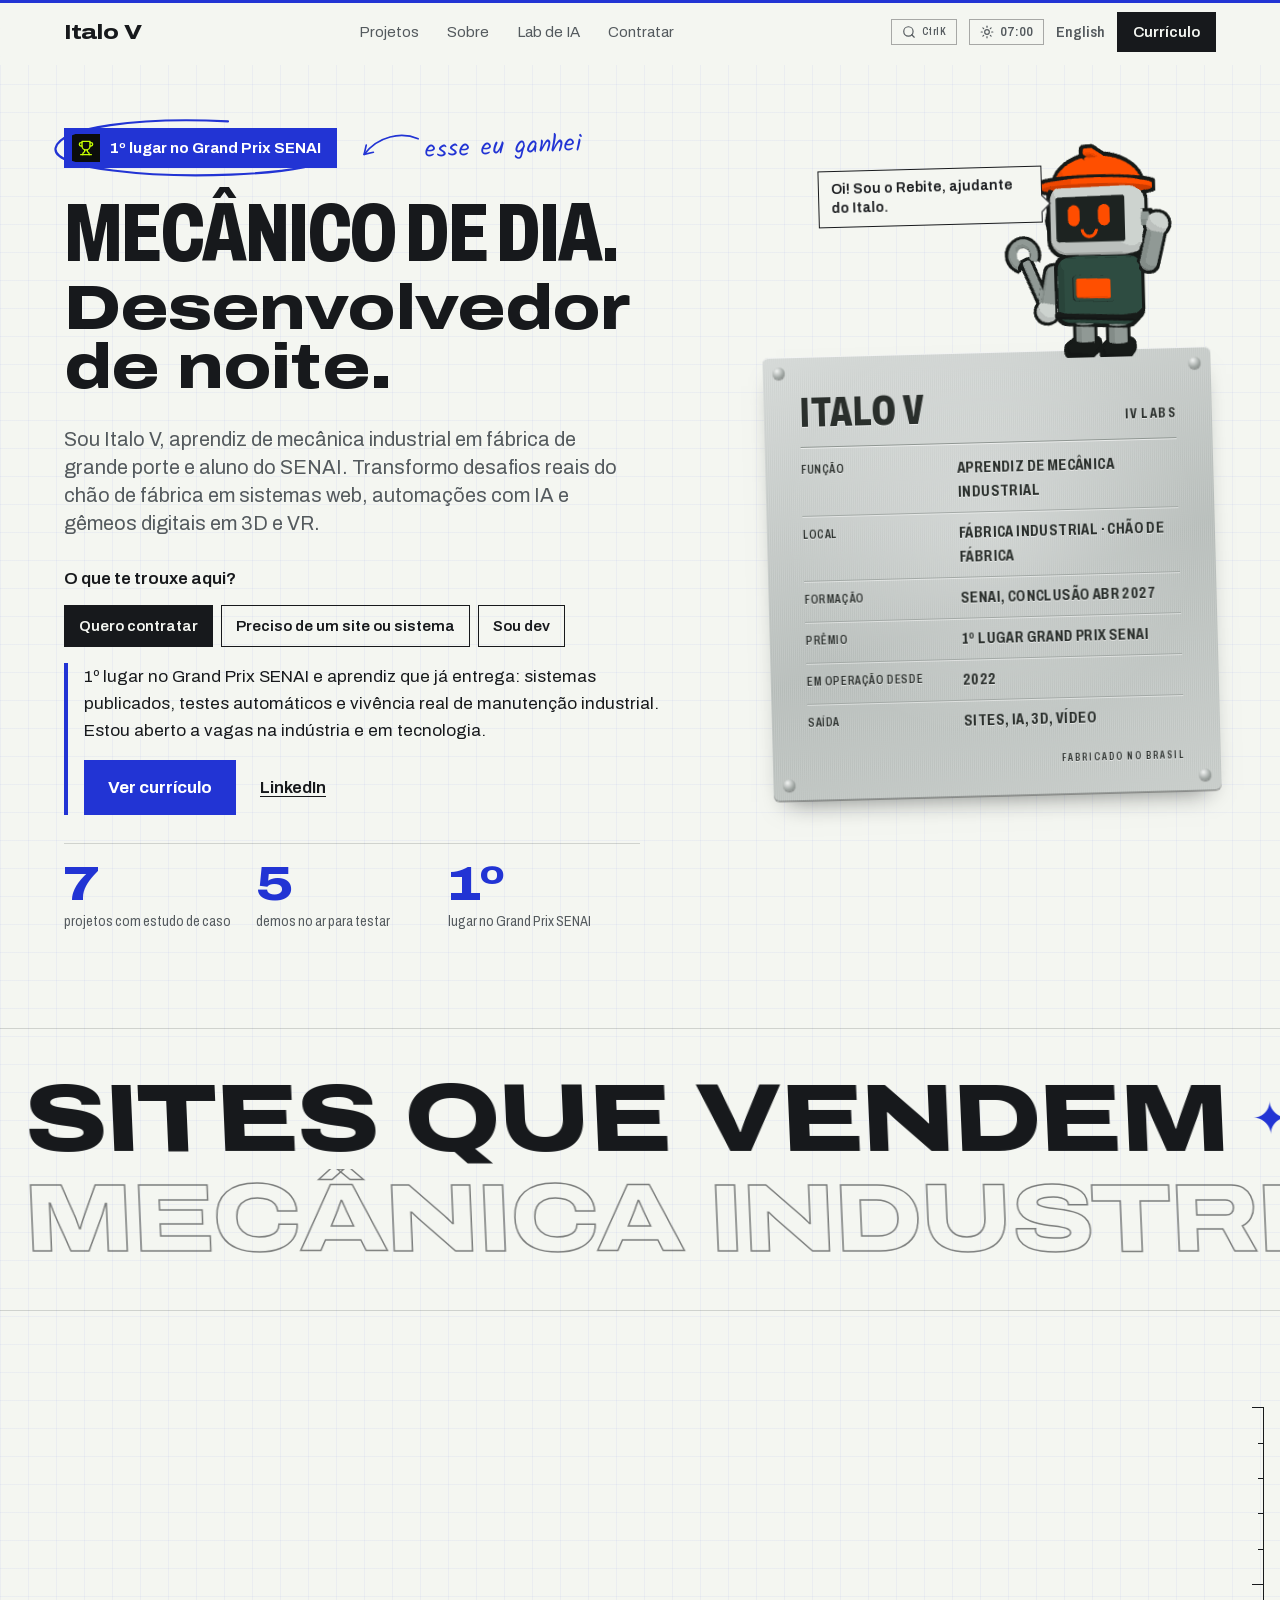
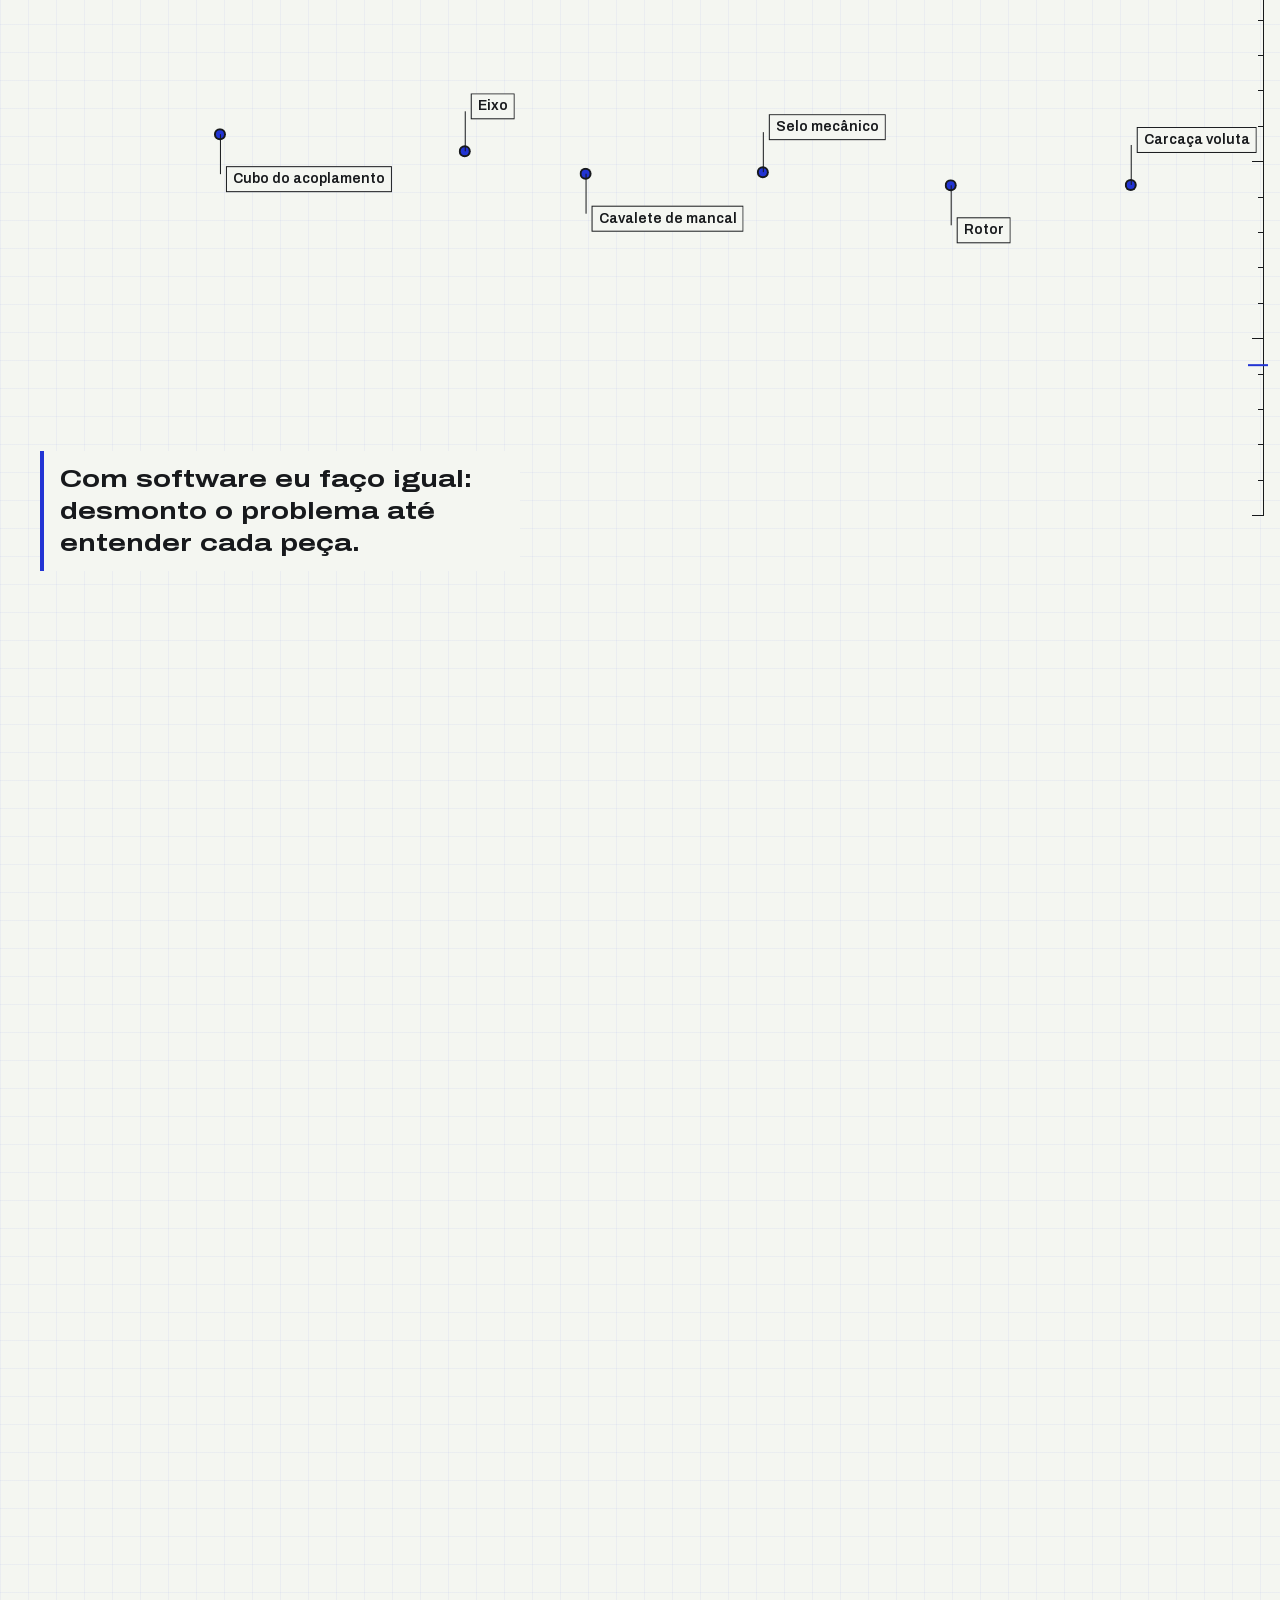
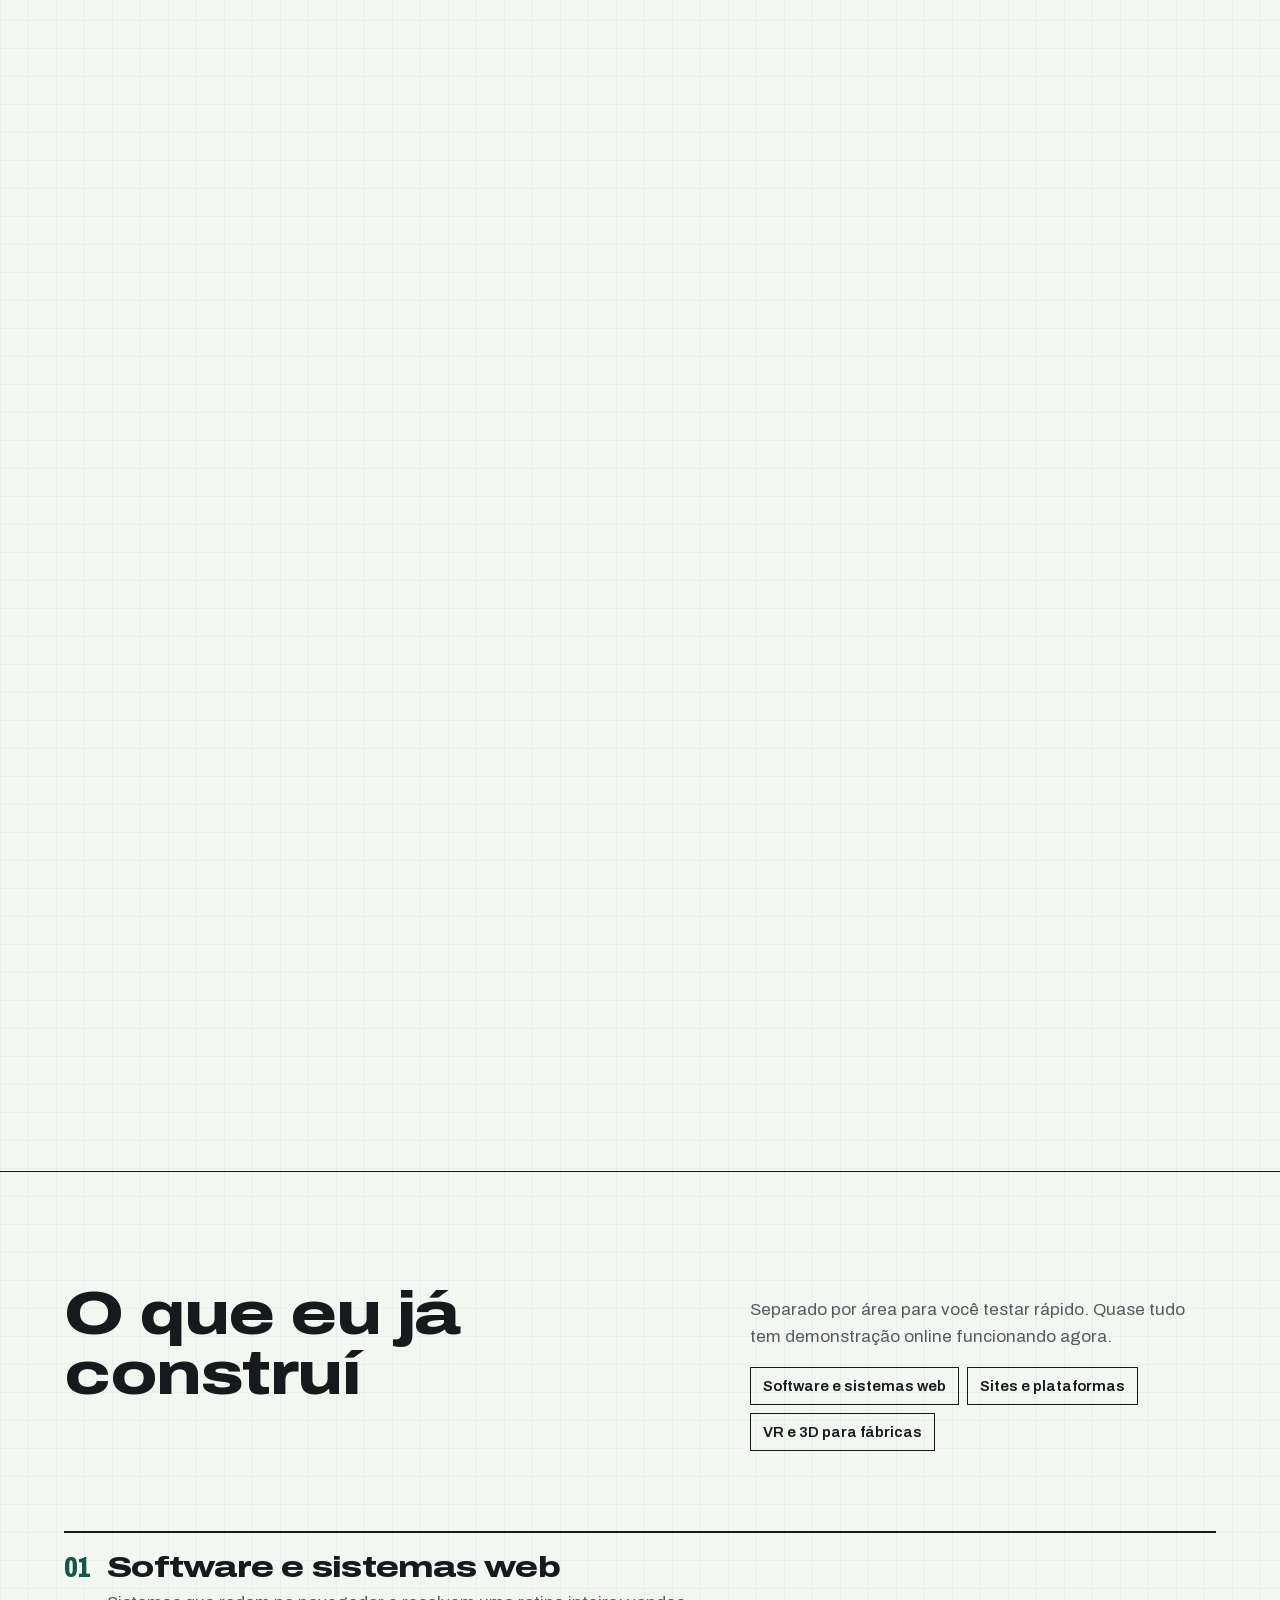
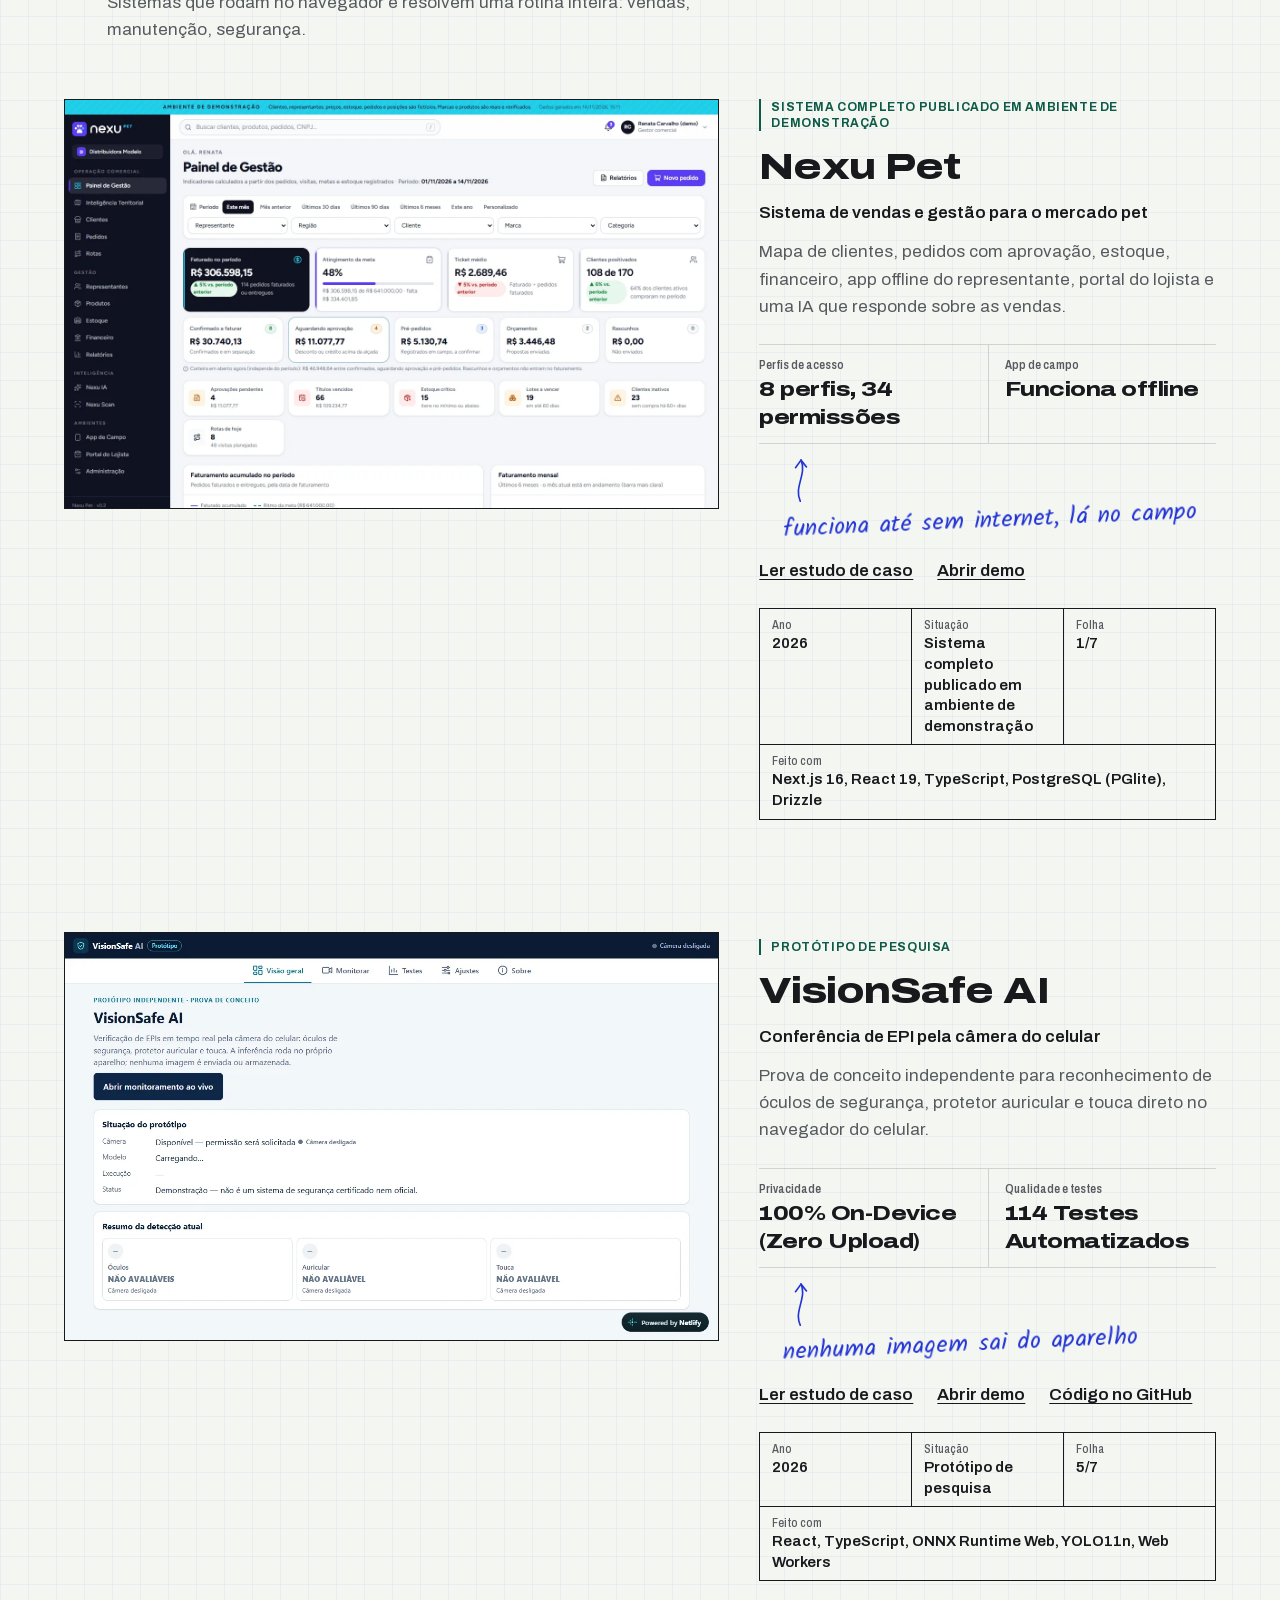
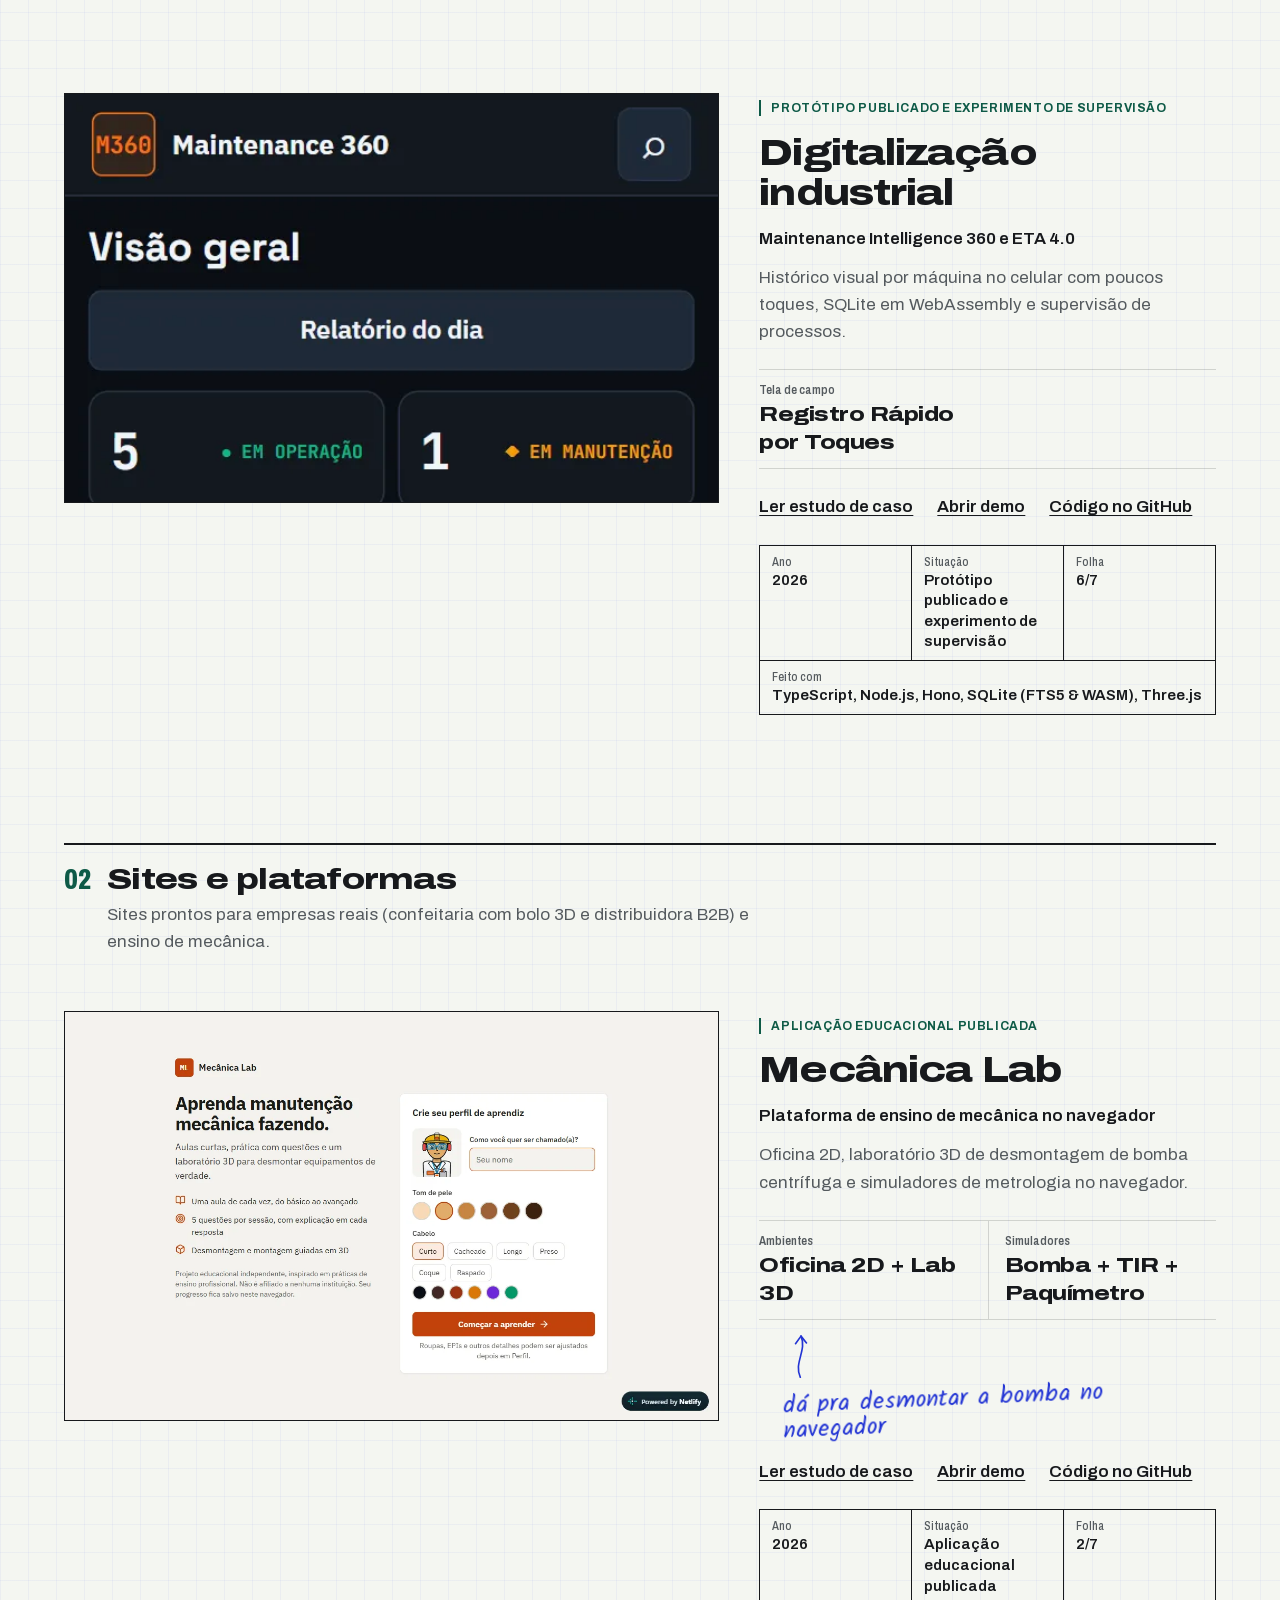
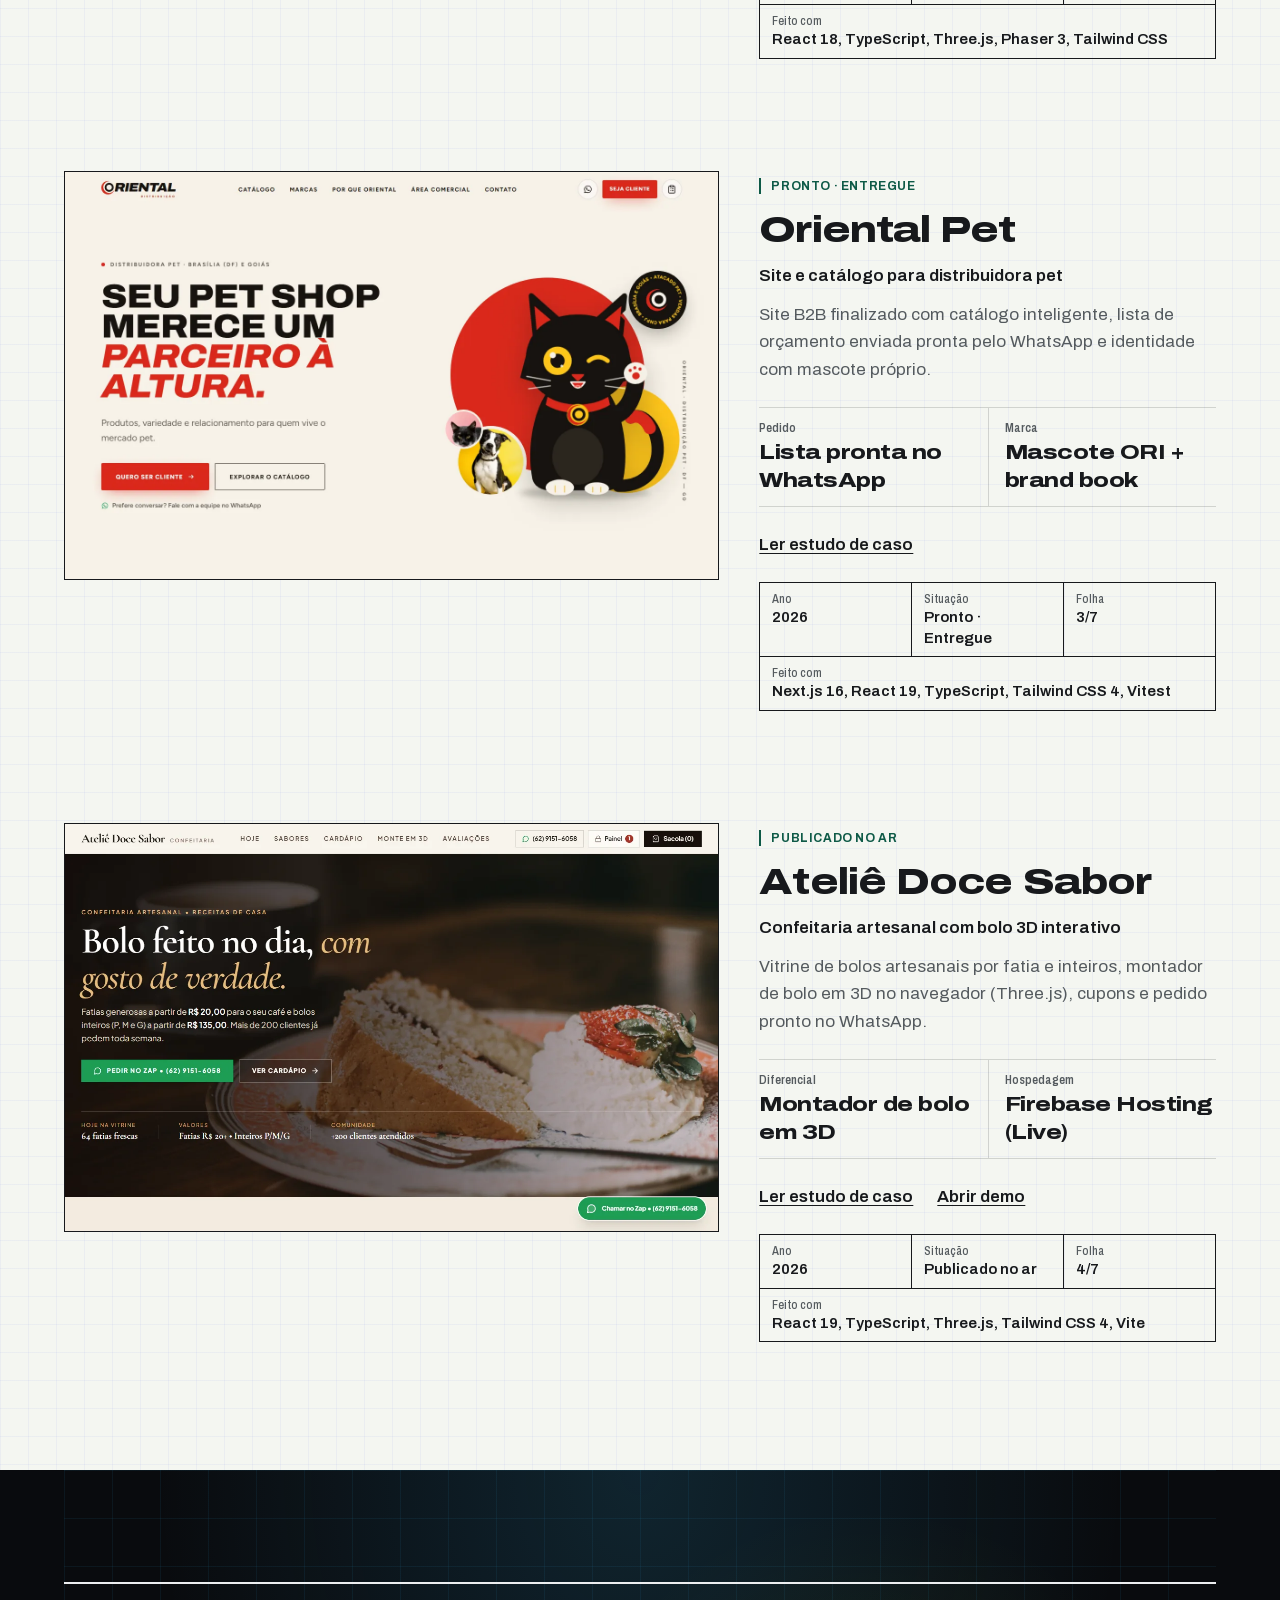
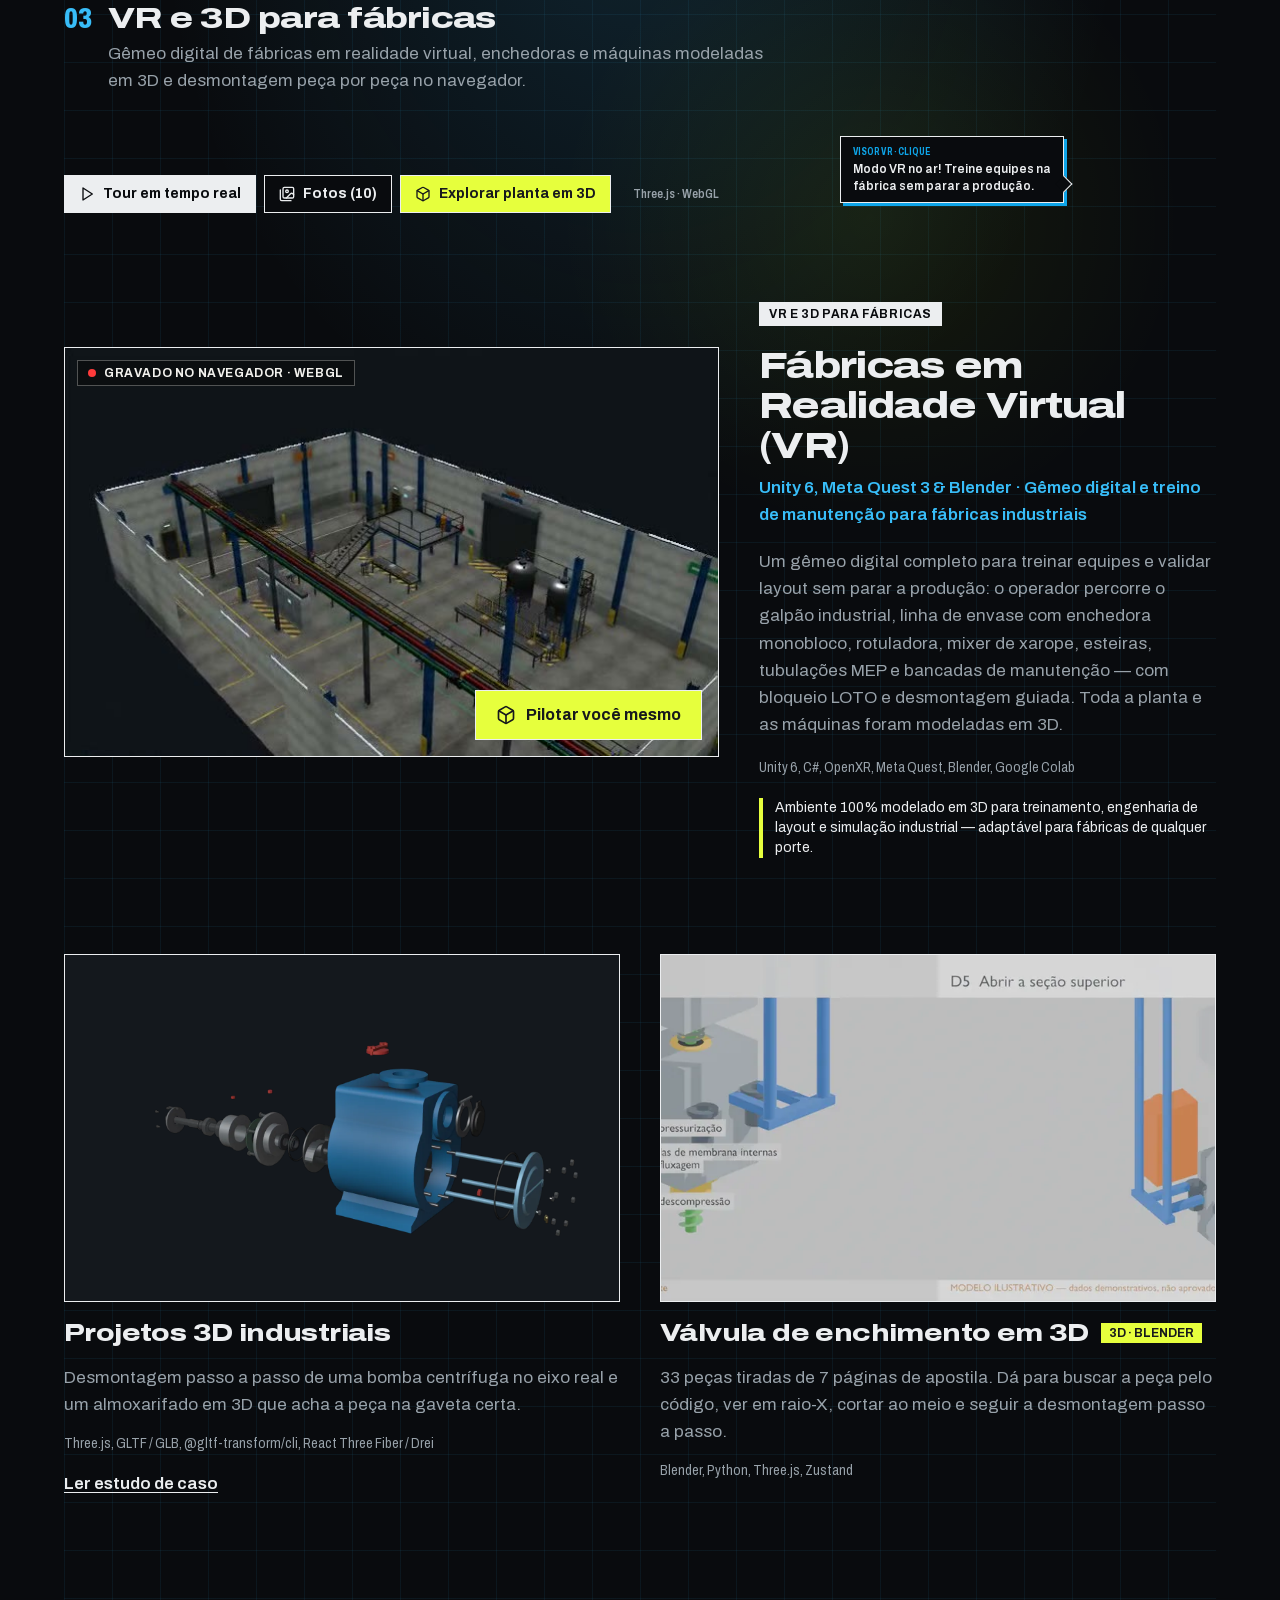
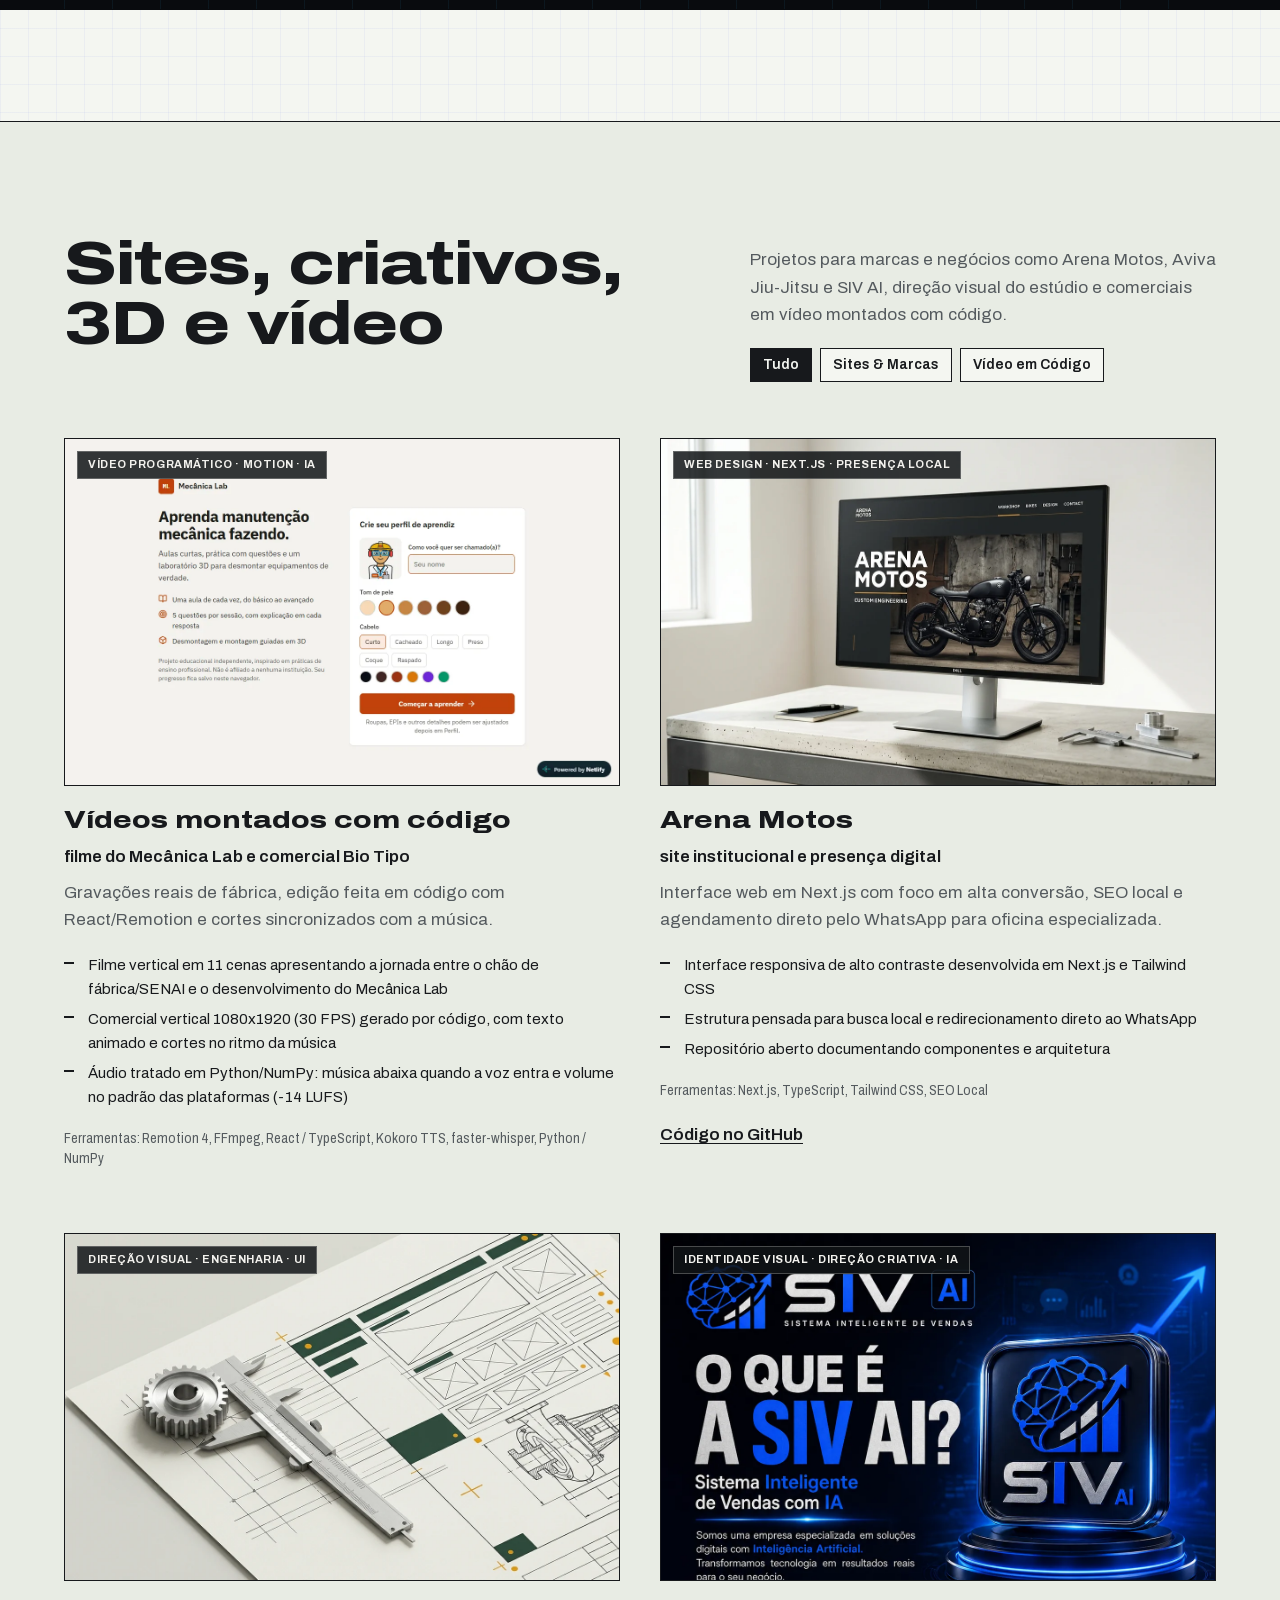
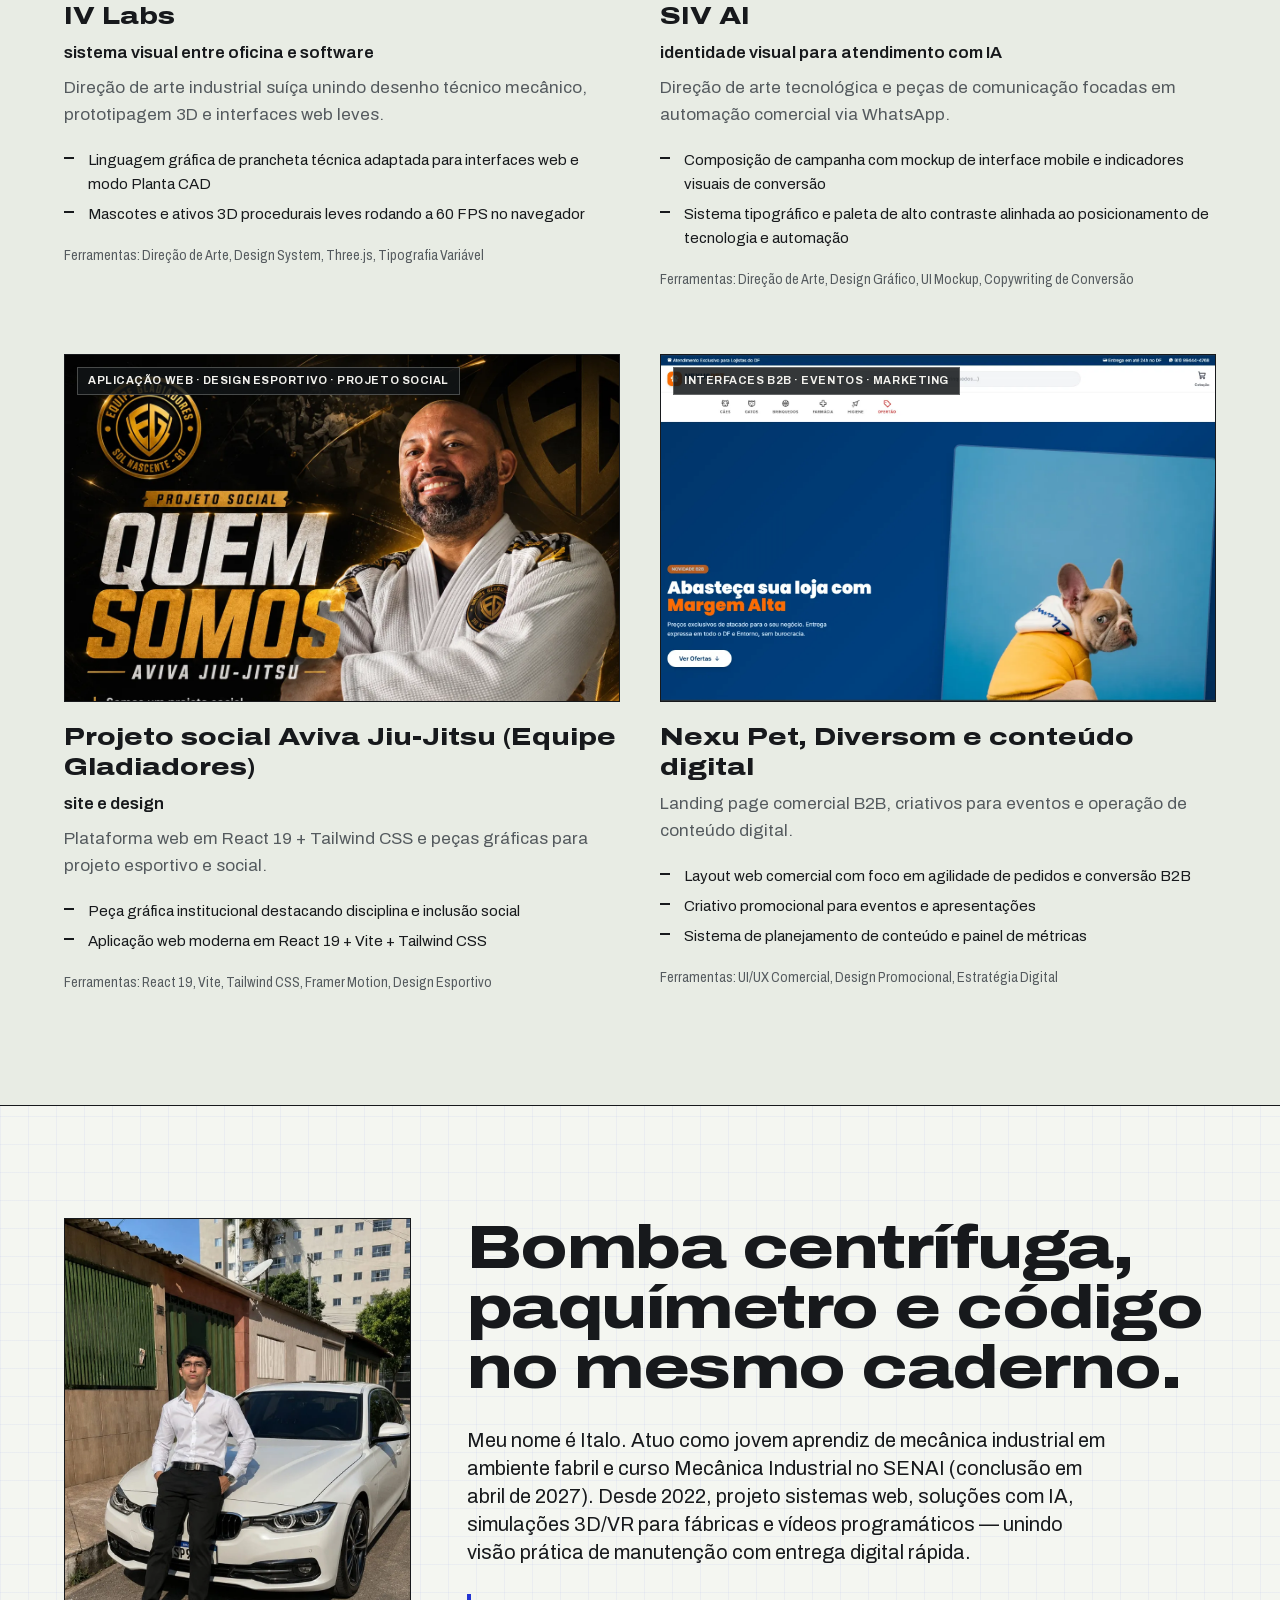
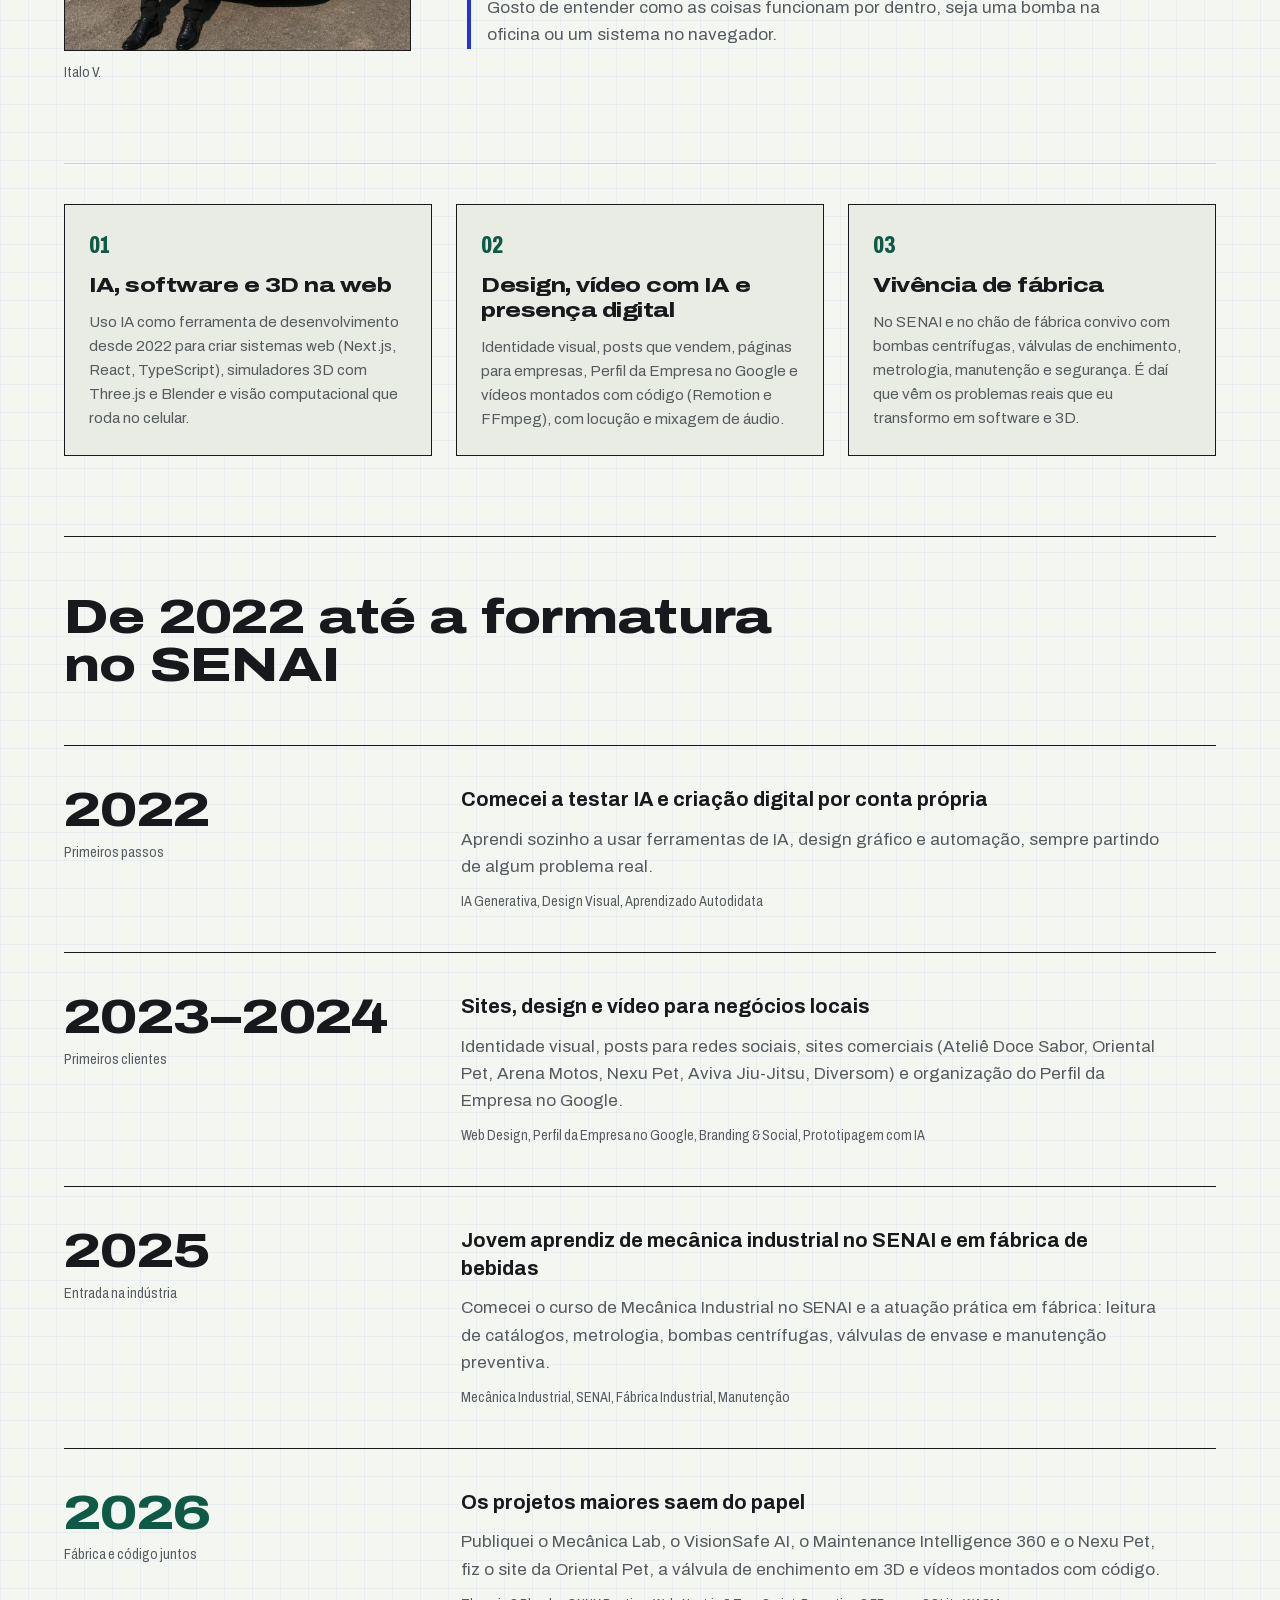
<file: index.html>
<!DOCTYPE html><!--oIflm9q1ODE6Qtr5ibxKP--><html lang="pt-BR" class="__variable_7347c0 __variable_fb3397"><head><meta charSet="utf-8"/><meta name="viewport" content="width=device-width, initial-scale=1"/><link rel="stylesheet" href="/_next/static/css/cec188c8a8479356.css" data-precedence="next"/><link rel="preload" as="script" fetchPriority="low" href="/_next/static/chunks/webpack-d3392acc0af8d1eb.js"/><script src="/_next/static/chunks/4bd1b696-c023c6e3521b1417.js" async=""></script><script src="/_next/static/chunks/255-15b9cc804e0d9c7d.js" async=""></script><script src="/_next/static/chunks/main-app-3931642fb47dfe8b.js" async=""></script><script src="/_next/static/chunks/619-ba102abea3e3d0e4.js" async=""></script><script src="/_next/static/chunks/527-5dd6312011631799.js" async=""></script><script src="/_next/static/chunks/287-1598d935783bdbd7.js" async=""></script><script src="/_next/static/chunks/app/layout-8080b5ef7c0068ca.js" async=""></script><script src="/_next/static/chunks/app/not-found-514bf6e9be1bebe1.js" async=""></script><script src="/_next/static/chunks/652-a0426bf62c5c06de.js" async=""></script><script src="/_next/static/chunks/101-08d4c51ef3b82877.js" async=""></script><script src="/_next/static/chunks/app/page-e146f6e60e9a0d91.js" async=""></script><meta http-equiv="Content-Security-Policy" content="default-src &#x27;self&#x27;; script-src &#x27;self&#x27; &#x27;unsafe-inline&#x27; &#x27;wasm-unsafe-eval&#x27;; style-src &#x27;self&#x27; &#x27;unsafe-inline&#x27;; img-src &#x27;self&#x27; data: blob:; font-src &#x27;self&#x27; data:; media-src &#x27;self&#x27; blob:; connect-src &#x27;self&#x27; blob: data:; worker-src &#x27;self&#x27; blob:; object-src &#x27;none&#x27;; base-uri &#x27;self&#x27;; form-action &#x27;none&#x27;; upgrade-insecure-requests"/><meta name="theme-color" content="#F4F6F1"/><title>Italo V | Mecânica industrial, sites, IA e 3D</title><meta name="description" content="Mecânica industrial (SENAI) na fábrica, software à noite: sites que vendem, sistemas com IA e gêmeos digitais 3D/VR para fábricas. Veja os projetos e peça um orçamento."/><meta name="author" content="Italo V."/><meta name="keywords" content="Italo V,IV LABS,Mecânica Industrial,SENAI,Fábricas Industriais,Realidade Virtual,Three.js,Inteligência Artificial,Visão Computacional,Mecânica Lab,VisionSafe AI,Maintenance Intelligence 360"/><meta name="referrer" content="strict-origin-when-cross-origin"/><meta name="creator" content="Italo V."/><meta name="robots" content="index, follow"/><link rel="canonical" href="https://italovienna-sketch.github.io"/><meta name="format-detection" content="telephone=no, address=no, email=no"/><meta property="og:title" content="Italo V | Mecânico de dia. Desenvolvedor de noite."/><meta property="og:description" content="Aprendiz de mecânica industrial que faz sistemas, sites, ferramentas com IA e 3D para empresas."/><meta property="og:url" content="https://italovienna-sketch.github.io"/><meta property="og:site_name" content="Italo V"/><meta property="og:locale" content="pt_BR"/><meta property="og:image" content="https://italovienna-sketch.github.io/og-image.png"/><meta property="og:image:width" content="1200"/><meta property="og:image:height" content="630"/><meta property="og:image:alt" content="Italo V: mecânico de dia, desenvolvedor de noite"/><meta property="og:type" content="website"/><meta name="twitter:card" content="summary_large_image"/><meta name="twitter:title" content="Italo V"/><meta name="twitter:description" content="Aprendiz de mecânica industrial que faz sites, ferramentas com IA, modelos 3D e vídeos."/><meta name="twitter:image" content="https://italovienna-sketch.github.io/og-image.png"/><link rel="icon" href="/icon-32.png" type="image/png" sizes="32x32"/><script src="/_next/static/chunks/polyfills-42372ed130431b0a.js" noModule=""></script></head><body id="top" class="min-h-screen flex flex-col bg-paper text-ink antialiased"><div hidden=""><!--$--><!--/$--></div><script type="application/ld+json">{"@context":"https://schema.org","@type":"Person","name":"Italo V.","jobTitle":"Jovem Aprendiz em Mecânica Industrial & Desenvolvedor de Projetos Independentes (IV LABS)","award":"1º lugar no Grand Prix SENAI","address":{"@type":"PostalAddress","addressCountry":"BR"},"sameAs":["https://www.linkedin.com/in/italo-viana-29924b376","https://github.com/italovienna-sketch"]}</script><a href="#main-content" class="sr-only focus:not-sr-only focus:fixed focus:top-4 focus:left-4 focus:z-[100] focus:px-4 focus:py-2 focus:bg-safety focus:text-ink focus:font-semibold">Pular para o conteúdo principal</a><div class="scroll-gauge" aria-hidden="true"></div><header class="fixed top-0 inset-x-0 z-50 no-print bg-paper/95 backdrop-blur-sm transition-[border-color] duration-200 border-b border-transparent"><div class="max-w-page mx-auto px-5 sm:px-8 h-16 flex items-center justify-between gap-6"><a class="display text-lg sm:text-xl whitespace-nowrap" href="/">Italo V</a><nav aria-label="Navegação principal" class="hidden lg:flex items-center gap-5 xl:gap-7 text-[15px]"><a class="text-graphite hover:text-ink transition-colors" href="/#iv-labs">Projetos</a><a class="text-graphite hover:text-ink transition-colors" href="/#sobre">Sobre</a><a class="text-graphite hover:text-ink transition-colors" href="/#ia">Lab de IA</a><a class="text-graphite hover:text-ink transition-colors" href="/#contratar">Contratar</a></nav><div class="hidden lg:flex items-center gap-3 text-[15px]"><button type="button" title="Busca e comandos rápidos (Ctrl+K)" aria-label="Abrir paleta de comandos (Ctrl+K)" class="inline-flex items-center gap-1.5 px-2.5 py-1 border border-ink/35 text-xs font-semibold text-graphite hover:border-ink hover:text-ink transition-colors"><svg xmlns="http://www.w3.org/2000/svg" width="24" height="24" viewBox="0 0 24 24" fill="none" stroke="currentColor" stroke-width="2" stroke-linecap="round" stroke-linejoin="round" class="lucide lucide-search w-3.5 h-3.5" aria-hidden="true"><circle cx="11" cy="11" r="8"></circle><path d="m21 21-4.3-4.3"></path></svg><kbd class="font-mono-tech text-[10px]">Ctrl K</kbd></button><span class="shift-clock inline-flex items-center gap-1.5 px-2.5 py-1 border border-ink/35 text-xs font-semibold text-graphite tabular-nums" title="Turno: 07:00, fábrica" role="img" aria-label="Turno: 07:00, fábrica"><svg xmlns="http://www.w3.org/2000/svg" width="24" height="24" viewBox="0 0 24 24" fill="none" stroke="currentColor" stroke-width="2" stroke-linecap="round" stroke-linejoin="round" class="lucide lucide-sun w-3.5 h-3.5" aria-hidden="true"><circle cx="12" cy="12" r="4"></circle><path d="M12 2v2"></path><path d="M12 20v2"></path><path d="m4.93 4.93 1.41 1.41"></path><path d="m17.66 17.66 1.41 1.41"></path><path d="M2 12h2"></path><path d="M20 12h2"></path><path d="m6.34 17.66-1.41 1.41"></path><path d="m19.07 4.93-1.41 1.41"></path></svg><span aria-hidden="true">07<!-- -->:<!-- -->00</span></span><button type="button" aria-label="English: mudar idioma para Inglês" class="font-narrow font-semibold text-graphite hover:text-ink">English</button><a class="px-4 py-2 bg-ink text-paper font-semibold hover:bg-safety hover:text-ink transition-colors" href="/curriculo">Currículo</a></div><div class="flex lg:hidden items-center gap-3"><button type="button" aria-label="Busca rápida" class="p-1.5 border border-ink/35 text-graphite"><svg xmlns="http://www.w3.org/2000/svg" width="24" height="24" viewBox="0 0 24 24" fill="none" stroke="currentColor" stroke-width="2" stroke-linecap="round" stroke-linejoin="round" class="lucide lucide-search w-4 h-4"><circle cx="11" cy="11" r="8"></circle><path d="m21 21-4.3-4.3"></path></svg></button><button type="button" aria-label="EN: mudar idioma para Inglês" class="font-narrow font-semibold text-sm text-graphite">EN</button><button type="button" aria-expanded="false" aria-label="Abrir menu" class="p-2 -mr-2"><svg xmlns="http://www.w3.org/2000/svg" width="24" height="24" viewBox="0 0 24 24" fill="none" stroke="currentColor" stroke-width="2" stroke-linecap="round" stroke-linejoin="round" class="lucide lucide-menu w-6 h-6"><line x1="4" x2="20" y1="12" y2="12"></line><line x1="4" x2="20" y1="6" y2="6"></line><line x1="4" x2="20" y1="18" y2="18"></line></svg></button></div></div></header><main id="main-content" class="flex-1"><section id="hero" aria-labelledby="hero-heading" class="pt-24 pb-16 sm:pt-32 sm:pb-24"><div class="max-w-page mx-auto px-5 sm:px-8 grid grid-cols-1 lg:grid-cols-12 gap-12 lg:gap-10 items-start"><div class="lg:col-span-7 space-y-7"><div class="flex flex-wrap items-center gap-x-5 gap-y-1"><span data-draw="true" class="pen-note relative inline-block "><a href="/curriculo" data-magnetic="true" class="award-badge inline-flex items-center gap-2.5 pl-2 pr-4 py-1.5 bg-safety font-bold text-sm sm:text-[15px]"><span class="grid h-7 w-7 place-items-center bg-[#0B0D0C] text-[#C6FF00]"><svg xmlns="http://www.w3.org/2000/svg" width="24" height="24" viewBox="0 0 24 24" fill="none" stroke="currentColor" stroke-width="2" stroke-linecap="round" stroke-linejoin="round" class="lucide lucide-trophy h-4 w-4" aria-hidden="true"><path d="M6 9H4.5a2.5 2.5 0 0 1 0-5H6"></path><path d="M18 9h1.5a2.5 2.5 0 0 0 0-5H18"></path><path d="M4 22h16"></path><path d="M10 14.66V17c0 .55-.47.98-.97 1.21C7.85 18.75 7 20.24 7 22"></path><path d="M14 14.66V17c0 .55.47.98.97 1.21C16.15 18.75 17 20.24 17 22"></path><path d="M18 2H6v7a6 6 0 0 0 12 0V2Z"></path></svg></span>1º lugar no Grand Prix SENAI</a><svg viewBox="0 0 200 60" preserveAspectRatio="none" class="pen-stroke pointer-events-none absolute -inset-x-4 -inset-y-3 h-[calc(100%+1.5rem)] w-[calc(100%+2rem)]" fill="none" stroke="currentColor" stroke-width="2.2" stroke-linecap="round" aria-hidden="true"><path d="M118 5 C 60 1, 8 10, 5 30 C 2 50, 70 58, 120 55 C 172 52, 198 40, 194 24 C 190 8, 150 3, 96 6" pathLength="1" vector-effect="non-scaling-stroke"></path></svg></span><span data-draw="true" aria-hidden="true" class="pen-note inline-flex items-center gap-1 "><svg viewBox="0 0 90 50" class="pen-stroke shrink-0 h-9 w-16" fill="none" stroke="currentColor" stroke-width="2.4" stroke-linecap="round" stroke-linejoin="round" aria-hidden="true"><path d="M86 12 C 62 2, 30 8, 10 34" pathLength="1"></path><path d="M10 34 L 13 21 M10 34 L 23 31" pathLength="1" class="pen-head"></path></svg><span class="pen-text font-pen text-[1.35rem] sm:text-[1.5rem] leading-[1.05]">esse eu ganhei</span></span></div><h1 id="hero-heading" class="elastic text-ink"><span class="sr-only">Mecânico de dia. Desenvolvedor de noite.</span><span aria-hidden="true" class="block font-stamp font-extrabold uppercase leading-[0.9] text-[3rem] sm:text-[4.6rem] lg:text-[5.2rem] tracking-tight lg:whitespace-nowrap"><span class="inline-block whitespace-nowrap"><span data-l="" data-base="68" data-peak="100">M</span><span data-l="" data-base="68" data-peak="100">e</span><span data-l="" data-base="68" data-peak="100">c</span><span data-l="" data-base="68" data-peak="100">â</span><span data-l="" data-base="68" data-peak="100">n</span><span data-l="" data-base="68" data-peak="100">i</span><span data-l="" data-base="68" data-peak="100">c</span><span data-l="" data-base="68" data-peak="100">o</span></span> <span class="inline-block whitespace-nowrap"><span data-l="" data-base="68" data-peak="100">d</span><span data-l="" data-base="68" data-peak="100">e</span></span> <span class="inline-block whitespace-nowrap"><span data-l="" data-base="68" data-peak="100">d</span><span data-l="" data-base="68" data-peak="100">i</span><span data-l="" data-base="68" data-peak="100">a</span><span data-l="" data-base="68" data-peak="100">.</span></span></span><span aria-hidden="true" class="block display text-[1.95rem] min-[400px]:text-[2.2rem] sm:text-[3.6rem] lg:text-[3.9rem] lg:whitespace-nowrap mt-2"><span class="inline-block whitespace-nowrap"><span data-l="" data-base="125" data-peak="80">D</span><span data-l="" data-base="125" data-peak="80">e</span><span data-l="" data-base="125" data-peak="80">s</span><span data-l="" data-base="125" data-peak="80">e</span><span data-l="" data-base="125" data-peak="80">n</span><span data-l="" data-base="125" data-peak="80">v</span><span data-l="" data-base="125" data-peak="80">o</span><span data-l="" data-base="125" data-peak="80">l</span><span data-l="" data-base="125" data-peak="80">v</span><span data-l="" data-base="125" data-peak="80">e</span><span data-l="" data-base="125" data-peak="80">d</span><span data-l="" data-base="125" data-peak="80">o</span><span data-l="" data-base="125" data-peak="80">r</span></span></span><span aria-hidden="true" class="block display text-[1.95rem] min-[400px]:text-[2.2rem] sm:text-[3.6rem] lg:text-[3.9rem] lg:whitespace-nowrap "><span class="inline-block whitespace-nowrap"><span data-l="" data-base="125" data-peak="80">d</span><span data-l="" data-base="125" data-peak="80">e</span></span> <span class="inline-block whitespace-nowrap"><span data-l="" data-base="125" data-peak="80">n</span><span data-l="" data-base="125" data-peak="80">o</span><span data-l="" data-base="125" data-peak="80">i</span><span data-l="" data-base="125" data-peak="80">t</span><span data-l="" data-base="125" data-peak="80">e</span><span data-l="" data-base="125" data-peak="80">.</span></span></span></h1><p class="text-lg sm:text-xl text-graphite max-w-[36rem]">Sou Italo V, aprendiz de mecânica industrial em fábrica de grande porte e aluno do SENAI. Transformo desafios reais do chão de fábrica em sistemas web, automações com IA e gêmeos digitais em 3D e VR.</p><div><p id="audience-label" class="font-semibold mb-3">O que te trouxe aqui?</p><div role="tablist" aria-labelledby="audience-label" class="flex flex-wrap gap-2"><button type="button" role="tab" id="aud-tab-hire" aria-selected="true" aria-controls="aud-panel" tabindex="0" class="px-3.5 py-2 border border-ink text-[15px] font-semibold transition-colors bg-ink text-paper">Quero contratar</button><button type="button" role="tab" id="aud-tab-build" aria-selected="false" aria-controls="aud-panel" tabindex="-1" class="px-3.5 py-2 border border-ink text-[15px] font-semibold transition-colors hover:bg-paper-2">Preciso de um site ou sistema</button><button type="button" role="tab" id="aud-tab-dev" aria-selected="false" aria-controls="aud-panel" tabindex="-1" class="px-3.5 py-2 border border-ink text-[15px] font-semibold transition-colors hover:bg-paper-2">Sou dev</button></div><div id="aud-panel" role="tabpanel" aria-labelledby="aud-tab-hire" class="mt-4 border-l-4 border-safety pl-4 animate-fadeIn"><p class="max-w-[36rem]">1º lugar no Grand Prix SENAI e aprendiz que já entrega: sistemas publicados, testes automáticos e vivência real de manutenção industrial. Estou aberto a vagas na indústria e em tecnologia.</p><div class="mt-4 flex flex-wrap items-center gap-x-6 gap-y-3"><a href="/curriculo" data-magnetic="true" class="px-6 py-3.5 bg-safety font-bold hover:brightness-110 transition-[filter]">Ver currículo</a><a href="https://www.linkedin.com/in/italo-viana-29924b376" target="_blank" rel="noopener noreferrer" class="link font-semibold">LinkedIn</a></div></div></div><dl class="grid grid-cols-3 max-w-[36rem] border-t border-rule pt-4"><div class="pr-3"><dt class="sr-only">projetos com estudo de caso</dt><dd class="display text-3xl sm:text-5xl text-safety" data-count="7">7</dd><dd class="font-narrow text-sm text-graphite leading-snug mt-1">projetos com estudo de caso</dd></div><div class="pr-3"><dt class="sr-only">demos no ar para testar</dt><dd class="display text-3xl sm:text-5xl text-safety" data-count="5">5</dd><dd class="font-narrow text-sm text-graphite leading-snug mt-1">demos no ar para testar</dd></div><div class="pr-3"><dt class="sr-only">lugar no Grand Prix SENAI</dt><dd class="display text-3xl sm:text-5xl text-safety">1º</dd><dd class="font-narrow text-sm text-graphite leading-snug mt-1">lugar no Grand Prix SENAI</dd></div></dl></div><div class="lg:col-span-5 max-w-md w-full lg:justify-self-end pt-40 lg:pt-56"><div class="animate-plate relative"><div class="absolute right-2 bottom-[calc(100%-8px)] h-[190px] w-[175px] sm:h-[220px] sm:w-[200px] z-10"><div class="relative h-full w-full [&amp;&gt;canvas]:block"><p role="status" aria-live="polite" class="absolute bottom-[62%] right-[78%] w-44 sm:w-56 bg-paper border border-ink px-3 py-2 text-sm font-semibold leading-snug transition-opacity duration-200 opacity-0 pointer-events-none"><span aria-hidden="true" class="absolute -right-[7px] bottom-3 h-3 w-3 rotate-45 border-r border-t border-ink bg-paper"></span></p></div></div><div class="nameplate px-6 pt-7 pb-6 sm:px-9 sm:pt-9 sm:pb-7" role="img" aria-label="Placa de identificação: Italo V, aprendiz de mecânica industrial, SENAI com conclusão em abril de 2027, 1º lugar no Grand Prix SENAI, fazendo projetos desde 2022."><span class="rivet top-2.5 left-2.5"></span><span class="rivet top-2.5 right-2.5"></span><span class="rivet bottom-2.5 left-2.5"></span><span class="rivet bottom-2.5 right-2.5"></span><div class="engraved uppercase" aria-hidden="true"><div class="flex items-baseline justify-between gap-4 pb-3 border-b border-[#8f9692] shadow-[0_1px_0_rgba(255,255,255,0.6)]"><span class="font-stamp font-extrabold text-[2.1rem] sm:text-[2.6rem] leading-none tracking-wide">Italo V</span><span class="font-stamp font-bold text-sm tracking-widest">IV Labs</span></div><dl class="pt-1"><div class="grid grid-cols-[7.5rem_1fr] sm:grid-cols-[9rem_1fr] gap-3 py-2 border-b border-[#a3a9a6] shadow-[0_1px_0_rgba(255,255,255,0.45)] last:border-0 last:shadow-none"><dt class="font-stamp text-[11px] sm:text-xs font-semibold tracking-wider pt-0.5">Função</dt><dd class="font-stamp text-sm sm:text-base font-bold tracking-wide">Aprendiz de mecânica industrial</dd></div><div class="grid grid-cols-[7.5rem_1fr] sm:grid-cols-[9rem_1fr] gap-3 py-2 border-b border-[#a3a9a6] shadow-[0_1px_0_rgba(255,255,255,0.45)] last:border-0 last:shadow-none"><dt class="font-stamp text-[11px] sm:text-xs font-semibold tracking-wider pt-0.5">Local</dt><dd class="font-stamp text-sm sm:text-base font-bold tracking-wide">Fábrica industrial · Chão de fábrica</dd></div><div class="grid grid-cols-[7.5rem_1fr] sm:grid-cols-[9rem_1fr] gap-3 py-2 border-b border-[#a3a9a6] shadow-[0_1px_0_rgba(255,255,255,0.45)] last:border-0 last:shadow-none"><dt class="font-stamp text-[11px] sm:text-xs font-semibold tracking-wider pt-0.5">Formação</dt><dd class="font-stamp text-sm sm:text-base font-bold tracking-wide">SENAI, conclusão abr 2027</dd></div><div class="grid grid-cols-[7.5rem_1fr] sm:grid-cols-[9rem_1fr] gap-3 py-2 border-b border-[#a3a9a6] shadow-[0_1px_0_rgba(255,255,255,0.45)] last:border-0 last:shadow-none"><dt class="font-stamp text-[11px] sm:text-xs font-semibold tracking-wider pt-0.5">Prêmio</dt><dd class="font-stamp text-sm sm:text-base font-bold tracking-wide">1º lugar Grand Prix SENAI</dd></div><div class="grid grid-cols-[7.5rem_1fr] sm:grid-cols-[9rem_1fr] gap-3 py-2 border-b border-[#a3a9a6] shadow-[0_1px_0_rgba(255,255,255,0.45)] last:border-0 last:shadow-none"><dt class="font-stamp text-[11px] sm:text-xs font-semibold tracking-wider pt-0.5">Em operação desde</dt><dd class="font-stamp text-sm sm:text-base font-bold tracking-wide">2022</dd></div><div class="grid grid-cols-[7.5rem_1fr] sm:grid-cols-[9rem_1fr] gap-3 py-2 border-b border-[#a3a9a6] shadow-[0_1px_0_rgba(255,255,255,0.45)] last:border-0 last:shadow-none"><dt class="font-stamp text-[11px] sm:text-xs font-semibold tracking-wider pt-0.5">Saída</dt><dd class="font-stamp text-sm sm:text-base font-bold tracking-wide">Sites, IA, 3D, vídeo</dd></div></dl><div class="pt-3 font-stamp text-[10px] font-semibold tracking-[0.2em] text-right">Fabricado no Brasil</div></div></div></div></div></div></section><section aria-label="O que eu faço" class="relative py-6 sm:py-10 border-y border-rule overflow-hidden"><p class="sr-only">Sites que vendem, Sistemas com IA, Gêmeos digitais 3D, VR para fábricas, Mecânica industrial, Next.js + Three.js, Vídeo feito com código, 1º lugar Grand Prix SENAI</p><div class="overflow-hidden" aria-hidden="true"><div data-ticker="true" class="will-change-transform"><div class="ticker-track "><span class="flex shrink-0 items-center"><span class="flex items-center"><span class="font-play font-extrabold uppercase whitespace-nowrap text-[13vw] sm:text-[7.5vw] leading-[1.05] px-[0.25em] ">Sites que vendem</span><span class="ticker-star text-safety text-[6vw] sm:text-[3.5vw]">✦</span></span><span class="flex items-center"><span class="font-play font-extrabold uppercase whitespace-nowrap text-[13vw] sm:text-[7.5vw] leading-[1.05] px-[0.25em] ">Sistemas com IA</span><span class="ticker-star text-safety text-[6vw] sm:text-[3.5vw]">✦</span></span><span class="flex items-center"><span class="font-play font-extrabold uppercase whitespace-nowrap text-[13vw] sm:text-[7.5vw] leading-[1.05] px-[0.25em] ">Gêmeos digitais 3D</span><span class="ticker-star text-safety text-[6vw] sm:text-[3.5vw]">✦</span></span><span class="flex items-center"><span class="font-play font-extrabold uppercase whitespace-nowrap text-[13vw] sm:text-[7.5vw] leading-[1.05] px-[0.25em] ">VR para fábricas</span><span class="ticker-star text-safety text-[6vw] sm:text-[3.5vw]">✦</span></span><span class="flex items-center"><span class="font-play font-extrabold uppercase whitespace-nowrap text-[13vw] sm:text-[7.5vw] leading-[1.05] px-[0.25em] ">Sites que vendem</span><span class="ticker-star text-safety text-[6vw] sm:text-[3.5vw]">✦</span></span><span class="flex items-center"><span class="font-play font-extrabold uppercase whitespace-nowrap text-[13vw] sm:text-[7.5vw] leading-[1.05] px-[0.25em] ">Sistemas com IA</span><span class="ticker-star text-safety text-[6vw] sm:text-[3.5vw]">✦</span></span><span class="flex items-center"><span class="font-play font-extrabold uppercase whitespace-nowrap text-[13vw] sm:text-[7.5vw] leading-[1.05] px-[0.25em] ">Gêmeos digitais 3D</span><span class="ticker-star text-safety text-[6vw] sm:text-[3.5vw]">✦</span></span><span class="flex items-center"><span class="font-play font-extrabold uppercase whitespace-nowrap text-[13vw] sm:text-[7.5vw] leading-[1.05] px-[0.25em] ">VR para fábricas</span><span class="ticker-star text-safety text-[6vw] sm:text-[3.5vw]">✦</span></span></span><span class="flex shrink-0 items-center"><span class="flex items-center"><span class="font-play font-extrabold uppercase whitespace-nowrap text-[13vw] sm:text-[7.5vw] leading-[1.05] px-[0.25em] ">Sites que vendem</span><span class="ticker-star text-safety text-[6vw] sm:text-[3.5vw]">✦</span></span><span class="flex items-center"><span class="font-play font-extrabold uppercase whitespace-nowrap text-[13vw] sm:text-[7.5vw] leading-[1.05] px-[0.25em] ">Sistemas com IA</span><span class="ticker-star text-safety text-[6vw] sm:text-[3.5vw]">✦</span></span><span class="flex items-center"><span class="font-play font-extrabold uppercase whitespace-nowrap text-[13vw] sm:text-[7.5vw] leading-[1.05] px-[0.25em] ">Gêmeos digitais 3D</span><span class="ticker-star text-safety text-[6vw] sm:text-[3.5vw]">✦</span></span><span class="flex items-center"><span class="font-play font-extrabold uppercase whitespace-nowrap text-[13vw] sm:text-[7.5vw] leading-[1.05] px-[0.25em] ">VR para fábricas</span><span class="ticker-star text-safety text-[6vw] sm:text-[3.5vw]">✦</span></span><span class="flex items-center"><span class="font-play font-extrabold uppercase whitespace-nowrap text-[13vw] sm:text-[7.5vw] leading-[1.05] px-[0.25em] ">Sites que vendem</span><span class="ticker-star text-safety text-[6vw] sm:text-[3.5vw]">✦</span></span><span class="flex items-center"><span class="font-play font-extrabold uppercase whitespace-nowrap text-[13vw] sm:text-[7.5vw] leading-[1.05] px-[0.25em] ">Sistemas com IA</span><span class="ticker-star text-safety text-[6vw] sm:text-[3.5vw]">✦</span></span><span class="flex items-center"><span class="font-play font-extrabold uppercase whitespace-nowrap text-[13vw] sm:text-[7.5vw] leading-[1.05] px-[0.25em] ">Gêmeos digitais 3D</span><span class="ticker-star text-safety text-[6vw] sm:text-[3.5vw]">✦</span></span><span class="flex items-center"><span class="font-play font-extrabold uppercase whitespace-nowrap text-[13vw] sm:text-[7.5vw] leading-[1.05] px-[0.25em] ">VR para fábricas</span><span class="ticker-star text-safety text-[6vw] sm:text-[3.5vw]">✦</span></span></span></div></div></div><div class="overflow-hidden" aria-hidden="true"><div data-ticker="true" class="will-change-transform"><div class="ticker-track ticker-reverse"><span class="flex shrink-0 items-center"><span class="flex items-center"><span class="font-play font-extrabold uppercase whitespace-nowrap text-[13vw] sm:text-[7.5vw] leading-[1.05] px-[0.25em] ticker-outline">Mecânica industrial</span><span class="ticker-star text-safety text-[6vw] sm:text-[3.5vw]">✦</span></span><span class="flex items-center"><span class="font-play font-extrabold uppercase whitespace-nowrap text-[13vw] sm:text-[7.5vw] leading-[1.05] px-[0.25em] ticker-outline">Next.js + Three.js</span><span class="ticker-star text-safety text-[6vw] sm:text-[3.5vw]">✦</span></span><span class="flex items-center"><span class="font-play font-extrabold uppercase whitespace-nowrap text-[13vw] sm:text-[7.5vw] leading-[1.05] px-[0.25em] ticker-outline">Vídeo feito com código</span><span class="ticker-star text-safety text-[6vw] sm:text-[3.5vw]">✦</span></span><span class="flex items-center"><span class="font-play font-extrabold uppercase whitespace-nowrap text-[13vw] sm:text-[7.5vw] leading-[1.05] px-[0.25em] ticker-outline">1º lugar Grand Prix SENAI</span><span class="ticker-star text-safety text-[6vw] sm:text-[3.5vw]">✦</span></span><span class="flex items-center"><span class="font-play font-extrabold uppercase whitespace-nowrap text-[13vw] sm:text-[7.5vw] leading-[1.05] px-[0.25em] ticker-outline">Mecânica industrial</span><span class="ticker-star text-safety text-[6vw] sm:text-[3.5vw]">✦</span></span><span class="flex items-center"><span class="font-play font-extrabold uppercase whitespace-nowrap text-[13vw] sm:text-[7.5vw] leading-[1.05] px-[0.25em] ticker-outline">Next.js + Three.js</span><span class="ticker-star text-safety text-[6vw] sm:text-[3.5vw]">✦</span></span><span class="flex items-center"><span class="font-play font-extrabold uppercase whitespace-nowrap text-[13vw] sm:text-[7.5vw] leading-[1.05] px-[0.25em] ticker-outline">Vídeo feito com código</span><span class="ticker-star text-safety text-[6vw] sm:text-[3.5vw]">✦</span></span><span class="flex items-center"><span class="font-play font-extrabold uppercase whitespace-nowrap text-[13vw] sm:text-[7.5vw] leading-[1.05] px-[0.25em] ticker-outline">1º lugar Grand Prix SENAI</span><span class="ticker-star text-safety text-[6vw] sm:text-[3.5vw]">✦</span></span></span><span class="flex shrink-0 items-center"><span class="flex items-center"><span class="font-play font-extrabold uppercase whitespace-nowrap text-[13vw] sm:text-[7.5vw] leading-[1.05] px-[0.25em] ticker-outline">Mecânica industrial</span><span class="ticker-star text-safety text-[6vw] sm:text-[3.5vw]">✦</span></span><span class="flex items-center"><span class="font-play font-extrabold uppercase whitespace-nowrap text-[13vw] sm:text-[7.5vw] leading-[1.05] px-[0.25em] ticker-outline">Next.js + Three.js</span><span class="ticker-star text-safety text-[6vw] sm:text-[3.5vw]">✦</span></span><span class="flex items-center"><span class="font-play font-extrabold uppercase whitespace-nowrap text-[13vw] sm:text-[7.5vw] leading-[1.05] px-[0.25em] ticker-outline">Vídeo feito com código</span><span class="ticker-star text-safety text-[6vw] sm:text-[3.5vw]">✦</span></span><span class="flex items-center"><span class="font-play font-extrabold uppercase whitespace-nowrap text-[13vw] sm:text-[7.5vw] leading-[1.05] px-[0.25em] ticker-outline">1º lugar Grand Prix SENAI</span><span class="ticker-star text-safety text-[6vw] sm:text-[3.5vw]">✦</span></span><span class="flex items-center"><span class="font-play font-extrabold uppercase whitespace-nowrap text-[13vw] sm:text-[7.5vw] leading-[1.05] px-[0.25em] ticker-outline">Mecânica industrial</span><span class="ticker-star text-safety text-[6vw] sm:text-[3.5vw]">✦</span></span><span class="flex items-center"><span class="font-play font-extrabold uppercase whitespace-nowrap text-[13vw] sm:text-[7.5vw] leading-[1.05] px-[0.25em] ticker-outline">Next.js + Three.js</span><span class="ticker-star text-safety text-[6vw] sm:text-[3.5vw]">✦</span></span><span class="flex items-center"><span class="font-play font-extrabold uppercase whitespace-nowrap text-[13vw] sm:text-[7.5vw] leading-[1.05] px-[0.25em] ticker-outline">Vídeo feito com código</span><span class="ticker-star text-safety text-[6vw] sm:text-[3.5vw]">✦</span></span><span class="flex items-center"><span class="font-play font-extrabold uppercase whitespace-nowrap text-[13vw] sm:text-[7.5vw] leading-[1.05] px-[0.25em] ticker-outline">1º lugar Grand Prix SENAI</span><span class="ticker-star text-safety text-[6vw] sm:text-[3.5vw]">✦</span></span></span></div></div></div></section><section id="inicio" aria-labelledby="story-heading" class="relative" style="height:340svh"><div class="sticky top-0 h-[100svh] w-full overflow-hidden"><div aria-hidden="true" class="absolute inset-3 sm:inset-6 border border-ink opacity-0 bg-[linear-gradient(rgba(237,240,234,0.06)_1px,transparent_1px),linear-gradient(90deg,rgba(237,240,234,0.06)_1px,transparent_1px)] bg-[size:28px_28px]"></div><div class="absolute inset-0 flex flex-col items-center justify-center px-5 text-center pointer-events-none select-none z-20 origin-center"><h2 id="story-heading" class="display text-[12vw] sm:text-[7.5vw] max-w-[14ch]">Por que um mecânico faz software?</h2><span class="mt-6 font-narrow font-semibold text-sm sm:text-base text-graphite">Role e eu te mostro com uma bomba de verdade</span></div><div aria-hidden="true" class="absolute inset-0 z-10 [&amp;&gt;canvas]:block"></div><div aria-hidden="true" class="group absolute inset-0 z-20 pointer-events-none"><div class="absolute left-0 top-0 invisible"><span class="absolute -left-1 -top-1 h-2 w-2 rounded-full bg-safety ring-2 ring-ink"></span><span class="absolute bg-ink left-0 bottom-0 h-10 w-px group-data-[portrait=true]:bottom-auto group-data-[portrait=true]:top-0 group-data-[portrait=true]:h-px group-data-[portrait=true]:w-8"></span><span class="absolute whitespace-nowrap bg-paper px-1.5 py-0.5 border border-ink text-xs sm:text-sm font-semibold left-1.5 bottom-8 group-data-[portrait=true]:bottom-auto group-data-[portrait=true]:left-8 group-data-[portrait=true]:top-0 group-data-[portrait=true]:-translate-y-1/2">Carcaça voluta</span></div><div class="absolute left-0 top-0 invisible"><span class="absolute -left-1 -top-1 h-2 w-2 rounded-full bg-safety ring-2 ring-ink"></span><span class="absolute bg-ink left-0 top-0 h-10 w-px group-data-[portrait=true]:top-0 group-data-[portrait=true]:right-0 group-data-[portrait=true]:left-auto group-data-[portrait=true]:h-px group-data-[portrait=true]:w-8"></span><span class="absolute whitespace-nowrap bg-paper px-1.5 py-0.5 border border-ink text-xs sm:text-sm font-semibold left-1.5 top-8 group-data-[portrait=true]:left-auto group-data-[portrait=true]:right-8 group-data-[portrait=true]:top-0 group-data-[portrait=true]:-translate-y-1/2">Rotor</span></div><div class="absolute left-0 top-0 invisible"><span class="absolute -left-1 -top-1 h-2 w-2 rounded-full bg-safety ring-2 ring-ink"></span><span class="absolute bg-ink left-0 bottom-0 h-10 w-px group-data-[portrait=true]:bottom-auto group-data-[portrait=true]:top-0 group-data-[portrait=true]:h-px group-data-[portrait=true]:w-8"></span><span class="absolute whitespace-nowrap bg-paper px-1.5 py-0.5 border border-ink text-xs sm:text-sm font-semibold left-1.5 bottom-8 group-data-[portrait=true]:bottom-auto group-data-[portrait=true]:left-8 group-data-[portrait=true]:top-0 group-data-[portrait=true]:-translate-y-1/2">Selo mecânico</span></div><div class="absolute left-0 top-0 invisible"><span class="absolute -left-1 -top-1 h-2 w-2 rounded-full bg-safety ring-2 ring-ink"></span><span class="absolute bg-ink left-0 top-0 h-10 w-px group-data-[portrait=true]:top-0 group-data-[portrait=true]:right-0 group-data-[portrait=true]:left-auto group-data-[portrait=true]:h-px group-data-[portrait=true]:w-8"></span><span class="absolute whitespace-nowrap bg-paper px-1.5 py-0.5 border border-ink text-xs sm:text-sm font-semibold left-1.5 top-8 group-data-[portrait=true]:left-auto group-data-[portrait=true]:right-8 group-data-[portrait=true]:top-0 group-data-[portrait=true]:-translate-y-1/2">Cavalete de mancal</span></div><div class="absolute left-0 top-0 invisible"><span class="absolute -left-1 -top-1 h-2 w-2 rounded-full bg-safety ring-2 ring-ink"></span><span class="absolute bg-ink left-0 bottom-0 h-10 w-px group-data-[portrait=true]:bottom-auto group-data-[portrait=true]:top-0 group-data-[portrait=true]:h-px group-data-[portrait=true]:w-8"></span><span class="absolute whitespace-nowrap bg-paper px-1.5 py-0.5 border border-ink text-xs sm:text-sm font-semibold left-1.5 bottom-8 group-data-[portrait=true]:bottom-auto group-data-[portrait=true]:left-8 group-data-[portrait=true]:top-0 group-data-[portrait=true]:-translate-y-1/2">Eixo</span></div><div class="absolute left-0 top-0 invisible"><span class="absolute -left-1 -top-1 h-2 w-2 rounded-full bg-safety ring-2 ring-ink"></span><span class="absolute bg-ink left-0 top-0 h-10 w-px group-data-[portrait=true]:top-0 group-data-[portrait=true]:right-0 group-data-[portrait=true]:left-auto group-data-[portrait=true]:h-px group-data-[portrait=true]:w-8"></span><span class="absolute whitespace-nowrap bg-paper px-1.5 py-0.5 border border-ink text-xs sm:text-sm font-semibold left-1.5 top-8 group-data-[portrait=true]:left-auto group-data-[portrait=true]:right-8 group-data-[portrait=true]:top-0 group-data-[portrait=true]:-translate-y-1/2">Cubo do acoplamento</span></div></div><div class="absolute z-30 left-5 right-5 bottom-6 sm:left-10 sm:bottom-10 sm:right-auto sm:w-[30rem]"><p class="absolute bottom-0 left-0 right-0 invisible bg-paper border-l-4 border-safety px-4 py-3 font-wide font-bold text-lg sm:text-2xl leading-tight">No chão de fábrica aprendi que toda máquina tem uma ordem certa para ser desmontada.</p><p class="absolute bottom-0 left-0 right-0 invisible bg-paper border-l-4 border-safety px-4 py-3 font-wide font-bold text-lg sm:text-2xl leading-tight">Primeiro saem os parafusos da carcaça.</p><p class="absolute bottom-0 left-0 right-0 invisible bg-paper border-l-4 border-safety px-4 py-3 font-wide font-bold text-lg sm:text-2xl leading-tight">Depois a carcaça, o rotor, a junta e o selo mecânico.</p><p class="absolute bottom-0 left-0 right-0 invisible bg-paper border-l-4 border-safety px-4 py-3 font-wide font-bold text-lg sm:text-2xl leading-tight">Por último o eixo, com os rolamentos e o acoplamento.</p><p class="absolute bottom-0 left-0 right-0 invisible bg-paper border-l-4 border-safety px-4 py-3 font-wide font-bold text-lg sm:text-2xl leading-tight">Com software eu faço igual: desmonto o problema até entender cada peça.</p><p class="absolute bottom-0 left-0 right-0 invisible bg-paper border-l-4 border-safety px-4 py-3 font-wide font-bold text-lg sm:text-2xl leading-tight">Depois monto a solução. Foi assim que nasceram os projetos aqui embaixo.</p></div><div class="absolute z-30 right-5 bottom-28 sm:right-10 sm:bottom-10 w-[17rem] sm:w-[20rem] bg-paper invisible opacity-0"><dl class="grid grid-cols-3 border-l border-t border-ink text-[15px]"><div class="border-r border-b border-ink px-3 py-2 col-span-3"><dt class="font-narrow text-xs font-medium text-graphite">Desenho</dt><dd class="font-semibold leading-snug">Bomba centrífuga</dd></div><div class="border-r border-b border-ink px-3 py-2 "><dt class="font-narrow text-xs font-medium text-graphite">Projeto</dt><dd class="font-semibold leading-snug">Mecânica Lab</dd></div><div class="border-r border-b border-ink px-3 py-2 "><dt class="font-narrow text-xs font-medium text-graphite">Autor</dt><dd class="font-semibold leading-snug">Italo V</dd></div><div class="border-r border-b border-ink px-3 py-2 "><dt class="font-narrow text-xs font-medium text-graphite">Ano</dt><dd class="font-semibold leading-snug">2026</dd></div></dl></div><div aria-hidden="true" class="absolute z-30 right-2 sm:right-4 top-24 bottom-24 w-3 hidden sm:block"><div class="absolute inset-y-0 right-0 w-px bg-ink"></div><div class="absolute right-0 h-px bg-ink" style="top:0%;width:12px"></div><div class="absolute right-0 h-px bg-ink" style="top:5%;width:6px"></div><div class="absolute right-0 h-px bg-ink" style="top:10%;width:6px"></div><div class="absolute right-0 h-px bg-ink" style="top:15%;width:6px"></div><div class="absolute right-0 h-px bg-ink" style="top:20%;width:6px"></div><div class="absolute right-0 h-px bg-ink" style="top:25%;width:12px"></div><div class="absolute right-0 h-px bg-ink" style="top:30%;width:6px"></div><div class="absolute right-0 h-px bg-ink" style="top:35%;width:6px"></div><div class="absolute right-0 h-px bg-ink" style="top:40%;width:6px"></div><div class="absolute right-0 h-px bg-ink" style="top:45%;width:6px"></div><div class="absolute right-0 h-px bg-ink" style="top:50%;width:12px"></div><div class="absolute right-0 h-px bg-ink" style="top:55%;width:6px"></div><div class="absolute right-0 h-px bg-ink" style="top:60%;width:6px"></div><div class="absolute right-0 h-px bg-ink" style="top:65%;width:6px"></div><div class="absolute right-0 h-px bg-ink" style="top:70%;width:6px"></div><div class="absolute right-0 h-px bg-ink" style="top:75%;width:12px"></div><div class="absolute right-0 h-px bg-ink" style="top:80%;width:6px"></div><div class="absolute right-0 h-px bg-ink" style="top:85%;width:6px"></div><div class="absolute right-0 h-px bg-ink" style="top:90%;width:6px"></div><div class="absolute right-0 h-px bg-ink" style="top:95%;width:6px"></div><div class="absolute right-0 h-px bg-ink" style="top:100%;width:12px"></div><div class="absolute -right-1 top-0 h-0.5 w-5 bg-safety will-change-transform"></div></div><p class="absolute z-30 top-20 right-5 sm:right-10 font-narrow text-sm text-graphite">Carregando a bomba…</p><p class="sr-only">Animação: a bomba centrífuga que Italo modelou no Blender para o Mecânica Lab, projeto feito a partir do SENAI, é desmontada peça por peça na ordem real da manutenção e vira um desenho técnico.</p></div></section><section id="iv-labs" aria-labelledby="ivlabs-heading" class="border-t border-ink"><div class="max-w-page mx-auto px-5 sm:px-8 py-20 sm:py-28"><div class="grid grid-cols-1 lg:grid-cols-12 gap-6 mb-16 sm:mb-20"><h2 id="ivlabs-heading" class="font-play font-extrabold text-4xl sm:text-6xl leading-[0.95] lg:col-span-7">O que eu já construí</h2><div class="lg:col-span-5 lg:pt-3 max-w-[34rem] space-y-4"><p class="text-graphite">Separado por área para você testar rápido. Quase tudo tem demonstração online funcionando agora.</p><nav aria-label="Tipos de projeto" class="flex flex-wrap gap-2 text-[15px] font-semibold"><a href="#software" class="px-3 py-1.5 border border-ink hover:bg-ink hover:text-paper transition-colors">Software e sistemas web</a><a href="#sites" class="px-3 py-1.5 border border-ink hover:bg-ink hover:text-paper transition-colors">Sites e plataformas</a><a href="#vr-3d" class="px-3 py-1.5 border border-ink hover:bg-ink hover:text-paper transition-colors">VR e 3D para fábricas</a></nav></div></div><div class="space-y-24 sm:space-y-32"><div id="software" class="scroll-mt-24"><div class="grid grid-cols-[auto_1fr] items-baseline gap-x-4 border-t-2 border-ink pt-4 mb-10 sm:mb-14"><span class="font-stamp font-extrabold text-2xl sm:text-3xl text-machine" aria-hidden="true">01</span><div><h3 class="font-play font-extrabold text-2xl sm:text-3xl leading-tight">Software e sistemas web</h3><p class="text-graphite mt-1 max-w-[42rem]">Sistemas que rodam no navegador e resolvem uma rotina inteira: vendas, manutenção, segurança.</p></div></div><div class="space-y-20 sm:space-y-28"><article data-reveal="true" class="grid grid-cols-1 lg:grid-cols-12 gap-8 lg:gap-10 items-start"><div class="lg:col-span-7"><a class="group tactile-card block border border-ink bg-paper-2 aspect-[16/10] overflow-hidden" aria-label="Estudo de caso: Nexu Pet" href="/projetos/nexu-pet"><img src="/projects/nexu-pet/painel.webp" alt="Tela do projeto Nexu Pet: Mapa de clientes, pedidos com aprovação, estoque, financeiro, app offline do representante, portal do lojista e uma IA que responde sobre as vendas." loading="lazy" decoding="async" class="bench-reveal w-full h-full object-cover object-top transition-transform duration-500 group-hover:scale-[1.02]"/></a></div><div class="lg:col-span-5 flex flex-col gap-6"><div class="space-y-3"><span class="inline-block border-l-2 border-machine pl-2.5 text-xs font-bold uppercase tracking-wider text-machine">Sistema completo publicado em ambiente de demonstração</span><h4 class="font-play font-extrabold text-3xl sm:text-4xl leading-[0.98]">Nexu Pet</h4><p class="font-semibold">Sistema de vendas e gestão para o mercado pet</p><p class="text-graphite">Mapa de clientes, pedidos com aprovação, estoque, financeiro, app offline do representante, portal do lojista e uma IA que responde sobre as vendas.</p></div><dl class="grid grid-cols-[minmax(0,1fr)_minmax(0,1fr)] border-y border-rule"><div class="py-3 pr-4"><dt class="font-narrow text-xs font-semibold text-graphite">Perfis de acesso</dt><dd class="font-play font-extrabold text-base sm:text-xl leading-tight mt-0.5 break-words">8 perfis, 34 permissões</dd></div><div class="py-3 pl-4 border-l border-rule"><dt class="font-narrow text-xs font-semibold text-graphite">App de campo</dt><dd class="font-play font-extrabold text-base sm:text-xl leading-tight mt-0.5 break-words">Funciona offline</dd></div></dl><span data-draw="true" aria-hidden="true" class="pen-note inline-flex flex-col items-start gap-1 -mt-3 ml-6"><svg viewBox="0 0 50 70" class="pen-stroke shrink-0 h-12 w-9" fill="none" stroke="currentColor" stroke-width="2.4" stroke-linecap="round" stroke-linejoin="round" aria-hidden="true"><path d="M24 66 C 14 46, 34 26, 25 6" pathLength="1"></path><path d="M25 6 L 17 17 M25 6 L 33 16" pathLength="1" class="pen-head"></path></svg><span class="pen-text font-pen text-[1.35rem] sm:text-[1.5rem] leading-[1.05]">funciona até sem internet, lá no campo</span></span><div class="flex flex-wrap gap-x-6 gap-y-2 font-semibold"><a class="link" href="/projetos/nexu-pet">Ler estudo de caso</a><a href="https://nexupet.netlify.app" target="_blank" rel="noopener noreferrer" class="link">Abrir demo</a></div><dl class="grid grid-cols-3 border-l border-t border-ink text-[15px]"><div class="border-r border-b border-ink px-3 py-2 "><dt class="font-narrow text-xs font-medium text-graphite">Ano</dt><dd class="font-semibold leading-snug">2026</dd></div><div class="border-r border-b border-ink px-3 py-2 "><dt class="font-narrow text-xs font-medium text-graphite">Situação</dt><dd class="font-semibold leading-snug">Sistema completo publicado em ambiente de demonstração</dd></div><div class="border-r border-b border-ink px-3 py-2 "><dt class="font-narrow text-xs font-medium text-graphite">Folha</dt><dd class="font-semibold leading-snug">1/7</dd></div><div class="border-r border-b border-ink px-3 py-2 col-span-3"><dt class="font-narrow text-xs font-medium text-graphite">Feito com</dt><dd class="font-semibold leading-snug">Next.js 16, React 19, TypeScript, PostgreSQL (PGlite), Drizzle</dd></div></dl></div></article><article data-reveal="true" class="grid grid-cols-1 lg:grid-cols-12 gap-8 lg:gap-10 items-start"><div class="lg:col-span-7"><a class="group tactile-card block border border-ink bg-paper-2 aspect-[16/10] overflow-hidden" aria-label="Estudo de caso: VisionSafe AI" href="/projetos/visionsafe-ai"><img src="/projects/visionsafe-ai/inicio.webp" alt="Tela do projeto VisionSafe AI: Prova de conceito independente para reconhecimento de óculos de segurança, protetor auricular e touca direto no navegador do celular." loading="lazy" decoding="async" class="bench-reveal w-full h-full object-cover object-top transition-transform duration-500 group-hover:scale-[1.02]"/></a></div><div class="lg:col-span-5 flex flex-col gap-6"><div class="space-y-3"><span class="inline-block border-l-2 border-machine pl-2.5 text-xs font-bold uppercase tracking-wider text-machine">Protótipo de pesquisa</span><h4 class="font-play font-extrabold text-3xl sm:text-4xl leading-[0.98]">VisionSafe AI</h4><p class="font-semibold">Conferência de EPI pela câmera do celular</p><p class="text-graphite">Prova de conceito independente para reconhecimento de óculos de segurança, protetor auricular e touca direto no navegador do celular.</p></div><dl class="grid grid-cols-[minmax(0,1fr)_minmax(0,1fr)] border-y border-rule"><div class="py-3 pr-4"><dt class="font-narrow text-xs font-semibold text-graphite">Privacidade</dt><dd class="font-play font-extrabold text-base sm:text-xl leading-tight mt-0.5 break-words">100% On-Device (Zero Upload)</dd></div><div class="py-3 pl-4 border-l border-rule"><dt class="font-narrow text-xs font-semibold text-graphite">Qualidade e testes</dt><dd class="font-play font-extrabold text-base sm:text-xl leading-tight mt-0.5 break-words">114 Testes Automatizados</dd></div></dl><span data-draw="true" aria-hidden="true" class="pen-note inline-flex flex-col items-start gap-1 -mt-3 ml-6"><svg viewBox="0 0 50 70" class="pen-stroke shrink-0 h-12 w-9" fill="none" stroke="currentColor" stroke-width="2.4" stroke-linecap="round" stroke-linejoin="round" aria-hidden="true"><path d="M24 66 C 14 46, 34 26, 25 6" pathLength="1"></path><path d="M25 6 L 17 17 M25 6 L 33 16" pathLength="1" class="pen-head"></path></svg><span class="pen-text font-pen text-[1.35rem] sm:text-[1.5rem] leading-[1.05]">nenhuma imagem sai do aparelho</span></span><div class="flex flex-wrap gap-x-6 gap-y-2 font-semibold"><a class="link" href="/projetos/visionsafe-ai">Ler estudo de caso</a><a href="https://visionsafe-ai-demo.netlify.app" target="_blank" rel="noopener noreferrer" class="link">Abrir demo</a><a href="https://github.com/italovienna-sketch/visionsafe-ai" target="_blank" rel="noopener noreferrer" class="link">Código no GitHub</a></div><dl class="grid grid-cols-3 border-l border-t border-ink text-[15px]"><div class="border-r border-b border-ink px-3 py-2 "><dt class="font-narrow text-xs font-medium text-graphite">Ano</dt><dd class="font-semibold leading-snug">2026</dd></div><div class="border-r border-b border-ink px-3 py-2 "><dt class="font-narrow text-xs font-medium text-graphite">Situação</dt><dd class="font-semibold leading-snug">Protótipo de pesquisa</dd></div><div class="border-r border-b border-ink px-3 py-2 "><dt class="font-narrow text-xs font-medium text-graphite">Folha</dt><dd class="font-semibold leading-snug">5/7</dd></div><div class="border-r border-b border-ink px-3 py-2 col-span-3"><dt class="font-narrow text-xs font-medium text-graphite">Feito com</dt><dd class="font-semibold leading-snug">React, TypeScript, ONNX Runtime Web, YOLO11n, Web Workers</dd></div></dl></div></article><article data-reveal="true" class="grid grid-cols-1 lg:grid-cols-12 gap-8 lg:gap-10 items-start"><div class="lg:col-span-7"><a class="group tactile-card block border border-ink bg-paper-2 aspect-[16/10] overflow-hidden" aria-label="Estudo de caso: Digitalização industrial" href="/projetos/digitalizacao-industrial"><img src="/projects/mi360/inicio.webp" alt="Tela do projeto Digitalização industrial: Histórico visual por máquina no celular com poucos toques, SQLite em WebAssembly e supervisão de processos." loading="lazy" decoding="async" class="bench-reveal w-full h-full object-cover object-top transition-transform duration-500 group-hover:scale-[1.02]"/></a></div><div class="lg:col-span-5 flex flex-col gap-6"><div class="space-y-3"><span class="inline-block border-l-2 border-machine pl-2.5 text-xs font-bold uppercase tracking-wider text-machine">Protótipo publicado e experimento de supervisão</span><h4 class="font-play font-extrabold text-3xl sm:text-4xl leading-[0.98]">Digitalização industrial</h4><p class="font-semibold">Maintenance Intelligence 360 e ETA 4.0</p><p class="text-graphite">Histórico visual por máquina no celular com poucos toques, SQLite em WebAssembly e supervisão de processos.</p></div><dl class="grid grid-cols-[minmax(0,1fr)_minmax(0,1fr)] border-y border-rule"><div class="py-3 pr-4"><dt class="font-narrow text-xs font-semibold text-graphite">Tela de campo</dt><dd class="font-play font-extrabold text-base sm:text-xl leading-tight mt-0.5 break-words">Registro Rápido por Toques</dd></div></dl><div class="flex flex-wrap gap-x-6 gap-y-2 font-semibold"><a class="link" href="/projetos/digitalizacao-industrial">Ler estudo de caso</a><a href="https://maintenance-360-demo.netlify.app" target="_blank" rel="noopener noreferrer" class="link">Abrir demo</a><a href="https://github.com/italovienna-sketch/maintenance-intelligence-360" target="_blank" rel="noopener noreferrer" class="link">Código no GitHub</a></div><dl class="grid grid-cols-3 border-l border-t border-ink text-[15px]"><div class="border-r border-b border-ink px-3 py-2 "><dt class="font-narrow text-xs font-medium text-graphite">Ano</dt><dd class="font-semibold leading-snug">2026</dd></div><div class="border-r border-b border-ink px-3 py-2 "><dt class="font-narrow text-xs font-medium text-graphite">Situação</dt><dd class="font-semibold leading-snug">Protótipo publicado e experimento de supervisão</dd></div><div class="border-r border-b border-ink px-3 py-2 "><dt class="font-narrow text-xs font-medium text-graphite">Folha</dt><dd class="font-semibold leading-snug">6/7</dd></div><div class="border-r border-b border-ink px-3 py-2 col-span-3"><dt class="font-narrow text-xs font-medium text-graphite">Feito com</dt><dd class="font-semibold leading-snug">TypeScript, Node.js, Hono, SQLite (FTS5 &amp; WASM), Three.js</dd></div></dl></div></article></div></div><div id="sites" class="scroll-mt-24"><div class="grid grid-cols-[auto_1fr] items-baseline gap-x-4 border-t-2 border-ink pt-4 mb-10 sm:mb-14"><span class="font-stamp font-extrabold text-2xl sm:text-3xl text-machine" aria-hidden="true">02</span><div><h3 class="font-play font-extrabold text-2xl sm:text-3xl leading-tight">Sites e plataformas</h3><p class="text-graphite mt-1 max-w-[42rem]">Sites prontos para empresas reais (confeitaria com bolo 3D e distribuidora B2B) e ensino de mecânica.</p></div></div><div class="space-y-20 sm:space-y-28"><article data-reveal="true" class="grid grid-cols-1 lg:grid-cols-12 gap-8 lg:gap-10 items-start"><div class="lg:col-span-7"><a class="group tactile-card block border border-ink bg-paper-2 aspect-[16/10] overflow-hidden" aria-label="Estudo de caso: Mecânica Lab" href="/projetos/mecanica-lab"><img src="/projects/mecanica-lab/inicio.webp" alt="Tela do projeto Mecânica Lab: Oficina 2D, laboratório 3D de desmontagem de bomba centrífuga e simuladores de metrologia no navegador." loading="lazy" decoding="async" class="bench-reveal w-full h-full object-cover object-top transition-transform duration-500 group-hover:scale-[1.02]"/></a></div><div class="lg:col-span-5 flex flex-col gap-6"><div class="space-y-3"><span class="inline-block border-l-2 border-machine pl-2.5 text-xs font-bold uppercase tracking-wider text-machine">Aplicação educacional publicada</span><h4 class="font-play font-extrabold text-3xl sm:text-4xl leading-[0.98]">Mecânica Lab</h4><p class="font-semibold">Plataforma de ensino de mecânica no navegador</p><p class="text-graphite">Oficina 2D, laboratório 3D de desmontagem de bomba centrífuga e simuladores de metrologia no navegador.</p></div><dl class="grid grid-cols-[minmax(0,1fr)_minmax(0,1fr)] border-y border-rule"><div class="py-3 pr-4"><dt class="font-narrow text-xs font-semibold text-graphite">Ambientes</dt><dd class="font-play font-extrabold text-base sm:text-xl leading-tight mt-0.5 break-words">Oficina 2D + Lab 3D</dd></div><div class="py-3 pl-4 border-l border-rule"><dt class="font-narrow text-xs font-semibold text-graphite">Simuladores</dt><dd class="font-play font-extrabold text-base sm:text-xl leading-tight mt-0.5 break-words">Bomba + TIR + Paquímetro</dd></div></dl><span data-draw="true" aria-hidden="true" class="pen-note inline-flex flex-col items-start gap-1 -mt-3 ml-6"><svg viewBox="0 0 50 70" class="pen-stroke shrink-0 h-12 w-9" fill="none" stroke="currentColor" stroke-width="2.4" stroke-linecap="round" stroke-linejoin="round" aria-hidden="true"><path d="M24 66 C 14 46, 34 26, 25 6" pathLength="1"></path><path d="M25 6 L 17 17 M25 6 L 33 16" pathLength="1" class="pen-head"></path></svg><span class="pen-text font-pen text-[1.35rem] sm:text-[1.5rem] leading-[1.05]">dá pra desmontar a bomba no navegador</span></span><div class="flex flex-wrap gap-x-6 gap-y-2 font-semibold"><a class="link" href="/projetos/mecanica-lab">Ler estudo de caso</a><a href="https://mecanica-lab-3d.netlify.app" target="_blank" rel="noopener noreferrer" class="link">Abrir demo</a><a href="https://github.com/italovienna-sketch/mecanica-lab" target="_blank" rel="noopener noreferrer" class="link">Código no GitHub</a></div><dl class="grid grid-cols-3 border-l border-t border-ink text-[15px]"><div class="border-r border-b border-ink px-3 py-2 "><dt class="font-narrow text-xs font-medium text-graphite">Ano</dt><dd class="font-semibold leading-snug">2026</dd></div><div class="border-r border-b border-ink px-3 py-2 "><dt class="font-narrow text-xs font-medium text-graphite">Situação</dt><dd class="font-semibold leading-snug">Aplicação educacional publicada</dd></div><div class="border-r border-b border-ink px-3 py-2 "><dt class="font-narrow text-xs font-medium text-graphite">Folha</dt><dd class="font-semibold leading-snug">2/7</dd></div><div class="border-r border-b border-ink px-3 py-2 col-span-3"><dt class="font-narrow text-xs font-medium text-graphite">Feito com</dt><dd class="font-semibold leading-snug">React 18, TypeScript, Three.js, Phaser 3, Tailwind CSS</dd></div></dl></div></article><article data-reveal="true" class="grid grid-cols-1 lg:grid-cols-12 gap-8 lg:gap-10 items-start"><div class="lg:col-span-7"><a class="group tactile-card block border border-ink bg-paper-2 aspect-[16/10] overflow-hidden" aria-label="Estudo de caso: Oriental Pet" href="/projetos/oriental-pet"><img src="/projects/oriental-pet/home.webp" alt="Tela do projeto Oriental Pet: Site B2B finalizado com catálogo inteligente, lista de orçamento enviada pronta pelo WhatsApp e identidade com mascote próprio." loading="lazy" decoding="async" class="bench-reveal w-full h-full object-cover object-top transition-transform duration-500 group-hover:scale-[1.02]"/></a></div><div class="lg:col-span-5 flex flex-col gap-6"><div class="space-y-3"><span class="inline-block border-l-2 border-machine pl-2.5 text-xs font-bold uppercase tracking-wider text-machine">Pronto · Entregue</span><h4 class="font-play font-extrabold text-3xl sm:text-4xl leading-[0.98]">Oriental Pet</h4><p class="font-semibold">Site e catálogo para distribuidora pet</p><p class="text-graphite">Site B2B finalizado com catálogo inteligente, lista de orçamento enviada pronta pelo WhatsApp e identidade com mascote próprio.</p></div><dl class="grid grid-cols-[minmax(0,1fr)_minmax(0,1fr)] border-y border-rule"><div class="py-3 pr-4"><dt class="font-narrow text-xs font-semibold text-graphite">Pedido</dt><dd class="font-play font-extrabold text-base sm:text-xl leading-tight mt-0.5 break-words">Lista pronta no WhatsApp</dd></div><div class="py-3 pl-4 border-l border-rule"><dt class="font-narrow text-xs font-semibold text-graphite">Marca</dt><dd class="font-play font-extrabold text-base sm:text-xl leading-tight mt-0.5 break-words">Mascote ORI + brand book</dd></div></dl><div class="flex flex-wrap gap-x-6 gap-y-2 font-semibold"><a class="link" href="/projetos/oriental-pet">Ler estudo de caso</a></div><dl class="grid grid-cols-3 border-l border-t border-ink text-[15px]"><div class="border-r border-b border-ink px-3 py-2 "><dt class="font-narrow text-xs font-medium text-graphite">Ano</dt><dd class="font-semibold leading-snug">2026</dd></div><div class="border-r border-b border-ink px-3 py-2 "><dt class="font-narrow text-xs font-medium text-graphite">Situação</dt><dd class="font-semibold leading-snug">Pronto · Entregue</dd></div><div class="border-r border-b border-ink px-3 py-2 "><dt class="font-narrow text-xs font-medium text-graphite">Folha</dt><dd class="font-semibold leading-snug">3/7</dd></div><div class="border-r border-b border-ink px-3 py-2 col-span-3"><dt class="font-narrow text-xs font-medium text-graphite">Feito com</dt><dd class="font-semibold leading-snug">Next.js 16, React 19, TypeScript, Tailwind CSS 4, Vitest</dd></div></dl></div></article><article data-reveal="true" class="grid grid-cols-1 lg:grid-cols-12 gap-8 lg:gap-10 items-start"><div class="lg:col-span-7"><a class="group tactile-card block border border-ink bg-paper-2 aspect-[16/10] overflow-hidden" aria-label="Estudo de caso: Ateliê Doce Sabor" href="/projetos/atelie-doce-sabor"><img src="/projects/atelie-doce-sabor/home.webp" alt="Tela do projeto Ateliê Doce Sabor: Vitrine de bolos artesanais por fatia e inteiros, montador de bolo em 3D no navegador (Three.js), cupons e pedido pronto no WhatsApp." loading="lazy" decoding="async" class="bench-reveal w-full h-full object-cover object-top transition-transform duration-500 group-hover:scale-[1.02]"/></a></div><div class="lg:col-span-5 flex flex-col gap-6"><div class="space-y-3"><span class="inline-block border-l-2 border-machine pl-2.5 text-xs font-bold uppercase tracking-wider text-machine">Publicado no ar</span><h4 class="font-play font-extrabold text-3xl sm:text-4xl leading-[0.98]">Ateliê Doce Sabor</h4><p class="font-semibold">Confeitaria artesanal com bolo 3D interativo</p><p class="text-graphite">Vitrine de bolos artesanais por fatia e inteiros, montador de bolo em 3D no navegador (Three.js), cupons e pedido pronto no WhatsApp.</p></div><dl class="grid grid-cols-[minmax(0,1fr)_minmax(0,1fr)] border-y border-rule"><div class="py-3 pr-4"><dt class="font-narrow text-xs font-semibold text-graphite">Diferencial</dt><dd class="font-play font-extrabold text-base sm:text-xl leading-tight mt-0.5 break-words">Montador de bolo em 3D</dd></div><div class="py-3 pl-4 border-l border-rule"><dt class="font-narrow text-xs font-semibold text-graphite">Hospedagem</dt><dd class="font-play font-extrabold text-base sm:text-xl leading-tight mt-0.5 break-words">Firebase Hosting (Live)</dd></div></dl><div class="flex flex-wrap gap-x-6 gap-y-2 font-semibold"><a class="link" href="/projetos/atelie-doce-sabor">Ler estudo de caso</a><a href="https://atelie-doce-sabor-b276a.web.app" target="_blank" rel="noopener noreferrer" class="link">Abrir demo</a></div><dl class="grid grid-cols-3 border-l border-t border-ink text-[15px]"><div class="border-r border-b border-ink px-3 py-2 "><dt class="font-narrow text-xs font-medium text-graphite">Ano</dt><dd class="font-semibold leading-snug">2026</dd></div><div class="border-r border-b border-ink px-3 py-2 "><dt class="font-narrow text-xs font-medium text-graphite">Situação</dt><dd class="font-semibold leading-snug">Publicado no ar</dd></div><div class="border-r border-b border-ink px-3 py-2 "><dt class="font-narrow text-xs font-medium text-graphite">Folha</dt><dd class="font-semibold leading-snug">4/7</dd></div><div class="border-r border-b border-ink px-3 py-2 col-span-3"><dt class="font-narrow text-xs font-medium text-graphite">Feito com</dt><dd class="font-semibold leading-snug">React 19, TypeScript, Three.js, Tailwind CSS 4, Vite</dd></div></dl></div></article></div></div><div id="vr-3d" data-stage="dark" class="scroll-mt-16 stage-grid py-20 sm:py-28"><div class="grid grid-cols-[auto_1fr] items-baseline gap-x-4 border-t-2 border-ink pt-4 mb-10 sm:mb-14"><span class="font-stamp font-extrabold text-2xl sm:text-3xl text-machine" aria-hidden="true">03</span><div><h3 class="font-play font-extrabold text-2xl sm:text-3xl leading-tight">VR e 3D para fábricas</h3><p class="text-graphite mt-1 max-w-[42rem]">Gêmeo digital de fábricas em realidade virtual, enchedoras e máquinas modeladas em 3D e desmontagem peça por peça no navegador.</p></div></div><div class="space-y-20 sm:space-y-24"><article class="relative grid grid-cols-1 lg:grid-cols-12 gap-8 lg:gap-10 items-start pt-6"><div class="lg:col-span-7 min-w-0"><div class="space-y-4"><div class="flex flex-wrap items-center justify-between gap-2"><div role="tablist" aria-label="Modo de visualização da fábrica" class="flex flex-wrap gap-2"><button type="button" role="tab" aria-selected="true" class="inline-flex items-center gap-2 px-3.5 py-2 border border-ink text-sm font-bold transition-colors bg-ink text-paper"><svg xmlns="http://www.w3.org/2000/svg" width="24" height="24" viewBox="0 0 24 24" fill="none" stroke="currentColor" stroke-width="2" stroke-linecap="round" stroke-linejoin="round" class="lucide lucide-play w-4 h-4" aria-hidden="true"><polygon points="6 3 20 12 6 21 6 3"></polygon></svg>Tour em tempo real</button><button type="button" role="tab" aria-selected="false" class="inline-flex items-center gap-2 px-3.5 py-2 border border-ink text-sm font-bold transition-colors bg-paper hover:bg-paper-2"><svg xmlns="http://www.w3.org/2000/svg" width="24" height="24" viewBox="0 0 24 24" fill="none" stroke="currentColor" stroke-width="2" stroke-linecap="round" stroke-linejoin="round" class="lucide lucide-images w-4 h-4" aria-hidden="true"><path d="M18 22H4a2 2 0 0 1-2-2V6"></path><path d="m22 13-1.296-1.296a2.41 2.41 0 0 0-3.408 0L11 18"></path><circle cx="12" cy="8" r="2"></circle><rect width="16" height="16" x="6" y="2" rx="2"></rect></svg>Fotos (10)</button><button type="button" role="tab" aria-selected="false" class="inline-flex items-center gap-2 px-3.5 py-2 border border-ink text-sm font-bold transition-colors bg-safety text-ink hover:brightness-110"><svg xmlns="http://www.w3.org/2000/svg" width="24" height="24" viewBox="0 0 24 24" fill="none" stroke="currentColor" stroke-width="2" stroke-linecap="round" stroke-linejoin="round" class="lucide lucide-box w-4 h-4" aria-hidden="true"><path d="M21 8a2 2 0 0 0-1-1.73l-7-4a2 2 0 0 0-2 0l-7 4A2 2 0 0 0 3 8v8a2 2 0 0 0 1 1.73l7 4a2 2 0 0 0 2 0l7-4A2 2 0 0 0 21 16Z"></path><path d="m3.3 7 8.7 5 8.7-5"></path><path d="M12 22V12"></path></svg>Explorar planta em 3D</button></div><span class="font-narrow text-xs font-semibold text-graphite">Three.js · WebGL</span></div><span data-draw="true" aria-hidden="true" class="pen-note inline-flex flex-col items-start gap-1 ml-[38%] -mb-2"><span class="pen-text font-pen text-[1.35rem] sm:text-[1.5rem] leading-[1.05]">gravado direto do navegador, sem edição</span><svg viewBox="0 0 50 70" class="pen-stroke shrink-0 h-12 w-9" fill="none" stroke="currentColor" stroke-width="2.4" stroke-linecap="round" stroke-linejoin="round" aria-hidden="true"><path d="M26 4 C 36 24, 16 44, 25 64" pathLength="1"></path><path d="M25 64 L 17 53 M25 64 L 33 54" pathLength="1" class="pen-head"></path></svg></span><div class="relative border border-ink bg-black aspect-[16/10] overflow-hidden"><video class="w-full h-full object-cover" muted="" loop="" playsInline="" preload="none" aria-label="Gravação da planta industrial 3D girando em tempo real no navegador"></video><span class="absolute top-3 left-3 inline-flex items-center gap-2 px-2.5 py-1 bg-[#0B0D0F]/85 text-[#F2F1ED] border border-[#F2F1ED]/30 text-xs font-bold uppercase tracking-wider"><span class="h-2 w-2 rounded-full bg-[#ff3b3b] animate-pulse" aria-hidden="true"></span>Gravado no navegador · WebGL</span><button type="button" data-magnetic="true" class="absolute right-4 bottom-4 inline-flex items-center gap-2.5 px-5 py-3 bg-safety border border-ink font-bold text-sm sm:text-base"><svg xmlns="http://www.w3.org/2000/svg" width="24" height="24" viewBox="0 0 24 24" fill="none" stroke="currentColor" stroke-width="2" stroke-linecap="round" stroke-linejoin="round" class="lucide lucide-box w-5 h-5" aria-hidden="true"><path d="M21 8a2 2 0 0 0-1-1.73l-7-4a2 2 0 0 0-2 0l-7 4A2 2 0 0 0 3 8v8a2 2 0 0 0 1 1.73l7 4a2 2 0 0 0 2 0l7-4A2 2 0 0 0 21 16Z"></path><path d="m3.3 7 8.7 5 8.7-5"></path><path d="M12 22V12"></path></svg>Pilotar você mesmo</button></div></div></div><div class="lg:col-span-5 flex flex-col gap-5 relative"><div class="flex items-end justify-between gap-4"><span class="inline-block bg-ink text-paper text-xs font-bold uppercase tracking-wider px-2.5 py-1">VR e 3D para fábricas</span><div class="h-[150px] w-[170px] sm:h-[175px] sm:w-[195px] -mt-6 shrink-0"><!--$!--><template data-dgst="BAILOUT_TO_CLIENT_SIDE_RENDERING"></template><!--/$--></div></div><div class="space-y-2"><h4 class="font-play font-extrabold text-3xl sm:text-4xl leading-[0.98]">Fábricas em Realidade Virtual (VR)</h4><p class="font-semibold text-machine">Unity 6, Meta Quest 3 &amp; Blender · Gêmeo digital e treino de manutenção para fábricas industriais</p></div><p class="text-graphite">Um gêmeo digital completo para treinar equipes e validar layout sem parar a produção: o operador percorre o galpão industrial, linha de envase com enchedora monobloco, rotuladora, mixer de xarope, esteiras, tubulações MEP e bancadas de manutenção — com bloqueio LOTO e desmontagem guiada. Toda a planta e as máquinas foram modeladas em 3D.</p><p class="font-narrow text-sm text-graphite">Unity 6, C#, OpenXR, Meta Quest, Blender, Google Colab</p><p class="text-sm border-l-4 border-safety pl-3">Ambiente 100% modelado em 3D para treinamento, engenharia de layout e simulação industrial — adaptável para fábricas de qualquer porte.</p></div></article><div class="grid grid-cols-1 md:grid-cols-2 gap-x-10 gap-y-14"><article class="flex flex-col gap-4"><a class="group tactile-card block border border-ink bg-paper-2 aspect-[16/10] overflow-hidden" href="/projetos/projetos-3d-industriais"><img src="/projects/pumpwise-3d/overview_04_exploded_hierarchy.webp" alt="Render do projeto Projetos 3D industriais: Desmontagem passo a passo de uma bomba centrífuga no eixo real e um almoxarifado em 3D que acha a peça na gaveta certa." loading="lazy" decoding="async" class="bench-reveal w-full h-full object-cover object-top transition-transform duration-500 group-hover:scale-[1.02]"/></a><h4 class="font-play font-extrabold text-2xl leading-tight">Projetos 3D industriais</h4><p class="text-graphite">Desmontagem passo a passo de uma bomba centrífuga no eixo real e um almoxarifado em 3D que acha a peça na gaveta certa.</p><p class="font-narrow text-sm text-graphite">Three.js, GLTF / GLB, @gltf-transform/cli, React Three Fiber / Drei</p><a class="link font-semibold self-start" href="/projetos/projetos-3d-industriais">Ler estudo de caso</a></article><article class="flex flex-col gap-4"><button type="button" class="group tactile-card block border border-ink bg-paper-2 aspect-[16/10] overflow-hidden cursor-zoom-in" aria-label="Ampliar: Render da válvula de enchimento montada e explodida"><img src="/projects/valvula-enchimento/eevee_pair.webp" alt="Render da válvula de enchimento montada e explodida" loading="lazy" decoding="async" class="bench-reveal w-full h-full object-cover transition-transform duration-500 group-hover:scale-[1.02]"/></button><div class="flex flex-wrap items-center gap-3"><h4 class="font-play font-extrabold text-2xl leading-tight">Válvula de enchimento em 3D</h4><span class="px-2 py-0.5 bg-safety text-ink text-xs font-bold uppercase">3D · Blender</span></div><p class="text-graphite">33 peças tiradas de 7 páginas de apostila. Dá para buscar a peça pelo código, ver em raio-X, cortar ao meio e seguir a desmontagem passo a passo.</p><p class="font-narrow text-sm text-graphite">Blender, Python, Three.js, Zustand</p></article></div></div></div></div></div></section><section id="criativo" aria-labelledby="creative-heading" class="border-t border-ink bg-paper-2"><div class="max-w-page mx-auto px-5 sm:px-8 py-20 sm:py-28"><div class="grid grid-cols-1 lg:grid-cols-12 gap-6 mb-10 sm:mb-14"><h2 id="creative-heading" class="display text-4xl sm:text-6xl lg:col-span-7">Sites, criativos, 3D e vídeo</h2><div class="lg:col-span-5 lg:pt-3 max-w-[34rem] space-y-5"><p class="text-graphite">Projetos para marcas e negócios como Arena Motos, Aviva Jiu-Jitsu e SIV AI, direção visual do estúdio e comerciais em vídeo montados com código.</p><div role="tablist" aria-label="Filtrar trabalhos" class="flex flex-wrap gap-2 text-sm font-semibold"><button type="button" role="tab" aria-selected="true" class="px-3 py-1.5 border border-ink transition-colors bg-ink text-paper">Tudo</button><button type="button" role="tab" aria-selected="false" class="px-3 py-1.5 border border-ink transition-colors bg-paper hover:bg-safety hover:text-[#111417]">Sites &amp; Marcas</button><button type="button" role="tab" aria-selected="false" class="px-3 py-1.5 border border-ink transition-colors bg-paper hover:bg-safety hover:text-[#111417]">Vídeo em Código</button></div></div></div><div class="grid grid-cols-1 md:grid-cols-2 gap-x-10 gap-y-16"><article class="flex flex-col gap-5"><button type="button" aria-label="Ampliar imagem: Vídeos montados com código" style="transform:perspective(900px) rotateX(var(--rx, 0deg)) rotateY(var(--ry, 0deg))" class="group relative tactile-card block border border-ink bg-paper aspect-[16/10] overflow-hidden cursor-zoom-in transition-transform duration-150 ease-out will-change-transform"><img src="/projects/mecanica-lab/inicio.webp" alt="Vídeos montados com código: Gravações reais de fábrica, edição feita em código com React/Remotion e cortes sincronizados com a música." loading="lazy" decoding="async" class="w-full h-full object-cover object-top transition-transform duration-500 group-hover:scale-[1.03]"/><span class="absolute top-3 left-3 px-2.5 py-1 bg-[#111417]/85 text-[#F2F1ED] border border-[#F2F1ED]/25 text-[11px] font-bold uppercase tracking-wider">Vídeo Programático · Motion · IA</span><span class="absolute bottom-3 right-3 inline-flex items-center gap-1.5 px-2.5 py-1 bg-paper/95 text-ink border border-ink text-xs font-bold opacity-0 group-hover:opacity-100 transition-opacity"><svg xmlns="http://www.w3.org/2000/svg" width="24" height="24" viewBox="0 0 24 24" fill="none" stroke="currentColor" stroke-width="2" stroke-linecap="round" stroke-linejoin="round" class="lucide lucide-expand w-3.5 h-3.5" aria-hidden="true"><path d="m15 15 6 6"></path><path d="m15 9 6-6"></path><path d="M21 16.2V21h-4.8"></path><path d="M21 7.8V3h-4.8"></path><path d="M3 16.2V21h4.8"></path><path d="m3 21 6-6"></path><path d="M3 7.8V3h4.8"></path><path d="M9 9 3 3"></path></svg>Ampliar</span></button><div class="space-y-2"><h3 class="font-wide font-extrabold text-2xl leading-tight">Vídeos montados com código</h3><p class="font-semibold">filme do Mecânica Lab e comercial Bio Tipo</p><p class="text-graphite">Gravações reais de fábrica, edição feita em código com React/Remotion e cortes sincronizados com a música.</p></div><ul class="space-y-1.5 text-[15px]"><li class="grid grid-cols-[1rem_1fr] gap-2"><span aria-hidden="true" class="mt-[0.6em] h-[2px] w-2.5 bg-ink"></span><span>Filme vertical em 11 cenas apresentando a jornada entre o chão de fábrica/SENAI e o desenvolvimento do Mecânica Lab</span></li><li class="grid grid-cols-[1rem_1fr] gap-2"><span aria-hidden="true" class="mt-[0.6em] h-[2px] w-2.5 bg-ink"></span><span>Comercial vertical 1080x1920 (30 FPS) gerado por código, com texto animado e cortes no ritmo da música</span></li><li class="grid grid-cols-[1rem_1fr] gap-2"><span aria-hidden="true" class="mt-[0.6em] h-[2px] w-2.5 bg-ink"></span><span>Áudio tratado em Python/NumPy: música abaixa quando a voz entra e volume no padrão das plataformas (-14 LUFS)</span></li></ul><p class="font-narrow text-sm text-graphite">Ferramentas: <!-- -->Remotion 4, FFmpeg, React / TypeScript, Kokoro TTS, faster-whisper, Python / NumPy</p></article><article class="flex flex-col gap-5"><button type="button" aria-label="Ampliar imagem: Arena Motos" style="transform:perspective(900px) rotateX(var(--rx, 0deg)) rotateY(var(--ry, 0deg))" class="group relative tactile-card block border border-ink bg-paper aspect-[16/10] overflow-hidden cursor-zoom-in transition-transform duration-150 ease-out will-change-transform"><img src="/creative/arena-motos-showcase.webp" alt="Arena Motos: Interface web em Next.js com foco em alta conversão, SEO local e agendamento direto pelo WhatsApp para oficina especializada." loading="lazy" decoding="async" class="w-full h-full object-cover object-top transition-transform duration-500 group-hover:scale-[1.03]"/><span class="absolute top-3 left-3 px-2.5 py-1 bg-[#111417]/85 text-[#F2F1ED] border border-[#F2F1ED]/25 text-[11px] font-bold uppercase tracking-wider">Web Design · Next.js · Presença Local</span><span class="absolute bottom-3 right-3 inline-flex items-center gap-1.5 px-2.5 py-1 bg-paper/95 text-ink border border-ink text-xs font-bold opacity-0 group-hover:opacity-100 transition-opacity"><svg xmlns="http://www.w3.org/2000/svg" width="24" height="24" viewBox="0 0 24 24" fill="none" stroke="currentColor" stroke-width="2" stroke-linecap="round" stroke-linejoin="round" class="lucide lucide-expand w-3.5 h-3.5" aria-hidden="true"><path d="m15 15 6 6"></path><path d="m15 9 6-6"></path><path d="M21 16.2V21h-4.8"></path><path d="M21 7.8V3h-4.8"></path><path d="M3 16.2V21h4.8"></path><path d="m3 21 6-6"></path><path d="M3 7.8V3h4.8"></path><path d="M9 9 3 3"></path></svg>Ampliar</span></button><div class="space-y-2"><h3 class="font-wide font-extrabold text-2xl leading-tight">Arena Motos</h3><p class="font-semibold">site institucional e presença digital</p><p class="text-graphite">Interface web em Next.js com foco em alta conversão, SEO local e agendamento direto pelo WhatsApp para oficina especializada.</p></div><ul class="space-y-1.5 text-[15px]"><li class="grid grid-cols-[1rem_1fr] gap-2"><span aria-hidden="true" class="mt-[0.6em] h-[2px] w-2.5 bg-ink"></span><span>Interface responsiva de alto contraste desenvolvida em Next.js e Tailwind CSS</span></li><li class="grid grid-cols-[1rem_1fr] gap-2"><span aria-hidden="true" class="mt-[0.6em] h-[2px] w-2.5 bg-ink"></span><span>Estrutura pensada para busca local e redirecionamento direto ao WhatsApp</span></li><li class="grid grid-cols-[1rem_1fr] gap-2"><span aria-hidden="true" class="mt-[0.6em] h-[2px] w-2.5 bg-ink"></span><span>Repositório aberto documentando componentes e arquitetura</span></li></ul><p class="font-narrow text-sm text-graphite">Ferramentas: <!-- -->Next.js, TypeScript, Tailwind CSS, SEO Local</p><div class="flex gap-6 font-semibold"><a href="https://github.com/italovienna/arena-motos-site" target="_blank" rel="noopener noreferrer" class="link">Código no GitHub</a></div></article><article class="flex flex-col gap-5"><button type="button" aria-label="Ampliar imagem: IV Labs" style="transform:perspective(900px) rotateX(var(--rx, 0deg)) rotateY(var(--ry, 0deg))" class="group relative tactile-card block border border-ink bg-paper aspect-[16/10] overflow-hidden cursor-zoom-in transition-transform duration-150 ease-out will-change-transform"><img src="/creative/iv-labs-studio.webp" alt="IV Labs: Direção de arte industrial suíça unindo desenho técnico mecânico, prototipagem 3D e interfaces web leves." loading="lazy" decoding="async" class="w-full h-full object-cover object-top transition-transform duration-500 group-hover:scale-[1.03]"/><span class="absolute top-3 left-3 px-2.5 py-1 bg-[#111417]/85 text-[#F2F1ED] border border-[#F2F1ED]/25 text-[11px] font-bold uppercase tracking-wider">Direção Visual · Engenharia · UI</span><span class="absolute bottom-3 right-3 inline-flex items-center gap-1.5 px-2.5 py-1 bg-paper/95 text-ink border border-ink text-xs font-bold opacity-0 group-hover:opacity-100 transition-opacity"><svg xmlns="http://www.w3.org/2000/svg" width="24" height="24" viewBox="0 0 24 24" fill="none" stroke="currentColor" stroke-width="2" stroke-linecap="round" stroke-linejoin="round" class="lucide lucide-expand w-3.5 h-3.5" aria-hidden="true"><path d="m15 15 6 6"></path><path d="m15 9 6-6"></path><path d="M21 16.2V21h-4.8"></path><path d="M21 7.8V3h-4.8"></path><path d="M3 16.2V21h4.8"></path><path d="m3 21 6-6"></path><path d="M3 7.8V3h4.8"></path><path d="M9 9 3 3"></path></svg>Ampliar</span></button><div class="space-y-2"><h3 class="font-wide font-extrabold text-2xl leading-tight">IV Labs</h3><p class="font-semibold">sistema visual entre oficina e software</p><p class="text-graphite">Direção de arte industrial suíça unindo desenho técnico mecânico, prototipagem 3D e interfaces web leves.</p></div><ul class="space-y-1.5 text-[15px]"><li class="grid grid-cols-[1rem_1fr] gap-2"><span aria-hidden="true" class="mt-[0.6em] h-[2px] w-2.5 bg-ink"></span><span>Linguagem gráfica de prancheta técnica adaptada para interfaces web e modo Planta CAD</span></li><li class="grid grid-cols-[1rem_1fr] gap-2"><span aria-hidden="true" class="mt-[0.6em] h-[2px] w-2.5 bg-ink"></span><span>Mascotes e ativos 3D procedurais leves rodando a 60 FPS no navegador</span></li></ul><p class="font-narrow text-sm text-graphite">Ferramentas: <!-- -->Direção de Arte, Design System, Three.js, Tipografia Variável</p></article><article class="flex flex-col gap-5"><button type="button" aria-label="Ampliar imagem: SIV AI" style="transform:perspective(900px) rotateX(var(--rx, 0deg)) rotateY(var(--ry, 0deg))" class="group relative tactile-card block border border-ink bg-paper aspect-[16/10] overflow-hidden cursor-zoom-in transition-transform duration-150 ease-out will-change-transform"><img src="/creative/siv-ai.webp" alt="SIV AI: Direção de arte tecnológica e peças de comunicação focadas em automação comercial via WhatsApp." loading="lazy" decoding="async" class="w-full h-full object-cover object-top transition-transform duration-500 group-hover:scale-[1.03]"/><span class="absolute top-3 left-3 px-2.5 py-1 bg-[#111417]/85 text-[#F2F1ED] border border-[#F2F1ED]/25 text-[11px] font-bold uppercase tracking-wider">Identidade Visual · Direção Criativa · IA</span><span class="absolute bottom-3 right-3 inline-flex items-center gap-1.5 px-2.5 py-1 bg-paper/95 text-ink border border-ink text-xs font-bold opacity-0 group-hover:opacity-100 transition-opacity"><svg xmlns="http://www.w3.org/2000/svg" width="24" height="24" viewBox="0 0 24 24" fill="none" stroke="currentColor" stroke-width="2" stroke-linecap="round" stroke-linejoin="round" class="lucide lucide-expand w-3.5 h-3.5" aria-hidden="true"><path d="m15 15 6 6"></path><path d="m15 9 6-6"></path><path d="M21 16.2V21h-4.8"></path><path d="M21 7.8V3h-4.8"></path><path d="M3 16.2V21h4.8"></path><path d="m3 21 6-6"></path><path d="M3 7.8V3h4.8"></path><path d="M9 9 3 3"></path></svg>Ampliar</span></button><div class="space-y-2"><h3 class="font-wide font-extrabold text-2xl leading-tight">SIV AI</h3><p class="font-semibold">identidade visual para atendimento com IA</p><p class="text-graphite">Direção de arte tecnológica e peças de comunicação focadas em automação comercial via WhatsApp.</p></div><ul class="space-y-1.5 text-[15px]"><li class="grid grid-cols-[1rem_1fr] gap-2"><span aria-hidden="true" class="mt-[0.6em] h-[2px] w-2.5 bg-ink"></span><span>Composição de campanha com mockup de interface mobile e indicadores visuais de conversão</span></li><li class="grid grid-cols-[1rem_1fr] gap-2"><span aria-hidden="true" class="mt-[0.6em] h-[2px] w-2.5 bg-ink"></span><span>Sistema tipográfico e paleta de alto contraste alinhada ao posicionamento de tecnologia e automação</span></li></ul><p class="font-narrow text-sm text-graphite">Ferramentas: <!-- -->Direção de Arte, Design Gráfico, UI Mockup, Copywriting de Conversão</p></article><article class="flex flex-col gap-5"><button type="button" aria-label="Ampliar imagem: Projeto social Aviva Jiu-Jitsu (Equipe Gladiadores)" style="transform:perspective(900px) rotateX(var(--rx, 0deg)) rotateY(var(--ry, 0deg))" class="group relative tactile-card block border border-ink bg-paper aspect-[16/10] overflow-hidden cursor-zoom-in transition-transform duration-150 ease-out will-change-transform"><img src="/creative/aviva-jiujitsu.webp" alt="Projeto social Aviva Jiu-Jitsu (Equipe Gladiadores): Plataforma web em React 19 + Tailwind CSS e peças gráficas para projeto esportivo e social." loading="lazy" decoding="async" class="w-full h-full object-cover object-top transition-transform duration-500 group-hover:scale-[1.03]"/><span class="absolute top-3 left-3 px-2.5 py-1 bg-[#111417]/85 text-[#F2F1ED] border border-[#F2F1ED]/25 text-[11px] font-bold uppercase tracking-wider">Aplicação Web · Design Esportivo · Projeto Social</span><span class="absolute bottom-3 right-3 inline-flex items-center gap-1.5 px-2.5 py-1 bg-paper/95 text-ink border border-ink text-xs font-bold opacity-0 group-hover:opacity-100 transition-opacity"><svg xmlns="http://www.w3.org/2000/svg" width="24" height="24" viewBox="0 0 24 24" fill="none" stroke="currentColor" stroke-width="2" stroke-linecap="round" stroke-linejoin="round" class="lucide lucide-expand w-3.5 h-3.5" aria-hidden="true"><path d="m15 15 6 6"></path><path d="m15 9 6-6"></path><path d="M21 16.2V21h-4.8"></path><path d="M21 7.8V3h-4.8"></path><path d="M3 16.2V21h4.8"></path><path d="m3 21 6-6"></path><path d="M3 7.8V3h4.8"></path><path d="M9 9 3 3"></path></svg>Ampliar</span></button><div class="space-y-2"><h3 class="font-wide font-extrabold text-2xl leading-tight">Projeto social Aviva Jiu-Jitsu (Equipe Gladiadores)</h3><p class="font-semibold">site e design</p><p class="text-graphite">Plataforma web em React 19 + Tailwind CSS e peças gráficas para projeto esportivo e social.</p></div><ul class="space-y-1.5 text-[15px]"><li class="grid grid-cols-[1rem_1fr] gap-2"><span aria-hidden="true" class="mt-[0.6em] h-[2px] w-2.5 bg-ink"></span><span>Peça gráfica institucional destacando disciplina e inclusão social</span></li><li class="grid grid-cols-[1rem_1fr] gap-2"><span aria-hidden="true" class="mt-[0.6em] h-[2px] w-2.5 bg-ink"></span><span>Aplicação web moderna em React 19 + Vite + Tailwind CSS</span></li></ul><p class="font-narrow text-sm text-graphite">Ferramentas: <!-- -->React 19, Vite, Tailwind CSS, Framer Motion, Design Esportivo</p></article><article class="flex flex-col gap-5"><button type="button" aria-label="Ampliar imagem: Nexu Pet, Diversom e conteúdo digital" style="transform:perspective(900px) rotateX(var(--rx, 0deg)) rotateY(var(--ry, 0deg))" class="group relative tactile-card block border border-ink bg-paper aspect-[16/10] overflow-hidden cursor-zoom-in transition-transform duration-150 ease-out will-change-transform"><img src="/creative/nexus-pet.webp" alt="Nexu Pet, Diversom e conteúdo digital: Landing page comercial B2B, criativos para eventos e operação de conteúdo digital." loading="lazy" decoding="async" class="w-full h-full object-cover object-top transition-transform duration-500 group-hover:scale-[1.03]"/><span class="absolute top-3 left-3 px-2.5 py-1 bg-[#111417]/85 text-[#F2F1ED] border border-[#F2F1ED]/25 text-[11px] font-bold uppercase tracking-wider">Interfaces B2B · Eventos · Marketing</span><span class="absolute bottom-3 right-3 inline-flex items-center gap-1.5 px-2.5 py-1 bg-paper/95 text-ink border border-ink text-xs font-bold opacity-0 group-hover:opacity-100 transition-opacity"><svg xmlns="http://www.w3.org/2000/svg" width="24" height="24" viewBox="0 0 24 24" fill="none" stroke="currentColor" stroke-width="2" stroke-linecap="round" stroke-linejoin="round" class="lucide lucide-expand w-3.5 h-3.5" aria-hidden="true"><path d="m15 15 6 6"></path><path d="m15 9 6-6"></path><path d="M21 16.2V21h-4.8"></path><path d="M21 7.8V3h-4.8"></path><path d="M3 16.2V21h4.8"></path><path d="m3 21 6-6"></path><path d="M3 7.8V3h4.8"></path><path d="M9 9 3 3"></path></svg>Ampliar</span></button><div class="space-y-2"><h3 class="font-wide font-extrabold text-2xl leading-tight">Nexu Pet, Diversom e conteúdo digital</h3><p class="text-graphite">Landing page comercial B2B, criativos para eventos e operação de conteúdo digital.</p></div><ul class="space-y-1.5 text-[15px]"><li class="grid grid-cols-[1rem_1fr] gap-2"><span aria-hidden="true" class="mt-[0.6em] h-[2px] w-2.5 bg-ink"></span><span>Layout web comercial com foco em agilidade de pedidos e conversão B2B</span></li><li class="grid grid-cols-[1rem_1fr] gap-2"><span aria-hidden="true" class="mt-[0.6em] h-[2px] w-2.5 bg-ink"></span><span>Criativo promocional para eventos e apresentações</span></li><li class="grid grid-cols-[1rem_1fr] gap-2"><span aria-hidden="true" class="mt-[0.6em] h-[2px] w-2.5 bg-ink"></span><span>Sistema de planejamento de conteúdo e painel de métricas</span></li></ul><p class="font-narrow text-sm text-graphite">Ferramentas: <!-- -->UI/UX Comercial, Design Promocional, Estratégia Digital</p></article></div></div></section><section id="sobre" aria-labelledby="about-heading" class="border-t border-ink"><div class="max-w-page mx-auto px-5 sm:px-8 py-20 sm:py-28 space-y-20"><div class="grid grid-cols-1 lg:grid-cols-12 gap-10 lg:gap-14 items-start"><figure class="lg:col-span-4 max-w-sm"><button type="button" aria-label="Ampliar retrato" class="block w-full border border-ink overflow-hidden aspect-[4/5] cursor-zoom-in"><img src="/creative/italo.webp" alt="Retrato profissional de Italo V." loading="lazy" class="w-full h-full object-cover object-[50%_25%] scale-[1.12]"/></button><figcaption class="mt-3 font-narrow text-sm text-graphite">Italo V.</figcaption></figure><div class="lg:col-span-8 space-y-7"><h2 id="about-heading" class="font-play font-extrabold text-4xl sm:text-6xl leading-[0.95]">Bomba centrífuga, paquímetro e código no mesmo caderno.</h2><p class="text-lg sm:text-xl max-w-[40rem]">Meu nome é Italo. Atuo como jovem aprendiz de mecânica industrial em ambiente fabril e curso Mecânica Industrial no SENAI (conclusão em abril de 2027). Desde 2022, projeto sistemas web, soluções com IA, simulações 3D/VR para fábricas e vídeos programáticos — unindo visão prática de manutenção com entrega digital rápida.</p><p class="text-graphite max-w-[40rem] border-l-4 border-safety pl-4">Gosto de entender como as coisas funcionam por dentro, seja uma bomba na oficina ou um sistema no navegador.</p></div></div><div class="grid grid-cols-1 md:grid-cols-3 gap-6 border-t border-rule pt-10"><div class="tactile-card border border-ink bg-paper-2 p-6 space-y-3"><span class="block font-stamp font-extrabold text-2xl text-machine">01</span><h3 class="font-play font-extrabold text-xl leading-tight">IA, software e 3D na web</h3><p class="text-graphite text-[15px]">Uso IA como ferramenta de desenvolvimento desde 2022 para criar sistemas web (Next.js, React, TypeScript), simuladores 3D com Three.js e Blender e visão computacional que roda no celular.</p></div><div class="tactile-card border border-ink bg-paper-2 p-6 space-y-3"><span class="block font-stamp font-extrabold text-2xl text-machine">02</span><h3 class="font-play font-extrabold text-xl leading-tight">Design, vídeo com IA e presença digital</h3><p class="text-graphite text-[15px]">Identidade visual, posts que vendem, páginas para empresas, Perfil da Empresa no Google e vídeos montados com código (Remotion e FFmpeg), com locução e mixagem de áudio.</p></div><div class="tactile-card border border-ink bg-paper-2 p-6 space-y-3"><span class="block font-stamp font-extrabold text-2xl text-machine">03</span><h3 class="font-play font-extrabold text-xl leading-tight">Vivência de fábrica</h3><p class="text-graphite text-[15px]">No SENAI e no chão de fábrica convivo com bombas centrífugas, válvulas de enchimento, metrologia, manutenção e segurança. É daí que vêm os problemas reais que eu transformo em software e 3D.</p></div></div><div id="trajetoria" aria-labelledby="journey-heading" class="border-t border-ink pt-14 scroll-mt-24"><div><h3 id="journey-heading" class="display text-3xl sm:text-5xl mb-10 sm:mb-14 max-w-3xl">De 2022 até a formatura no SENAI</h3><ol class="border-t border-ink"><li class="grid grid-cols-1 md:grid-cols-12 gap-3 md:gap-10 py-8 sm:py-10 border-b border-ink"><div class="md:col-span-4 min-w-0"><span class="display text-4xl lg:text-5xl whitespace-nowrap ">2022</span><p class="mt-2 font-narrow text-sm text-graphite">Primeiros passos</p></div><div class="md:col-span-8 space-y-3 max-w-[44rem]"><h3 class="font-bold text-xl leading-snug">Comecei a testar IA e criação digital por conta própria</h3><p class="text-graphite">Aprendi sozinho a usar ferramentas de IA, design gráfico e automação, sempre partindo de algum problema real.</p><p class="font-narrow text-sm text-graphite">IA Generativa, Design Visual, Aprendizado Autodidata</p></div></li><li class="grid grid-cols-1 md:grid-cols-12 gap-3 md:gap-10 py-8 sm:py-10 border-b border-ink"><div class="md:col-span-4 min-w-0"><span class="display text-4xl lg:text-5xl whitespace-nowrap ">2023–2024</span><p class="mt-2 font-narrow text-sm text-graphite">Primeiros clientes</p></div><div class="md:col-span-8 space-y-3 max-w-[44rem]"><h3 class="font-bold text-xl leading-snug">Sites, design e vídeo para negócios locais</h3><p class="text-graphite">Identidade visual, posts para redes sociais, sites comerciais (Ateliê Doce Sabor, Oriental Pet, Arena Motos, Nexu Pet, Aviva Jiu-Jitsu, Diversom) e organização do Perfil da Empresa no Google.</p><p class="font-narrow text-sm text-graphite">Web Design, Perfil da Empresa no Google, Branding &amp; Social, Prototipagem com IA</p></div></li><li class="grid grid-cols-1 md:grid-cols-12 gap-3 md:gap-10 py-8 sm:py-10 border-b border-ink"><div class="md:col-span-4 min-w-0"><span class="display text-4xl lg:text-5xl whitespace-nowrap ">2025</span><p class="mt-2 font-narrow text-sm text-graphite">Entrada na indústria</p></div><div class="md:col-span-8 space-y-3 max-w-[44rem]"><h3 class="font-bold text-xl leading-snug">Jovem aprendiz de mecânica industrial no SENAI e em fábrica de bebidas</h3><p class="text-graphite">Comecei o curso de Mecânica Industrial no SENAI e a atuação prática em fábrica: leitura de catálogos, metrologia, bombas centrífugas, válvulas de envase e manutenção preventiva.</p><p class="font-narrow text-sm text-graphite">Mecânica Industrial, SENAI, Fábrica Industrial, Manutenção</p></div></li><li class="grid grid-cols-1 md:grid-cols-12 gap-3 md:gap-10 py-8 sm:py-10 border-b border-ink"><div class="md:col-span-4 min-w-0"><span class="display text-4xl lg:text-5xl whitespace-nowrap text-machine">2026</span><p class="mt-2 font-narrow text-sm text-graphite">Fábrica e código juntos</p></div><div class="md:col-span-8 space-y-3 max-w-[44rem]"><h3 class="font-bold text-xl leading-snug">Os projetos maiores saem do papel</h3><p class="text-graphite">Publiquei o Mecânica Lab, o VisionSafe AI, o Maintenance Intelligence 360 e o Nexu Pet, fiz o site da Oriental Pet, a válvula de enchimento em 3D e vídeos montados com código.</p><p class="font-narrow text-sm text-graphite">Three.js &amp; Blender, ONNX Runtime Web, Next.js &amp; TypeScript, Remotion &amp; FFmpeg, SQLite WASM</p></div></li><li class="grid grid-cols-1 md:grid-cols-12 gap-3 md:gap-10 py-8 sm:py-10 border-b border-ink"><div class="md:col-span-4 min-w-0"><span class="display text-4xl lg:text-5xl whitespace-nowrap ">Abr 2027</span><p class="mt-2 font-narrow text-sm text-graphite">Próxima etapa</p></div><div class="md:col-span-8 space-y-3 max-w-[44rem]"><h3 class="font-bold text-xl leading-snug">Formatura em Mecânica Industrial no SENAI</h3><p class="text-graphite">Termino o curso no SENAI e sigo unindo manutenção industrial, IA e software.</p><p class="font-narrow text-sm text-graphite">Conclusão SENAI, Indústria 4.0, Inovação Multidisciplinar</p></div></li></ol></div></div></div></section><section id="ferramentas" aria-labelledby="tools-heading" class="border-t border-ink"><div class="max-w-page mx-auto px-5 sm:px-8 py-20 sm:py-28"><div class="grid grid-cols-1 lg:grid-cols-12 gap-6 mb-10 sm:mb-12"><h2 id="tools-heading" class="font-play font-extrabold text-4xl sm:text-6xl leading-[0.95] lg:col-span-7">Cada ferramenta no seu lugar</h2><p class="lg:col-span-5 lg:pt-3 text-graphite max-w-[34rem]">Na fábrica, o quadro de sombras 5S mostra onde cada ferramenta mora. Este é o meu: filtre por área, clique para acender as cores, chacoalhe o quadro ou puxe qualquer card do gancho.</p></div><div class="flex flex-wrap items-center justify-between gap-3 mb-6"><div role="tablist" aria-label="Filtrar ferramentas" class="flex flex-wrap gap-2"><button type="button" role="tab" aria-selected="true" class="px-3 py-1.5 border border-ink text-sm font-bold transition-colors bg-ink text-paper">Todas (44)</button><button type="button" role="tab" aria-selected="false" class="px-3 py-1.5 border border-ink text-sm font-bold transition-colors bg-paper hover:bg-paper-2">IAs que eu uso</button><button type="button" role="tab" aria-selected="false" class="px-3 py-1.5 border border-ink text-sm font-bold transition-colors bg-paper hover:bg-paper-2">Agentes e automação</button><button type="button" role="tab" aria-selected="false" class="px-3 py-1.5 border border-ink text-sm font-bold transition-colors bg-paper hover:bg-paper-2">Código</button><button type="button" role="tab" aria-selected="false" class="px-3 py-1.5 border border-ink text-sm font-bold transition-colors bg-paper hover:bg-paper-2">Vídeo com IA</button><button type="button" role="tab" aria-selected="false" class="px-3 py-1.5 border border-ink text-sm font-bold transition-colors bg-paper hover:bg-paper-2">3D, jogos e dados</button></div><div class="flex flex-wrap items-center gap-2 text-xs font-bold"><span class="font-mono-tech px-2.5 py-1.5 border border-ink/30 bg-paper-2 text-graphite">5<!-- -->/<!-- -->44<!-- --> <!-- -->acesas</span><button type="button" class="inline-flex items-center gap-1.5 px-3 py-1.5 border border-ink bg-safety text-ink hover:bg-ink hover:text-paper transition-colors"><svg xmlns="http://www.w3.org/2000/svg" width="24" height="24" viewBox="0 0 24 24" fill="none" stroke="currentColor" stroke-width="2" stroke-linecap="round" stroke-linejoin="round" class="lucide lucide-sparkles w-3.5 h-3.5" aria-hidden="true"><path d="M9.937 15.5A2 2 0 0 0 8.5 14.063l-6.135-1.582a.5.5 0 0 1 0-.962L8.5 9.936A2 2 0 0 0 9.937 8.5l1.582-6.135a.5.5 0 0 1 .963 0L14.063 8.5A2 2 0 0 0 15.5 9.937l6.135 1.581a.5.5 0 0 1 0 .964L15.5 14.063a2 2 0 0 0-1.437 1.437l-1.582 6.135a.5.5 0 0 1-.963 0z"></path><path d="M20 3v4"></path><path d="M22 5h-4"></path><path d="M4 17v2"></path><path d="M5 18H3"></path></svg>Acender todas</button><button type="button" class="inline-flex items-center gap-1.5 px-3 py-1.5 border border-ink bg-paper text-ink hover:bg-paper-2 transition-colors"><svg xmlns="http://www.w3.org/2000/svg" width="24" height="24" viewBox="0 0 24 24" fill="none" stroke="currentColor" stroke-width="2" stroke-linecap="round" stroke-linejoin="round" class="lucide lucide-waves w-3.5 h-3.5" aria-hidden="true"><path d="M2 6c.6.5 1.2 1 2.5 1C7 7 7 5 9.5 5c2.6 0 2.4 2 5 2 2.5 0 2.5-2 5-2 1.3 0 1.9.5 2.5 1"></path><path d="M2 12c.6.5 1.2 1 2.5 1 2.5 0 2.5-2 5-2 2.6 0 2.4 2 5 2 2.5 0 2.5-2 5-2 1.3 0 1.9.5 2.5 1"></path><path d="M2 18c.6.5 1.2 1 2.5 1 2.5 0 2.5-2 5-2 2.6 0 2.4 2 5 2 2.5 0 2.5-2 5-2 1.3 0 1.9.5 2.5 1"></path></svg>Chacoalhar quadro</button></div></div><div class="border-2 border-ink bg-paper-2 bg-[radial-gradient(circle,rgba(22,26,24,0.28)_1.6px,transparent_1.8px)] bg-[size:22px_22px] p-4 sm:p-8 space-y-10"><div><div class="flex items-center justify-between gap-3 mb-5"><h3 class="inline-block bg-safety text-ink px-3 py-1 border border-ink font-play font-extrabold text-sm sm:text-base">IAs que eu uso</h3><span class="font-mono-tech text-xs text-graphite">6<!-- --> <!-- -->itens</span></div><ul class="grid grid-cols-2 sm:grid-cols-3 lg:grid-cols-5 gap-x-4 gap-y-5"><li class="relative"><span aria-hidden="true" class="absolute inset-0 rounded-[6px] border-2 border-dashed border-ink/40 bg-ink/[0.06]"></span><button type="button" aria-pressed="true" class="tool-card relative h-full w-full text-left flex items-center gap-3 rounded-[6px] border border-ink px-3 py-3 touch-pan-y select-none " style="background:#D97757;color:#111417;border-left-width:5px;border-left-color:#D97757"><span aria-hidden="true" class="absolute -top-1.5 left-1/2 -translate-x-1/2 h-3 w-3 rounded-full border border-ink bg-paper-2"></span><span class="shrink-0" style="color:#111417"><svg viewBox="0 0 24 24" aria-hidden="true" class="h-7 w-7 fill-current"><path d="m4.7144 15.9555 4.7174-2.6471.079-.2307-.079-.1275h-.2307l-.7893-.0486-2.6956-.0729-2.3375-.0971-2.2646-.1214-.5707-.1215-.5343-.7042.0546-.3522.4797-.3218.686.0608 1.5179.1032 2.2767.1578 1.6514.0972 2.4468.255h.3886l.0546-.1579-.1336-.0971-.1032-.0972L6.973 9.8356l-2.55-1.6879-1.3356-.9714-.7225-.4918-.3643-.4614-.1578-1.0078.6557-.7225.8803.0607.2246.0607.8925.686 1.9064 1.4754 2.4893 1.8336.3643.3035.1457-.1032.0182-.0728-.164-.2733-1.3539-2.4467-1.445-2.4893-.6435-1.032-.17-.6194c-.0607-.255-.1032-.4674-.1032-.7285L6.287.1335 6.6997 0l.9957.1336.419.3642.6192 1.4147 1.0018 2.2282 1.5543 3.0296.4553.8985.2429.8318.091.255h.1579v-.1457l.1275-1.706.2368-2.0947.2307-2.6957.0789-.7589.3764-.9107.7468-.4918.5828.2793.4797.686-.0668.4433-.2853 1.8517-.5586 2.9021-.3643 1.9429h.2125l.2429-.2429.9835-1.3053 1.6514-2.0643.7286-.8196.85-.9046.5464-.4311h1.0321l.759 1.1293-.34 1.1657-1.0625 1.3478-.8804 1.1414-1.2628 1.7-.7893 1.36.0729.1093.1882-.0183 2.8535-.607 1.5421-.2794 1.8396-.3157.8318.3886.091.3946-.3278.8075-1.967.4857-2.3072.4614-3.4364.8136-.0425.0304.0486.0607 1.5482.1457.6618.0364h1.621l3.0175.2247.7892.522.4736.6376-.079.4857-1.2142.6193-1.6393-.3886-3.825-.9107-1.3113-.3279h-.1822v.1093l1.0929 1.0686 2.0035 1.8092 2.5075 2.3314.1275.5768-.3218.4554-.34-.0486-2.2039-1.6575-.85-.7468-1.9246-1.621h-.1275v.17l.4432.6496 2.3436 3.5214.1214 1.0807-.17.3521-.6071.2125-.6679-.1214-1.3721-1.9246L14.38 17.959l-1.1414-1.9428-.1397.079-.674 7.2552-.3156.3703-.7286.2793-.6071-.4614-.3218-.7468.3218-1.4753.3886-1.9246.3157-1.53.2853-1.9004.17-.6314-.0121-.0425-.1397.0182-1.4328 1.9672-2.1796 2.9446-1.7243 1.8456-.4128.164-.7164-.3704.0667-.6618.4008-.5889 2.386-3.0357 1.4389-1.882.929-1.0868-.0062-.1579h-.0546l-6.3385 4.1164-1.1293.1457-.4857-.4554.0608-.7467.2307-.2429 1.9064-1.3114Z"></path></svg></span><span class="min-w-0"><span class="block font-semibold leading-tight">Claude</span><span class="block font-narrow text-sm leading-snug ">pensa e escreve código comigo</span></span></button></li><li class="relative"><span aria-hidden="true" class="absolute inset-0 rounded-[6px] border-2 border-dashed border-ink/40 bg-ink/[0.06]"></span><button type="button" aria-pressed="false" class="tool-card relative h-full w-full text-left flex items-center gap-3 rounded-[6px] border border-ink px-3 py-3 touch-pan-y select-none " style="border-left-width:5px;border-left-color:#412991"><span aria-hidden="true" class="absolute -top-1.5 left-1/2 -translate-x-1/2 h-3 w-3 rounded-full border border-ink bg-paper-2"></span><span class="shrink-0" style="color:rgb(var(--ink-rgb))"><svg viewBox="0 0 24 24" aria-hidden="true" class="h-7 w-7 fill-current"><path d="M22.2819 9.8211a5.9847 5.9847 0 0 0-.5157-4.9108 6.0462 6.0462 0 0 0-6.5098-2.9A6.0651 6.0651 0 0 0 4.9807 4.1818a5.9847 5.9847 0 0 0-3.9977 2.9 6.0462 6.0462 0 0 0 .7427 7.0966 5.98 5.98 0 0 0 .511 4.9107 6.051 6.051 0 0 0 6.5146 2.9001A5.9847 5.9847 0 0 0 13.2599 24a6.0557 6.0557 0 0 0 5.7718-4.2058 5.9894 5.9894 0 0 0 3.9977-2.9001 6.0557 6.0557 0 0 0-.7475-7.0729zm-9.022 12.6081a4.4755 4.4755 0 0 1-2.8764-1.0408l.1419-.0804 4.7783-2.7582a.7948.7948 0 0 0 .3927-.6813v-6.7369l2.02 1.1686a.071.071 0 0 1 .038.052v5.5826a4.504 4.504 0 0 1-4.4945 4.4944zm-9.6607-4.1254a4.4708 4.4708 0 0 1-.5346-3.0137l.142.0852 4.783 2.7582a.7712.7712 0 0 0 .7806 0l5.8428-3.3685v2.3324a.0804.0804 0 0 1-.0332.0615L9.74 19.9502a4.4992 4.4992 0 0 1-6.1408-1.6464zM2.3408 7.8956a4.485 4.485 0 0 1 2.3655-1.9728V11.6a.7664.7664 0 0 0 .3879.6765l5.8144 3.3543-2.0201 1.1685a.0757.0757 0 0 1-.071 0l-4.8303-2.7865A4.504 4.504 0 0 1 2.3408 7.872zm16.5963 3.8558L13.1038 8.364 15.1192 7.2a.0757.0757 0 0 1 .071 0l4.8303 2.7913a4.4944 4.4944 0 0 1-.6765 8.1042v-5.6772a.79.79 0 0 0-.407-.667zm2.0107-3.0231l-.142-.0852-4.7735-2.7818a.7759.7759 0 0 0-.7854 0L9.409 9.2297V6.8974a.0662.0662 0 0 1 .0284-.0615l4.8303-2.7866a4.4992 4.4992 0 0 1 6.6802 4.66zM8.3065 12.863l-2.02-1.1638a.0804.0804 0 0 1-.038-.0567V6.0742a4.4992 4.4992 0 0 1 7.3757-3.4537l-.142.0805L8.704 5.459a.7948.7948 0 0 0-.3927.6813zm1.0976-2.3654l2.602-1.4998 2.6069 1.4998v2.9994l-2.5974 1.4997-2.6067-1.4997Z"></path></svg></span><span class="min-w-0"><span class="block font-semibold leading-tight">ChatGPT e Codex</span><span class="block font-narrow text-sm leading-snug text-graphite">segunda opinião e revisão</span></span></button></li><li class="relative"><span aria-hidden="true" class="absolute inset-0 rounded-[6px] border-2 border-dashed border-ink/40 bg-ink/[0.06]"></span><button type="button" aria-pressed="false" class="tool-card relative h-full w-full text-left flex items-center gap-3 rounded-[6px] border border-ink px-3 py-3 touch-pan-y select-none " style="border-left-width:5px;border-left-color:#8E75B2"><span aria-hidden="true" class="absolute -top-1.5 left-1/2 -translate-x-1/2 h-3 w-3 rounded-full border border-ink bg-paper-2"></span><span class="shrink-0" style="color:#8E75B2"><svg viewBox="0 0 24 24" aria-hidden="true" class="h-7 w-7 fill-current"><path d="M11.04 19.32Q12 21.51 12 24q0-2.49.93-4.68.96-2.19 2.58-3.81t3.81-2.55Q21.51 12 24 12q-2.49 0-4.68-.93a12.3 12.3 0 0 1-3.81-2.58 12.3 12.3 0 0 1-2.58-3.81Q12 2.49 12 0q0 2.49-.96 4.68-.93 2.19-2.55 3.81a12.3 12.3 0 0 1-3.81 2.58Q2.49 12 0 12q2.49 0 4.68.96 2.19.93 3.81 2.55t2.55 3.81"></path></svg></span><span class="min-w-0"><span class="block font-semibold leading-tight">Gemini</span><span class="block font-narrow text-sm leading-snug text-graphite">pesquisa e imagens</span></span></button></li><li class="relative"><span aria-hidden="true" class="absolute inset-0 rounded-[6px] border-2 border-dashed border-ink/40 bg-ink/[0.06]"></span><button type="button" aria-pressed="false" class="tool-card relative h-full w-full text-left flex items-center gap-3 rounded-[6px] border border-ink px-3 py-3 touch-pan-y select-none " style="border-left-width:5px;border-left-color:#000000"><span aria-hidden="true" class="absolute -top-1.5 left-1/2 -translate-x-1/2 h-3 w-3 rounded-full border border-ink bg-paper-2"></span><span class="shrink-0" style="color:rgb(var(--ink-rgb))"><svg viewBox="0 0 24 24" aria-hidden="true" class="h-7 w-7 fill-current"><path d="M23.922 16.997C23.061 18.492 18.063 22.02 12 22.02 5.937 22.02.939 18.492.078 16.997A.641.641 0 0 1 0 16.741v-2.869a.883.883 0 0 1 .053-.22c.372-.935 1.347-2.292 2.605-2.656.167-.429.414-1.055.644-1.517a10.098 10.098 0 0 1-.052-1.086c0-1.331.282-2.499 1.132-3.368.397-.406.89-.717 1.474-.952C7.255 2.937 9.248 1.98 11.978 1.98c2.731 0 4.767.957 6.166 2.093.584.235 1.077.546 1.474.952.85.869 1.132 2.037 1.132 3.368 0 .368-.014.733-.052 1.086.23.462.477 1.088.644 1.517 1.258.364 2.233 1.721 2.605 2.656a.841.841 0 0 1 .053.22v2.869a.641.641 0 0 1-.078.256Zm-11.75-5.992h-.344a4.359 4.359 0 0 1-.355.508c-.77.947-1.918 1.492-3.508 1.492-1.725 0-2.989-.359-3.782-1.259a2.137 2.137 0 0 1-.085-.104L4 11.746v6.585c1.435.779 4.514 2.179 8 2.179 3.486 0 6.565-1.4 8-2.179v-6.585l-.098-.104s-.033.045-.085.104c-.793.9-2.057 1.259-3.782 1.259-1.59 0-2.738-.545-3.508-1.492a4.359 4.359 0 0 1-.355-.508Zm2.328 3.25c.549 0 1 .451 1 1v2c0 .549-.451 1-1 1-.549 0-1-.451-1-1v-2c0-.549.451-1 1-1Zm-5 0c.549 0 1 .451 1 1v2c0 .549-.451 1-1 1-.549 0-1-.451-1-1v-2c0-.549.451-1 1-1Zm3.313-6.185c.136 1.057.403 1.913.878 2.497.442.544 1.134.938 2.344.938 1.573 0 2.292-.337 2.657-.751.384-.435.558-1.15.558-2.361 0-1.14-.243-1.847-.705-2.319-.477-.488-1.319-.862-2.824-1.025-1.487-.161-2.192.138-2.533.529-.269.307-.437.808-.438 1.578v.021c0 .265.021.562.063.893Zm-1.626 0c.042-.331.063-.628.063-.894v-.02c-.001-.77-.169-1.271-.438-1.578-.341-.391-1.046-.69-2.533-.529-1.505.163-2.347.537-2.824 1.025-.462.472-.705 1.179-.705 2.319 0 1.211.175 1.926.558 2.361.365.414 1.084.751 2.657.751 1.21 0 1.902-.394 2.344-.938.475-.584.742-1.44.878-2.497Z"></path></svg></span><span class="min-w-0"><span class="block font-semibold leading-tight">GitHub Copilot</span><span class="block font-narrow text-sm leading-snug text-graphite">autocompletar no editor</span></span></button></li><li class="relative"><span aria-hidden="true" class="absolute inset-0 rounded-[6px] border-2 border-dashed border-ink/40 bg-ink/[0.06]"></span><button type="button" aria-pressed="false" class="tool-card relative h-full w-full text-left flex items-center gap-3 rounded-[6px] border border-ink px-3 py-3 touch-pan-y select-none " style="border-left-width:5px;border-left-color:#4285F4"><span aria-hidden="true" class="absolute -top-1.5 left-1/2 -translate-x-1/2 h-3 w-3 rounded-full border border-ink bg-paper-2"></span><span class="shrink-0" style="color:#4285F4"><span aria-hidden="true" class="font-stamp font-extrabold text-xl leading-none h-7 w-7 grid place-items-center">Ag</span></span><span class="min-w-0"><span class="block font-semibold leading-tight">Antigravity</span><span class="block font-narrow text-sm leading-snug text-graphite">agentes direto no projeto</span></span></button></li><li class="relative"><span aria-hidden="true" class="absolute inset-0 rounded-[6px] border-2 border-dashed border-ink/40 bg-ink/[0.06]"></span><button type="button" aria-pressed="false" class="tool-card relative h-full w-full text-left flex items-center gap-3 rounded-[6px] border border-ink px-3 py-3 touch-pan-y select-none " style="border-left-width:5px;border-left-color:#1F3A32"><span aria-hidden="true" class="absolute -top-1.5 left-1/2 -translate-x-1/2 h-3 w-3 rounded-full border border-ink bg-paper-2"></span><span class="shrink-0" style="color:rgb(var(--ink-rgb))"><span aria-hidden="true" class="font-stamp font-extrabold text-xl leading-none h-7 w-7 grid place-items-center">Fl</span></span><span class="min-w-0"><span class="block font-semibold leading-tight">Google Flow</span><span class="block font-narrow text-sm leading-snug text-graphite">vídeos curtos com IA</span></span></button></li></ul></div><div><div class="flex items-center justify-between gap-3 mb-5"><h3 class="inline-block bg-safety text-ink px-3 py-1 border border-ink font-play font-extrabold text-sm sm:text-base">Agentes e automação</h3><span class="font-mono-tech text-xs text-graphite">5<!-- --> <!-- -->itens</span></div><ul class="grid grid-cols-2 sm:grid-cols-3 lg:grid-cols-5 gap-x-4 gap-y-5"><li class="relative"><span aria-hidden="true" class="absolute inset-0 rounded-[6px] border-2 border-dashed border-ink/40 bg-ink/[0.06]"></span><button type="button" aria-pressed="false" class="tool-card relative h-full w-full text-left flex items-center gap-3 rounded-[6px] border border-ink px-3 py-3 touch-pan-y select-none " style="border-left-width:5px;border-left-color:#D97757"><span aria-hidden="true" class="absolute -top-1.5 left-1/2 -translate-x-1/2 h-3 w-3 rounded-full border border-ink bg-paper-2"></span><span class="shrink-0" style="color:rgb(var(--ink-rgb))"><svg viewBox="0 0 24 24" aria-hidden="true" class="h-7 w-7 fill-current"><path d="m4.7144 15.9555 4.7174-2.6471.079-.2307-.079-.1275h-.2307l-.7893-.0486-2.6956-.0729-2.3375-.0971-2.2646-.1214-.5707-.1215-.5343-.7042.0546-.3522.4797-.3218.686.0608 1.5179.1032 2.2767.1578 1.6514.0972 2.4468.255h.3886l.0546-.1579-.1336-.0971-.1032-.0972L6.973 9.8356l-2.55-1.6879-1.3356-.9714-.7225-.4918-.3643-.4614-.1578-1.0078.6557-.7225.8803.0607.2246.0607.8925.686 1.9064 1.4754 2.4893 1.8336.3643.3035.1457-.1032.0182-.0728-.164-.2733-1.3539-2.4467-1.445-2.4893-.6435-1.032-.17-.6194c-.0607-.255-.1032-.4674-.1032-.7285L6.287.1335 6.6997 0l.9957.1336.419.3642.6192 1.4147 1.0018 2.2282 1.5543 3.0296.4553.8985.2429.8318.091.255h.1579v-.1457l.1275-1.706.2368-2.0947.2307-2.6957.0789-.7589.3764-.9107.7468-.4918.5828.2793.4797.686-.0668.4433-.2853 1.8517-.5586 2.9021-.3643 1.9429h.2125l.2429-.2429.9835-1.3053 1.6514-2.0643.7286-.8196.85-.9046.5464-.4311h1.0321l.759 1.1293-.34 1.1657-1.0625 1.3478-.8804 1.1414-1.2628 1.7-.7893 1.36.0729.1093.1882-.0183 2.8535-.607 1.5421-.2794 1.8396-.3157.8318.3886.091.3946-.3278.8075-1.967.4857-2.3072.4614-3.4364.8136-.0425.0304.0486.0607 1.5482.1457.6618.0364h1.621l3.0175.2247.7892.522.4736.6376-.079.4857-1.2142.6193-1.6393-.3886-3.825-.9107-1.3113-.3279h-.1822v.1093l1.0929 1.0686 2.0035 1.8092 2.5075 2.3314.1275.5768-.3218.4554-.34-.0486-2.2039-1.6575-.85-.7468-1.9246-1.621h-.1275v.17l.4432.6496 2.3436 3.5214.1214 1.0807-.17.3521-.6071.2125-.6679-.1214-1.3721-1.9246L14.38 17.959l-1.1414-1.9428-.1397.079-.674 7.2552-.3156.3703-.7286.2793-.6071-.4614-.3218-.7468.3218-1.4753.3886-1.9246.3157-1.53.2853-1.9004.17-.6314-.0121-.0425-.1397.0182-1.4328 1.9672-2.1796 2.9446-1.7243 1.8456-.4128.164-.7164-.3704.0667-.6618.4008-.5889 2.386-3.0357 1.4389-1.882.929-1.0868-.0062-.1579h-.0546l-6.3385 4.1164-1.1293.1457-.4857-.4554.0608-.7467.2307-.2429 1.9064-1.3114Z"></path></svg></span><span class="min-w-0"><span class="block font-semibold leading-tight">Claude Code</span><span class="block font-narrow text-sm leading-snug text-graphite">agente que programa no terminal</span></span></button></li><li class="relative"><span aria-hidden="true" class="absolute inset-0 rounded-[6px] border-2 border-dashed border-ink/40 bg-ink/[0.06]"></span><button type="button" aria-pressed="false" class="tool-card relative h-full w-full text-left flex items-center gap-3 rounded-[6px] border border-ink px-3 py-3 touch-pan-y select-none " style="border-left-width:5px;border-left-color:#412991"><span aria-hidden="true" class="absolute -top-1.5 left-1/2 -translate-x-1/2 h-3 w-3 rounded-full border border-ink bg-paper-2"></span><span class="shrink-0" style="color:rgb(var(--ink-rgb))"><svg viewBox="0 0 24 24" aria-hidden="true" class="h-7 w-7 fill-current"><path d="M22.2819 9.8211a5.9847 5.9847 0 0 0-.5157-4.9108 6.0462 6.0462 0 0 0-6.5098-2.9A6.0651 6.0651 0 0 0 4.9807 4.1818a5.9847 5.9847 0 0 0-3.9977 2.9 6.0462 6.0462 0 0 0 .7427 7.0966 5.98 5.98 0 0 0 .511 4.9107 6.051 6.051 0 0 0 6.5146 2.9001A5.9847 5.9847 0 0 0 13.2599 24a6.0557 6.0557 0 0 0 5.7718-4.2058 5.9894 5.9894 0 0 0 3.9977-2.9001 6.0557 6.0557 0 0 0-.7475-7.0729zm-9.022 12.6081a4.4755 4.4755 0 0 1-2.8764-1.0408l.1419-.0804 4.7783-2.7582a.7948.7948 0 0 0 .3927-.6813v-6.7369l2.02 1.1686a.071.071 0 0 1 .038.052v5.5826a4.504 4.504 0 0 1-4.4945 4.4944zm-9.6607-4.1254a4.4708 4.4708 0 0 1-.5346-3.0137l.142.0852 4.783 2.7582a.7712.7712 0 0 0 .7806 0l5.8428-3.3685v2.3324a.0804.0804 0 0 1-.0332.0615L9.74 19.9502a4.4992 4.4992 0 0 1-6.1408-1.6464zM2.3408 7.8956a4.485 4.485 0 0 1 2.3655-1.9728V11.6a.7664.7664 0 0 0 .3879.6765l5.8144 3.3543-2.0201 1.1685a.0757.0757 0 0 1-.071 0l-4.8303-2.7865A4.504 4.504 0 0 1 2.3408 7.872zm16.5963 3.8558L13.1038 8.364 15.1192 7.2a.0757.0757 0 0 1 .071 0l4.8303 2.7913a4.4944 4.4944 0 0 1-.6765 8.1042v-5.6772a.79.79 0 0 0-.407-.667zm2.0107-3.0231l-.142-.0852-4.7735-2.7818a.7759.7759 0 0 0-.7854 0L9.409 9.2297V6.8974a.0662.0662 0 0 1 .0284-.0615l4.8303-2.7866a4.4992 4.4992 0 0 1 6.6802 4.66zM8.3065 12.863l-2.02-1.1638a.0804.0804 0 0 1-.038-.0567V6.0742a4.4992 4.4992 0 0 1 7.3757-3.4537l-.142.0805L8.704 5.459a.7948.7948 0 0 0-.3927.6813zm1.0976-2.3654l2.602-1.4998 2.6069 1.4998v2.9994l-2.5974 1.4997-2.6067-1.4997Z"></path></svg></span><span class="min-w-0"><span class="block font-semibold leading-tight">Codex CLI</span><span class="block font-narrow text-sm leading-snug text-graphite">segundo agente para revisar</span></span></button></li><li class="relative"><span aria-hidden="true" class="absolute inset-0 rounded-[6px] border-2 border-dashed border-ink/40 bg-ink/[0.06]"></span><button type="button" aria-pressed="false" class="tool-card relative h-full w-full text-left flex items-center gap-3 rounded-[6px] border border-ink px-3 py-3 touch-pan-y select-none " style="border-left-width:5px;border-left-color:#1F3A32"><span aria-hidden="true" class="absolute -top-1.5 left-1/2 -translate-x-1/2 h-3 w-3 rounded-full border border-ink bg-paper-2"></span><span class="shrink-0" style="color:rgb(var(--ink-rgb))"><span aria-hidden="true" class="font-stamp font-extrabold text-xl leading-none h-7 w-7 grid place-items-center">He</span></span><span class="min-w-0"><span class="block font-semibold leading-tight">Hermes Agent</span><span class="block font-narrow text-sm leading-snug text-graphite">agente próprio com memória e tarefas agendadas</span></span></button></li><li class="relative"><span aria-hidden="true" class="absolute inset-0 rounded-[6px] border-2 border-dashed border-ink/40 bg-ink/[0.06]"></span><button type="button" aria-pressed="false" class="tool-card relative h-full w-full text-left flex items-center gap-3 rounded-[6px] border border-ink px-3 py-3 touch-pan-y select-none " style="border-left-width:5px;border-left-color:#1F3A32"><span aria-hidden="true" class="absolute -top-1.5 left-1/2 -translate-x-1/2 h-3 w-3 rounded-full border border-ink bg-paper-2"></span><span class="shrink-0" style="color:rgb(var(--ink-rgb))"><span aria-hidden="true" class="font-stamp font-extrabold text-xl leading-none h-7 w-7 grid place-items-center">MCP</span></span><span class="min-w-0"><span class="block font-semibold leading-tight">MCP</span><span class="block font-narrow text-sm leading-snug text-graphite">liga os agentes a GitHub, Unity e navegador</span></span></button></li><li class="relative"><span aria-hidden="true" class="absolute inset-0 rounded-[6px] border-2 border-dashed border-ink/40 bg-ink/[0.06]"></span><button type="button" aria-pressed="false" class="tool-card relative h-full w-full text-left flex items-center gap-3 rounded-[6px] border border-ink px-3 py-3 touch-pan-y select-none " style="border-left-width:5px;border-left-color:#7C3AED"><span aria-hidden="true" class="absolute -top-1.5 left-1/2 -translate-x-1/2 h-3 w-3 rounded-full border border-ink bg-paper-2"></span><span class="shrink-0" style="color:#7C3AED"><svg viewBox="0 0 24 24" aria-hidden="true" class="h-7 w-7 fill-current"><path d="M19.355 18.538a68.967 68.959 0 0 0 1.858-2.954.81.81 0 0 0-.062-.9c-.516-.685-1.504-2.075-2.042-3.362-.553-1.321-.636-3.375-.64-4.377a1.707 1.707 0 0 0-.358-1.05l-3.198-4.064a3.744 3.744 0 0 1-.076.543c-.106.503-.307 1.004-.536 1.5-.134.29-.29.6-.446.914l-.31.626c-.516 1.068-.997 2.227-1.132 3.59-.124 1.26.046 2.73.815 4.481.128.011.257.025.386.044a6.363 6.363 0 0 1 3.326 1.505c.916.79 1.744 1.922 2.415 3.5zM8.199 22.569c.073.012.146.02.22.02.78.024 2.095.092 3.16.29.87.16 2.593.64 4.01 1.055 1.083.316 2.198-.548 2.355-1.664.114-.814.33-1.735.725-2.58l-.01.005c-.67-1.87-1.522-3.078-2.416-3.849a5.295 5.295 0 0 0-2.778-1.257c-1.54-.216-2.952.19-3.84.45.532 2.218.368 4.829-1.425 7.531zM5.533 9.938c-.023.1-.056.197-.098.29L2.82 16.059a1.602 1.602 0 0 0 .313 1.772l4.116 4.24c2.103-3.101 1.796-6.02.836-8.3-.728-1.73-1.832-3.081-2.55-3.831zM9.32 14.01c.615-.183 1.606-.465 2.745-.534-.683-1.725-.848-3.233-.716-4.577.154-1.552.7-2.847 1.235-3.95.113-.235.223-.454.328-.664.149-.297.288-.577.419-.86.217-.47.379-.885.46-1.27.08-.38.08-.72-.014-1.043-.095-.325-.297-.675-.68-1.06a1.6 1.6 0 0 0-1.475.36l-4.95 4.452a1.602 1.602 0 0 0-.513.952l-.427 2.83c.672.59 2.328 2.316 3.335 4.711.09.21.175.43.253.653z"></path></svg></span><span class="min-w-0"><span class="block font-semibold leading-tight">Obsidian</span><span class="block font-narrow text-sm leading-snug text-graphite">memória dos agentes e estudo</span></span></button></li></ul></div><div><div class="flex items-center justify-between gap-3 mb-5"><h3 class="inline-block bg-safety text-ink px-3 py-1 border border-ink font-play font-extrabold text-sm sm:text-base">Código</h3><span class="font-mono-tech text-xs text-graphite">17<!-- --> <!-- -->itens</span></div><ul class="grid grid-cols-2 sm:grid-cols-3 lg:grid-cols-5 gap-x-4 gap-y-5"><li class="relative"><span aria-hidden="true" class="absolute inset-0 rounded-[6px] border-2 border-dashed border-ink/40 bg-ink/[0.06]"></span><button type="button" aria-pressed="false" class="tool-card relative h-full w-full text-left flex items-center gap-3 rounded-[6px] border border-ink px-3 py-3 touch-pan-y select-none " style="border-left-width:5px;border-left-color:#007ACC"><span aria-hidden="true" class="absolute -top-1.5 left-1/2 -translate-x-1/2 h-3 w-3 rounded-full border border-ink bg-paper-2"></span><span class="shrink-0" style="color:#007ACC"><span aria-hidden="true" class="font-stamp font-extrabold text-xl leading-none h-7 w-7 grid place-items-center">VS</span></span><span class="min-w-0"><span class="block font-semibold leading-tight">VS Code</span><span class="block font-narrow text-sm leading-snug text-graphite">editor</span></span></button></li><li class="relative"><span aria-hidden="true" class="absolute inset-0 rounded-[6px] border-2 border-dashed border-ink/40 bg-ink/[0.06]"></span><button type="button" aria-pressed="false" class="tool-card relative h-full w-full text-left flex items-center gap-3 rounded-[6px] border border-ink px-3 py-3 touch-pan-y select-none " style="border-left-width:5px;border-left-color:#F7DF1E"><span aria-hidden="true" class="absolute -top-1.5 left-1/2 -translate-x-1/2 h-3 w-3 rounded-full border border-ink bg-paper-2"></span><span class="shrink-0" style="color:rgb(var(--ink-rgb))"><svg viewBox="0 0 24 24" aria-hidden="true" class="h-7 w-7 fill-current"><path d="M0 0h24v24H0V0zm22.034 18.276c-.175-1.095-.888-2.015-3.003-2.873-.736-.345-1.554-.585-1.797-1.14-.091-.33-.105-.51-.046-.705.15-.646.915-.84 1.515-.66.39.12.75.42.976.9 1.034-.676 1.034-.676 1.755-1.125-.27-.42-.404-.601-.586-.78-.63-.705-1.469-1.065-2.834-1.034l-.705.089c-.676.165-1.32.525-1.71 1.005-1.14 1.291-.811 3.541.569 4.471 1.365 1.02 3.361 1.244 3.616 2.205.24 1.17-.87 1.545-1.966 1.41-.811-.18-1.26-.586-1.755-1.336l-1.83 1.051c.21.48.45.689.81 1.109 1.74 1.756 6.09 1.666 6.871-1.004.029-.09.24-.705.074-1.65l.046.067zm-8.983-7.245h-2.248c0 1.938-.009 3.864-.009 5.805 0 1.232.063 2.363-.138 2.711-.33.689-1.18.601-1.566.48-.396-.196-.597-.466-.83-.855-.063-.105-.11-.196-.127-.196l-1.825 1.125c.305.63.75 1.172 1.324 1.517.855.51 2.004.675 3.207.405.783-.226 1.458-.691 1.811-1.411.51-.93.402-2.07.397-3.346.012-2.054 0-4.109 0-6.179l.004-.056z"></path></svg></span><span class="min-w-0"><span class="block font-semibold leading-tight">JavaScript</span><span class="block font-narrow text-sm leading-snug text-graphite">interação e lógica no navegador</span></span></button></li><li class="relative"><span aria-hidden="true" class="absolute inset-0 rounded-[6px] border-2 border-dashed border-ink/40 bg-ink/[0.06]"></span><button type="button" aria-pressed="false" class="tool-card relative h-full w-full text-left flex items-center gap-3 rounded-[6px] border border-ink px-3 py-3 touch-pan-y select-none " style="border-left-width:5px;border-left-color:#3178C6"><span aria-hidden="true" class="absolute -top-1.5 left-1/2 -translate-x-1/2 h-3 w-3 rounded-full border border-ink bg-paper-2"></span><span class="shrink-0" style="color:#3178C6"><svg viewBox="0 0 24 24" aria-hidden="true" class="h-7 w-7 fill-current"><path d="M1.125 0C.502 0 0 .502 0 1.125v21.75C0 23.498.502 24 1.125 24h21.75c.623 0 1.125-.502 1.125-1.125V1.125C24 .502 23.498 0 22.875 0zm17.363 9.75c.612 0 1.154.037 1.627.111a6.38 6.38 0 0 1 1.306.34v2.458a3.95 3.95 0 0 0-.643-.361 5.093 5.093 0 0 0-.717-.26 5.453 5.453 0 0 0-1.426-.2c-.3 0-.573.028-.819.086a2.1 2.1 0 0 0-.623.242c-.17.104-.3.229-.393.374a.888.888 0 0 0-.14.49c0 .196.053.373.156.529.104.156.252.304.443.444s.423.276.696.41c.273.135.582.274.926.416.47.197.892.407 1.266.628.374.222.695.473.963.753.268.279.472.598.614.957.142.359.214.776.214 1.253 0 .657-.125 1.21-.373 1.656a3.033 3.033 0 0 1-1.012 1.085 4.38 4.38 0 0 1-1.487.596c-.566.12-1.163.18-1.79.18a9.916 9.916 0 0 1-1.84-.164 5.544 5.544 0 0 1-1.512-.493v-2.63a5.033 5.033 0 0 0 3.237 1.2c.333 0 .624-.03.872-.09.249-.06.456-.144.623-.25.166-.108.29-.234.373-.38a1.023 1.023 0 0 0-.074-1.089 2.12 2.12 0 0 0-.537-.5 5.597 5.597 0 0 0-.807-.444 27.72 27.72 0 0 0-1.007-.436c-.918-.383-1.602-.852-2.053-1.405-.45-.553-.676-1.222-.676-2.005 0-.614.123-1.141.369-1.582.246-.441.58-.804 1.004-1.089a4.494 4.494 0 0 1 1.47-.629 7.536 7.536 0 0 1 1.77-.201zm-15.113.188h9.563v2.166H9.506v9.646H6.789v-9.646H3.375z"></path></svg></span><span class="min-w-0"><span class="block font-semibold leading-tight">TypeScript</span><span class="block font-narrow text-sm leading-snug text-graphite">sites e apps</span></span></button></li><li class="relative"><span aria-hidden="true" class="absolute inset-0 rounded-[6px] border-2 border-dashed border-ink/40 bg-ink/[0.06]"></span><button type="button" aria-pressed="false" class="tool-card relative h-full w-full text-left flex items-center gap-3 rounded-[6px] border border-ink px-3 py-3 touch-pan-y select-none " style="border-left-width:5px;border-left-color:#E34F26"><span aria-hidden="true" class="absolute -top-1.5 left-1/2 -translate-x-1/2 h-3 w-3 rounded-full border border-ink bg-paper-2"></span><span class="shrink-0" style="color:#E34F26"><svg viewBox="0 0 24 24" aria-hidden="true" class="h-7 w-7 fill-current"><path d="M1.5 0h21l-1.91 21.563L11.977 24l-8.564-2.438L1.5 0zm7.031 9.75l-.232-2.718 10.059.003.23-2.622L5.412 4.41l.698 8.01h9.126l-.326 3.426-2.91.804-2.955-.81-.188-2.11H6.248l.33 4.171L12 19.351l5.379-1.443.744-8.157H8.531z"></path></svg></span><span class="min-w-0"><span class="block font-semibold leading-tight">HTML5</span><span class="block font-narrow text-sm leading-snug text-graphite">estrutura de toda página</span></span></button></li><li class="relative"><span aria-hidden="true" class="absolute inset-0 rounded-[6px] border-2 border-dashed border-ink/40 bg-ink/[0.06]"></span><button type="button" aria-pressed="false" class="tool-card relative h-full w-full text-left flex items-center gap-3 rounded-[6px] border border-ink px-3 py-3 touch-pan-y select-none " style="border-left-width:5px;border-left-color:#663399"><span aria-hidden="true" class="absolute -top-1.5 left-1/2 -translate-x-1/2 h-3 w-3 rounded-full border border-ink bg-paper-2"></span><span class="shrink-0" style="color:#663399"><svg viewBox="0 0 24 24" aria-hidden="true" class="h-7 w-7 fill-current"><path d="M1.5 0h21l-1.91 21.563L11.977 24l-8.565-2.438L1.5 0zm17.09 4.413L5.41 4.41l.213 2.622 10.125.002-.255 2.716h-6.64l.24 2.573h6.182l-.366 3.523-2.91.804-2.956-.81-.188-2.11h-2.61l.29 3.855L12 19.288l5.373-1.53L18.59 4.414z"></path></svg></span><span class="min-w-0"><span class="block font-semibold leading-tight">CSS</span><span class="block font-narrow text-sm leading-snug text-graphite">layout e animação</span></span></button></li><li class="relative"><span aria-hidden="true" class="absolute inset-0 rounded-[6px] border-2 border-dashed border-ink/40 bg-ink/[0.06]"></span><button type="button" aria-pressed="false" class="tool-card relative h-full w-full text-left flex items-center gap-3 rounded-[6px] border border-ink px-3 py-3 touch-pan-y select-none " style="border-left-width:5px;border-left-color:#61DAFB"><span aria-hidden="true" class="absolute -top-1.5 left-1/2 -translate-x-1/2 h-3 w-3 rounded-full border border-ink bg-paper-2"></span><span class="shrink-0" style="color:rgb(var(--ink-rgb))"><svg viewBox="0 0 24 24" aria-hidden="true" class="h-7 w-7 fill-current"><path d="M14.23 12.004a2.236 2.236 0 0 1-2.235 2.236 2.236 2.236 0 0 1-2.236-2.236 2.236 2.236 0 0 1 2.235-2.236 2.236 2.236 0 0 1 2.236 2.236zm2.648-10.69c-1.346 0-3.107.96-4.888 2.622-1.78-1.653-3.542-2.602-4.887-2.602-.41 0-.783.093-1.106.278-1.375.793-1.683 3.264-.973 6.365C1.98 8.917 0 10.42 0 12.004c0 1.59 1.99 3.097 5.043 4.03-.704 3.113-.39 5.588.988 6.38.32.187.69.275 1.102.275 1.345 0 3.107-.96 4.888-2.624 1.78 1.654 3.542 2.603 4.887 2.603.41 0 .783-.09 1.106-.275 1.374-.792 1.683-3.263.973-6.365C22.02 15.096 24 13.59 24 12.004c0-1.59-1.99-3.097-5.043-4.032.704-3.11.39-5.587-.988-6.38-.318-.184-.688-.277-1.092-.278zm-.005 1.09v.006c.225 0 .406.044.558.127.666.382.955 1.835.73 3.704-.054.46-.142.945-.25 1.44-.96-.236-2.006-.417-3.107-.534-.66-.905-1.345-1.727-2.035-2.447 1.592-1.48 3.087-2.292 4.105-2.295zm-9.77.02c1.012 0 2.514.808 4.11 2.28-.686.72-1.37 1.537-2.02 2.442-1.107.117-2.154.298-3.113.538-.112-.49-.195-.964-.254-1.42-.23-1.868.054-3.32.714-3.707.19-.09.4-.127.563-.132zm4.882 3.05c.455.468.91.992 1.36 1.564-.44-.02-.89-.034-1.345-.034-.46 0-.915.01-1.36.034.44-.572.895-1.096 1.345-1.565zM12 8.1c.74 0 1.477.034 2.202.093.406.582.802 1.203 1.183 1.86.372.64.71 1.29 1.018 1.946-.308.655-.646 1.31-1.013 1.95-.38.66-.773 1.288-1.18 1.87-.728.063-1.466.098-2.21.098-.74 0-1.477-.035-2.202-.093-.406-.582-.802-1.204-1.183-1.86-.372-.64-.71-1.29-1.018-1.946.303-.657.646-1.313 1.013-1.954.38-.66.773-1.286 1.18-1.868.728-.064 1.466-.098 2.21-.098zm-3.635.254c-.24.377-.48.763-.704 1.16-.225.39-.435.782-.635 1.174-.265-.656-.49-1.31-.676-1.947.64-.15 1.315-.283 2.015-.386zm7.26 0c.695.103 1.365.23 2.006.387-.18.632-.405 1.282-.66 1.933-.2-.39-.41-.783-.64-1.174-.225-.392-.465-.774-.705-1.146zm3.063.675c.484.15.944.317 1.375.498 1.732.74 2.852 1.708 2.852 2.476-.005.768-1.125 1.74-2.857 2.475-.42.18-.88.342-1.355.493-.28-.958-.646-1.956-1.1-2.98.45-1.017.81-2.01 1.085-2.964zm-13.395.004c.278.96.645 1.957 1.1 2.98-.45 1.017-.812 2.01-1.086 2.964-.484-.15-.944-.318-1.37-.5-1.732-.737-2.852-1.706-2.852-2.474 0-.768 1.12-1.742 2.852-2.476.42-.18.88-.342 1.356-.494zm11.678 4.28c.265.657.49 1.312.676 1.948-.64.157-1.316.29-2.016.39.24-.375.48-.762.705-1.158.225-.39.435-.788.636-1.18zm-9.945.02c.2.392.41.783.64 1.175.23.39.465.772.705 1.143-.695-.102-1.365-.23-2.006-.386.18-.63.406-1.282.66-1.933zM17.92 16.32c.112.493.2.968.254 1.423.23 1.868-.054 3.32-.714 3.708-.147.09-.338.128-.563.128-1.012 0-2.514-.807-4.11-2.28.686-.72 1.37-1.536 2.02-2.44 1.107-.118 2.154-.3 3.113-.54zm-11.83.01c.96.234 2.006.415 3.107.532.66.905 1.345 1.727 2.035 2.446-1.595 1.483-3.092 2.295-4.11 2.295-.22-.005-.406-.05-.553-.132-.666-.38-.955-1.834-.73-3.703.054-.46.142-.944.25-1.438zm4.56.64c.44.02.89.034 1.345.034.46 0 .915-.01 1.36-.034-.44.572-.895 1.095-1.345 1.565-.455-.47-.91-.993-1.36-1.565z"></path></svg></span><span class="min-w-0"><span class="block font-semibold leading-tight">React</span><span class="block font-narrow text-sm leading-snug text-graphite">interfaces</span></span></button></li><li class="relative"><span aria-hidden="true" class="absolute inset-0 rounded-[6px] border-2 border-dashed border-ink/40 bg-ink/[0.06]"></span><button type="button" aria-pressed="true" class="tool-card relative h-full w-full text-left flex items-center gap-3 rounded-[6px] border border-ink px-3 py-3 touch-pan-y select-none " style="background:#000000;color:#FFFFFF;border-left-width:5px;border-left-color:#000000"><span aria-hidden="true" class="absolute -top-1.5 left-1/2 -translate-x-1/2 h-3 w-3 rounded-full border border-ink bg-paper-2"></span><span class="shrink-0" style="color:#FFFFFF"><svg viewBox="0 0 24 24" aria-hidden="true" class="h-7 w-7 fill-current"><path d="M18.665 21.978C16.758 23.255 14.465 24 12 24 5.377 24 0 18.623 0 12S5.377 0 12 0s12 5.377 12 12c0 3.583-1.574 6.801-4.067 9.001L9.219 7.2H7.2v9.596h1.615V9.251l9.85 12.727Zm-3.332-8.533 1.6 2.061V7.2h-1.6v6.245Z"></path></svg></span><span class="min-w-0"><span class="block font-semibold leading-tight">Next.js</span><span class="block font-narrow text-sm leading-snug ">este site</span></span></button></li><li class="relative"><span aria-hidden="true" class="absolute inset-0 rounded-[6px] border-2 border-dashed border-ink/40 bg-ink/[0.06]"></span><button type="button" aria-pressed="false" class="tool-card relative h-full w-full text-left flex items-center gap-3 rounded-[6px] border border-ink px-3 py-3 touch-pan-y select-none " style="border-left-width:5px;border-left-color:#06B6D4"><span aria-hidden="true" class="absolute -top-1.5 left-1/2 -translate-x-1/2 h-3 w-3 rounded-full border border-ink bg-paper-2"></span><span class="shrink-0" style="color:rgb(var(--ink-rgb))"><svg viewBox="0 0 24 24" aria-hidden="true" class="h-7 w-7 fill-current"><path d="M12.001,4.8c-3.2,0-5.2,1.6-6,4.8c1.2-1.6,2.6-2.2,4.2-1.8c0.913,0.228,1.565,0.89,2.288,1.624 C13.666,10.618,15.027,12,18.001,12c3.2,0,5.2-1.6,6-4.8c-1.2,1.6-2.6,2.2-4.2,1.8c-0.913-0.228-1.565-0.89-2.288-1.624 C16.337,6.182,14.976,4.8,12.001,4.8z M6.001,12c-3.2,0-5.2,1.6-6,4.8c1.2-1.6,2.6-2.2,4.2-1.8c0.913,0.228,1.565,0.89,2.288,1.624 c1.177,1.194,2.538,2.576,5.512,2.576c3.2,0,5.2-1.6,6-4.8c-1.2,1.6-2.6,2.2-4.2,1.8c-0.913-0.228-1.565-0.89-2.288-1.624 C10.337,13.382,8.976,12,6.001,12z"></path></svg></span><span class="min-w-0"><span class="block font-semibold leading-tight">Tailwind</span><span class="block font-narrow text-sm leading-snug text-graphite">estilo</span></span></button></li><li class="relative"><span aria-hidden="true" class="absolute inset-0 rounded-[6px] border-2 border-dashed border-ink/40 bg-ink/[0.06]"></span><button type="button" aria-pressed="false" class="tool-card relative h-full w-full text-left flex items-center gap-3 rounded-[6px] border border-ink px-3 py-3 touch-pan-y select-none " style="border-left-width:5px;border-left-color:#646CFF"><span aria-hidden="true" class="absolute -top-1.5 left-1/2 -translate-x-1/2 h-3 w-3 rounded-full border border-ink bg-paper-2"></span><span class="shrink-0" style="color:#646CFF"><svg viewBox="0 0 24 24" aria-hidden="true" class="h-7 w-7 fill-current"><path d="m8.286 10.578.512-8.657a.306.306 0 0 1 .247-.282L17.377.006a.306.306 0 0 1 .353.385l-1.558 5.403a.306.306 0 0 0 .352.385l2.388-.46a.306.306 0 0 1 .332.438l-6.79 13.55-.123.19a.294.294 0 0 1-.252.14c-.177 0-.35-.152-.305-.369l1.095-5.301a.306.306 0 0 0-.388-.355l-1.433.435a.306.306 0 0 1-.389-.354l.69-3.375a.306.306 0 0 0-.37-.36l-2.32.536a.306.306 0 0 1-.374-.316zm14.976-7.926L17.284 3.74l-.544 1.887 2.077-.4a.8.8 0 0 1 .84.369.8.8 0 0 1 .034.783L12.9 19.93l-.013.025-.015.023-.122.19a.801.801 0 0 1-.672.37.826.826 0 0 1-.634-.302.8.8 0 0 1-.16-.67l1.029-4.981-1.12.34a.81.81 0 0 1-.86-.262.802.802 0 0 1-.165-.67l.63-3.08-2.027.468a.808.808 0 0 1-.768-.233.81.81 0 0 1-.217-.6l.389-6.57-7.44-1.33a.612.612 0 0 0-.64.906L11.58 23.691a.612.612 0 0 0 1.066-.004l11.26-20.135a.612.612 0 0 0-.644-.9z"></path></svg></span><span class="min-w-0"><span class="block font-semibold leading-tight">Vite</span><span class="block font-narrow text-sm leading-snug text-graphite">protótipos rápidos</span></span></button></li><li class="relative"><span aria-hidden="true" class="absolute inset-0 rounded-[6px] border-2 border-dashed border-ink/40 bg-ink/[0.06]"></span><button type="button" aria-pressed="false" class="tool-card relative h-full w-full text-left flex items-center gap-3 rounded-[6px] border border-ink px-3 py-3 touch-pan-y select-none " style="border-left-width:5px;border-left-color:#5FA04E"><span aria-hidden="true" class="absolute -top-1.5 left-1/2 -translate-x-1/2 h-3 w-3 rounded-full border border-ink bg-paper-2"></span><span class="shrink-0" style="color:rgb(var(--ink-rgb))"><svg viewBox="0 0 24 24" aria-hidden="true" class="h-7 w-7 fill-current"><path d="M11.998,24c-0.321,0-0.641-0.084-0.922-0.247l-2.936-1.737c-0.438-0.245-0.224-0.332-0.08-0.383 c0.585-0.203,0.703-0.25,1.328-0.604c0.065-0.037,0.151-0.023,0.218,0.017l2.256,1.339c0.082,0.045,0.197,0.045,0.272,0l8.795-5.076 c0.082-0.047,0.134-0.141,0.134-0.238V6.921c0-0.099-0.053-0.192-0.137-0.242l-8.791-5.072c-0.081-0.047-0.189-0.047-0.271,0 L3.075,6.68C2.99,6.729,2.936,6.825,2.936,6.921v10.15c0,0.097,0.054,0.189,0.139,0.235l2.409,1.392 c1.307,0.654,2.108-0.116,2.108-0.89V7.787c0-0.142,0.114-0.253,0.256-0.253h1.115c0.139,0,0.255,0.112,0.255,0.253v10.021 c0,1.745-0.95,2.745-2.604,2.745c-0.508,0-0.909,0-2.026-0.551L2.28,18.675c-0.57-0.329-0.922-0.945-0.922-1.604V6.921 c0-0.659,0.353-1.275,0.922-1.603l8.795-5.082c0.557-0.315,1.296-0.315,1.848,0l8.794,5.082c0.57,0.329,0.924,0.944,0.924,1.603 v10.15c0,0.659-0.354,1.273-0.924,1.604l-8.794,5.078C12.643,23.916,12.324,24,11.998,24z M19.099,13.993 c0-1.9-1.284-2.406-3.987-2.763c-2.731-0.361-3.009-0.548-3.009-1.187c0-0.528,0.235-1.233,2.258-1.233 c1.807,0,2.473,0.389,2.747,1.607c0.024,0.115,0.129,0.199,0.247,0.199h1.141c0.071,0,0.138-0.031,0.186-0.081 c0.048-0.054,0.074-0.123,0.067-0.196c-0.177-2.098-1.571-3.076-4.388-3.076c-2.508,0-4.004,1.058-4.004,2.833 c0,1.925,1.488,2.457,3.895,2.695c2.88,0.282,3.103,0.703,3.103,1.269c0,0.983-0.789,1.402-2.642,1.402 c-2.327,0-2.839-0.584-3.011-1.742c-0.02-0.124-0.126-0.215-0.253-0.215h-1.137c-0.141,0-0.254,0.112-0.254,0.253 c0,1.482,0.806,3.248,4.655,3.248C17.501,17.007,19.099,15.91,19.099,13.993z"></path></svg></span><span class="min-w-0"><span class="block font-semibold leading-tight">Node.js</span><span class="block font-narrow text-sm leading-snug text-graphite">scripts e servidor</span></span></button></li><li class="relative"><span aria-hidden="true" class="absolute inset-0 rounded-[6px] border-2 border-dashed border-ink/40 bg-ink/[0.06]"></span><button type="button" aria-pressed="false" class="tool-card relative h-full w-full text-left flex items-center gap-3 rounded-[6px] border border-ink px-3 py-3 touch-pan-y select-none " style="border-left-width:5px;border-left-color:#3776AB"><span aria-hidden="true" class="absolute -top-1.5 left-1/2 -translate-x-1/2 h-3 w-3 rounded-full border border-ink bg-paper-2"></span><span class="shrink-0" style="color:#3776AB"><svg viewBox="0 0 24 24" aria-hidden="true" class="h-7 w-7 fill-current"><path d="M14.25.18l.9.2.73.26.59.3.45.32.34.34.25.34.16.33.1.3.04.26.02.2-.01.13V8.5l-.05.63-.13.55-.21.46-.26.38-.3.31-.33.25-.35.19-.35.14-.33.1-.3.07-.26.04-.21.02H8.77l-.69.05-.59.14-.5.22-.41.27-.33.32-.27.35-.2.36-.15.37-.1.35-.07.32-.04.27-.02.21v3.06H3.17l-.21-.03-.28-.07-.32-.12-.35-.18-.36-.26-.36-.36-.35-.46-.32-.59-.28-.73-.21-.88-.14-1.05-.05-1.23.06-1.22.16-1.04.24-.87.32-.71.36-.57.4-.44.42-.33.42-.24.4-.16.36-.1.32-.05.24-.01h.16l.06.01h8.16v-.83H6.18l-.01-2.75-.02-.37.05-.34.11-.31.17-.28.25-.26.31-.23.38-.2.44-.18.51-.15.58-.12.64-.1.71-.06.77-.04.84-.02 1.27.05zm-6.3 1.98l-.23.33-.08.41.08.41.23.34.33.22.41.09.41-.09.33-.22.23-.34.08-.41-.08-.41-.23-.33-.33-.22-.41-.09-.41.09zm13.09 3.95l.28.06.32.12.35.18.36.27.36.35.35.47.32.59.28.73.21.88.14 1.04.05 1.23-.06 1.23-.16 1.04-.24.86-.32.71-.36.57-.4.45-.42.33-.42.24-.4.16-.36.09-.32.05-.24.02-.16-.01h-8.22v.82h5.84l.01 2.76.02.36-.05.34-.11.31-.17.29-.25.25-.31.24-.38.2-.44.17-.51.15-.58.13-.64.09-.71.07-.77.04-.84.01-1.27-.04-1.07-.14-.9-.2-.73-.25-.59-.3-.45-.33-.34-.34-.25-.34-.16-.33-.1-.3-.04-.25-.02-.2.01-.13v-5.34l.05-.64.13-.54.21-.46.26-.38.3-.32.33-.24.35-.2.35-.14.33-.1.3-.06.26-.04.21-.02.13-.01h5.84l.69-.05.59-.14.5-.21.41-.28.33-.32.27-.35.2-.36.15-.36.1-.35.07-.32.04-.28.02-.21V6.07h2.09l.14.01zm-6.47 14.25l-.23.33-.08.41.08.41.23.33.33.23.41.08.41-.08.33-.23.23-.33.08-.41-.08-.41-.23-.33-.33-.23-.41-.08-.41.08z"></path></svg></span><span class="min-w-0"><span class="block font-semibold leading-tight">Python</span><span class="block font-narrow text-sm leading-snug text-graphite">automação e Blender</span></span></button></li><li class="relative"><span aria-hidden="true" class="absolute inset-0 rounded-[6px] border-2 border-dashed border-ink/40 bg-ink/[0.06]"></span><button type="button" aria-pressed="false" class="tool-card relative h-full w-full text-left flex items-center gap-3 rounded-[6px] border border-ink px-3 py-3 touch-pan-y select-none " style="border-left-width:5px;border-left-color:#F05032"><span aria-hidden="true" class="absolute -top-1.5 left-1/2 -translate-x-1/2 h-3 w-3 rounded-full border border-ink bg-paper-2"></span><span class="shrink-0" style="color:#F05032"><svg viewBox="0 0 24 24" aria-hidden="true" class="h-7 w-7 fill-current"><path d="M23.546 10.93L13.067.452c-.604-.603-1.582-.603-2.188 0L8.708 2.627l2.76 2.76c.645-.215 1.379-.07 1.889.441.516.515.658 1.258.438 1.9l2.658 2.66c.645-.223 1.387-.078 1.9.435.721.72.721 1.884 0 2.604-.719.719-1.881.719-2.6 0-.539-.541-.674-1.337-.404-1.996L12.86 8.955v6.525c.176.086.342.203.488.348.713.721.713 1.883 0 2.6-.719.721-1.889.721-2.609 0-.719-.719-.719-1.879 0-2.598.182-.18.387-.316.605-.406V8.835c-.217-.091-.424-.222-.6-.401-.545-.545-.676-1.342-.396-2.009L7.636 3.7.45 10.881c-.6.605-.6 1.584 0 2.189l10.48 10.477c.604.604 1.582.604 2.186 0l10.43-10.43c.605-.603.605-1.582 0-2.187"></path></svg></span><span class="min-w-0"><span class="block font-semibold leading-tight">Git</span><span class="block font-narrow text-sm leading-snug text-graphite">versões</span></span></button></li><li class="relative"><span aria-hidden="true" class="absolute inset-0 rounded-[6px] border-2 border-dashed border-ink/40 bg-ink/[0.06]"></span><button type="button" aria-pressed="false" class="tool-card relative h-full w-full text-left flex items-center gap-3 rounded-[6px] border border-ink px-3 py-3 touch-pan-y select-none " style="border-left-width:5px;border-left-color:#181717"><span aria-hidden="true" class="absolute -top-1.5 left-1/2 -translate-x-1/2 h-3 w-3 rounded-full border border-ink bg-paper-2"></span><span class="shrink-0" style="color:rgb(var(--ink-rgb))"><svg viewBox="0 0 24 24" aria-hidden="true" class="h-7 w-7 fill-current"><path d="M12 .297c-6.63 0-12 5.373-12 12 0 5.303 3.438 9.8 8.205 11.385.6.113.82-.258.82-.577 0-.285-.01-1.04-.015-2.04-3.338.724-4.042-1.61-4.042-1.61C4.422 18.07 3.633 17.7 3.633 17.7c-1.087-.744.084-.729.084-.729 1.205.084 1.838 1.236 1.838 1.236 1.07 1.835 2.809 1.305 3.495.998.108-.776.417-1.305.76-1.605-2.665-.3-5.466-1.332-5.466-5.93 0-1.31.465-2.38 1.235-3.22-.135-.303-.54-1.523.105-3.176 0 0 1.005-.322 3.3 1.23.96-.267 1.98-.399 3-.405 1.02.006 2.04.138 3 .405 2.28-1.552 3.285-1.23 3.285-1.23.645 1.653.24 2.873.12 3.176.765.84 1.23 1.91 1.23 3.22 0 4.61-2.805 5.625-5.475 5.92.42.36.81 1.096.81 2.22 0 1.606-.015 2.896-.015 3.286 0 .315.21.69.825.57C20.565 22.092 24 17.592 24 12.297c0-6.627-5.373-12-12-12"></path></svg></span><span class="min-w-0"><span class="block font-semibold leading-tight">GitHub</span><span class="block font-narrow text-sm leading-snug text-graphite">repositórios</span></span></button></li><li class="relative"><span aria-hidden="true" class="absolute inset-0 rounded-[6px] border-2 border-dashed border-ink/40 bg-ink/[0.06]"></span><button type="button" aria-pressed="false" class="tool-card relative h-full w-full text-left flex items-center gap-3 rounded-[6px] border border-ink px-3 py-3 touch-pan-y select-none " style="border-left-width:5px;border-left-color:#2EAD33"><span aria-hidden="true" class="absolute -top-1.5 left-1/2 -translate-x-1/2 h-3 w-3 rounded-full border border-ink bg-paper-2"></span><span class="shrink-0" style="color:rgb(var(--ink-rgb))"><span aria-hidden="true" class="font-stamp font-extrabold text-xl leading-none h-7 w-7 grid place-items-center">Pw</span></span><span class="min-w-0"><span class="block font-semibold leading-tight">Playwright</span><span class="block font-narrow text-sm leading-snug text-graphite">testes no navegador</span></span></button></li><li class="relative"><span aria-hidden="true" class="absolute inset-0 rounded-[6px] border-2 border-dashed border-ink/40 bg-ink/[0.06]"></span><button type="button" aria-pressed="false" class="tool-card relative h-full w-full text-left flex items-center gap-3 rounded-[6px] border border-ink px-3 py-3 touch-pan-y select-none " style="border-left-width:5px;border-left-color:#512BD4"><span aria-hidden="true" class="absolute -top-1.5 left-1/2 -translate-x-1/2 h-3 w-3 rounded-full border border-ink bg-paper-2"></span><span class="shrink-0" style="color:#512BD4"><span aria-hidden="true" class="font-stamp font-extrabold text-xl leading-none h-7 w-7 grid place-items-center">C#</span></span><span class="min-w-0"><span class="block font-semibold leading-tight">C#</span><span class="block font-narrow text-sm leading-snug text-graphite">lógica da fábrica em VR no Unity</span></span></button></li><li class="relative"><span aria-hidden="true" class="absolute inset-0 rounded-[6px] border-2 border-dashed border-ink/40 bg-ink/[0.06]"></span><button type="button" aria-pressed="false" class="tool-card relative h-full w-full text-left flex items-center gap-3 rounded-[6px] border border-ink px-3 py-3 touch-pan-y select-none " style="border-left-width:5px;border-left-color:#00A2FF"><span aria-hidden="true" class="absolute -top-1.5 left-1/2 -translate-x-1/2 h-3 w-3 rounded-full border border-ink bg-paper-2"></span><span class="shrink-0" style="color:rgb(var(--ink-rgb))"><span aria-hidden="true" class="font-stamp font-extrabold text-xl leading-none h-7 w-7 grid place-items-center">Lu</span></span><span class="min-w-0"><span class="block font-semibold leading-tight">Luau</span><span class="block font-narrow text-sm leading-snug text-graphite">scripts dos jogos no Roblox</span></span></button></li><li class="relative"><span aria-hidden="true" class="absolute inset-0 rounded-[6px] border-2 border-dashed border-ink/40 bg-ink/[0.06]"></span><button type="button" aria-pressed="false" class="tool-card relative h-full w-full text-left flex items-center gap-3 rounded-[6px] border border-ink px-3 py-3 touch-pan-y select-none " style="border-left-width:5px;border-left-color:#003B57"><span aria-hidden="true" class="absolute -top-1.5 left-1/2 -translate-x-1/2 h-3 w-3 rounded-full border border-ink bg-paper-2"></span><span class="shrink-0" style="color:rgb(var(--ink-rgb))"><svg viewBox="0 0 24 24" aria-hidden="true" class="h-7 w-7 fill-current"><path d="M21.678.521c-1.032-.92-2.28-.55-3.513.544a8.71 8.71 0 0 0-.547.535c-2.109 2.237-4.066 6.38-4.674 9.544.237.48.422 1.093.544 1.561a13.044 13.044 0 0 1 .164.703s-.019-.071-.096-.296l-.05-.146a1.689 1.689 0 0 0-.033-.08c-.138-.32-.518-.995-.686-1.289-.143.423-.27.818-.376 1.176.484.884.778 2.4.778 2.4s-.025-.099-.147-.442c-.107-.303-.644-1.244-.772-1.464-.217.804-.304 1.346-.226 1.478.152.256.296.698.422 1.186.286 1.1.485 2.44.485 2.44l.017.224a22.41 22.41 0 0 0 .056 2.748c.095 1.146.273 2.13.5 2.657l.155-.084c-.334-1.038-.47-2.399-.41-3.967.09-2.398.642-5.29 1.661-8.304 1.723-4.55 4.113-8.201 6.3-9.945-1.993 1.8-4.692 7.63-5.5 9.788-.904 2.416-1.545 4.684-1.931 6.857.666-2.037 2.821-2.912 2.821-2.912s1.057-1.304 2.292-3.166c-.74.169-1.955.458-2.362.629-.6.251-.762.337-.762.337s1.945-1.184 3.613-1.72C21.695 7.9 24.195 2.767 21.678.521m-18.573.543A1.842 1.842 0 0 0 1.27 2.9v16.608a1.84 1.84 0 0 0 1.835 1.834h9.418a22.953 22.953 0 0 1-.052-2.707c-.006-.062-.011-.141-.016-.2a27.01 27.01 0 0 0-.473-2.378c-.121-.47-.275-.898-.369-1.057-.116-.197-.098-.31-.097-.432 0-.12.015-.245.037-.386a9.98 9.98 0 0 1 .234-1.045l.217-.028c-.017-.035-.014-.065-.031-.097l-.041-.381a32.8 32.8 0 0 1 .382-1.194l.2-.019c-.008-.016-.01-.038-.018-.053l-.043-.316c.63-3.28 2.587-7.443 4.8-9.791.066-.069.133-.128.198-.194Z"></path></svg></span><span class="min-w-0"><span class="block font-semibold leading-tight">SQLite</span><span class="block font-narrow text-sm leading-snug text-graphite">banco no navegador (WebAssembly)</span></span></button></li></ul></div><div><div class="flex items-center justify-between gap-3 mb-5"><h3 class="inline-block bg-safety text-ink px-3 py-1 border border-ink font-play font-extrabold text-sm sm:text-base">Vídeo com IA</h3><span class="font-mono-tech text-xs text-graphite">7<!-- --> <!-- -->itens</span></div><ul class="grid grid-cols-2 sm:grid-cols-3 lg:grid-cols-5 gap-x-4 gap-y-5"><li class="relative"><span aria-hidden="true" class="absolute inset-0 rounded-[6px] border-2 border-dashed border-ink/40 bg-ink/[0.06]"></span><button type="button" aria-pressed="false" class="tool-card relative h-full w-full text-left flex items-center gap-3 rounded-[6px] border border-ink px-3 py-3 touch-pan-y select-none " style="border-left-width:5px;border-left-color:#412991"><span aria-hidden="true" class="absolute -top-1.5 left-1/2 -translate-x-1/2 h-3 w-3 rounded-full border border-ink bg-paper-2"></span><span class="shrink-0" style="color:rgb(var(--ink-rgb))"><span aria-hidden="true" class="font-stamp font-extrabold text-xl leading-none h-7 w-7 grid place-items-center">Wh</span></span><span class="min-w-0"><span class="block font-semibold leading-tight">Whisper</span><span class="block font-narrow text-sm leading-snug text-graphite">legenda palavra por palavra</span></span></button></li><li class="relative"><span aria-hidden="true" class="absolute inset-0 rounded-[6px] border-2 border-dashed border-ink/40 bg-ink/[0.06]"></span><button type="button" aria-pressed="false" class="tool-card relative h-full w-full text-left flex items-center gap-3 rounded-[6px] border border-ink px-3 py-3 touch-pan-y select-none " style="border-left-width:5px;border-left-color:#E2563B"><span aria-hidden="true" class="absolute -top-1.5 left-1/2 -translate-x-1/2 h-3 w-3 rounded-full border border-ink bg-paper-2"></span><span class="shrink-0" style="color:#E2563B"><span aria-hidden="true" class="font-stamp font-extrabold text-xl leading-none h-7 w-7 grid place-items-center">Kk</span></span><span class="min-w-0"><span class="block font-semibold leading-tight">Kokoro TTS</span><span class="block font-narrow text-sm leading-snug text-graphite">narração com voz de IA</span></span></button></li><li class="relative"><span aria-hidden="true" class="absolute inset-0 rounded-[6px] border-2 border-dashed border-ink/40 bg-ink/[0.06]"></span><button type="button" aria-pressed="false" class="tool-card relative h-full w-full text-left flex items-center gap-3 rounded-[6px] border border-ink px-3 py-3 touch-pan-y select-none " style="border-left-width:5px;border-left-color:#0B84F3"><span aria-hidden="true" class="absolute -top-1.5 left-1/2 -translate-x-1/2 h-3 w-3 rounded-full border border-ink bg-paper-2"></span><span class="shrink-0" style="color:#0B84F3"><span aria-hidden="true" class="font-stamp font-extrabold text-xl leading-none h-7 w-7 grid place-items-center">Rm</span></span><span class="min-w-0"><span class="block font-semibold leading-tight">Remotion</span><span class="block font-narrow text-sm leading-snug text-graphite">vídeo montado com código</span></span></button></li><li class="relative"><span aria-hidden="true" class="absolute inset-0 rounded-[6px] border-2 border-dashed border-ink/40 bg-ink/[0.06]"></span><button type="button" aria-pressed="false" class="tool-card relative h-full w-full text-left flex items-center gap-3 rounded-[6px] border border-ink px-3 py-3 touch-pan-y select-none " style="border-left-width:5px;border-left-color:#E5A500"><span aria-hidden="true" class="absolute -top-1.5 left-1/2 -translate-x-1/2 h-3 w-3 rounded-full border border-ink bg-paper-2"></span><span class="shrink-0" style="color:rgb(var(--ink-rgb))"><span aria-hidden="true" class="font-stamp font-extrabold text-xl leading-none h-7 w-7 grid place-items-center">HF</span></span><span class="min-w-0"><span class="block font-semibold leading-tight">HyperFrames</span><span class="block font-narrow text-sm leading-snug text-graphite">animação em HTML</span></span></button></li><li class="relative"><span aria-hidden="true" class="absolute inset-0 rounded-[6px] border-2 border-dashed border-ink/40 bg-ink/[0.06]"></span><button type="button" aria-pressed="false" class="tool-card relative h-full w-full text-left flex items-center gap-3 rounded-[6px] border border-ink px-3 py-3 touch-pan-y select-none " style="border-left-width:5px;border-left-color:#007808"><span aria-hidden="true" class="absolute -top-1.5 left-1/2 -translate-x-1/2 h-3 w-3 rounded-full border border-ink bg-paper-2"></span><span class="shrink-0" style="color:#007808"><svg viewBox="0 0 24 24" aria-hidden="true" class="h-7 w-7 fill-current"><path d="M21.72 17.91V6.5l-.53-.49L9.05 18.52l-1.29-.06L24 1.53l-.33-.95-11.93 1-5.75 6.6v-.23l4.7-5.39-1.38-.77-9.11.77v2.85l1.91.46v.01l.19-.01-.56.66v10.6c.609-.126 1.22-.241 1.83-.36L14.12 5.22l.83-.04L0 21.44l9.67.82 1.35-.77 6.82-6.74v2.15l-5.72 5.57 11.26.95.35-.94v-3.16l-3.29-.18c.434-.403.858-.816 1.28-1.23z"></path></svg></span><span class="min-w-0"><span class="block font-semibold leading-tight">FFmpeg</span><span class="block font-narrow text-sm leading-snug text-graphite">cortes e áudio no volume certo</span></span></button></li><li class="relative"><span aria-hidden="true" class="absolute inset-0 rounded-[6px] border-2 border-dashed border-ink/40 bg-ink/[0.06]"></span><button type="button" aria-pressed="false" class="tool-card relative h-full w-full text-left flex items-center gap-3 rounded-[6px] border border-ink px-3 py-3 touch-pan-y select-none " style="border-left-width:5px;border-left-color:#1F3A32"><span aria-hidden="true" class="absolute -top-1.5 left-1/2 -translate-x-1/2 h-3 w-3 rounded-full border border-ink bg-paper-2"></span><span class="shrink-0" style="color:rgb(var(--ink-rgb))"><span aria-hidden="true" class="font-stamp font-extrabold text-xl leading-none h-7 w-7 grid place-items-center">Cc</span></span><span class="min-w-0"><span class="block font-semibold leading-tight">CapCut</span><span class="block font-narrow text-sm leading-snug text-graphite">edição rápida para redes</span></span></button></li><li class="relative"><span aria-hidden="true" class="absolute inset-0 rounded-[6px] border-2 border-dashed border-ink/40 bg-ink/[0.06]"></span><button type="button" aria-pressed="false" class="tool-card relative h-full w-full text-left flex items-center gap-3 rounded-[6px] border border-ink px-3 py-3 touch-pan-y select-none " style="border-left-width:5px;border-left-color:#1F3A32"><span aria-hidden="true" class="absolute -top-1.5 left-1/2 -translate-x-1/2 h-3 w-3 rounded-full border border-ink bg-paper-2"></span><span class="shrink-0" style="color:rgb(var(--ink-rgb))"><span aria-hidden="true" class="font-stamp font-extrabold text-xl leading-none h-7 w-7 grid place-items-center">OBS</span></span><span class="min-w-0"><span class="block font-semibold leading-tight">OBS Studio</span><span class="block font-narrow text-sm leading-snug text-graphite">gravação de tela e demos</span></span></button></li></ul></div><div><div class="flex items-center justify-between gap-3 mb-5"><h3 class="inline-block bg-safety text-ink px-3 py-1 border border-ink font-play font-extrabold text-sm sm:text-base">3D, jogos e dados</h3><span class="font-mono-tech text-xs text-graphite">9<!-- --> <!-- -->itens</span></div><ul class="grid grid-cols-2 sm:grid-cols-3 lg:grid-cols-5 gap-x-4 gap-y-5"><li class="relative"><span aria-hidden="true" class="absolute inset-0 rounded-[6px] border-2 border-dashed border-ink/40 bg-ink/[0.06]"></span><button type="button" aria-pressed="true" class="tool-card relative h-full w-full text-left flex items-center gap-3 rounded-[6px] border border-ink px-3 py-3 touch-pan-y select-none " style="background:#E87D0D;color:#111417;border-left-width:5px;border-left-color:#E87D0D"><span aria-hidden="true" class="absolute -top-1.5 left-1/2 -translate-x-1/2 h-3 w-3 rounded-full border border-ink bg-paper-2"></span><span class="shrink-0" style="color:#111417"><svg viewBox="0 0 24 24" aria-hidden="true" class="h-7 w-7 fill-current"><path d="M12.51 13.214c.046-.8.438-1.506 1.03-2.006a3.424 3.424 0 0 1 2.212-.79c.85 0 1.631.3 2.211.79.592.5.983 1.206 1.028 2.005.045.823-.285 1.586-.865 2.153a3.389 3.389 0 0 1-2.374.938 3.393 3.393 0 0 1-2.376-.938c-.58-.567-.91-1.33-.865-2.152M7.35 14.831c.006.314.106.922.256 1.398a7.372 7.372 0 0 0 1.593 2.757 8.227 8.227 0 0 0 2.787 2.001 8.947 8.947 0 0 0 3.66.76 8.964 8.964 0 0 0 3.657-.772 8.285 8.285 0 0 0 2.785-2.01 7.428 7.428 0 0 0 1.592-2.762 6.964 6.964 0 0 0 .25-3.074 7.123 7.123 0 0 0-1.016-2.779 7.764 7.764 0 0 0-1.852-2.043h.002L13.566 2.55l-.02-.015c-.492-.378-1.319-.376-1.86.002-.547.382-.609 1.015-.123 1.415l-.001.001 3.126 2.543-9.53.01h-.013c-.788.001-1.545.518-1.695 1.172-.154.665.38 1.217 1.2 1.22V8.9l4.83-.01-8.62 6.617-.034.025c-.813.622-1.075 1.658-.563 2.313.52.667 1.625.668 2.447.004L7.414 14s-.069.52-.063.831zm12.09 1.741c-.97.988-2.326 1.548-3.795 1.55-1.47.004-2.827-.552-3.797-1.538a4.51 4.51 0 0 1-1.036-1.622 4.282 4.282 0 0 1 .282-3.519 4.702 4.702 0 0 1 1.153-1.371c.942-.768 2.141-1.183 3.396-1.185 1.256-.002 2.455.41 3.398 1.175.48.391.87.854 1.152 1.367a4.28 4.28 0 0 1 .522 1.706 4.236 4.236 0 0 1-.239 1.811 4.54 4.54 0 0 1-1.035 1.626"></path></svg></span><span class="min-w-0"><span class="block font-semibold leading-tight">Blender</span><span class="block font-narrow text-sm leading-snug ">modelagem, como esta bomba</span></span></button></li><li class="relative"><span aria-hidden="true" class="absolute inset-0 rounded-[6px] border-2 border-dashed border-ink/40 bg-ink/[0.06]"></span><button type="button" aria-pressed="true" class="tool-card relative h-full w-full text-left flex items-center gap-3 rounded-[6px] border border-ink px-3 py-3 touch-pan-y select-none " style="background:#000000;color:#FFFFFF;border-left-width:5px;border-left-color:#000000"><span aria-hidden="true" class="absolute -top-1.5 left-1/2 -translate-x-1/2 h-3 w-3 rounded-full border border-ink bg-paper-2"></span><span class="shrink-0" style="color:#FFFFFF"><svg viewBox="0 0 24 24" aria-hidden="true" class="h-7 w-7 fill-current"><path d="M.38 0a.268.268 0 0 0-.256.332l2.894 11.716a.268.268 0 0 0 .01.04l2.89 11.708a.268.268 0 0 0 .447.128L23.802 7.15a.268.268 0 0 0-.112-.45l-5.784-1.667a.268.268 0 0 0-.123-.035L6.38 1.715a.268.268 0 0 0-.144-.04L.456.01A.268.268 0 0 0 .38 0zm.374.654L5.71 2.08 1.99 5.664zM6.61 2.34l4.864 1.4-3.65 3.515zm-.522.12l1.217 4.926-4.877-1.4zm6.28 1.538l4.878 1.404-3.662 3.53zm-.52.13l1.208 4.9-4.853-1.392zm6.3 1.534l4.947 1.424-3.715 3.574zm-.524.12l1.215 4.926-4.876-1.398zm-15.432.696l4.964 1.424-3.726 3.586zM8.047 8.15l4.877 1.4-3.66 3.527zm-.518.137l1.236 5.017-4.963-1.432zm6.274 1.535l4.965 1.425-3.73 3.586zm-.52.127l1.235 5.012-4.958-1.43zm-9.63 2.438l4.873 1.406-3.656 3.523zm5.854 1.687l4.863 1.403-3.648 3.51zm-.54.04l1.214 4.927-4.875-1.4zm-3.896 4.02l5.037 1.442-3.782 3.638z"></path></svg></span><span class="min-w-0"><span class="block font-semibold leading-tight">Three.js</span><span class="block font-narrow text-sm leading-snug ">3D na web</span></span></button></li><li class="relative"><span aria-hidden="true" class="absolute inset-0 rounded-[6px] border-2 border-dashed border-ink/40 bg-ink/[0.06]"></span><button type="button" aria-pressed="true" class="tool-card relative h-full w-full text-left flex items-center gap-3 rounded-[6px] border border-ink px-3 py-3 touch-pan-y select-none " style="background:#222222;color:#FFFFFF;border-left-width:5px;border-left-color:#222222"><span aria-hidden="true" class="absolute -top-1.5 left-1/2 -translate-x-1/2 h-3 w-3 rounded-full border border-ink bg-paper-2"></span><span class="shrink-0" style="color:#FFFFFF"><svg viewBox="0 0 24 24" aria-hidden="true" class="h-7 w-7 fill-current"><path d="m12.9288 4.2939 3.7997 2.1929c.1366.077.1415.2905 0 .3675l-4.515 2.6076a.4192.4192 0 0 1-.4246 0L7.274 6.8543c-.139-.0745-.1415-.293 0-.3675l3.7972-2.193V0L1.3758 5.5977V16.793l3.7177-2.1456v-4.3858c-.0025-.1565.1813-.2682.318-.1838l4.5148 2.6076a.4252.4252 0 0 1 .2136.3676v5.2127c.0025.1565-.1813.2682-.3179.1838l-3.7996-2.1929-3.7178 2.1457L12 24l9.6954-5.5977-3.7178-2.1457-3.7996 2.1929c-.1341.082-.3229-.0248-.3179-.1838V13.053c0-.1565.087-.2956.2136-.3676l4.5149-2.6076c.134-.082.3228.0224.3179.1838v4.3858l3.7177 2.1456V5.5977L12.9288 0Z"></path></svg></span><span class="min-w-0"><span class="block font-semibold leading-tight">Unity</span><span class="block font-narrow text-sm leading-snug ">fábrica em VR</span></span></button></li><li class="relative"><span aria-hidden="true" class="absolute inset-0 rounded-[6px] border-2 border-dashed border-ink/40 bg-ink/[0.06]"></span><button type="button" aria-pressed="false" class="tool-card relative h-full w-full text-left flex items-center gap-3 rounded-[6px] border border-ink px-3 py-3 touch-pan-y select-none " style="border-left-width:5px;border-left-color:#00A2FF"><span aria-hidden="true" class="absolute -top-1.5 left-1/2 -translate-x-1/2 h-3 w-3 rounded-full border border-ink bg-paper-2"></span><span class="shrink-0" style="color:rgb(var(--ink-rgb))"><svg viewBox="0 0 24 24" aria-hidden="true" class="h-7 w-7 fill-current"><path d="M13.936 15.356 1.826 12.112 0 18.93 18.928 24l2.68-9.99-6.818-1.83-.854 3.176ZM5.072 0 2.394 9.992l6.816 1.83.854-3.178 12.11 3.246L24 5.072 5.072 0Z"></path></svg></span><span class="min-w-0"><span class="block font-semibold leading-tight">Roblox Studio</span><span class="block font-narrow text-sm leading-snug text-graphite">jogos em Luau</span></span></button></li><li class="relative"><span aria-hidden="true" class="absolute inset-0 rounded-[6px] border-2 border-dashed border-ink/40 bg-ink/[0.06]"></span><button type="button" aria-pressed="false" class="tool-card relative h-full w-full text-left flex items-center gap-3 rounded-[6px] border border-ink px-3 py-3 touch-pan-y select-none " style="border-left-width:5px;border-left-color:#F9AB00"><span aria-hidden="true" class="absolute -top-1.5 left-1/2 -translate-x-1/2 h-3 w-3 rounded-full border border-ink bg-paper-2"></span><span class="shrink-0" style="color:rgb(var(--ink-rgb))"><svg viewBox="0 0 24 24" aria-hidden="true" class="h-7 w-7 fill-current"><path d="M16.9414 4.9757a7.033 7.033 0 0 0-4.9308 2.0646 7.033 7.033 0 0 0-.1232 9.8068l2.395-2.395a3.6455 3.6455 0 0 1 5.1497-5.1478l2.397-2.3989a7.033 7.033 0 0 0-4.8877-1.9297zM7.07 4.9855a7.033 7.033 0 0 0-4.8878 1.9316l2.3911 2.3911a3.6434 3.6434 0 0 1 5.0227.1271l1.7341-2.9737-.0997-.0802A7.033 7.033 0 0 0 7.07 4.9855zm15.0093 2.1721l-2.3892 2.3911a3.6455 3.6455 0 0 1-5.1497 5.1497l-2.4067 2.4068a7.0362 7.0362 0 0 0 9.9456-9.9476zM1.932 7.1674a7.033 7.033 0 0 0-.002 9.6816l2.397-2.397a3.6434 3.6434 0 0 1-.004-4.8916zm7.664 7.4235c-1.38 1.3816-3.5863 1.411-5.0168.1134l-2.397 2.395c2.4693 2.3328 6.263 2.5753 9.0072.5455l.1368-.1115z"></path></svg></span><span class="min-w-0"><span class="block font-semibold leading-tight">Google Colab</span><span class="block font-narrow text-sm leading-snug text-graphite">treino de modelos</span></span></button></li><li class="relative"><span aria-hidden="true" class="absolute inset-0 rounded-[6px] border-2 border-dashed border-ink/40 bg-ink/[0.06]"></span><button type="button" aria-pressed="false" class="tool-card relative h-full w-full text-left flex items-center gap-3 rounded-[6px] border border-ink px-3 py-3 touch-pan-y select-none " style="border-left-width:5px;border-left-color:#005CED"><span aria-hidden="true" class="absolute -top-1.5 left-1/2 -translate-x-1/2 h-3 w-3 rounded-full border border-ink bg-paper-2"></span><span class="shrink-0" style="color:#005CED"><svg viewBox="0 0 24 24" aria-hidden="true" class="h-7 w-7 fill-current"><path d="M23.0325 11.2963c-.0503 0-.1006 0-.1508.0126l-4.021-7.4387c.0754-.1383.1131-.289.1131-.4524 0-.5403-.4398-.9675-.9675-.9675-.2765 0-.5278.113-.7037.3015L9.286 1.156C9.2357.6785 8.821.3016 8.3184.3016c-.5277 0-.9675.4398-.9675.9675 0 .1634.0377.3141.113.4524l-6.245 8.9591c-.0753-.0251-.1633-.0377-.2513-.0377-.5403 0-.9675.4398-.9675.9676 0 .5403.4398.9675.9675.9675h.0377l3.3676 8.3309c-.0503.1257-.088.2639-.088.402 0 .5404.4398.9676.9676.9676.2764 0 .5277-.113.7036-.3015l10.1152.9926c.1005.4273.49.7288.9424.7288.5403 0 .9676-.4398.9676-.9675 0-.2388-.088-.465-.2262-.6283l5.1141-8.8712c.0503.0126.1005.0126.1634.0126.5403 0 .9675-.4398.9675-.9676 0-.5403-.4272-.98-.9675-.98zM17.2272 4.021c.1131.1508.2765.264.4524.3267l-1.533 11.5728c-.1005.0252-.1885.0503-.2764.1005L7.4513 8.708c.0251-.0754.0377-.1634.0377-.2514 0-.0628-.0126-.1256-.0126-.1884zm4.8754 8.5068l-5.177 3.556a1.105 1.105 0 0 0-.1256-.0753L18.3455 4.335h.0126l3.9456 7.288c-.1508.1759-.2388.3895-.2388.6408 0 .1005.0126.1885.0377.2638zM6.3832 7.5016c-.4649.0754-.8293.4775-.8293.955v.0628l-3.4555 2.0481 5.378-7.7026zm.3519 1.91c.1256-.0252.2513-.088.3518-.1634l8.356 7.2628c-.0377.113-.0628.2262-.0628.3518v.0503l-9.311 3.845c-.1382-.201-.3518-.3518-.6031-.402zm8.8963 8.1172c.1257.1382.3016.2513.5026.289l.465 4.046c-.201.1006-.3519.264-.4524.4524l-9.8136-.955zm1.1435.2136c.3267-.1633.5403-.49.5403-.867 0-.088-.0126-.1634-.0377-.2513l4.7372-3.2545-4.8 8.331zm.2513-14.3497l-9.889 4.31-.1131-.0755 1.2565-5.3906h.0377c.3393 0 .6409-.1759.8168-.4397l7.891 1.5706zM1.935 11.6105c0-.0629-.0126-.1257-.0126-.1885l3.9079-2.2995c.0754.0754.1633.1508.2638.201L4.8252 20.243l-3.2043-7.9036c.1885-.176.3142-.4398.3142-.7288Z"></path></svg></span><span class="min-w-0"><span class="block font-semibold leading-tight">ONNX</span><span class="block font-narrow text-sm leading-snug text-graphite">IA rodando no navegador</span></span></button></li><li class="relative"><span aria-hidden="true" class="absolute inset-0 rounded-[6px] border-2 border-dashed border-ink/40 bg-ink/[0.06]"></span><button type="button" aria-pressed="false" class="tool-card relative h-full w-full text-left flex items-center gap-3 rounded-[6px] border border-ink px-3 py-3 touch-pan-y select-none " style="border-left-width:5px;border-left-color:#1F3A32"><span aria-hidden="true" class="absolute -top-1.5 left-1/2 -translate-x-1/2 h-3 w-3 rounded-full border border-ink bg-paper-2"></span><span class="shrink-0" style="color:rgb(var(--ink-rgb))"><span aria-hidden="true" class="font-stamp font-extrabold text-xl leading-none h-7 w-7 grid place-items-center">MQ</span></span><span class="min-w-0"><span class="block font-semibold leading-tight">Meta Quest</span><span class="block font-narrow text-sm leading-snug text-graphite">testar a fábrica em VR</span></span></button></li><li class="relative"><span aria-hidden="true" class="absolute inset-0 rounded-[6px] border-2 border-dashed border-ink/40 bg-ink/[0.06]"></span><button type="button" aria-pressed="false" class="tool-card relative h-full w-full text-left flex items-center gap-3 rounded-[6px] border border-ink px-3 py-3 touch-pan-y select-none " style="border-left-width:5px;border-left-color:#1F3A32"><span aria-hidden="true" class="absolute -top-1.5 left-1/2 -translate-x-1/2 h-3 w-3 rounded-full border border-ink bg-paper-2"></span><span class="shrink-0" style="color:rgb(var(--ink-rgb))"><span aria-hidden="true" class="font-stamp font-extrabold text-xl leading-none h-7 w-7 grid place-items-center">Dw</span></span><span class="min-w-0"><span class="block font-semibold leading-tight">Draw.io</span><span class="block font-narrow text-sm leading-snug text-graphite">fluxogramas e diagramas</span></span></button></li><li class="relative"><span aria-hidden="true" class="absolute inset-0 rounded-[6px] border-2 border-dashed border-ink/40 bg-ink/[0.06]"></span><button type="button" aria-pressed="false" class="tool-card relative h-full w-full text-left flex items-center gap-3 rounded-[6px] border border-ink px-3 py-3 touch-pan-y select-none " style="border-left-width:5px;border-left-color:#00C7B7"><span aria-hidden="true" class="absolute -top-1.5 left-1/2 -translate-x-1/2 h-3 w-3 rounded-full border border-ink bg-paper-2"></span><span class="shrink-0" style="color:rgb(var(--ink-rgb))"><svg viewBox="0 0 24 24" aria-hidden="true" class="h-7 w-7 fill-current"><path d="M6.49 19.04h-.23L5.13 17.9v-.23l1.73-1.71h1.2l.15.15v1.2L6.5 19.04ZM5.13 6.31V6.1l1.13-1.13h.23L8.2 6.68v1.2l-.15.15h-1.2L5.13 6.31Zm9.96 9.09h-1.65l-.14-.13v-3.83c0-.68-.27-1.2-1.1-1.23-.42 0-.9 0-1.43.02l-.07.08v4.96l-.14.14H8.9l-.13-.14V8.73l.13-.14h3.7a2.6 2.6 0 0 1 2.61 2.6v4.08l-.13.14Zm-8.37-2.44H.14L0 12.82v-1.64l.14-.14h6.58l.14.14v1.64l-.14.14Zm17.14 0h-6.58l-.14-.14v-1.64l.14-.14h6.58l.14.14v1.64l-.14.14ZM11.05 6.55V1.64l.14-.14h1.65l.14.14v4.9l-.14.14h-1.65l-.14-.13Zm0 15.81v-4.9l.14-.14h1.65l.14.13v4.91l-.14.14h-1.65l-.14-.14Z"></path></svg></span><span class="min-w-0"><span class="block font-semibold leading-tight">Netlify</span><span class="block font-narrow text-sm leading-snug text-graphite">publicação</span></span></button></li></ul></div></div><div class="mt-5 flex flex-wrap items-center justify-between gap-3 font-narrow text-sm text-graphite"><p>Logos de Simple Icons. As marcas pertencem aos seus donos.</p><p class="font-mono-tech text-xs text-machine font-bold">Dica: arraste qualquer placa para baixo e solte para testar a mola 5S.</p></div></div></section><section class="dusk-band" aria-label="Fim do turno na fábrica"><div class="dusk-sun" aria-hidden="true"></div><div class="dusk-stars" aria-hidden="true"></div><div class="dusk-skyline" aria-hidden="true"></div><div class="relative max-w-page mx-auto px-5 sm:px-8 h-full flex flex-col justify-end pb-14 sm:pb-20"><p class="dusk-time font-stamp font-extrabold leading-none">18:00</p><p class="font-wide font-extrabold text-3xl sm:text-5xl leading-[0.98] text-[#EEEAFE] max-w-[18ch]">A fábrica fecha. O código abre.</p><p class="mt-3 text-[#D8D2F5] max-w-[38rem]">Até aqui foi o Italo de dia, com bomba, paquímetro e cliente. Daqui pra baixo é o turno da noite: IA, raio e terminal.</p></div></section><div data-night="true" class="night-zone"><section id="ia" aria-labelledby="lab-heading" class="neural-lab tone-band relative overflow-hidden"><div class="lab-grid-floor" aria-hidden="true"></div><div class="lab-flash" aria-hidden="true"></div><div class="lab-scanbar" aria-hidden="true"></div><canvas class="pointer-events-none absolute inset-0 z-20 h-full w-full" aria-hidden="true"></canvas><div class="relative max-w-page mx-auto px-5 sm:px-8 pt-20 pb-20 sm:pt-24 sm:pb-24"><div class="lab-layout"><p class="cyber-word" data-text="ITALO V" aria-hidden="true">ITALO V</p><ul class="lab-col lab-col-left" aria-label="Projetos com IA"><li class="lab-screen-wrap"><article class="lab-screen " data-side="left"><button type="button" class="lab-screen-hit" aria-pressed="false" aria-controls="faisca-says"><span class="sr-only">Mostrar: VisionSafe AI</span></button><div class="lab-screen-glass"><video class="h-full w-full object-cover" muted="" loop="" playsInline="" preload="none" aria-hidden="true"></video></div><div class="px-3.5 pb-3.5 pt-2.5"><h3 class="font-wide font-extrabold text-[15px] leading-tight text-[#EEEAFE]">VisionSafe AI</h3><p class="mt-0.5 text-[13px] leading-snug text-[#B9B2DA]">Visão computacional no celular</p></div></article></li><li class="lab-screen-wrap"><article class="lab-screen " data-side="left"><button type="button" class="lab-screen-hit" aria-pressed="false" aria-controls="faisca-says"><span class="sr-only">Mostrar: Maintenance 360</span></button><div class="lab-screen-glass"><svg viewBox="0 0 160 90" class="w-full h-full" aria-hidden="true"><rect class="lab-bar" style="animation-delay:0s" x="14" y="20" width="10" height="56" fill="rgb(61, 242, 255)" fill-opacity=".75"></rect><rect class="lab-bar" style="animation-delay:0.18s" x="34" y="20" width="10" height="56" fill="rgb(61, 242, 255)" fill-opacity=".75"></rect><rect class="lab-bar" style="animation-delay:0.36s" x="54" y="20" width="10" height="56" fill="rgb(61, 242, 255)" fill-opacity=".75"></rect><rect class="lab-bar" style="animation-delay:0.54s" x="74" y="20" width="10" height="56" fill="rgb(61, 242, 255)" fill-opacity=".75"></rect><rect class="lab-bar" style="animation-delay:0.72s" x="94" y="20" width="10" height="56" fill="rgb(61, 242, 255)" fill-opacity=".75"></rect><rect class="lab-bar" style="animation-delay:0.8999999999999999s" x="114" y="20" width="10" height="56" fill="rgb(61, 242, 255)" fill-opacity=".75"></rect><rect class="lab-bar" style="animation-delay:1.08s" x="134" y="20" width="10" height="56" fill="rgb(61, 242, 255)" fill-opacity=".75"></rect><path d="M8 78 H152" stroke="currentColor" stroke-opacity=".4"></path></svg></div><div class="px-3.5 pb-3.5 pt-2.5"><h3 class="font-wide font-extrabold text-[15px] leading-tight text-[#EEEAFE]">Maintenance 360</h3><p class="mt-0.5 text-[13px] leading-snug text-[#B9B2DA]">Histórico de máquina com assistente</p></div></article></li></ul><div class="lab-center"><div class="lab-core"><div class="faisca  " role="img" aria-label="Volt, o assistente holográfico do laboratório"><svg viewBox="0 0 360 440" class="h-full w-full overflow-visible"><defs><linearGradient id="fx-hair" x1="0" y1="1" x2="0.4" y2="0"><stop offset="0" stop-color="#1C1440"></stop><stop offset="0.55" stop-color="#6B22D8"></stop><stop offset="1" stop-color="#FF3EA5"></stop></linearGradient><linearGradient id="fx-visor" x1="0" y1="0" x2="1" y2="0"><stop offset="0" stop-color="#3DF2FF" stop-opacity="0.95"></stop><stop offset="0.5" stop-color="#8FF8FF" stop-opacity="0.85"></stop><stop offset="1" stop-color="#3DF2FF" stop-opacity="0.95"></stop></linearGradient><linearGradient id="fx-skin" x1="0" y1="0" x2="0" y2="1"><stop offset="0" stop-color="#2B2357"></stop><stop offset="1" stop-color="#18123A"></stop></linearGradient><linearGradient id="fx-jacket" x1="0" y1="0" x2="0" y2="1"><stop offset="0" stop-color="#1E1840"></stop><stop offset="1" stop-color="#0B0920"></stop></linearGradient><clipPath id="fx-visor-clip"><path d="M134 178 L266 172 L272 194 L260 214 L142 218 L130 199 Z"></path></clipPath></defs><g class="fx-rings" fill="none"><circle cx="180" cy="200" r="168" stroke="#3DF2FF" stroke-opacity=".35" stroke-width="1.5" stroke-dasharray="4 10"></circle><circle cx="180" cy="200" r="150" stroke="#FF3EA5" stroke-opacity=".45" stroke-width="3" stroke-dasharray="60 30 8 30"></circle><circle cx="180" cy="200" r="132" stroke="#F5F23A" stroke-opacity=".25" stroke-width="1" stroke-dasharray="2 6"></circle></g><g class="fx-float"><path d="M6 440 C14 382 76 352 140 342 L174 334 L200 370 L226 334 L260 342 C324 352 346 382 354 440 Z" fill="url(#fx-jacket)" stroke="#3DF2FF" stroke-opacity=".7" stroke-width="1.5"></path><path d="M60 392 L104 372 L132 380 L112 406 Z M300 392 L256 372 L228 380 L248 406 Z" fill="#241C4E" stroke="#FF3EA5" stroke-opacity=".8" stroke-width="1.5"></path><path d="M142 346 L158 288 L190 340 Z" fill="#15112F" stroke="#FF3EA5" stroke-width="2"></path><path d="M258 346 L242 288 L210 340 Z" fill="#15112F" stroke="#FF3EA5" stroke-width="2"></path><path class="fx-circuit" d="M40 430 L84 410 L120 410 L150 392 M320 430 L276 410 L240 410 L216 396 M92 440 L120 424 L156 424" fill="none" stroke="#3DF2FF" stroke-width="1.5"></path><circle cx="150" cy="392" r="3" fill="#3DF2FF"></circle><circle cx="216" cy="396" r="3" fill="#3DF2FF"></circle><path class="fx-v" d="M182 394 L200 426 L218 394" fill="none" stroke="#F5F23A" stroke-width="5" stroke-linejoin="miter"></path><path d="M170 284 L166 344 L200 372 L234 344 L230 284 Z" fill="url(#fx-skin)" stroke="#3DF2FF" stroke-opacity=".45"></path><path d="M178 316 H222 M180 326 H220" stroke="#3DF2FF" stroke-opacity=".55" stroke-width="1.2"></path><circle cx="222" cy="300" r="3" fill="#FF3EA5"></circle><g class="fx-head"><path d="M138 172 C122 166 116 190 123 208 C127 220 135 218 138 212 Z" fill="url(#fx-skin)" stroke="#3DF2FF" stroke-width="1.5"></path><path d="M262 172 C278 166 284 190 277 208 C273 220 265 218 262 212 Z" fill="url(#fx-skin)" stroke="#3DF2FF" stroke-width="1.5"></path><path d="M200 92 C158 92 138 122 138 168 C138 212 144 248 160 274 L184 300 L216 300 L240 274 C256 248 262 212 262 168 C262 122 242 92 200 92 Z" fill="url(#fx-skin)" stroke="#3DF2FF" stroke-width="2"></path><path d="M160 262 L184 290 L216 290 L240 262" fill="none" stroke="#3DF2FF" stroke-opacity=".22" stroke-width="9" stroke-linecap="round" stroke-dasharray="1 4"></path><circle cx="274" cy="192" r="9" fill="#120E2A" stroke="#FF3EA5" stroke-width="2"></circle><path d="M279 184 L304 140" stroke="#FF3EA5" stroke-width="2"></path><circle class="fx-antenna" cx="304" cy="140" r="4" fill="#F5F23A"></circle><path d="M142 128 L140 160 M150 116 L146 150 M252 116 L256 150 M260 128 L262 160" stroke="#9B7BFF" stroke-opacity=".7" stroke-width="2"></path><path d="M134 178 L266 172 L272 194 L260 214 L142 218 L130 199 Z" fill="#071A22" stroke="#3DF2FF" stroke-width="2"></path><g clip-path="url(#fx-visor-clip)"><path d="M134 178 L266 172 L272 194 L260 214 L142 218 L130 199 Z" fill="url(#fx-visor)" opacity=".28"></path><g class="fx-eyes"><rect class="fx-eye" x="158" y="190" width="30" height="8" rx="2" fill="#E9FFFF"></rect><rect class="fx-eye" x="214" y="188" width="30" height="8" rx="2" fill="#E9FFFF"></rect></g><rect class="fx-visor-scan" x="120" y="170" width="16" height="54" fill="#FFFFFF" opacity=".35" transform="skewX(-20)"></rect></g><path d="M201 222 L195 246 L206 248" fill="none" stroke="#3DF2FF" stroke-opacity=".75" stroke-width="1.6"></path><path class="fx-mouth" d="M184 268 Q202 274 218 264" fill="none" stroke="#FF3EA5" stroke-width="2.6" stroke-linecap="round"></path><path d="M232 226 L240 246" stroke="#FF3EA5" stroke-opacity=".7" stroke-width="1.5"></path><path d="M154 226 L154 252 L168 264" fill="none" stroke="#F5F23A" stroke-width="1.5"></path><circle cx="154" cy="226" r="2.5" fill="#F5F23A"></circle><circle cx="168" cy="264" r="2.5" fill="#F5F23A"></circle><path class="fx-fringe" d="M138 150 C132 112 146 78 176 64 L166 38 L198 56 L208 24 L226 56 L256 38 L252 70 C274 88 270 122 262 150 C254 128 238 116 214 114 C188 112 160 120 138 150 Z" fill="url(#fx-hair)" stroke="#FF8FCB" stroke-opacity=".6" stroke-width="1.2"></path><path d="M178 112 L196 66 M206 112 L214 46 M232 116 L244 64" stroke="#FFC3E4" stroke-opacity=".45" stroke-width="1.2" fill="none"></path></g></g></svg></div></div></div><ul class="lab-col lab-col-right" aria-label="Mais trabalhos com IA"><li class="lab-screen-wrap"><article class="lab-screen " data-side="right"><button type="button" class="lab-screen-hit" aria-pressed="false" aria-controls="faisca-says"><span class="sr-only">Mostrar: Vídeo com IA</span></button><div class="lab-screen-glass"><video class="h-full w-full object-cover" muted="" loop="" playsInline="" preload="none" aria-hidden="true"></video></div><div class="px-3.5 pb-3.5 pt-2.5"><h3 class="font-wide font-extrabold text-[15px] leading-tight text-[#EEEAFE]">Vídeo com IA</h3><p class="mt-0.5 text-[13px] leading-snug text-[#B9B2DA]">Narração, legenda e edição por código</p></div></article></li><li class="lab-screen-wrap"><article class="lab-screen " data-side="right"><button type="button" class="lab-screen-hit" aria-pressed="false" aria-controls="faisca-says"><span class="sr-only">Mostrar: Agentes de IA</span></button><div class="lab-screen-glass"><video class="h-full w-full object-cover" muted="" loop="" playsInline="" preload="none" aria-hidden="true"></video></div><div class="px-3.5 pb-3.5 pt-2.5"><h3 class="font-wide font-extrabold text-[15px] leading-tight text-[#EEEAFE]">Agentes de IA</h3><p class="mt-0.5 text-[13px] leading-snug text-[#B9B2DA]">Agentes que programam e lembram</p></div></article></li></ul><div class="lab-copy"><h2 id="lab-heading" class="font-wide font-extrabold text-3xl sm:text-5xl leading-[0.98] text-[#EEEAFE]">O que eu crio com IA</h2><div id="faisca-says" class="lab-bubble" aria-live="polite"><p class="font-semibold text-[#F5F23A] text-sm">Volt</p><p class="text-[15px] sm:text-base text-[#EEEAFE]">E aí, eu sou o Volt, o assistente deste laboratório. Escolhe uma tela que eu te mostro o que o Italo faz com IA.</p></div></div></div><figure class="lab-trailer relative z-25 mt-20 sm:mt-28"><div class="lab-trailer-frame"><video class="block w-full aspect-video object-cover" muted="" loop="" playsInline="" preload="none" aria-label="Trailer do laboratório: o Volt, visão computacional, vídeo com IA e agentes"></video><span class="lab-corner tl" aria-hidden="true"></span><span class="lab-corner tr" aria-hidden="true"></span><span class="lab-corner bl" aria-hidden="true"></span><span class="lab-corner br" aria-hidden="true"></span></div><figcaption class="mt-3 text-sm text-[#B9B2DA]">Trailer do laboratório. Todos os clipes foram gerados por mim com IA no Google Flow.</figcaption></figure><div class="relative z-25 mt-20 sm:mt-28"><div class="cyber-terminal" aria-labelledby="term-heading"><div class="flex flex-wrap items-end justify-between gap-4 mb-5"><div><h3 id="term-heading" class="font-wide font-extrabold text-2xl sm:text-4xl leading-none text-[#EEEAFE]">Cyber Italo</h3><p class="mt-2 text-[#B9B2DA] max-w-[40rem]">Além de sites e sistemas, uso IA para segurança, redes, celular e conserto de PC. Roda um comando e vê.</p></div></div><div class="term-window"><div class="term-bar" aria-hidden="true"><span></span> <span></span> <span></span><b>italo@cyber-lab: ~</b></div><div class="term-body" role="log" aria-live="polite"><form class="term-input"><label for="term-in" class="text-[#F5F23A]">$</label><input id="term-in" autoComplete="off" spellCheck="false" maxLength="40" placeholder="digite um comando" value=""/></form></div><div class="term-chips"><button type="button">Testes de segurança</button><button type="button">Redes</button><button type="button">Celular por dentro</button><button type="button">Conserto de PC</button><button type="button">Técnico de IA</button><button type="button">Engenharia reversa</button></div></div></div></div></div></section><div data-stage="dark"><section id="contratar" aria-labelledby="proof-heading" class="border-t border-ink bg-paper"><div class="max-w-page mx-auto px-5 sm:px-8 py-20 sm:py-28 space-y-24"><div class="space-y-12"><div class="grid grid-cols-1 lg:grid-cols-12 gap-6 items-end"><div class="lg:col-span-7 space-y-3"><span class="inline-block border-l-2 border-machine pl-2.5 text-xs font-bold uppercase tracking-wider text-machine">Simulador de escopo na bancada</span><h2 id="proof-heading" class="font-play font-extrabold text-4xl sm:text-6xl leading-[0.95]">Monte seu projeto e veja o prazo na hora</h2></div><p class="lg:col-span-5 text-graphite max-w-[34rem]">Marque as peças que a sua empresa precisa e a Ordem de Serviço monta a ficha técnica e envia tudo mastigado pro WhatsApp.</p></div><div class="grid grid-cols-1 lg:grid-cols-12 gap-8 border-2 border-ink bg-paper-2 p-5 sm:p-8"><div class="lg:col-span-7 space-y-6"><div class="grid grid-cols-1 sm:grid-cols-2 gap-3"><button type="button" aria-pressed="true" class="text-left p-4 border transition-all flex items-start gap-3 border-ink bg-ink text-paper -translate-y-0.5"><span class="mt-0.5 shrink-0" aria-hidden="true"><svg xmlns="http://www.w3.org/2000/svg" width="24" height="24" viewBox="0 0 24 24" fill="none" stroke="currentColor" stroke-width="2" stroke-linecap="round" stroke-linejoin="round" class="lucide lucide-square-check-big w-4 h-4 text-safety"><path d="M21 10.5V19a2 2 0 0 1-2 2H5a2 2 0 0 1-2-2V5a2 2 0 0 1 2-2h12.5"></path><path d="m9 11 3 3L22 4"></path></svg></span><span class="space-y-1"><span class="block font-bold text-sm leading-snug">Site institucional / vitrine</span><span class="block text-xs leading-relaxed text-paper/80">Página rápida para celular e Google.</span></span></button><button type="button" aria-pressed="true" class="text-left p-4 border transition-all flex items-start gap-3 border-ink bg-ink text-paper -translate-y-0.5"><span class="mt-0.5 shrink-0" aria-hidden="true"><svg xmlns="http://www.w3.org/2000/svg" width="24" height="24" viewBox="0 0 24 24" fill="none" stroke="currentColor" stroke-width="2" stroke-linecap="round" stroke-linejoin="round" class="lucide lucide-square-check-big w-4 h-4 text-safety"><path d="M21 10.5V19a2 2 0 0 1-2 2H5a2 2 0 0 1-2-2V5a2 2 0 0 1 2-2h12.5"></path><path d="m9 11 3 3L22 4"></path></svg></span><span class="space-y-1"><span class="block font-bold text-sm leading-snug">Catálogo ou pedido no WhatsApp</span><span class="block text-xs leading-relaxed text-paper/80">Cliente escolhe itens e manda o resumo pronto.</span></span></button><button type="button" aria-pressed="false" class="text-left p-4 border transition-all flex items-start gap-3 border-ink/40 bg-paper text-ink hover:border-ink"><span class="mt-0.5 shrink-0" aria-hidden="true"><svg xmlns="http://www.w3.org/2000/svg" width="24" height="24" viewBox="0 0 24 24" fill="none" stroke="currentColor" stroke-width="2" stroke-linecap="round" stroke-linejoin="round" class="lucide lucide-square w-4 h-4 text-graphite"><rect width="18" height="18" x="3" y="3" rx="2"></rect></svg></span><span class="space-y-1"><span class="block font-bold text-sm leading-snug">Sistema web sob medida</span><span class="block text-xs leading-relaxed text-graphite">Login, estoque, vendas, relatórios ou operação.</span></span></button><button type="button" aria-pressed="false" class="text-left p-4 border transition-all flex items-start gap-3 border-ink/40 bg-paper text-ink hover:border-ink"><span class="mt-0.5 shrink-0" aria-hidden="true"><svg xmlns="http://www.w3.org/2000/svg" width="24" height="24" viewBox="0 0 24 24" fill="none" stroke="currentColor" stroke-width="2" stroke-linecap="round" stroke-linejoin="round" class="lucide lucide-square w-4 h-4 text-graphite"><rect width="18" height="18" x="3" y="3" rx="2"></rect></svg></span><span class="space-y-1"><span class="block font-bold text-sm leading-snug">Visualizador 3D ou Planta VR</span><span class="block text-xs leading-relaxed text-graphite">Produto, bolo, máquina ou galpão girando no navegador.</span></span></button><button type="button" aria-pressed="false" class="text-left p-4 border transition-all flex items-start gap-3 border-ink/40 bg-paper text-ink hover:border-ink"><span class="mt-0.5 shrink-0" aria-hidden="true"><svg xmlns="http://www.w3.org/2000/svg" width="24" height="24" viewBox="0 0 24 24" fill="none" stroke="currentColor" stroke-width="2" stroke-linecap="round" stroke-linejoin="round" class="lucide lucide-square w-4 h-4 text-graphite"><rect width="18" height="18" x="3" y="3" rx="2"></rect></svg></span><span class="space-y-1"><span class="block font-bold text-sm leading-snug">IA ou automação de rotina</span><span class="block text-xs leading-relaxed text-graphite">Assistente, visão computacional ou triagem.</span></span></button><button type="button" aria-pressed="false" class="text-left p-4 border transition-all flex items-start gap-3 border-ink/40 bg-paper text-ink hover:border-ink"><span class="mt-0.5 shrink-0" aria-hidden="true"><svg xmlns="http://www.w3.org/2000/svg" width="24" height="24" viewBox="0 0 24 24" fill="none" stroke="currentColor" stroke-width="2" stroke-linecap="round" stroke-linejoin="round" class="lucide lucide-square w-4 h-4 text-graphite"><rect width="18" height="18" x="3" y="3" rx="2"></rect></svg></span><span class="space-y-1"><span class="block font-bold text-sm leading-snug">Identidade visual, mascote ou vídeo</span><span class="block text-xs leading-relaxed text-graphite">Direção gráfica e criativos prontos pra divulgar.</span></span></button></div><div class="grid grid-cols-1 sm:grid-cols-2 gap-4 pt-2"><div class="space-y-1.5"><label for="biz-input" class="block text-xs font-bold uppercase tracking-wider text-graphite">Nome do negócio ou ideia (opcional)</label><input id="biz-input" type="text" placeholder="Ex.: Confeitaria, oficina, distribuidora..." class="w-full px-3 py-2 border border-ink bg-paper text-sm font-medium placeholder:text-graphite/70" value=""/></div><div class="space-y-1.5"><span class="block text-xs font-bold uppercase tracking-wider text-graphite">Ritmo de entrega</span><div class="grid grid-cols-2 border border-ink bg-paper"><button type="button" class="py-2 text-xs font-bold transition-colors bg-ink text-paper">Padrão</button><button type="button" class="py-2 text-xs font-bold border-l border-ink transition-colors text-graphite hover:text-ink">Expresso</button></div></div></div></div><div class="lg:col-span-5 border border-ink bg-paper p-5 sm:p-6 flex flex-col justify-between gap-6"><div class="space-y-4"><div class="flex items-center justify-between border-b border-ink pb-3"><span class="inline-flex items-center gap-2 font-mono-tech text-xs font-bold uppercase tracking-wider text-machine"><svg xmlns="http://www.w3.org/2000/svg" width="24" height="24" viewBox="0 0 24 24" fill="none" stroke="currentColor" stroke-width="2" stroke-linecap="round" stroke-linejoin="round" class="lucide lucide-wrench w-3.5 h-3.5" aria-hidden="true"><path d="M14.7 6.3a1 1 0 0 0 0 1.4l1.6 1.6a1 1 0 0 0 1.4 0l3.77-3.77a6 6 0 0 1-7.94 7.94l-6.91 6.91a2.12 2.12 0 0 1-3-3l6.91-6.91a6 6 0 0 1 7.94-7.94l-3.76 3.76z"></path></svg>Ordem de Serviço · 2026</span><span class="font-mono-tech text-xs font-bold px-2 py-0.5 bg-safety text-[#111417]">2<!-- --> <!-- -->módulos</span></div><div><span class="block text-xs font-bold uppercase tracking-wider text-graphite">Prazo médio para primeira versão</span><p class="display text-4xl sm:text-5xl mt-1 text-ink">7<!-- -->–<!-- -->12<!-- --> <!-- -->dias</p></div><div class="space-y-2 border-t border-rule pt-3"><span class="block text-xs font-bold uppercase tracking-wider text-graphite">Entregáveis incluídos</span><ul class="space-y-1.5 text-sm"><li class="grid grid-cols-[1rem_1fr] gap-2 items-start"><span aria-hidden="true" class="mt-[0.55em] h-[2px] w-2.5 bg-machine"></span><span>Layout exclusivo e publicação rápida</span></li><li class="grid grid-cols-[1rem_1fr] gap-2 items-start"><span aria-hidden="true" class="mt-[0.55em] h-[2px] w-2.5 bg-machine"></span><span>Lista interativa com envio formatado</span></li></ul></div><p class="font-mono-tech text-xs text-graphite border-t border-rule pt-3"><strong class="text-ink">Base técnica: </strong>Next.js + Tailwind · React + TypeScript</p></div><a href="/#contato" target="_blank" rel="noopener noreferrer" data-magnetic="true" class="w-full inline-flex items-center justify-center gap-2 px-5 py-3.5 bg-safety text-[#111417] font-bold border border-ink hover:bg-ink hover:text-paper transition-colors"><span>Enviar esta Ordem no WhatsApp</span><svg xmlns="http://www.w3.org/2000/svg" width="24" height="24" viewBox="0 0 24 24" fill="none" stroke="currentColor" stroke-width="2" stroke-linecap="round" stroke-linejoin="round" class="lucide lucide-arrow-right w-4 h-4" aria-hidden="true"><path d="M5 12h14"></path><path d="m12 5 7 7-7 7"></path></svg></a></div></div><div class="space-y-6"><h3 class="font-play font-extrabold text-2xl sm:text-3xl">Entregas reais para conferir agora</h3><ul class="grid grid-cols-1 sm:grid-cols-2 lg:grid-cols-3 gap-5"><li class="tactile-card border border-ink bg-paper p-5 flex flex-col gap-2.5"><div class="flex items-baseline justify-between gap-2"><h4 class="font-play font-extrabold text-xl">Ateliê Doce Sabor</h4><span class="font-narrow text-xs font-bold uppercase tracking-wider text-machine">Site + Montador 3D</span></div><p class="text-sm text-graphite leading-relaxed">Vitrine de bolos ao vivo com configurador 3D em Three.js, combos automáticos e pedido pronto para o WhatsApp.</p><a href="https://atelie-doce-sabor-b276a.web.app" target="_blank" rel="noopener noreferrer" class="mt-auto pt-1 link text-sm font-semibold self-start">Abrir no ar</a></li><li class="tactile-card border border-ink bg-paper p-5 flex flex-col gap-2.5"><div class="flex items-baseline justify-between gap-2"><h4 class="font-play font-extrabold text-xl">Oriental Pet</h4><span class="font-narrow text-xs font-bold uppercase tracking-wider text-machine">Site &amp; Catálogo B2B</span></div><p class="text-sm text-graphite leading-relaxed">Marca própria com mascote ORI e lista de orçamento enviada direto ao comercial.</p><a class="mt-auto pt-1 link text-sm font-semibold self-start" href="/projetos/oriental-pet">Ver estudo de caso</a></li><li class="tactile-card border border-ink bg-paper p-5 flex flex-col gap-2.5"><div class="flex items-baseline justify-between gap-2"><h4 class="font-play font-extrabold text-xl">Nexu Pet</h4><span class="font-narrow text-xs font-bold uppercase tracking-wider text-machine">Sistema Web + IA</span></div><p class="text-sm text-graphite leading-relaxed">Plataforma completa de vendas, estoque, mapa territorial e app de campo offline.</p><a class="mt-auto pt-1 link text-sm font-semibold self-start" href="/projetos/nexu-pet">Ver estudo de caso</a></li><li class="tactile-card border border-ink bg-paper p-5 flex flex-col gap-2.5"><div class="flex items-baseline justify-between gap-2"><h4 class="font-play font-extrabold text-xl">Aviva Jiu-Jitsu</h4><span class="font-narrow text-xs font-bold uppercase tracking-wider text-machine">Site &amp; Identidade</span></div><p class="text-sm text-graphite leading-relaxed">Aplicação web responsiva em React e peças visuais para projeto esportivo social.</p></li><li class="tactile-card border border-ink bg-paper p-5 flex flex-col gap-2.5"><div class="flex items-baseline justify-between gap-2"><h4 class="font-play font-extrabold text-xl">Arena Motos</h4><span class="font-narrow text-xs font-bold uppercase tracking-wider text-machine">Website Next.js</span></div><p class="text-sm text-graphite leading-relaxed">Estrutura web moderna para oficina especializada e divulgação de serviços.</p><a href="https://github.com/italovienna/arena-motos-site" target="_blank" rel="noopener noreferrer" class="mt-auto pt-1 link text-sm font-semibold self-start">Ver código no GitHub</a></li></ul></div></div><div class="border-t-2 border-ink pt-16 space-y-10"><div class="grid grid-cols-1 lg:grid-cols-12 gap-6 items-end"><div class="lg:col-span-7 space-y-3"><span class="inline-block border-l-2 border-safety pl-2.5 text-xs font-bold uppercase tracking-wider text-ink">Como funciona contratar</span><h2 class="font-play font-extrabold text-4xl sm:text-5xl leading-[0.98]">Do primeiro oi no WhatsApp até o site no ar</h2></div><div class="lg:col-span-5 lg:justify-self-end"><a href="/#contato" target="_blank" rel="noopener noreferrer" data-magnetic="true" class="inline-flex items-center gap-2.5 px-6 py-3.5 bg-safety text-[#111417] font-bold border border-ink hover:bg-ink hover:text-paper transition-colors"><span>Pedir orçamento no WhatsApp</span><svg xmlns="http://www.w3.org/2000/svg" width="24" height="24" viewBox="0 0 24 24" fill="none" stroke="currentColor" stroke-width="2" stroke-linecap="round" stroke-linejoin="round" class="lucide lucide-arrow-right w-4 h-4" aria-hidden="true"><path d="M5 12h14"></path><path d="m12 5 7 7-7 7"></path></svg></a></div></div><ol class="grid grid-cols-1 md:grid-cols-3 border border-ink bg-paper-2"><li class="p-6 sm:p-8 space-y-3 "><span class="display text-5xl text-machine">01</span><h3 class="font-play font-extrabold text-xl leading-snug">Conversa direta no WhatsApp</h3><p class="text-[15px] text-graphite leading-relaxed">Você me conta o que a empresa vende, qual problema quer resolver e o objetivo. Sem termos complicados nem formulário longo.</p></li><li class="p-6 sm:p-8 space-y-3 border-t md:border-t-0 md:border-l border-ink"><span class="display text-5xl text-machine">02</span><h3 class="font-play font-extrabold text-xl leading-snug">Protótipo clicável para você aprovar</h3><p class="text-[15px] text-graphite leading-relaxed">Em poucos dias eu monto uma versão real funcionando para você testar no celular, ajustar textos, cores e aprovar antes de fechar.</p></li><li class="p-6 sm:p-8 space-y-3 border-t md:border-t-0 md:border-l border-ink"><span class="display text-5xl text-machine">03</span><h3 class="font-play font-extrabold text-xl leading-snug">Site no ar e ligado ao seu negócio</h3><p class="text-[15px] text-graphite leading-relaxed">Publico no ar com carregamento rápido, pronto para o celular e conectado ao seu WhatsApp, catálogo ou rotina interna.</p></li></ol></div></div></section></div><section id="contato" aria-labelledby="contact-heading" class="tone-band relative overflow-hidden bg-gradient-to-br from-[#14251F] via-[#1A332A] to-[#0B1310] text-paper border-t-2 border-safety"><div aria-hidden="true" class="pointer-events-none absolute inset-0 bg-[linear-gradient(rgba(233,235,230,0.06)_1px,transparent_1px),linear-gradient(90deg,rgba(233,235,230,0.06)_1px,transparent_1px)] bg-[size:36px_36px]"></div><div aria-hidden="true" class="pointer-events-none absolute -top-24 -right-24 h-96 w-96 rounded-full bg-safety/15 blur-3xl"></div><div class="relative max-w-page mx-auto px-5 sm:px-8 py-20 sm:py-28 space-y-12"><div class="max-w-4xl space-y-5"><h2 id="contact-heading" class="font-play font-extrabold text-4xl sm:text-6xl leading-[0.95]">Tem uma ideia, empresa ou vaga? Bora tirar do papel.</h2><p class="text-lg text-paper/85 max-w-[40rem]">Do chão de fábrica à última linha de código: entrego sites que convertem, sistemas com IA, modelos 3D/VR para fábricas e força técnica para sua equipe.</p></div><div class="space-y-3"><p class="text-xs font-bold uppercase tracking-wider text-safety">Escolha o assunto para já abrir pronto no WhatsApp:</p><div class="flex flex-wrap gap-2.5"><button type="button" class="px-4 py-2 border text-sm font-bold transition-all bg-safety text-ink border-ink -translate-y-0.5">Site / Catálogo</button><button type="button" class="px-4 py-2 border text-sm font-bold transition-all bg-ink/35 text-paper border-paper/30 hover:border-safety hover:text-safety">Sistema com IA</button><button type="button" class="px-4 py-2 border text-sm font-bold transition-all bg-ink/35 text-paper border-paper/30 hover:border-safety hover:text-safety">Projeto 3D / VR</button><button type="button" class="px-4 py-2 border text-sm font-bold transition-all bg-ink/35 text-paper border-paper/30 hover:border-safety hover:text-safety">Vaga / Equipe</button></div></div><div class="grid grid-cols-1 md:grid-cols-2 gap-6"><div class="bg-[#162721]/95 border-2 border-safety p-6 sm:p-8 flex flex-col gap-4"><div class="flex items-center justify-between gap-3"><span class="inline-flex items-center gap-2 font-mono-tech text-xs font-bold uppercase tracking-wider text-safety"><svg xmlns="http://www.w3.org/2000/svg" width="24" height="24" viewBox="0 0 24 24" fill="none" stroke="currentColor" stroke-width="2" stroke-linecap="round" stroke-linejoin="round" class="lucide lucide-rocket w-4 h-4" aria-hidden="true"><path d="M4.5 16.5c-1.5 1.26-2 5-2 5s3.74-.5 5-2c.71-.84.7-2.13-.09-2.91a2.18 2.18 0 0 0-2.91-.09z"></path><path d="m12 15-3-3a22 22 0 0 1 2-3.95A12.88 12.88 0 0 1 22 2c0 2.72-.78 7.5-6 11a22.35 22.35 0 0 1-4 2z"></path><path d="M9 12H4s.55-3.03 2-4c1.62-1.08 5 0 5 0"></path><path d="M12 15v5s3.03-.55 4-2c1.08-1.62 0-5 0-5"></path></svg>Para empresas &amp; projetos</span><span class="font-mono-tech text-xs px-2 py-0.5 bg-safety text-ink font-bold">Site / Catálogo</span></div><h3 class="font-play font-extrabold text-2xl sm:text-3xl leading-tight">Site, sistema ou 3D sob medida</h3><p class="text-paper/85">Me conta o problema no WhatsApp e eu respondo com um plano direto: o que vou construir, em quanto tempo e com demonstração funcionando.</p><a href="/#contato" target="_blank" rel="noopener noreferrer" data-magnetic="true" class="mt-auto self-start inline-flex items-center gap-2.5 px-6 py-3.5 bg-safety text-ink font-bold border border-ink hover:bg-paper transition-colors"><svg xmlns="http://www.w3.org/2000/svg" width="24" height="24" viewBox="0 0 24 24" fill="none" stroke="currentColor" stroke-width="2" stroke-linecap="round" stroke-linejoin="round" class="lucide lucide-message-circle w-4 h-4" aria-hidden="true"><path d="M7.9 20A9 9 0 1 0 4 16.1L2 22Z"></path></svg>Falar sobre Site / Catálogo</a></div><div class="bg-[#162721]/95 border-2 border-paper/40 p-6 sm:p-8 flex flex-col gap-4"><span class="inline-flex items-center gap-2 font-mono-tech text-xs font-bold uppercase tracking-wider text-paper/80"><svg xmlns="http://www.w3.org/2000/svg" width="24" height="24" viewBox="0 0 24 24" fill="none" stroke="currentColor" stroke-width="2" stroke-linecap="round" stroke-linejoin="round" class="lucide lucide-briefcase w-4 h-4" aria-hidden="true"><path d="M16 20V4a2 2 0 0 0-2-2h-4a2 2 0 0 0-2 2v16"></path><rect width="20" height="14" x="2" y="6" rx="2"></rect></svg>Para recrutadores &amp; indústrias</span><h3 class="font-play font-extrabold text-2xl sm:text-3xl leading-tight">Mecânica + software no mesmo perfil</h3><p class="text-paper/85">Aprendiz de mecânica industrial com projetos reais publicados em Web, IA e 3D/VR. Currículo direto em 1 página, pronto para imprimir ou salvar em PDF.</p><div class="mt-auto flex flex-wrap items-center gap-x-6 gap-y-3"><a class="px-6 py-3.5 bg-paper text-ink font-bold border border-ink hover:bg-safety transition-colors" href="/curriculo">Ver currículo</a><a href="https://www.linkedin.com/in/italo-viana-29924b376" target="_blank" rel="noopener noreferrer" class="link font-semibold">LinkedIn</a></div></div></div><div class="border-t border-paper/25 pt-8 space-y-4"><p class="font-mono-tech text-xs uppercase tracking-wider text-paper/75">Ou mande um e-mail direto:</p><div class="flex flex-wrap items-center justify-between gap-4"><a href="/#contato" class="font-play font-extrabold text-[1.55rem] sm:text-4xl lg:text-5xl break-all sm:break-normal underline decoration-1 underline-offset-[0.15em] hover:text-safety hover:decoration-safety transition-colors">Mostrar e-mail</a><button type="button" class="inline-flex items-center gap-2 px-4 py-2 border text-sm font-bold transition-colors bg-ink/40 text-paper border-paper/35 hover:border-safety hover:text-safety" aria-live="polite"><svg xmlns="http://www.w3.org/2000/svg" width="24" height="24" viewBox="0 0 24 24" fill="none" stroke="currentColor" stroke-width="2" stroke-linecap="round" stroke-linejoin="round" class="lucide lucide-copy w-4 h-4" aria-hidden="true"><rect width="14" height="14" x="8" y="8" rx="2" ry="2"></rect><path d="M4 16c-1.1 0-2-.9-2-2V4c0-1.1.9-2 2-2h10c1.1 0 2 .9 2 2"></path></svg>Copiar e-mail</button></div></div><div class="flex flex-wrap gap-x-8 gap-y-3 font-semibold border-t border-paper/20 pt-6 text-sm"><a href="/#contato" target="_blank" rel="noopener noreferrer" class="link">WhatsApp</a><a href="https://github.com/italovienna-sketch" target="_blank" rel="noopener noreferrer" class="link">GitHub</a><a href="https://www.linkedin.com/in/italo-viana-29924b376" target="_blank" rel="noopener noreferrer" class="link">LinkedIn</a></div></div></section><section id="roblox" aria-labelledby="roblox-heading" class="rbx-shell relative overflow-hidden text-white select-none"><div aria-hidden="true" class="rbx-cobalt-layer pointer-events-none absolute inset-0" style="opacity:0"></div><div class="rbx-sky absolute inset-0 pointer-events-none"><button type="button" aria-label="Coletar bloco do Roblox" class="rbx-piece pointer-events-auto cursor-pointer absolute hover:scale-125 active:scale-90 transition-transform is-unpainted" style="left:4%;top:14%;animation-delay:0s;animation-duration:9s"><span class="rbx-drift block"><span class="rbx-brick" style="width:73.60000000000001px;height:46px"><i></i><i></i></span></span></button><button type="button" aria-label="Coletar bloco do Roblox" class="rbx-piece pointer-events-auto cursor-pointer absolute hover:scale-125 active:scale-90 transition-transform is-unpainted" style="left:16%;top:74%;animation-delay:1.2s;animation-duration:7s"><span class="rbx-drift block"><span class="rbx-coin" style="width:32px;height:32px"><span>$</span></span></span></button><button type="button" aria-label="Coletar bloco do Roblox" class="rbx-piece pointer-events-auto cursor-pointer absolute hover:scale-125 active:scale-90 transition-transform is-unpainted" style="left:28%;top:28%;animation-delay:0.4s;animation-duration:8s"><span class="rbx-drift block"><span class="rbx-cube" style="width:24px;height:24px"></span></span></button><button type="button" aria-label="Coletar bloco do Roblox" class="rbx-piece pointer-events-auto cursor-pointer absolute hover:scale-125 active:scale-90 transition-transform is-unpainted" style="left:44%;top:82%;animation-delay:2.1s;animation-duration:11s"><span class="rbx-drift block"><span class="rbx-brick" style="width:86.4px;height:54px"><i></i><i></i></span></span></button><button type="button" aria-label="Coletar bloco do Roblox" class="rbx-piece pointer-events-auto cursor-pointer absolute hover:scale-125 active:scale-90 transition-transform is-unpainted" style="left:58%;top:12%;animation-delay:0.8s;animation-duration:6.5s"><span class="rbx-drift block"><span class="rbx-coin" style="width:28px;height:28px"><span>$</span></span></span></button><button type="button" aria-label="Coletar bloco do Roblox" class="rbx-piece pointer-events-auto cursor-pointer absolute hover:scale-125 active:scale-90 transition-transform is-unpainted" style="left:70%;top:58%;animation-delay:1.6s;animation-duration:10s"><span class="rbx-drift block"><span class="rbx-cube" style="width:40px;height:40px"></span></span></button><button type="button" aria-label="Coletar bloco do Roblox" class="rbx-piece pointer-events-auto cursor-pointer absolute hover:scale-125 active:scale-90 transition-transform is-unpainted" style="left:86%;top:22%;animation-delay:0.3s;animation-duration:12s"><span class="rbx-drift block"><span class="rbx-brick" style="width:89.60000000000001px;height:56px"><i></i><i></i></span></span></button><button type="button" aria-label="Coletar bloco do Roblox" class="rbx-piece pointer-events-auto cursor-pointer absolute hover:scale-125 active:scale-90 transition-transform is-unpainted" style="left:92%;top:76%;animation-delay:2.4s;animation-duration:7.5s"><span class="rbx-drift block"><span class="rbx-coin" style="width:30px;height:30px"><span>$</span></span></span></button><button type="button" aria-label="Coletar bloco do Roblox" class="rbx-piece pointer-events-auto cursor-pointer absolute hover:scale-125 active:scale-90 transition-transform is-unpainted" style="left:36%;top:52%;animation-delay:3s;animation-duration:9s"><span class="rbx-drift block"><span class="rbx-cube" style="width:20px;height:20px"></span></span></button><button type="button" aria-label="Coletar bloco do Roblox" class="rbx-piece pointer-events-auto cursor-pointer absolute hover:scale-125 active:scale-90 transition-transform is-unpainted" style="left:78%;top:88%;animation-delay:1s;animation-duration:8s"><span class="rbx-drift block"><span class="rbx-coin" style="width:24px;height:24px"><span>$</span></span></span></button></div><div class="absolute inset-0 pointer-events-none z-10" aria-hidden="true"></div><div class="relative z-20 max-w-page mx-auto px-5 sm:px-8 py-20 sm:py-28"><div class="mb-10 flex flex-wrap items-center justify-between gap-3 border border-white/25 bg-[#0E1A3B]/80 backdrop-blur-sm px-4 py-3"><div class="flex flex-wrap items-center gap-3 min-w-[220px] flex-1"><span class="inline-flex items-center gap-1.5 font-mono-tech text-xs font-bold uppercase tracking-wider text-[#FFD23F]"><svg xmlns="http://www.w3.org/2000/svg" width="24" height="24" viewBox="0 0 24 24" fill="none" stroke="currentColor" stroke-width="2" stroke-linecap="round" stroke-linejoin="round" class="lucide lucide-paintbrush w-3.5 h-3.5" aria-hidden="true"><path d="m14.622 17.897-10.68-2.913"></path><path d="M18.376 2.622a1 1 0 1 1 3.002 3.002L17.36 9.643a.5.5 0 0 0 0 .707l.944.944a2.41 2.41 0 0 1 0 3.408l-.944.944a.5.5 0 0 1-.707 0L8.354 7.348a.5.5 0 0 1 0-.707l.944-.944a2.41 2.41 0 0 1 3.408 0l.944.944a.5.5 0 0 0 .707 0z"></path><path d="M9 8c-1.804 2.71-3.97 3.46-6.583 3.948a.507.507 0 0 0-.302.819l7.32 8.883a1 1 0 0 0 1.185.204C12.735 20.405 16 16.792 16 15"></path></svg>MEXE O MOUSE PARA COLORIR: 0%</span><div class="h-2.5 w-36 sm:w-48 bg-white/15 border border-white/30 overflow-hidden"><div class="h-full bg-gradient-to-r from-[#FFD23F] via-[#3B82C4] to-[#10B981] transition-[width] duration-150" style="width:0%"></div></div></div><div class="flex flex-wrap items-center gap-2 text-xs font-bold"><span class="px-2.5 py-1 bg-white/10 border border-white/25 font-mono-tech text-[#FFD23F]">★ <!-- -->0<!-- --> <!-- -->blocos</span><button type="button" class="inline-flex items-center gap-1 px-3 py-1 bg-[#FFD23F] text-[#0E1A3B] border border-[#0E1A3B] hover:bg-white transition-colors"><svg xmlns="http://www.w3.org/2000/svg" width="24" height="24" viewBox="0 0 24 24" fill="none" stroke="currentColor" stroke-width="2" stroke-linecap="round" stroke-linejoin="round" class="lucide lucide-plus w-3.5 h-3.5" aria-hidden="true"><path d="M5 12h14"></path><path d="M12 5v14"></path></svg>Spawnar blocos</button><button type="button" class="inline-flex items-center gap-1 px-3 py-1 bg-[#0E1A3B] text-white border border-white/50 hover:border-[#FFD23F] hover:text-[#FFD23F] transition-colors"><svg xmlns="http://www.w3.org/2000/svg" width="24" height="24" viewBox="0 0 24 24" fill="none" stroke="currentColor" stroke-width="2" stroke-linecap="round" stroke-linejoin="round" class="lucide lucide-sparkles w-3.5 h-3.5" aria-hidden="true"><path d="M9.937 15.5A2 2 0 0 0 8.5 14.063l-6.135-1.582a.5.5 0 0 1 0-.962L8.5 9.936A2 2 0 0 0 9.937 8.5l1.582-6.135a.5.5 0 0 1 .963 0L14.063 8.5A2 2 0 0 0 15.5 9.937l6.135 1.581a.5.5 0 0 1 0 .964L15.5 14.063a2 2 0 0 0-1.437 1.437l-1.582 6.135a.5.5 0 0 1-.963 0z"></path><path d="M20 3v4"></path><path d="M22 5h-4"></path><path d="M4 17v2"></path><path d="M5 18H3"></path></svg>Pintar 100%</button></div></div><div class="grid grid-cols-1 lg:grid-cols-12 gap-8 mb-14 sm:mb-16 items-end"><div class="lg:col-span-6"><div class="flex items-center gap-3 mb-5"><svg viewBox="0 0 24 24" aria-hidden="true" class="h-10 w-10 fill-[#FFD23F] rbx-wobble"><path d="M13.936 15.356 1.826 12.112 0 18.93 18.928 24l2.68-9.99-6.818-1.83-.854 3.176ZM5.072 0 2.394 9.992l6.816 1.83.854-3.178 12.11 3.246L24 5.072 5.072 0Z"></path></svg><span class="font-mono-tech font-bold uppercase text-sm tracking-widest text-[#FFD23F]">De vez em quando · Roblox Studio</span></div><h2 id="roblox-heading" class="font-play font-extrabold text-4xl sm:text-6xl leading-[0.95]">De vez em quando, eu construo mundos no Roblox</h2></div><div class="lg:col-span-6 flex flex-col sm:flex-row items-center sm:items-end justify-between gap-4"><p class="text-lg text-white/90 max-w-[26rem]">Desde os 13 anos eu me interesso por criar projetos do zero. De vez em quando volto pro Roblox: penso a mecânica, programo em Luau, monto o mapa e deixo o servidor decidindo tudo para ninguém trapacear.</p><div class="h-[195px] w-[180px] sm:h-[225px] sm:w-[205px] shrink-0"><!--$!--><template data-dgst="BAILOUT_TO_CLIENT_SIDE_RENDERING"></template><!--/$--></div></div></div><ul class="grid grid-cols-1 md:grid-cols-3 gap-5 sm:gap-6"><li><div class="rbx-card group w-full h-full text-left bg-[#0E1A3B]/95 border-2 border-white/90 p-6 flex flex-col gap-4 cursor-pointer" style="--c:#E5A500;--tilt:-1.5deg"><div class="flex items-center justify-between gap-2"><span class="px-2 py-0.5 text-sm font-bold text-[#0E1A3B]" style="background:#E5A500">Tower defense</span></div><span class="font-play font-extrabold uppercase text-3xl sm:text-4xl leading-none tracking-tight">Mecha Empire</span><span class="text-white/85 text-[15px]">Você monta sua fábrica, gera energia e metal e defende o núcleo com torres de ataque contra ondas de drones, saqueadores e um mecha chefe. Até 4 jogadores, cada um no seu terreno.</span><div class="mt-auto pt-2 flex items-center justify-between gap-3"><button type="button" class="inline-flex items-center gap-1.5 px-3 py-1.5 text-xs font-bold text-[#0E1A3B] border border-[#0E1A3B] hover:scale-105 active:scale-95 transition-transform" style="background:#E5A500"><svg xmlns="http://www.w3.org/2000/svg" width="24" height="24" viewBox="0 0 24 24" fill="none" stroke="currentColor" stroke-width="2" stroke-linecap="round" stroke-linejoin="round" class="lucide lucide-zap w-3.5 h-3.5" aria-hidden="true"><path d="M4 14a1 1 0 0 1-.78-1.63l9.9-10.2a.5.5 0 0 1 .86.46l-1.92 6.02A1 1 0 0 0 13 10h7a1 1 0 0 1 .78 1.63l-9.9 10.2a.5.5 0 0 1-.86-.46l1.92-6.02A1 1 0 0 0 11 14z"></path></svg>Ativar torre</button><span class="font-mono-tech text-xs text-white/60 group-hover:text-white transition-colors">Explodir +</span></div></div></li><li><div class="rbx-card group w-full h-full text-left bg-[#0E1A3B]/95 border-2 border-white/90 p-6 flex flex-col gap-4 cursor-pointer" style="--c:#E2563B;--tilt:1deg"><div class="flex items-center justify-between gap-2"><span class="px-2 py-0.5 text-sm font-bold text-[#0E1A3B]" style="background:#E2563B">Sobrevivência em equipe</span></div><span class="font-play font-extrabold uppercase text-3xl sm:text-4xl leading-none tracking-tight">Last 45</span><span class="text-white/85 text-[15px]">De 1 a 8 jogadores têm 45 segundos para jogar comida, água e ferramentas no abrigo antes do desastre. Depois é sobreviver lá embaixo, dia após dia, decidindo em grupo quem sobe para buscar mais.</span><div class="mt-auto pt-2 flex items-center justify-between gap-3"><button type="button" class="inline-flex items-center gap-1.5 px-3 py-1.5 text-xs font-bold text-[#0E1A3B] border border-[#0E1A3B] hover:scale-105 active:scale-95 transition-transform" style="background:#E2563B"><svg xmlns="http://www.w3.org/2000/svg" width="24" height="24" viewBox="0 0 24 24" fill="none" stroke="currentColor" stroke-width="2" stroke-linecap="round" stroke-linejoin="round" class="lucide lucide-zap w-3.5 h-3.5" aria-hidden="true"><path d="M4 14a1 1 0 0 1-.78-1.63l9.9-10.2a.5.5 0 0 1 .86.46l-1.92 6.02A1 1 0 0 0 13 10h7a1 1 0 0 1 .78 1.63l-9.9 10.2a.5.5 0 0 1-.86-.46l1.92-6.02A1 1 0 0 0 11 14z"></path></svg>Guardar suprimento</button><span class="font-mono-tech text-xs text-white/60 group-hover:text-white transition-colors">Explodir +</span></div></div></li><li><div class="rbx-card group w-full h-full text-left bg-[#0E1A3B]/95 border-2 border-white/90 p-6 flex flex-col gap-4 cursor-pointer" style="--c:#5BA3E0;--tilt:-0.5deg"><div class="flex items-center justify-between gap-2"><span class="px-2 py-0.5 text-sm font-bold text-[#0E1A3B]" style="background:#5BA3E0">Corrida em time</span></div><span class="font-play font-extrabold uppercase text-3xl sm:text-4xl leading-none tracking-tight">Boia Louca</span><span class="text-white/85 text-[15px]">Corrida de boia com a galera na mesma boia: lobby, grupo de amigos, fila de partida, checkpoints e loja de visuais. Solo, dupla, trio ou esquadrão.</span><div class="mt-auto pt-2 flex items-center justify-between gap-3"><button type="button" class="inline-flex items-center gap-1.5 px-3 py-1.5 text-xs font-bold text-[#0E1A3B] border border-[#0E1A3B] hover:scale-105 active:scale-95 transition-transform" style="background:#5BA3E0"><svg xmlns="http://www.w3.org/2000/svg" width="24" height="24" viewBox="0 0 24 24" fill="none" stroke="currentColor" stroke-width="2" stroke-linecap="round" stroke-linejoin="round" class="lucide lucide-zap w-3.5 h-3.5" aria-hidden="true"><path d="M4 14a1 1 0 0 1-.78-1.63l9.9-10.2a.5.5 0 0 1 .86.46l-1.92 6.02A1 1 0 0 0 13 10h7a1 1 0 0 1 .78 1.63l-9.9 10.2a.5.5 0 0 1-.86-.46l1.92-6.02A1 1 0 0 0 11 14z"></path></svg>Dar turbo na boia</button><span class="font-mono-tech text-xs text-white/60 group-hover:text-white transition-colors">Explodir +</span></div></div></li></ul><p class="mt-10 font-mono-tech text-xs sm:text-sm text-white/80"><span class="font-bold text-[#FFD23F]">STACK ROBLOX · </span>Roblox Studio · Luau · Rojo · VS Code · DataStore · Claude e Antigravity</p></div></section></div><!--$--><!--/$--></main><footer class="bg-[#1B29B0] text-[#F4F6F1] no-print overflow-hidden"><div class="max-w-page mx-auto px-5 sm:px-8 pt-16 sm:pt-20"><div class="flex flex-col lg:flex-row lg:items-end justify-between gap-10"><div class="space-y-3"><p class="font-play font-extrabold text-3xl sm:text-5xl leading-[0.98] max-w-[16ch]">Mecânico de dia. Desenvolvedor de noite.</p></div><nav aria-label="Rodapé" class="grid grid-cols-2 sm:grid-cols-4 gap-x-8 gap-y-3 font-semibold text-sm sm:text-base"><a class="link decoration-[#F2F1ED]/40 hover:decoration-[#E6FF3D] hover:text-[#E6FF3D] transition-colors" href="/#iv-labs">Projetos</a><a class="link decoration-[#F2F1ED]/40 hover:decoration-[#E6FF3D] hover:text-[#E6FF3D] transition-colors" href="/#vr-3d">VR &amp; 3D</a><a class="link decoration-[#F2F1ED]/40 hover:decoration-[#E6FF3D] hover:text-[#E6FF3D] transition-colors" href="/#criativo">Clientes</a><a class="link decoration-[#F2F1ED]/40 hover:decoration-[#E6FF3D] hover:text-[#E6FF3D] transition-colors" href="/#sobre">Sobre</a><a class="link decoration-[#F2F1ED]/40 hover:decoration-[#E6FF3D] hover:text-[#E6FF3D] transition-colors" href="/#ia">Lab de IA</a><a class="link decoration-[#F2F1ED]/40 hover:decoration-[#E6FF3D] hover:text-[#E6FF3D] transition-colors" href="/#contratar">Contratar</a><a class="link decoration-[#F2F1ED]/40 hover:decoration-[#E6FF3D] hover:text-[#E6FF3D] transition-colors" href="/seguranca">Segurança</a><a class="link decoration-[#F2F1ED]/40 hover:decoration-[#E6FF3D] hover:text-[#E6FF3D] transition-colors" href="/curriculo">Currículo</a><a href="https://www.linkedin.com/in/italo-viana-29924b376" target="_blank" rel="noopener noreferrer" class="link decoration-[#F2F1ED]/40 hover:decoration-[#E6FF3D] hover:text-[#E6FF3D] transition-colors">LinkedIn</a><a href="https://github.com/italovienna-sketch" target="_blank" rel="noopener noreferrer" class="link decoration-[#F2F1ED]/40 hover:decoration-[#E6FF3D] hover:text-[#E6FF3D] transition-colors">GitHub</a><a href="/#contato" target="_blank" rel="noopener noreferrer" class="link decoration-[#F2F1ED]/40 hover:decoration-[#E6FF3D] hover:text-[#E6FF3D] transition-colors">WhatsApp</a></nav></div></div><p aria-hidden="true" class="footer-name font-extrabold uppercase whitespace-nowrap text-center leading-[0.8] text-[16.5vw] mt-12 sm:mt-16 select-none text-[#F2F1ED] cursor-default">Italo V</p><div class="border-t border-[#F2F1ED]/20"><div class="max-w-page mx-auto px-5 sm:px-8 py-6 flex flex-col sm:flex-row sm:items-center justify-between gap-4 text-sm text-[#F2F1ED]/75"><div class="space-y-1.5"><p>© <!-- -->2026<!-- --> <!-- -->Italo V.<!-- -->.<!-- --> <!-- -->Feito com Next.js, Three.js e disciplina de oficina.</p><p class="flex flex-wrap items-center gap-x-4 gap-y-1 text-xs text-[#F2F1ED]/80"><span>Lighthouse (<!-- -->nov 2026<!-- -->):</span><span class="inline-flex items-center gap-1.5"><span class="inline-grid h-6 min-w-6 place-items-center rounded-full border border-[#E6FF3D] px-1 font-bold text-[#E6FF3D] tabular-nums">77</span>Desempenho no PC</span><span class="inline-flex items-center gap-1.5"><span class="inline-grid h-6 min-w-6 place-items-center rounded-full border border-[#E6FF3D] px-1 font-bold text-[#E6FF3D] tabular-nums">72</span>Desempenho no celular</span><span class="inline-flex items-center gap-1.5"><span class="inline-grid h-6 min-w-6 place-items-center rounded-full border border-[#E6FF3D] px-1 font-bold text-[#E6FF3D] tabular-nums">100</span>Acessibilidade</span><span class="inline-flex items-center gap-1.5"><span class="inline-grid h-6 min-w-6 place-items-center rounded-full border border-[#E6FF3D] px-1 font-bold text-[#E6FF3D] tabular-nums">100</span>Boas práticas</span><span class="inline-flex items-center gap-1.5"><span class="inline-grid h-6 min-w-6 place-items-center rounded-full border border-[#E6FF3D] px-1 font-bold text-[#E6FF3D] tabular-nums">100</span>SEO</span></p></div><div class="tone-dark flex items-center gap-3 self-start sm:self-auto"><a href="#top" class="inline-flex items-center gap-2 px-4 py-2 bg-[#F2F1ED] text-[#111417] font-bold hover:bg-[#E6FF3D] transition-colors">Voltar ao topo<svg xmlns="http://www.w3.org/2000/svg" width="24" height="24" viewBox="0 0 24 24" fill="none" stroke="currentColor" stroke-width="2" stroke-linecap="round" stroke-linejoin="round" class="lucide lucide-arrow-up w-4 h-4" aria-hidden="true"><path d="m5 12 7-7 7 7"></path><path d="M12 19V5"></path></svg></a></div></div></div></footer><script src="/_next/static/chunks/webpack-d3392acc0af8d1eb.js" id="_R_" async=""></script><script>(self.__next_f=self.__next_f||[]).push([0])</script><script>self.__next_f.push([1,"1:\"$Sreact.fragment\"\n2:I[4889,[\"619\",\"static/chunks/619-ba102abea3e3d0e4.js\",\"527\",\"static/chunks/527-5dd6312011631799.js\",\"287\",\"static/chunks/287-1598d935783bdbd7.js\",\"177\",\"static/chunks/app/layout-8080b5ef7c0068ca.js\"],\"LanguageProvider\"]\n3:I[4338,[\"619\",\"static/chunks/619-ba102abea3e3d0e4.js\",\"527\",\"static/chunks/527-5dd6312011631799.js\",\"287\",\"static/chunks/287-1598d935783bdbd7.js\",\"177\",\"static/chunks/app/layout-8080b5ef7c0068ca.js\"],\"LightboxProvider\"]\n4:I[9840,[\"619\",\"static/chunks/619-ba102abea3e3d0e4.js\",\"527\",\"static/chunks/527-5dd6312011631799.js\",\"287\",\"static/chunks/287-1598d935783bdbd7.js\",\"177\",\"static/chunks/app/layout-8080b5ef7c0068ca.js\"],\"default\"]\n5:I[9766,[],\"\"]\n6:I[8924,[],\"\"]\n7:I[2619,[\"619\",\"static/chunks/619-ba102abea3e3d0e4.js\",\"345\",\"static/chunks/app/not-found-514bf6e9be1bebe1.js\"],\"\"]\n8:I[2162,[\"619\",\"static/chunks/619-ba102abea3e3d0e4.js\",\"527\",\"static/chunks/527-5dd6312011631799.js\",\"287\",\"static/chunks/287-1598d935783bdbd7.js\",\"177\",\"static/chunks/app/layout-8080b5ef7c0068ca.js\"],\"default\"]\n9:I[4845,[\"619\",\"static/chunks/619-ba102abea3e3d0e4.js\",\"527\",\"static/chunks/527-5dd6312011631799.js\",\"287\",\"static/chunks/287-1598d935783bdbd7.js\",\"177\",\"static/chunks/app/layout-8080b5ef7c0068ca.js\"],\"default\"]\na:I[594,[\"619\",\"static/chunks/619-ba102abea3e3d0e4.js\",\"527\",\"static/chunks/527-5dd6312011631799.js\",\"287\",\"static/chunks/287-1598d935783bdbd7.js\",\"177\",\"static/chunks/app/layout-8080b5ef7c0068ca.js\"],\"default\"]\nb:I[4031,[\"619\",\"static/chunks/619-ba102abea3e3d0e4.js\",\"527\",\"static/chunks/527-5dd6312011631799.js\",\"287\",\"static/chunks/287-1598d935783bdbd7.js\",\"177\",\"static/chunks/app/layout-8080b5ef7c0068ca.js\"],\"default\"]\nc:I[2352,[\"619\",\"static/chunks/619-ba102abea3e3d0e4.js\",\"527\",\"static/chunks/527-5dd6312011631799.js\",\"287\",\"static/chunks/287-1598d935783bdbd7.js\",\"177\",\"static/chunks/app/layout-8080b5ef7c0068ca.js\"],\"default\"]\nd:I[7368,[\"619\",\"static/chunks/619-ba102abea3e3d0e4.js\",\"652\",\"static/chunks/652-a0426bf62c5c06de.js\",\"527\",\"static/chunks/527-5dd6312011631799.js\",\"287\",\"st"])</script><script>self.__next_f.push([1,"atic/chunks/287-1598d935783bdbd7.js\",\"101\",\"static/chunks/101-08d4c51ef3b82877.js\",\"974\",\"static/chunks/app/page-e146f6e60e9a0d91.js\"],\"default\"]\ne:I[1787,[\"619\",\"static/chunks/619-ba102abea3e3d0e4.js\",\"652\",\"static/chunks/652-a0426bf62c5c06de.js\",\"527\",\"static/chunks/527-5dd6312011631799.js\",\"287\",\"static/chunks/287-1598d935783bdbd7.js\",\"101\",\"static/chunks/101-08d4c51ef3b82877.js\",\"974\",\"static/chunks/app/page-e146f6e60e9a0d91.js\"],\"default\"]\nf:I[5063,[\"619\",\"static/chunks/619-ba102abea3e3d0e4.js\",\"652\",\"static/chunks/652-a0426bf62c5c06de.js\",\"527\",\"static/chunks/527-5dd6312011631799.js\",\"287\",\"static/chunks/287-1598d935783bdbd7.js\",\"101\",\"static/chunks/101-08d4c51ef3b82877.js\",\"974\",\"static/chunks/app/page-e146f6e60e9a0d91.js\"],\"default\"]\n10:I[3101,[\"619\",\"static/chunks/619-ba102abea3e3d0e4.js\",\"652\",\"static/chunks/652-a0426bf62c5c06de.js\",\"527\",\"static/chunks/527-5dd6312011631799.js\",\"287\",\"static/chunks/287-1598d935783bdbd7.js\",\"101\",\"static/chunks/101-08d4c51ef3b82877.js\",\"974\",\"static/chunks/app/page-e146f6e60e9a0d91.js\"],\"default\"]\n11:I[7201,[\"619\",\"static/chunks/619-ba102abea3e3d0e4.js\",\"652\",\"static/chunks/652-a0426bf62c5c06de.js\",\"527\",\"static/chunks/527-5dd6312011631799.js\",\"287\",\"static/chunks/287-1598d935783bdbd7.js\",\"101\",\"static/chunks/101-08d4c51ef3b82877.js\",\"974\",\"static/chunks/app/page-e146f6e60e9a0d91.js\"],\"default\"]\n12:I[3087,[\"619\",\"static/chunks/619-ba102abea3e3d0e4.js\",\"652\",\"static/chunks/652-a0426bf62c5c06de.js\",\"527\",\"static/chunks/527-5dd6312011631799.js\",\"287\",\"static/chunks/287-1598d935783bdbd7.js\",\"101\",\"static/chunks/101-08d4c51ef3b82877.js\",\"974\",\"static/chunks/app/page-e146f6e60e9a0d91.js\"],\"default\"]\n13:I[4694,[\"619\",\"static/chunks/619-ba102abea3e3d0e4.js\",\"652\",\"static/chunks/652-a0426bf62c5c06de.js\",\"527\",\"static/chunks/527-5dd6312011631799.js\",\"287\",\"static/chunks/287-1598d935783bdbd7.js\",\"101\",\"static/chunks/101-08d4c51ef3b82877.js\",\"974\",\"static/chunks/app/page-e146f6e60e9a0d91.js\"],\"default\"]\n14:I[6246,[\"619\",\"static/chunks/619-ba102abea3e3d0e4.js\",\"652\",\"static/chunks/65"])</script><script>self.__next_f.push([1,"2-a0426bf62c5c06de.js\",\"527\",\"static/chunks/527-5dd6312011631799.js\",\"287\",\"static/chunks/287-1598d935783bdbd7.js\",\"101\",\"static/chunks/101-08d4c51ef3b82877.js\",\"974\",\"static/chunks/app/page-e146f6e60e9a0d91.js\"],\"default\"]\n15:I[8870,[\"619\",\"static/chunks/619-ba102abea3e3d0e4.js\",\"652\",\"static/chunks/652-a0426bf62c5c06de.js\",\"527\",\"static/chunks/527-5dd6312011631799.js\",\"287\",\"static/chunks/287-1598d935783bdbd7.js\",\"101\",\"static/chunks/101-08d4c51ef3b82877.js\",\"974\",\"static/chunks/app/page-e146f6e60e9a0d91.js\"],\"default\"]\n16:I[879,[\"619\",\"static/chunks/619-ba102abea3e3d0e4.js\",\"652\",\"static/chunks/652-a0426bf62c5c06de.js\",\"527\",\"static/chunks/527-5dd6312011631799.js\",\"287\",\"static/chunks/287-1598d935783bdbd7.js\",\"101\",\"static/chunks/101-08d4c51ef3b82877.js\",\"974\",\"static/chunks/app/page-e146f6e60e9a0d91.js\"],\"default\"]\n17:I[5461,[\"619\",\"static/chunks/619-ba102abea3e3d0e4.js\",\"652\",\"static/chunks/652-a0426bf62c5c06de.js\",\"527\",\"static/chunks/527-5dd6312011631799.js\",\"287\",\"static/chunks/287-1598d935783bdbd7.js\",\"101\",\"static/chunks/101-08d4c51ef3b82877.js\",\"974\",\"static/chunks/app/page-e146f6e60e9a0d91.js\"],\"default\"]\n18:I[2866,[\"619\",\"static/chunks/619-ba102abea3e3d0e4.js\",\"652\",\"static/chunks/652-a0426bf62c5c06de.js\",\"527\",\"static/chunks/527-5dd6312011631799.js\",\"287\",\"static/chunks/287-1598d935783bdbd7.js\",\"101\",\"static/chunks/101-08d4c51ef3b82877.js\",\"974\",\"static/chunks/app/page-e146f6e60e9a0d91.js\"],\"default\"]\n19:I[4431,[],\"OutletBoundary\"]\n1b:I[5278,[],\"AsyncMetadataOutlet\"]\n1d:I[4431,[],\"ViewportBoundary\"]\n1f:I[4431,[],\"MetadataBoundary\"]\n20:\"$Sreact.suspense\"\n22:I[7150,[],\"\"]\n:HL[\"/_next/static/css/cec188c8a8479356.css\",\"style\"]\n"])</script><script>self.__next_f.push([1,"0:{\"P\":null,\"b\":\"oIflm9q1ODE6Qtr5ibxKP\",\"p\":\"\",\"c\":[\"\",\"\"],\"i\":false,\"f\":[[[\"\",{\"children\":[\"__PAGE__\",{}]},\"$undefined\",\"$undefined\",true],[\"\",[\"$\",\"$1\",\"c\",{\"children\":[[[\"$\",\"link\",\"0\",{\"rel\":\"stylesheet\",\"href\":\"/_next/static/css/cec188c8a8479356.css\",\"precedence\":\"next\",\"crossOrigin\":\"$undefined\",\"nonce\":\"$undefined\"}]],[\"$\",\"html\",null,{\"lang\":\"pt-BR\",\"className\":\"__variable_7347c0 __variable_fb3397\",\"children\":[[\"$\",\"head\",null,{\"children\":[\"$\",\"meta\",null,{\"httpEquiv\":\"Content-Security-Policy\",\"content\":\"default-src 'self'; script-src 'self' 'unsafe-inline' 'wasm-unsafe-eval'; style-src 'self' 'unsafe-inline'; img-src 'self' data: blob:; font-src 'self' data:; media-src 'self' blob:; connect-src 'self' blob: data:; worker-src 'self' blob:; object-src 'none'; base-uri 'self'; form-action 'none'; upgrade-insecure-requests\"}]}],[\"$\",\"body\",null,{\"id\":\"top\",\"className\":\"min-h-screen flex flex-col bg-paper text-ink antialiased\",\"children\":[[\"$\",\"script\",null,{\"type\":\"application/ld+json\",\"dangerouslySetInnerHTML\":{\"__html\":\"{\\\"@context\\\":\\\"https://schema.org\\\",\\\"@type\\\":\\\"Person\\\",\\\"name\\\":\\\"Italo V.\\\",\\\"jobTitle\\\":\\\"Jovem Aprendiz em Mecânica Industrial \u0026 Desenvolvedor de Projetos Independentes (IV LABS)\\\",\\\"award\\\":\\\"1º lugar no Grand Prix SENAI\\\",\\\"address\\\":{\\\"@type\\\":\\\"PostalAddress\\\",\\\"addressCountry\\\":\\\"BR\\\"},\\\"sameAs\\\":[\\\"https://www.linkedin.com/in/italo-viana-29924b376\\\",\\\"https://github.com/italovienna-sketch\\\"]}\"}}],[\"$\",\"$L2\",null,{\"children\":[\"$\",\"$L3\",null,{\"children\":[[\"$\",\"a\",null,{\"href\":\"#main-content\",\"className\":\"sr-only focus:not-sr-only focus:fixed focus:top-4 focus:left-4 focus:z-[100] focus:px-4 focus:py-2 focus:bg-safety focus:text-ink focus:font-semibold\",\"children\":\"Pular para o conteúdo principal\"}],[\"$\",\"div\",null,{\"className\":\"scroll-gauge\",\"aria-hidden\":\"true\"}],[\"$\",\"$L4\",null,{}],[\"$\",\"main\",null,{\"id\":\"main-content\",\"className\":\"flex-1\",\"children\":[\"$\",\"$L5\",null,{\"parallelRouterKey\":\"children\",\"error\":\"$undefined\",\"errorStyles\":\"$undefined\",\"errorScripts\":\"$undefined\",\"template\":[\"$\",\"$L6\",null,{}],\"templateStyles\":\"$undefined\",\"templateScripts\":\"$undefined\",\"notFound\":[[\"$\",\"div\",null,{\"className\":\"min-h-[80vh] flex items-center\",\"children\":[\"$\",\"div\",null,{\"className\":\"max-w-page mx-auto w-full px-5 sm:px-8 pt-28 pb-20 space-y-6\",\"children\":[[\"$\",\"p\",null,{\"className\":\"display text-7xl sm:text-9xl text-machine\",\"children\":\"404\"}],[\"$\",\"h1\",null,{\"className\":\"display text-3xl sm:text-5xl max-w-2xl\",\"children\":\"Essa página não existe.\"}],[\"$\",\"p\",null,{\"className\":\"text-graphite max-w-[32rem]\",\"children\":\"O link pode estar errado ou a página foi removida. Volte para o início e procure por lá.\"}],[\"$\",\"$L7\",null,{\"href\":\"/\",\"className\":\"inline-block px-6 py-3.5 bg-ink text-paper font-semibold hover:bg-machine transition-colors\",\"children\":\"Voltar para o início\"}]]}]}],[]],\"forbidden\":\"$undefined\",\"unauthorized\":\"$undefined\"}]}],[\"$\",\"$L8\",null,{}],[\"$\",\"$L9\",null,{}],[\"$\",\"$La\",null,{}],[\"$\",\"$Lb\",null,{}],[\"$\",\"$Lc\",null,{}]]}]}]]}]]}]]}],{\"children\":[\"__PAGE__\",[\"$\",\"$1\",\"c\",{\"children\":[[[\"$\",\"$Ld\",null,{}],[\"$\",\"$Le\",null,{}],[\"$\",\"$Lf\",null,{}],[\"$\",\"$L10\",null,{}],[\"$\",\"$L11\",null,{}],[\"$\",\"$L12\",null,{}],[\"$\",\"$L13\",null,{}],[\"$\",\"$L14\",null,{}],[\"$\",\"div\",null,{\"data-night\":true,\"className\":\"night-zone\",\"children\":[[\"$\",\"$L15\",null,{}],[\"$\",\"div\",null,{\"data-stage\":\"dark\",\"children\":[\"$\",\"$L16\",null,{}]}],[\"$\",\"$L17\",null,{}],[\"$\",\"$L18\",null,{}]]}]],null,[\"$\",\"$L19\",null,{\"children\":[\"$L1a\",[\"$\",\"$L1b\",null,{\"promise\":\"$@1c\"}]]}]]}],{},null,false]},null,false],[\"$\",\"$1\",\"h\",{\"children\":[null,[[\"$\",\"$L1d\",null,{\"children\":\"$L1e\"}],null],[\"$\",\"$L1f\",null,{\"children\":[\"$\",\"div\",null,{\"hidden\":true,\"children\":[\"$\",\"$20\",null,{\"fallback\":null,\"children\":\"$L21\"}]}]}]]}],false]],\"m\":\"$undefined\",\"G\":[\"$22\",[]],\"s\":false,\"S\":true}\n"])</script><script>self.__next_f.push([1,"1e:[[\"$\",\"meta\",\"0\",{\"charSet\":\"utf-8\"}],[\"$\",\"meta\",\"1\",{\"name\":\"viewport\",\"content\":\"width=device-width, initial-scale=1\"}],[\"$\",\"meta\",\"2\",{\"name\":\"theme-color\",\"content\":\"#F4F6F1\"}]]\n1a:null\n"])</script><script>self.__next_f.push([1,"23:I[622,[],\"IconMark\"]\n"])</script><script>self.__next_f.push([1,"1c:{\"metadata\":[[\"$\",\"title\",\"0\",{\"children\":\"Italo V | Mecânica industrial, sites, IA e 3D\"}],[\"$\",\"meta\",\"1\",{\"name\":\"description\",\"content\":\"Mecânica industrial (SENAI) na fábrica, software à noite: sites que vendem, sistemas com IA e gêmeos digitais 3D/VR para fábricas. Veja os projetos e peça um orçamento.\"}],[\"$\",\"meta\",\"2\",{\"name\":\"author\",\"content\":\"Italo V.\"}],[\"$\",\"meta\",\"3\",{\"name\":\"keywords\",\"content\":\"Italo V,IV LABS,Mecânica Industrial,SENAI,Fábricas Industriais,Realidade Virtual,Three.js,Inteligência Artificial,Visão Computacional,Mecânica Lab,VisionSafe AI,Maintenance Intelligence 360\"}],[\"$\",\"meta\",\"4\",{\"name\":\"referrer\",\"content\":\"strict-origin-when-cross-origin\"}],[\"$\",\"meta\",\"5\",{\"name\":\"creator\",\"content\":\"Italo V.\"}],[\"$\",\"meta\",\"6\",{\"name\":\"robots\",\"content\":\"index, follow\"}],[\"$\",\"link\",\"7\",{\"rel\":\"canonical\",\"href\":\"https://italovienna-sketch.github.io\"}],[\"$\",\"meta\",\"8\",{\"name\":\"format-detection\",\"content\":\"telephone=no, address=no, email=no\"}],[\"$\",\"meta\",\"9\",{\"property\":\"og:title\",\"content\":\"Italo V | Mecânico de dia. Desenvolvedor de noite.\"}],[\"$\",\"meta\",\"10\",{\"property\":\"og:description\",\"content\":\"Aprendiz de mecânica industrial que faz sistemas, sites, ferramentas com IA e 3D para empresas.\"}],[\"$\",\"meta\",\"11\",{\"property\":\"og:url\",\"content\":\"https://italovienna-sketch.github.io\"}],[\"$\",\"meta\",\"12\",{\"property\":\"og:site_name\",\"content\":\"Italo V\"}],[\"$\",\"meta\",\"13\",{\"property\":\"og:locale\",\"content\":\"pt_BR\"}],[\"$\",\"meta\",\"14\",{\"property\":\"og:image\",\"content\":\"https://italovienna-sketch.github.io/og-image.png\"}],[\"$\",\"meta\",\"15\",{\"property\":\"og:image:width\",\"content\":\"1200\"}],[\"$\",\"meta\",\"16\",{\"property\":\"og:image:height\",\"content\":\"630\"}],[\"$\",\"meta\",\"17\",{\"property\":\"og:image:alt\",\"content\":\"Italo V: mecânico de dia, desenvolvedor de noite\"}],[\"$\",\"meta\",\"18\",{\"property\":\"og:type\",\"content\":\"website\"}],[\"$\",\"meta\",\"19\",{\"name\":\"twitter:card\",\"content\":\"summary_large_image\"}],[\"$\",\"meta\",\"20\",{\"name\":\"twitter:title\",\"content\":\"Italo V\"}],[\"$\",\"meta\",\"21\",{\"name\":\"twitter:description\",\"content\":\"Aprendiz de mecânica industrial que faz sites, ferramentas com IA, modelos 3D e vídeos.\"}],[\"$\",\"meta\",\"22\",{\"name\":\"twitter:image\",\"content\":\"https://italovienna-sketch.github.io/og-image.png\"}],[\"$\",\"link\",\"23\",{\"rel\":\"icon\",\"href\":\"/icon-32.png\",\"type\":\"image/png\",\"sizes\":\"32x32\"}],[\"$\",\"$L23\",\"24\",{}]],\"error\":null,\"digest\":\"$undefined\"}\n"])</script><script>self.__next_f.push([1,"21:\"$1c:metadata\"\n"])</script></body></html>
</file>
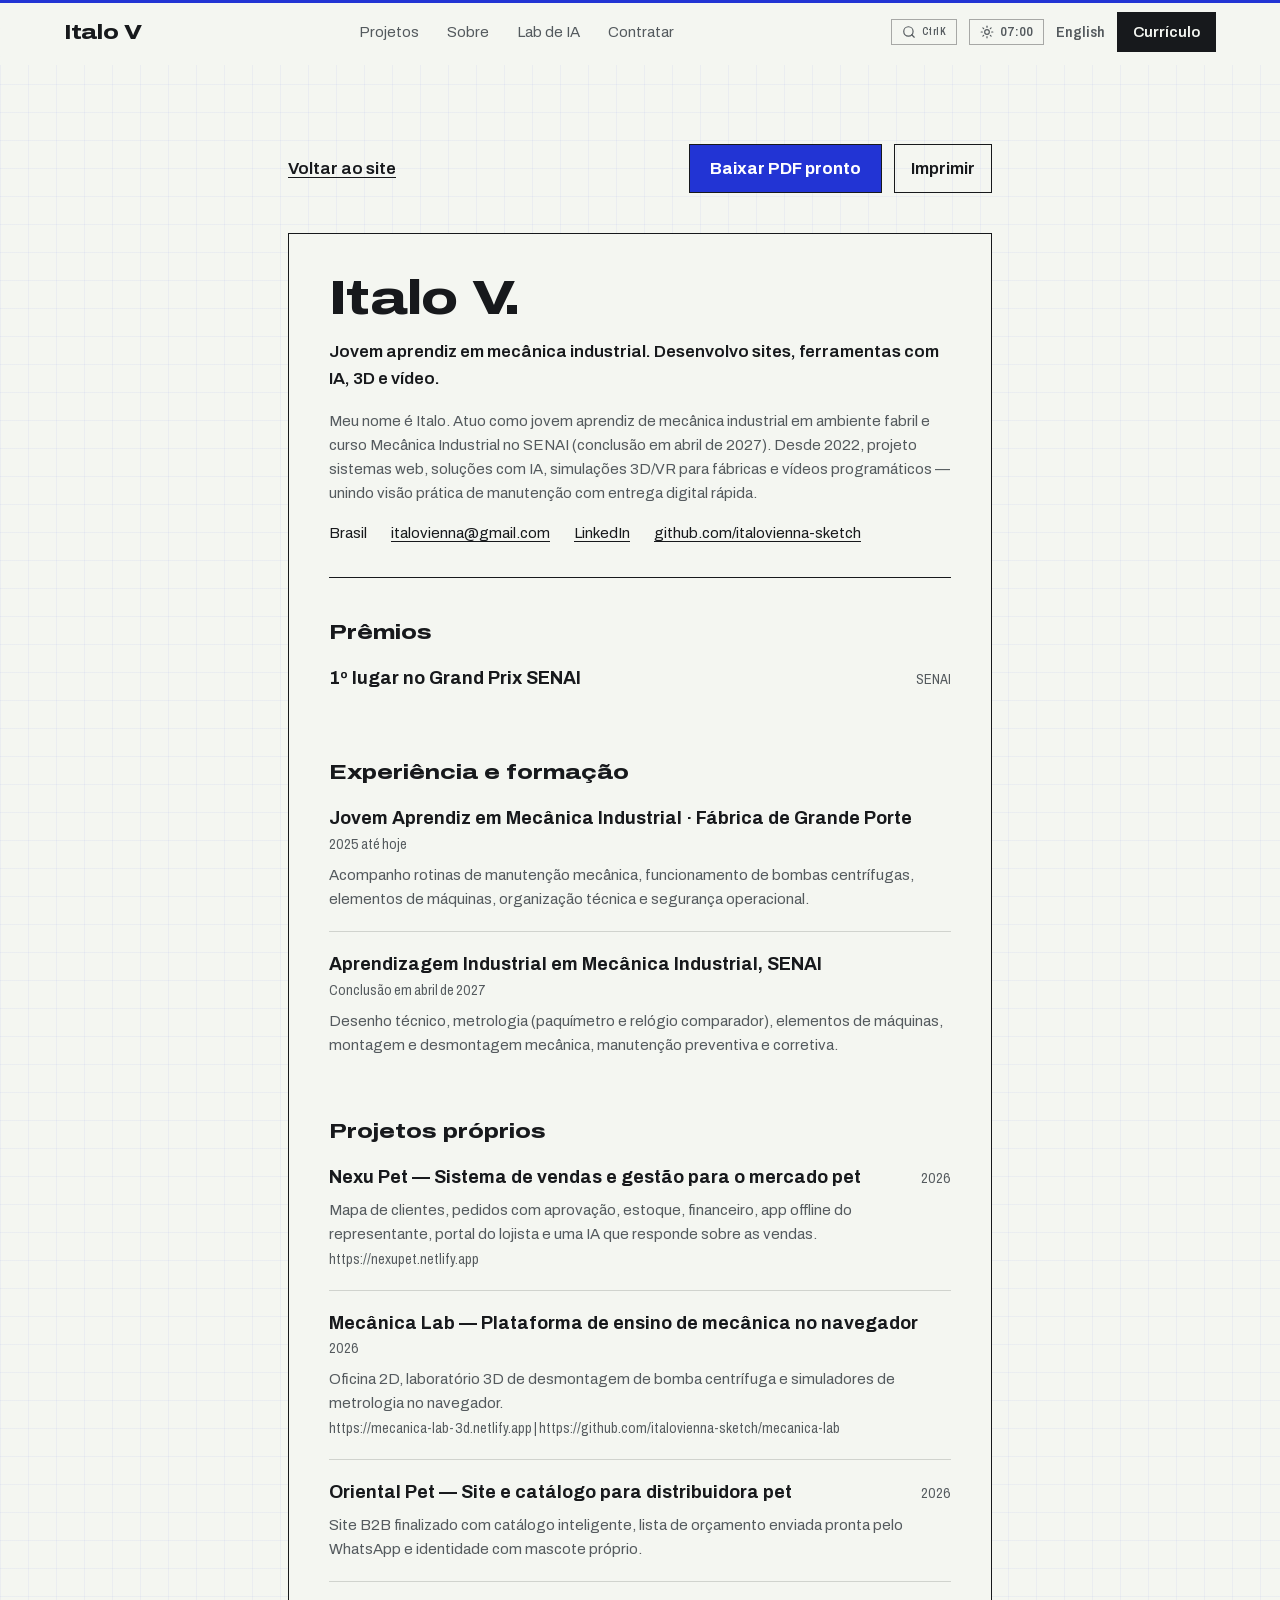
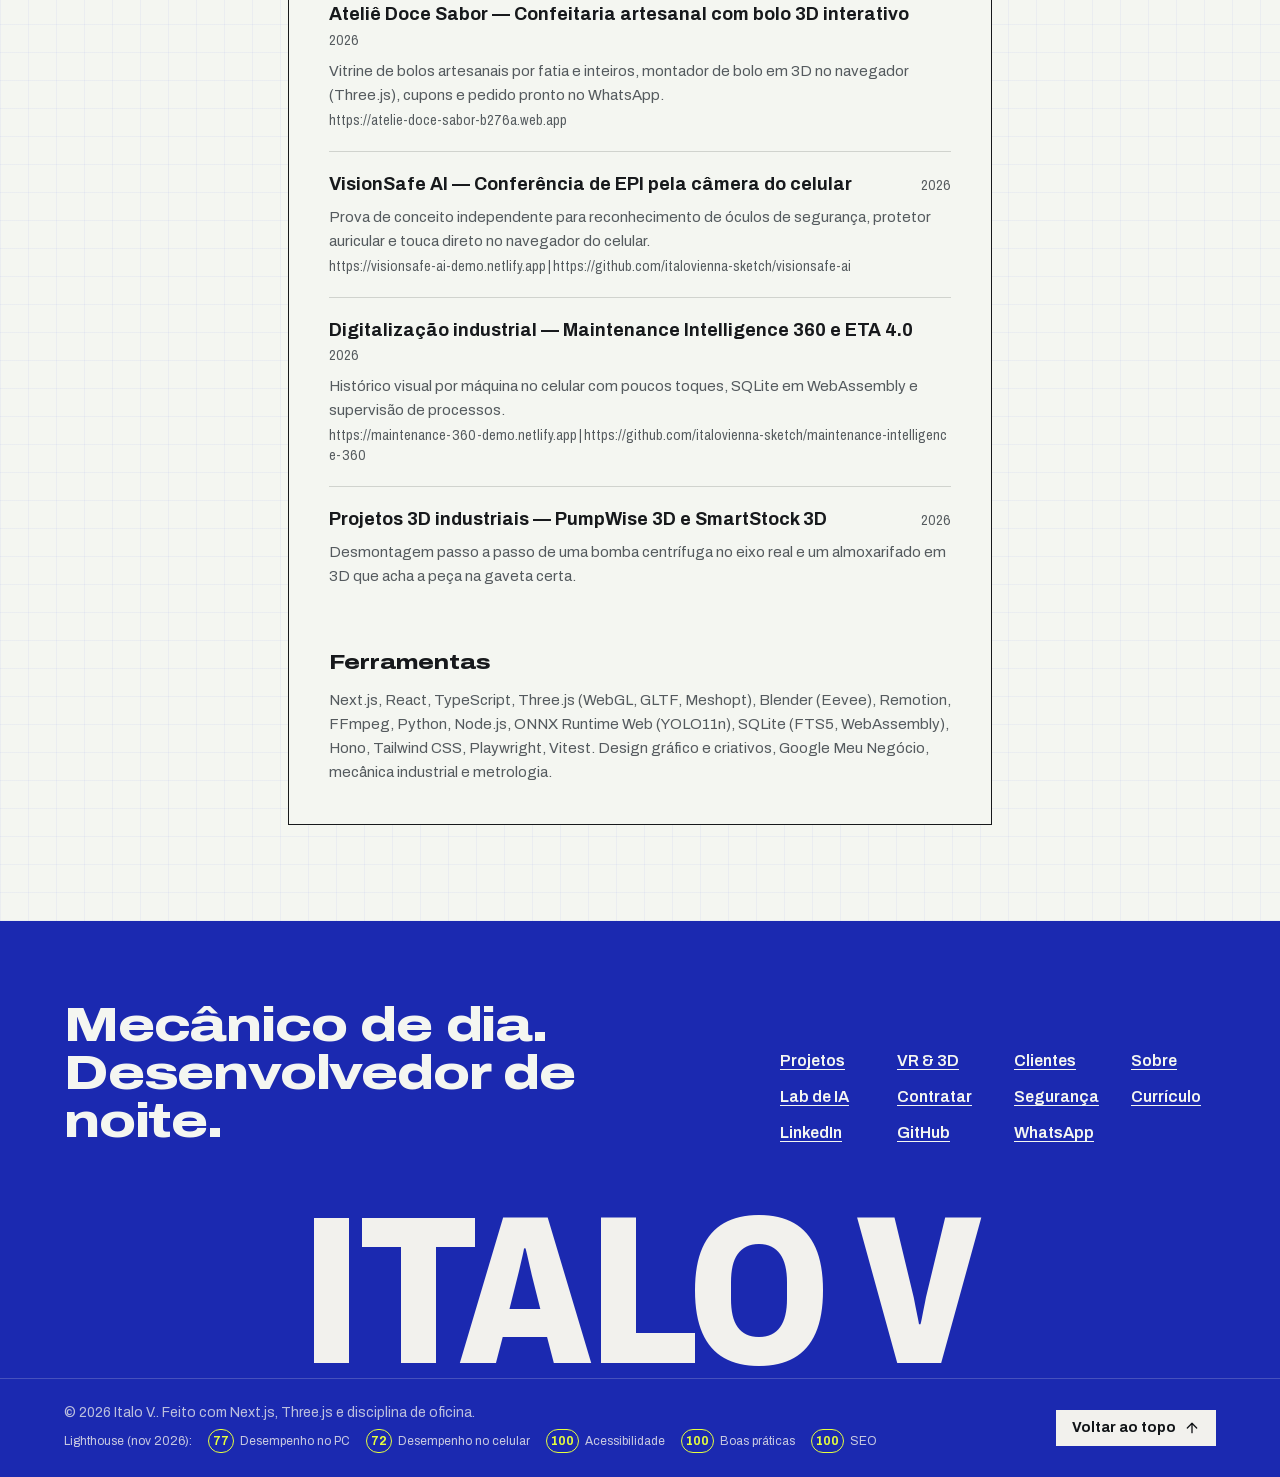
<file: curriculo.html>
<!DOCTYPE html><!--oIflm9q1ODE6Qtr5ibxKP--><html lang="pt-BR" class="__variable_7347c0 __variable_fb3397"><head><meta charSet="utf-8"/><meta name="viewport" content="width=device-width, initial-scale=1"/><link rel="stylesheet" href="/_next/static/css/cec188c8a8479356.css" data-precedence="next"/><link rel="preload" as="script" fetchPriority="low" href="/_next/static/chunks/webpack-d3392acc0af8d1eb.js"/><script src="/_next/static/chunks/4bd1b696-c023c6e3521b1417.js" async=""></script><script src="/_next/static/chunks/255-15b9cc804e0d9c7d.js" async=""></script><script src="/_next/static/chunks/main-app-3931642fb47dfe8b.js" async=""></script><script src="/_next/static/chunks/619-ba102abea3e3d0e4.js" async=""></script><script src="/_next/static/chunks/527-5dd6312011631799.js" async=""></script><script src="/_next/static/chunks/287-1598d935783bdbd7.js" async=""></script><script src="/_next/static/chunks/app/layout-8080b5ef7c0068ca.js" async=""></script><script src="/_next/static/chunks/app/not-found-514bf6e9be1bebe1.js" async=""></script><script src="/_next/static/chunks/app/curriculo/page-607f65d4d0b7dde7.js" async=""></script><meta http-equiv="Content-Security-Policy" content="default-src &#x27;self&#x27;; script-src &#x27;self&#x27; &#x27;unsafe-inline&#x27; &#x27;wasm-unsafe-eval&#x27;; style-src &#x27;self&#x27; &#x27;unsafe-inline&#x27;; img-src &#x27;self&#x27; data: blob:; font-src &#x27;self&#x27; data:; media-src &#x27;self&#x27; blob:; connect-src &#x27;self&#x27; blob: data:; worker-src &#x27;self&#x27; blob:; object-src &#x27;none&#x27;; base-uri &#x27;self&#x27;; form-action &#x27;none&#x27;; upgrade-insecure-requests"/><meta name="theme-color" content="#F4F6F1"/><title>Currículo | Italo V</title><meta name="description" content="Currículo de Italo V: mecânica industrial (SENAI), sites, sistemas com IA, 3D/VR e vídeo. Versão em PDF para baixar."/><meta name="author" content="Italo V."/><meta name="keywords" content="Italo V,IV LABS,Mecânica Industrial,SENAI,Fábricas Industriais,Realidade Virtual,Three.js,Inteligência Artificial,Visão Computacional,Mecânica Lab,VisionSafe AI,Maintenance Intelligence 360"/><meta name="referrer" content="strict-origin-when-cross-origin"/><meta name="creator" content="Italo V."/><meta name="robots" content="index, follow"/><link rel="canonical" href="https://italovienna-sketch.github.io/curriculo"/><meta name="format-detection" content="telephone=no, address=no, email=no"/><meta property="og:title" content="Italo V | Mecânico de dia. Desenvolvedor de noite."/><meta property="og:description" content="Aprendiz de mecânica industrial que faz sistemas, sites, ferramentas com IA e 3D para empresas."/><meta property="og:url" content="https://italovienna-sketch.github.io"/><meta property="og:site_name" content="Italo V"/><meta property="og:locale" content="pt_BR"/><meta property="og:image" content="https://italovienna-sketch.github.io/og-image.png"/><meta property="og:image:width" content="1200"/><meta property="og:image:height" content="630"/><meta property="og:image:alt" content="Italo V: mecânico de dia, desenvolvedor de noite"/><meta property="og:type" content="website"/><meta name="twitter:card" content="summary_large_image"/><meta name="twitter:title" content="Italo V"/><meta name="twitter:description" content="Aprendiz de mecânica industrial que faz sites, ferramentas com IA, modelos 3D e vídeos."/><meta name="twitter:image" content="https://italovienna-sketch.github.io/og-image.png"/><link rel="icon" href="/icon-32.png" type="image/png" sizes="32x32"/><script src="/_next/static/chunks/polyfills-42372ed130431b0a.js" noModule=""></script></head><body id="top" class="min-h-screen flex flex-col bg-paper text-ink antialiased"><div hidden=""><!--$--><!--/$--></div><script type="application/ld+json">{"@context":"https://schema.org","@type":"Person","name":"Italo V.","jobTitle":"Jovem Aprendiz em Mecânica Industrial & Desenvolvedor de Projetos Independentes (IV LABS)","award":"1º lugar no Grand Prix SENAI","address":{"@type":"PostalAddress","addressCountry":"BR"},"sameAs":["https://www.linkedin.com/in/italo-viana-29924b376","https://github.com/italovienna-sketch"]}</script><a href="#main-content" class="sr-only focus:not-sr-only focus:fixed focus:top-4 focus:left-4 focus:z-[100] focus:px-4 focus:py-2 focus:bg-safety focus:text-ink focus:font-semibold">Pular para o conteúdo principal</a><div class="scroll-gauge" aria-hidden="true"></div><header class="fixed top-0 inset-x-0 z-50 no-print bg-paper/95 backdrop-blur-sm transition-[border-color] duration-200 border-b border-transparent"><div class="max-w-page mx-auto px-5 sm:px-8 h-16 flex items-center justify-between gap-6"><a class="display text-lg sm:text-xl whitespace-nowrap" href="/">Italo V</a><nav aria-label="Navegação principal" class="hidden lg:flex items-center gap-5 xl:gap-7 text-[15px]"><a class="text-graphite hover:text-ink transition-colors" href="/#iv-labs">Projetos</a><a class="text-graphite hover:text-ink transition-colors" href="/#sobre">Sobre</a><a class="text-graphite hover:text-ink transition-colors" href="/#ia">Lab de IA</a><a class="text-graphite hover:text-ink transition-colors" href="/#contratar">Contratar</a></nav><div class="hidden lg:flex items-center gap-3 text-[15px]"><button type="button" title="Busca e comandos rápidos (Ctrl+K)" aria-label="Abrir paleta de comandos (Ctrl+K)" class="inline-flex items-center gap-1.5 px-2.5 py-1 border border-ink/35 text-xs font-semibold text-graphite hover:border-ink hover:text-ink transition-colors"><svg xmlns="http://www.w3.org/2000/svg" width="24" height="24" viewBox="0 0 24 24" fill="none" stroke="currentColor" stroke-width="2" stroke-linecap="round" stroke-linejoin="round" class="lucide lucide-search w-3.5 h-3.5" aria-hidden="true"><circle cx="11" cy="11" r="8"></circle><path d="m21 21-4.3-4.3"></path></svg><kbd class="font-mono-tech text-[10px]">Ctrl K</kbd></button><span class="shift-clock inline-flex items-center gap-1.5 px-2.5 py-1 border border-ink/35 text-xs font-semibold text-graphite tabular-nums" title="Turno: 07:00, fábrica" role="img" aria-label="Turno: 07:00, fábrica"><svg xmlns="http://www.w3.org/2000/svg" width="24" height="24" viewBox="0 0 24 24" fill="none" stroke="currentColor" stroke-width="2" stroke-linecap="round" stroke-linejoin="round" class="lucide lucide-sun w-3.5 h-3.5" aria-hidden="true"><circle cx="12" cy="12" r="4"></circle><path d="M12 2v2"></path><path d="M12 20v2"></path><path d="m4.93 4.93 1.41 1.41"></path><path d="m17.66 17.66 1.41 1.41"></path><path d="M2 12h2"></path><path d="M20 12h2"></path><path d="m6.34 17.66-1.41 1.41"></path><path d="m19.07 4.93-1.41 1.41"></path></svg><span aria-hidden="true">07<!-- -->:<!-- -->00</span></span><button type="button" aria-label="English: mudar idioma para Inglês" class="font-narrow font-semibold text-graphite hover:text-ink">English</button><a class="px-4 py-2 bg-ink text-paper font-semibold hover:bg-safety hover:text-ink transition-colors" href="/curriculo">Currículo</a></div><div class="flex lg:hidden items-center gap-3"><button type="button" aria-label="Busca rápida" class="p-1.5 border border-ink/35 text-graphite"><svg xmlns="http://www.w3.org/2000/svg" width="24" height="24" viewBox="0 0 24 24" fill="none" stroke="currentColor" stroke-width="2" stroke-linecap="round" stroke-linejoin="round" class="lucide lucide-search w-4 h-4"><circle cx="11" cy="11" r="8"></circle><path d="m21 21-4.3-4.3"></path></svg></button><button type="button" aria-label="EN: mudar idioma para Inglês" class="font-narrow font-semibold text-sm text-graphite">EN</button><button type="button" aria-expanded="false" aria-label="Abrir menu" class="p-2 -mr-2"><svg xmlns="http://www.w3.org/2000/svg" width="24" height="24" viewBox="0 0 24 24" fill="none" stroke="currentColor" stroke-width="2" stroke-linecap="round" stroke-linejoin="round" class="lucide lucide-menu w-6 h-6"><line x1="4" x2="20" y1="12" y2="12"></line><line x1="4" x2="20" y1="6" y2="6"></line><line x1="4" x2="20" y1="18" y2="18"></line></svg></button></div></div></header><main id="main-content" class="flex-1"><div class="pt-28 pb-24 sm:pt-36"><div class="max-w-3xl mx-auto px-5 sm:px-8"><div class="flex flex-wrap items-center justify-between gap-4 mb-10 no-print"><a class="link font-semibold" href="/">Voltar ao site</a><div class="flex flex-wrap items-center gap-3"><a href="/curriculo-italo-v-pt.pdf" download="" class="px-5 py-2.5 bg-safety text-ink border border-ink font-bold hover:-translate-y-0.5 transition-transform">Baixar PDF pronto</a><button type="button" class="px-4 py-2.5 border border-ink font-semibold hover:bg-ink hover:text-paper transition-colors">Imprimir</button></div></div><div class="print-sheet border border-ink bg-paper p-6 sm:p-10 space-y-10"><header class="space-y-4 pb-8 border-b border-ink"><h1 class="display text-4xl sm:text-5xl">Italo V.</h1><p class="font-semibold">Jovem aprendiz em mecânica industrial. Desenvolvo sites, ferramentas com IA, 3D e vídeo.</p><p class="text-[15px] text-graphite">Meu nome é Italo. Atuo como jovem aprendiz de mecânica industrial em ambiente fabril e curso Mecânica Industrial no SENAI (conclusão em abril de 2027). Desde 2022, projeto sistemas web, soluções com IA, simulações 3D/VR para fábricas e vídeos programáticos — unindo visão prática de manutenção com entrega digital rápida.</p><ul class="flex flex-wrap gap-x-6 gap-y-1 text-[15px]"><li>Brasil</li><li><a href="/#contato" class="link">E-mail</a></li><li><a href="https://www.linkedin.com/in/italo-viana-29924b376" target="_blank" rel="noopener noreferrer" class="link">LinkedIn</a></li><li><a href="https://github.com/italovienna-sketch" target="_blank" rel="noopener noreferrer" class="link">github.com/italovienna-sketch</a></li></ul></header><section><h2 class="font-wide font-extrabold text-xl">Prêmios</h2><div class="py-5 border-b border-rule last:border-0"><div class="flex flex-wrap items-baseline justify-between gap-x-6 gap-y-1"><h3 class="font-bold text-lg leading-snug">1º lugar no Grand Prix SENAI</h3><span class="font-narrow text-sm text-graphite">SENAI</span></div><div class="mt-2 text-[15px] text-graphite"></div></div></section><section><h2 class="font-wide font-extrabold text-xl">Experiência e formação</h2><div class="py-5 border-b border-rule last:border-0"><div class="flex flex-wrap items-baseline justify-between gap-x-6 gap-y-1"><h3 class="font-bold text-lg leading-snug">Jovem Aprendiz em Mecânica Industrial · Fábrica de Grande Porte</h3><span class="font-narrow text-sm text-graphite">2025 até hoje</span></div><div class="mt-2 text-[15px] text-graphite">Acompanho rotinas de manutenção mecânica, funcionamento de bombas centrífugas, elementos de máquinas, organização técnica e segurança operacional.</div></div><div class="py-5 border-b border-rule last:border-0"><div class="flex flex-wrap items-baseline justify-between gap-x-6 gap-y-1"><h3 class="font-bold text-lg leading-snug">Aprendizagem Industrial em Mecânica Industrial, SENAI</h3><span class="font-narrow text-sm text-graphite">Conclusão em abril de 2027</span></div><div class="mt-2 text-[15px] text-graphite">Desenho técnico, metrologia (paquímetro e relógio comparador), elementos de máquinas, montagem e desmontagem mecânica, manutenção preventiva e corretiva.</div></div></section><section><h2 class="font-wide font-extrabold text-xl">Projetos próprios</h2><div class="py-5 border-b border-rule last:border-0"><div class="flex flex-wrap items-baseline justify-between gap-x-6 gap-y-1"><h3 class="font-bold text-lg leading-snug">Nexu Pet — Sistema de vendas e gestão para o mercado pet</h3><span class="font-narrow text-sm text-graphite">2026</span></div><div class="mt-2 text-[15px] text-graphite"><p>Mapa de clientes, pedidos com aprovação, estoque, financeiro, app offline do representante, portal do lojista e uma IA que responde sobre as vendas.</p><p class="mt-1 font-narrow text-sm break-all">https://nexupet.netlify.app</p></div></div><div class="py-5 border-b border-rule last:border-0"><div class="flex flex-wrap items-baseline justify-between gap-x-6 gap-y-1"><h3 class="font-bold text-lg leading-snug">Mecânica Lab — Plataforma de ensino de mecânica no navegador</h3><span class="font-narrow text-sm text-graphite">2026</span></div><div class="mt-2 text-[15px] text-graphite"><p>Oficina 2D, laboratório 3D de desmontagem de bomba centrífuga e simuladores de metrologia no navegador.</p><p class="mt-1 font-narrow text-sm break-all">https://mecanica-lab-3d.netlify.app  |  https://github.com/italovienna-sketch/mecanica-lab</p></div></div><div class="py-5 border-b border-rule last:border-0"><div class="flex flex-wrap items-baseline justify-between gap-x-6 gap-y-1"><h3 class="font-bold text-lg leading-snug">Oriental Pet — Site e catálogo para distribuidora pet</h3><span class="font-narrow text-sm text-graphite">2026</span></div><div class="mt-2 text-[15px] text-graphite"><p>Site B2B finalizado com catálogo inteligente, lista de orçamento enviada pronta pelo WhatsApp e identidade com mascote próprio.</p></div></div><div class="py-5 border-b border-rule last:border-0"><div class="flex flex-wrap items-baseline justify-between gap-x-6 gap-y-1"><h3 class="font-bold text-lg leading-snug">Ateliê Doce Sabor — Confeitaria artesanal com bolo 3D interativo</h3><span class="font-narrow text-sm text-graphite">2026</span></div><div class="mt-2 text-[15px] text-graphite"><p>Vitrine de bolos artesanais por fatia e inteiros, montador de bolo em 3D no navegador (Three.js), cupons e pedido pronto no WhatsApp.</p><p class="mt-1 font-narrow text-sm break-all">https://atelie-doce-sabor-b276a.web.app</p></div></div><div class="py-5 border-b border-rule last:border-0"><div class="flex flex-wrap items-baseline justify-between gap-x-6 gap-y-1"><h3 class="font-bold text-lg leading-snug">VisionSafe AI — Conferência de EPI pela câmera do celular</h3><span class="font-narrow text-sm text-graphite">2026</span></div><div class="mt-2 text-[15px] text-graphite"><p>Prova de conceito independente para reconhecimento de óculos de segurança, protetor auricular e touca direto no navegador do celular.</p><p class="mt-1 font-narrow text-sm break-all">https://visionsafe-ai-demo.netlify.app  |  https://github.com/italovienna-sketch/visionsafe-ai</p></div></div><div class="py-5 border-b border-rule last:border-0"><div class="flex flex-wrap items-baseline justify-between gap-x-6 gap-y-1"><h3 class="font-bold text-lg leading-snug">Digitalização industrial — Maintenance Intelligence 360 e ETA 4.0</h3><span class="font-narrow text-sm text-graphite">2026</span></div><div class="mt-2 text-[15px] text-graphite"><p>Histórico visual por máquina no celular com poucos toques, SQLite em WebAssembly e supervisão de processos.</p><p class="mt-1 font-narrow text-sm break-all">https://maintenance-360-demo.netlify.app  |  https://github.com/italovienna-sketch/maintenance-intelligence-360</p></div></div><div class="py-5 border-b border-rule last:border-0"><div class="flex flex-wrap items-baseline justify-between gap-x-6 gap-y-1"><h3 class="font-bold text-lg leading-snug">Projetos 3D industriais — PumpWise 3D e SmartStock 3D</h3><span class="font-narrow text-sm text-graphite">2026</span></div><div class="mt-2 text-[15px] text-graphite"><p>Desmontagem passo a passo de uma bomba centrífuga no eixo real e um almoxarifado em 3D que acha a peça na gaveta certa.</p></div></div></section><section class="space-y-3"><h2 class="font-wide font-extrabold text-xl">Ferramentas</h2><p class="text-[15px] text-graphite">Next.js, React, TypeScript, Three.js (WebGL, GLTF, Meshopt), Blender (Eevee), Remotion, FFmpeg, Python, Node.js, ONNX Runtime Web (YOLO11n), SQLite (FTS5, WebAssembly), Hono, Tailwind CSS, Playwright, Vitest.<!-- --> Design gráfico e criativos, Google Meu Negócio, mecânica industrial e metrologia.</p></section></div></div></div><!--$--><!--/$--></main><footer class="bg-[#1B29B0] text-[#F4F6F1] no-print overflow-hidden"><div class="max-w-page mx-auto px-5 sm:px-8 pt-16 sm:pt-20"><div class="flex flex-col lg:flex-row lg:items-end justify-between gap-10"><div class="space-y-3"><p class="font-play font-extrabold text-3xl sm:text-5xl leading-[0.98] max-w-[16ch]">Mecânico de dia. Desenvolvedor de noite.</p></div><nav aria-label="Rodapé" class="grid grid-cols-2 sm:grid-cols-4 gap-x-8 gap-y-3 font-semibold text-sm sm:text-base"><a class="link decoration-[#F2F1ED]/40 hover:decoration-[#E6FF3D] hover:text-[#E6FF3D] transition-colors" href="/#iv-labs">Projetos</a><a class="link decoration-[#F2F1ED]/40 hover:decoration-[#E6FF3D] hover:text-[#E6FF3D] transition-colors" href="/#vr-3d">VR &amp; 3D</a><a class="link decoration-[#F2F1ED]/40 hover:decoration-[#E6FF3D] hover:text-[#E6FF3D] transition-colors" href="/#criativo">Clientes</a><a class="link decoration-[#F2F1ED]/40 hover:decoration-[#E6FF3D] hover:text-[#E6FF3D] transition-colors" href="/#sobre">Sobre</a><a class="link decoration-[#F2F1ED]/40 hover:decoration-[#E6FF3D] hover:text-[#E6FF3D] transition-colors" href="/#ia">Lab de IA</a><a class="link decoration-[#F2F1ED]/40 hover:decoration-[#E6FF3D] hover:text-[#E6FF3D] transition-colors" href="/#contratar">Contratar</a><a class="link decoration-[#F2F1ED]/40 hover:decoration-[#E6FF3D] hover:text-[#E6FF3D] transition-colors" href="/seguranca">Segurança</a><a class="link decoration-[#F2F1ED]/40 hover:decoration-[#E6FF3D] hover:text-[#E6FF3D] transition-colors" href="/curriculo">Currículo</a><a href="https://www.linkedin.com/in/italo-viana-29924b376" target="_blank" rel="noopener noreferrer" class="link decoration-[#F2F1ED]/40 hover:decoration-[#E6FF3D] hover:text-[#E6FF3D] transition-colors">LinkedIn</a><a href="https://github.com/italovienna-sketch" target="_blank" rel="noopener noreferrer" class="link decoration-[#F2F1ED]/40 hover:decoration-[#E6FF3D] hover:text-[#E6FF3D] transition-colors">GitHub</a><a href="/#contato" target="_blank" rel="noopener noreferrer" class="link decoration-[#F2F1ED]/40 hover:decoration-[#E6FF3D] hover:text-[#E6FF3D] transition-colors">WhatsApp</a></nav></div></div><p aria-hidden="true" class="footer-name font-extrabold uppercase whitespace-nowrap text-center leading-[0.8] text-[16.5vw] mt-12 sm:mt-16 select-none text-[#F2F1ED] cursor-default">Italo V</p><div class="border-t border-[#F2F1ED]/20"><div class="max-w-page mx-auto px-5 sm:px-8 py-6 flex flex-col sm:flex-row sm:items-center justify-between gap-4 text-sm text-[#F2F1ED]/75"><div class="space-y-1.5"><p>© <!-- -->2026<!-- --> <!-- -->Italo V.<!-- -->.<!-- --> <!-- -->Feito com Next.js, Three.js e disciplina de oficina.</p><p class="flex flex-wrap items-center gap-x-4 gap-y-1 text-xs text-[#F2F1ED]/80"><span>Lighthouse (<!-- -->nov 2026<!-- -->):</span><span class="inline-flex items-center gap-1.5"><span class="inline-grid h-6 min-w-6 place-items-center rounded-full border border-[#E6FF3D] px-1 font-bold text-[#E6FF3D] tabular-nums">77</span>Desempenho no PC</span><span class="inline-flex items-center gap-1.5"><span class="inline-grid h-6 min-w-6 place-items-center rounded-full border border-[#E6FF3D] px-1 font-bold text-[#E6FF3D] tabular-nums">72</span>Desempenho no celular</span><span class="inline-flex items-center gap-1.5"><span class="inline-grid h-6 min-w-6 place-items-center rounded-full border border-[#E6FF3D] px-1 font-bold text-[#E6FF3D] tabular-nums">100</span>Acessibilidade</span><span class="inline-flex items-center gap-1.5"><span class="inline-grid h-6 min-w-6 place-items-center rounded-full border border-[#E6FF3D] px-1 font-bold text-[#E6FF3D] tabular-nums">100</span>Boas práticas</span><span class="inline-flex items-center gap-1.5"><span class="inline-grid h-6 min-w-6 place-items-center rounded-full border border-[#E6FF3D] px-1 font-bold text-[#E6FF3D] tabular-nums">100</span>SEO</span></p></div><div class="tone-dark flex items-center gap-3 self-start sm:self-auto"><a href="#top" class="inline-flex items-center gap-2 px-4 py-2 bg-[#F2F1ED] text-[#111417] font-bold hover:bg-[#E6FF3D] transition-colors">Voltar ao topo<svg xmlns="http://www.w3.org/2000/svg" width="24" height="24" viewBox="0 0 24 24" fill="none" stroke="currentColor" stroke-width="2" stroke-linecap="round" stroke-linejoin="round" class="lucide lucide-arrow-up w-4 h-4" aria-hidden="true"><path d="m5 12 7-7 7 7"></path><path d="M12 19V5"></path></svg></a></div></div></div></footer><script src="/_next/static/chunks/webpack-d3392acc0af8d1eb.js" id="_R_" async=""></script><script>(self.__next_f=self.__next_f||[]).push([0])</script><script>self.__next_f.push([1,"1:\"$Sreact.fragment\"\n2:I[4889,[\"619\",\"static/chunks/619-ba102abea3e3d0e4.js\",\"527\",\"static/chunks/527-5dd6312011631799.js\",\"287\",\"static/chunks/287-1598d935783bdbd7.js\",\"177\",\"static/chunks/app/layout-8080b5ef7c0068ca.js\"],\"LanguageProvider\"]\n3:I[4338,[\"619\",\"static/chunks/619-ba102abea3e3d0e4.js\",\"527\",\"static/chunks/527-5dd6312011631799.js\",\"287\",\"static/chunks/287-1598d935783bdbd7.js\",\"177\",\"static/chunks/app/layout-8080b5ef7c0068ca.js\"],\"LightboxProvider\"]\n4:I[9840,[\"619\",\"static/chunks/619-ba102abea3e3d0e4.js\",\"527\",\"static/chunks/527-5dd6312011631799.js\",\"287\",\"static/chunks/287-1598d935783bdbd7.js\",\"177\",\"static/chunks/app/layout-8080b5ef7c0068ca.js\"],\"default\"]\n5:I[9766,[],\"\"]\n6:I[8924,[],\"\"]\n7:I[2619,[\"619\",\"static/chunks/619-ba102abea3e3d0e4.js\",\"345\",\"static/chunks/app/not-found-514bf6e9be1bebe1.js\"],\"\"]\n8:I[2162,[\"619\",\"static/chunks/619-ba102abea3e3d0e4.js\",\"527\",\"static/chunks/527-5dd6312011631799.js\",\"287\",\"static/chunks/287-1598d935783bdbd7.js\",\"177\",\"static/chunks/app/layout-8080b5ef7c0068ca.js\"],\"default\"]\n9:I[4845,[\"619\",\"static/chunks/619-ba102abea3e3d0e4.js\",\"527\",\"static/chunks/527-5dd6312011631799.js\",\"287\",\"static/chunks/287-1598d935783bdbd7.js\",\"177\",\"static/chunks/app/layout-8080b5ef7c0068ca.js\"],\"default\"]\na:I[594,[\"619\",\"static/chunks/619-ba102abea3e3d0e4.js\",\"527\",\"static/chunks/527-5dd6312011631799.js\",\"287\",\"static/chunks/287-1598d935783bdbd7.js\",\"177\",\"static/chunks/app/layout-8080b5ef7c0068ca.js\"],\"default\"]\nb:I[4031,[\"619\",\"static/chunks/619-ba102abea3e3d0e4.js\",\"527\",\"static/chunks/527-5dd6312011631799.js\",\"287\",\"static/chunks/287-1598d935783bdbd7.js\",\"177\",\"static/chunks/app/layout-8080b5ef7c0068ca.js\"],\"default\"]\nc:I[2352,[\"619\",\"static/chunks/619-ba102abea3e3d0e4.js\",\"527\",\"static/chunks/527-5dd6312011631799.js\",\"287\",\"static/chunks/287-1598d935783bdbd7.js\",\"177\",\"static/chunks/app/layout-8080b5ef7c0068ca.js\"],\"default\"]\nd:I[1959,[],\"ClientPageRoot\"]\ne:I[7548,[\"619\",\"static/chunks/619-ba102abea3e3d0e4.js\",\"527\",\"static/chunks/527-5dd6312011631799.js\",\"287\",\"static/chunks/287-"])</script><script>self.__next_f.push([1,"1598d935783bdbd7.js\",\"967\",\"static/chunks/app/curriculo/page-607f65d4d0b7dde7.js\"],\"default\"]\n11:I[4431,[],\"OutletBoundary\"]\n13:I[5278,[],\"AsyncMetadataOutlet\"]\n15:I[4431,[],\"ViewportBoundary\"]\n17:I[4431,[],\"MetadataBoundary\"]\n18:\"$Sreact.suspense\"\n1a:I[7150,[],\"\"]\n:HL[\"/_next/static/css/cec188c8a8479356.css\",\"style\"]\n"])</script><script>self.__next_f.push([1,"0:{\"P\":null,\"b\":\"oIflm9q1ODE6Qtr5ibxKP\",\"p\":\"\",\"c\":[\"\",\"curriculo\"],\"i\":false,\"f\":[[[\"\",{\"children\":[\"curriculo\",{\"children\":[\"__PAGE__\",{}]}]},\"$undefined\",\"$undefined\",true],[\"\",[\"$\",\"$1\",\"c\",{\"children\":[[[\"$\",\"link\",\"0\",{\"rel\":\"stylesheet\",\"href\":\"/_next/static/css/cec188c8a8479356.css\",\"precedence\":\"next\",\"crossOrigin\":\"$undefined\",\"nonce\":\"$undefined\"}]],[\"$\",\"html\",null,{\"lang\":\"pt-BR\",\"className\":\"__variable_7347c0 __variable_fb3397\",\"children\":[[\"$\",\"head\",null,{\"children\":[\"$\",\"meta\",null,{\"httpEquiv\":\"Content-Security-Policy\",\"content\":\"default-src 'self'; script-src 'self' 'unsafe-inline' 'wasm-unsafe-eval'; style-src 'self' 'unsafe-inline'; img-src 'self' data: blob:; font-src 'self' data:; media-src 'self' blob:; connect-src 'self' blob: data:; worker-src 'self' blob:; object-src 'none'; base-uri 'self'; form-action 'none'; upgrade-insecure-requests\"}]}],[\"$\",\"body\",null,{\"id\":\"top\",\"className\":\"min-h-screen flex flex-col bg-paper text-ink antialiased\",\"children\":[[\"$\",\"script\",null,{\"type\":\"application/ld+json\",\"dangerouslySetInnerHTML\":{\"__html\":\"{\\\"@context\\\":\\\"https://schema.org\\\",\\\"@type\\\":\\\"Person\\\",\\\"name\\\":\\\"Italo V.\\\",\\\"jobTitle\\\":\\\"Jovem Aprendiz em Mecânica Industrial \u0026 Desenvolvedor de Projetos Independentes (IV LABS)\\\",\\\"award\\\":\\\"1º lugar no Grand Prix SENAI\\\",\\\"address\\\":{\\\"@type\\\":\\\"PostalAddress\\\",\\\"addressCountry\\\":\\\"BR\\\"},\\\"sameAs\\\":[\\\"https://www.linkedin.com/in/italo-viana-29924b376\\\",\\\"https://github.com/italovienna-sketch\\\"]}\"}}],[\"$\",\"$L2\",null,{\"children\":[\"$\",\"$L3\",null,{\"children\":[[\"$\",\"a\",null,{\"href\":\"#main-content\",\"className\":\"sr-only focus:not-sr-only focus:fixed focus:top-4 focus:left-4 focus:z-[100] focus:px-4 focus:py-2 focus:bg-safety focus:text-ink focus:font-semibold\",\"children\":\"Pular para o conteúdo principal\"}],[\"$\",\"div\",null,{\"className\":\"scroll-gauge\",\"aria-hidden\":\"true\"}],[\"$\",\"$L4\",null,{}],[\"$\",\"main\",null,{\"id\":\"main-content\",\"className\":\"flex-1\",\"children\":[\"$\",\"$L5\",null,{\"parallelRouterKey\":\"children\",\"error\":\"$undefined\",\"errorStyles\":\"$undefined\",\"errorScripts\":\"$undefined\",\"template\":[\"$\",\"$L6\",null,{}],\"templateStyles\":\"$undefined\",\"templateScripts\":\"$undefined\",\"notFound\":[[\"$\",\"div\",null,{\"className\":\"min-h-[80vh] flex items-center\",\"children\":[\"$\",\"div\",null,{\"className\":\"max-w-page mx-auto w-full px-5 sm:px-8 pt-28 pb-20 space-y-6\",\"children\":[[\"$\",\"p\",null,{\"className\":\"display text-7xl sm:text-9xl text-machine\",\"children\":\"404\"}],[\"$\",\"h1\",null,{\"className\":\"display text-3xl sm:text-5xl max-w-2xl\",\"children\":\"Essa página não existe.\"}],[\"$\",\"p\",null,{\"className\":\"text-graphite max-w-[32rem]\",\"children\":\"O link pode estar errado ou a página foi removida. Volte para o início e procure por lá.\"}],[\"$\",\"$L7\",null,{\"href\":\"/\",\"className\":\"inline-block px-6 py-3.5 bg-ink text-paper font-semibold hover:bg-machine transition-colors\",\"children\":\"Voltar para o início\"}]]}]}],[]],\"forbidden\":\"$undefined\",\"unauthorized\":\"$undefined\"}]}],[\"$\",\"$L8\",null,{}],[\"$\",\"$L9\",null,{}],[\"$\",\"$La\",null,{}],[\"$\",\"$Lb\",null,{}],[\"$\",\"$Lc\",null,{}]]}]}]]}]]}]]}],{\"children\":[\"curriculo\",[\"$\",\"$1\",\"c\",{\"children\":[null,[\"$\",\"$L5\",null,{\"parallelRouterKey\":\"children\",\"error\":\"$undefined\",\"errorStyles\":\"$undefined\",\"errorScripts\":\"$undefined\",\"template\":[\"$\",\"$L6\",null,{}],\"templateStyles\":\"$undefined\",\"templateScripts\":\"$undefined\",\"notFound\":\"$undefined\",\"forbidden\":\"$undefined\",\"unauthorized\":\"$undefined\"}]]}],{\"children\":[\"__PAGE__\",[\"$\",\"$1\",\"c\",{\"children\":[[\"$\",\"$Ld\",null,{\"Component\":\"$e\",\"searchParams\":{},\"params\":{},\"promises\":[\"$@f\",\"$@10\"]}],null,[\"$\",\"$L11\",null,{\"children\":[\"$L12\",[\"$\",\"$L13\",null,{\"promise\":\"$@14\"}]]}]]}],{},null,false]},null,false]},null,false],[\"$\",\"$1\",\"h\",{\"children\":[null,[[\"$\",\"$L15\",null,{\"children\":\"$L16\"}],null],[\"$\",\"$L17\",null,{\"children\":[\"$\",\"div\",null,{\"hidden\":true,\"children\":[\"$\",\"$18\",null,{\"fallback\":null,\"children\":\"$L19\"}]}]}]]}],false]],\"m\":\"$undefined\",\"G\":[\"$1a\",[]],\"s\":false,\"S\":true}\n"])</script><script>self.__next_f.push([1,"f:{}\n10:\"$0:f:0:1:2:children:2:children:1:props:children:0:props:params\"\n"])</script><script>self.__next_f.push([1,"16:[[\"$\",\"meta\",\"0\",{\"charSet\":\"utf-8\"}],[\"$\",\"meta\",\"1\",{\"name\":\"viewport\",\"content\":\"width=device-width, initial-scale=1\"}],[\"$\",\"meta\",\"2\",{\"name\":\"theme-color\",\"content\":\"#F4F6F1\"}]]\n12:null\n"])</script><script>self.__next_f.push([1,"1b:I[622,[],\"IconMark\"]\n"])</script><script>self.__next_f.push([1,"14:{\"metadata\":[[\"$\",\"title\",\"0\",{\"children\":\"Currículo | Italo V\"}],[\"$\",\"meta\",\"1\",{\"name\":\"description\",\"content\":\"Currículo de Italo V: mecânica industrial (SENAI), sites, sistemas com IA, 3D/VR e vídeo. Versão em PDF para baixar.\"}],[\"$\",\"meta\",\"2\",{\"name\":\"author\",\"content\":\"Italo V.\"}],[\"$\",\"meta\",\"3\",{\"name\":\"keywords\",\"content\":\"Italo V,IV LABS,Mecânica Industrial,SENAI,Fábricas Industriais,Realidade Virtual,Three.js,Inteligência Artificial,Visão Computacional,Mecânica Lab,VisionSafe AI,Maintenance Intelligence 360\"}],[\"$\",\"meta\",\"4\",{\"name\":\"referrer\",\"content\":\"strict-origin-when-cross-origin\"}],[\"$\",\"meta\",\"5\",{\"name\":\"creator\",\"content\":\"Italo V.\"}],[\"$\",\"meta\",\"6\",{\"name\":\"robots\",\"content\":\"index, follow\"}],[\"$\",\"link\",\"7\",{\"rel\":\"canonical\",\"href\":\"https://italovienna-sketch.github.io/curriculo\"}],[\"$\",\"meta\",\"8\",{\"name\":\"format-detection\",\"content\":\"telephone=no, address=no, email=no\"}],[\"$\",\"meta\",\"9\",{\"property\":\"og:title\",\"content\":\"Italo V | Mecânico de dia. Desenvolvedor de noite.\"}],[\"$\",\"meta\",\"10\",{\"property\":\"og:description\",\"content\":\"Aprendiz de mecânica industrial que faz sistemas, sites, ferramentas com IA e 3D para empresas.\"}],[\"$\",\"meta\",\"11\",{\"property\":\"og:url\",\"content\":\"https://italovienna-sketch.github.io\"}],[\"$\",\"meta\",\"12\",{\"property\":\"og:site_name\",\"content\":\"Italo V\"}],[\"$\",\"meta\",\"13\",{\"property\":\"og:locale\",\"content\":\"pt_BR\"}],[\"$\",\"meta\",\"14\",{\"property\":\"og:image\",\"content\":\"https://italovienna-sketch.github.io/og-image.png\"}],[\"$\",\"meta\",\"15\",{\"property\":\"og:image:width\",\"content\":\"1200\"}],[\"$\",\"meta\",\"16\",{\"property\":\"og:image:height\",\"content\":\"630\"}],[\"$\",\"meta\",\"17\",{\"property\":\"og:image:alt\",\"content\":\"Italo V: mecânico de dia, desenvolvedor de noite\"}],[\"$\",\"meta\",\"18\",{\"property\":\"og:type\",\"content\":\"website\"}],[\"$\",\"meta\",\"19\",{\"name\":\"twitter:card\",\"content\":\"summary_large_image\"}],[\"$\",\"meta\",\"20\",{\"name\":\"twitter:title\",\"content\":\"Italo V\"}],[\"$\",\"meta\",\"21\",{\"name\":\"twitter:description\",\"content\":\"Aprendiz de mecânica industrial que faz sites, ferramentas com IA, modelos 3D e vídeos.\"}],[\"$\",\"meta\",\"22\",{\"name\":\"twitter:image\",\"content\":\"https://italovienna-sketch.github.io/og-image.png\"}],[\"$\",\"link\",\"23\",{\"rel\":\"icon\",\"href\":\"/icon-32.png\",\"type\":\"image/png\",\"sizes\":\"32x32\"}],[\"$\",\"$L1b\",\"24\",{}]],\"error\":null,\"digest\":\"$undefined\"}\n"])</script><script>self.__next_f.push([1,"19:\"$14:metadata\"\n"])</script></body></html>
</file>
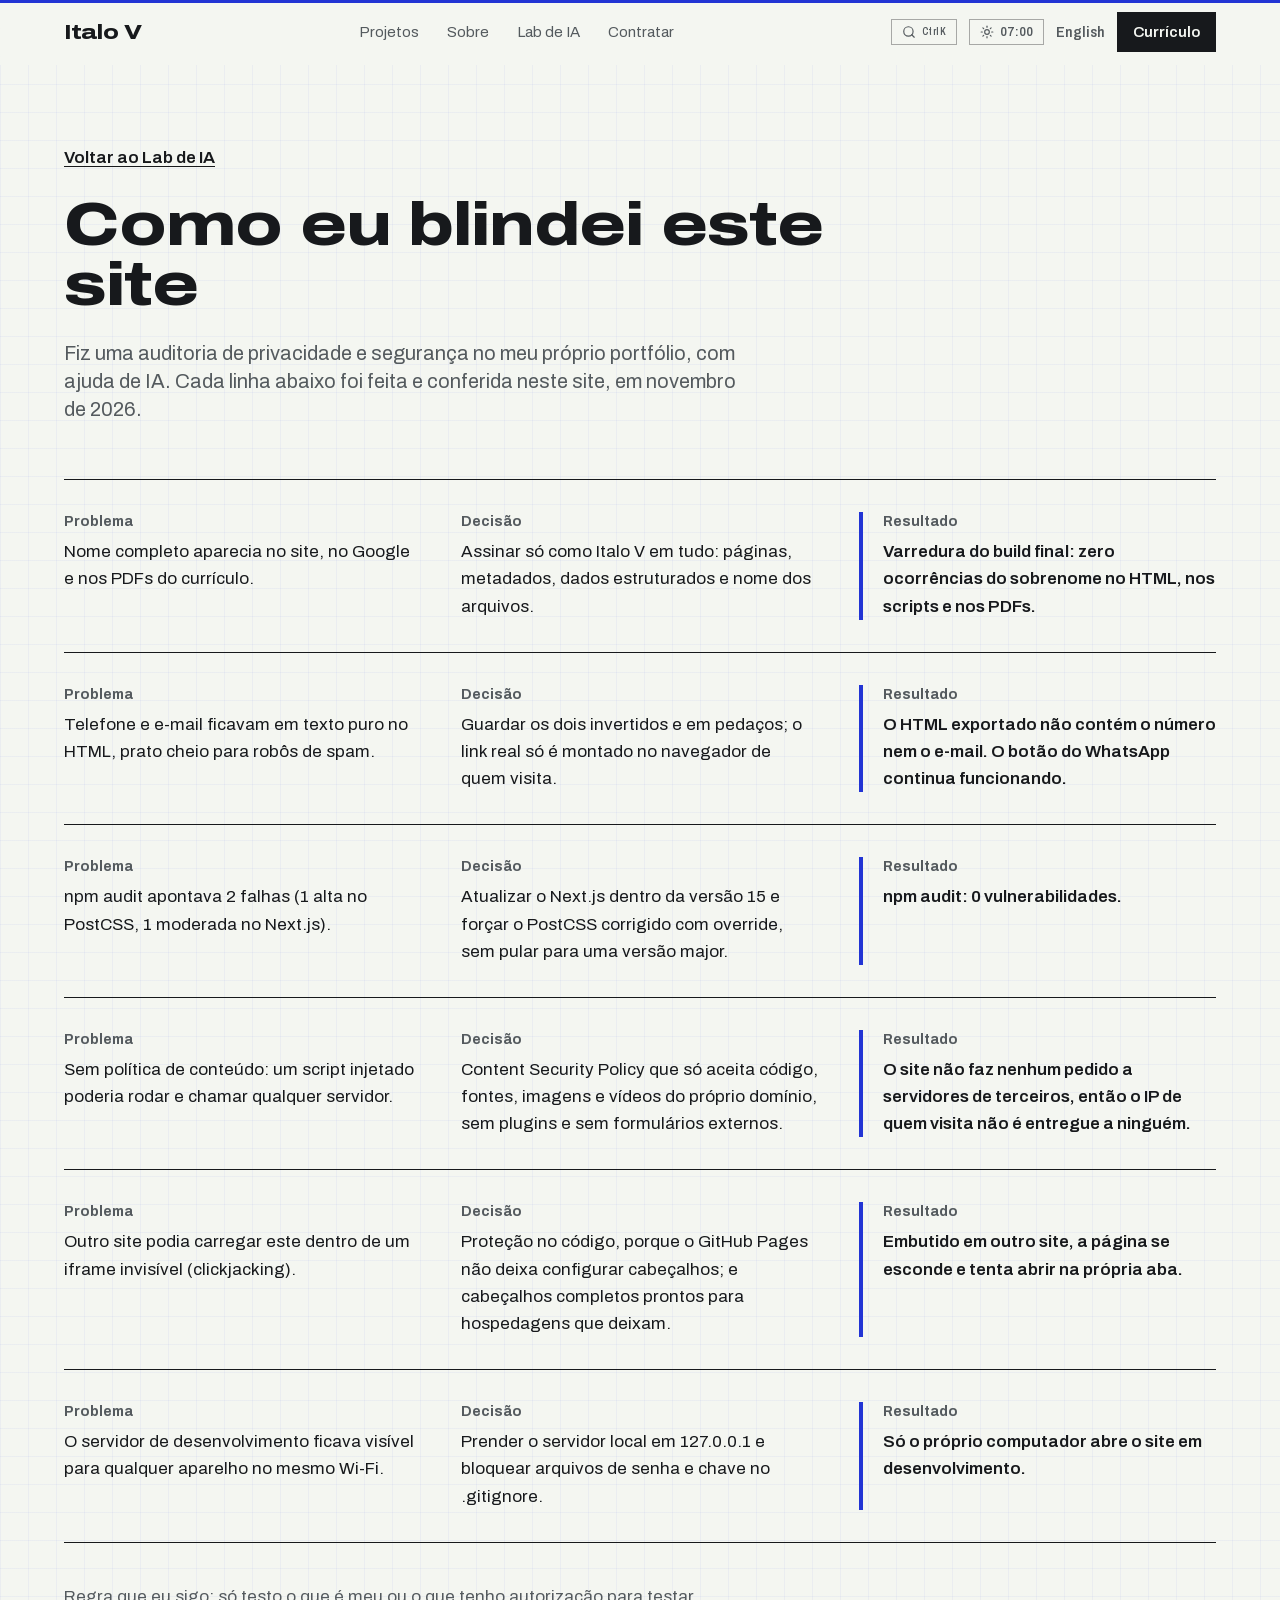
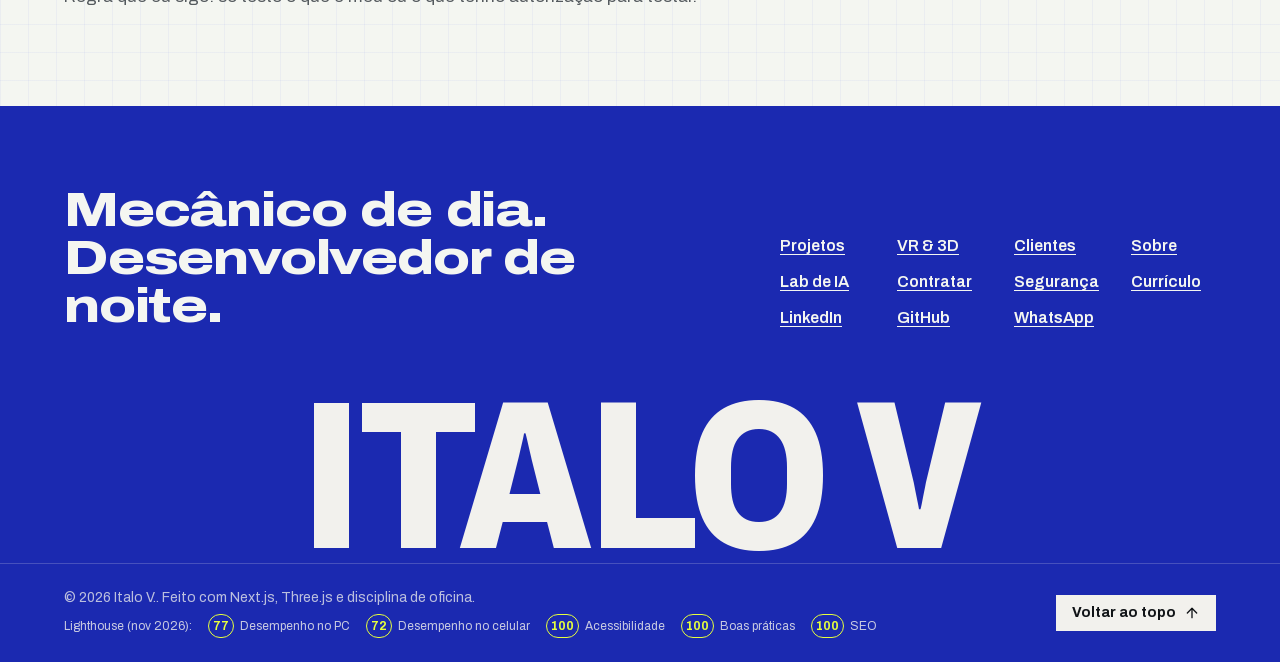
<file: seguranca.html>
<!DOCTYPE html><!--oIflm9q1ODE6Qtr5ibxKP--><html lang="pt-BR" class="__variable_7347c0 __variable_fb3397"><head><meta charSet="utf-8"/><meta name="viewport" content="width=device-width, initial-scale=1"/><link rel="stylesheet" href="/_next/static/css/cec188c8a8479356.css" data-precedence="next"/><link rel="preload" as="script" fetchPriority="low" href="/_next/static/chunks/webpack-d3392acc0af8d1eb.js"/><script src="/_next/static/chunks/4bd1b696-c023c6e3521b1417.js" async=""></script><script src="/_next/static/chunks/255-15b9cc804e0d9c7d.js" async=""></script><script src="/_next/static/chunks/main-app-3931642fb47dfe8b.js" async=""></script><script src="/_next/static/chunks/619-ba102abea3e3d0e4.js" async=""></script><script src="/_next/static/chunks/527-5dd6312011631799.js" async=""></script><script src="/_next/static/chunks/287-1598d935783bdbd7.js" async=""></script><script src="/_next/static/chunks/app/layout-8080b5ef7c0068ca.js" async=""></script><script src="/_next/static/chunks/app/not-found-514bf6e9be1bebe1.js" async=""></script><script src="/_next/static/chunks/app/seguranca/page-babb5eb9f7957668.js" async=""></script><meta http-equiv="Content-Security-Policy" content="default-src &#x27;self&#x27;; script-src &#x27;self&#x27; &#x27;unsafe-inline&#x27; &#x27;wasm-unsafe-eval&#x27;; style-src &#x27;self&#x27; &#x27;unsafe-inline&#x27;; img-src &#x27;self&#x27; data: blob:; font-src &#x27;self&#x27; data:; media-src &#x27;self&#x27; blob:; connect-src &#x27;self&#x27; blob: data:; worker-src &#x27;self&#x27; blob:; object-src &#x27;none&#x27;; base-uri &#x27;self&#x27;; form-action &#x27;none&#x27;; upgrade-insecure-requests"/><meta name="theme-color" content="#F4F6F1"/><title>Como eu blindei este site | Italo V</title><meta name="description" content="Auditoria de segurança e privacidade do próprio portfólio: o que estava exposto, o que eu decidi e o resultado medido."/><meta name="author" content="Italo V."/><meta name="keywords" content="Italo V,IV LABS,Mecânica Industrial,SENAI,Fábricas Industriais,Realidade Virtual,Three.js,Inteligência Artificial,Visão Computacional,Mecânica Lab,VisionSafe AI,Maintenance Intelligence 360"/><meta name="referrer" content="strict-origin-when-cross-origin"/><meta name="creator" content="Italo V."/><meta name="robots" content="index, follow"/><link rel="canonical" href="https://italovienna-sketch.github.io/seguranca"/><meta name="format-detection" content="telephone=no, address=no, email=no"/><meta property="og:title" content="Italo V | Mecânico de dia. Desenvolvedor de noite."/><meta property="og:description" content="Aprendiz de mecânica industrial que faz sistemas, sites, ferramentas com IA e 3D para empresas."/><meta property="og:url" content="https://italovienna-sketch.github.io"/><meta property="og:site_name" content="Italo V"/><meta property="og:locale" content="pt_BR"/><meta property="og:image" content="https://italovienna-sketch.github.io/og-image.png"/><meta property="og:image:width" content="1200"/><meta property="og:image:height" content="630"/><meta property="og:image:alt" content="Italo V: mecânico de dia, desenvolvedor de noite"/><meta property="og:type" content="website"/><meta name="twitter:card" content="summary_large_image"/><meta name="twitter:title" content="Italo V"/><meta name="twitter:description" content="Aprendiz de mecânica industrial que faz sites, ferramentas com IA, modelos 3D e vídeos."/><meta name="twitter:image" content="https://italovienna-sketch.github.io/og-image.png"/><link rel="icon" href="/icon-32.png" type="image/png" sizes="32x32"/><script src="/_next/static/chunks/polyfills-42372ed130431b0a.js" noModule=""></script></head><body id="top" class="min-h-screen flex flex-col bg-paper text-ink antialiased"><div hidden=""><!--$--><!--/$--></div><script type="application/ld+json">{"@context":"https://schema.org","@type":"Person","name":"Italo V.","jobTitle":"Jovem Aprendiz em Mecânica Industrial & Desenvolvedor de Projetos Independentes (IV LABS)","award":"1º lugar no Grand Prix SENAI","address":{"@type":"PostalAddress","addressCountry":"BR"},"sameAs":["https://www.linkedin.com/in/italo-viana-29924b376","https://github.com/italovienna-sketch"]}</script><a href="#main-content" class="sr-only focus:not-sr-only focus:fixed focus:top-4 focus:left-4 focus:z-[100] focus:px-4 focus:py-2 focus:bg-safety focus:text-ink focus:font-semibold">Pular para o conteúdo principal</a><div class="scroll-gauge" aria-hidden="true"></div><header class="fixed top-0 inset-x-0 z-50 no-print bg-paper/95 backdrop-blur-sm transition-[border-color] duration-200 border-b border-transparent"><div class="max-w-page mx-auto px-5 sm:px-8 h-16 flex items-center justify-between gap-6"><a class="display text-lg sm:text-xl whitespace-nowrap" href="/">Italo V</a><nav aria-label="Navegação principal" class="hidden lg:flex items-center gap-5 xl:gap-7 text-[15px]"><a class="text-graphite hover:text-ink transition-colors" href="/#iv-labs">Projetos</a><a class="text-graphite hover:text-ink transition-colors" href="/#sobre">Sobre</a><a class="text-graphite hover:text-ink transition-colors" href="/#ia">Lab de IA</a><a class="text-graphite hover:text-ink transition-colors" href="/#contratar">Contratar</a></nav><div class="hidden lg:flex items-center gap-3 text-[15px]"><button type="button" title="Busca e comandos rápidos (Ctrl+K)" aria-label="Abrir paleta de comandos (Ctrl+K)" class="inline-flex items-center gap-1.5 px-2.5 py-1 border border-ink/35 text-xs font-semibold text-graphite hover:border-ink hover:text-ink transition-colors"><svg xmlns="http://www.w3.org/2000/svg" width="24" height="24" viewBox="0 0 24 24" fill="none" stroke="currentColor" stroke-width="2" stroke-linecap="round" stroke-linejoin="round" class="lucide lucide-search w-3.5 h-3.5" aria-hidden="true"><circle cx="11" cy="11" r="8"></circle><path d="m21 21-4.3-4.3"></path></svg><kbd class="font-mono-tech text-[10px]">Ctrl K</kbd></button><span class="shift-clock inline-flex items-center gap-1.5 px-2.5 py-1 border border-ink/35 text-xs font-semibold text-graphite tabular-nums" title="Turno: 07:00, fábrica" role="img" aria-label="Turno: 07:00, fábrica"><svg xmlns="http://www.w3.org/2000/svg" width="24" height="24" viewBox="0 0 24 24" fill="none" stroke="currentColor" stroke-width="2" stroke-linecap="round" stroke-linejoin="round" class="lucide lucide-sun w-3.5 h-3.5" aria-hidden="true"><circle cx="12" cy="12" r="4"></circle><path d="M12 2v2"></path><path d="M12 20v2"></path><path d="m4.93 4.93 1.41 1.41"></path><path d="m17.66 17.66 1.41 1.41"></path><path d="M2 12h2"></path><path d="M20 12h2"></path><path d="m6.34 17.66-1.41 1.41"></path><path d="m19.07 4.93-1.41 1.41"></path></svg><span aria-hidden="true">07<!-- -->:<!-- -->00</span></span><button type="button" aria-label="English: mudar idioma para Inglês" class="font-narrow font-semibold text-graphite hover:text-ink">English</button><a class="px-4 py-2 bg-ink text-paper font-semibold hover:bg-safety hover:text-ink transition-colors" href="/curriculo">Currículo</a></div><div class="flex lg:hidden items-center gap-3"><button type="button" aria-label="Busca rápida" class="p-1.5 border border-ink/35 text-graphite"><svg xmlns="http://www.w3.org/2000/svg" width="24" height="24" viewBox="0 0 24 24" fill="none" stroke="currentColor" stroke-width="2" stroke-linecap="round" stroke-linejoin="round" class="lucide lucide-search w-4 h-4"><circle cx="11" cy="11" r="8"></circle><path d="m21 21-4.3-4.3"></path></svg></button><button type="button" aria-label="EN: mudar idioma para Inglês" class="font-narrow font-semibold text-sm text-graphite">EN</button><button type="button" aria-expanded="false" aria-label="Abrir menu" class="p-2 -mr-2"><svg xmlns="http://www.w3.org/2000/svg" width="24" height="24" viewBox="0 0 24 24" fill="none" stroke="currentColor" stroke-width="2" stroke-linecap="round" stroke-linejoin="round" class="lucide lucide-menu w-6 h-6"><line x1="4" x2="20" y1="12" y2="12"></line><line x1="4" x2="20" y1="6" y2="6"></line><line x1="4" x2="20" y1="18" y2="18"></line></svg></button></div></div></header><main id="main-content" class="flex-1"><div class="pt-28 pb-24 sm:pt-36"><article class="max-w-page mx-auto px-5 sm:px-8"><a class="link font-semibold" href="/#ia">Voltar ao Lab de IA</a><h1 class="mt-6 display text-4xl sm:text-6xl leading-[0.95] max-w-[18ch]">Como eu blindei este site</h1><p class="mt-6 text-lg sm:text-xl text-graphite max-w-[42rem]">Fiz uma auditoria de privacidade e segurança no meu próprio portfólio, com ajuda de IA. Cada linha abaixo foi feita e conferida neste site, em novembro de 2026.</p><ol class="mt-14 border-t border-ink"><li class="grid grid-cols-1 lg:grid-cols-3 gap-6 lg:gap-10 py-8 border-b border-ink"><div><h2 class="font-bold text-sm text-graphite">Problema</h2><p class="mt-1.5">Nome completo aparecia no site, no Google e nos PDFs do currículo.</p></div><div><h2 class="font-bold text-sm text-graphite">Decisão</h2><p class="mt-1.5">Assinar só como Italo V em tudo: páginas, metadados, dados estruturados e nome dos arquivos.</p></div><div class="lg:border-l-4 lg:border-safety lg:pl-5"><h2 class="font-bold text-sm text-graphite">Resultado</h2><p class="mt-1.5 font-semibold">Varredura do build final: zero ocorrências do sobrenome no HTML, nos scripts e nos PDFs.</p></div></li><li class="grid grid-cols-1 lg:grid-cols-3 gap-6 lg:gap-10 py-8 border-b border-ink"><div><h2 class="font-bold text-sm text-graphite">Problema</h2><p class="mt-1.5">Telefone e e-mail ficavam em texto puro no HTML, prato cheio para robôs de spam.</p></div><div><h2 class="font-bold text-sm text-graphite">Decisão</h2><p class="mt-1.5">Guardar os dois invertidos e em pedaços; o link real só é montado no navegador de quem visita.</p></div><div class="lg:border-l-4 lg:border-safety lg:pl-5"><h2 class="font-bold text-sm text-graphite">Resultado</h2><p class="mt-1.5 font-semibold">O HTML exportado não contém o número nem o e-mail. O botão do WhatsApp continua funcionando.</p></div></li><li class="grid grid-cols-1 lg:grid-cols-3 gap-6 lg:gap-10 py-8 border-b border-ink"><div><h2 class="font-bold text-sm text-graphite">Problema</h2><p class="mt-1.5">npm audit apontava 2 falhas (1 alta no PostCSS, 1 moderada no Next.js).</p></div><div><h2 class="font-bold text-sm text-graphite">Decisão</h2><p class="mt-1.5">Atualizar o Next.js dentro da versão 15 e forçar o PostCSS corrigido com override, sem pular para uma versão major.</p></div><div class="lg:border-l-4 lg:border-safety lg:pl-5"><h2 class="font-bold text-sm text-graphite">Resultado</h2><p class="mt-1.5 font-semibold">npm audit: 0 vulnerabilidades.</p></div></li><li class="grid grid-cols-1 lg:grid-cols-3 gap-6 lg:gap-10 py-8 border-b border-ink"><div><h2 class="font-bold text-sm text-graphite">Problema</h2><p class="mt-1.5">Sem política de conteúdo: um script injetado poderia rodar e chamar qualquer servidor.</p></div><div><h2 class="font-bold text-sm text-graphite">Decisão</h2><p class="mt-1.5">Content Security Policy que só aceita código, fontes, imagens e vídeos do próprio domínio, sem plugins e sem formulários externos.</p></div><div class="lg:border-l-4 lg:border-safety lg:pl-5"><h2 class="font-bold text-sm text-graphite">Resultado</h2><p class="mt-1.5 font-semibold">O site não faz nenhum pedido a servidores de terceiros, então o IP de quem visita não é entregue a ninguém.</p></div></li><li class="grid grid-cols-1 lg:grid-cols-3 gap-6 lg:gap-10 py-8 border-b border-ink"><div><h2 class="font-bold text-sm text-graphite">Problema</h2><p class="mt-1.5">Outro site podia carregar este dentro de um iframe invisível (clickjacking).</p></div><div><h2 class="font-bold text-sm text-graphite">Decisão</h2><p class="mt-1.5">Proteção no código, porque o GitHub Pages não deixa configurar cabeçalhos; e cabeçalhos completos prontos para hospedagens que deixam.</p></div><div class="lg:border-l-4 lg:border-safety lg:pl-5"><h2 class="font-bold text-sm text-graphite">Resultado</h2><p class="mt-1.5 font-semibold">Embutido em outro site, a página se esconde e tenta abrir na própria aba.</p></div></li><li class="grid grid-cols-1 lg:grid-cols-3 gap-6 lg:gap-10 py-8 border-b border-ink"><div><h2 class="font-bold text-sm text-graphite">Problema</h2><p class="mt-1.5">O servidor de desenvolvimento ficava visível para qualquer aparelho no mesmo Wi-Fi.</p></div><div><h2 class="font-bold text-sm text-graphite">Decisão</h2><p class="mt-1.5">Prender o servidor local em 127.0.0.1 e bloquear arquivos de senha e chave no .gitignore.</p></div><div class="lg:border-l-4 lg:border-safety lg:pl-5"><h2 class="font-bold text-sm text-graphite">Resultado</h2><p class="mt-1.5 font-semibold">Só o próprio computador abre o site em desenvolvimento.</p></div></li></ol><p class="mt-10 text-graphite max-w-[42rem]">Regra que eu sigo: só testo o que é meu ou o que tenho autorização para testar.</p></article></div><!--$--><!--/$--></main><footer class="bg-[#1B29B0] text-[#F4F6F1] no-print overflow-hidden"><div class="max-w-page mx-auto px-5 sm:px-8 pt-16 sm:pt-20"><div class="flex flex-col lg:flex-row lg:items-end justify-between gap-10"><div class="space-y-3"><p class="font-play font-extrabold text-3xl sm:text-5xl leading-[0.98] max-w-[16ch]">Mecânico de dia. Desenvolvedor de noite.</p></div><nav aria-label="Rodapé" class="grid grid-cols-2 sm:grid-cols-4 gap-x-8 gap-y-3 font-semibold text-sm sm:text-base"><a class="link decoration-[#F2F1ED]/40 hover:decoration-[#E6FF3D] hover:text-[#E6FF3D] transition-colors" href="/#iv-labs">Projetos</a><a class="link decoration-[#F2F1ED]/40 hover:decoration-[#E6FF3D] hover:text-[#E6FF3D] transition-colors" href="/#vr-3d">VR &amp; 3D</a><a class="link decoration-[#F2F1ED]/40 hover:decoration-[#E6FF3D] hover:text-[#E6FF3D] transition-colors" href="/#criativo">Clientes</a><a class="link decoration-[#F2F1ED]/40 hover:decoration-[#E6FF3D] hover:text-[#E6FF3D] transition-colors" href="/#sobre">Sobre</a><a class="link decoration-[#F2F1ED]/40 hover:decoration-[#E6FF3D] hover:text-[#E6FF3D] transition-colors" href="/#ia">Lab de IA</a><a class="link decoration-[#F2F1ED]/40 hover:decoration-[#E6FF3D] hover:text-[#E6FF3D] transition-colors" href="/#contratar">Contratar</a><a class="link decoration-[#F2F1ED]/40 hover:decoration-[#E6FF3D] hover:text-[#E6FF3D] transition-colors" href="/seguranca">Segurança</a><a class="link decoration-[#F2F1ED]/40 hover:decoration-[#E6FF3D] hover:text-[#E6FF3D] transition-colors" href="/curriculo">Currículo</a><a href="https://www.linkedin.com/in/italo-viana-29924b376" target="_blank" rel="noopener noreferrer" class="link decoration-[#F2F1ED]/40 hover:decoration-[#E6FF3D] hover:text-[#E6FF3D] transition-colors">LinkedIn</a><a href="https://github.com/italovienna-sketch" target="_blank" rel="noopener noreferrer" class="link decoration-[#F2F1ED]/40 hover:decoration-[#E6FF3D] hover:text-[#E6FF3D] transition-colors">GitHub</a><a href="/#contato" target="_blank" rel="noopener noreferrer" class="link decoration-[#F2F1ED]/40 hover:decoration-[#E6FF3D] hover:text-[#E6FF3D] transition-colors">WhatsApp</a></nav></div></div><p aria-hidden="true" class="footer-name font-extrabold uppercase whitespace-nowrap text-center leading-[0.8] text-[16.5vw] mt-12 sm:mt-16 select-none text-[#F2F1ED] cursor-default">Italo V</p><div class="border-t border-[#F2F1ED]/20"><div class="max-w-page mx-auto px-5 sm:px-8 py-6 flex flex-col sm:flex-row sm:items-center justify-between gap-4 text-sm text-[#F2F1ED]/75"><div class="space-y-1.5"><p>© <!-- -->2026<!-- --> <!-- -->Italo V.<!-- -->.<!-- --> <!-- -->Feito com Next.js, Three.js e disciplina de oficina.</p><p class="flex flex-wrap items-center gap-x-4 gap-y-1 text-xs text-[#F2F1ED]/80"><span>Lighthouse (<!-- -->nov 2026<!-- -->):</span><span class="inline-flex items-center gap-1.5"><span class="inline-grid h-6 min-w-6 place-items-center rounded-full border border-[#E6FF3D] px-1 font-bold text-[#E6FF3D] tabular-nums">77</span>Desempenho no PC</span><span class="inline-flex items-center gap-1.5"><span class="inline-grid h-6 min-w-6 place-items-center rounded-full border border-[#E6FF3D] px-1 font-bold text-[#E6FF3D] tabular-nums">72</span>Desempenho no celular</span><span class="inline-flex items-center gap-1.5"><span class="inline-grid h-6 min-w-6 place-items-center rounded-full border border-[#E6FF3D] px-1 font-bold text-[#E6FF3D] tabular-nums">100</span>Acessibilidade</span><span class="inline-flex items-center gap-1.5"><span class="inline-grid h-6 min-w-6 place-items-center rounded-full border border-[#E6FF3D] px-1 font-bold text-[#E6FF3D] tabular-nums">100</span>Boas práticas</span><span class="inline-flex items-center gap-1.5"><span class="inline-grid h-6 min-w-6 place-items-center rounded-full border border-[#E6FF3D] px-1 font-bold text-[#E6FF3D] tabular-nums">100</span>SEO</span></p></div><div class="tone-dark flex items-center gap-3 self-start sm:self-auto"><a href="#top" class="inline-flex items-center gap-2 px-4 py-2 bg-[#F2F1ED] text-[#111417] font-bold hover:bg-[#E6FF3D] transition-colors">Voltar ao topo<svg xmlns="http://www.w3.org/2000/svg" width="24" height="24" viewBox="0 0 24 24" fill="none" stroke="currentColor" stroke-width="2" stroke-linecap="round" stroke-linejoin="round" class="lucide lucide-arrow-up w-4 h-4" aria-hidden="true"><path d="m5 12 7-7 7 7"></path><path d="M12 19V5"></path></svg></a></div></div></div></footer><script src="/_next/static/chunks/webpack-d3392acc0af8d1eb.js" id="_R_" async=""></script><script>(self.__next_f=self.__next_f||[]).push([0])</script><script>self.__next_f.push([1,"1:\"$Sreact.fragment\"\n2:I[4889,[\"619\",\"static/chunks/619-ba102abea3e3d0e4.js\",\"527\",\"static/chunks/527-5dd6312011631799.js\",\"287\",\"static/chunks/287-1598d935783bdbd7.js\",\"177\",\"static/chunks/app/layout-8080b5ef7c0068ca.js\"],\"LanguageProvider\"]\n3:I[4338,[\"619\",\"static/chunks/619-ba102abea3e3d0e4.js\",\"527\",\"static/chunks/527-5dd6312011631799.js\",\"287\",\"static/chunks/287-1598d935783bdbd7.js\",\"177\",\"static/chunks/app/layout-8080b5ef7c0068ca.js\"],\"LightboxProvider\"]\n4:I[9840,[\"619\",\"static/chunks/619-ba102abea3e3d0e4.js\",\"527\",\"static/chunks/527-5dd6312011631799.js\",\"287\",\"static/chunks/287-1598d935783bdbd7.js\",\"177\",\"static/chunks/app/layout-8080b5ef7c0068ca.js\"],\"default\"]\n5:I[9766,[],\"\"]\n6:I[8924,[],\"\"]\n7:I[2619,[\"619\",\"static/chunks/619-ba102abea3e3d0e4.js\",\"345\",\"static/chunks/app/not-found-514bf6e9be1bebe1.js\"],\"\"]\n8:I[2162,[\"619\",\"static/chunks/619-ba102abea3e3d0e4.js\",\"527\",\"static/chunks/527-5dd6312011631799.js\",\"287\",\"static/chunks/287-1598d935783bdbd7.js\",\"177\",\"static/chunks/app/layout-8080b5ef7c0068ca.js\"],\"default\"]\n9:I[4845,[\"619\",\"static/chunks/619-ba102abea3e3d0e4.js\",\"527\",\"static/chunks/527-5dd6312011631799.js\",\"287\",\"static/chunks/287-1598d935783bdbd7.js\",\"177\",\"static/chunks/app/layout-8080b5ef7c0068ca.js\"],\"default\"]\na:I[594,[\"619\",\"static/chunks/619-ba102abea3e3d0e4.js\",\"527\",\"static/chunks/527-5dd6312011631799.js\",\"287\",\"static/chunks/287-1598d935783bdbd7.js\",\"177\",\"static/chunks/app/layout-8080b5ef7c0068ca.js\"],\"default\"]\nb:I[4031,[\"619\",\"static/chunks/619-ba102abea3e3d0e4.js\",\"527\",\"static/chunks/527-5dd6312011631799.js\",\"287\",\"static/chunks/287-1598d935783bdbd7.js\",\"177\",\"static/chunks/app/layout-8080b5ef7c0068ca.js\"],\"default\"]\nc:I[2352,[\"619\",\"static/chunks/619-ba102abea3e3d0e4.js\",\"527\",\"static/chunks/527-5dd6312011631799.js\",\"287\",\"static/chunks/287-1598d935783bdbd7.js\",\"177\",\"static/chunks/app/layout-8080b5ef7c0068ca.js\"],\"default\"]\nd:I[1959,[],\"ClientPageRoot\"]\ne:I[8725,[\"619\",\"static/chunks/619-ba102abea3e3d0e4.js\",\"700\",\"static/chunks/app/seguranca/page-babb5eb9f7957668.js\"],\"default\""])</script><script>self.__next_f.push([1,"]\n11:I[4431,[],\"OutletBoundary\"]\n13:I[5278,[],\"AsyncMetadataOutlet\"]\n15:I[4431,[],\"ViewportBoundary\"]\n17:I[4431,[],\"MetadataBoundary\"]\n18:\"$Sreact.suspense\"\n1a:I[7150,[],\"\"]\n:HL[\"/_next/static/css/cec188c8a8479356.css\",\"style\"]\n"])</script><script>self.__next_f.push([1,"0:{\"P\":null,\"b\":\"oIflm9q1ODE6Qtr5ibxKP\",\"p\":\"\",\"c\":[\"\",\"seguranca\"],\"i\":false,\"f\":[[[\"\",{\"children\":[\"seguranca\",{\"children\":[\"__PAGE__\",{}]}]},\"$undefined\",\"$undefined\",true],[\"\",[\"$\",\"$1\",\"c\",{\"children\":[[[\"$\",\"link\",\"0\",{\"rel\":\"stylesheet\",\"href\":\"/_next/static/css/cec188c8a8479356.css\",\"precedence\":\"next\",\"crossOrigin\":\"$undefined\",\"nonce\":\"$undefined\"}]],[\"$\",\"html\",null,{\"lang\":\"pt-BR\",\"className\":\"__variable_7347c0 __variable_fb3397\",\"children\":[[\"$\",\"head\",null,{\"children\":[\"$\",\"meta\",null,{\"httpEquiv\":\"Content-Security-Policy\",\"content\":\"default-src 'self'; script-src 'self' 'unsafe-inline' 'wasm-unsafe-eval'; style-src 'self' 'unsafe-inline'; img-src 'self' data: blob:; font-src 'self' data:; media-src 'self' blob:; connect-src 'self' blob: data:; worker-src 'self' blob:; object-src 'none'; base-uri 'self'; form-action 'none'; upgrade-insecure-requests\"}]}],[\"$\",\"body\",null,{\"id\":\"top\",\"className\":\"min-h-screen flex flex-col bg-paper text-ink antialiased\",\"children\":[[\"$\",\"script\",null,{\"type\":\"application/ld+json\",\"dangerouslySetInnerHTML\":{\"__html\":\"{\\\"@context\\\":\\\"https://schema.org\\\",\\\"@type\\\":\\\"Person\\\",\\\"name\\\":\\\"Italo V.\\\",\\\"jobTitle\\\":\\\"Jovem Aprendiz em Mecânica Industrial \u0026 Desenvolvedor de Projetos Independentes (IV LABS)\\\",\\\"award\\\":\\\"1º lugar no Grand Prix SENAI\\\",\\\"address\\\":{\\\"@type\\\":\\\"PostalAddress\\\",\\\"addressCountry\\\":\\\"BR\\\"},\\\"sameAs\\\":[\\\"https://www.linkedin.com/in/italo-viana-29924b376\\\",\\\"https://github.com/italovienna-sketch\\\"]}\"}}],[\"$\",\"$L2\",null,{\"children\":[\"$\",\"$L3\",null,{\"children\":[[\"$\",\"a\",null,{\"href\":\"#main-content\",\"className\":\"sr-only focus:not-sr-only focus:fixed focus:top-4 focus:left-4 focus:z-[100] focus:px-4 focus:py-2 focus:bg-safety focus:text-ink focus:font-semibold\",\"children\":\"Pular para o conteúdo principal\"}],[\"$\",\"div\",null,{\"className\":\"scroll-gauge\",\"aria-hidden\":\"true\"}],[\"$\",\"$L4\",null,{}],[\"$\",\"main\",null,{\"id\":\"main-content\",\"className\":\"flex-1\",\"children\":[\"$\",\"$L5\",null,{\"parallelRouterKey\":\"children\",\"error\":\"$undefined\",\"errorStyles\":\"$undefined\",\"errorScripts\":\"$undefined\",\"template\":[\"$\",\"$L6\",null,{}],\"templateStyles\":\"$undefined\",\"templateScripts\":\"$undefined\",\"notFound\":[[\"$\",\"div\",null,{\"className\":\"min-h-[80vh] flex items-center\",\"children\":[\"$\",\"div\",null,{\"className\":\"max-w-page mx-auto w-full px-5 sm:px-8 pt-28 pb-20 space-y-6\",\"children\":[[\"$\",\"p\",null,{\"className\":\"display text-7xl sm:text-9xl text-machine\",\"children\":\"404\"}],[\"$\",\"h1\",null,{\"className\":\"display text-3xl sm:text-5xl max-w-2xl\",\"children\":\"Essa página não existe.\"}],[\"$\",\"p\",null,{\"className\":\"text-graphite max-w-[32rem]\",\"children\":\"O link pode estar errado ou a página foi removida. Volte para o início e procure por lá.\"}],[\"$\",\"$L7\",null,{\"href\":\"/\",\"className\":\"inline-block px-6 py-3.5 bg-ink text-paper font-semibold hover:bg-machine transition-colors\",\"children\":\"Voltar para o início\"}]]}]}],[]],\"forbidden\":\"$undefined\",\"unauthorized\":\"$undefined\"}]}],[\"$\",\"$L8\",null,{}],[\"$\",\"$L9\",null,{}],[\"$\",\"$La\",null,{}],[\"$\",\"$Lb\",null,{}],[\"$\",\"$Lc\",null,{}]]}]}]]}]]}]]}],{\"children\":[\"seguranca\",[\"$\",\"$1\",\"c\",{\"children\":[null,[\"$\",\"$L5\",null,{\"parallelRouterKey\":\"children\",\"error\":\"$undefined\",\"errorStyles\":\"$undefined\",\"errorScripts\":\"$undefined\",\"template\":[\"$\",\"$L6\",null,{}],\"templateStyles\":\"$undefined\",\"templateScripts\":\"$undefined\",\"notFound\":\"$undefined\",\"forbidden\":\"$undefined\",\"unauthorized\":\"$undefined\"}]]}],{\"children\":[\"__PAGE__\",[\"$\",\"$1\",\"c\",{\"children\":[[\"$\",\"$Ld\",null,{\"Component\":\"$e\",\"searchParams\":{},\"params\":{},\"promises\":[\"$@f\",\"$@10\"]}],null,[\"$\",\"$L11\",null,{\"children\":[\"$L12\",[\"$\",\"$L13\",null,{\"promise\":\"$@14\"}]]}]]}],{},null,false]},null,false]},null,false],[\"$\",\"$1\",\"h\",{\"children\":[null,[[\"$\",\"$L15\",null,{\"children\":\"$L16\"}],null],[\"$\",\"$L17\",null,{\"children\":[\"$\",\"div\",null,{\"hidden\":true,\"children\":[\"$\",\"$18\",null,{\"fallback\":null,\"children\":\"$L19\"}]}]}]]}],false]],\"m\":\"$undefined\",\"G\":[\"$1a\",[]],\"s\":false,\"S\":true}\n"])</script><script>self.__next_f.push([1,"f:{}\n10:\"$0:f:0:1:2:children:2:children:1:props:children:0:props:params\"\n"])</script><script>self.__next_f.push([1,"16:[[\"$\",\"meta\",\"0\",{\"charSet\":\"utf-8\"}],[\"$\",\"meta\",\"1\",{\"name\":\"viewport\",\"content\":\"width=device-width, initial-scale=1\"}],[\"$\",\"meta\",\"2\",{\"name\":\"theme-color\",\"content\":\"#F4F6F1\"}]]\n12:null\n"])</script><script>self.__next_f.push([1,"1b:I[622,[],\"IconMark\"]\n"])</script><script>self.__next_f.push([1,"14:{\"metadata\":[[\"$\",\"title\",\"0\",{\"children\":\"Como eu blindei este site | Italo V\"}],[\"$\",\"meta\",\"1\",{\"name\":\"description\",\"content\":\"Auditoria de segurança e privacidade do próprio portfólio: o que estava exposto, o que eu decidi e o resultado medido.\"}],[\"$\",\"meta\",\"2\",{\"name\":\"author\",\"content\":\"Italo V.\"}],[\"$\",\"meta\",\"3\",{\"name\":\"keywords\",\"content\":\"Italo V,IV LABS,Mecânica Industrial,SENAI,Fábricas Industriais,Realidade Virtual,Three.js,Inteligência Artificial,Visão Computacional,Mecânica Lab,VisionSafe AI,Maintenance Intelligence 360\"}],[\"$\",\"meta\",\"4\",{\"name\":\"referrer\",\"content\":\"strict-origin-when-cross-origin\"}],[\"$\",\"meta\",\"5\",{\"name\":\"creator\",\"content\":\"Italo V.\"}],[\"$\",\"meta\",\"6\",{\"name\":\"robots\",\"content\":\"index, follow\"}],[\"$\",\"link\",\"7\",{\"rel\":\"canonical\",\"href\":\"https://italovienna-sketch.github.io/seguranca\"}],[\"$\",\"meta\",\"8\",{\"name\":\"format-detection\",\"content\":\"telephone=no, address=no, email=no\"}],[\"$\",\"meta\",\"9\",{\"property\":\"og:title\",\"content\":\"Italo V | Mecânico de dia. Desenvolvedor de noite.\"}],[\"$\",\"meta\",\"10\",{\"property\":\"og:description\",\"content\":\"Aprendiz de mecânica industrial que faz sistemas, sites, ferramentas com IA e 3D para empresas.\"}],[\"$\",\"meta\",\"11\",{\"property\":\"og:url\",\"content\":\"https://italovienna-sketch.github.io\"}],[\"$\",\"meta\",\"12\",{\"property\":\"og:site_name\",\"content\":\"Italo V\"}],[\"$\",\"meta\",\"13\",{\"property\":\"og:locale\",\"content\":\"pt_BR\"}],[\"$\",\"meta\",\"14\",{\"property\":\"og:image\",\"content\":\"https://italovienna-sketch.github.io/og-image.png\"}],[\"$\",\"meta\",\"15\",{\"property\":\"og:image:width\",\"content\":\"1200\"}],[\"$\",\"meta\",\"16\",{\"property\":\"og:image:height\",\"content\":\"630\"}],[\"$\",\"meta\",\"17\",{\"property\":\"og:image:alt\",\"content\":\"Italo V: mecânico de dia, desenvolvedor de noite\"}],[\"$\",\"meta\",\"18\",{\"property\":\"og:type\",\"content\":\"website\"}],[\"$\",\"meta\",\"19\",{\"name\":\"twitter:card\",\"content\":\"summary_large_image\"}],[\"$\",\"meta\",\"20\",{\"name\":\"twitter:title\",\"content\":\"Italo V\"}],[\"$\",\"meta\",\"21\",{\"name\":\"twitter:description\",\"content\":\"Aprendiz de mecânica industrial que faz sites, ferramentas com IA, modelos 3D e vídeos.\"}],[\"$\",\"meta\",\"22\",{\"name\":\"twitter:image\",\"content\":\"https://italovienna-sketch.github.io/og-image.png\"}],[\"$\",\"link\",\"23\",{\"rel\":\"icon\",\"href\":\"/icon-32.png\",\"type\":\"image/png\",\"sizes\":\"32x32\"}],[\"$\",\"$L1b\",\"24\",{}]],\"error\":null,\"digest\":\"$undefined\"}\n"])</script><script>self.__next_f.push([1,"19:\"$14:metadata\"\n"])</script></body></html>
</file>
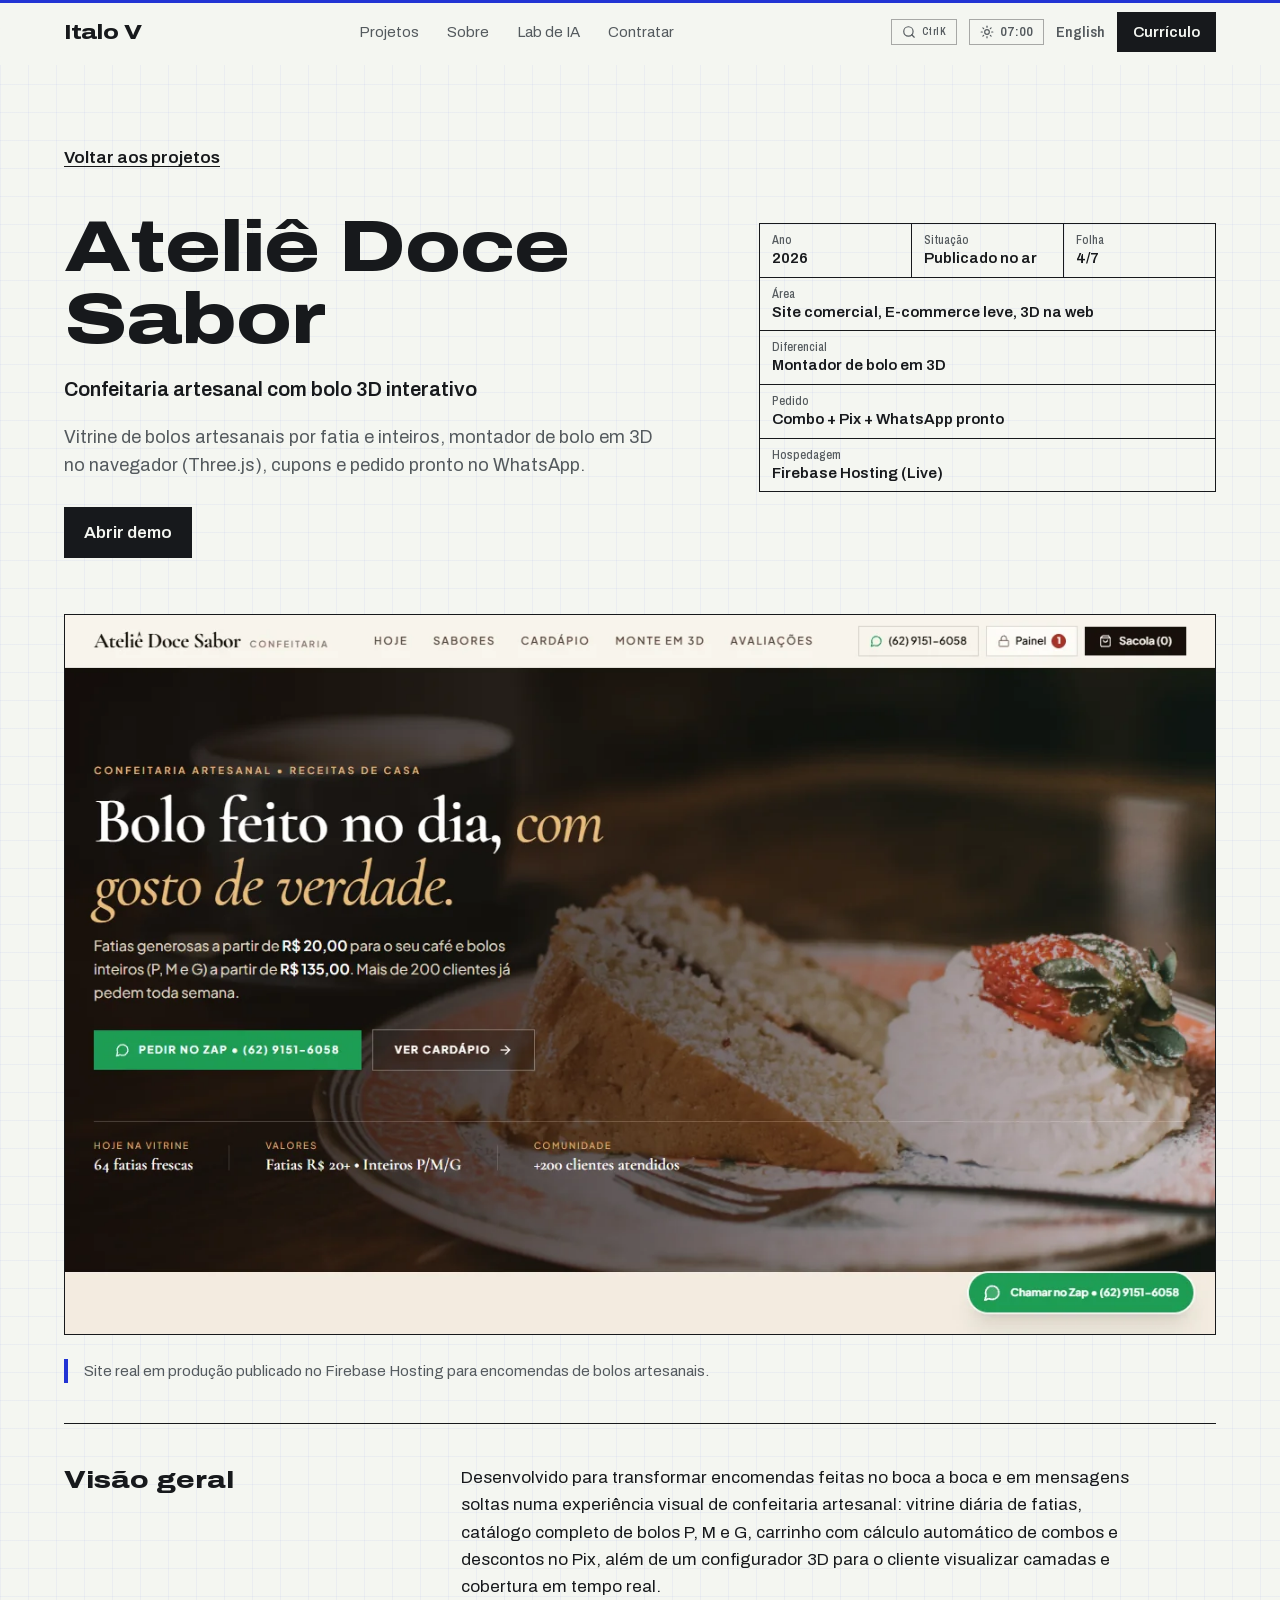
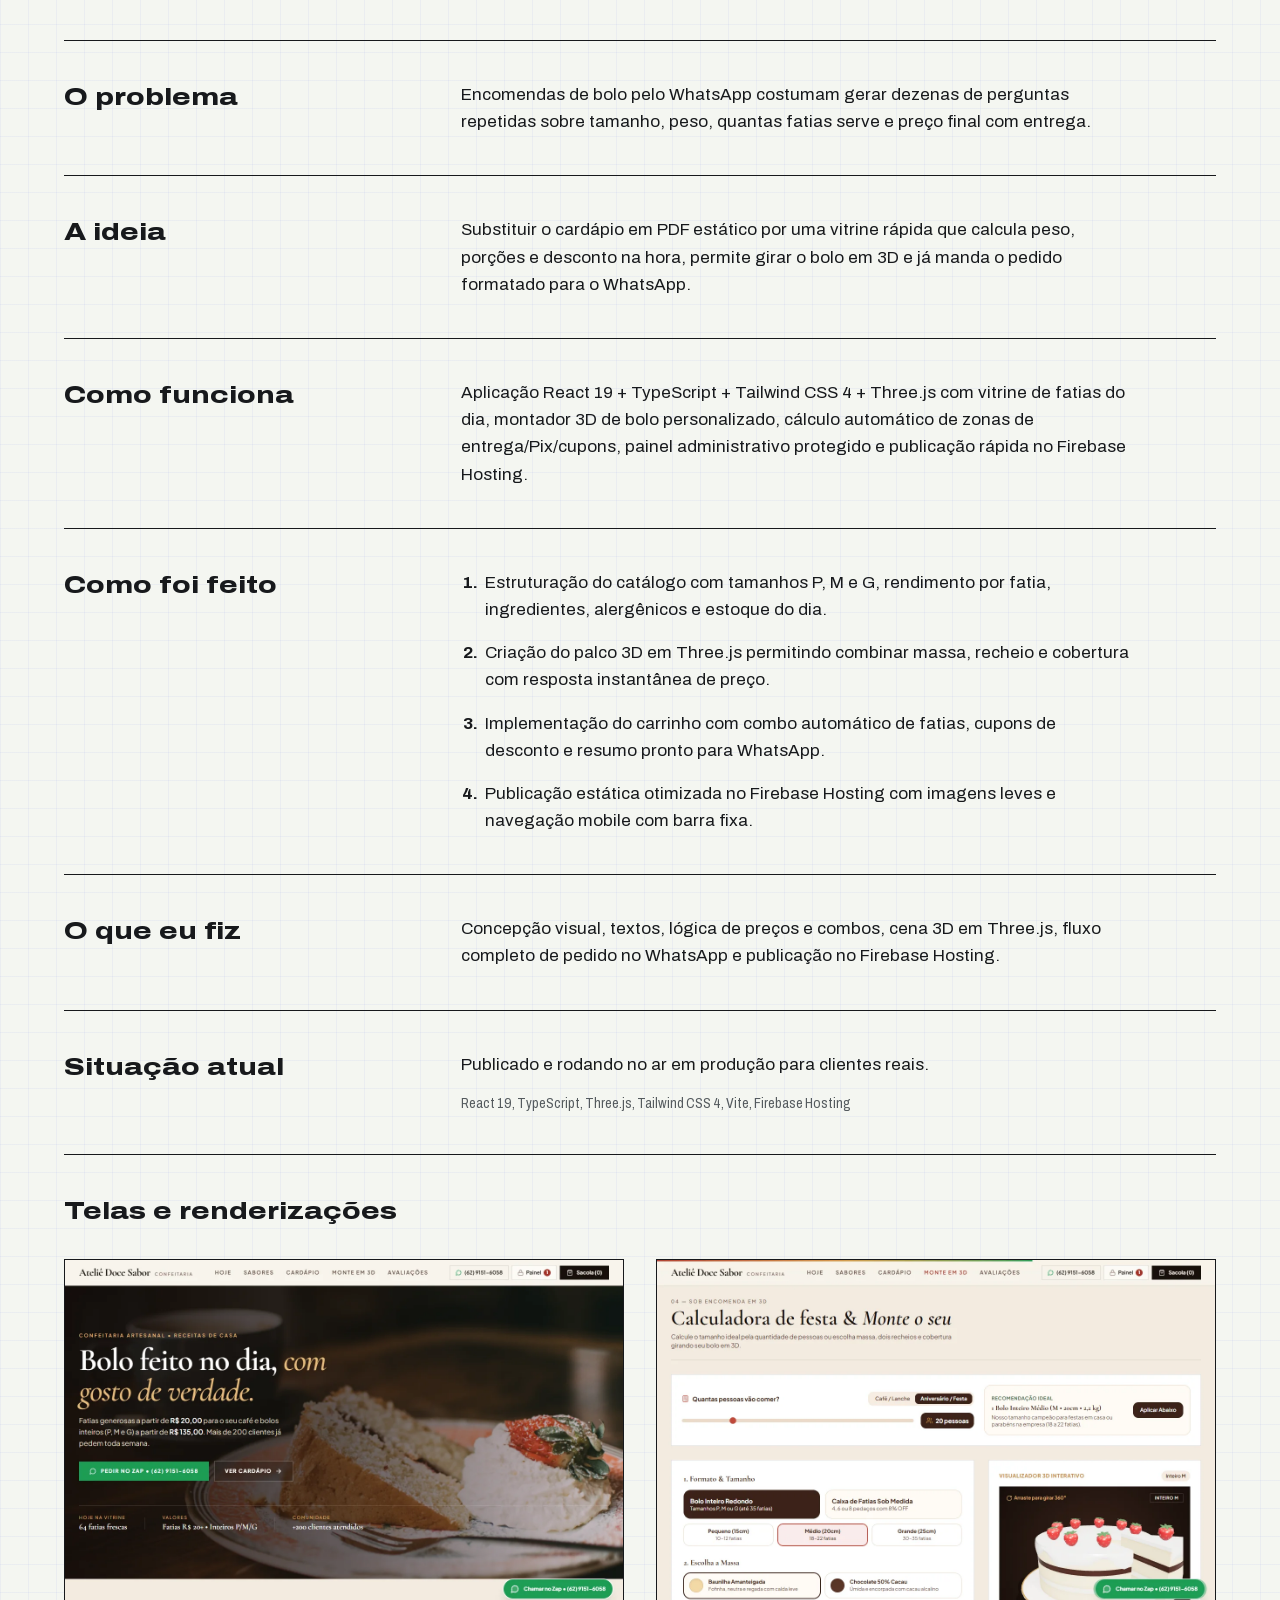
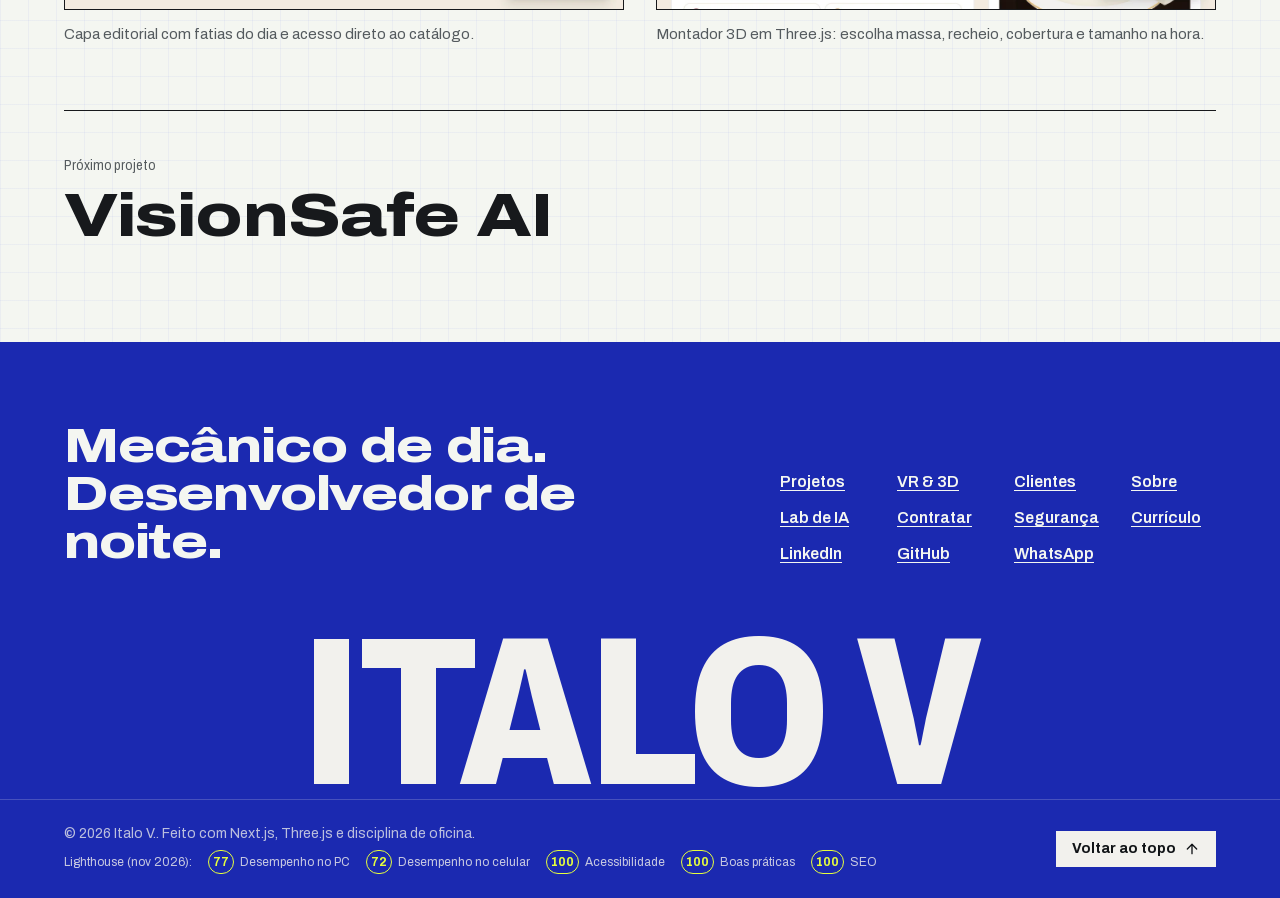
<file: projetos/atelie-doce-sabor.html>
<!DOCTYPE html><!--oIflm9q1ODE6Qtr5ibxKP--><html lang="pt-BR" class="__variable_7347c0 __variable_fb3397"><head><meta charSet="utf-8"/><meta name="viewport" content="width=device-width, initial-scale=1"/><link rel="preload" as="image" href="/projects/atelie-doce-sabor/home.webp"/><link rel="stylesheet" href="/_next/static/css/cec188c8a8479356.css" data-precedence="next"/><link rel="preload" as="script" fetchPriority="low" href="/_next/static/chunks/webpack-d3392acc0af8d1eb.js"/><script src="/_next/static/chunks/4bd1b696-c023c6e3521b1417.js" async=""></script><script src="/_next/static/chunks/255-15b9cc804e0d9c7d.js" async=""></script><script src="/_next/static/chunks/main-app-3931642fb47dfe8b.js" async=""></script><script src="/_next/static/chunks/619-ba102abea3e3d0e4.js" async=""></script><script src="/_next/static/chunks/527-5dd6312011631799.js" async=""></script><script src="/_next/static/chunks/287-1598d935783bdbd7.js" async=""></script><script src="/_next/static/chunks/app/layout-8080b5ef7c0068ca.js" async=""></script><script src="/_next/static/chunks/app/not-found-514bf6e9be1bebe1.js" async=""></script><script src="/_next/static/chunks/101-08d4c51ef3b82877.js" async=""></script><script src="/_next/static/chunks/app/projetos/%5Bslug%5D/page-a8ca7499028ae2cf.js" async=""></script><meta http-equiv="Content-Security-Policy" content="default-src &#x27;self&#x27;; script-src &#x27;self&#x27; &#x27;unsafe-inline&#x27; &#x27;wasm-unsafe-eval&#x27;; style-src &#x27;self&#x27; &#x27;unsafe-inline&#x27;; img-src &#x27;self&#x27; data: blob:; font-src &#x27;self&#x27; data:; media-src &#x27;self&#x27; blob:; connect-src &#x27;self&#x27; blob: data:; worker-src &#x27;self&#x27; blob:; object-src &#x27;none&#x27;; base-uri &#x27;self&#x27;; form-action &#x27;none&#x27;; upgrade-insecure-requests"/><meta name="theme-color" content="#F4F6F1"/><title>Ateliê Doce Sabor — Confeitaria artesanal com bolo 3D interativo | Italo V</title><meta name="description" content="Vitrine de bolos artesanais por fatia e inteiros, montador de bolo em 3D no navegador (Three.js), cupons e pedido pronto no WhatsApp."/><meta name="author" content="Italo V."/><meta name="keywords" content="Italo V,IV LABS,Mecânica Industrial,SENAI,Fábricas Industriais,Realidade Virtual,Three.js,Inteligência Artificial,Visão Computacional,Mecânica Lab,VisionSafe AI,Maintenance Intelligence 360"/><meta name="referrer" content="strict-origin-when-cross-origin"/><meta name="creator" content="Italo V."/><meta name="robots" content="index, follow"/><link rel="canonical" href="https://italovienna-sketch.github.io/projetos/atelie-doce-sabor"/><meta name="format-detection" content="telephone=no, address=no, email=no"/><meta property="og:title" content="Ateliê Doce Sabor — Confeitaria artesanal com bolo 3D interativo | Italo V"/><meta property="og:description" content="Vitrine de bolos artesanais por fatia e inteiros, montador de bolo em 3D no navegador (Three.js), cupons e pedido pronto no WhatsApp."/><meta property="og:url" content="https://italovienna-sketch.github.io/projetos/atelie-doce-sabor"/><meta property="og:image" content="https://italovienna-sketch.github.io/og/atelie-doce-sabor.jpg"/><meta property="og:image:width" content="1200"/><meta property="og:image:height" content="630"/><meta property="og:image:alt" content="Ateliê Doce Sabor — Confeitaria artesanal com bolo 3D interativo"/><meta property="og:type" content="article"/><meta name="twitter:card" content="summary_large_image"/><meta name="twitter:title" content="Ateliê Doce Sabor — Confeitaria artesanal com bolo 3D interativo | Italo V"/><meta name="twitter:description" content="Vitrine de bolos artesanais por fatia e inteiros, montador de bolo em 3D no navegador (Three.js), cupons e pedido pronto no WhatsApp."/><meta name="twitter:image" content="https://italovienna-sketch.github.io/og/atelie-doce-sabor.jpg"/><link rel="icon" href="/icon-32.png" type="image/png" sizes="32x32"/><script src="/_next/static/chunks/polyfills-42372ed130431b0a.js" noModule=""></script></head><body id="top" class="min-h-screen flex flex-col bg-paper text-ink antialiased"><div hidden=""><!--$--><!--/$--></div><script type="application/ld+json">{"@context":"https://schema.org","@type":"Person","name":"Italo V.","jobTitle":"Jovem Aprendiz em Mecânica Industrial & Desenvolvedor de Projetos Independentes (IV LABS)","award":"1º lugar no Grand Prix SENAI","address":{"@type":"PostalAddress","addressCountry":"BR"},"sameAs":["https://www.linkedin.com/in/italo-viana-29924b376","https://github.com/italovienna-sketch"]}</script><a href="#main-content" class="sr-only focus:not-sr-only focus:fixed focus:top-4 focus:left-4 focus:z-[100] focus:px-4 focus:py-2 focus:bg-safety focus:text-ink focus:font-semibold">Pular para o conteúdo principal</a><div class="scroll-gauge" aria-hidden="true"></div><header class="fixed top-0 inset-x-0 z-50 no-print bg-paper/95 backdrop-blur-sm transition-[border-color] duration-200 border-b border-transparent"><div class="max-w-page mx-auto px-5 sm:px-8 h-16 flex items-center justify-between gap-6"><a class="display text-lg sm:text-xl whitespace-nowrap" href="/">Italo V</a><nav aria-label="Navegação principal" class="hidden lg:flex items-center gap-5 xl:gap-7 text-[15px]"><a class="text-graphite hover:text-ink transition-colors" href="/#iv-labs">Projetos</a><a class="text-graphite hover:text-ink transition-colors" href="/#sobre">Sobre</a><a class="text-graphite hover:text-ink transition-colors" href="/#ia">Lab de IA</a><a class="text-graphite hover:text-ink transition-colors" href="/#contratar">Contratar</a></nav><div class="hidden lg:flex items-center gap-3 text-[15px]"><button type="button" title="Busca e comandos rápidos (Ctrl+K)" aria-label="Abrir paleta de comandos (Ctrl+K)" class="inline-flex items-center gap-1.5 px-2.5 py-1 border border-ink/35 text-xs font-semibold text-graphite hover:border-ink hover:text-ink transition-colors"><svg xmlns="http://www.w3.org/2000/svg" width="24" height="24" viewBox="0 0 24 24" fill="none" stroke="currentColor" stroke-width="2" stroke-linecap="round" stroke-linejoin="round" class="lucide lucide-search w-3.5 h-3.5" aria-hidden="true"><circle cx="11" cy="11" r="8"></circle><path d="m21 21-4.3-4.3"></path></svg><kbd class="font-mono-tech text-[10px]">Ctrl K</kbd></button><span class="shift-clock inline-flex items-center gap-1.5 px-2.5 py-1 border border-ink/35 text-xs font-semibold text-graphite tabular-nums" title="Turno: 07:00, fábrica" role="img" aria-label="Turno: 07:00, fábrica"><svg xmlns="http://www.w3.org/2000/svg" width="24" height="24" viewBox="0 0 24 24" fill="none" stroke="currentColor" stroke-width="2" stroke-linecap="round" stroke-linejoin="round" class="lucide lucide-sun w-3.5 h-3.5" aria-hidden="true"><circle cx="12" cy="12" r="4"></circle><path d="M12 2v2"></path><path d="M12 20v2"></path><path d="m4.93 4.93 1.41 1.41"></path><path d="m17.66 17.66 1.41 1.41"></path><path d="M2 12h2"></path><path d="M20 12h2"></path><path d="m6.34 17.66-1.41 1.41"></path><path d="m19.07 4.93-1.41 1.41"></path></svg><span aria-hidden="true">07<!-- -->:<!-- -->00</span></span><button type="button" aria-label="English: mudar idioma para Inglês" class="font-narrow font-semibold text-graphite hover:text-ink">English</button><a class="px-4 py-2 bg-ink text-paper font-semibold hover:bg-safety hover:text-ink transition-colors" href="/curriculo">Currículo</a></div><div class="flex lg:hidden items-center gap-3"><button type="button" aria-label="Busca rápida" class="p-1.5 border border-ink/35 text-graphite"><svg xmlns="http://www.w3.org/2000/svg" width="24" height="24" viewBox="0 0 24 24" fill="none" stroke="currentColor" stroke-width="2" stroke-linecap="round" stroke-linejoin="round" class="lucide lucide-search w-4 h-4"><circle cx="11" cy="11" r="8"></circle><path d="m21 21-4.3-4.3"></path></svg></button><button type="button" aria-label="EN: mudar idioma para Inglês" class="font-narrow font-semibold text-sm text-graphite">EN</button><button type="button" aria-expanded="false" aria-label="Abrir menu" class="p-2 -mr-2"><svg xmlns="http://www.w3.org/2000/svg" width="24" height="24" viewBox="0 0 24 24" fill="none" stroke="currentColor" stroke-width="2" stroke-linecap="round" stroke-linejoin="round" class="lucide lucide-menu w-6 h-6"><line x1="4" x2="20" y1="12" y2="12"></line><line x1="4" x2="20" y1="6" y2="6"></line><line x1="4" x2="20" y1="18" y2="18"></line></svg></button></div></div></header><main id="main-content" class="flex-1"><article class="pt-28 pb-24 sm:pt-36"><div class="max-w-page mx-auto px-5 sm:px-8"><a class="link font-semibold" href="/#iv-labs">Voltar aos projetos</a><header class="grid grid-cols-1 lg:grid-cols-12 gap-8 lg:gap-10 mt-10 mb-14"><div class="lg:col-span-7 space-y-5"><h1 class="display text-5xl sm:text-7xl">Ateliê Doce Sabor</h1><p class="text-xl font-semibold">Confeitaria artesanal com bolo 3D interativo</p><p class="text-lg text-graphite max-w-[38rem]">Vitrine de bolos artesanais por fatia e inteiros, montador de bolo em 3D no navegador (Three.js), cupons e pedido pronto no WhatsApp.</p><div class="flex flex-wrap gap-x-6 gap-y-2 font-semibold pt-2"><a href="https://atelie-doce-sabor-b276a.web.app" target="_blank" rel="noopener noreferrer" class="px-5 py-3 bg-ink text-paper hover:bg-machine transition-colors">Abrir demo</a></div></div><div class="lg:col-span-5 lg:pt-3"><dl class="grid grid-cols-3 border-l border-t border-ink text-[15px]"><div class="border-r border-b border-ink px-3 py-2 "><dt class="font-narrow text-xs font-medium text-graphite">Ano</dt><dd class="font-semibold leading-snug">2026</dd></div><div class="border-r border-b border-ink px-3 py-2 "><dt class="font-narrow text-xs font-medium text-graphite">Situação</dt><dd class="font-semibold leading-snug">Publicado no ar</dd></div><div class="border-r border-b border-ink px-3 py-2 "><dt class="font-narrow text-xs font-medium text-graphite">Folha</dt><dd class="font-semibold leading-snug">4/7</dd></div><div class="border-r border-b border-ink px-3 py-2 col-span-3"><dt class="font-narrow text-xs font-medium text-graphite">Área</dt><dd class="font-semibold leading-snug">Site comercial, E-commerce leve, 3D na web</dd></div><div class="border-r border-b border-ink px-3 py-2 col-span-3"><dt class="font-narrow text-xs font-medium text-graphite">Diferencial</dt><dd class="font-semibold leading-snug">Montador de bolo em 3D</dd></div><div class="border-r border-b border-ink px-3 py-2 col-span-3"><dt class="font-narrow text-xs font-medium text-graphite">Pedido</dt><dd class="font-semibold leading-snug">Combo + Pix + WhatsApp pronto</dd></div><div class="border-r border-b border-ink px-3 py-2 col-span-3"><dt class="font-narrow text-xs font-medium text-graphite">Hospedagem</dt><dd class="font-semibold leading-snug">Firebase Hosting (Live)</dd></div></dl></div></header><div class="border border-ink bg-paper-2"><img src="/projects/atelie-doce-sabor/home.webp" alt="Ateliê Doce Sabor — Confeitaria artesanal com bolo 3D interativo" class="w-full h-auto"/></div><p class="mt-6 mb-10 max-w-[48rem] text-[15px] text-graphite border-l-4 border-safety pl-4">Site real em produção publicado no Firebase Hosting para encomendas de bolos artesanais.</p><section class="grid grid-cols-1 md:grid-cols-12 gap-3 md:gap-10 py-10 border-t border-ink"><h2 class="md:col-span-4 font-wide font-extrabold text-xl sm:text-2xl leading-tight">Visão geral</h2><div class="md:col-span-8 max-w-[42rem] text-[17px]"><p>Desenvolvido para transformar encomendas feitas no boca a boca e em mensagens soltas numa experiência visual de confeitaria artesanal: vitrine diária de fatias, catálogo completo de bolos P, M e G, carrinho com cálculo automático de combos e descontos no Pix, além de um configurador 3D para o cliente visualizar camadas e cobertura em tempo real.</p></div></section><section class="grid grid-cols-1 md:grid-cols-12 gap-3 md:gap-10 py-10 border-t border-ink"><h2 class="md:col-span-4 font-wide font-extrabold text-xl sm:text-2xl leading-tight">O problema</h2><div class="md:col-span-8 max-w-[42rem] text-[17px]"><p>Encomendas de bolo pelo WhatsApp costumam gerar dezenas de perguntas repetidas sobre tamanho, peso, quantas fatias serve e preço final com entrega.</p></div></section><section class="grid grid-cols-1 md:grid-cols-12 gap-3 md:gap-10 py-10 border-t border-ink"><h2 class="md:col-span-4 font-wide font-extrabold text-xl sm:text-2xl leading-tight">A ideia</h2><div class="md:col-span-8 max-w-[42rem] text-[17px]"><p>Substituir o cardápio em PDF estático por uma vitrine rápida que calcula peso, porções e desconto na hora, permite girar o bolo em 3D e já manda o pedido formatado para o WhatsApp.</p></div></section><section class="grid grid-cols-1 md:grid-cols-12 gap-3 md:gap-10 py-10 border-t border-ink"><h2 class="md:col-span-4 font-wide font-extrabold text-xl sm:text-2xl leading-tight">Como funciona</h2><div class="md:col-span-8 max-w-[42rem] text-[17px]"><p>Aplicação React 19 + TypeScript + Tailwind CSS 4 + Three.js com vitrine de fatias do dia, montador 3D de bolo personalizado, cálculo automático de zonas de entrega/Pix/cupons, painel administrativo protegido e publicação rápida no Firebase Hosting.</p></div></section><section class="grid grid-cols-1 md:grid-cols-12 gap-3 md:gap-10 py-10 border-t border-ink"><h2 class="md:col-span-4 font-wide font-extrabold text-xl sm:text-2xl leading-tight">Como foi feito</h2><div class="md:col-span-8 max-w-[42rem] text-[17px]"><ol class="space-y-4 list-decimal pl-5 marker:font-bold"><li class="pl-1">Estruturação do catálogo com tamanhos P, M e G, rendimento por fatia, ingredientes, alergênicos e estoque do dia.</li><li class="pl-1">Criação do palco 3D em Three.js permitindo combinar massa, recheio e cobertura com resposta instantânea de preço.</li><li class="pl-1">Implementação do carrinho com combo automático de fatias, cupons de desconto e resumo pronto para WhatsApp.</li><li class="pl-1">Publicação estática otimizada no Firebase Hosting com imagens leves e navegação mobile com barra fixa.</li></ol></div></section><section class="grid grid-cols-1 md:grid-cols-12 gap-3 md:gap-10 py-10 border-t border-ink"><h2 class="md:col-span-4 font-wide font-extrabold text-xl sm:text-2xl leading-tight">O que eu fiz</h2><div class="md:col-span-8 max-w-[42rem] text-[17px]"><p>Concepção visual, textos, lógica de preços e combos, cena 3D em Three.js, fluxo completo de pedido no WhatsApp e publicação no Firebase Hosting.</p></div></section><section class="grid grid-cols-1 md:grid-cols-12 gap-3 md:gap-10 py-10 border-t border-ink"><h2 class="md:col-span-4 font-wide font-extrabold text-xl sm:text-2xl leading-tight">Situação atual</h2><div class="md:col-span-8 max-w-[42rem] text-[17px]"><p>Publicado e rodando no ar em produção para clientes reais.</p><p class="mt-4 font-narrow text-sm text-graphite">React 19, TypeScript, Three.js, Tailwind CSS 4, Vite, Firebase Hosting</p></div></section><section class="py-10 border-t border-ink"><h2 class="font-wide font-extrabold text-xl sm:text-2xl mb-8">Telas e renderizações</h2><div class="grid grid-cols-1 md:grid-cols-2 gap-x-8 gap-y-10"><figure><button type="button" aria-label="Ampliar: Capa editorial com fatias do dia e acesso direto ao catálogo." class="block w-full border border-ink bg-paper-2 cursor-zoom-in"><img src="/projects/atelie-doce-sabor/home.webp" alt="Página inicial do Ateliê Doce Sabor com vitrine de bolos artesanais" loading="lazy" decoding="async" class="w-full h-auto"/></button><figcaption class="mt-3 text-[15px] text-graphite">Capa editorial com fatias do dia e acesso direto ao catálogo.</figcaption></figure><figure><button type="button" aria-label="Ampliar: Montador 3D em Three.js: escolha massa, recheio, cobertura e tamanho na hora." class="block w-full border border-ink bg-paper-2 cursor-zoom-in"><img src="/projects/atelie-doce-sabor/bolo-3d.webp" alt="Configurador 3D interativo para montar bolo no navegador" loading="lazy" decoding="async" class="w-full h-auto"/></button><figcaption class="mt-3 text-[15px] text-graphite">Montador 3D em Three.js: escolha massa, recheio, cobertura e tamanho na hora.</figcaption></figure></div></section><a class="group block border-t border-ink pt-10 mt-6" href="/projetos/visionsafe-ai"><span class="font-narrow text-sm text-graphite">Próximo projeto</span><span class="block display text-4xl sm:text-6xl mt-2 group-hover:text-machine transition-colors">VisionSafe AI</span></a></div></article><!--$--><!--/$--></main><footer class="bg-[#1B29B0] text-[#F4F6F1] no-print overflow-hidden"><div class="max-w-page mx-auto px-5 sm:px-8 pt-16 sm:pt-20"><div class="flex flex-col lg:flex-row lg:items-end justify-between gap-10"><div class="space-y-3"><p class="font-play font-extrabold text-3xl sm:text-5xl leading-[0.98] max-w-[16ch]">Mecânico de dia. Desenvolvedor de noite.</p></div><nav aria-label="Rodapé" class="grid grid-cols-2 sm:grid-cols-4 gap-x-8 gap-y-3 font-semibold text-sm sm:text-base"><a class="link decoration-[#F2F1ED]/40 hover:decoration-[#E6FF3D] hover:text-[#E6FF3D] transition-colors" href="/#iv-labs">Projetos</a><a class="link decoration-[#F2F1ED]/40 hover:decoration-[#E6FF3D] hover:text-[#E6FF3D] transition-colors" href="/#vr-3d">VR &amp; 3D</a><a class="link decoration-[#F2F1ED]/40 hover:decoration-[#E6FF3D] hover:text-[#E6FF3D] transition-colors" href="/#criativo">Clientes</a><a class="link decoration-[#F2F1ED]/40 hover:decoration-[#E6FF3D] hover:text-[#E6FF3D] transition-colors" href="/#sobre">Sobre</a><a class="link decoration-[#F2F1ED]/40 hover:decoration-[#E6FF3D] hover:text-[#E6FF3D] transition-colors" href="/#ia">Lab de IA</a><a class="link decoration-[#F2F1ED]/40 hover:decoration-[#E6FF3D] hover:text-[#E6FF3D] transition-colors" href="/#contratar">Contratar</a><a class="link decoration-[#F2F1ED]/40 hover:decoration-[#E6FF3D] hover:text-[#E6FF3D] transition-colors" href="/seguranca">Segurança</a><a class="link decoration-[#F2F1ED]/40 hover:decoration-[#E6FF3D] hover:text-[#E6FF3D] transition-colors" href="/curriculo">Currículo</a><a href="https://www.linkedin.com/in/italo-viana-29924b376" target="_blank" rel="noopener noreferrer" class="link decoration-[#F2F1ED]/40 hover:decoration-[#E6FF3D] hover:text-[#E6FF3D] transition-colors">LinkedIn</a><a href="https://github.com/italovienna-sketch" target="_blank" rel="noopener noreferrer" class="link decoration-[#F2F1ED]/40 hover:decoration-[#E6FF3D] hover:text-[#E6FF3D] transition-colors">GitHub</a><a href="/#contato" target="_blank" rel="noopener noreferrer" class="link decoration-[#F2F1ED]/40 hover:decoration-[#E6FF3D] hover:text-[#E6FF3D] transition-colors">WhatsApp</a></nav></div></div><p aria-hidden="true" class="footer-name font-extrabold uppercase whitespace-nowrap text-center leading-[0.8] text-[16.5vw] mt-12 sm:mt-16 select-none text-[#F2F1ED] cursor-default">Italo V</p><div class="border-t border-[#F2F1ED]/20"><div class="max-w-page mx-auto px-5 sm:px-8 py-6 flex flex-col sm:flex-row sm:items-center justify-between gap-4 text-sm text-[#F2F1ED]/75"><div class="space-y-1.5"><p>© <!-- -->2026<!-- --> <!-- -->Italo V.<!-- -->.<!-- --> <!-- -->Feito com Next.js, Three.js e disciplina de oficina.</p><p class="flex flex-wrap items-center gap-x-4 gap-y-1 text-xs text-[#F2F1ED]/80"><span>Lighthouse (<!-- -->nov 2026<!-- -->):</span><span class="inline-flex items-center gap-1.5"><span class="inline-grid h-6 min-w-6 place-items-center rounded-full border border-[#E6FF3D] px-1 font-bold text-[#E6FF3D] tabular-nums">77</span>Desempenho no PC</span><span class="inline-flex items-center gap-1.5"><span class="inline-grid h-6 min-w-6 place-items-center rounded-full border border-[#E6FF3D] px-1 font-bold text-[#E6FF3D] tabular-nums">72</span>Desempenho no celular</span><span class="inline-flex items-center gap-1.5"><span class="inline-grid h-6 min-w-6 place-items-center rounded-full border border-[#E6FF3D] px-1 font-bold text-[#E6FF3D] tabular-nums">100</span>Acessibilidade</span><span class="inline-flex items-center gap-1.5"><span class="inline-grid h-6 min-w-6 place-items-center rounded-full border border-[#E6FF3D] px-1 font-bold text-[#E6FF3D] tabular-nums">100</span>Boas práticas</span><span class="inline-flex items-center gap-1.5"><span class="inline-grid h-6 min-w-6 place-items-center rounded-full border border-[#E6FF3D] px-1 font-bold text-[#E6FF3D] tabular-nums">100</span>SEO</span></p></div><div class="tone-dark flex items-center gap-3 self-start sm:self-auto"><a href="#top" class="inline-flex items-center gap-2 px-4 py-2 bg-[#F2F1ED] text-[#111417] font-bold hover:bg-[#E6FF3D] transition-colors">Voltar ao topo<svg xmlns="http://www.w3.org/2000/svg" width="24" height="24" viewBox="0 0 24 24" fill="none" stroke="currentColor" stroke-width="2" stroke-linecap="round" stroke-linejoin="round" class="lucide lucide-arrow-up w-4 h-4" aria-hidden="true"><path d="m5 12 7-7 7 7"></path><path d="M12 19V5"></path></svg></a></div></div></div></footer><script src="/_next/static/chunks/webpack-d3392acc0af8d1eb.js" id="_R_" async=""></script><script>(self.__next_f=self.__next_f||[]).push([0])</script><script>self.__next_f.push([1,"1:\"$Sreact.fragment\"\n2:I[4889,[\"619\",\"static/chunks/619-ba102abea3e3d0e4.js\",\"527\",\"static/chunks/527-5dd6312011631799.js\",\"287\",\"static/chunks/287-1598d935783bdbd7.js\",\"177\",\"static/chunks/app/layout-8080b5ef7c0068ca.js\"],\"LanguageProvider\"]\n3:I[4338,[\"619\",\"static/chunks/619-ba102abea3e3d0e4.js\",\"527\",\"static/chunks/527-5dd6312011631799.js\",\"287\",\"static/chunks/287-1598d935783bdbd7.js\",\"177\",\"static/chunks/app/layout-8080b5ef7c0068ca.js\"],\"LightboxProvider\"]\n4:I[9840,[\"619\",\"static/chunks/619-ba102abea3e3d0e4.js\",\"527\",\"static/chunks/527-5dd6312011631799.js\",\"287\",\"static/chunks/287-1598d935783bdbd7.js\",\"177\",\"static/chunks/app/layout-8080b5ef7c0068ca.js\"],\"default\"]\n5:I[9766,[],\"\"]\n6:I[8924,[],\"\"]\n7:I[2619,[\"619\",\"static/chunks/619-ba102abea3e3d0e4.js\",\"345\",\"static/chunks/app/not-found-514bf6e9be1bebe1.js\"],\"\"]\n8:I[2162,[\"619\",\"static/chunks/619-ba102abea3e3d0e4.js\",\"527\",\"static/chunks/527-5dd6312011631799.js\",\"287\",\"static/chunks/287-1598d935783bdbd7.js\",\"177\",\"static/chunks/app/layout-8080b5ef7c0068ca.js\"],\"default\"]\n9:I[4845,[\"619\",\"static/chunks/619-ba102abea3e3d0e4.js\",\"527\",\"static/chunks/527-5dd6312011631799.js\",\"287\",\"static/chunks/287-1598d935783bdbd7.js\",\"177\",\"static/chunks/app/layout-8080b5ef7c0068ca.js\"],\"default\"]\na:I[594,[\"619\",\"static/chunks/619-ba102abea3e3d0e4.js\",\"527\",\"static/chunks/527-5dd6312011631799.js\",\"287\",\"static/chunks/287-1598d935783bdbd7.js\",\"177\",\"static/chunks/app/layout-8080b5ef7c0068ca.js\"],\"default\"]\nb:I[4031,[\"619\",\"static/chunks/619-ba102abea3e3d0e4.js\",\"527\",\"static/chunks/527-5dd6312011631799.js\",\"287\",\"static/chunks/287-1598d935783bdbd7.js\",\"177\",\"static/chunks/app/layout-8080b5ef7c0068ca.js\"],\"default\"]\nc:I[2352,[\"619\",\"static/chunks/619-ba102abea3e3d0e4.js\",\"527\",\"static/chunks/527-5dd6312011631799.js\",\"287\",\"static/chunks/287-1598d935783bdbd7.js\",\"177\",\"static/chunks/app/layout-8080b5ef7c0068ca.js\"],\"default\"]\ne:I[4431,[],\"OutletBoundary\"]\n10:I[5278,[],\"AsyncMetadataOutlet\"]\n12:I[4431,[],\"ViewportBoundary\"]\n14:I[4431,[],\"MetadataBoundary\"]\n15:\"$Sreact.suspense\"\n17:"])</script><script>self.__next_f.push([1,"I[7150,[],\"\"]\n:HL[\"/_next/static/css/cec188c8a8479356.css\",\"style\"]\n"])</script><script>self.__next_f.push([1,"0:{\"P\":null,\"b\":\"oIflm9q1ODE6Qtr5ibxKP\",\"p\":\"\",\"c\":[\"\",\"projetos\",\"atelie-doce-sabor\"],\"i\":false,\"f\":[[[\"\",{\"children\":[\"projetos\",{\"children\":[[\"slug\",\"atelie-doce-sabor\",\"d\"],{\"children\":[\"__PAGE__\",{}]}]}]},\"$undefined\",\"$undefined\",true],[\"\",[\"$\",\"$1\",\"c\",{\"children\":[[[\"$\",\"link\",\"0\",{\"rel\":\"stylesheet\",\"href\":\"/_next/static/css/cec188c8a8479356.css\",\"precedence\":\"next\",\"crossOrigin\":\"$undefined\",\"nonce\":\"$undefined\"}]],[\"$\",\"html\",null,{\"lang\":\"pt-BR\",\"className\":\"__variable_7347c0 __variable_fb3397\",\"children\":[[\"$\",\"head\",null,{\"children\":[\"$\",\"meta\",null,{\"httpEquiv\":\"Content-Security-Policy\",\"content\":\"default-src 'self'; script-src 'self' 'unsafe-inline' 'wasm-unsafe-eval'; style-src 'self' 'unsafe-inline'; img-src 'self' data: blob:; font-src 'self' data:; media-src 'self' blob:; connect-src 'self' blob: data:; worker-src 'self' blob:; object-src 'none'; base-uri 'self'; form-action 'none'; upgrade-insecure-requests\"}]}],[\"$\",\"body\",null,{\"id\":\"top\",\"className\":\"min-h-screen flex flex-col bg-paper text-ink antialiased\",\"children\":[[\"$\",\"script\",null,{\"type\":\"application/ld+json\",\"dangerouslySetInnerHTML\":{\"__html\":\"{\\\"@context\\\":\\\"https://schema.org\\\",\\\"@type\\\":\\\"Person\\\",\\\"name\\\":\\\"Italo V.\\\",\\\"jobTitle\\\":\\\"Jovem Aprendiz em Mecânica Industrial \u0026 Desenvolvedor de Projetos Independentes (IV LABS)\\\",\\\"award\\\":\\\"1º lugar no Grand Prix SENAI\\\",\\\"address\\\":{\\\"@type\\\":\\\"PostalAddress\\\",\\\"addressCountry\\\":\\\"BR\\\"},\\\"sameAs\\\":[\\\"https://www.linkedin.com/in/italo-viana-29924b376\\\",\\\"https://github.com/italovienna-sketch\\\"]}\"}}],[\"$\",\"$L2\",null,{\"children\":[\"$\",\"$L3\",null,{\"children\":[[\"$\",\"a\",null,{\"href\":\"#main-content\",\"className\":\"sr-only focus:not-sr-only focus:fixed focus:top-4 focus:left-4 focus:z-[100] focus:px-4 focus:py-2 focus:bg-safety focus:text-ink focus:font-semibold\",\"children\":\"Pular para o conteúdo principal\"}],[\"$\",\"div\",null,{\"className\":\"scroll-gauge\",\"aria-hidden\":\"true\"}],[\"$\",\"$L4\",null,{}],[\"$\",\"main\",null,{\"id\":\"main-content\",\"className\":\"flex-1\",\"children\":[\"$\",\"$L5\",null,{\"parallelRouterKey\":\"children\",\"error\":\"$undefined\",\"errorStyles\":\"$undefined\",\"errorScripts\":\"$undefined\",\"template\":[\"$\",\"$L6\",null,{}],\"templateStyles\":\"$undefined\",\"templateScripts\":\"$undefined\",\"notFound\":[[\"$\",\"div\",null,{\"className\":\"min-h-[80vh] flex items-center\",\"children\":[\"$\",\"div\",null,{\"className\":\"max-w-page mx-auto w-full px-5 sm:px-8 pt-28 pb-20 space-y-6\",\"children\":[[\"$\",\"p\",null,{\"className\":\"display text-7xl sm:text-9xl text-machine\",\"children\":\"404\"}],[\"$\",\"h1\",null,{\"className\":\"display text-3xl sm:text-5xl max-w-2xl\",\"children\":\"Essa página não existe.\"}],[\"$\",\"p\",null,{\"className\":\"text-graphite max-w-[32rem]\",\"children\":\"O link pode estar errado ou a página foi removida. Volte para o início e procure por lá.\"}],[\"$\",\"$L7\",null,{\"href\":\"/\",\"className\":\"inline-block px-6 py-3.5 bg-ink text-paper font-semibold hover:bg-machine transition-colors\",\"children\":\"Voltar para o início\"}]]}]}],[]],\"forbidden\":\"$undefined\",\"unauthorized\":\"$undefined\"}]}],[\"$\",\"$L8\",null,{}],[\"$\",\"$L9\",null,{}],[\"$\",\"$La\",null,{}],[\"$\",\"$Lb\",null,{}],[\"$\",\"$Lc\",null,{}]]}]}]]}]]}]]}],{\"children\":[\"projetos\",[\"$\",\"$1\",\"c\",{\"children\":[null,[\"$\",\"$L5\",null,{\"parallelRouterKey\":\"children\",\"error\":\"$undefined\",\"errorStyles\":\"$undefined\",\"errorScripts\":\"$undefined\",\"template\":[\"$\",\"$L6\",null,{}],\"templateStyles\":\"$undefined\",\"templateScripts\":\"$undefined\",\"notFound\":\"$undefined\",\"forbidden\":\"$undefined\",\"unauthorized\":\"$undefined\"}]]}],{\"children\":[[\"slug\",\"atelie-doce-sabor\",\"d\"],[\"$\",\"$1\",\"c\",{\"children\":[null,[\"$\",\"$L5\",null,{\"parallelRouterKey\":\"children\",\"error\":\"$undefined\",\"errorStyles\":\"$undefined\",\"errorScripts\":\"$undefined\",\"template\":[\"$\",\"$L6\",null,{}],\"templateStyles\":\"$undefined\",\"templateScripts\":\"$undefined\",\"notFound\":\"$undefined\",\"forbidden\":\"$undefined\",\"unauthorized\":\"$undefined\"}]]}],{\"children\":[\"__PAGE__\",[\"$\",\"$1\",\"c\",{\"children\":[\"$Ld\",null,[\"$\",\"$Le\",null,{\"children\":[\"$Lf\",[\"$\",\"$L10\",null,{\"promise\":\"$@11\"}]]}]]}],{},null,false]},null,false]},null,false]},null,false],[\"$\",\"$1\",\"h\",{\"children\":[null,[[\"$\",\"$L12\",null,{\"children\":\"$L13\"}],null],[\"$\",\"$L14\",null,{\"children\":[\"$\",\"div\",null,{\"hidden\":true,\"children\":[\"$\",\"$15\",null,{\"fallback\":null,\"children\":\"$L16\"}]}]}]]}],false]],\"m\":\"$undefined\",\"G\":[\"$17\",[]],\"s\":false,\"S\":true}\n"])</script><script>self.__next_f.push([1,"18:I[4154,[\"619\",\"static/chunks/619-ba102abea3e3d0e4.js\",\"527\",\"static/chunks/527-5dd6312011631799.js\",\"101\",\"static/chunks/101-08d4c51ef3b82877.js\",\"257\",\"static/chunks/app/projetos/%5Bslug%5D/page-a8ca7499028ae2cf.js\"],\"default\"]\n"])</script><script>self.__next_f.push([1,"d:[\"$\",\"$L18\",null,{\"project\":{\"slug\":\"atelie-doce-sabor\",\"kind\":\"site\",\"index\":\"04\",\"code\":\"IV-LAB // 04\",\"maturity\":\"application\",\"statusBadge\":{\"pt\":\"Publicado no ar\",\"en\":\"Live online\"},\"title\":{\"pt\":\"Ateliê Doce Sabor — Confeitaria artesanal com bolo 3D interativo\",\"en\":\"Ateliê Doce Sabor — Artisan bakery with interactive 3D cake builder\"},\"subtitle\":{\"pt\":\"Vitrine de bolos artesanais por fatia e inteiros, montador de bolo em 3D no navegador (Three.js), cupons e pedido pronto no WhatsApp.\",\"en\":\"Artisan cake showcase by the slice and whole, interactive 3D cake builder in the browser (Three.js), coupons, and ready WhatsApp checkout.\"},\"category\":{\"pt\":\"Site comercial · E-commerce leve · 3D na web\",\"en\":\"Commercial site · Lightweight e-commerce · Web 3D\"},\"year\":\"2026\",\"heroImage\":\"/projects/atelie-doce-sabor/home.webp\",\"liveUrl\":\"https://atelie-doce-sabor-b276a.web.app\",\"disclaimer\":{\"pt\":\"Site real em produção publicado no Firebase Hosting para encomendas de bolos artesanais.\",\"en\":\"Live production website deployed on Firebase Hosting for artisan cake orders.\"},\"overview\":{\"pt\":\"Desenvolvido para transformar encomendas feitas no boca a boca e em mensagens soltas numa experiência visual de confeitaria artesanal: vitrine diária de fatias, catálogo completo de bolos P, M e G, carrinho com cálculo automático de combos e descontos no Pix, além de um configurador 3D para o cliente visualizar camadas e cobertura em tempo real.\",\"en\":\"Built to turn word-of-mouth cake orders into an artisan bakery storefront: daily slice showcase, full P/M/G whole-cake catalog, cart with automatic combo and Pix discounts, plus a real-time 3D configurator for layers and frosting.\"},\"problem\":{\"pt\":\"Encomendas de bolo pelo WhatsApp costumam gerar dezenas de perguntas repetidas sobre tamanho, peso, quantas fatias serve e preço final com entrega.\",\"en\":\"Cake orders over WhatsApp usually trigger dozens of repeated questions about size, weight, slice count, and final delivery pricing.\"},\"concept\":{\"pt\":\"Substituir o cardápio em PDF estático por uma vitrine rápida que calcula peso, porções e desconto na hora, permite girar o bolo em 3D e já manda o pedido formatado para o WhatsApp.\",\"en\":\"Replace static PDF menus with a fast storefront that calculates weight, servings, and discounts live, lets visitors rotate the cake in 3D, and sends a formatted order straight to WhatsApp.\"},\"solution\":{\"pt\":\"Aplicação React 19 + TypeScript + Tailwind CSS 4 + Three.js com vitrine de fatias do dia, montador 3D de bolo personalizado, cálculo automático de zonas de entrega/Pix/cupons, painel administrativo protegido e publicação rápida no Firebase Hosting.\",\"en\":\"React 19 + TypeScript + Tailwind CSS 4 + Three.js web app featuring daily slices, a custom 3D cake builder, automatic delivery zone/Pix/coupon pricing, a protected admin modal, and fast Firebase Hosting deployment.\"},\"developmentProcess\":{\"pt\":[\"Estruturação do catálogo com tamanhos P, M e G, rendimento por fatia, ingredientes, alergênicos e estoque do dia.\",\"Criação do palco 3D em Three.js permitindo combinar massa, recheio e cobertura com resposta instantânea de preço.\",\"Implementação do carrinho com combo automático de fatias, cupons de desconto e resumo pronto para WhatsApp.\",\"Publicação estática otimizada no Firebase Hosting com imagens leves e navegação mobile com barra fixa.\"],\"en\":[\"Structured the catalog with P, M, and G sizes, slice yield, ingredients, allergens, and daily stock.\",\"Built a Three.js 3D stage to combine sponge, filling, and frosting with instant price updates.\",\"Implemented the cart with automatic slice combos, discount coupons, and formatted WhatsApp checkout.\",\"Deployed an optimized static build on Firebase Hosting with fast images and mobile bottom-bar navigation.\"]},\"myContribution\":{\"pt\":\"Concepção visual, textos, lógica de preços e combos, cena 3D em Three.js, fluxo completo de pedido no WhatsApp e publicação no Firebase Hosting.\",\"en\":\"Visual direction, copywriting, pricing and combo logic, Three.js 3D scene, full WhatsApp ordering flow, and Firebase Hosting deployment.\"},\"currentStatus\":{\"pt\":\"Publicado e rodando no ar em produção para clientes reais.\",\"en\":\"Live and running in production for real customers.\"},\"technologies\":[\"React 19\",\"TypeScript\",\"Three.js\",\"Tailwind CSS 4\",\"Vite\",\"Firebase Hosting\"],\"highlights\":[{\"label\":{\"pt\":\"Diferencial\",\"en\":\"Highlight\"},\"value\":\"Montador de bolo em 3D\"},{\"label\":{\"pt\":\"Pedido\",\"en\":\"Checkout\"},\"value\":\"Combo + Pix + WhatsApp pronto\"},{\"label\":{\"pt\":\"Hospedagem\",\"en\":\"Hosting\"},\"value\":\"Firebase Hosting (Live)\"}],\"gallery\":[{\"src\":\"/projects/atelie-doce-sabor/home.webp\",\"alt\":{\"pt\":\"Página inicial do Ateliê Doce Sabor com vitrine de bolos artesanais\",\"en\":\"Ateliê Doce Sabor homepage with artisan cakes showcase\"},\"caption\":{\"pt\":\"Capa editorial com fatias do dia e acesso direto ao catálogo.\",\"en\":\"Editorial hero with daily slices and direct catalog access.\"}},{\"src\":\"/projects/atelie-doce-sabor/bolo-3d.webp\",\"alt\":{\"pt\":\"Configurador 3D interativo para montar bolo no navegador\",\"en\":\"Interactive 3D cake builder in the browser\"},\"caption\":{\"pt\":\"Montador 3D em Three.js: escolha massa, recheio, cobertura e tamanho na hora.\",\"en\":\"Three.js 3D builder: pick sponge, filling, frosting, and size live.\"}}]}}]\n"])</script><script>self.__next_f.push([1,"13:[[\"$\",\"meta\",\"0\",{\"charSet\":\"utf-8\"}],[\"$\",\"meta\",\"1\",{\"name\":\"viewport\",\"content\":\"width=device-width, initial-scale=1\"}],[\"$\",\"meta\",\"2\",{\"name\":\"theme-color\",\"content\":\"#F4F6F1\"}]]\nf:null\n"])</script><script>self.__next_f.push([1,"19:I[622,[],\"IconMark\"]\n"])</script><script>self.__next_f.push([1,"11:{\"metadata\":[[\"$\",\"title\",\"0\",{\"children\":\"Ateliê Doce Sabor — Confeitaria artesanal com bolo 3D interativo | Italo V\"}],[\"$\",\"meta\",\"1\",{\"name\":\"description\",\"content\":\"Vitrine de bolos artesanais por fatia e inteiros, montador de bolo em 3D no navegador (Three.js), cupons e pedido pronto no WhatsApp.\"}],[\"$\",\"meta\",\"2\",{\"name\":\"author\",\"content\":\"Italo V.\"}],[\"$\",\"meta\",\"3\",{\"name\":\"keywords\",\"content\":\"Italo V,IV LABS,Mecânica Industrial,SENAI,Fábricas Industriais,Realidade Virtual,Three.js,Inteligência Artificial,Visão Computacional,Mecânica Lab,VisionSafe AI,Maintenance Intelligence 360\"}],[\"$\",\"meta\",\"4\",{\"name\":\"referrer\",\"content\":\"strict-origin-when-cross-origin\"}],[\"$\",\"meta\",\"5\",{\"name\":\"creator\",\"content\":\"Italo V.\"}],[\"$\",\"meta\",\"6\",{\"name\":\"robots\",\"content\":\"index, follow\"}],[\"$\",\"link\",\"7\",{\"rel\":\"canonical\",\"href\":\"https://italovienna-sketch.github.io/projetos/atelie-doce-sabor\"}],[\"$\",\"meta\",\"8\",{\"name\":\"format-detection\",\"content\":\"telephone=no, address=no, email=no\"}],[\"$\",\"meta\",\"9\",{\"property\":\"og:title\",\"content\":\"Ateliê Doce Sabor — Confeitaria artesanal com bolo 3D interativo | Italo V\"}],[\"$\",\"meta\",\"10\",{\"property\":\"og:description\",\"content\":\"Vitrine de bolos artesanais por fatia e inteiros, montador de bolo em 3D no navegador (Three.js), cupons e pedido pronto no WhatsApp.\"}],[\"$\",\"meta\",\"11\",{\"property\":\"og:url\",\"content\":\"https://italovienna-sketch.github.io/projetos/atelie-doce-sabor\"}],[\"$\",\"meta\",\"12\",{\"property\":\"og:image\",\"content\":\"https://italovienna-sketch.github.io/og/atelie-doce-sabor.jpg\"}],[\"$\",\"meta\",\"13\",{\"property\":\"og:image:width\",\"content\":\"1200\"}],[\"$\",\"meta\",\"14\",{\"property\":\"og:image:height\",\"content\":\"630\"}],[\"$\",\"meta\",\"15\",{\"property\":\"og:image:alt\",\"content\":\"Ateliê Doce Sabor — Confeitaria artesanal com bolo 3D interativo\"}],[\"$\",\"meta\",\"16\",{\"property\":\"og:type\",\"content\":\"article\"}],[\"$\",\"meta\",\"17\",{\"name\":\"twitter:card\",\"content\":\"summary_large_image\"}],[\"$\",\"meta\",\"18\",{\"name\":\"twitter:title\",\"content\":\"Ateliê Doce Sabor — Confeitaria artesanal com bolo 3D interativo | Italo V\"}],[\"$\",\"meta\",\"19\",{\"name\":\"twitter:description\",\"content\":\"Vitrine de bolos artesanais por fatia e inteiros, montador de bolo em 3D no navegador (Three.js), cupons e pedido pronto no WhatsApp.\"}],[\"$\",\"meta\",\"20\",{\"name\":\"twitter:image\",\"content\":\"https://italovienna-sketch.github.io/og/atelie-doce-sabor.jpg\"}],[\"$\",\"link\",\"21\",{\"rel\":\"icon\",\"href\":\"/icon-32.png\",\"type\":\"image/png\",\"sizes\":\"32x32\"}],[\"$\",\"$L19\",\"22\",{}]],\"error\":null,\"digest\":\"$undefined\"}\n"])</script><script>self.__next_f.push([1,"16:\"$11:metadata\"\n"])</script></body></html>
</file>
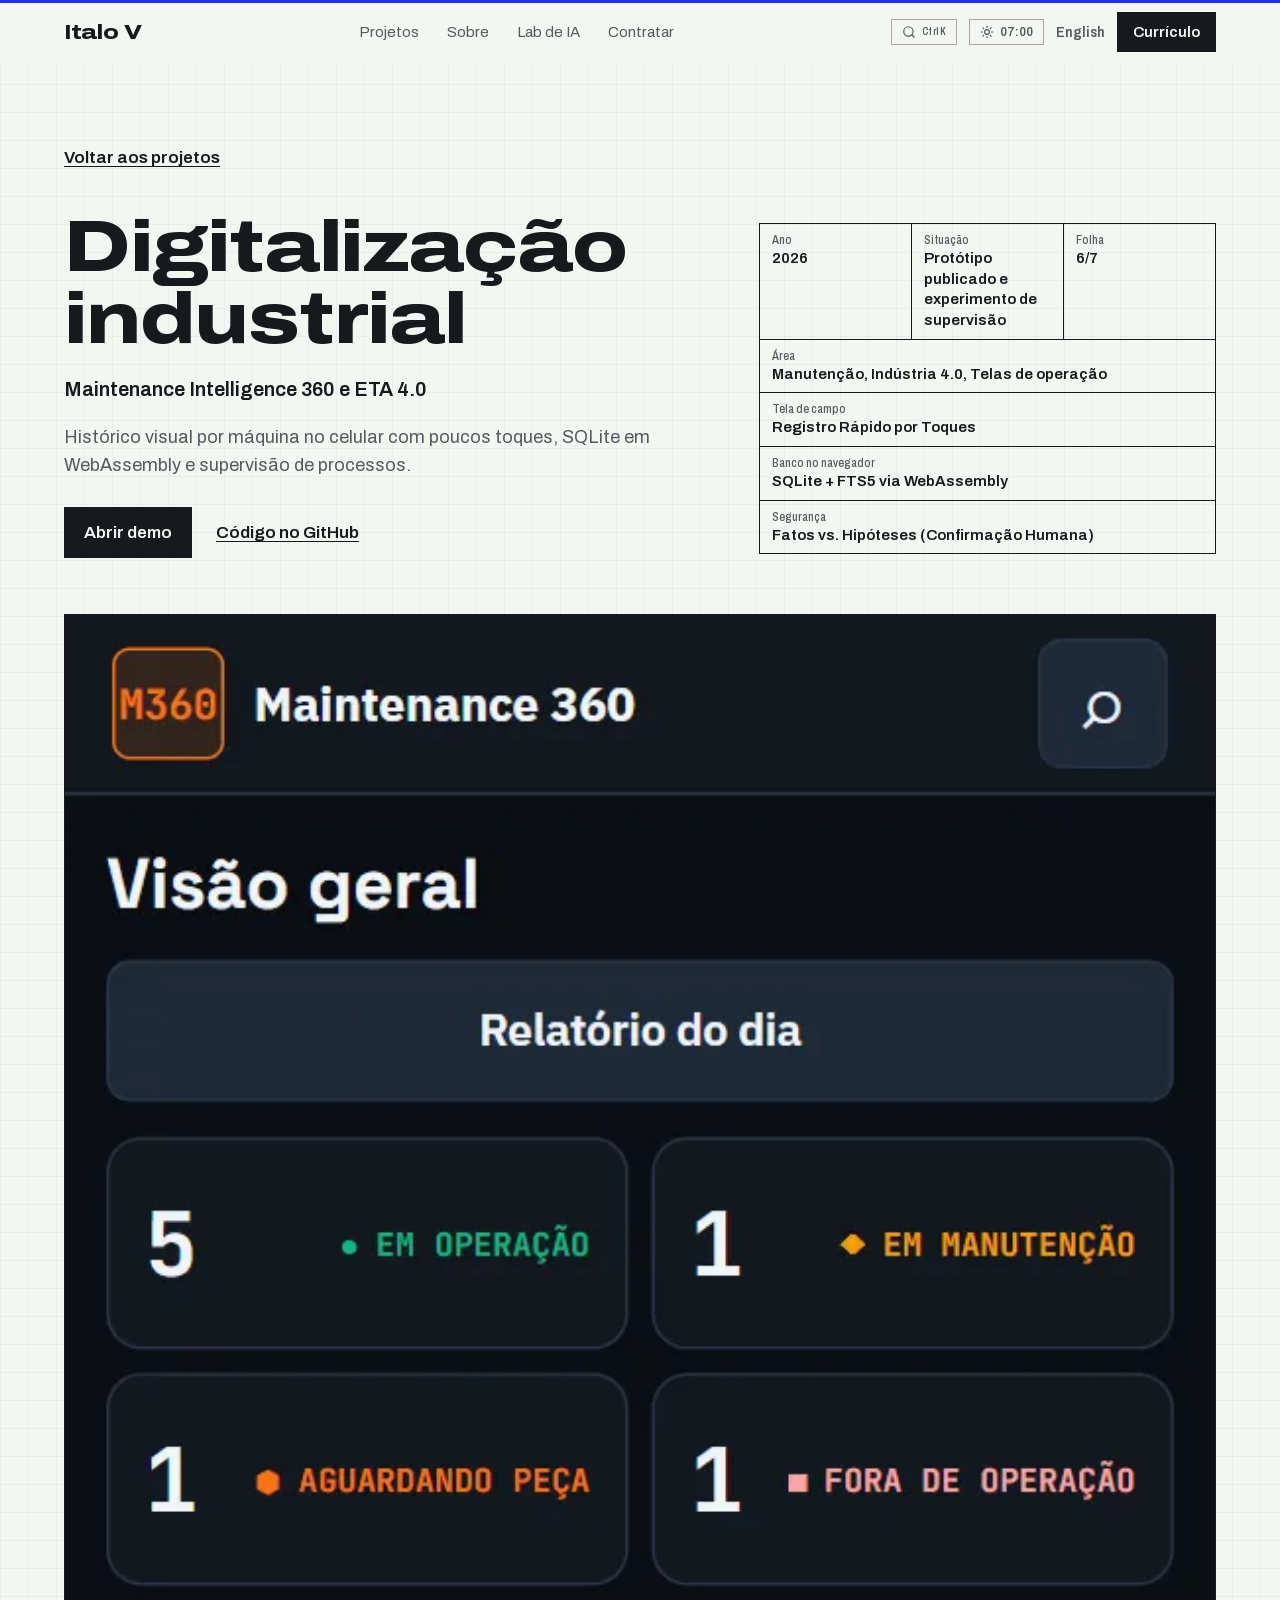
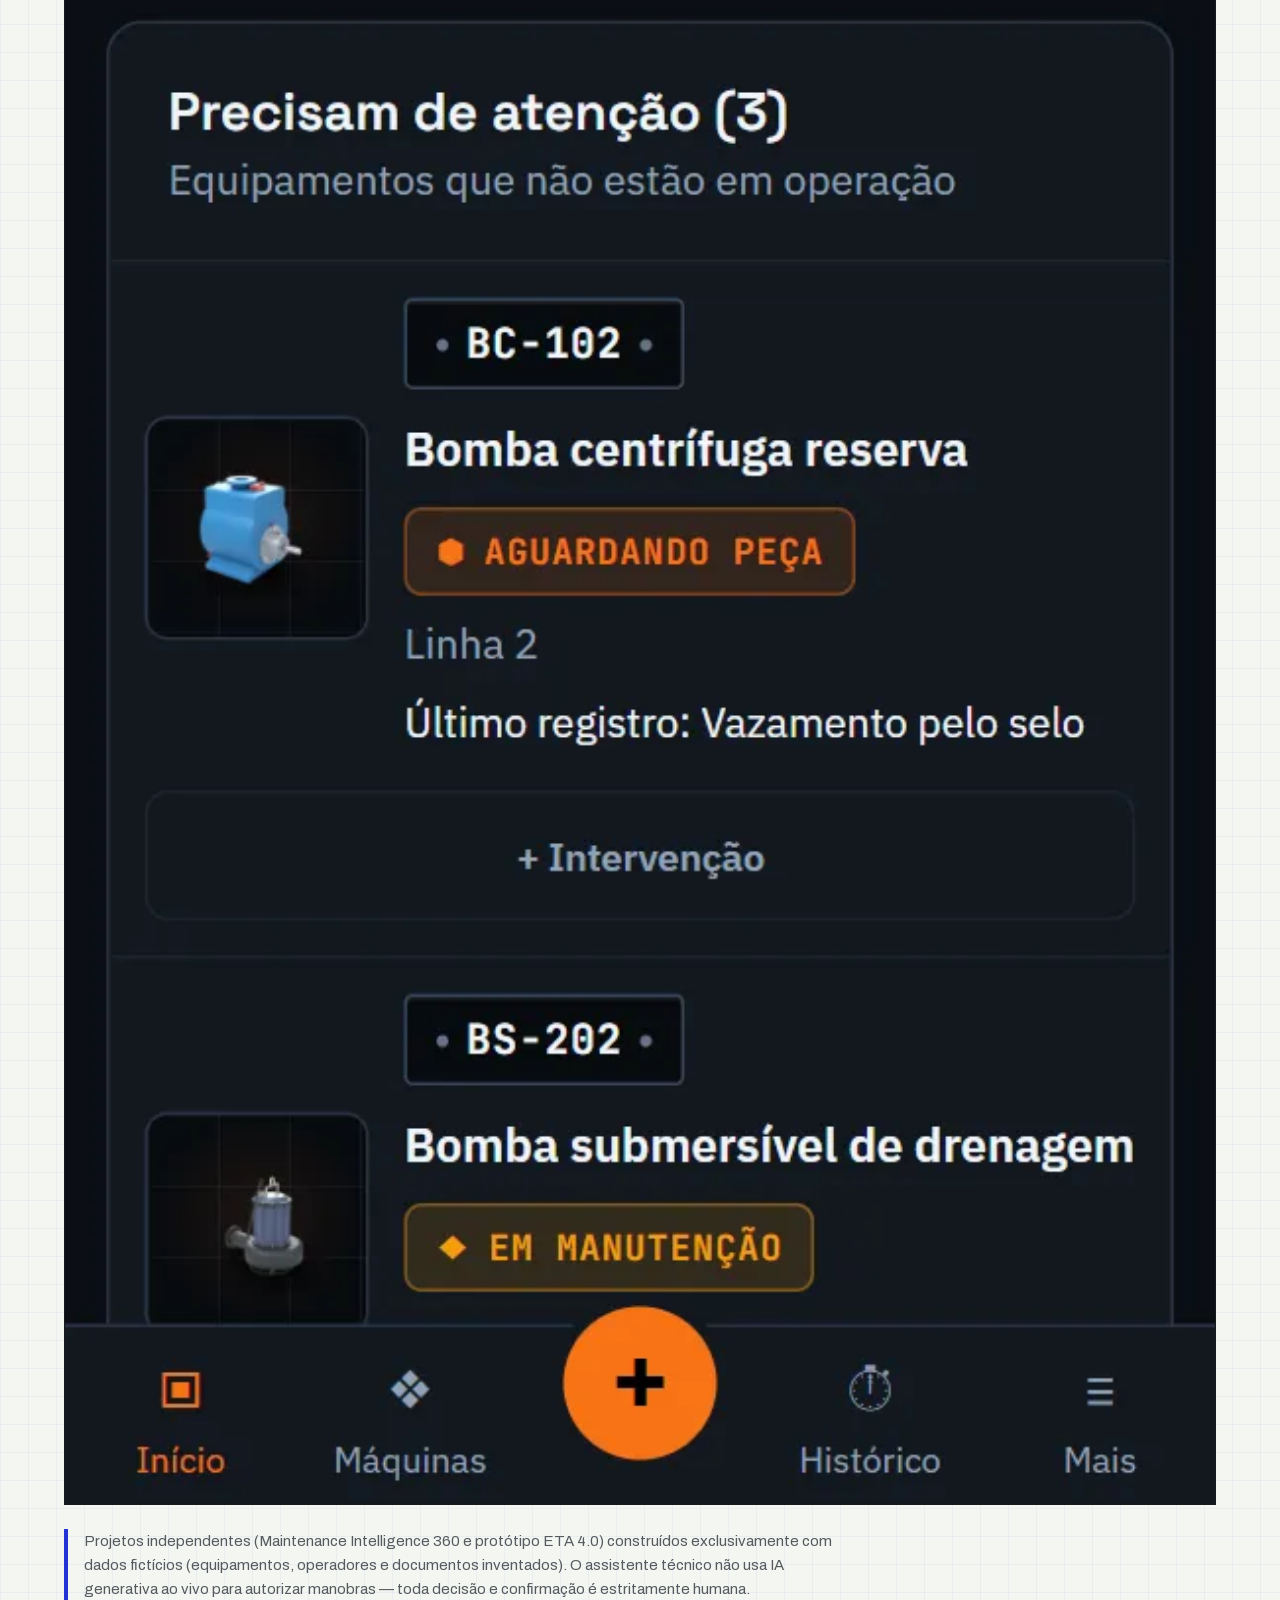
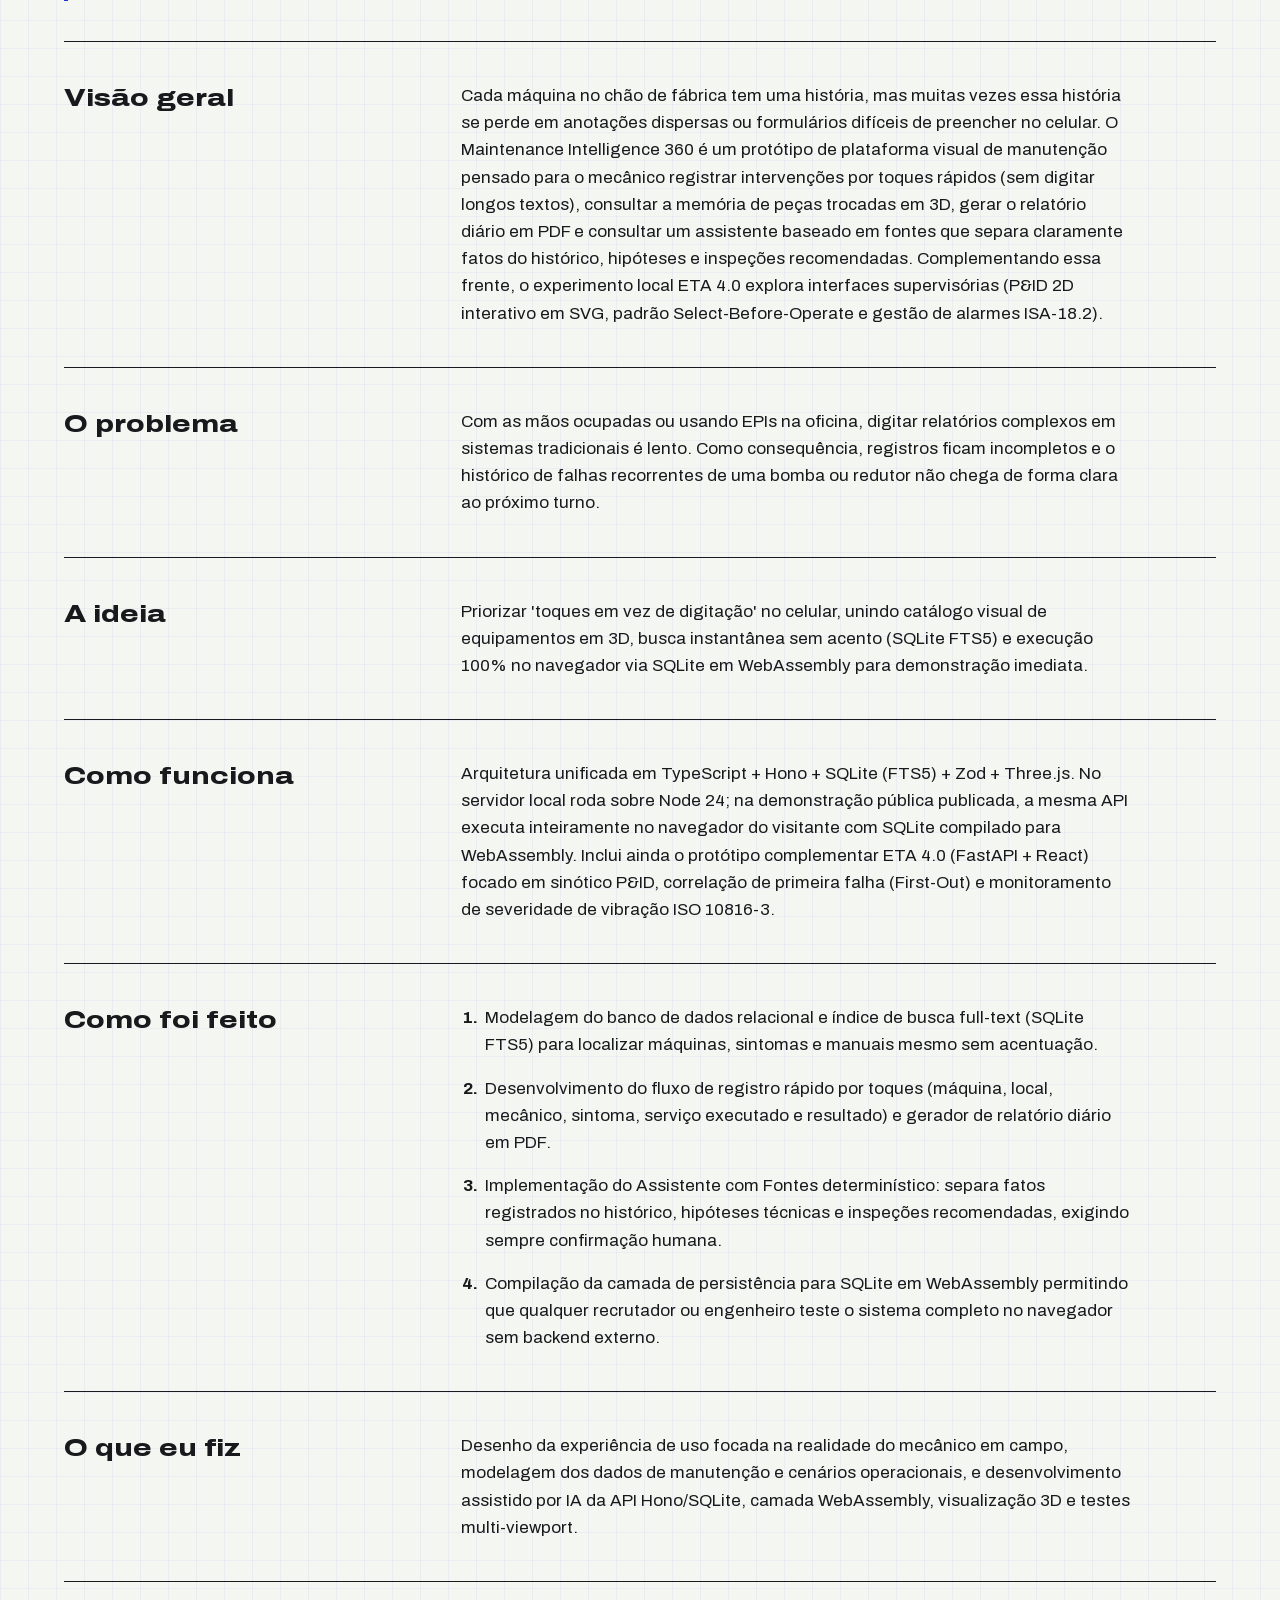
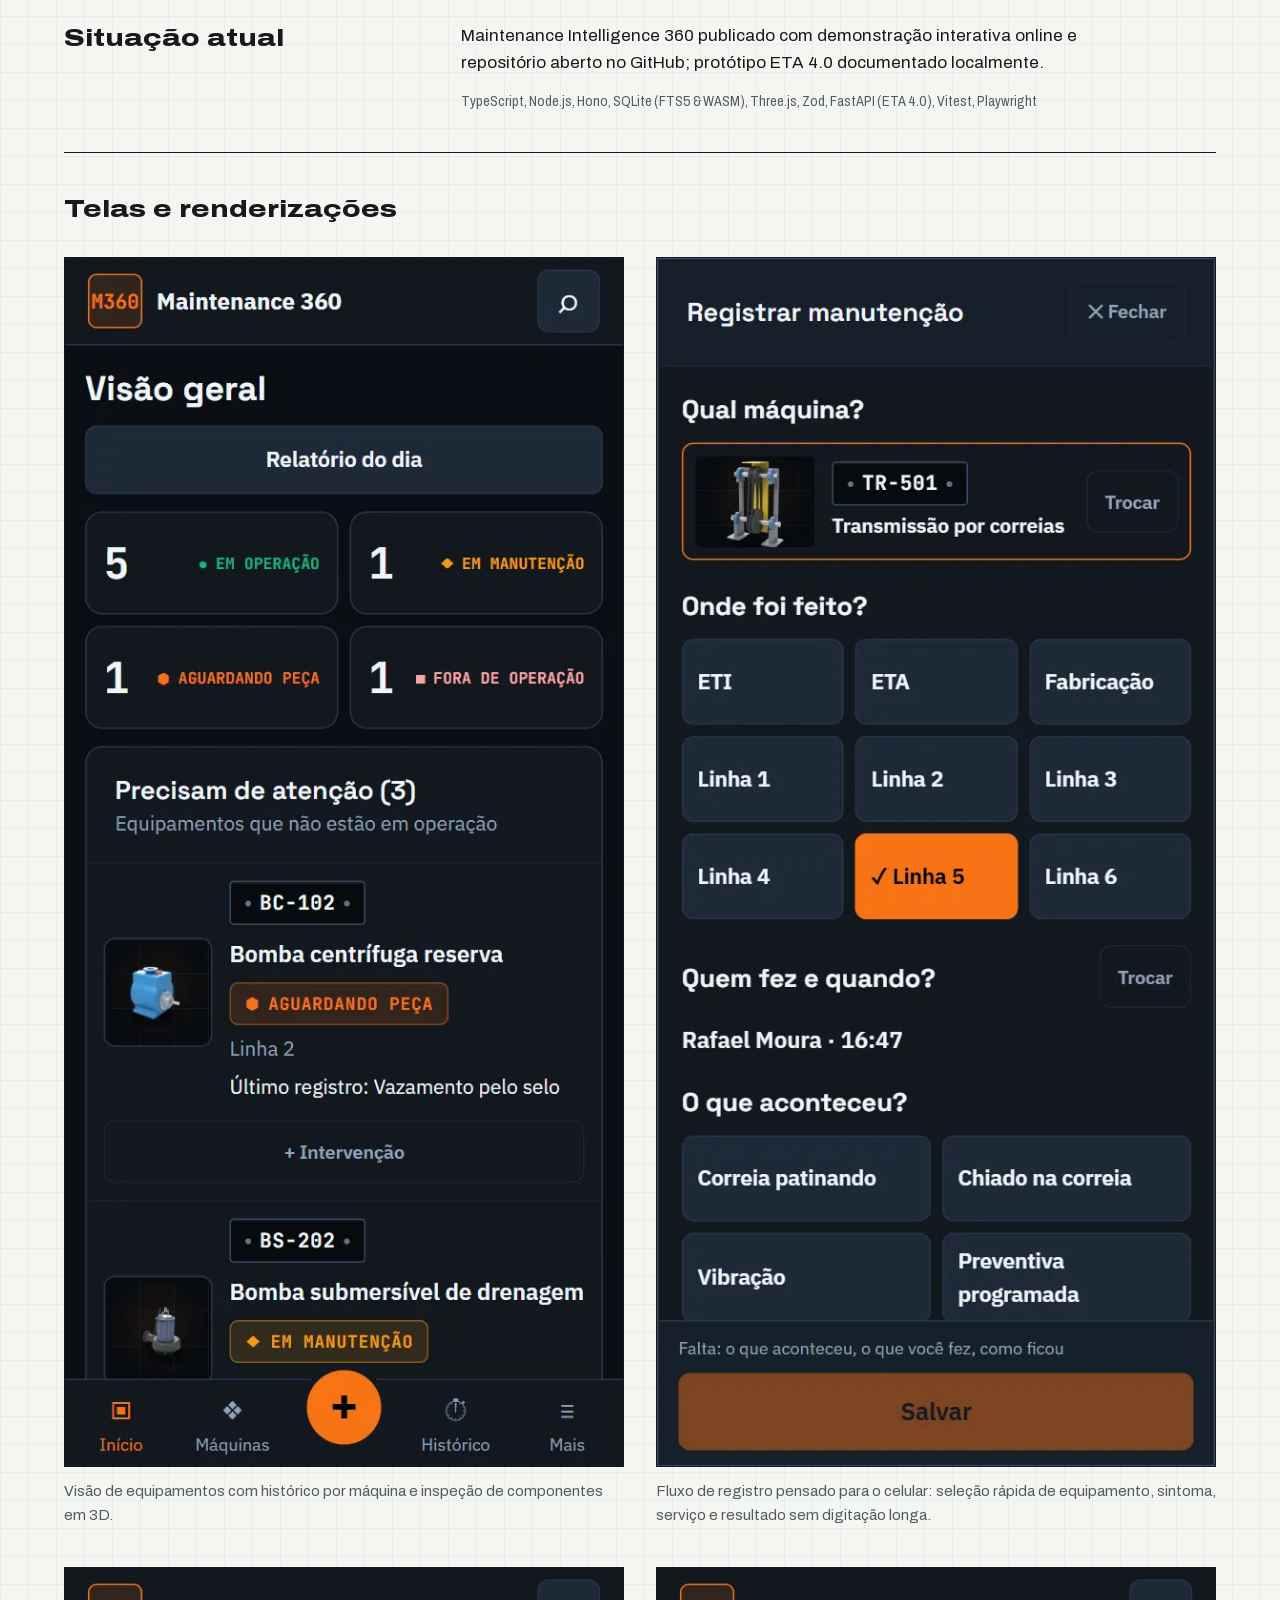
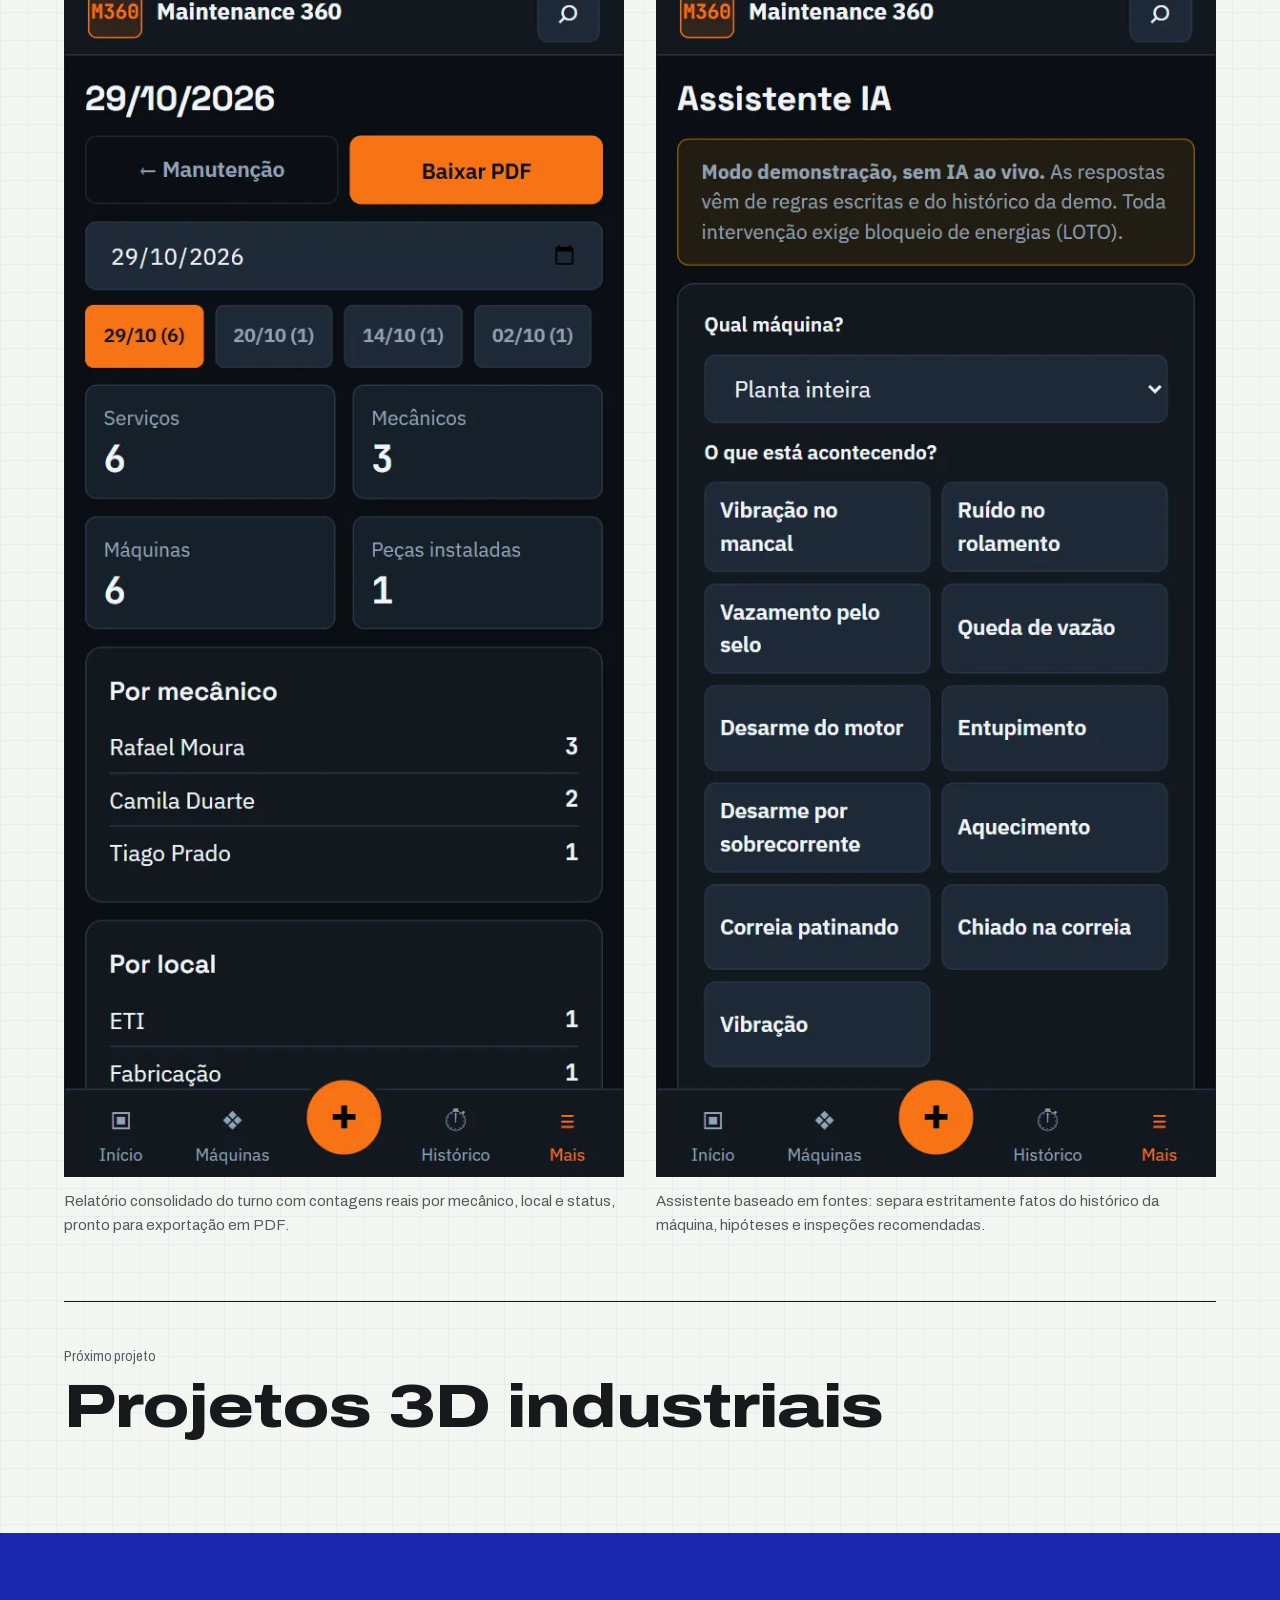
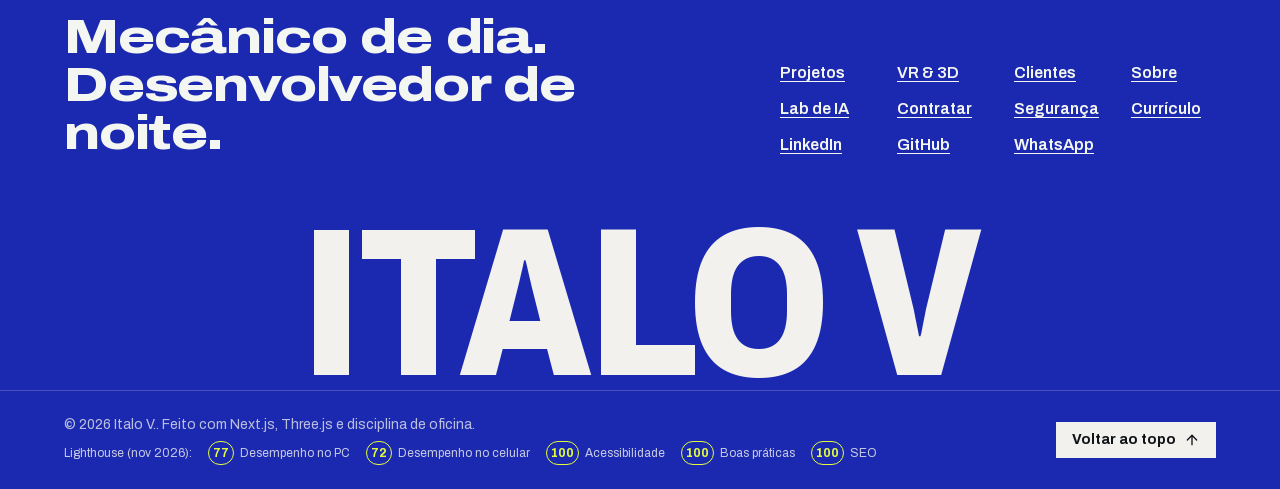
<file: projetos/digitalizacao-industrial.html>
<!DOCTYPE html><!--oIflm9q1ODE6Qtr5ibxKP--><html lang="pt-BR" class="__variable_7347c0 __variable_fb3397"><head><meta charSet="utf-8"/><meta name="viewport" content="width=device-width, initial-scale=1"/><link rel="preload" as="image" href="/projects/mi360/inicio.webp"/><link rel="stylesheet" href="/_next/static/css/cec188c8a8479356.css" data-precedence="next"/><link rel="preload" as="script" fetchPriority="low" href="/_next/static/chunks/webpack-d3392acc0af8d1eb.js"/><script src="/_next/static/chunks/4bd1b696-c023c6e3521b1417.js" async=""></script><script src="/_next/static/chunks/255-15b9cc804e0d9c7d.js" async=""></script><script src="/_next/static/chunks/main-app-3931642fb47dfe8b.js" async=""></script><script src="/_next/static/chunks/619-ba102abea3e3d0e4.js" async=""></script><script src="/_next/static/chunks/527-5dd6312011631799.js" async=""></script><script src="/_next/static/chunks/287-1598d935783bdbd7.js" async=""></script><script src="/_next/static/chunks/app/layout-8080b5ef7c0068ca.js" async=""></script><script src="/_next/static/chunks/app/not-found-514bf6e9be1bebe1.js" async=""></script><script src="/_next/static/chunks/101-08d4c51ef3b82877.js" async=""></script><script src="/_next/static/chunks/app/projetos/%5Bslug%5D/page-a8ca7499028ae2cf.js" async=""></script><meta http-equiv="Content-Security-Policy" content="default-src &#x27;self&#x27;; script-src &#x27;self&#x27; &#x27;unsafe-inline&#x27; &#x27;wasm-unsafe-eval&#x27;; style-src &#x27;self&#x27; &#x27;unsafe-inline&#x27;; img-src &#x27;self&#x27; data: blob:; font-src &#x27;self&#x27; data:; media-src &#x27;self&#x27; blob:; connect-src &#x27;self&#x27; blob: data:; worker-src &#x27;self&#x27; blob:; object-src &#x27;none&#x27;; base-uri &#x27;self&#x27;; form-action &#x27;none&#x27;; upgrade-insecure-requests"/><meta name="theme-color" content="#F4F6F1"/><title>Digitalização industrial — Maintenance Intelligence 360 e ETA 4.0 | Italo V</title><meta name="description" content="Histórico visual por máquina no celular com poucos toques, SQLite em WebAssembly e supervisão de processos."/><meta name="author" content="Italo V."/><meta name="keywords" content="Italo V,IV LABS,Mecânica Industrial,SENAI,Fábricas Industriais,Realidade Virtual,Three.js,Inteligência Artificial,Visão Computacional,Mecânica Lab,VisionSafe AI,Maintenance Intelligence 360"/><meta name="referrer" content="strict-origin-when-cross-origin"/><meta name="creator" content="Italo V."/><meta name="robots" content="index, follow"/><link rel="canonical" href="https://italovienna-sketch.github.io/projetos/digitalizacao-industrial"/><meta name="format-detection" content="telephone=no, address=no, email=no"/><meta property="og:title" content="Digitalização industrial — Maintenance Intelligence 360 e ETA 4.0 | Italo V"/><meta property="og:description" content="Histórico visual por máquina no celular com poucos toques, SQLite em WebAssembly e supervisão de processos."/><meta property="og:url" content="https://italovienna-sketch.github.io/projetos/digitalizacao-industrial"/><meta property="og:image" content="https://italovienna-sketch.github.io/og/digitalizacao-industrial.jpg"/><meta property="og:image:width" content="1200"/><meta property="og:image:height" content="630"/><meta property="og:image:alt" content="Digitalização industrial — Maintenance Intelligence 360 e ETA 4.0"/><meta property="og:type" content="article"/><meta name="twitter:card" content="summary_large_image"/><meta name="twitter:title" content="Digitalização industrial — Maintenance Intelligence 360 e ETA 4.0 | Italo V"/><meta name="twitter:description" content="Histórico visual por máquina no celular com poucos toques, SQLite em WebAssembly e supervisão de processos."/><meta name="twitter:image" content="https://italovienna-sketch.github.io/og/digitalizacao-industrial.jpg"/><link rel="icon" href="/icon-32.png" type="image/png" sizes="32x32"/><script src="/_next/static/chunks/polyfills-42372ed130431b0a.js" noModule=""></script></head><body id="top" class="min-h-screen flex flex-col bg-paper text-ink antialiased"><div hidden=""><!--$--><!--/$--></div><script type="application/ld+json">{"@context":"https://schema.org","@type":"Person","name":"Italo V.","jobTitle":"Jovem Aprendiz em Mecânica Industrial & Desenvolvedor de Projetos Independentes (IV LABS)","award":"1º lugar no Grand Prix SENAI","address":{"@type":"PostalAddress","addressCountry":"BR"},"sameAs":["https://www.linkedin.com/in/italo-viana-29924b376","https://github.com/italovienna-sketch"]}</script><a href="#main-content" class="sr-only focus:not-sr-only focus:fixed focus:top-4 focus:left-4 focus:z-[100] focus:px-4 focus:py-2 focus:bg-safety focus:text-ink focus:font-semibold">Pular para o conteúdo principal</a><div class="scroll-gauge" aria-hidden="true"></div><header class="fixed top-0 inset-x-0 z-50 no-print bg-paper/95 backdrop-blur-sm transition-[border-color] duration-200 border-b border-transparent"><div class="max-w-page mx-auto px-5 sm:px-8 h-16 flex items-center justify-between gap-6"><a class="display text-lg sm:text-xl whitespace-nowrap" href="/">Italo V</a><nav aria-label="Navegação principal" class="hidden lg:flex items-center gap-5 xl:gap-7 text-[15px]"><a class="text-graphite hover:text-ink transition-colors" href="/#iv-labs">Projetos</a><a class="text-graphite hover:text-ink transition-colors" href="/#sobre">Sobre</a><a class="text-graphite hover:text-ink transition-colors" href="/#ia">Lab de IA</a><a class="text-graphite hover:text-ink transition-colors" href="/#contratar">Contratar</a></nav><div class="hidden lg:flex items-center gap-3 text-[15px]"><button type="button" title="Busca e comandos rápidos (Ctrl+K)" aria-label="Abrir paleta de comandos (Ctrl+K)" class="inline-flex items-center gap-1.5 px-2.5 py-1 border border-ink/35 text-xs font-semibold text-graphite hover:border-ink hover:text-ink transition-colors"><svg xmlns="http://www.w3.org/2000/svg" width="24" height="24" viewBox="0 0 24 24" fill="none" stroke="currentColor" stroke-width="2" stroke-linecap="round" stroke-linejoin="round" class="lucide lucide-search w-3.5 h-3.5" aria-hidden="true"><circle cx="11" cy="11" r="8"></circle><path d="m21 21-4.3-4.3"></path></svg><kbd class="font-mono-tech text-[10px]">Ctrl K</kbd></button><span class="shift-clock inline-flex items-center gap-1.5 px-2.5 py-1 border border-ink/35 text-xs font-semibold text-graphite tabular-nums" title="Turno: 07:00, fábrica" role="img" aria-label="Turno: 07:00, fábrica"><svg xmlns="http://www.w3.org/2000/svg" width="24" height="24" viewBox="0 0 24 24" fill="none" stroke="currentColor" stroke-width="2" stroke-linecap="round" stroke-linejoin="round" class="lucide lucide-sun w-3.5 h-3.5" aria-hidden="true"><circle cx="12" cy="12" r="4"></circle><path d="M12 2v2"></path><path d="M12 20v2"></path><path d="m4.93 4.93 1.41 1.41"></path><path d="m17.66 17.66 1.41 1.41"></path><path d="M2 12h2"></path><path d="M20 12h2"></path><path d="m6.34 17.66-1.41 1.41"></path><path d="m19.07 4.93-1.41 1.41"></path></svg><span aria-hidden="true">07<!-- -->:<!-- -->00</span></span><button type="button" aria-label="English: mudar idioma para Inglês" class="font-narrow font-semibold text-graphite hover:text-ink">English</button><a class="px-4 py-2 bg-ink text-paper font-semibold hover:bg-safety hover:text-ink transition-colors" href="/curriculo">Currículo</a></div><div class="flex lg:hidden items-center gap-3"><button type="button" aria-label="Busca rápida" class="p-1.5 border border-ink/35 text-graphite"><svg xmlns="http://www.w3.org/2000/svg" width="24" height="24" viewBox="0 0 24 24" fill="none" stroke="currentColor" stroke-width="2" stroke-linecap="round" stroke-linejoin="round" class="lucide lucide-search w-4 h-4"><circle cx="11" cy="11" r="8"></circle><path d="m21 21-4.3-4.3"></path></svg></button><button type="button" aria-label="EN: mudar idioma para Inglês" class="font-narrow font-semibold text-sm text-graphite">EN</button><button type="button" aria-expanded="false" aria-label="Abrir menu" class="p-2 -mr-2"><svg xmlns="http://www.w3.org/2000/svg" width="24" height="24" viewBox="0 0 24 24" fill="none" stroke="currentColor" stroke-width="2" stroke-linecap="round" stroke-linejoin="round" class="lucide lucide-menu w-6 h-6"><line x1="4" x2="20" y1="12" y2="12"></line><line x1="4" x2="20" y1="6" y2="6"></line><line x1="4" x2="20" y1="18" y2="18"></line></svg></button></div></div></header><main id="main-content" class="flex-1"><article class="pt-28 pb-24 sm:pt-36"><div class="max-w-page mx-auto px-5 sm:px-8"><a class="link font-semibold" href="/#iv-labs">Voltar aos projetos</a><header class="grid grid-cols-1 lg:grid-cols-12 gap-8 lg:gap-10 mt-10 mb-14"><div class="lg:col-span-7 space-y-5"><h1 class="display text-5xl sm:text-7xl">Digitalização industrial</h1><p class="text-xl font-semibold">Maintenance Intelligence 360 e ETA 4.0</p><p class="text-lg text-graphite max-w-[38rem]">Histórico visual por máquina no celular com poucos toques, SQLite em WebAssembly e supervisão de processos.</p><div class="flex flex-wrap gap-x-6 gap-y-2 font-semibold pt-2"><a href="https://maintenance-360-demo.netlify.app" target="_blank" rel="noopener noreferrer" class="px-5 py-3 bg-ink text-paper hover:bg-machine transition-colors">Abrir demo</a><a href="https://github.com/italovienna-sketch/maintenance-intelligence-360" target="_blank" rel="noopener noreferrer" class="link self-center">Código no GitHub</a></div></div><div class="lg:col-span-5 lg:pt-3"><dl class="grid grid-cols-3 border-l border-t border-ink text-[15px]"><div class="border-r border-b border-ink px-3 py-2 "><dt class="font-narrow text-xs font-medium text-graphite">Ano</dt><dd class="font-semibold leading-snug">2026</dd></div><div class="border-r border-b border-ink px-3 py-2 "><dt class="font-narrow text-xs font-medium text-graphite">Situação</dt><dd class="font-semibold leading-snug">Protótipo publicado e experimento de supervisão</dd></div><div class="border-r border-b border-ink px-3 py-2 "><dt class="font-narrow text-xs font-medium text-graphite">Folha</dt><dd class="font-semibold leading-snug">6/7</dd></div><div class="border-r border-b border-ink px-3 py-2 col-span-3"><dt class="font-narrow text-xs font-medium text-graphite">Área</dt><dd class="font-semibold leading-snug">Manutenção, Indústria 4.0, Telas de operação</dd></div><div class="border-r border-b border-ink px-3 py-2 col-span-3"><dt class="font-narrow text-xs font-medium text-graphite">Tela de campo</dt><dd class="font-semibold leading-snug">Registro Rápido por Toques</dd></div><div class="border-r border-b border-ink px-3 py-2 col-span-3"><dt class="font-narrow text-xs font-medium text-graphite">Banco no navegador</dt><dd class="font-semibold leading-snug">SQLite + FTS5 via WebAssembly</dd></div><div class="border-r border-b border-ink px-3 py-2 col-span-3"><dt class="font-narrow text-xs font-medium text-graphite">Segurança</dt><dd class="font-semibold leading-snug">Fatos vs. Hipóteses (Confirmação Humana)</dd></div></dl></div></header><div class="border border-ink bg-paper-2"><img src="/projects/mi360/inicio.webp" alt="Digitalização industrial — Maintenance Intelligence 360 e ETA 4.0" class="w-full h-auto"/></div><p class="mt-6 mb-10 max-w-[48rem] text-[15px] text-graphite border-l-4 border-safety pl-4">Projetos independentes (Maintenance Intelligence 360 e protótipo ETA 4.0) construídos exclusivamente com dados fictícios (equipamentos, operadores e documentos inventados). O assistente técnico não usa IA generativa ao vivo para autorizar manobras — toda decisão e confirmação é estritamente humana.</p><section class="grid grid-cols-1 md:grid-cols-12 gap-3 md:gap-10 py-10 border-t border-ink"><h2 class="md:col-span-4 font-wide font-extrabold text-xl sm:text-2xl leading-tight">Visão geral</h2><div class="md:col-span-8 max-w-[42rem] text-[17px]"><p>Cada máquina no chão de fábrica tem uma história, mas muitas vezes essa história se perde em anotações dispersas ou formulários difíceis de preencher no celular. O Maintenance Intelligence 360 é um protótipo de plataforma visual de manutenção pensado para o mecânico registrar intervenções por toques rápidos (sem digitar longos textos), consultar a memória de peças trocadas em 3D, gerar o relatório diário em PDF e consultar um assistente baseado em fontes que separa claramente fatos do histórico, hipóteses e inspeções recomendadas. Complementando essa frente, o experimento local ETA 4.0 explora interfaces supervisórias (P&amp;ID 2D interativo em SVG, padrão Select-Before-Operate e gestão de alarmes ISA-18.2).</p></div></section><section class="grid grid-cols-1 md:grid-cols-12 gap-3 md:gap-10 py-10 border-t border-ink"><h2 class="md:col-span-4 font-wide font-extrabold text-xl sm:text-2xl leading-tight">O problema</h2><div class="md:col-span-8 max-w-[42rem] text-[17px]"><p>Com as mãos ocupadas ou usando EPIs na oficina, digitar relatórios complexos em sistemas tradicionais é lento. Como consequência, registros ficam incompletos e o histórico de falhas recorrentes de uma bomba ou redutor não chega de forma clara ao próximo turno.</p></div></section><section class="grid grid-cols-1 md:grid-cols-12 gap-3 md:gap-10 py-10 border-t border-ink"><h2 class="md:col-span-4 font-wide font-extrabold text-xl sm:text-2xl leading-tight">A ideia</h2><div class="md:col-span-8 max-w-[42rem] text-[17px]"><p>Priorizar &#x27;toques em vez de digitação&#x27; no celular, unindo catálogo visual de equipamentos em 3D, busca instantânea sem acento (SQLite FTS5) e execução 100% no navegador via SQLite em WebAssembly para demonstração imediata.</p></div></section><section class="grid grid-cols-1 md:grid-cols-12 gap-3 md:gap-10 py-10 border-t border-ink"><h2 class="md:col-span-4 font-wide font-extrabold text-xl sm:text-2xl leading-tight">Como funciona</h2><div class="md:col-span-8 max-w-[42rem] text-[17px]"><p>Arquitetura unificada em TypeScript + Hono + SQLite (FTS5) + Zod + Three.js. No servidor local roda sobre Node 24; na demonstração pública publicada, a mesma API executa inteiramente no navegador do visitante com SQLite compilado para WebAssembly. Inclui ainda o protótipo complementar ETA 4.0 (FastAPI + React) focado em sinótico P&amp;ID, correlação de primeira falha (First-Out) e monitoramento de severidade de vibração ISO 10816-3.</p></div></section><section class="grid grid-cols-1 md:grid-cols-12 gap-3 md:gap-10 py-10 border-t border-ink"><h2 class="md:col-span-4 font-wide font-extrabold text-xl sm:text-2xl leading-tight">Como foi feito</h2><div class="md:col-span-8 max-w-[42rem] text-[17px]"><ol class="space-y-4 list-decimal pl-5 marker:font-bold"><li class="pl-1">Modelagem do banco de dados relacional e índice de busca full-text (SQLite FTS5) para localizar máquinas, sintomas e manuais mesmo sem acentuação.</li><li class="pl-1">Desenvolvimento do fluxo de registro rápido por toques (máquina, local, mecânico, sintoma, serviço executado e resultado) e gerador de relatório diário em PDF.</li><li class="pl-1">Implementação do Assistente com Fontes determinístico: separa fatos registrados no histórico, hipóteses técnicas e inspeções recomendadas, exigindo sempre confirmação humana.</li><li class="pl-1">Compilação da camada de persistência para SQLite em WebAssembly permitindo que qualquer recrutador ou engenheiro teste o sistema completo no navegador sem backend externo.</li></ol></div></section><section class="grid grid-cols-1 md:grid-cols-12 gap-3 md:gap-10 py-10 border-t border-ink"><h2 class="md:col-span-4 font-wide font-extrabold text-xl sm:text-2xl leading-tight">O que eu fiz</h2><div class="md:col-span-8 max-w-[42rem] text-[17px]"><p>Desenho da experiência de uso focada na realidade do mecânico em campo, modelagem dos dados de manutenção e cenários operacionais, e desenvolvimento assistido por IA da API Hono/SQLite, camada WebAssembly, visualização 3D e testes multi-viewport.</p></div></section><section class="grid grid-cols-1 md:grid-cols-12 gap-3 md:gap-10 py-10 border-t border-ink"><h2 class="md:col-span-4 font-wide font-extrabold text-xl sm:text-2xl leading-tight">Situação atual</h2><div class="md:col-span-8 max-w-[42rem] text-[17px]"><p>Maintenance Intelligence 360 publicado com demonstração interativa online e repositório aberto no GitHub; protótipo ETA 4.0 documentado localmente.</p><p class="mt-4 font-narrow text-sm text-graphite">TypeScript, Node.js, Hono, SQLite (FTS5 &amp; WASM), Three.js, Zod, FastAPI (ETA 4.0), Vitest, Playwright</p></div></section><section class="py-10 border-t border-ink"><h2 class="font-wide font-extrabold text-xl sm:text-2xl mb-8">Telas e renderizações</h2><div class="grid grid-cols-1 md:grid-cols-2 gap-x-8 gap-y-10"><figure><button type="button" aria-label="Ampliar: Visão de equipamentos com histórico por máquina e inspeção de componentes em 3D." class="block w-full border border-ink bg-paper-2 cursor-zoom-in"><img src="/projects/mi360/inicio.webp" alt="Tela inicial do Maintenance Intelligence 360 com catálogo visual e bomba 3D" loading="lazy" decoding="async" class="w-full h-auto"/></button><figcaption class="mt-3 text-[15px] text-graphite">Visão de equipamentos com histórico por máquina e inspeção de componentes em 3D.</figcaption></figure><figure><button type="button" aria-label="Ampliar: Fluxo de registro pensado para o celular: seleção rápida de equipamento, sintoma, serviço e resultado sem digitação longa." class="block w-full border border-ink bg-paper-2 cursor-zoom-in"><img src="/projects/mi360/registro.webp" alt="Tela de registro de manutenção por toques rápidos no celular" loading="lazy" decoding="async" class="w-full h-auto"/></button><figcaption class="mt-3 text-[15px] text-graphite">Fluxo de registro pensado para o celular: seleção rápida de equipamento, sintoma, serviço e resultado sem digitação longa.</figcaption></figure><figure><button type="button" aria-label="Ampliar: Relatório consolidado do turno com contagens reais por mecânico, local e status, pronto para exportação em PDF." class="block w-full border border-ink bg-paper-2 cursor-zoom-in"><img src="/projects/mi360/relatorio.webp" alt="Tela de relatório diário de manutenção com métricas e exportação PDF" loading="lazy" decoding="async" class="w-full h-auto"/></button><figcaption class="mt-3 text-[15px] text-graphite">Relatório consolidado do turno com contagens reais por mecânico, local e status, pronto para exportação em PDF.</figcaption></figure><figure><button type="button" aria-label="Ampliar: Assistente baseado em fontes: separa estritamente fatos do histórico da máquina, hipóteses e inspeções recomendadas." class="block w-full border border-ink bg-paper-2 cursor-zoom-in"><img src="/projects/mi360/assistente.webp" alt="Tela do assistente técnico com separação entre fatos, hipóteses e inspeções" loading="lazy" decoding="async" class="w-full h-auto"/></button><figcaption class="mt-3 text-[15px] text-graphite">Assistente baseado em fontes: separa estritamente fatos do histórico da máquina, hipóteses e inspeções recomendadas.</figcaption></figure></div></section><a class="group block border-t border-ink pt-10 mt-6" href="/projetos/projetos-3d-industriais"><span class="font-narrow text-sm text-graphite">Próximo projeto</span><span class="block display text-4xl sm:text-6xl mt-2 group-hover:text-machine transition-colors">Projetos 3D industriais</span></a></div></article><!--$--><!--/$--></main><footer class="bg-[#1B29B0] text-[#F4F6F1] no-print overflow-hidden"><div class="max-w-page mx-auto px-5 sm:px-8 pt-16 sm:pt-20"><div class="flex flex-col lg:flex-row lg:items-end justify-between gap-10"><div class="space-y-3"><p class="font-play font-extrabold text-3xl sm:text-5xl leading-[0.98] max-w-[16ch]">Mecânico de dia. Desenvolvedor de noite.</p></div><nav aria-label="Rodapé" class="grid grid-cols-2 sm:grid-cols-4 gap-x-8 gap-y-3 font-semibold text-sm sm:text-base"><a class="link decoration-[#F2F1ED]/40 hover:decoration-[#E6FF3D] hover:text-[#E6FF3D] transition-colors" href="/#iv-labs">Projetos</a><a class="link decoration-[#F2F1ED]/40 hover:decoration-[#E6FF3D] hover:text-[#E6FF3D] transition-colors" href="/#vr-3d">VR &amp; 3D</a><a class="link decoration-[#F2F1ED]/40 hover:decoration-[#E6FF3D] hover:text-[#E6FF3D] transition-colors" href="/#criativo">Clientes</a><a class="link decoration-[#F2F1ED]/40 hover:decoration-[#E6FF3D] hover:text-[#E6FF3D] transition-colors" href="/#sobre">Sobre</a><a class="link decoration-[#F2F1ED]/40 hover:decoration-[#E6FF3D] hover:text-[#E6FF3D] transition-colors" href="/#ia">Lab de IA</a><a class="link decoration-[#F2F1ED]/40 hover:decoration-[#E6FF3D] hover:text-[#E6FF3D] transition-colors" href="/#contratar">Contratar</a><a class="link decoration-[#F2F1ED]/40 hover:decoration-[#E6FF3D] hover:text-[#E6FF3D] transition-colors" href="/seguranca">Segurança</a><a class="link decoration-[#F2F1ED]/40 hover:decoration-[#E6FF3D] hover:text-[#E6FF3D] transition-colors" href="/curriculo">Currículo</a><a href="https://www.linkedin.com/in/italo-viana-29924b376" target="_blank" rel="noopener noreferrer" class="link decoration-[#F2F1ED]/40 hover:decoration-[#E6FF3D] hover:text-[#E6FF3D] transition-colors">LinkedIn</a><a href="https://github.com/italovienna-sketch" target="_blank" rel="noopener noreferrer" class="link decoration-[#F2F1ED]/40 hover:decoration-[#E6FF3D] hover:text-[#E6FF3D] transition-colors">GitHub</a><a href="/#contato" target="_blank" rel="noopener noreferrer" class="link decoration-[#F2F1ED]/40 hover:decoration-[#E6FF3D] hover:text-[#E6FF3D] transition-colors">WhatsApp</a></nav></div></div><p aria-hidden="true" class="footer-name font-extrabold uppercase whitespace-nowrap text-center leading-[0.8] text-[16.5vw] mt-12 sm:mt-16 select-none text-[#F2F1ED] cursor-default">Italo V</p><div class="border-t border-[#F2F1ED]/20"><div class="max-w-page mx-auto px-5 sm:px-8 py-6 flex flex-col sm:flex-row sm:items-center justify-between gap-4 text-sm text-[#F2F1ED]/75"><div class="space-y-1.5"><p>© <!-- -->2026<!-- --> <!-- -->Italo V.<!-- -->.<!-- --> <!-- -->Feito com Next.js, Three.js e disciplina de oficina.</p><p class="flex flex-wrap items-center gap-x-4 gap-y-1 text-xs text-[#F2F1ED]/80"><span>Lighthouse (<!-- -->nov 2026<!-- -->):</span><span class="inline-flex items-center gap-1.5"><span class="inline-grid h-6 min-w-6 place-items-center rounded-full border border-[#E6FF3D] px-1 font-bold text-[#E6FF3D] tabular-nums">77</span>Desempenho no PC</span><span class="inline-flex items-center gap-1.5"><span class="inline-grid h-6 min-w-6 place-items-center rounded-full border border-[#E6FF3D] px-1 font-bold text-[#E6FF3D] tabular-nums">72</span>Desempenho no celular</span><span class="inline-flex items-center gap-1.5"><span class="inline-grid h-6 min-w-6 place-items-center rounded-full border border-[#E6FF3D] px-1 font-bold text-[#E6FF3D] tabular-nums">100</span>Acessibilidade</span><span class="inline-flex items-center gap-1.5"><span class="inline-grid h-6 min-w-6 place-items-center rounded-full border border-[#E6FF3D] px-1 font-bold text-[#E6FF3D] tabular-nums">100</span>Boas práticas</span><span class="inline-flex items-center gap-1.5"><span class="inline-grid h-6 min-w-6 place-items-center rounded-full border border-[#E6FF3D] px-1 font-bold text-[#E6FF3D] tabular-nums">100</span>SEO</span></p></div><div class="tone-dark flex items-center gap-3 self-start sm:self-auto"><a href="#top" class="inline-flex items-center gap-2 px-4 py-2 bg-[#F2F1ED] text-[#111417] font-bold hover:bg-[#E6FF3D] transition-colors">Voltar ao topo<svg xmlns="http://www.w3.org/2000/svg" width="24" height="24" viewBox="0 0 24 24" fill="none" stroke="currentColor" stroke-width="2" stroke-linecap="round" stroke-linejoin="round" class="lucide lucide-arrow-up w-4 h-4" aria-hidden="true"><path d="m5 12 7-7 7 7"></path><path d="M12 19V5"></path></svg></a></div></div></div></footer><script src="/_next/static/chunks/webpack-d3392acc0af8d1eb.js" id="_R_" async=""></script><script>(self.__next_f=self.__next_f||[]).push([0])</script><script>self.__next_f.push([1,"1:\"$Sreact.fragment\"\n2:I[4889,[\"619\",\"static/chunks/619-ba102abea3e3d0e4.js\",\"527\",\"static/chunks/527-5dd6312011631799.js\",\"287\",\"static/chunks/287-1598d935783bdbd7.js\",\"177\",\"static/chunks/app/layout-8080b5ef7c0068ca.js\"],\"LanguageProvider\"]\n3:I[4338,[\"619\",\"static/chunks/619-ba102abea3e3d0e4.js\",\"527\",\"static/chunks/527-5dd6312011631799.js\",\"287\",\"static/chunks/287-1598d935783bdbd7.js\",\"177\",\"static/chunks/app/layout-8080b5ef7c0068ca.js\"],\"LightboxProvider\"]\n4:I[9840,[\"619\",\"static/chunks/619-ba102abea3e3d0e4.js\",\"527\",\"static/chunks/527-5dd6312011631799.js\",\"287\",\"static/chunks/287-1598d935783bdbd7.js\",\"177\",\"static/chunks/app/layout-8080b5ef7c0068ca.js\"],\"default\"]\n5:I[9766,[],\"\"]\n6:I[8924,[],\"\"]\n7:I[2619,[\"619\",\"static/chunks/619-ba102abea3e3d0e4.js\",\"345\",\"static/chunks/app/not-found-514bf6e9be1bebe1.js\"],\"\"]\n8:I[2162,[\"619\",\"static/chunks/619-ba102abea3e3d0e4.js\",\"527\",\"static/chunks/527-5dd6312011631799.js\",\"287\",\"static/chunks/287-1598d935783bdbd7.js\",\"177\",\"static/chunks/app/layout-8080b5ef7c0068ca.js\"],\"default\"]\n9:I[4845,[\"619\",\"static/chunks/619-ba102abea3e3d0e4.js\",\"527\",\"static/chunks/527-5dd6312011631799.js\",\"287\",\"static/chunks/287-1598d935783bdbd7.js\",\"177\",\"static/chunks/app/layout-8080b5ef7c0068ca.js\"],\"default\"]\na:I[594,[\"619\",\"static/chunks/619-ba102abea3e3d0e4.js\",\"527\",\"static/chunks/527-5dd6312011631799.js\",\"287\",\"static/chunks/287-1598d935783bdbd7.js\",\"177\",\"static/chunks/app/layout-8080b5ef7c0068ca.js\"],\"default\"]\nb:I[4031,[\"619\",\"static/chunks/619-ba102abea3e3d0e4.js\",\"527\",\"static/chunks/527-5dd6312011631799.js\",\"287\",\"static/chunks/287-1598d935783bdbd7.js\",\"177\",\"static/chunks/app/layout-8080b5ef7c0068ca.js\"],\"default\"]\nc:I[2352,[\"619\",\"static/chunks/619-ba102abea3e3d0e4.js\",\"527\",\"static/chunks/527-5dd6312011631799.js\",\"287\",\"static/chunks/287-1598d935783bdbd7.js\",\"177\",\"static/chunks/app/layout-8080b5ef7c0068ca.js\"],\"default\"]\ne:I[4431,[],\"OutletBoundary\"]\n10:I[5278,[],\"AsyncMetadataOutlet\"]\n12:I[4431,[],\"ViewportBoundary\"]\n14:I[4431,[],\"MetadataBoundary\"]\n15:\"$Sreact.suspense\"\n17:"])</script><script>self.__next_f.push([1,"I[7150,[],\"\"]\n:HL[\"/_next/static/css/cec188c8a8479356.css\",\"style\"]\n"])</script><script>self.__next_f.push([1,"0:{\"P\":null,\"b\":\"oIflm9q1ODE6Qtr5ibxKP\",\"p\":\"\",\"c\":[\"\",\"projetos\",\"digitalizacao-industrial\"],\"i\":false,\"f\":[[[\"\",{\"children\":[\"projetos\",{\"children\":[[\"slug\",\"digitalizacao-industrial\",\"d\"],{\"children\":[\"__PAGE__\",{}]}]}]},\"$undefined\",\"$undefined\",true],[\"\",[\"$\",\"$1\",\"c\",{\"children\":[[[\"$\",\"link\",\"0\",{\"rel\":\"stylesheet\",\"href\":\"/_next/static/css/cec188c8a8479356.css\",\"precedence\":\"next\",\"crossOrigin\":\"$undefined\",\"nonce\":\"$undefined\"}]],[\"$\",\"html\",null,{\"lang\":\"pt-BR\",\"className\":\"__variable_7347c0 __variable_fb3397\",\"children\":[[\"$\",\"head\",null,{\"children\":[\"$\",\"meta\",null,{\"httpEquiv\":\"Content-Security-Policy\",\"content\":\"default-src 'self'; script-src 'self' 'unsafe-inline' 'wasm-unsafe-eval'; style-src 'self' 'unsafe-inline'; img-src 'self' data: blob:; font-src 'self' data:; media-src 'self' blob:; connect-src 'self' blob: data:; worker-src 'self' blob:; object-src 'none'; base-uri 'self'; form-action 'none'; upgrade-insecure-requests\"}]}],[\"$\",\"body\",null,{\"id\":\"top\",\"className\":\"min-h-screen flex flex-col bg-paper text-ink antialiased\",\"children\":[[\"$\",\"script\",null,{\"type\":\"application/ld+json\",\"dangerouslySetInnerHTML\":{\"__html\":\"{\\\"@context\\\":\\\"https://schema.org\\\",\\\"@type\\\":\\\"Person\\\",\\\"name\\\":\\\"Italo V.\\\",\\\"jobTitle\\\":\\\"Jovem Aprendiz em Mecânica Industrial \u0026 Desenvolvedor de Projetos Independentes (IV LABS)\\\",\\\"award\\\":\\\"1º lugar no Grand Prix SENAI\\\",\\\"address\\\":{\\\"@type\\\":\\\"PostalAddress\\\",\\\"addressCountry\\\":\\\"BR\\\"},\\\"sameAs\\\":[\\\"https://www.linkedin.com/in/italo-viana-29924b376\\\",\\\"https://github.com/italovienna-sketch\\\"]}\"}}],[\"$\",\"$L2\",null,{\"children\":[\"$\",\"$L3\",null,{\"children\":[[\"$\",\"a\",null,{\"href\":\"#main-content\",\"className\":\"sr-only focus:not-sr-only focus:fixed focus:top-4 focus:left-4 focus:z-[100] focus:px-4 focus:py-2 focus:bg-safety focus:text-ink focus:font-semibold\",\"children\":\"Pular para o conteúdo principal\"}],[\"$\",\"div\",null,{\"className\":\"scroll-gauge\",\"aria-hidden\":\"true\"}],[\"$\",\"$L4\",null,{}],[\"$\",\"main\",null,{\"id\":\"main-content\",\"className\":\"flex-1\",\"children\":[\"$\",\"$L5\",null,{\"parallelRouterKey\":\"children\",\"error\":\"$undefined\",\"errorStyles\":\"$undefined\",\"errorScripts\":\"$undefined\",\"template\":[\"$\",\"$L6\",null,{}],\"templateStyles\":\"$undefined\",\"templateScripts\":\"$undefined\",\"notFound\":[[\"$\",\"div\",null,{\"className\":\"min-h-[80vh] flex items-center\",\"children\":[\"$\",\"div\",null,{\"className\":\"max-w-page mx-auto w-full px-5 sm:px-8 pt-28 pb-20 space-y-6\",\"children\":[[\"$\",\"p\",null,{\"className\":\"display text-7xl sm:text-9xl text-machine\",\"children\":\"404\"}],[\"$\",\"h1\",null,{\"className\":\"display text-3xl sm:text-5xl max-w-2xl\",\"children\":\"Essa página não existe.\"}],[\"$\",\"p\",null,{\"className\":\"text-graphite max-w-[32rem]\",\"children\":\"O link pode estar errado ou a página foi removida. Volte para o início e procure por lá.\"}],[\"$\",\"$L7\",null,{\"href\":\"/\",\"className\":\"inline-block px-6 py-3.5 bg-ink text-paper font-semibold hover:bg-machine transition-colors\",\"children\":\"Voltar para o início\"}]]}]}],[]],\"forbidden\":\"$undefined\",\"unauthorized\":\"$undefined\"}]}],[\"$\",\"$L8\",null,{}],[\"$\",\"$L9\",null,{}],[\"$\",\"$La\",null,{}],[\"$\",\"$Lb\",null,{}],[\"$\",\"$Lc\",null,{}]]}]}]]}]]}]]}],{\"children\":[\"projetos\",[\"$\",\"$1\",\"c\",{\"children\":[null,[\"$\",\"$L5\",null,{\"parallelRouterKey\":\"children\",\"error\":\"$undefined\",\"errorStyles\":\"$undefined\",\"errorScripts\":\"$undefined\",\"template\":[\"$\",\"$L6\",null,{}],\"templateStyles\":\"$undefined\",\"templateScripts\":\"$undefined\",\"notFound\":\"$undefined\",\"forbidden\":\"$undefined\",\"unauthorized\":\"$undefined\"}]]}],{\"children\":[[\"slug\",\"digitalizacao-industrial\",\"d\"],[\"$\",\"$1\",\"c\",{\"children\":[null,[\"$\",\"$L5\",null,{\"parallelRouterKey\":\"children\",\"error\":\"$undefined\",\"errorStyles\":\"$undefined\",\"errorScripts\":\"$undefined\",\"template\":[\"$\",\"$L6\",null,{}],\"templateStyles\":\"$undefined\",\"templateScripts\":\"$undefined\",\"notFound\":\"$undefined\",\"forbidden\":\"$undefined\",\"unauthorized\":\"$undefined\"}]]}],{\"children\":[\"__PAGE__\",[\"$\",\"$1\",\"c\",{\"children\":[\"$Ld\",null,[\"$\",\"$Le\",null,{\"children\":[\"$Lf\",[\"$\",\"$L10\",null,{\"promise\":\"$@11\"}]]}]]}],{},null,false]},null,false]},null,false]},null,false],[\"$\",\"$1\",\"h\",{\"children\":[null,[[\"$\",\"$L12\",null,{\"children\":\"$L13\"}],null],[\"$\",\"$L14\",null,{\"children\":[\"$\",\"div\",null,{\"hidden\":true,\"children\":[\"$\",\"$15\",null,{\"fallback\":null,\"children\":\"$L16\"}]}]}]]}],false]],\"m\":\"$undefined\",\"G\":[\"$17\",[]],\"s\":false,\"S\":true}\n"])</script><script>self.__next_f.push([1,"18:I[4154,[\"619\",\"static/chunks/619-ba102abea3e3d0e4.js\",\"527\",\"static/chunks/527-5dd6312011631799.js\",\"101\",\"static/chunks/101-08d4c51ef3b82877.js\",\"257\",\"static/chunks/app/projetos/%5Bslug%5D/page-a8ca7499028ae2cf.js\"],\"default\"]\n"])</script><script>self.__next_f.push([1,"d:[\"$\",\"$L18\",null,{\"project\":{\"slug\":\"digitalizacao-industrial\",\"kind\":\"software\",\"index\":\"06\",\"code\":\"IV-LAB // 06\",\"maturity\":\"prototype\",\"statusBadge\":{\"pt\":\"Protótipo publicado e experimento de supervisão\",\"en\":\"Published Functional Prototype \u0026 SCADA Experiment\"},\"title\":{\"pt\":\"Digitalização industrial — Maintenance Intelligence 360 e ETA 4.0\",\"en\":\"Industrial Digitalization — Maintenance Intelligence 360 \u0026 ETA 4.0\"},\"subtitle\":{\"pt\":\"Histórico visual por máquina no celular com poucos toques, SQLite em WebAssembly e supervisão de processos.\",\"en\":\"Touch-first mobile machine history, in-browser SQLite WebAssembly, and process supervision.\"},\"category\":{\"pt\":\"Manutenção · Indústria 4.0 · Telas de operação\",\"en\":\"Maintenance Systems · Industry 4.0 · Operational Interfaces\"},\"year\":\"2026\",\"heroImage\":\"/projects/mi360/inicio.webp\",\"liveUrl\":\"https://maintenance-360-demo.netlify.app\",\"githubUrl\":\"https://github.com/italovienna-sketch/maintenance-intelligence-360\",\"disclaimer\":{\"pt\":\"Projetos independentes (Maintenance Intelligence 360 e protótipo ETA 4.0) construídos exclusivamente com dados fictícios (equipamentos, operadores e documentos inventados). O assistente técnico não usa IA generativa ao vivo para autorizar manobras — toda decisão e confirmação é estritamente humana.\",\"en\":\"Independent projects (Maintenance Intelligence 360 and ETA 4.0 prototype) built exclusively with fictional data (invented equipment, operators, and documents). The technical assistant never autonomously authorizes maintenance actions — all decisions and confirmations are strictly human.\"},\"overview\":{\"pt\":\"Cada máquina no chão de fábrica tem uma história, mas muitas vezes essa história se perde em anotações dispersas ou formulários difíceis de preencher no celular. O Maintenance Intelligence 360 é um protótipo de plataforma visual de manutenção pensado para o mecânico registrar intervenções por toques rápidos (sem digitar longos textos), consultar a memória de peças trocadas em 3D, gerar o relatório diário em PDF e consultar um assistente baseado em fontes que separa claramente fatos do histórico, hipóteses e inspeções recomendadas. Complementando essa frente, o experimento local ETA 4.0 explora interfaces supervisórias (P\u0026ID 2D interativo em SVG, padrão Select-Before-Operate e gestão de alarmes ISA-18.2).\",\"en\":\"Every shop-floor machine has a story, yet that history is often lost in scattered notes or clunky forms. Maintenance Intelligence 360 is a visual maintenance platform prototype designed for mechanics to log interventions via quick taps (without typing long texts), inspect 3D part replacement history, export daily PDF reports, and query a source-grounded assistant that strictly separates historical facts, hypotheses, and recommended inspections. Complementing this track, the local ETA 4.0 experiment explores supervisory interfaces (interactive 2D SVG P\u0026ID, Select-Before-Operate pattern, and ISA-18.2 alarm management).\"},\"problem\":{\"pt\":\"Com as mãos ocupadas ou usando EPIs na oficina, digitar relatórios complexos em sistemas tradicionais é lento. Como consequência, registros ficam incompletos e o histórico de falhas recorrentes de uma bomba ou redutor não chega de forma clara ao próximo turno.\",\"en\":\"With hands occupied or wearing PPE on the shop floor, typing complex reports into legacy systems is slow. Consequently, logs remain incomplete and recurring failure patterns on a pump or gearbox fail to reach the next shift clearly.\"},\"concept\":{\"pt\":\"Priorizar 'toques em vez de digitação' no celular, unindo catálogo visual de equipamentos em 3D, busca instantânea sem acento (SQLite FTS5) e execução 100% no navegador via SQLite em WebAssembly para demonstração imediata.\",\"en\":\"Prioritize 'taps over typing' on mobile, uniting a visual 3D equipment catalog, instant accent-insensitive search (SQLite FTS5), and 100% in-browser execution via SQLite WebAssembly for zero-setup demonstration.\"},\"solution\":{\"pt\":\"Arquitetura unificada em TypeScript + Hono + SQLite (FTS5) + Zod + Three.js. No servidor local roda sobre Node 24; na demonstração pública publicada, a mesma API executa inteiramente no navegador do visitante com SQLite compilado para WebAssembly. Inclui ainda o protótipo complementar ETA 4.0 (FastAPI + React) focado em sinótico P\u0026ID, correlação de primeira falha (First-Out) e monitoramento de severidade de vibração ISO 10816-3.\",\"en\":\"Unified architecture in TypeScript + Hono + SQLite (FTS5) + Zod + Three.js. Locally it runs on Node 24; in the published public demo, the exact same API runs entirely inside the visitor's browser via SQLite compiled to WebAssembly. Also includes the complementary ETA 4.0 prototype (FastAPI + React) focused on P\u0026ID synoptics, First-Out fault correlation, and ISO 10816-3 vibration severity monitoring.\"},\"developmentProcess\":{\"pt\":[\"Modelagem do banco de dados relacional e índice de busca full-text (SQLite FTS5) para localizar máquinas, sintomas e manuais mesmo sem acentuação.\",\"Desenvolvimento do fluxo de registro rápido por toques (máquina, local, mecânico, sintoma, serviço executado e resultado) e gerador de relatório diário em PDF.\",\"Implementação do Assistente com Fontes determinístico: separa fatos registrados no histórico, hipóteses técnicas e inspeções recomendadas, exigindo sempre confirmação humana.\",\"Compilação da camada de persistência para SQLite em WebAssembly permitindo que qualquer recrutador ou engenheiro teste o sistema completo no navegador sem backend externo.\"],\"en\":[\"Relational database modeling and full-text search indexing (SQLite FTS5) to locate machines, symptoms, and manuals even without accents.\",\"Development of the touch-first logging workflow (machine, location, mechanic, symptom, action taken, outcome) and daily PDF report generator.\",\"Implementation of the deterministic Source-Grounded Assistant: separates recorded historical facts, technical hypotheses, and recommended inspections, always requiring human confirmation.\",\"Compilation of the persistence layer to SQLite WebAssembly, enabling any recruiter or engineer to test the full system in-browser without an external backend.\"]},\"myContribution\":{\"pt\":\"Desenho da experiência de uso focada na realidade do mecânico em campo, modelagem dos dados de manutenção e cenários operacionais, e desenvolvimento assistido por IA da API Hono/SQLite, camada WebAssembly, visualização 3D e testes multi-viewport.\",\"en\":\"User experience design grounded in field mechanic workflows, maintenance data and operational scenario modeling, and AI-assisted development of the Hono/SQLite API, WebAssembly layer, 3D visualization, and multi-viewport tests.\"},\"currentStatus\":{\"pt\":\"Maintenance Intelligence 360 publicado com demonstração interativa online e repositório aberto no GitHub; protótipo ETA 4.0 documentado localmente.\",\"en\":\"Maintenance Intelligence 360 published with live interactive demo and open GitHub repository; ETA 4.0 prototype documented locally.\"},\"technologies\":[\"TypeScript\",\"Node.js\",\"Hono\",\"SQLite (FTS5 \u0026 WASM)\",\"Three.js\",\"Zod\",\"FastAPI (ETA 4.0)\",\"Vitest\",\"Playwright\"],\"highlights\":[{\"label\":{\"pt\":\"Tela de campo\",\"en\":\"Field Interface\"},\"value\":\"Registro Rápido por Toques\"},{\"label\":{\"pt\":\"Banco no navegador\",\"en\":\"In-Browser DB\"},\"value\":\"SQLite + FTS5 via WebAssembly\"},{\"label\":{\"pt\":\"Segurança\",\"en\":\"Operational Safety\"},\"value\":\"Fatos vs. Hipóteses (Confirmação Humana)\"}],\"gallery\":[{\"src\":\"/projects/mi360/inicio.webp\",\"alt\":{\"pt\":\"Tela inicial do Maintenance Intelligence 360 com catálogo visual e bomba 3D\",\"en\":\"Maintenance Intelligence 360 home screen with visual catalog and 3D pump\"},\"caption\":{\"pt\":\"Visão de equipamentos com histórico por máquina e inspeção de componentes em 3D.\",\"en\":\"Equipment view with per-machine history and 3D component inspection.\"}},{\"src\":\"/projects/mi360/registro.webp\",\"alt\":{\"pt\":\"Tela de registro de manutenção por toques rápidos no celular\",\"en\":\"Touch-based maintenance logging screen on mobile\"},\"caption\":{\"pt\":\"Fluxo de registro pensado para o celular: seleção rápida de equipamento, sintoma, serviço e resultado sem digitação longa.\",\"en\":\"Mobile-first logging flow: rapid selection of equipment, symptom, service, and outcome without long typing.\"}},{\"src\":\"/projects/mi360/relatorio.webp\",\"alt\":{\"pt\":\"Tela de relatório diário de manutenção com métricas e exportação PDF\",\"en\":\"Daily maintenance report screen with metrics and PDF export\"},\"caption\":{\"pt\":\"Relatório consolidado do turno com contagens reais por mecânico, local e status, pronto para exportação em PDF.\",\"en\":\"Consolidated shift report with real counts by mechanic, area, and status, ready for PDF export.\"}},{\"src\":\"/projects/mi360/assistente.webp\",\"alt\":{\"pt\":\"Tela do assistente técnico com separação entre fatos, hipóteses e inspeções\",\"en\":\"Technical assistant screen separating facts, hypotheses, and inspections\"},\"caption\":{\"pt\":\"Assistente baseado em fontes: separa estritamente fatos do histórico da máquina, hipóteses e inspeções recomendadas.\",\"en\":\"Source-grounded assistant: strictly separates historical machine facts, hypotheses, and recommended inspections.\"}}]}}]\n"])</script><script>self.__next_f.push([1,"13:[[\"$\",\"meta\",\"0\",{\"charSet\":\"utf-8\"}],[\"$\",\"meta\",\"1\",{\"name\":\"viewport\",\"content\":\"width=device-width, initial-scale=1\"}],[\"$\",\"meta\",\"2\",{\"name\":\"theme-color\",\"content\":\"#F4F6F1\"}]]\nf:null\n"])</script><script>self.__next_f.push([1,"19:I[622,[],\"IconMark\"]\n"])</script><script>self.__next_f.push([1,"11:{\"metadata\":[[\"$\",\"title\",\"0\",{\"children\":\"Digitalização industrial — Maintenance Intelligence 360 e ETA 4.0 | Italo V\"}],[\"$\",\"meta\",\"1\",{\"name\":\"description\",\"content\":\"Histórico visual por máquina no celular com poucos toques, SQLite em WebAssembly e supervisão de processos.\"}],[\"$\",\"meta\",\"2\",{\"name\":\"author\",\"content\":\"Italo V.\"}],[\"$\",\"meta\",\"3\",{\"name\":\"keywords\",\"content\":\"Italo V,IV LABS,Mecânica Industrial,SENAI,Fábricas Industriais,Realidade Virtual,Three.js,Inteligência Artificial,Visão Computacional,Mecânica Lab,VisionSafe AI,Maintenance Intelligence 360\"}],[\"$\",\"meta\",\"4\",{\"name\":\"referrer\",\"content\":\"strict-origin-when-cross-origin\"}],[\"$\",\"meta\",\"5\",{\"name\":\"creator\",\"content\":\"Italo V.\"}],[\"$\",\"meta\",\"6\",{\"name\":\"robots\",\"content\":\"index, follow\"}],[\"$\",\"link\",\"7\",{\"rel\":\"canonical\",\"href\":\"https://italovienna-sketch.github.io/projetos/digitalizacao-industrial\"}],[\"$\",\"meta\",\"8\",{\"name\":\"format-detection\",\"content\":\"telephone=no, address=no, email=no\"}],[\"$\",\"meta\",\"9\",{\"property\":\"og:title\",\"content\":\"Digitalização industrial — Maintenance Intelligence 360 e ETA 4.0 | Italo V\"}],[\"$\",\"meta\",\"10\",{\"property\":\"og:description\",\"content\":\"Histórico visual por máquina no celular com poucos toques, SQLite em WebAssembly e supervisão de processos.\"}],[\"$\",\"meta\",\"11\",{\"property\":\"og:url\",\"content\":\"https://italovienna-sketch.github.io/projetos/digitalizacao-industrial\"}],[\"$\",\"meta\",\"12\",{\"property\":\"og:image\",\"content\":\"https://italovienna-sketch.github.io/og/digitalizacao-industrial.jpg\"}],[\"$\",\"meta\",\"13\",{\"property\":\"og:image:width\",\"content\":\"1200\"}],[\"$\",\"meta\",\"14\",{\"property\":\"og:image:height\",\"content\":\"630\"}],[\"$\",\"meta\",\"15\",{\"property\":\"og:image:alt\",\"content\":\"Digitalização industrial — Maintenance Intelligence 360 e ETA 4.0\"}],[\"$\",\"meta\",\"16\",{\"property\":\"og:type\",\"content\":\"article\"}],[\"$\",\"meta\",\"17\",{\"name\":\"twitter:card\",\"content\":\"summary_large_image\"}],[\"$\",\"meta\",\"18\",{\"name\":\"twitter:title\",\"content\":\"Digitalização industrial — Maintenance Intelligence 360 e ETA 4.0 | Italo V\"}],[\"$\",\"meta\",\"19\",{\"name\":\"twitter:description\",\"content\":\"Histórico visual por máquina no celular com poucos toques, SQLite em WebAssembly e supervisão de processos.\"}],[\"$\",\"meta\",\"20\",{\"name\":\"twitter:image\",\"content\":\"https://italovienna-sketch.github.io/og/digitalizacao-industrial.jpg\"}],[\"$\",\"link\",\"21\",{\"rel\":\"icon\",\"href\":\"/icon-32.png\",\"type\":\"image/png\",\"sizes\":\"32x32\"}],[\"$\",\"$L19\",\"22\",{}]],\"error\":null,\"digest\":\"$undefined\"}\n"])</script><script>self.__next_f.push([1,"16:\"$11:metadata\"\n"])</script></body></html>
</file>
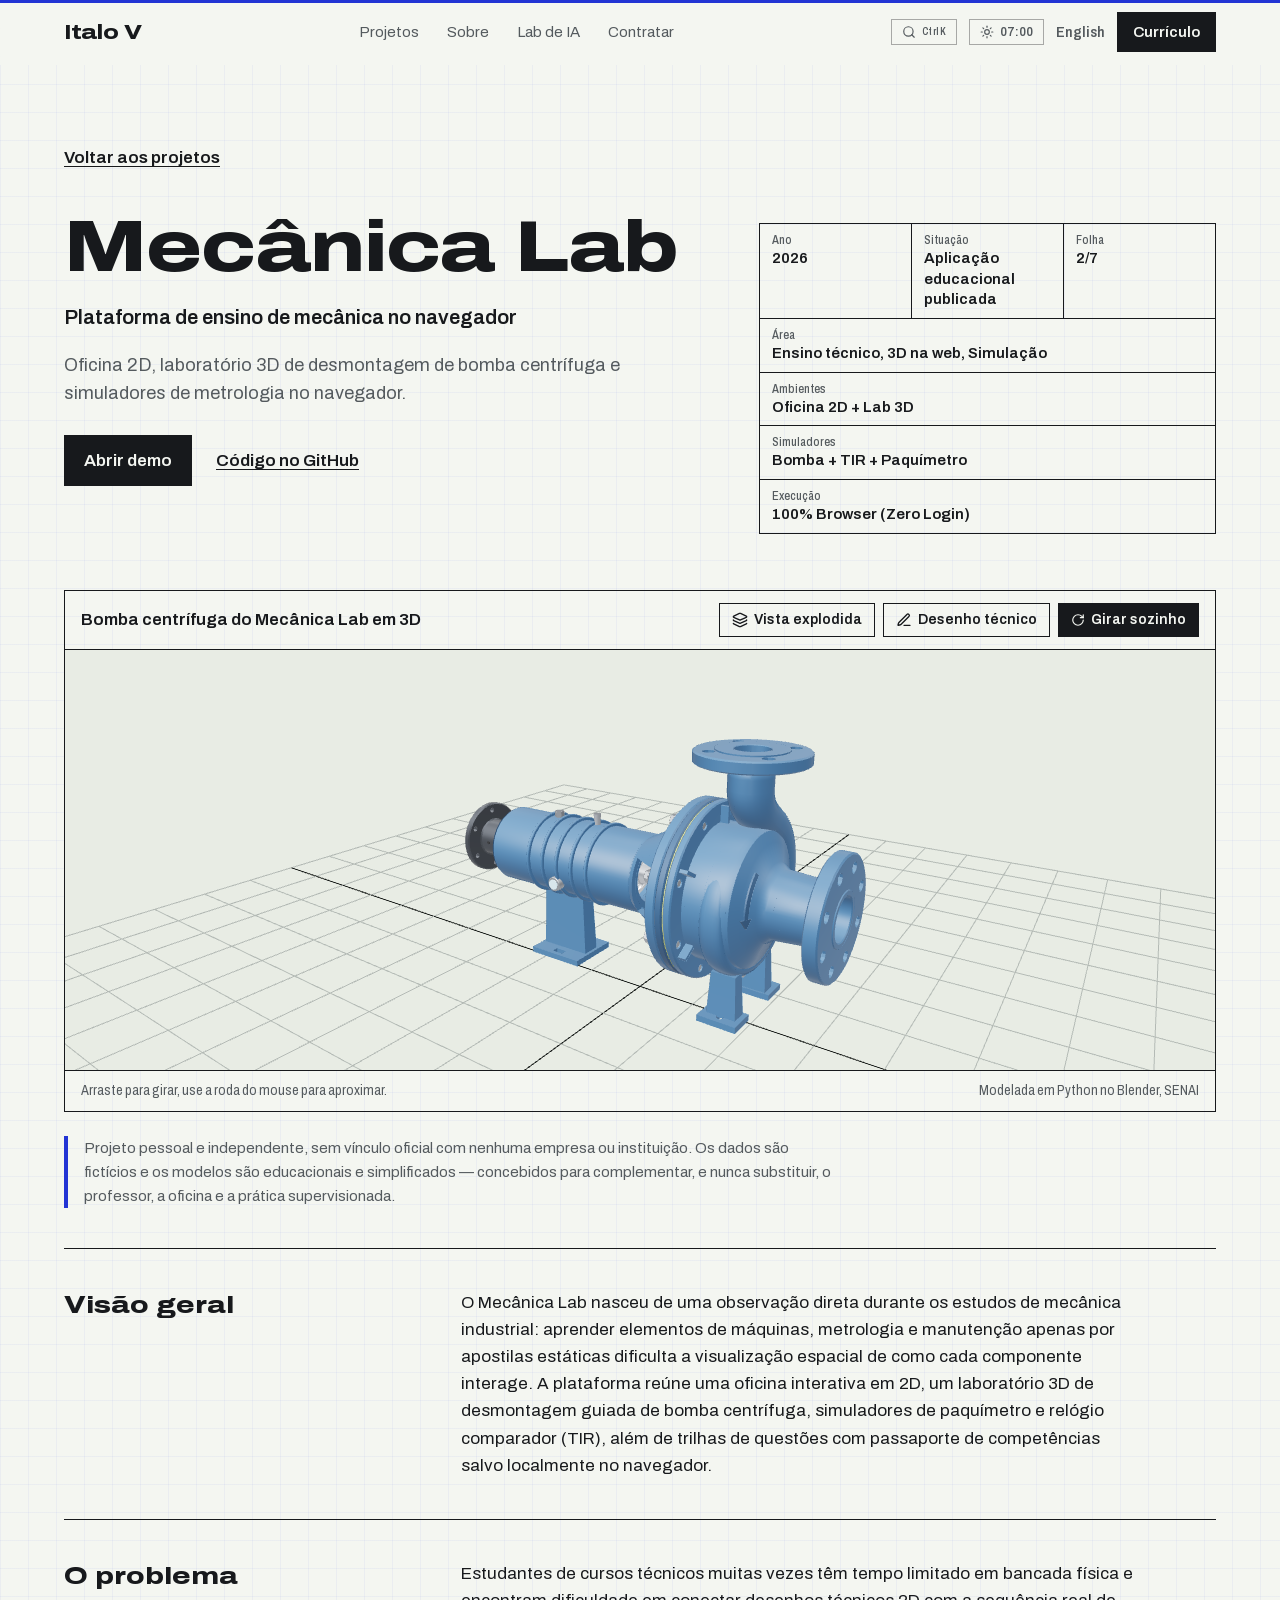
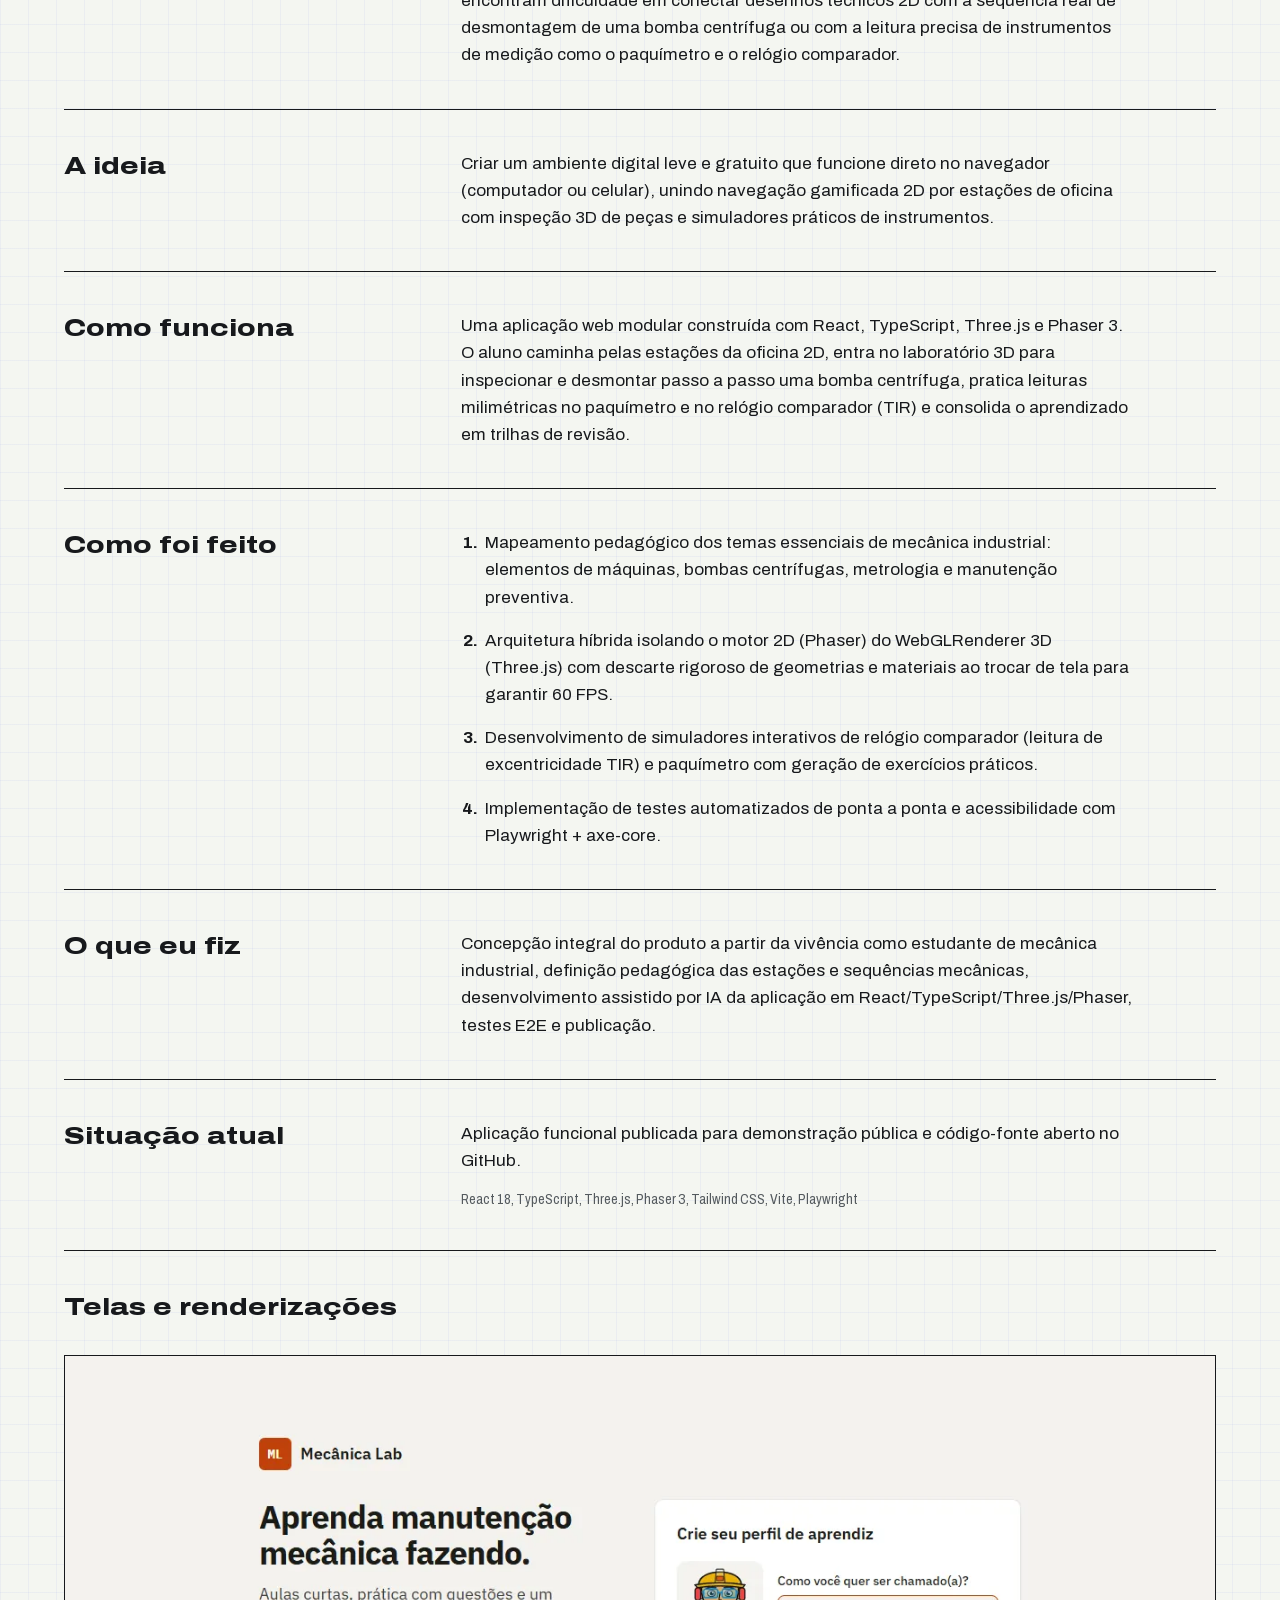
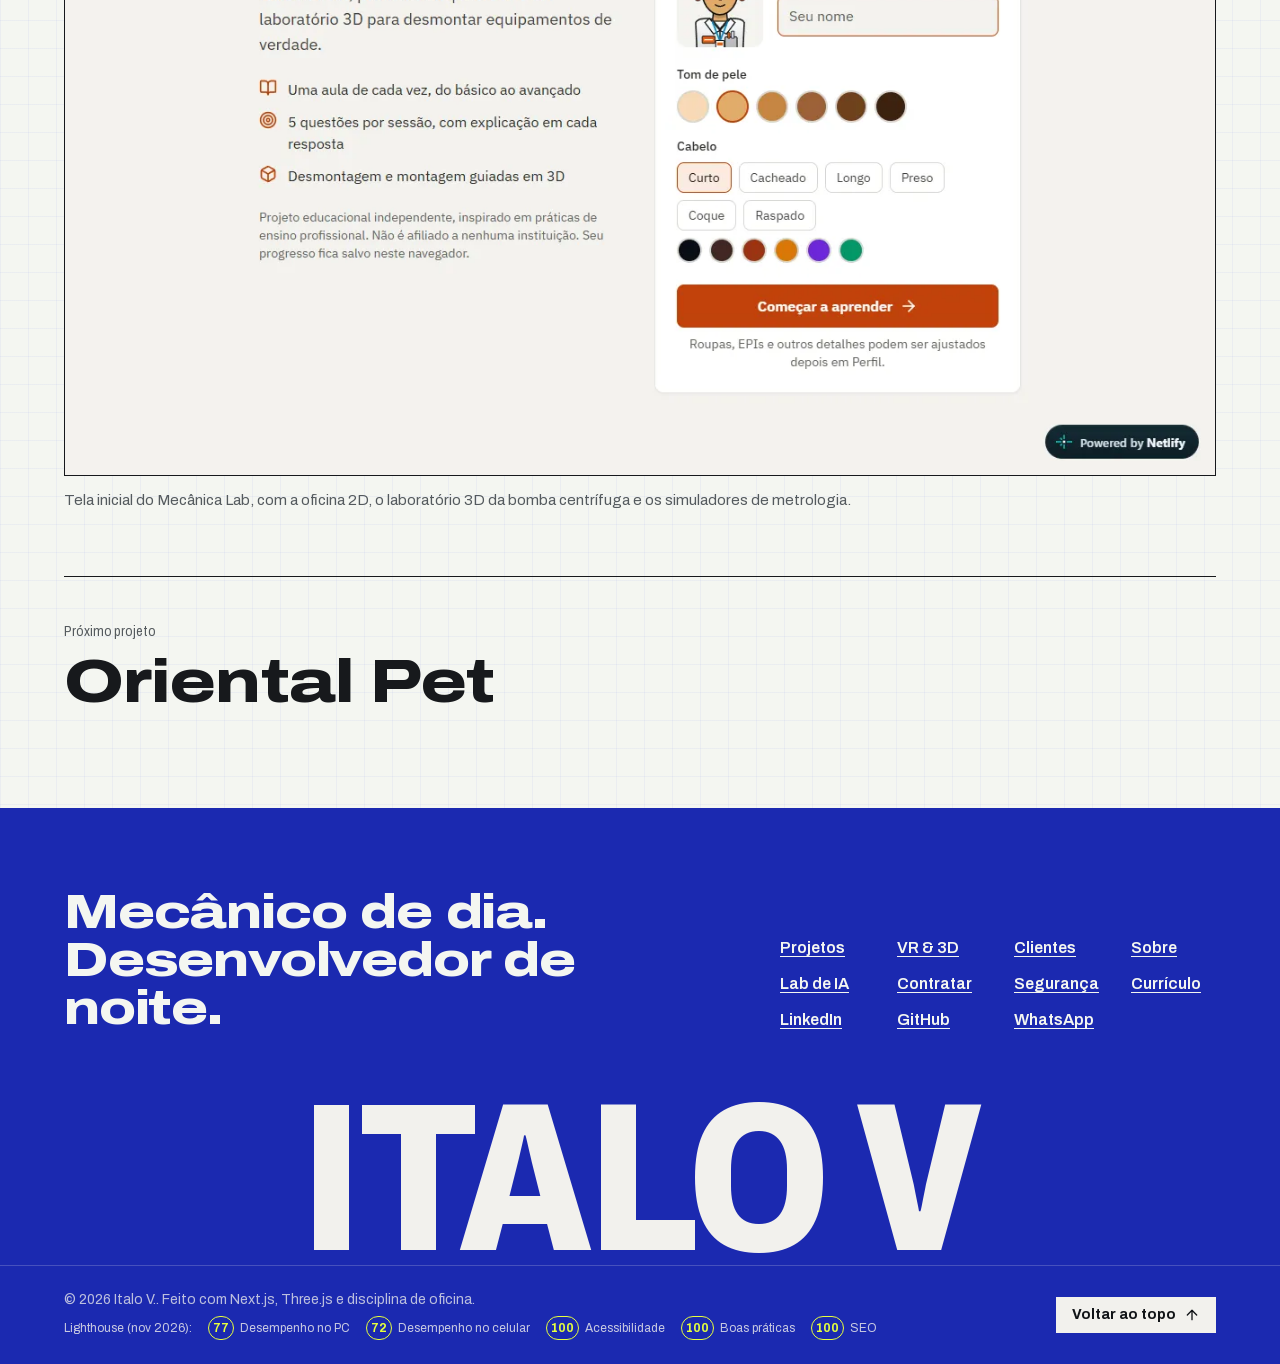
<file: projetos/mecanica-lab.html>
<!DOCTYPE html><!--oIflm9q1ODE6Qtr5ibxKP--><html lang="pt-BR" class="__variable_7347c0 __variable_fb3397"><head><meta charSet="utf-8"/><meta name="viewport" content="width=device-width, initial-scale=1"/><link rel="stylesheet" href="/_next/static/css/cec188c8a8479356.css" data-precedence="next"/><link rel="preload" as="script" fetchPriority="low" href="/_next/static/chunks/webpack-d3392acc0af8d1eb.js"/><script src="/_next/static/chunks/4bd1b696-c023c6e3521b1417.js" async=""></script><script src="/_next/static/chunks/255-15b9cc804e0d9c7d.js" async=""></script><script src="/_next/static/chunks/main-app-3931642fb47dfe8b.js" async=""></script><script src="/_next/static/chunks/619-ba102abea3e3d0e4.js" async=""></script><script src="/_next/static/chunks/527-5dd6312011631799.js" async=""></script><script src="/_next/static/chunks/287-1598d935783bdbd7.js" async=""></script><script src="/_next/static/chunks/app/layout-8080b5ef7c0068ca.js" async=""></script><script src="/_next/static/chunks/app/not-found-514bf6e9be1bebe1.js" async=""></script><script src="/_next/static/chunks/101-08d4c51ef3b82877.js" async=""></script><script src="/_next/static/chunks/app/projetos/%5Bslug%5D/page-a8ca7499028ae2cf.js" async=""></script><meta http-equiv="Content-Security-Policy" content="default-src &#x27;self&#x27;; script-src &#x27;self&#x27; &#x27;unsafe-inline&#x27; &#x27;wasm-unsafe-eval&#x27;; style-src &#x27;self&#x27; &#x27;unsafe-inline&#x27;; img-src &#x27;self&#x27; data: blob:; font-src &#x27;self&#x27; data:; media-src &#x27;self&#x27; blob:; connect-src &#x27;self&#x27; blob: data:; worker-src &#x27;self&#x27; blob:; object-src &#x27;none&#x27;; base-uri &#x27;self&#x27;; form-action &#x27;none&#x27;; upgrade-insecure-requests"/><meta name="theme-color" content="#F4F6F1"/><title>Mecânica Lab — Plataforma de ensino de mecânica no navegador | Italo V</title><meta name="description" content="Oficina 2D, laboratório 3D de desmontagem de bomba centrífuga e simuladores de metrologia no navegador."/><meta name="author" content="Italo V."/><meta name="keywords" content="Italo V,IV LABS,Mecânica Industrial,SENAI,Fábricas Industriais,Realidade Virtual,Three.js,Inteligência Artificial,Visão Computacional,Mecânica Lab,VisionSafe AI,Maintenance Intelligence 360"/><meta name="referrer" content="strict-origin-when-cross-origin"/><meta name="creator" content="Italo V."/><meta name="robots" content="index, follow"/><link rel="canonical" href="https://italovienna-sketch.github.io/projetos/mecanica-lab"/><meta name="format-detection" content="telephone=no, address=no, email=no"/><meta property="og:title" content="Mecânica Lab — Plataforma de ensino de mecânica no navegador | Italo V"/><meta property="og:description" content="Oficina 2D, laboratório 3D de desmontagem de bomba centrífuga e simuladores de metrologia no navegador."/><meta property="og:url" content="https://italovienna-sketch.github.io/projetos/mecanica-lab"/><meta property="og:image" content="https://italovienna-sketch.github.io/og/mecanica-lab.jpg"/><meta property="og:image:width" content="1200"/><meta property="og:image:height" content="630"/><meta property="og:image:alt" content="Mecânica Lab — Plataforma de ensino de mecânica no navegador"/><meta property="og:type" content="article"/><meta name="twitter:card" content="summary_large_image"/><meta name="twitter:title" content="Mecânica Lab — Plataforma de ensino de mecânica no navegador | Italo V"/><meta name="twitter:description" content="Oficina 2D, laboratório 3D de desmontagem de bomba centrífuga e simuladores de metrologia no navegador."/><meta name="twitter:image" content="https://italovienna-sketch.github.io/og/mecanica-lab.jpg"/><link rel="icon" href="/icon-32.png" type="image/png" sizes="32x32"/><script src="/_next/static/chunks/polyfills-42372ed130431b0a.js" noModule=""></script></head><body id="top" class="min-h-screen flex flex-col bg-paper text-ink antialiased"><div hidden=""><!--$--><!--/$--></div><script type="application/ld+json">{"@context":"https://schema.org","@type":"Person","name":"Italo V.","jobTitle":"Jovem Aprendiz em Mecânica Industrial & Desenvolvedor de Projetos Independentes (IV LABS)","award":"1º lugar no Grand Prix SENAI","address":{"@type":"PostalAddress","addressCountry":"BR"},"sameAs":["https://www.linkedin.com/in/italo-viana-29924b376","https://github.com/italovienna-sketch"]}</script><a href="#main-content" class="sr-only focus:not-sr-only focus:fixed focus:top-4 focus:left-4 focus:z-[100] focus:px-4 focus:py-2 focus:bg-safety focus:text-ink focus:font-semibold">Pular para o conteúdo principal</a><div class="scroll-gauge" aria-hidden="true"></div><header class="fixed top-0 inset-x-0 z-50 no-print bg-paper/95 backdrop-blur-sm transition-[border-color] duration-200 border-b border-transparent"><div class="max-w-page mx-auto px-5 sm:px-8 h-16 flex items-center justify-between gap-6"><a class="display text-lg sm:text-xl whitespace-nowrap" href="/">Italo V</a><nav aria-label="Navegação principal" class="hidden lg:flex items-center gap-5 xl:gap-7 text-[15px]"><a class="text-graphite hover:text-ink transition-colors" href="/#iv-labs">Projetos</a><a class="text-graphite hover:text-ink transition-colors" href="/#sobre">Sobre</a><a class="text-graphite hover:text-ink transition-colors" href="/#ia">Lab de IA</a><a class="text-graphite hover:text-ink transition-colors" href="/#contratar">Contratar</a></nav><div class="hidden lg:flex items-center gap-3 text-[15px]"><button type="button" title="Busca e comandos rápidos (Ctrl+K)" aria-label="Abrir paleta de comandos (Ctrl+K)" class="inline-flex items-center gap-1.5 px-2.5 py-1 border border-ink/35 text-xs font-semibold text-graphite hover:border-ink hover:text-ink transition-colors"><svg xmlns="http://www.w3.org/2000/svg" width="24" height="24" viewBox="0 0 24 24" fill="none" stroke="currentColor" stroke-width="2" stroke-linecap="round" stroke-linejoin="round" class="lucide lucide-search w-3.5 h-3.5" aria-hidden="true"><circle cx="11" cy="11" r="8"></circle><path d="m21 21-4.3-4.3"></path></svg><kbd class="font-mono-tech text-[10px]">Ctrl K</kbd></button><span class="shift-clock inline-flex items-center gap-1.5 px-2.5 py-1 border border-ink/35 text-xs font-semibold text-graphite tabular-nums" title="Turno: 07:00, fábrica" role="img" aria-label="Turno: 07:00, fábrica"><svg xmlns="http://www.w3.org/2000/svg" width="24" height="24" viewBox="0 0 24 24" fill="none" stroke="currentColor" stroke-width="2" stroke-linecap="round" stroke-linejoin="round" class="lucide lucide-sun w-3.5 h-3.5" aria-hidden="true"><circle cx="12" cy="12" r="4"></circle><path d="M12 2v2"></path><path d="M12 20v2"></path><path d="m4.93 4.93 1.41 1.41"></path><path d="m17.66 17.66 1.41 1.41"></path><path d="M2 12h2"></path><path d="M20 12h2"></path><path d="m6.34 17.66-1.41 1.41"></path><path d="m19.07 4.93-1.41 1.41"></path></svg><span aria-hidden="true">07<!-- -->:<!-- -->00</span></span><button type="button" aria-label="English: mudar idioma para Inglês" class="font-narrow font-semibold text-graphite hover:text-ink">English</button><a class="px-4 py-2 bg-ink text-paper font-semibold hover:bg-safety hover:text-ink transition-colors" href="/curriculo">Currículo</a></div><div class="flex lg:hidden items-center gap-3"><button type="button" aria-label="Busca rápida" class="p-1.5 border border-ink/35 text-graphite"><svg xmlns="http://www.w3.org/2000/svg" width="24" height="24" viewBox="0 0 24 24" fill="none" stroke="currentColor" stroke-width="2" stroke-linecap="round" stroke-linejoin="round" class="lucide lucide-search w-4 h-4"><circle cx="11" cy="11" r="8"></circle><path d="m21 21-4.3-4.3"></path></svg></button><button type="button" aria-label="EN: mudar idioma para Inglês" class="font-narrow font-semibold text-sm text-graphite">EN</button><button type="button" aria-expanded="false" aria-label="Abrir menu" class="p-2 -mr-2"><svg xmlns="http://www.w3.org/2000/svg" width="24" height="24" viewBox="0 0 24 24" fill="none" stroke="currentColor" stroke-width="2" stroke-linecap="round" stroke-linejoin="round" class="lucide lucide-menu w-6 h-6"><line x1="4" x2="20" y1="12" y2="12"></line><line x1="4" x2="20" y1="6" y2="6"></line><line x1="4" x2="20" y1="18" y2="18"></line></svg></button></div></div></header><main id="main-content" class="flex-1"><article class="pt-28 pb-24 sm:pt-36"><div class="max-w-page mx-auto px-5 sm:px-8"><a class="link font-semibold" href="/#iv-labs">Voltar aos projetos</a><header class="grid grid-cols-1 lg:grid-cols-12 gap-8 lg:gap-10 mt-10 mb-14"><div class="lg:col-span-7 space-y-5"><h1 class="display text-5xl sm:text-7xl">Mecânica Lab</h1><p class="text-xl font-semibold">Plataforma de ensino de mecânica no navegador</p><p class="text-lg text-graphite max-w-[38rem]">Oficina 2D, laboratório 3D de desmontagem de bomba centrífuga e simuladores de metrologia no navegador.</p><div class="flex flex-wrap gap-x-6 gap-y-2 font-semibold pt-2"><a href="https://mecanica-lab-3d.netlify.app" target="_blank" rel="noopener noreferrer" class="px-5 py-3 bg-ink text-paper hover:bg-machine transition-colors">Abrir demo</a><a href="https://github.com/italovienna-sketch/mecanica-lab" target="_blank" rel="noopener noreferrer" class="link self-center">Código no GitHub</a></div></div><div class="lg:col-span-5 lg:pt-3"><dl class="grid grid-cols-3 border-l border-t border-ink text-[15px]"><div class="border-r border-b border-ink px-3 py-2 "><dt class="font-narrow text-xs font-medium text-graphite">Ano</dt><dd class="font-semibold leading-snug">2026</dd></div><div class="border-r border-b border-ink px-3 py-2 "><dt class="font-narrow text-xs font-medium text-graphite">Situação</dt><dd class="font-semibold leading-snug">Aplicação educacional publicada</dd></div><div class="border-r border-b border-ink px-3 py-2 "><dt class="font-narrow text-xs font-medium text-graphite">Folha</dt><dd class="font-semibold leading-snug">2/7</dd></div><div class="border-r border-b border-ink px-3 py-2 col-span-3"><dt class="font-narrow text-xs font-medium text-graphite">Área</dt><dd class="font-semibold leading-snug">Ensino técnico, 3D na web, Simulação</dd></div><div class="border-r border-b border-ink px-3 py-2 col-span-3"><dt class="font-narrow text-xs font-medium text-graphite">Ambientes</dt><dd class="font-semibold leading-snug">Oficina 2D + Lab 3D</dd></div><div class="border-r border-b border-ink px-3 py-2 col-span-3"><dt class="font-narrow text-xs font-medium text-graphite">Simuladores</dt><dd class="font-semibold leading-snug">Bomba + TIR + Paquímetro</dd></div><div class="border-r border-b border-ink px-3 py-2 col-span-3"><dt class="font-narrow text-xs font-medium text-graphite">Execução</dt><dd class="font-semibold leading-snug">100% Browser (Zero Login)</dd></div></dl></div></header><!--$!--><template data-dgst="BAILOUT_TO_CLIENT_SIDE_RENDERING"></template><div class="h-[420px] w-full border border-ink bg-paper-2 flex items-center justify-center text-graphite">Carregando modelo 3D…</div><!--/$--><p class="mt-6 mb-10 max-w-[48rem] text-[15px] text-graphite border-l-4 border-safety pl-4">Projeto pessoal e independente, sem vínculo oficial com nenhuma empresa ou instituição. Os dados são fictícios e os modelos são educacionais e simplificados — concebidos para complementar, e nunca substituir, o professor, a oficina e a prática supervisionada.</p><section class="grid grid-cols-1 md:grid-cols-12 gap-3 md:gap-10 py-10 border-t border-ink"><h2 class="md:col-span-4 font-wide font-extrabold text-xl sm:text-2xl leading-tight">Visão geral</h2><div class="md:col-span-8 max-w-[42rem] text-[17px]"><p>O Mecânica Lab nasceu de uma observação direta durante os estudos de mecânica industrial: aprender elementos de máquinas, metrologia e manutenção apenas por apostilas estáticas dificulta a visualização espacial de como cada componente interage. A plataforma reúne uma oficina interativa em 2D, um laboratório 3D de desmontagem guiada de bomba centrífuga, simuladores de paquímetro e relógio comparador (TIR), além de trilhas de questões com passaporte de competências salvo localmente no navegador.</p></div></section><section class="grid grid-cols-1 md:grid-cols-12 gap-3 md:gap-10 py-10 border-t border-ink"><h2 class="md:col-span-4 font-wide font-extrabold text-xl sm:text-2xl leading-tight">O problema</h2><div class="md:col-span-8 max-w-[42rem] text-[17px]"><p>Estudantes de cursos técnicos muitas vezes têm tempo limitado em bancada física e encontram dificuldade em conectar desenhos técnicos 2D com a sequência real de desmontagem de uma bomba centrífuga ou com a leitura precisa de instrumentos de medição como o paquímetro e o relógio comparador.</p></div></section><section class="grid grid-cols-1 md:grid-cols-12 gap-3 md:gap-10 py-10 border-t border-ink"><h2 class="md:col-span-4 font-wide font-extrabold text-xl sm:text-2xl leading-tight">A ideia</h2><div class="md:col-span-8 max-w-[42rem] text-[17px]"><p>Criar um ambiente digital leve e gratuito que funcione direto no navegador (computador ou celular), unindo navegação gamificada 2D por estações de oficina com inspeção 3D de peças e simuladores práticos de instrumentos.</p></div></section><section class="grid grid-cols-1 md:grid-cols-12 gap-3 md:gap-10 py-10 border-t border-ink"><h2 class="md:col-span-4 font-wide font-extrabold text-xl sm:text-2xl leading-tight">Como funciona</h2><div class="md:col-span-8 max-w-[42rem] text-[17px]"><p>Uma aplicação web modular construída com React, TypeScript, Three.js e Phaser 3. O aluno caminha pelas estações da oficina 2D, entra no laboratório 3D para inspecionar e desmontar passo a passo uma bomba centrífuga, pratica leituras milimétricas no paquímetro e no relógio comparador (TIR) e consolida o aprendizado em trilhas de revisão.</p></div></section><section class="grid grid-cols-1 md:grid-cols-12 gap-3 md:gap-10 py-10 border-t border-ink"><h2 class="md:col-span-4 font-wide font-extrabold text-xl sm:text-2xl leading-tight">Como foi feito</h2><div class="md:col-span-8 max-w-[42rem] text-[17px]"><ol class="space-y-4 list-decimal pl-5 marker:font-bold"><li class="pl-1">Mapeamento pedagógico dos temas essenciais de mecânica industrial: elementos de máquinas, bombas centrífugas, metrologia e manutenção preventiva.</li><li class="pl-1">Arquitetura híbrida isolando o motor 2D (Phaser) do WebGLRenderer 3D (Three.js) com descarte rigoroso de geometrias e materiais ao trocar de tela para garantir 60 FPS.</li><li class="pl-1">Desenvolvimento de simuladores interativos de relógio comparador (leitura de excentricidade TIR) e paquímetro com geração de exercícios práticos.</li><li class="pl-1">Implementação de testes automatizados de ponta a ponta e acessibilidade com Playwright + axe-core.</li></ol></div></section><section class="grid grid-cols-1 md:grid-cols-12 gap-3 md:gap-10 py-10 border-t border-ink"><h2 class="md:col-span-4 font-wide font-extrabold text-xl sm:text-2xl leading-tight">O que eu fiz</h2><div class="md:col-span-8 max-w-[42rem] text-[17px]"><p>Concepção integral do produto a partir da vivência como estudante de mecânica industrial, definição pedagógica das estações e sequências mecânicas, desenvolvimento assistido por IA da aplicação em React/TypeScript/Three.js/Phaser, testes E2E e publicação.</p></div></section><section class="grid grid-cols-1 md:grid-cols-12 gap-3 md:gap-10 py-10 border-t border-ink"><h2 class="md:col-span-4 font-wide font-extrabold text-xl sm:text-2xl leading-tight">Situação atual</h2><div class="md:col-span-8 max-w-[42rem] text-[17px]"><p>Aplicação funcional publicada para demonstração pública e código-fonte aberto no GitHub.</p><p class="mt-4 font-narrow text-sm text-graphite">React 18, TypeScript, Three.js, Phaser 3, Tailwind CSS, Vite, Playwright</p></div></section><section class="py-10 border-t border-ink"><h2 class="font-wide font-extrabold text-xl sm:text-2xl mb-8">Telas e renderizações</h2><div class="grid grid-cols-1  gap-x-8 gap-y-10"><figure><button type="button" aria-label="Ampliar: Tela inicial do Mecânica Lab, com a oficina 2D, o laboratório 3D da bomba centrífuga e os simuladores de metrologia." class="block w-full border border-ink bg-paper-2 cursor-zoom-in"><img src="/projects/mecanica-lab/inicio.webp" alt="Tela inicial do Mecânica Lab mostrando a plataforma educacional interativa" loading="lazy" decoding="async" class="w-full h-auto"/></button><figcaption class="mt-3 text-[15px] text-graphite">Tela inicial do Mecânica Lab, com a oficina 2D, o laboratório 3D da bomba centrífuga e os simuladores de metrologia.</figcaption></figure></div></section><a class="group block border-t border-ink pt-10 mt-6" href="/projetos/oriental-pet"><span class="font-narrow text-sm text-graphite">Próximo projeto</span><span class="block display text-4xl sm:text-6xl mt-2 group-hover:text-machine transition-colors">Oriental Pet</span></a></div></article><!--$--><!--/$--></main><footer class="bg-[#1B29B0] text-[#F4F6F1] no-print overflow-hidden"><div class="max-w-page mx-auto px-5 sm:px-8 pt-16 sm:pt-20"><div class="flex flex-col lg:flex-row lg:items-end justify-between gap-10"><div class="space-y-3"><p class="font-play font-extrabold text-3xl sm:text-5xl leading-[0.98] max-w-[16ch]">Mecânico de dia. Desenvolvedor de noite.</p></div><nav aria-label="Rodapé" class="grid grid-cols-2 sm:grid-cols-4 gap-x-8 gap-y-3 font-semibold text-sm sm:text-base"><a class="link decoration-[#F2F1ED]/40 hover:decoration-[#E6FF3D] hover:text-[#E6FF3D] transition-colors" href="/#iv-labs">Projetos</a><a class="link decoration-[#F2F1ED]/40 hover:decoration-[#E6FF3D] hover:text-[#E6FF3D] transition-colors" href="/#vr-3d">VR &amp; 3D</a><a class="link decoration-[#F2F1ED]/40 hover:decoration-[#E6FF3D] hover:text-[#E6FF3D] transition-colors" href="/#criativo">Clientes</a><a class="link decoration-[#F2F1ED]/40 hover:decoration-[#E6FF3D] hover:text-[#E6FF3D] transition-colors" href="/#sobre">Sobre</a><a class="link decoration-[#F2F1ED]/40 hover:decoration-[#E6FF3D] hover:text-[#E6FF3D] transition-colors" href="/#ia">Lab de IA</a><a class="link decoration-[#F2F1ED]/40 hover:decoration-[#E6FF3D] hover:text-[#E6FF3D] transition-colors" href="/#contratar">Contratar</a><a class="link decoration-[#F2F1ED]/40 hover:decoration-[#E6FF3D] hover:text-[#E6FF3D] transition-colors" href="/seguranca">Segurança</a><a class="link decoration-[#F2F1ED]/40 hover:decoration-[#E6FF3D] hover:text-[#E6FF3D] transition-colors" href="/curriculo">Currículo</a><a href="https://www.linkedin.com/in/italo-viana-29924b376" target="_blank" rel="noopener noreferrer" class="link decoration-[#F2F1ED]/40 hover:decoration-[#E6FF3D] hover:text-[#E6FF3D] transition-colors">LinkedIn</a><a href="https://github.com/italovienna-sketch" target="_blank" rel="noopener noreferrer" class="link decoration-[#F2F1ED]/40 hover:decoration-[#E6FF3D] hover:text-[#E6FF3D] transition-colors">GitHub</a><a href="/#contato" target="_blank" rel="noopener noreferrer" class="link decoration-[#F2F1ED]/40 hover:decoration-[#E6FF3D] hover:text-[#E6FF3D] transition-colors">WhatsApp</a></nav></div></div><p aria-hidden="true" class="footer-name font-extrabold uppercase whitespace-nowrap text-center leading-[0.8] text-[16.5vw] mt-12 sm:mt-16 select-none text-[#F2F1ED] cursor-default">Italo V</p><div class="border-t border-[#F2F1ED]/20"><div class="max-w-page mx-auto px-5 sm:px-8 py-6 flex flex-col sm:flex-row sm:items-center justify-between gap-4 text-sm text-[#F2F1ED]/75"><div class="space-y-1.5"><p>© <!-- -->2026<!-- --> <!-- -->Italo V.<!-- -->.<!-- --> <!-- -->Feito com Next.js, Three.js e disciplina de oficina.</p><p class="flex flex-wrap items-center gap-x-4 gap-y-1 text-xs text-[#F2F1ED]/80"><span>Lighthouse (<!-- -->nov 2026<!-- -->):</span><span class="inline-flex items-center gap-1.5"><span class="inline-grid h-6 min-w-6 place-items-center rounded-full border border-[#E6FF3D] px-1 font-bold text-[#E6FF3D] tabular-nums">77</span>Desempenho no PC</span><span class="inline-flex items-center gap-1.5"><span class="inline-grid h-6 min-w-6 place-items-center rounded-full border border-[#E6FF3D] px-1 font-bold text-[#E6FF3D] tabular-nums">72</span>Desempenho no celular</span><span class="inline-flex items-center gap-1.5"><span class="inline-grid h-6 min-w-6 place-items-center rounded-full border border-[#E6FF3D] px-1 font-bold text-[#E6FF3D] tabular-nums">100</span>Acessibilidade</span><span class="inline-flex items-center gap-1.5"><span class="inline-grid h-6 min-w-6 place-items-center rounded-full border border-[#E6FF3D] px-1 font-bold text-[#E6FF3D] tabular-nums">100</span>Boas práticas</span><span class="inline-flex items-center gap-1.5"><span class="inline-grid h-6 min-w-6 place-items-center rounded-full border border-[#E6FF3D] px-1 font-bold text-[#E6FF3D] tabular-nums">100</span>SEO</span></p></div><div class="tone-dark flex items-center gap-3 self-start sm:self-auto"><a href="#top" class="inline-flex items-center gap-2 px-4 py-2 bg-[#F2F1ED] text-[#111417] font-bold hover:bg-[#E6FF3D] transition-colors">Voltar ao topo<svg xmlns="http://www.w3.org/2000/svg" width="24" height="24" viewBox="0 0 24 24" fill="none" stroke="currentColor" stroke-width="2" stroke-linecap="round" stroke-linejoin="round" class="lucide lucide-arrow-up w-4 h-4" aria-hidden="true"><path d="m5 12 7-7 7 7"></path><path d="M12 19V5"></path></svg></a></div></div></div></footer><script src="/_next/static/chunks/webpack-d3392acc0af8d1eb.js" id="_R_" async=""></script><script>(self.__next_f=self.__next_f||[]).push([0])</script><script>self.__next_f.push([1,"1:\"$Sreact.fragment\"\n2:I[4889,[\"619\",\"static/chunks/619-ba102abea3e3d0e4.js\",\"527\",\"static/chunks/527-5dd6312011631799.js\",\"287\",\"static/chunks/287-1598d935783bdbd7.js\",\"177\",\"static/chunks/app/layout-8080b5ef7c0068ca.js\"],\"LanguageProvider\"]\n3:I[4338,[\"619\",\"static/chunks/619-ba102abea3e3d0e4.js\",\"527\",\"static/chunks/527-5dd6312011631799.js\",\"287\",\"static/chunks/287-1598d935783bdbd7.js\",\"177\",\"static/chunks/app/layout-8080b5ef7c0068ca.js\"],\"LightboxProvider\"]\n4:I[9840,[\"619\",\"static/chunks/619-ba102abea3e3d0e4.js\",\"527\",\"static/chunks/527-5dd6312011631799.js\",\"287\",\"static/chunks/287-1598d935783bdbd7.js\",\"177\",\"static/chunks/app/layout-8080b5ef7c0068ca.js\"],\"default\"]\n5:I[9766,[],\"\"]\n6:I[8924,[],\"\"]\n7:I[2619,[\"619\",\"static/chunks/619-ba102abea3e3d0e4.js\",\"345\",\"static/chunks/app/not-found-514bf6e9be1bebe1.js\"],\"\"]\n8:I[2162,[\"619\",\"static/chunks/619-ba102abea3e3d0e4.js\",\"527\",\"static/chunks/527-5dd6312011631799.js\",\"287\",\"static/chunks/287-1598d935783bdbd7.js\",\"177\",\"static/chunks/app/layout-8080b5ef7c0068ca.js\"],\"default\"]\n9:I[4845,[\"619\",\"static/chunks/619-ba102abea3e3d0e4.js\",\"527\",\"static/chunks/527-5dd6312011631799.js\",\"287\",\"static/chunks/287-1598d935783bdbd7.js\",\"177\",\"static/chunks/app/layout-8080b5ef7c0068ca.js\"],\"default\"]\na:I[594,[\"619\",\"static/chunks/619-ba102abea3e3d0e4.js\",\"527\",\"static/chunks/527-5dd6312011631799.js\",\"287\",\"static/chunks/287-1598d935783bdbd7.js\",\"177\",\"static/chunks/app/layout-8080b5ef7c0068ca.js\"],\"default\"]\nb:I[4031,[\"619\",\"static/chunks/619-ba102abea3e3d0e4.js\",\"527\",\"static/chunks/527-5dd6312011631799.js\",\"287\",\"static/chunks/287-1598d935783bdbd7.js\",\"177\",\"static/chunks/app/layout-8080b5ef7c0068ca.js\"],\"default\"]\nc:I[2352,[\"619\",\"static/chunks/619-ba102abea3e3d0e4.js\",\"527\",\"static/chunks/527-5dd6312011631799.js\",\"287\",\"static/chunks/287-1598d935783bdbd7.js\",\"177\",\"static/chunks/app/layout-8080b5ef7c0068ca.js\"],\"default\"]\ne:I[4431,[],\"OutletBoundary\"]\n10:I[5278,[],\"AsyncMetadataOutlet\"]\n12:I[4431,[],\"ViewportBoundary\"]\n14:I[4431,[],\"MetadataBoundary\"]\n15:\"$Sreact.suspense\"\n17:"])</script><script>self.__next_f.push([1,"I[7150,[],\"\"]\n:HL[\"/_next/static/css/cec188c8a8479356.css\",\"style\"]\n"])</script><script>self.__next_f.push([1,"0:{\"P\":null,\"b\":\"oIflm9q1ODE6Qtr5ibxKP\",\"p\":\"\",\"c\":[\"\",\"projetos\",\"mecanica-lab\"],\"i\":false,\"f\":[[[\"\",{\"children\":[\"projetos\",{\"children\":[[\"slug\",\"mecanica-lab\",\"d\"],{\"children\":[\"__PAGE__\",{}]}]}]},\"$undefined\",\"$undefined\",true],[\"\",[\"$\",\"$1\",\"c\",{\"children\":[[[\"$\",\"link\",\"0\",{\"rel\":\"stylesheet\",\"href\":\"/_next/static/css/cec188c8a8479356.css\",\"precedence\":\"next\",\"crossOrigin\":\"$undefined\",\"nonce\":\"$undefined\"}]],[\"$\",\"html\",null,{\"lang\":\"pt-BR\",\"className\":\"__variable_7347c0 __variable_fb3397\",\"children\":[[\"$\",\"head\",null,{\"children\":[\"$\",\"meta\",null,{\"httpEquiv\":\"Content-Security-Policy\",\"content\":\"default-src 'self'; script-src 'self' 'unsafe-inline' 'wasm-unsafe-eval'; style-src 'self' 'unsafe-inline'; img-src 'self' data: blob:; font-src 'self' data:; media-src 'self' blob:; connect-src 'self' blob: data:; worker-src 'self' blob:; object-src 'none'; base-uri 'self'; form-action 'none'; upgrade-insecure-requests\"}]}],[\"$\",\"body\",null,{\"id\":\"top\",\"className\":\"min-h-screen flex flex-col bg-paper text-ink antialiased\",\"children\":[[\"$\",\"script\",null,{\"type\":\"application/ld+json\",\"dangerouslySetInnerHTML\":{\"__html\":\"{\\\"@context\\\":\\\"https://schema.org\\\",\\\"@type\\\":\\\"Person\\\",\\\"name\\\":\\\"Italo V.\\\",\\\"jobTitle\\\":\\\"Jovem Aprendiz em Mecânica Industrial \u0026 Desenvolvedor de Projetos Independentes (IV LABS)\\\",\\\"award\\\":\\\"1º lugar no Grand Prix SENAI\\\",\\\"address\\\":{\\\"@type\\\":\\\"PostalAddress\\\",\\\"addressCountry\\\":\\\"BR\\\"},\\\"sameAs\\\":[\\\"https://www.linkedin.com/in/italo-viana-29924b376\\\",\\\"https://github.com/italovienna-sketch\\\"]}\"}}],[\"$\",\"$L2\",null,{\"children\":[\"$\",\"$L3\",null,{\"children\":[[\"$\",\"a\",null,{\"href\":\"#main-content\",\"className\":\"sr-only focus:not-sr-only focus:fixed focus:top-4 focus:left-4 focus:z-[100] focus:px-4 focus:py-2 focus:bg-safety focus:text-ink focus:font-semibold\",\"children\":\"Pular para o conteúdo principal\"}],[\"$\",\"div\",null,{\"className\":\"scroll-gauge\",\"aria-hidden\":\"true\"}],[\"$\",\"$L4\",null,{}],[\"$\",\"main\",null,{\"id\":\"main-content\",\"className\":\"flex-1\",\"children\":[\"$\",\"$L5\",null,{\"parallelRouterKey\":\"children\",\"error\":\"$undefined\",\"errorStyles\":\"$undefined\",\"errorScripts\":\"$undefined\",\"template\":[\"$\",\"$L6\",null,{}],\"templateStyles\":\"$undefined\",\"templateScripts\":\"$undefined\",\"notFound\":[[\"$\",\"div\",null,{\"className\":\"min-h-[80vh] flex items-center\",\"children\":[\"$\",\"div\",null,{\"className\":\"max-w-page mx-auto w-full px-5 sm:px-8 pt-28 pb-20 space-y-6\",\"children\":[[\"$\",\"p\",null,{\"className\":\"display text-7xl sm:text-9xl text-machine\",\"children\":\"404\"}],[\"$\",\"h1\",null,{\"className\":\"display text-3xl sm:text-5xl max-w-2xl\",\"children\":\"Essa página não existe.\"}],[\"$\",\"p\",null,{\"className\":\"text-graphite max-w-[32rem]\",\"children\":\"O link pode estar errado ou a página foi removida. Volte para o início e procure por lá.\"}],[\"$\",\"$L7\",null,{\"href\":\"/\",\"className\":\"inline-block px-6 py-3.5 bg-ink text-paper font-semibold hover:bg-machine transition-colors\",\"children\":\"Voltar para o início\"}]]}]}],[]],\"forbidden\":\"$undefined\",\"unauthorized\":\"$undefined\"}]}],[\"$\",\"$L8\",null,{}],[\"$\",\"$L9\",null,{}],[\"$\",\"$La\",null,{}],[\"$\",\"$Lb\",null,{}],[\"$\",\"$Lc\",null,{}]]}]}]]}]]}]]}],{\"children\":[\"projetos\",[\"$\",\"$1\",\"c\",{\"children\":[null,[\"$\",\"$L5\",null,{\"parallelRouterKey\":\"children\",\"error\":\"$undefined\",\"errorStyles\":\"$undefined\",\"errorScripts\":\"$undefined\",\"template\":[\"$\",\"$L6\",null,{}],\"templateStyles\":\"$undefined\",\"templateScripts\":\"$undefined\",\"notFound\":\"$undefined\",\"forbidden\":\"$undefined\",\"unauthorized\":\"$undefined\"}]]}],{\"children\":[[\"slug\",\"mecanica-lab\",\"d\"],[\"$\",\"$1\",\"c\",{\"children\":[null,[\"$\",\"$L5\",null,{\"parallelRouterKey\":\"children\",\"error\":\"$undefined\",\"errorStyles\":\"$undefined\",\"errorScripts\":\"$undefined\",\"template\":[\"$\",\"$L6\",null,{}],\"templateStyles\":\"$undefined\",\"templateScripts\":\"$undefined\",\"notFound\":\"$undefined\",\"forbidden\":\"$undefined\",\"unauthorized\":\"$undefined\"}]]}],{\"children\":[\"__PAGE__\",[\"$\",\"$1\",\"c\",{\"children\":[\"$Ld\",null,[\"$\",\"$Le\",null,{\"children\":[\"$Lf\",[\"$\",\"$L10\",null,{\"promise\":\"$@11\"}]]}]]}],{},null,false]},null,false]},null,false]},null,false],[\"$\",\"$1\",\"h\",{\"children\":[null,[[\"$\",\"$L12\",null,{\"children\":\"$L13\"}],null],[\"$\",\"$L14\",null,{\"children\":[\"$\",\"div\",null,{\"hidden\":true,\"children\":[\"$\",\"$15\",null,{\"fallback\":null,\"children\":\"$L16\"}]}]}]]}],false]],\"m\":\"$undefined\",\"G\":[\"$17\",[]],\"s\":false,\"S\":true}\n"])</script><script>self.__next_f.push([1,"18:I[4154,[\"619\",\"static/chunks/619-ba102abea3e3d0e4.js\",\"527\",\"static/chunks/527-5dd6312011631799.js\",\"101\",\"static/chunks/101-08d4c51ef3b82877.js\",\"257\",\"static/chunks/app/projetos/%5Bslug%5D/page-a8ca7499028ae2cf.js\"],\"default\"]\n"])</script><script>self.__next_f.push([1,"d:[\"$\",\"$L18\",null,{\"project\":{\"slug\":\"mecanica-lab\",\"kind\":\"site\",\"index\":\"02\",\"code\":\"IV-LAB // 02\",\"maturity\":\"application\",\"statusBadge\":{\"pt\":\"Aplicação educacional publicada\",\"en\":\"Interactive Educational Application (Live Demo)\"},\"title\":{\"pt\":\"Mecânica Lab — Plataforma de ensino de mecânica no navegador\",\"en\":\"Mecânica Lab — A mechanics learning platform in the browser\"},\"subtitle\":{\"pt\":\"Oficina 2D, laboratório 3D de desmontagem de bomba centrífuga e simuladores de metrologia no navegador.\",\"en\":\"2D workshop, 3D centrifugal pump disassembly lab, and browser-based metrology simulators.\"},\"category\":{\"pt\":\"Ensino técnico · 3D na web · Simulação\",\"en\":\"Educational Technology · 3D Web · Mechanical Simulation\"},\"year\":\"2026\",\"heroImage\":\"/projects/mecanica-lab/inicio.webp\",\"interactive3DModel\":\"/models/bomba-centrifuga-senai.glb\",\"liveUrl\":\"https://mecanica-lab-3d.netlify.app\",\"githubUrl\":\"https://github.com/italovienna-sketch/mecanica-lab\",\"disclaimer\":{\"pt\":\"Projeto pessoal e independente, sem vínculo oficial com nenhuma empresa ou instituição. Os dados são fictícios e os modelos são educacionais e simplificados — concebidos para complementar, e nunca substituir, o professor, a oficina e a prática supervisionada.\",\"en\":\"Personal, independent project with no official affiliation with any company or institution. Data is fictional and models are simplified for educational purposes — designed to complement, never replace, instructors, workshops, and supervised practice.\"},\"overview\":{\"pt\":\"O Mecânica Lab nasceu de uma observação direta durante os estudos de mecânica industrial: aprender elementos de máquinas, metrologia e manutenção apenas por apostilas estáticas dificulta a visualização espacial de como cada componente interage. A plataforma reúne uma oficina interativa em 2D, um laboratório 3D de desmontagem guiada de bomba centrífuga, simuladores de paquímetro e relógio comparador (TIR), além de trilhas de questões com passaporte de competências salvo localmente no navegador.\",\"en\":\"Mecânica Lab emerged from a direct observation while studying industrial mechanics: learning machine elements, metrology, and maintenance solely through static handouts makes it hard to visualize how components interact spatially. The platform combines an interactive 2D workshop, a 3D guided centrifugal pump disassembly lab, vernier caliper and dial indicator (TIR) simulators, and learning tracks with a browser-saved competency passport.\"},\"problem\":{\"pt\":\"Estudantes de cursos técnicos muitas vezes têm tempo limitado em bancada física e encontram dificuldade em conectar desenhos técnicos 2D com a sequência real de desmontagem de uma bomba centrífuga ou com a leitura precisa de instrumentos de medição como o paquímetro e o relógio comparador.\",\"en\":\"Technical students often have limited bench time and struggle to connect 2D engineering drawings with the real disassembly sequence of a centrifugal pump or accurate reading of measuring instruments like calipers and dial indicators.\"},\"concept\":{\"pt\":\"Criar um ambiente digital leve e gratuito que funcione direto no navegador (computador ou celular), unindo navegação gamificada 2D por estações de oficina com inspeção 3D de peças e simuladores práticos de instrumentos.\",\"en\":\"Create a lightweight, accessible digital environment running directly in the browser (desktop or mobile), combining gamified 2D workshop station navigation with 3D part inspection and hands-on instrument simulators.\"},\"solution\":{\"pt\":\"Uma aplicação web modular construída com React, TypeScript, Three.js e Phaser 3. O aluno caminha pelas estações da oficina 2D, entra no laboratório 3D para inspecionar e desmontar passo a passo uma bomba centrífuga, pratica leituras milimétricas no paquímetro e no relógio comparador (TIR) e consolida o aprendizado em trilhas de revisão.\",\"en\":\"A modular web application built with React, TypeScript, Three.js, and Phaser 3. Students navigate 2D workshop stations, enter the 3D lab to inspect and step-by-step disassemble a centrifugal pump, practice millimeter readings on the caliper and dial indicator (TIR), and consolidate knowledge through review tracks.\"},\"developmentProcess\":{\"pt\":[\"Mapeamento pedagógico dos temas essenciais de mecânica industrial: elementos de máquinas, bombas centrífugas, metrologia e manutenção preventiva.\",\"Arquitetura híbrida isolando o motor 2D (Phaser) do WebGLRenderer 3D (Three.js) com descarte rigoroso de geometrias e materiais ao trocar de tela para garantir 60 FPS.\",\"Desenvolvimento de simuladores interativos de relógio comparador (leitura de excentricidade TIR) e paquímetro com geração de exercícios práticos.\",\"Implementação de testes automatizados de ponta a ponta e acessibilidade com Playwright + axe-core.\"],\"en\":[\"Pedagogical mapping of core industrial mechanics topics: machine elements, centrifugal pumps, metrology, and preventive maintenance.\",\"Hybrid architecture isolating the 2D engine (Phaser) from the 3D WebGLRenderer (Three.js) with strict geometry and material disposal on route change to maintain 60 FPS.\",\"Development of interactive dial indicator (TIR runout reading) and vernier caliper simulators with practical exercises.\",\"Implementation of automated end-to-end and accessibility tests using Playwright + axe-core.\"]},\"myContribution\":{\"pt\":\"Concepção integral do produto a partir da vivência como estudante de mecânica industrial, definição pedagógica das estações e sequências mecânicas, desenvolvimento assistido por IA da aplicação em React/TypeScript/Three.js/Phaser, testes E2E e publicação.\",\"en\":\"Full product conception rooted in real industrial mechanics training, pedagogical definition of stations and mechanical sequences, AI-assisted development in React/TypeScript/Three.js/Phaser, E2E testing, and deployment.\"},\"currentStatus\":{\"pt\":\"Aplicação funcional publicada para demonstração pública e código-fonte aberto no GitHub.\",\"en\":\"Functional application published for public demonstration with open-source code on GitHub.\"},\"technologies\":[\"React 18\",\"TypeScript\",\"Three.js\",\"Phaser 3\",\"Tailwind CSS\",\"Vite\",\"Playwright\"],\"highlights\":[{\"label\":{\"pt\":\"Ambientes\",\"en\":\"Integrated Environments\"},\"value\":\"Oficina 2D + Lab 3D\"},{\"label\":{\"pt\":\"Simuladores\",\"en\":\"Technical Simulators\"},\"value\":\"Bomba + TIR + Paquímetro\"},{\"label\":{\"pt\":\"Execução\",\"en\":\"Runtime\"},\"value\":\"100% Browser (Zero Login)\"}],\"gallery\":[{\"src\":\"/projects/mecanica-lab/inicio.webp\",\"alt\":{\"pt\":\"Tela inicial do Mecânica Lab mostrando a plataforma educacional interativa\",\"en\":\"Mecânica Lab home screen showing the interactive educational platform\"},\"caption\":{\"pt\":\"Tela inicial do Mecânica Lab, com a oficina 2D, o laboratório 3D da bomba centrífuga e os simuladores de metrologia.\",\"en\":\"Mecânica Lab main interface with access to the 2D Workshop, 3D Centrifugal Pump Lab, and Metrology Simulators.\"}}]}}]\n"])</script><script>self.__next_f.push([1,"13:[[\"$\",\"meta\",\"0\",{\"charSet\":\"utf-8\"}],[\"$\",\"meta\",\"1\",{\"name\":\"viewport\",\"content\":\"width=device-width, initial-scale=1\"}],[\"$\",\"meta\",\"2\",{\"name\":\"theme-color\",\"content\":\"#F4F6F1\"}]]\nf:null\n"])</script><script>self.__next_f.push([1,"19:I[622,[],\"IconMark\"]\n"])</script><script>self.__next_f.push([1,"11:{\"metadata\":[[\"$\",\"title\",\"0\",{\"children\":\"Mecânica Lab — Plataforma de ensino de mecânica no navegador | Italo V\"}],[\"$\",\"meta\",\"1\",{\"name\":\"description\",\"content\":\"Oficina 2D, laboratório 3D de desmontagem de bomba centrífuga e simuladores de metrologia no navegador.\"}],[\"$\",\"meta\",\"2\",{\"name\":\"author\",\"content\":\"Italo V.\"}],[\"$\",\"meta\",\"3\",{\"name\":\"keywords\",\"content\":\"Italo V,IV LABS,Mecânica Industrial,SENAI,Fábricas Industriais,Realidade Virtual,Three.js,Inteligência Artificial,Visão Computacional,Mecânica Lab,VisionSafe AI,Maintenance Intelligence 360\"}],[\"$\",\"meta\",\"4\",{\"name\":\"referrer\",\"content\":\"strict-origin-when-cross-origin\"}],[\"$\",\"meta\",\"5\",{\"name\":\"creator\",\"content\":\"Italo V.\"}],[\"$\",\"meta\",\"6\",{\"name\":\"robots\",\"content\":\"index, follow\"}],[\"$\",\"link\",\"7\",{\"rel\":\"canonical\",\"href\":\"https://italovienna-sketch.github.io/projetos/mecanica-lab\"}],[\"$\",\"meta\",\"8\",{\"name\":\"format-detection\",\"content\":\"telephone=no, address=no, email=no\"}],[\"$\",\"meta\",\"9\",{\"property\":\"og:title\",\"content\":\"Mecânica Lab — Plataforma de ensino de mecânica no navegador | Italo V\"}],[\"$\",\"meta\",\"10\",{\"property\":\"og:description\",\"content\":\"Oficina 2D, laboratório 3D de desmontagem de bomba centrífuga e simuladores de metrologia no navegador.\"}],[\"$\",\"meta\",\"11\",{\"property\":\"og:url\",\"content\":\"https://italovienna-sketch.github.io/projetos/mecanica-lab\"}],[\"$\",\"meta\",\"12\",{\"property\":\"og:image\",\"content\":\"https://italovienna-sketch.github.io/og/mecanica-lab.jpg\"}],[\"$\",\"meta\",\"13\",{\"property\":\"og:image:width\",\"content\":\"1200\"}],[\"$\",\"meta\",\"14\",{\"property\":\"og:image:height\",\"content\":\"630\"}],[\"$\",\"meta\",\"15\",{\"property\":\"og:image:alt\",\"content\":\"Mecânica Lab — Plataforma de ensino de mecânica no navegador\"}],[\"$\",\"meta\",\"16\",{\"property\":\"og:type\",\"content\":\"article\"}],[\"$\",\"meta\",\"17\",{\"name\":\"twitter:card\",\"content\":\"summary_large_image\"}],[\"$\",\"meta\",\"18\",{\"name\":\"twitter:title\",\"content\":\"Mecânica Lab — Plataforma de ensino de mecânica no navegador | Italo V\"}],[\"$\",\"meta\",\"19\",{\"name\":\"twitter:description\",\"content\":\"Oficina 2D, laboratório 3D de desmontagem de bomba centrífuga e simuladores de metrologia no navegador.\"}],[\"$\",\"meta\",\"20\",{\"name\":\"twitter:image\",\"content\":\"https://italovienna-sketch.github.io/og/mecanica-lab.jpg\"}],[\"$\",\"link\",\"21\",{\"rel\":\"icon\",\"href\":\"/icon-32.png\",\"type\":\"image/png\",\"sizes\":\"32x32\"}],[\"$\",\"$L19\",\"22\",{}]],\"error\":null,\"digest\":\"$undefined\"}\n"])</script><script>self.__next_f.push([1,"16:\"$11:metadata\"\n"])</script></body></html>
</file>
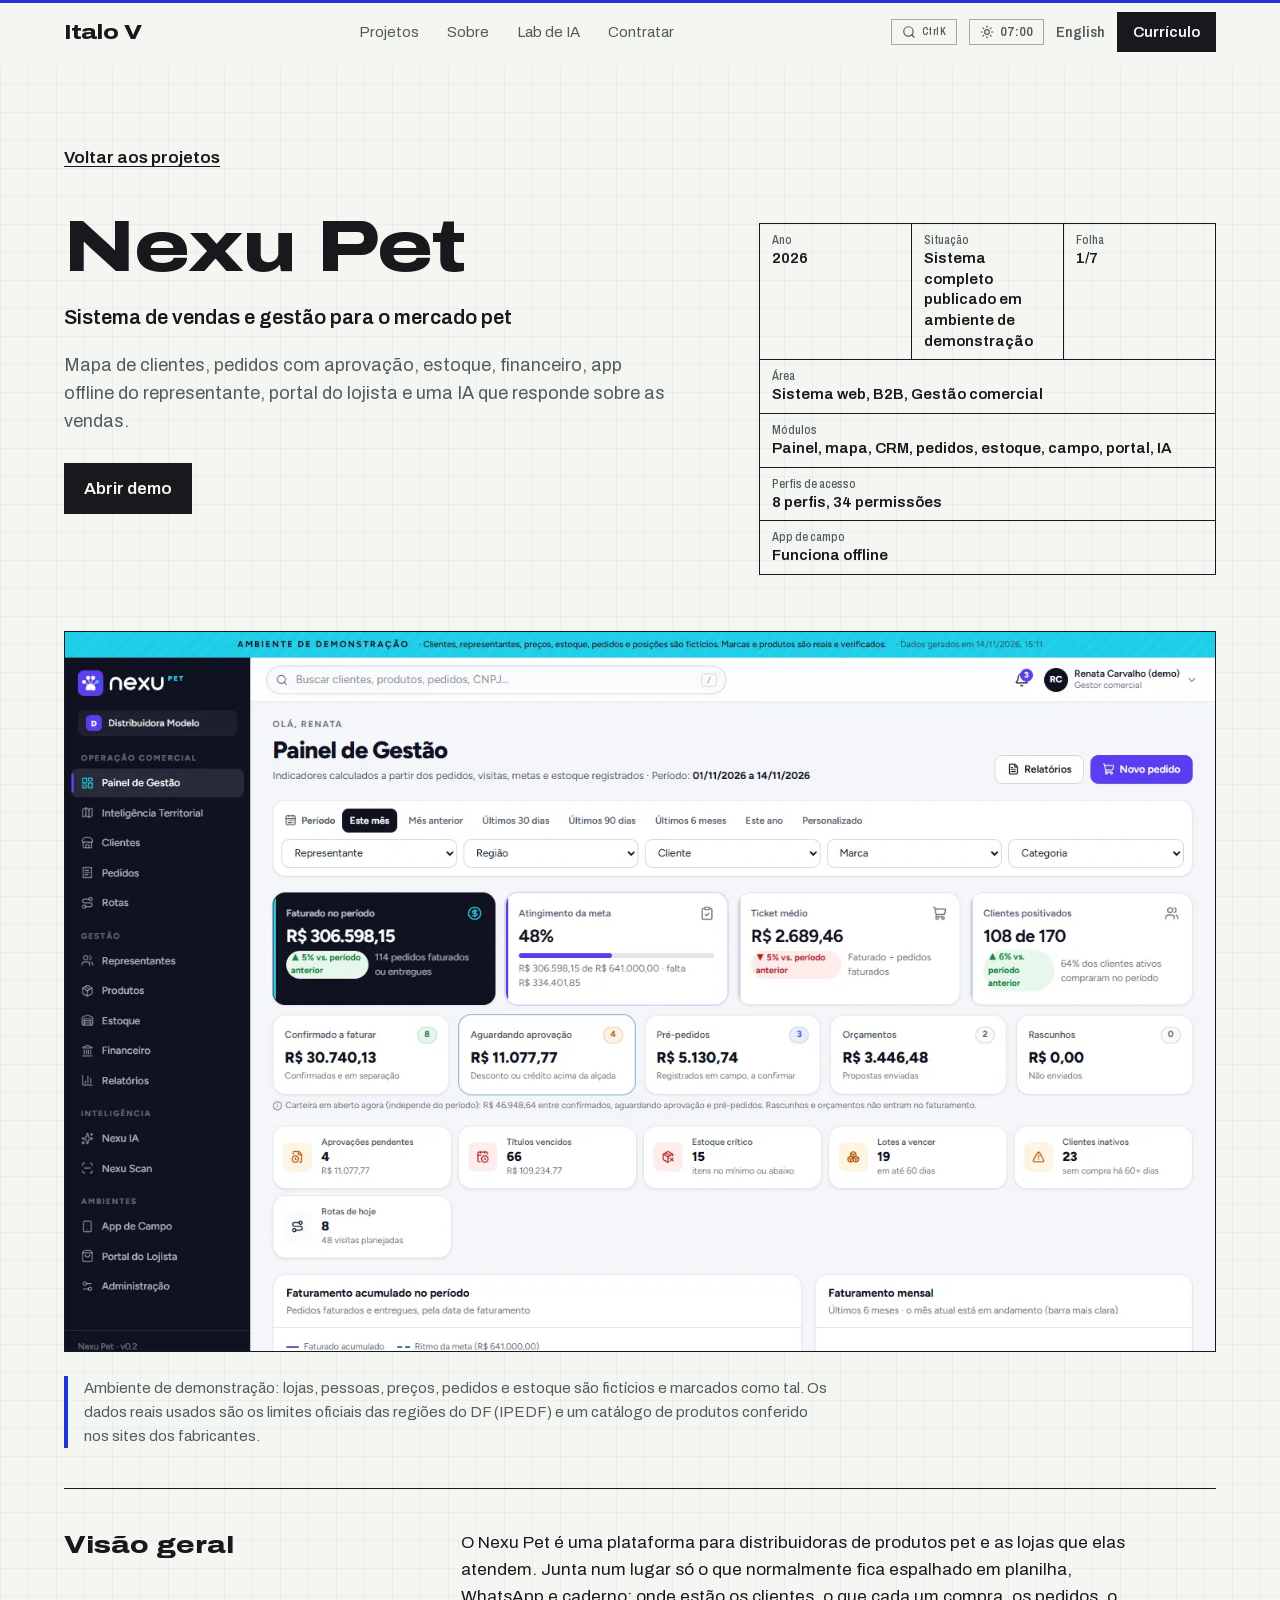
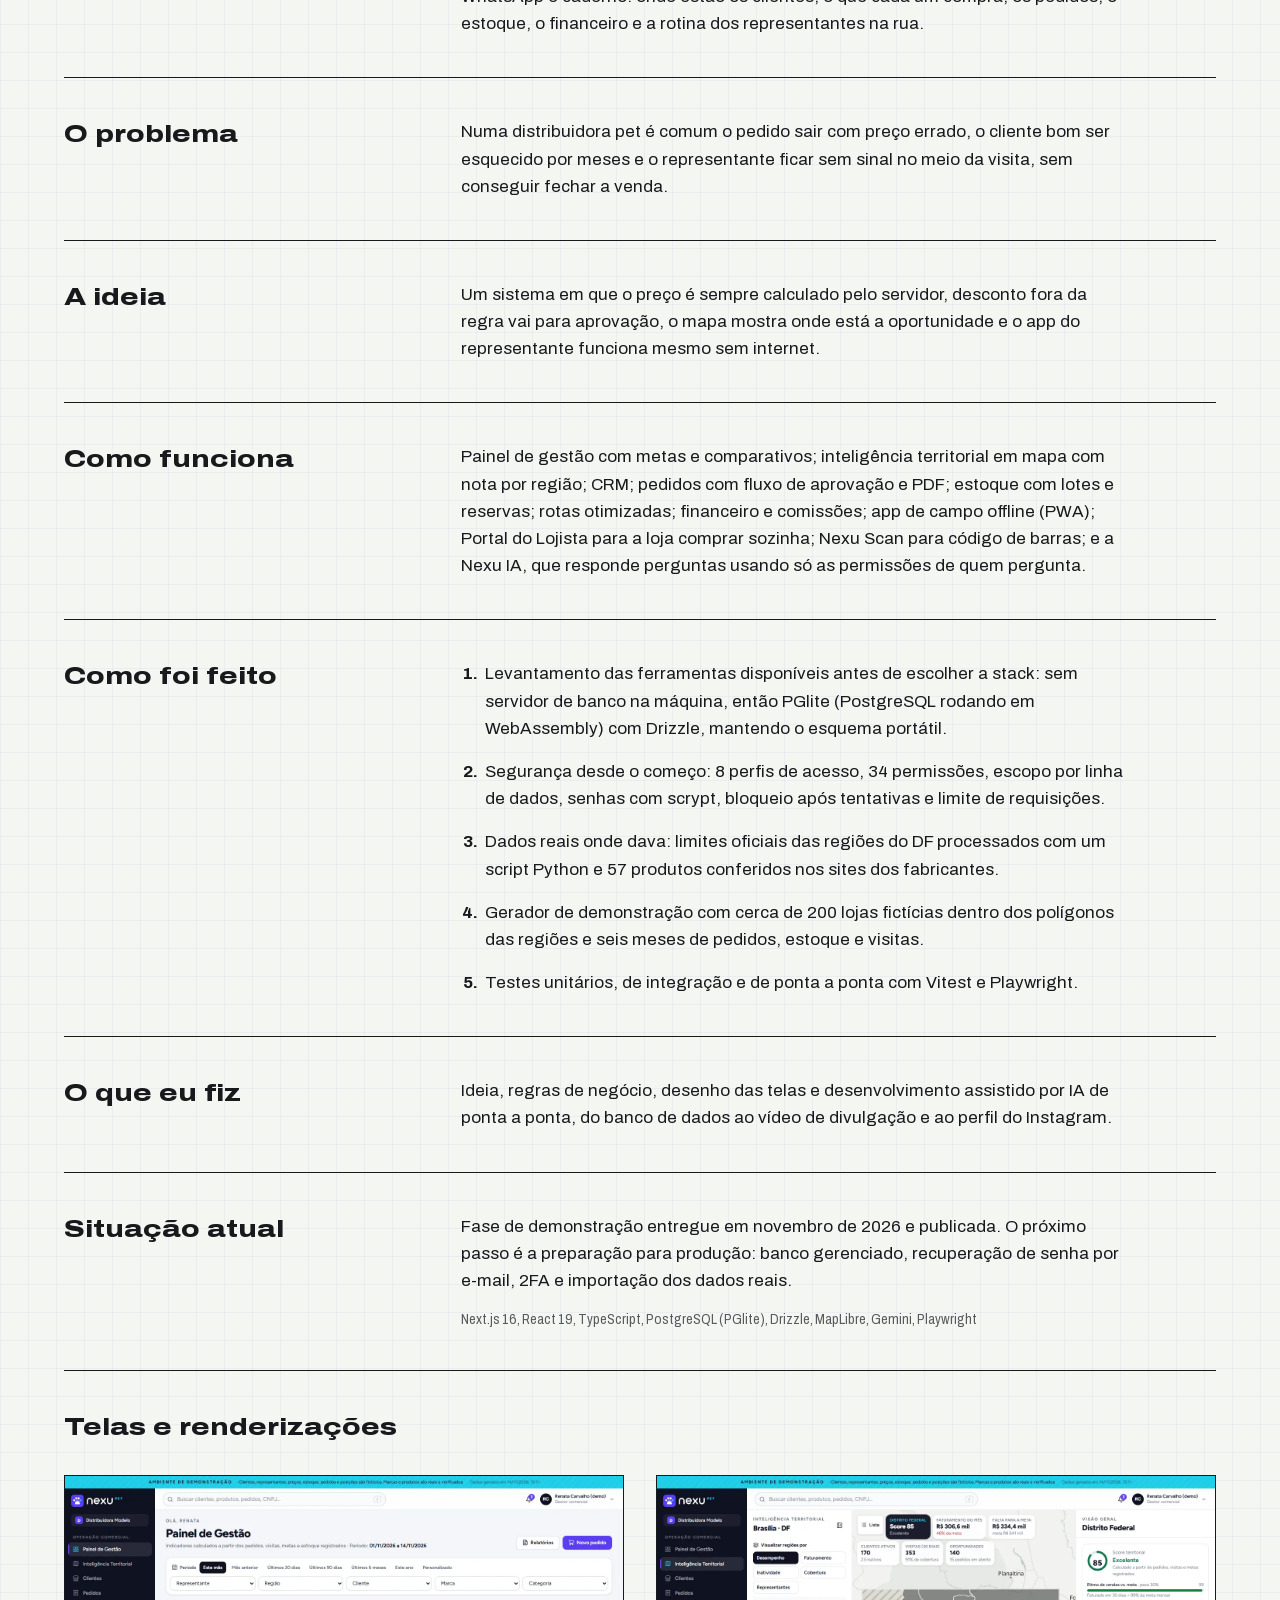
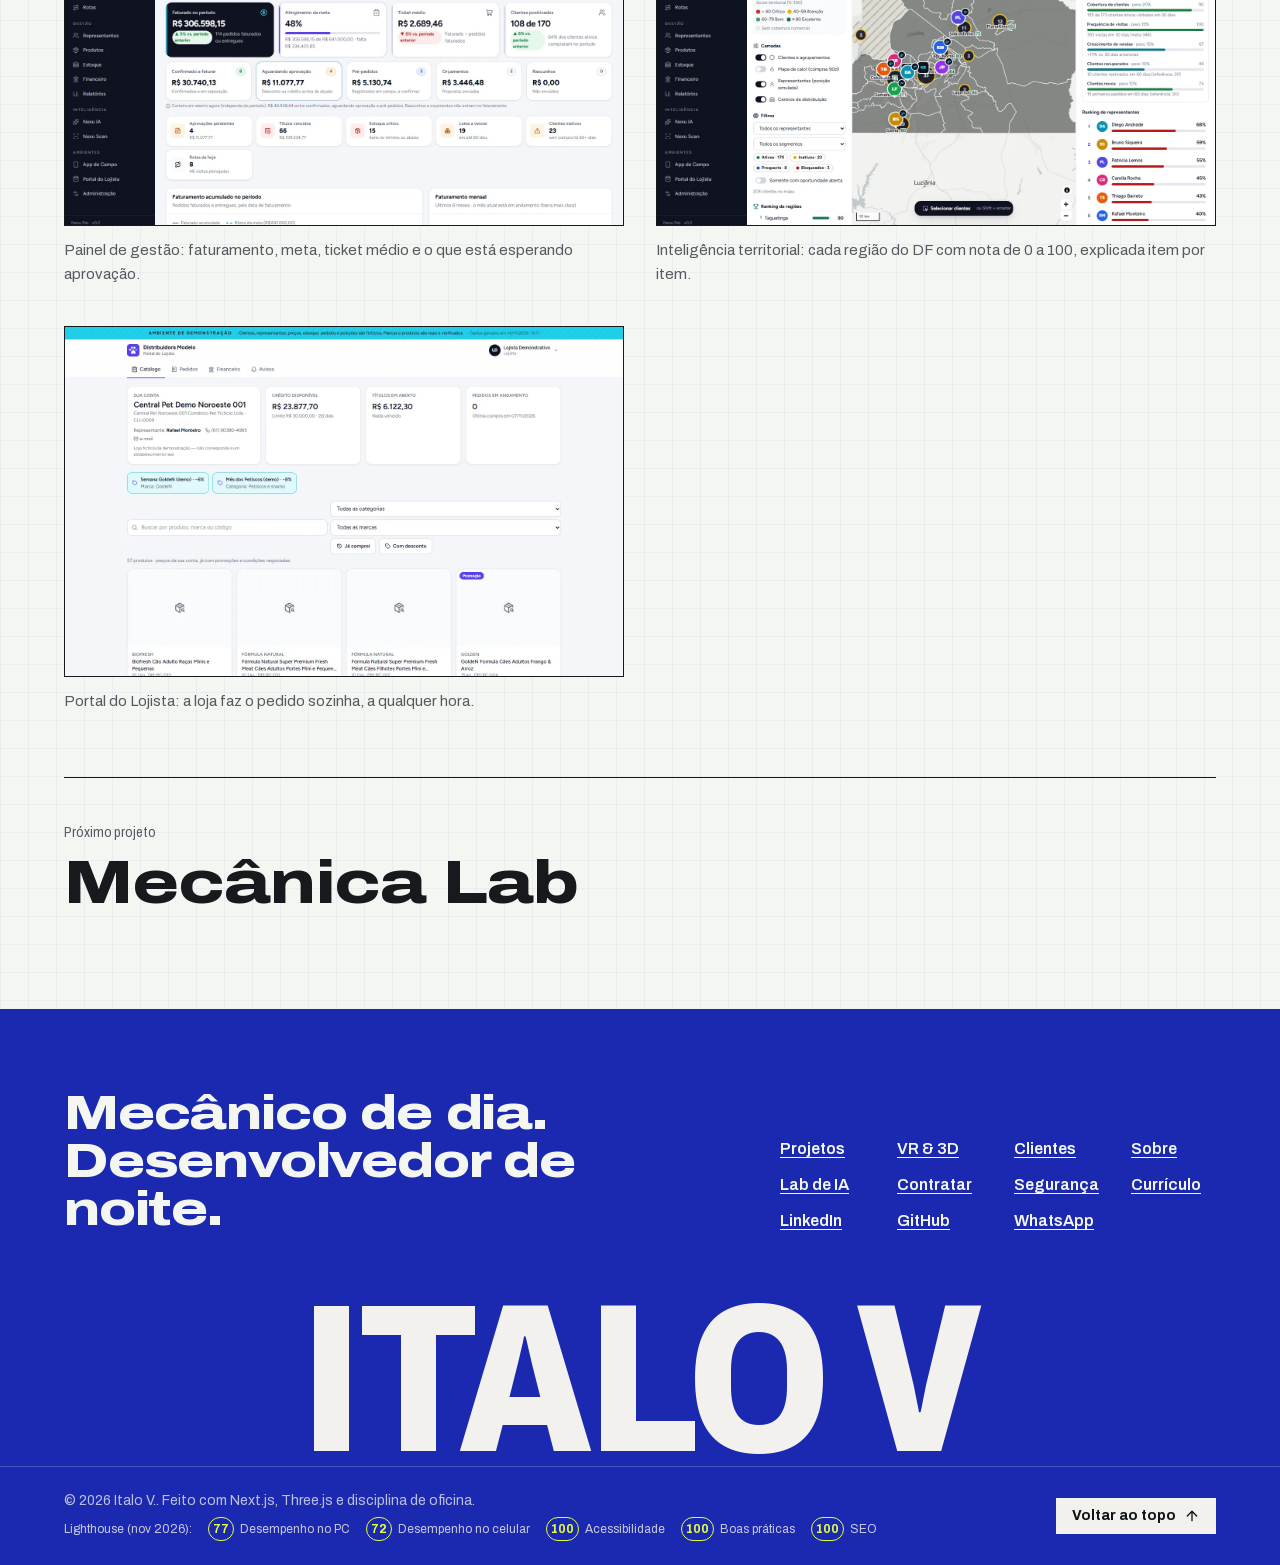
<file: projetos/nexu-pet.html>
<!DOCTYPE html><!--oIflm9q1ODE6Qtr5ibxKP--><html lang="pt-BR" class="__variable_7347c0 __variable_fb3397"><head><meta charSet="utf-8"/><meta name="viewport" content="width=device-width, initial-scale=1"/><link rel="preload" as="image" href="/projects/nexu-pet/painel.webp"/><link rel="stylesheet" href="/_next/static/css/cec188c8a8479356.css" data-precedence="next"/><link rel="preload" as="script" fetchPriority="low" href="/_next/static/chunks/webpack-d3392acc0af8d1eb.js"/><script src="/_next/static/chunks/4bd1b696-c023c6e3521b1417.js" async=""></script><script src="/_next/static/chunks/255-15b9cc804e0d9c7d.js" async=""></script><script src="/_next/static/chunks/main-app-3931642fb47dfe8b.js" async=""></script><script src="/_next/static/chunks/619-ba102abea3e3d0e4.js" async=""></script><script src="/_next/static/chunks/527-5dd6312011631799.js" async=""></script><script src="/_next/static/chunks/287-1598d935783bdbd7.js" async=""></script><script src="/_next/static/chunks/app/layout-8080b5ef7c0068ca.js" async=""></script><script src="/_next/static/chunks/app/not-found-514bf6e9be1bebe1.js" async=""></script><script src="/_next/static/chunks/101-08d4c51ef3b82877.js" async=""></script><script src="/_next/static/chunks/app/projetos/%5Bslug%5D/page-a8ca7499028ae2cf.js" async=""></script><meta http-equiv="Content-Security-Policy" content="default-src &#x27;self&#x27;; script-src &#x27;self&#x27; &#x27;unsafe-inline&#x27; &#x27;wasm-unsafe-eval&#x27;; style-src &#x27;self&#x27; &#x27;unsafe-inline&#x27;; img-src &#x27;self&#x27; data: blob:; font-src &#x27;self&#x27; data:; media-src &#x27;self&#x27; blob:; connect-src &#x27;self&#x27; blob: data:; worker-src &#x27;self&#x27; blob:; object-src &#x27;none&#x27;; base-uri &#x27;self&#x27;; form-action &#x27;none&#x27;; upgrade-insecure-requests"/><meta name="theme-color" content="#F4F6F1"/><title>Nexu Pet — Sistema de vendas e gestão para o mercado pet | Italo V</title><meta name="description" content="Mapa de clientes, pedidos com aprovação, estoque, financeiro, app offline do representante, portal do lojista e uma IA que responde sobre as vendas."/><meta name="author" content="Italo V."/><meta name="keywords" content="Italo V,IV LABS,Mecânica Industrial,SENAI,Fábricas Industriais,Realidade Virtual,Three.js,Inteligência Artificial,Visão Computacional,Mecânica Lab,VisionSafe AI,Maintenance Intelligence 360"/><meta name="referrer" content="strict-origin-when-cross-origin"/><meta name="creator" content="Italo V."/><meta name="robots" content="index, follow"/><link rel="canonical" href="https://italovienna-sketch.github.io/projetos/nexu-pet"/><meta name="format-detection" content="telephone=no, address=no, email=no"/><meta property="og:title" content="Nexu Pet — Sistema de vendas e gestão para o mercado pet | Italo V"/><meta property="og:description" content="Mapa de clientes, pedidos com aprovação, estoque, financeiro, app offline do representante, portal do lojista e uma IA que responde sobre as vendas."/><meta property="og:url" content="https://italovienna-sketch.github.io/projetos/nexu-pet"/><meta property="og:image" content="https://italovienna-sketch.github.io/og/nexu-pet.jpg"/><meta property="og:image:width" content="1200"/><meta property="og:image:height" content="630"/><meta property="og:image:alt" content="Nexu Pet — Sistema de vendas e gestão para o mercado pet"/><meta property="og:type" content="article"/><meta name="twitter:card" content="summary_large_image"/><meta name="twitter:title" content="Nexu Pet — Sistema de vendas e gestão para o mercado pet | Italo V"/><meta name="twitter:description" content="Mapa de clientes, pedidos com aprovação, estoque, financeiro, app offline do representante, portal do lojista e uma IA que responde sobre as vendas."/><meta name="twitter:image" content="https://italovienna-sketch.github.io/og/nexu-pet.jpg"/><link rel="icon" href="/icon-32.png" type="image/png" sizes="32x32"/><script src="/_next/static/chunks/polyfills-42372ed130431b0a.js" noModule=""></script></head><body id="top" class="min-h-screen flex flex-col bg-paper text-ink antialiased"><div hidden=""><!--$--><!--/$--></div><script type="application/ld+json">{"@context":"https://schema.org","@type":"Person","name":"Italo V.","jobTitle":"Jovem Aprendiz em Mecânica Industrial & Desenvolvedor de Projetos Independentes (IV LABS)","award":"1º lugar no Grand Prix SENAI","address":{"@type":"PostalAddress","addressCountry":"BR"},"sameAs":["https://www.linkedin.com/in/italo-viana-29924b376","https://github.com/italovienna-sketch"]}</script><a href="#main-content" class="sr-only focus:not-sr-only focus:fixed focus:top-4 focus:left-4 focus:z-[100] focus:px-4 focus:py-2 focus:bg-safety focus:text-ink focus:font-semibold">Pular para o conteúdo principal</a><div class="scroll-gauge" aria-hidden="true"></div><header class="fixed top-0 inset-x-0 z-50 no-print bg-paper/95 backdrop-blur-sm transition-[border-color] duration-200 border-b border-transparent"><div class="max-w-page mx-auto px-5 sm:px-8 h-16 flex items-center justify-between gap-6"><a class="display text-lg sm:text-xl whitespace-nowrap" href="/">Italo V</a><nav aria-label="Navegação principal" class="hidden lg:flex items-center gap-5 xl:gap-7 text-[15px]"><a class="text-graphite hover:text-ink transition-colors" href="/#iv-labs">Projetos</a><a class="text-graphite hover:text-ink transition-colors" href="/#sobre">Sobre</a><a class="text-graphite hover:text-ink transition-colors" href="/#ia">Lab de IA</a><a class="text-graphite hover:text-ink transition-colors" href="/#contratar">Contratar</a></nav><div class="hidden lg:flex items-center gap-3 text-[15px]"><button type="button" title="Busca e comandos rápidos (Ctrl+K)" aria-label="Abrir paleta de comandos (Ctrl+K)" class="inline-flex items-center gap-1.5 px-2.5 py-1 border border-ink/35 text-xs font-semibold text-graphite hover:border-ink hover:text-ink transition-colors"><svg xmlns="http://www.w3.org/2000/svg" width="24" height="24" viewBox="0 0 24 24" fill="none" stroke="currentColor" stroke-width="2" stroke-linecap="round" stroke-linejoin="round" class="lucide lucide-search w-3.5 h-3.5" aria-hidden="true"><circle cx="11" cy="11" r="8"></circle><path d="m21 21-4.3-4.3"></path></svg><kbd class="font-mono-tech text-[10px]">Ctrl K</kbd></button><span class="shift-clock inline-flex items-center gap-1.5 px-2.5 py-1 border border-ink/35 text-xs font-semibold text-graphite tabular-nums" title="Turno: 07:00, fábrica" role="img" aria-label="Turno: 07:00, fábrica"><svg xmlns="http://www.w3.org/2000/svg" width="24" height="24" viewBox="0 0 24 24" fill="none" stroke="currentColor" stroke-width="2" stroke-linecap="round" stroke-linejoin="round" class="lucide lucide-sun w-3.5 h-3.5" aria-hidden="true"><circle cx="12" cy="12" r="4"></circle><path d="M12 2v2"></path><path d="M12 20v2"></path><path d="m4.93 4.93 1.41 1.41"></path><path d="m17.66 17.66 1.41 1.41"></path><path d="M2 12h2"></path><path d="M20 12h2"></path><path d="m6.34 17.66-1.41 1.41"></path><path d="m19.07 4.93-1.41 1.41"></path></svg><span aria-hidden="true">07<!-- -->:<!-- -->00</span></span><button type="button" aria-label="English: mudar idioma para Inglês" class="font-narrow font-semibold text-graphite hover:text-ink">English</button><a class="px-4 py-2 bg-ink text-paper font-semibold hover:bg-safety hover:text-ink transition-colors" href="/curriculo">Currículo</a></div><div class="flex lg:hidden items-center gap-3"><button type="button" aria-label="Busca rápida" class="p-1.5 border border-ink/35 text-graphite"><svg xmlns="http://www.w3.org/2000/svg" width="24" height="24" viewBox="0 0 24 24" fill="none" stroke="currentColor" stroke-width="2" stroke-linecap="round" stroke-linejoin="round" class="lucide lucide-search w-4 h-4"><circle cx="11" cy="11" r="8"></circle><path d="m21 21-4.3-4.3"></path></svg></button><button type="button" aria-label="EN: mudar idioma para Inglês" class="font-narrow font-semibold text-sm text-graphite">EN</button><button type="button" aria-expanded="false" aria-label="Abrir menu" class="p-2 -mr-2"><svg xmlns="http://www.w3.org/2000/svg" width="24" height="24" viewBox="0 0 24 24" fill="none" stroke="currentColor" stroke-width="2" stroke-linecap="round" stroke-linejoin="round" class="lucide lucide-menu w-6 h-6"><line x1="4" x2="20" y1="12" y2="12"></line><line x1="4" x2="20" y1="6" y2="6"></line><line x1="4" x2="20" y1="18" y2="18"></line></svg></button></div></div></header><main id="main-content" class="flex-1"><article class="pt-28 pb-24 sm:pt-36"><div class="max-w-page mx-auto px-5 sm:px-8"><a class="link font-semibold" href="/#iv-labs">Voltar aos projetos</a><header class="grid grid-cols-1 lg:grid-cols-12 gap-8 lg:gap-10 mt-10 mb-14"><div class="lg:col-span-7 space-y-5"><h1 class="display text-5xl sm:text-7xl">Nexu Pet</h1><p class="text-xl font-semibold">Sistema de vendas e gestão para o mercado pet</p><p class="text-lg text-graphite max-w-[38rem]">Mapa de clientes, pedidos com aprovação, estoque, financeiro, app offline do representante, portal do lojista e uma IA que responde sobre as vendas.</p><div class="flex flex-wrap gap-x-6 gap-y-2 font-semibold pt-2"><a href="https://nexupet.netlify.app" target="_blank" rel="noopener noreferrer" class="px-5 py-3 bg-ink text-paper hover:bg-machine transition-colors">Abrir demo</a></div></div><div class="lg:col-span-5 lg:pt-3"><dl class="grid grid-cols-3 border-l border-t border-ink text-[15px]"><div class="border-r border-b border-ink px-3 py-2 "><dt class="font-narrow text-xs font-medium text-graphite">Ano</dt><dd class="font-semibold leading-snug">2026</dd></div><div class="border-r border-b border-ink px-3 py-2 "><dt class="font-narrow text-xs font-medium text-graphite">Situação</dt><dd class="font-semibold leading-snug">Sistema completo publicado em ambiente de demonstração</dd></div><div class="border-r border-b border-ink px-3 py-2 "><dt class="font-narrow text-xs font-medium text-graphite">Folha</dt><dd class="font-semibold leading-snug">1/7</dd></div><div class="border-r border-b border-ink px-3 py-2 col-span-3"><dt class="font-narrow text-xs font-medium text-graphite">Área</dt><dd class="font-semibold leading-snug">Sistema web, B2B, Gestão comercial</dd></div><div class="border-r border-b border-ink px-3 py-2 col-span-3"><dt class="font-narrow text-xs font-medium text-graphite">Módulos</dt><dd class="font-semibold leading-snug">Painel, mapa, CRM, pedidos, estoque, campo, portal, IA</dd></div><div class="border-r border-b border-ink px-3 py-2 col-span-3"><dt class="font-narrow text-xs font-medium text-graphite">Perfis de acesso</dt><dd class="font-semibold leading-snug">8 perfis, 34 permissões</dd></div><div class="border-r border-b border-ink px-3 py-2 col-span-3"><dt class="font-narrow text-xs font-medium text-graphite">App de campo</dt><dd class="font-semibold leading-snug">Funciona offline</dd></div></dl></div></header><div class="border border-ink bg-paper-2"><img src="/projects/nexu-pet/painel.webp" alt="Nexu Pet — Sistema de vendas e gestão para o mercado pet" class="w-full h-auto"/></div><p class="mt-6 mb-10 max-w-[48rem] text-[15px] text-graphite border-l-4 border-safety pl-4">Ambiente de demonstração: lojas, pessoas, preços, pedidos e estoque são fictícios e marcados como tal. Os dados reais usados são os limites oficiais das regiões do DF (IPEDF) e um catálogo de produtos conferido nos sites dos fabricantes.</p><section class="grid grid-cols-1 md:grid-cols-12 gap-3 md:gap-10 py-10 border-t border-ink"><h2 class="md:col-span-4 font-wide font-extrabold text-xl sm:text-2xl leading-tight">Visão geral</h2><div class="md:col-span-8 max-w-[42rem] text-[17px]"><p>O Nexu Pet é uma plataforma para distribuidoras de produtos pet e as lojas que elas atendem. Junta num lugar só o que normalmente fica espalhado em planilha, WhatsApp e caderno: onde estão os clientes, o que cada um compra, os pedidos, o estoque, o financeiro e a rotina dos representantes na rua.</p></div></section><section class="grid grid-cols-1 md:grid-cols-12 gap-3 md:gap-10 py-10 border-t border-ink"><h2 class="md:col-span-4 font-wide font-extrabold text-xl sm:text-2xl leading-tight">O problema</h2><div class="md:col-span-8 max-w-[42rem] text-[17px]"><p>Numa distribuidora pet é comum o pedido sair com preço errado, o cliente bom ser esquecido por meses e o representante ficar sem sinal no meio da visita, sem conseguir fechar a venda.</p></div></section><section class="grid grid-cols-1 md:grid-cols-12 gap-3 md:gap-10 py-10 border-t border-ink"><h2 class="md:col-span-4 font-wide font-extrabold text-xl sm:text-2xl leading-tight">A ideia</h2><div class="md:col-span-8 max-w-[42rem] text-[17px]"><p>Um sistema em que o preço é sempre calculado pelo servidor, desconto fora da regra vai para aprovação, o mapa mostra onde está a oportunidade e o app do representante funciona mesmo sem internet.</p></div></section><section class="grid grid-cols-1 md:grid-cols-12 gap-3 md:gap-10 py-10 border-t border-ink"><h2 class="md:col-span-4 font-wide font-extrabold text-xl sm:text-2xl leading-tight">Como funciona</h2><div class="md:col-span-8 max-w-[42rem] text-[17px]"><p>Painel de gestão com metas e comparativos; inteligência territorial em mapa com nota por região; CRM; pedidos com fluxo de aprovação e PDF; estoque com lotes e reservas; rotas otimizadas; financeiro e comissões; app de campo offline (PWA); Portal do Lojista para a loja comprar sozinha; Nexu Scan para código de barras; e a Nexu IA, que responde perguntas usando só as permissões de quem pergunta.</p></div></section><section class="grid grid-cols-1 md:grid-cols-12 gap-3 md:gap-10 py-10 border-t border-ink"><h2 class="md:col-span-4 font-wide font-extrabold text-xl sm:text-2xl leading-tight">Como foi feito</h2><div class="md:col-span-8 max-w-[42rem] text-[17px]"><ol class="space-y-4 list-decimal pl-5 marker:font-bold"><li class="pl-1">Levantamento das ferramentas disponíveis antes de escolher a stack: sem servidor de banco na máquina, então PGlite (PostgreSQL rodando em WebAssembly) com Drizzle, mantendo o esquema portátil.</li><li class="pl-1">Segurança desde o começo: 8 perfis de acesso, 34 permissões, escopo por linha de dados, senhas com scrypt, bloqueio após tentativas e limite de requisições.</li><li class="pl-1">Dados reais onde dava: limites oficiais das regiões do DF processados com um script Python e 57 produtos conferidos nos sites dos fabricantes.</li><li class="pl-1">Gerador de demonstração com cerca de 200 lojas fictícias dentro dos polígonos das regiões e seis meses de pedidos, estoque e visitas.</li><li class="pl-1">Testes unitários, de integração e de ponta a ponta com Vitest e Playwright.</li></ol></div></section><section class="grid grid-cols-1 md:grid-cols-12 gap-3 md:gap-10 py-10 border-t border-ink"><h2 class="md:col-span-4 font-wide font-extrabold text-xl sm:text-2xl leading-tight">O que eu fiz</h2><div class="md:col-span-8 max-w-[42rem] text-[17px]"><p>Ideia, regras de negócio, desenho das telas e desenvolvimento assistido por IA de ponta a ponta, do banco de dados ao vídeo de divulgação e ao perfil do Instagram.</p></div></section><section class="grid grid-cols-1 md:grid-cols-12 gap-3 md:gap-10 py-10 border-t border-ink"><h2 class="md:col-span-4 font-wide font-extrabold text-xl sm:text-2xl leading-tight">Situação atual</h2><div class="md:col-span-8 max-w-[42rem] text-[17px]"><p>Fase de demonstração entregue em novembro de 2026 e publicada. O próximo passo é a preparação para produção: banco gerenciado, recuperação de senha por e-mail, 2FA e importação dos dados reais.</p><p class="mt-4 font-narrow text-sm text-graphite">Next.js 16, React 19, TypeScript, PostgreSQL (PGlite), Drizzle, MapLibre, Gemini, Playwright</p></div></section><section class="py-10 border-t border-ink"><h2 class="font-wide font-extrabold text-xl sm:text-2xl mb-8">Telas e renderizações</h2><div class="grid grid-cols-1 md:grid-cols-2 gap-x-8 gap-y-10"><figure><button type="button" aria-label="Ampliar: Painel de gestão: faturamento, meta, ticket médio e o que está esperando aprovação." class="block w-full border border-ink bg-paper-2 cursor-zoom-in"><img src="/projects/nexu-pet/painel.webp" alt="Painel de gestão do Nexu Pet com faturamento, metas e pedidos" loading="lazy" decoding="async" class="w-full h-auto"/></button><figcaption class="mt-3 text-[15px] text-graphite">Painel de gestão: faturamento, meta, ticket médio e o que está esperando aprovação.</figcaption></figure><figure><button type="button" aria-label="Ampliar: Inteligência territorial: cada região do DF com nota de 0 a 100, explicada item por item." class="block w-full border border-ink bg-paper-2 cursor-zoom-in"><img src="/projects/nexu-pet/mapa.webp" alt="Mapa do Distrito Federal com regiões coloridas por desempenho e representantes" loading="lazy" decoding="async" class="w-full h-auto"/></button><figcaption class="mt-3 text-[15px] text-graphite">Inteligência territorial: cada região do DF com nota de 0 a 100, explicada item por item.</figcaption></figure><figure><button type="button" aria-label="Ampliar: Portal do Lojista: a loja faz o pedido sozinha, a qualquer hora." class="block w-full border border-ink bg-paper-2 cursor-zoom-in"><img src="/projects/nexu-pet/loja.webp" alt="Portal do Lojista do Nexu Pet com catálogo de produtos" loading="lazy" decoding="async" class="w-full h-auto"/></button><figcaption class="mt-3 text-[15px] text-graphite">Portal do Lojista: a loja faz o pedido sozinha, a qualquer hora.</figcaption></figure></div></section><a class="group block border-t border-ink pt-10 mt-6" href="/projetos/mecanica-lab"><span class="font-narrow text-sm text-graphite">Próximo projeto</span><span class="block display text-4xl sm:text-6xl mt-2 group-hover:text-machine transition-colors">Mecânica Lab</span></a></div></article><!--$--><!--/$--></main><footer class="bg-[#1B29B0] text-[#F4F6F1] no-print overflow-hidden"><div class="max-w-page mx-auto px-5 sm:px-8 pt-16 sm:pt-20"><div class="flex flex-col lg:flex-row lg:items-end justify-between gap-10"><div class="space-y-3"><p class="font-play font-extrabold text-3xl sm:text-5xl leading-[0.98] max-w-[16ch]">Mecânico de dia. Desenvolvedor de noite.</p></div><nav aria-label="Rodapé" class="grid grid-cols-2 sm:grid-cols-4 gap-x-8 gap-y-3 font-semibold text-sm sm:text-base"><a class="link decoration-[#F2F1ED]/40 hover:decoration-[#E6FF3D] hover:text-[#E6FF3D] transition-colors" href="/#iv-labs">Projetos</a><a class="link decoration-[#F2F1ED]/40 hover:decoration-[#E6FF3D] hover:text-[#E6FF3D] transition-colors" href="/#vr-3d">VR &amp; 3D</a><a class="link decoration-[#F2F1ED]/40 hover:decoration-[#E6FF3D] hover:text-[#E6FF3D] transition-colors" href="/#criativo">Clientes</a><a class="link decoration-[#F2F1ED]/40 hover:decoration-[#E6FF3D] hover:text-[#E6FF3D] transition-colors" href="/#sobre">Sobre</a><a class="link decoration-[#F2F1ED]/40 hover:decoration-[#E6FF3D] hover:text-[#E6FF3D] transition-colors" href="/#ia">Lab de IA</a><a class="link decoration-[#F2F1ED]/40 hover:decoration-[#E6FF3D] hover:text-[#E6FF3D] transition-colors" href="/#contratar">Contratar</a><a class="link decoration-[#F2F1ED]/40 hover:decoration-[#E6FF3D] hover:text-[#E6FF3D] transition-colors" href="/seguranca">Segurança</a><a class="link decoration-[#F2F1ED]/40 hover:decoration-[#E6FF3D] hover:text-[#E6FF3D] transition-colors" href="/curriculo">Currículo</a><a href="https://www.linkedin.com/in/italo-viana-29924b376" target="_blank" rel="noopener noreferrer" class="link decoration-[#F2F1ED]/40 hover:decoration-[#E6FF3D] hover:text-[#E6FF3D] transition-colors">LinkedIn</a><a href="https://github.com/italovienna-sketch" target="_blank" rel="noopener noreferrer" class="link decoration-[#F2F1ED]/40 hover:decoration-[#E6FF3D] hover:text-[#E6FF3D] transition-colors">GitHub</a><a href="/#contato" target="_blank" rel="noopener noreferrer" class="link decoration-[#F2F1ED]/40 hover:decoration-[#E6FF3D] hover:text-[#E6FF3D] transition-colors">WhatsApp</a></nav></div></div><p aria-hidden="true" class="footer-name font-extrabold uppercase whitespace-nowrap text-center leading-[0.8] text-[16.5vw] mt-12 sm:mt-16 select-none text-[#F2F1ED] cursor-default">Italo V</p><div class="border-t border-[#F2F1ED]/20"><div class="max-w-page mx-auto px-5 sm:px-8 py-6 flex flex-col sm:flex-row sm:items-center justify-between gap-4 text-sm text-[#F2F1ED]/75"><div class="space-y-1.5"><p>© <!-- -->2026<!-- --> <!-- -->Italo V.<!-- -->.<!-- --> <!-- -->Feito com Next.js, Three.js e disciplina de oficina.</p><p class="flex flex-wrap items-center gap-x-4 gap-y-1 text-xs text-[#F2F1ED]/80"><span>Lighthouse (<!-- -->nov 2026<!-- -->):</span><span class="inline-flex items-center gap-1.5"><span class="inline-grid h-6 min-w-6 place-items-center rounded-full border border-[#E6FF3D] px-1 font-bold text-[#E6FF3D] tabular-nums">77</span>Desempenho no PC</span><span class="inline-flex items-center gap-1.5"><span class="inline-grid h-6 min-w-6 place-items-center rounded-full border border-[#E6FF3D] px-1 font-bold text-[#E6FF3D] tabular-nums">72</span>Desempenho no celular</span><span class="inline-flex items-center gap-1.5"><span class="inline-grid h-6 min-w-6 place-items-center rounded-full border border-[#E6FF3D] px-1 font-bold text-[#E6FF3D] tabular-nums">100</span>Acessibilidade</span><span class="inline-flex items-center gap-1.5"><span class="inline-grid h-6 min-w-6 place-items-center rounded-full border border-[#E6FF3D] px-1 font-bold text-[#E6FF3D] tabular-nums">100</span>Boas práticas</span><span class="inline-flex items-center gap-1.5"><span class="inline-grid h-6 min-w-6 place-items-center rounded-full border border-[#E6FF3D] px-1 font-bold text-[#E6FF3D] tabular-nums">100</span>SEO</span></p></div><div class="tone-dark flex items-center gap-3 self-start sm:self-auto"><a href="#top" class="inline-flex items-center gap-2 px-4 py-2 bg-[#F2F1ED] text-[#111417] font-bold hover:bg-[#E6FF3D] transition-colors">Voltar ao topo<svg xmlns="http://www.w3.org/2000/svg" width="24" height="24" viewBox="0 0 24 24" fill="none" stroke="currentColor" stroke-width="2" stroke-linecap="round" stroke-linejoin="round" class="lucide lucide-arrow-up w-4 h-4" aria-hidden="true"><path d="m5 12 7-7 7 7"></path><path d="M12 19V5"></path></svg></a></div></div></div></footer><script src="/_next/static/chunks/webpack-d3392acc0af8d1eb.js" id="_R_" async=""></script><script>(self.__next_f=self.__next_f||[]).push([0])</script><script>self.__next_f.push([1,"1:\"$Sreact.fragment\"\n2:I[4889,[\"619\",\"static/chunks/619-ba102abea3e3d0e4.js\",\"527\",\"static/chunks/527-5dd6312011631799.js\",\"287\",\"static/chunks/287-1598d935783bdbd7.js\",\"177\",\"static/chunks/app/layout-8080b5ef7c0068ca.js\"],\"LanguageProvider\"]\n3:I[4338,[\"619\",\"static/chunks/619-ba102abea3e3d0e4.js\",\"527\",\"static/chunks/527-5dd6312011631799.js\",\"287\",\"static/chunks/287-1598d935783bdbd7.js\",\"177\",\"static/chunks/app/layout-8080b5ef7c0068ca.js\"],\"LightboxProvider\"]\n4:I[9840,[\"619\",\"static/chunks/619-ba102abea3e3d0e4.js\",\"527\",\"static/chunks/527-5dd6312011631799.js\",\"287\",\"static/chunks/287-1598d935783bdbd7.js\",\"177\",\"static/chunks/app/layout-8080b5ef7c0068ca.js\"],\"default\"]\n5:I[9766,[],\"\"]\n6:I[8924,[],\"\"]\n7:I[2619,[\"619\",\"static/chunks/619-ba102abea3e3d0e4.js\",\"345\",\"static/chunks/app/not-found-514bf6e9be1bebe1.js\"],\"\"]\n8:I[2162,[\"619\",\"static/chunks/619-ba102abea3e3d0e4.js\",\"527\",\"static/chunks/527-5dd6312011631799.js\",\"287\",\"static/chunks/287-1598d935783bdbd7.js\",\"177\",\"static/chunks/app/layout-8080b5ef7c0068ca.js\"],\"default\"]\n9:I[4845,[\"619\",\"static/chunks/619-ba102abea3e3d0e4.js\",\"527\",\"static/chunks/527-5dd6312011631799.js\",\"287\",\"static/chunks/287-1598d935783bdbd7.js\",\"177\",\"static/chunks/app/layout-8080b5ef7c0068ca.js\"],\"default\"]\na:I[594,[\"619\",\"static/chunks/619-ba102abea3e3d0e4.js\",\"527\",\"static/chunks/527-5dd6312011631799.js\",\"287\",\"static/chunks/287-1598d935783bdbd7.js\",\"177\",\"static/chunks/app/layout-8080b5ef7c0068ca.js\"],\"default\"]\nb:I[4031,[\"619\",\"static/chunks/619-ba102abea3e3d0e4.js\",\"527\",\"static/chunks/527-5dd6312011631799.js\",\"287\",\"static/chunks/287-1598d935783bdbd7.js\",\"177\",\"static/chunks/app/layout-8080b5ef7c0068ca.js\"],\"default\"]\nc:I[2352,[\"619\",\"static/chunks/619-ba102abea3e3d0e4.js\",\"527\",\"static/chunks/527-5dd6312011631799.js\",\"287\",\"static/chunks/287-1598d935783bdbd7.js\",\"177\",\"static/chunks/app/layout-8080b5ef7c0068ca.js\"],\"default\"]\ne:I[4431,[],\"OutletBoundary\"]\n10:I[5278,[],\"AsyncMetadataOutlet\"]\n12:I[4431,[],\"ViewportBoundary\"]\n14:I[4431,[],\"MetadataBoundary\"]\n15:\"$Sreact.suspense\"\n17:"])</script><script>self.__next_f.push([1,"I[7150,[],\"\"]\n:HL[\"/_next/static/css/cec188c8a8479356.css\",\"style\"]\n"])</script><script>self.__next_f.push([1,"0:{\"P\":null,\"b\":\"oIflm9q1ODE6Qtr5ibxKP\",\"p\":\"\",\"c\":[\"\",\"projetos\",\"nexu-pet\"],\"i\":false,\"f\":[[[\"\",{\"children\":[\"projetos\",{\"children\":[[\"slug\",\"nexu-pet\",\"d\"],{\"children\":[\"__PAGE__\",{}]}]}]},\"$undefined\",\"$undefined\",true],[\"\",[\"$\",\"$1\",\"c\",{\"children\":[[[\"$\",\"link\",\"0\",{\"rel\":\"stylesheet\",\"href\":\"/_next/static/css/cec188c8a8479356.css\",\"precedence\":\"next\",\"crossOrigin\":\"$undefined\",\"nonce\":\"$undefined\"}]],[\"$\",\"html\",null,{\"lang\":\"pt-BR\",\"className\":\"__variable_7347c0 __variable_fb3397\",\"children\":[[\"$\",\"head\",null,{\"children\":[\"$\",\"meta\",null,{\"httpEquiv\":\"Content-Security-Policy\",\"content\":\"default-src 'self'; script-src 'self' 'unsafe-inline' 'wasm-unsafe-eval'; style-src 'self' 'unsafe-inline'; img-src 'self' data: blob:; font-src 'self' data:; media-src 'self' blob:; connect-src 'self' blob: data:; worker-src 'self' blob:; object-src 'none'; base-uri 'self'; form-action 'none'; upgrade-insecure-requests\"}]}],[\"$\",\"body\",null,{\"id\":\"top\",\"className\":\"min-h-screen flex flex-col bg-paper text-ink antialiased\",\"children\":[[\"$\",\"script\",null,{\"type\":\"application/ld+json\",\"dangerouslySetInnerHTML\":{\"__html\":\"{\\\"@context\\\":\\\"https://schema.org\\\",\\\"@type\\\":\\\"Person\\\",\\\"name\\\":\\\"Italo V.\\\",\\\"jobTitle\\\":\\\"Jovem Aprendiz em Mecânica Industrial \u0026 Desenvolvedor de Projetos Independentes (IV LABS)\\\",\\\"award\\\":\\\"1º lugar no Grand Prix SENAI\\\",\\\"address\\\":{\\\"@type\\\":\\\"PostalAddress\\\",\\\"addressCountry\\\":\\\"BR\\\"},\\\"sameAs\\\":[\\\"https://www.linkedin.com/in/italo-viana-29924b376\\\",\\\"https://github.com/italovienna-sketch\\\"]}\"}}],[\"$\",\"$L2\",null,{\"children\":[\"$\",\"$L3\",null,{\"children\":[[\"$\",\"a\",null,{\"href\":\"#main-content\",\"className\":\"sr-only focus:not-sr-only focus:fixed focus:top-4 focus:left-4 focus:z-[100] focus:px-4 focus:py-2 focus:bg-safety focus:text-ink focus:font-semibold\",\"children\":\"Pular para o conteúdo principal\"}],[\"$\",\"div\",null,{\"className\":\"scroll-gauge\",\"aria-hidden\":\"true\"}],[\"$\",\"$L4\",null,{}],[\"$\",\"main\",null,{\"id\":\"main-content\",\"className\":\"flex-1\",\"children\":[\"$\",\"$L5\",null,{\"parallelRouterKey\":\"children\",\"error\":\"$undefined\",\"errorStyles\":\"$undefined\",\"errorScripts\":\"$undefined\",\"template\":[\"$\",\"$L6\",null,{}],\"templateStyles\":\"$undefined\",\"templateScripts\":\"$undefined\",\"notFound\":[[\"$\",\"div\",null,{\"className\":\"min-h-[80vh] flex items-center\",\"children\":[\"$\",\"div\",null,{\"className\":\"max-w-page mx-auto w-full px-5 sm:px-8 pt-28 pb-20 space-y-6\",\"children\":[[\"$\",\"p\",null,{\"className\":\"display text-7xl sm:text-9xl text-machine\",\"children\":\"404\"}],[\"$\",\"h1\",null,{\"className\":\"display text-3xl sm:text-5xl max-w-2xl\",\"children\":\"Essa página não existe.\"}],[\"$\",\"p\",null,{\"className\":\"text-graphite max-w-[32rem]\",\"children\":\"O link pode estar errado ou a página foi removida. Volte para o início e procure por lá.\"}],[\"$\",\"$L7\",null,{\"href\":\"/\",\"className\":\"inline-block px-6 py-3.5 bg-ink text-paper font-semibold hover:bg-machine transition-colors\",\"children\":\"Voltar para o início\"}]]}]}],[]],\"forbidden\":\"$undefined\",\"unauthorized\":\"$undefined\"}]}],[\"$\",\"$L8\",null,{}],[\"$\",\"$L9\",null,{}],[\"$\",\"$La\",null,{}],[\"$\",\"$Lb\",null,{}],[\"$\",\"$Lc\",null,{}]]}]}]]}]]}]]}],{\"children\":[\"projetos\",[\"$\",\"$1\",\"c\",{\"children\":[null,[\"$\",\"$L5\",null,{\"parallelRouterKey\":\"children\",\"error\":\"$undefined\",\"errorStyles\":\"$undefined\",\"errorScripts\":\"$undefined\",\"template\":[\"$\",\"$L6\",null,{}],\"templateStyles\":\"$undefined\",\"templateScripts\":\"$undefined\",\"notFound\":\"$undefined\",\"forbidden\":\"$undefined\",\"unauthorized\":\"$undefined\"}]]}],{\"children\":[[\"slug\",\"nexu-pet\",\"d\"],[\"$\",\"$1\",\"c\",{\"children\":[null,[\"$\",\"$L5\",null,{\"parallelRouterKey\":\"children\",\"error\":\"$undefined\",\"errorStyles\":\"$undefined\",\"errorScripts\":\"$undefined\",\"template\":[\"$\",\"$L6\",null,{}],\"templateStyles\":\"$undefined\",\"templateScripts\":\"$undefined\",\"notFound\":\"$undefined\",\"forbidden\":\"$undefined\",\"unauthorized\":\"$undefined\"}]]}],{\"children\":[\"__PAGE__\",[\"$\",\"$1\",\"c\",{\"children\":[\"$Ld\",null,[\"$\",\"$Le\",null,{\"children\":[\"$Lf\",[\"$\",\"$L10\",null,{\"promise\":\"$@11\"}]]}]]}],{},null,false]},null,false]},null,false]},null,false],[\"$\",\"$1\",\"h\",{\"children\":[null,[[\"$\",\"$L12\",null,{\"children\":\"$L13\"}],null],[\"$\",\"$L14\",null,{\"children\":[\"$\",\"div\",null,{\"hidden\":true,\"children\":[\"$\",\"$15\",null,{\"fallback\":null,\"children\":\"$L16\"}]}]}]]}],false]],\"m\":\"$undefined\",\"G\":[\"$17\",[]],\"s\":false,\"S\":true}\n"])</script><script>self.__next_f.push([1,"18:I[4154,[\"619\",\"static/chunks/619-ba102abea3e3d0e4.js\",\"527\",\"static/chunks/527-5dd6312011631799.js\",\"101\",\"static/chunks/101-08d4c51ef3b82877.js\",\"257\",\"static/chunks/app/projetos/%5Bslug%5D/page-a8ca7499028ae2cf.js\"],\"default\"]\n"])</script><script>self.__next_f.push([1,"d:[\"$\",\"$L18\",null,{\"project\":{\"slug\":\"nexu-pet\",\"kind\":\"software\",\"index\":\"01\",\"code\":\"IV-LAB // 01\",\"maturity\":\"application\",\"statusBadge\":{\"pt\":\"Sistema completo publicado em ambiente de demonstração\",\"en\":\"Complete system published as a live demo\"},\"title\":{\"pt\":\"Nexu Pet — Sistema de vendas e gestão para o mercado pet\",\"en\":\"Nexu Pet — Sales and management system for the pet market\"},\"subtitle\":{\"pt\":\"Mapa de clientes, pedidos com aprovação, estoque, financeiro, app offline do representante, portal do lojista e uma IA que responde sobre as vendas.\",\"en\":\"Customer map, orders with approvals, inventory, finance, an offline sales-rep app, a retailer portal, and an AI that answers questions about sales.\"},\"category\":{\"pt\":\"Sistema web · B2B · Gestão comercial\",\"en\":\"Web system · B2B · Sales management\"},\"year\":\"2026\",\"heroImage\":\"/projects/nexu-pet/painel.webp\",\"liveUrl\":\"https://nexupet.netlify.app\",\"disclaimer\":{\"pt\":\"Ambiente de demonstração: lojas, pessoas, preços, pedidos e estoque são fictícios e marcados como tal. Os dados reais usados são os limites oficiais das regiões do DF (IPEDF) e um catálogo de produtos conferido nos sites dos fabricantes.\",\"en\":\"Demo environment: stores, people, prices, orders, and stock are fictional and labelled as such. The real data used are the official DF region boundaries (IPEDF) and a product catalog checked on the manufacturers' sites.\"},\"overview\":{\"pt\":\"O Nexu Pet é uma plataforma para distribuidoras de produtos pet e as lojas que elas atendem. Junta num lugar só o que normalmente fica espalhado em planilha, WhatsApp e caderno: onde estão os clientes, o que cada um compra, os pedidos, o estoque, o financeiro e a rotina dos representantes na rua.\",\"en\":\"Nexu Pet is a platform for pet-product distributors and the stores they serve. It brings together what usually lives across spreadsheets, WhatsApp, and notebooks: where customers are, what each one buys, orders, stock, finance, and the reps' routine out in the field.\"},\"problem\":{\"pt\":\"Numa distribuidora pet é comum o pedido sair com preço errado, o cliente bom ser esquecido por meses e o representante ficar sem sinal no meio da visita, sem conseguir fechar a venda.\",\"en\":\"At a pet distributor it's common for an order to go out with the wrong price, for a good customer to be forgotten for months, and for a rep to lose signal mid-visit and be unable to close the sale.\"},\"concept\":{\"pt\":\"Um sistema em que o preço é sempre calculado pelo servidor, desconto fora da regra vai para aprovação, o mapa mostra onde está a oportunidade e o app do representante funciona mesmo sem internet.\",\"en\":\"A system where prices are always calculated by the server, discounts outside the rules go to approval, the map shows where the opportunity is, and the rep app works even without internet.\"},\"solution\":{\"pt\":\"Painel de gestão com metas e comparativos; inteligência territorial em mapa com nota por região; CRM; pedidos com fluxo de aprovação e PDF; estoque com lotes e reservas; rotas otimizadas; financeiro e comissões; app de campo offline (PWA); Portal do Lojista para a loja comprar sozinha; Nexu Scan para código de barras; e a Nexu IA, que responde perguntas usando só as permissões de quem pergunta.\",\"en\":\"Management dashboard with goals and comparisons; territory intelligence on a map with a score per region; CRM; orders with an approval flow and PDF; inventory with batches and reservations; optimized routes; finance and commissions; an offline field app (PWA); a Retailer Portal so stores can order on their own; Nexu Scan for barcodes; and Nexu IA, which answers questions using only the asker's permissions.\"},\"developmentProcess\":{\"pt\":[\"Levantamento das ferramentas disponíveis antes de escolher a stack: sem servidor de banco na máquina, então PGlite (PostgreSQL rodando em WebAssembly) com Drizzle, mantendo o esquema portátil.\",\"Segurança desde o começo: 8 perfis de acesso, 34 permissões, escopo por linha de dados, senhas com scrypt, bloqueio após tentativas e limite de requisições.\",\"Dados reais onde dava: limites oficiais das regiões do DF processados com um script Python e 57 produtos conferidos nos sites dos fabricantes.\",\"Gerador de demonstração com cerca de 200 lojas fictícias dentro dos polígonos das regiões e seis meses de pedidos, estoque e visitas.\",\"Testes unitários, de integração e de ponta a ponta com Vitest e Playwright.\"],\"en\":[\"Checked the tools actually available before choosing the stack: no database server on the machine, so PGlite (PostgreSQL in WebAssembly) with Drizzle, keeping the schema portable.\",\"Security from day one: 8 roles, 34 permissions, row-level data scope, scrypt passwords, lockout after failed attempts, and rate limiting.\",\"Real data wherever possible: official DF region boundaries processed with a Python script and 57 products checked on manufacturers' sites.\",\"Demo generator with about 200 fictional stores placed inside the region polygons and six months of orders, stock, and visits.\",\"Unit, integration, and end-to-end tests with Vitest and Playwright.\"]},\"myContribution\":{\"pt\":\"Ideia, regras de negócio, desenho das telas e desenvolvimento assistido por IA de ponta a ponta, do banco de dados ao vídeo de divulgação e ao perfil do Instagram.\",\"en\":\"Idea, business rules, screen design, and AI-assisted development end to end, from the database to the promo video and the Instagram profile.\"},\"currentStatus\":{\"pt\":\"Fase de demonstração entregue em novembro de 2026 e publicada. O próximo passo é a preparação para produção: banco gerenciado, recuperação de senha por e-mail, 2FA e importação dos dados reais.\",\"en\":\"Demo phase delivered in November 2026 and published. Next step is production readiness: managed database, password reset by e-mail, 2FA, and importing real data.\"},\"technologies\":[\"Next.js 16\",\"React 19\",\"TypeScript\",\"PostgreSQL (PGlite)\",\"Drizzle\",\"MapLibre\",\"Gemini\",\"Playwright\"],\"highlights\":[{\"label\":{\"pt\":\"Módulos\",\"en\":\"Modules\"},\"value\":\"Painel, mapa, CRM, pedidos, estoque, campo, portal, IA\"},{\"label\":{\"pt\":\"Perfis de acesso\",\"en\":\"Access roles\"},\"value\":\"8 perfis, 34 permissões\"},{\"label\":{\"pt\":\"App de campo\",\"en\":\"Field app\"},\"value\":\"Funciona offline\"}],\"gallery\":[{\"src\":\"/projects/nexu-pet/painel.webp\",\"alt\":{\"pt\":\"Painel de gestão do Nexu Pet com faturamento, metas e pedidos\",\"en\":\"Nexu Pet management dashboard with revenue, goals, and orders\"},\"caption\":{\"pt\":\"Painel de gestão: faturamento, meta, ticket médio e o que está esperando aprovação.\",\"en\":\"Management dashboard: revenue, goal, average ticket, and what's waiting for approval.\"}},{\"src\":\"/projects/nexu-pet/mapa.webp\",\"alt\":{\"pt\":\"Mapa do Distrito Federal com regiões coloridas por desempenho e representantes\",\"en\":\"Map of the Federal District with regions colored by performance and sales reps\"},\"caption\":{\"pt\":\"Inteligência territorial: cada região do DF com nota de 0 a 100, explicada item por item.\",\"en\":\"Territory intelligence: every DF region gets a 0–100 score, explained item by item.\"}},{\"src\":\"/projects/nexu-pet/loja.webp\",\"alt\":{\"pt\":\"Portal do Lojista do Nexu Pet com catálogo de produtos\",\"en\":\"Nexu Pet Retailer Portal with product catalog\"},\"caption\":{\"pt\":\"Portal do Lojista: a loja faz o pedido sozinha, a qualquer hora.\",\"en\":\"Retailer Portal: stores place orders on their own, any time.\"}}]}}]\n"])</script><script>self.__next_f.push([1,"13:[[\"$\",\"meta\",\"0\",{\"charSet\":\"utf-8\"}],[\"$\",\"meta\",\"1\",{\"name\":\"viewport\",\"content\":\"width=device-width, initial-scale=1\"}],[\"$\",\"meta\",\"2\",{\"name\":\"theme-color\",\"content\":\"#F4F6F1\"}]]\nf:null\n"])</script><script>self.__next_f.push([1,"19:I[622,[],\"IconMark\"]\n"])</script><script>self.__next_f.push([1,"11:{\"metadata\":[[\"$\",\"title\",\"0\",{\"children\":\"Nexu Pet — Sistema de vendas e gestão para o mercado pet | Italo V\"}],[\"$\",\"meta\",\"1\",{\"name\":\"description\",\"content\":\"Mapa de clientes, pedidos com aprovação, estoque, financeiro, app offline do representante, portal do lojista e uma IA que responde sobre as vendas.\"}],[\"$\",\"meta\",\"2\",{\"name\":\"author\",\"content\":\"Italo V.\"}],[\"$\",\"meta\",\"3\",{\"name\":\"keywords\",\"content\":\"Italo V,IV LABS,Mecânica Industrial,SENAI,Fábricas Industriais,Realidade Virtual,Three.js,Inteligência Artificial,Visão Computacional,Mecânica Lab,VisionSafe AI,Maintenance Intelligence 360\"}],[\"$\",\"meta\",\"4\",{\"name\":\"referrer\",\"content\":\"strict-origin-when-cross-origin\"}],[\"$\",\"meta\",\"5\",{\"name\":\"creator\",\"content\":\"Italo V.\"}],[\"$\",\"meta\",\"6\",{\"name\":\"robots\",\"content\":\"index, follow\"}],[\"$\",\"link\",\"7\",{\"rel\":\"canonical\",\"href\":\"https://italovienna-sketch.github.io/projetos/nexu-pet\"}],[\"$\",\"meta\",\"8\",{\"name\":\"format-detection\",\"content\":\"telephone=no, address=no, email=no\"}],[\"$\",\"meta\",\"9\",{\"property\":\"og:title\",\"content\":\"Nexu Pet — Sistema de vendas e gestão para o mercado pet | Italo V\"}],[\"$\",\"meta\",\"10\",{\"property\":\"og:description\",\"content\":\"Mapa de clientes, pedidos com aprovação, estoque, financeiro, app offline do representante, portal do lojista e uma IA que responde sobre as vendas.\"}],[\"$\",\"meta\",\"11\",{\"property\":\"og:url\",\"content\":\"https://italovienna-sketch.github.io/projetos/nexu-pet\"}],[\"$\",\"meta\",\"12\",{\"property\":\"og:image\",\"content\":\"https://italovienna-sketch.github.io/og/nexu-pet.jpg\"}],[\"$\",\"meta\",\"13\",{\"property\":\"og:image:width\",\"content\":\"1200\"}],[\"$\",\"meta\",\"14\",{\"property\":\"og:image:height\",\"content\":\"630\"}],[\"$\",\"meta\",\"15\",{\"property\":\"og:image:alt\",\"content\":\"Nexu Pet — Sistema de vendas e gestão para o mercado pet\"}],[\"$\",\"meta\",\"16\",{\"property\":\"og:type\",\"content\":\"article\"}],[\"$\",\"meta\",\"17\",{\"name\":\"twitter:card\",\"content\":\"summary_large_image\"}],[\"$\",\"meta\",\"18\",{\"name\":\"twitter:title\",\"content\":\"Nexu Pet — Sistema de vendas e gestão para o mercado pet | Italo V\"}],[\"$\",\"meta\",\"19\",{\"name\":\"twitter:description\",\"content\":\"Mapa de clientes, pedidos com aprovação, estoque, financeiro, app offline do representante, portal do lojista e uma IA que responde sobre as vendas.\"}],[\"$\",\"meta\",\"20\",{\"name\":\"twitter:image\",\"content\":\"https://italovienna-sketch.github.io/og/nexu-pet.jpg\"}],[\"$\",\"link\",\"21\",{\"rel\":\"icon\",\"href\":\"/icon-32.png\",\"type\":\"image/png\",\"sizes\":\"32x32\"}],[\"$\",\"$L19\",\"22\",{}]],\"error\":null,\"digest\":\"$undefined\"}\n"])</script><script>self.__next_f.push([1,"16:\"$11:metadata\"\n"])</script></body></html>
</file>
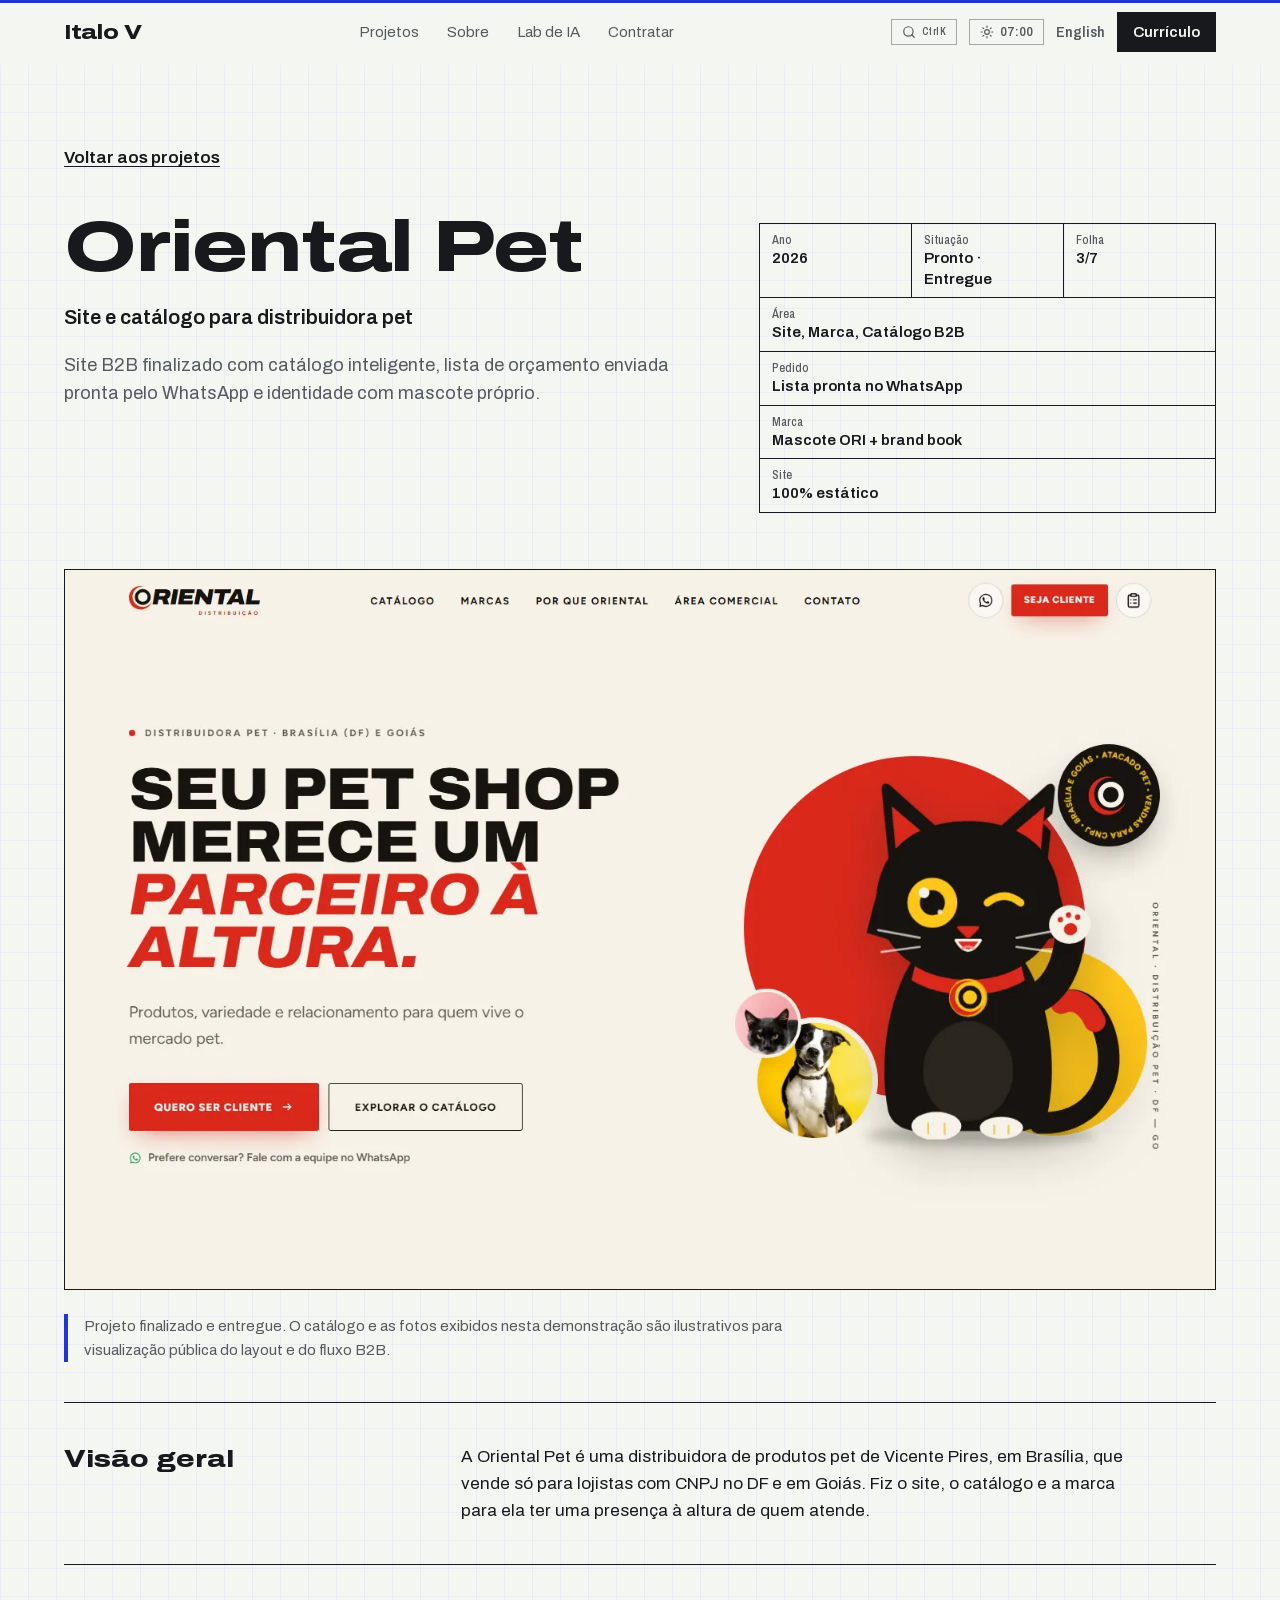
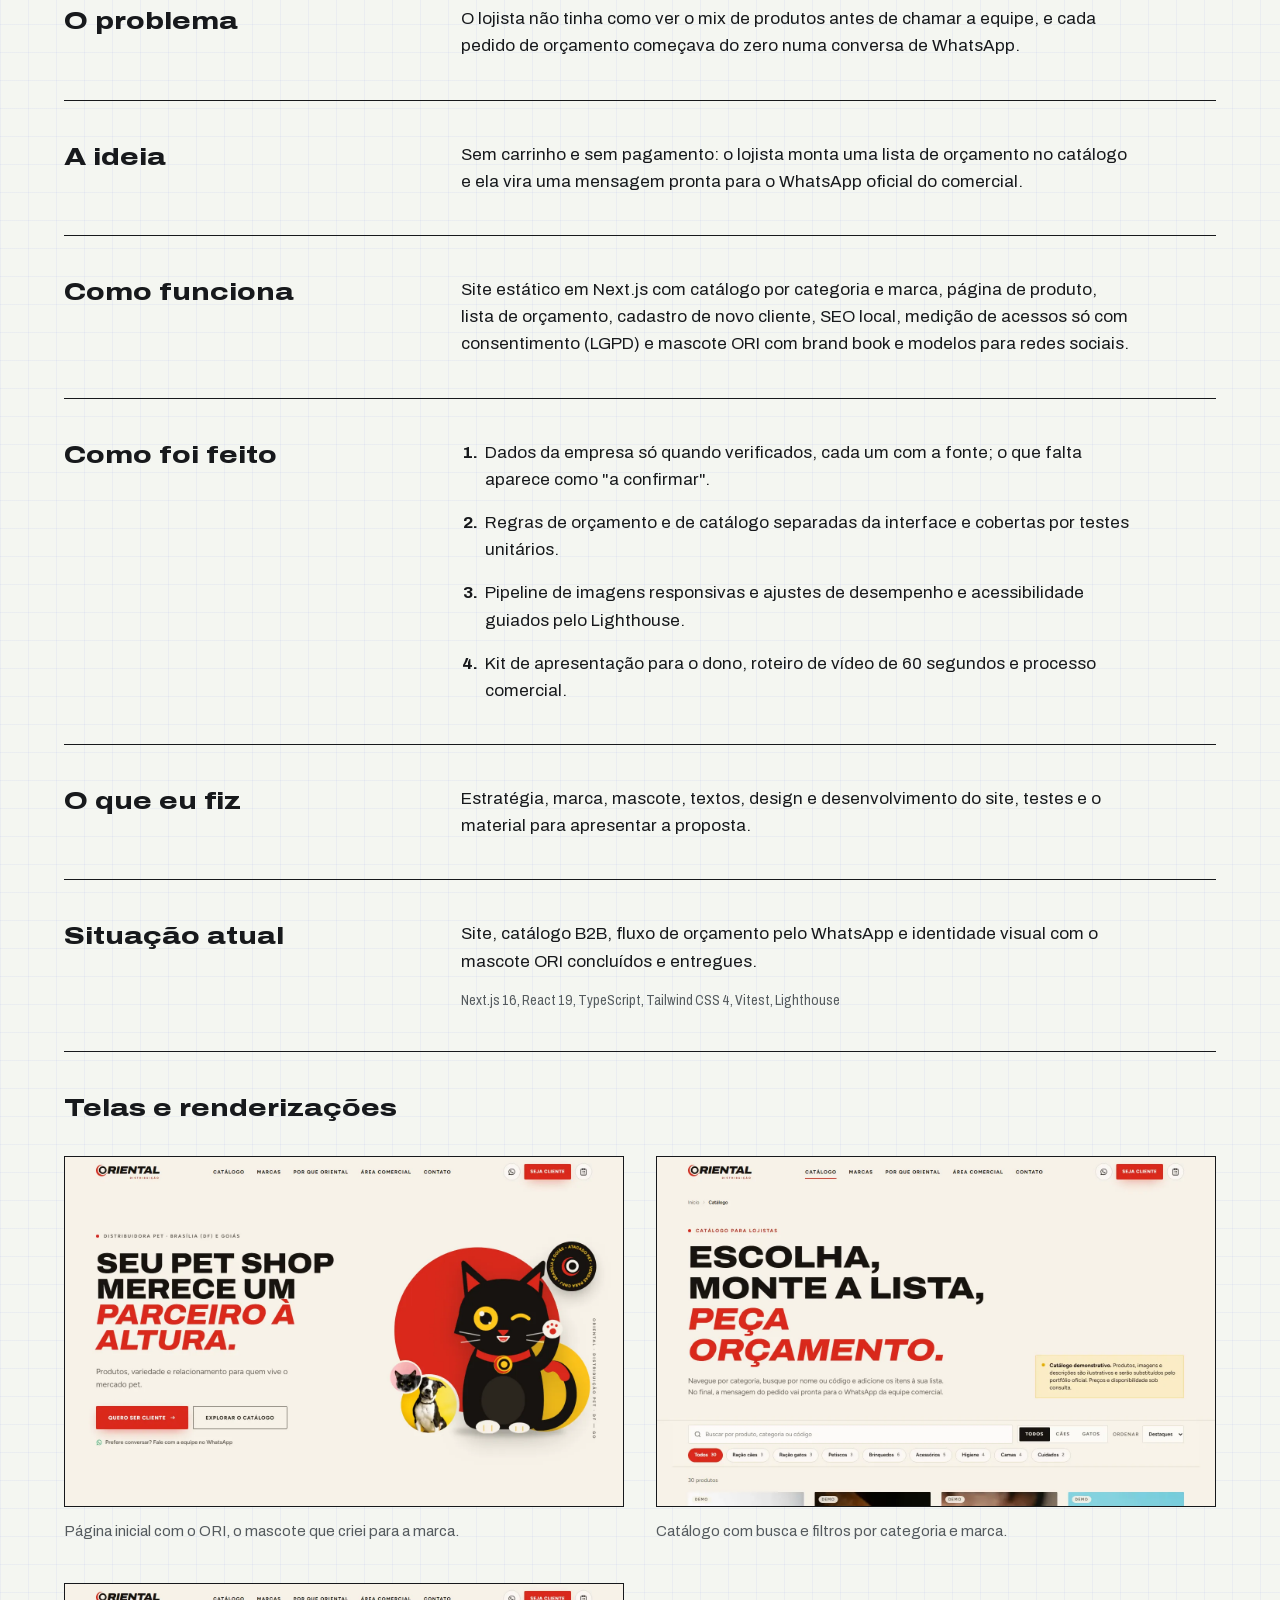
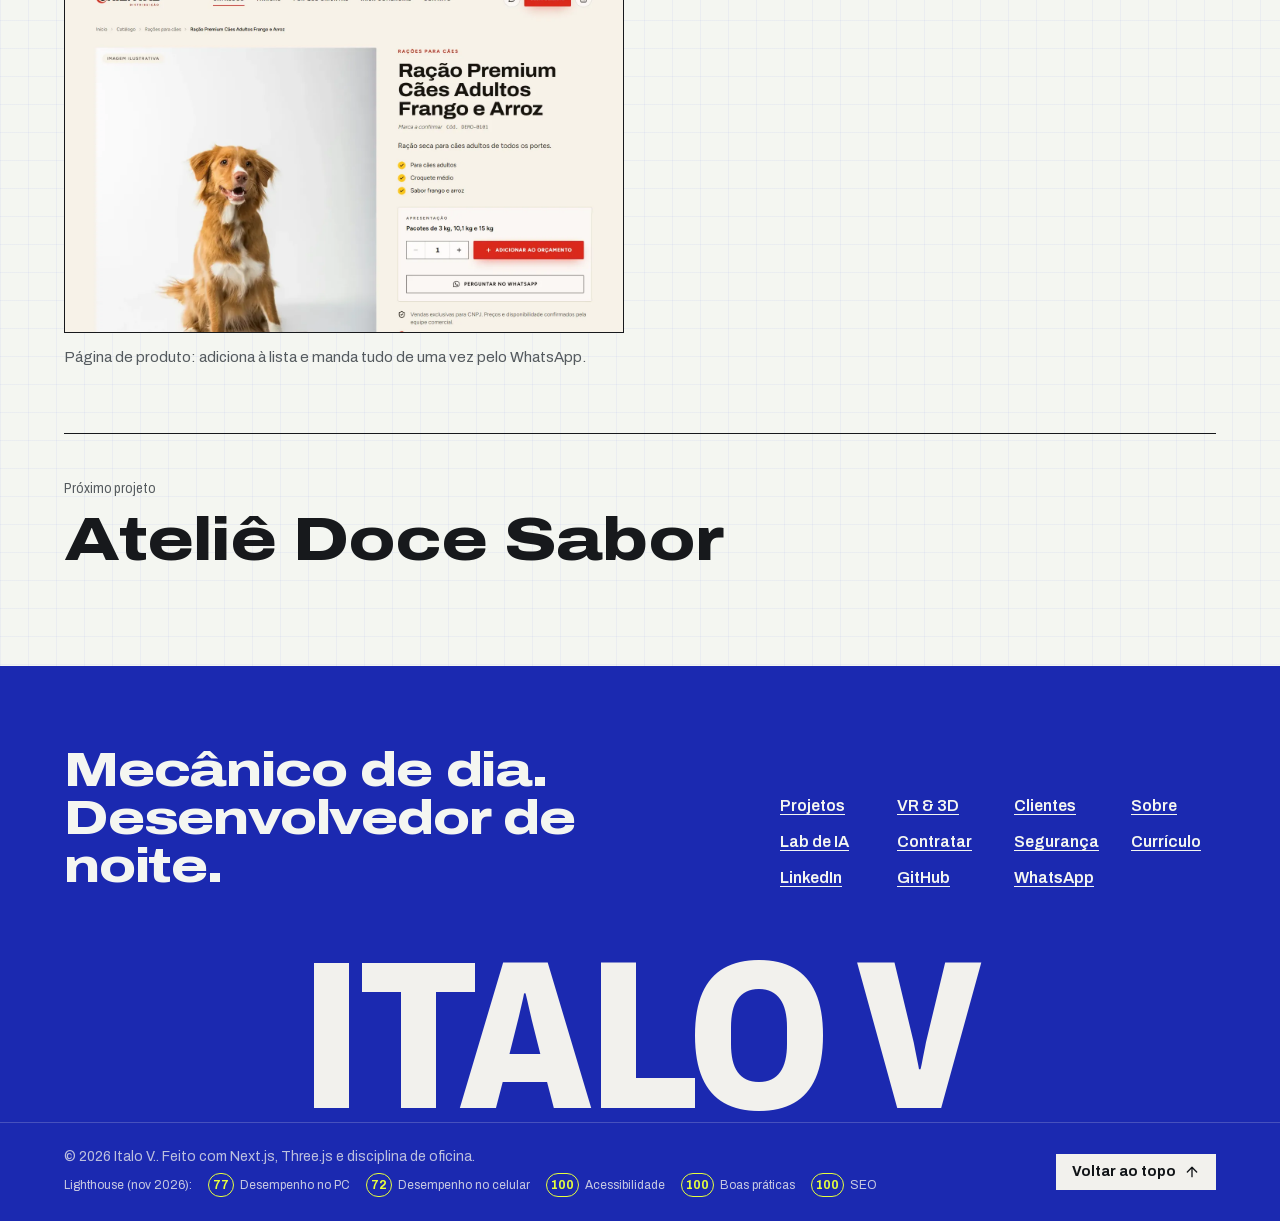
<file: projetos/oriental-pet.html>
<!DOCTYPE html><!--oIflm9q1ODE6Qtr5ibxKP--><html lang="pt-BR" class="__variable_7347c0 __variable_fb3397"><head><meta charSet="utf-8"/><meta name="viewport" content="width=device-width, initial-scale=1"/><link rel="preload" as="image" href="/projects/oriental-pet/home.webp"/><link rel="stylesheet" href="/_next/static/css/cec188c8a8479356.css" data-precedence="next"/><link rel="preload" as="script" fetchPriority="low" href="/_next/static/chunks/webpack-d3392acc0af8d1eb.js"/><script src="/_next/static/chunks/4bd1b696-c023c6e3521b1417.js" async=""></script><script src="/_next/static/chunks/255-15b9cc804e0d9c7d.js" async=""></script><script src="/_next/static/chunks/main-app-3931642fb47dfe8b.js" async=""></script><script src="/_next/static/chunks/619-ba102abea3e3d0e4.js" async=""></script><script src="/_next/static/chunks/527-5dd6312011631799.js" async=""></script><script src="/_next/static/chunks/287-1598d935783bdbd7.js" async=""></script><script src="/_next/static/chunks/app/layout-8080b5ef7c0068ca.js" async=""></script><script src="/_next/static/chunks/app/not-found-514bf6e9be1bebe1.js" async=""></script><script src="/_next/static/chunks/101-08d4c51ef3b82877.js" async=""></script><script src="/_next/static/chunks/app/projetos/%5Bslug%5D/page-a8ca7499028ae2cf.js" async=""></script><meta http-equiv="Content-Security-Policy" content="default-src &#x27;self&#x27;; script-src &#x27;self&#x27; &#x27;unsafe-inline&#x27; &#x27;wasm-unsafe-eval&#x27;; style-src &#x27;self&#x27; &#x27;unsafe-inline&#x27;; img-src &#x27;self&#x27; data: blob:; font-src &#x27;self&#x27; data:; media-src &#x27;self&#x27; blob:; connect-src &#x27;self&#x27; blob: data:; worker-src &#x27;self&#x27; blob:; object-src &#x27;none&#x27;; base-uri &#x27;self&#x27;; form-action &#x27;none&#x27;; upgrade-insecure-requests"/><meta name="theme-color" content="#F4F6F1"/><title>Oriental Pet — Site e catálogo para distribuidora pet | Italo V</title><meta name="description" content="Site B2B finalizado com catálogo inteligente, lista de orçamento enviada pronta pelo WhatsApp e identidade com mascote próprio."/><meta name="author" content="Italo V."/><meta name="keywords" content="Italo V,IV LABS,Mecânica Industrial,SENAI,Fábricas Industriais,Realidade Virtual,Three.js,Inteligência Artificial,Visão Computacional,Mecânica Lab,VisionSafe AI,Maintenance Intelligence 360"/><meta name="referrer" content="strict-origin-when-cross-origin"/><meta name="creator" content="Italo V."/><meta name="robots" content="index, follow"/><link rel="canonical" href="https://italovienna-sketch.github.io/projetos/oriental-pet"/><meta name="format-detection" content="telephone=no, address=no, email=no"/><meta property="og:title" content="Oriental Pet — Site e catálogo para distribuidora pet | Italo V"/><meta property="og:description" content="Site B2B finalizado com catálogo inteligente, lista de orçamento enviada pronta pelo WhatsApp e identidade com mascote próprio."/><meta property="og:url" content="https://italovienna-sketch.github.io/projetos/oriental-pet"/><meta property="og:image" content="https://italovienna-sketch.github.io/og/oriental-pet.jpg"/><meta property="og:image:width" content="1200"/><meta property="og:image:height" content="630"/><meta property="og:image:alt" content="Oriental Pet — Site e catálogo para distribuidora pet"/><meta property="og:type" content="article"/><meta name="twitter:card" content="summary_large_image"/><meta name="twitter:title" content="Oriental Pet — Site e catálogo para distribuidora pet | Italo V"/><meta name="twitter:description" content="Site B2B finalizado com catálogo inteligente, lista de orçamento enviada pronta pelo WhatsApp e identidade com mascote próprio."/><meta name="twitter:image" content="https://italovienna-sketch.github.io/og/oriental-pet.jpg"/><link rel="icon" href="/icon-32.png" type="image/png" sizes="32x32"/><script src="/_next/static/chunks/polyfills-42372ed130431b0a.js" noModule=""></script></head><body id="top" class="min-h-screen flex flex-col bg-paper text-ink antialiased"><div hidden=""><!--$--><!--/$--></div><script type="application/ld+json">{"@context":"https://schema.org","@type":"Person","name":"Italo V.","jobTitle":"Jovem Aprendiz em Mecânica Industrial & Desenvolvedor de Projetos Independentes (IV LABS)","award":"1º lugar no Grand Prix SENAI","address":{"@type":"PostalAddress","addressCountry":"BR"},"sameAs":["https://www.linkedin.com/in/italo-viana-29924b376","https://github.com/italovienna-sketch"]}</script><a href="#main-content" class="sr-only focus:not-sr-only focus:fixed focus:top-4 focus:left-4 focus:z-[100] focus:px-4 focus:py-2 focus:bg-safety focus:text-ink focus:font-semibold">Pular para o conteúdo principal</a><div class="scroll-gauge" aria-hidden="true"></div><header class="fixed top-0 inset-x-0 z-50 no-print bg-paper/95 backdrop-blur-sm transition-[border-color] duration-200 border-b border-transparent"><div class="max-w-page mx-auto px-5 sm:px-8 h-16 flex items-center justify-between gap-6"><a class="display text-lg sm:text-xl whitespace-nowrap" href="/">Italo V</a><nav aria-label="Navegação principal" class="hidden lg:flex items-center gap-5 xl:gap-7 text-[15px]"><a class="text-graphite hover:text-ink transition-colors" href="/#iv-labs">Projetos</a><a class="text-graphite hover:text-ink transition-colors" href="/#sobre">Sobre</a><a class="text-graphite hover:text-ink transition-colors" href="/#ia">Lab de IA</a><a class="text-graphite hover:text-ink transition-colors" href="/#contratar">Contratar</a></nav><div class="hidden lg:flex items-center gap-3 text-[15px]"><button type="button" title="Busca e comandos rápidos (Ctrl+K)" aria-label="Abrir paleta de comandos (Ctrl+K)" class="inline-flex items-center gap-1.5 px-2.5 py-1 border border-ink/35 text-xs font-semibold text-graphite hover:border-ink hover:text-ink transition-colors"><svg xmlns="http://www.w3.org/2000/svg" width="24" height="24" viewBox="0 0 24 24" fill="none" stroke="currentColor" stroke-width="2" stroke-linecap="round" stroke-linejoin="round" class="lucide lucide-search w-3.5 h-3.5" aria-hidden="true"><circle cx="11" cy="11" r="8"></circle><path d="m21 21-4.3-4.3"></path></svg><kbd class="font-mono-tech text-[10px]">Ctrl K</kbd></button><span class="shift-clock inline-flex items-center gap-1.5 px-2.5 py-1 border border-ink/35 text-xs font-semibold text-graphite tabular-nums" title="Turno: 07:00, fábrica" role="img" aria-label="Turno: 07:00, fábrica"><svg xmlns="http://www.w3.org/2000/svg" width="24" height="24" viewBox="0 0 24 24" fill="none" stroke="currentColor" stroke-width="2" stroke-linecap="round" stroke-linejoin="round" class="lucide lucide-sun w-3.5 h-3.5" aria-hidden="true"><circle cx="12" cy="12" r="4"></circle><path d="M12 2v2"></path><path d="M12 20v2"></path><path d="m4.93 4.93 1.41 1.41"></path><path d="m17.66 17.66 1.41 1.41"></path><path d="M2 12h2"></path><path d="M20 12h2"></path><path d="m6.34 17.66-1.41 1.41"></path><path d="m19.07 4.93-1.41 1.41"></path></svg><span aria-hidden="true">07<!-- -->:<!-- -->00</span></span><button type="button" aria-label="English: mudar idioma para Inglês" class="font-narrow font-semibold text-graphite hover:text-ink">English</button><a class="px-4 py-2 bg-ink text-paper font-semibold hover:bg-safety hover:text-ink transition-colors" href="/curriculo">Currículo</a></div><div class="flex lg:hidden items-center gap-3"><button type="button" aria-label="Busca rápida" class="p-1.5 border border-ink/35 text-graphite"><svg xmlns="http://www.w3.org/2000/svg" width="24" height="24" viewBox="0 0 24 24" fill="none" stroke="currentColor" stroke-width="2" stroke-linecap="round" stroke-linejoin="round" class="lucide lucide-search w-4 h-4"><circle cx="11" cy="11" r="8"></circle><path d="m21 21-4.3-4.3"></path></svg></button><button type="button" aria-label="EN: mudar idioma para Inglês" class="font-narrow font-semibold text-sm text-graphite">EN</button><button type="button" aria-expanded="false" aria-label="Abrir menu" class="p-2 -mr-2"><svg xmlns="http://www.w3.org/2000/svg" width="24" height="24" viewBox="0 0 24 24" fill="none" stroke="currentColor" stroke-width="2" stroke-linecap="round" stroke-linejoin="round" class="lucide lucide-menu w-6 h-6"><line x1="4" x2="20" y1="12" y2="12"></line><line x1="4" x2="20" y1="6" y2="6"></line><line x1="4" x2="20" y1="18" y2="18"></line></svg></button></div></div></header><main id="main-content" class="flex-1"><article class="pt-28 pb-24 sm:pt-36"><div class="max-w-page mx-auto px-5 sm:px-8"><a class="link font-semibold" href="/#iv-labs">Voltar aos projetos</a><header class="grid grid-cols-1 lg:grid-cols-12 gap-8 lg:gap-10 mt-10 mb-14"><div class="lg:col-span-7 space-y-5"><h1 class="display text-5xl sm:text-7xl">Oriental Pet</h1><p class="text-xl font-semibold">Site e catálogo para distribuidora pet</p><p class="text-lg text-graphite max-w-[38rem]">Site B2B finalizado com catálogo inteligente, lista de orçamento enviada pronta pelo WhatsApp e identidade com mascote próprio.</p><div class="flex flex-wrap gap-x-6 gap-y-2 font-semibold pt-2"></div></div><div class="lg:col-span-5 lg:pt-3"><dl class="grid grid-cols-3 border-l border-t border-ink text-[15px]"><div class="border-r border-b border-ink px-3 py-2 "><dt class="font-narrow text-xs font-medium text-graphite">Ano</dt><dd class="font-semibold leading-snug">2026</dd></div><div class="border-r border-b border-ink px-3 py-2 "><dt class="font-narrow text-xs font-medium text-graphite">Situação</dt><dd class="font-semibold leading-snug">Pronto · Entregue</dd></div><div class="border-r border-b border-ink px-3 py-2 "><dt class="font-narrow text-xs font-medium text-graphite">Folha</dt><dd class="font-semibold leading-snug">3/7</dd></div><div class="border-r border-b border-ink px-3 py-2 col-span-3"><dt class="font-narrow text-xs font-medium text-graphite">Área</dt><dd class="font-semibold leading-snug">Site, Marca, Catálogo B2B</dd></div><div class="border-r border-b border-ink px-3 py-2 col-span-3"><dt class="font-narrow text-xs font-medium text-graphite">Pedido</dt><dd class="font-semibold leading-snug">Lista pronta no WhatsApp</dd></div><div class="border-r border-b border-ink px-3 py-2 col-span-3"><dt class="font-narrow text-xs font-medium text-graphite">Marca</dt><dd class="font-semibold leading-snug">Mascote ORI + brand book</dd></div><div class="border-r border-b border-ink px-3 py-2 col-span-3"><dt class="font-narrow text-xs font-medium text-graphite">Site</dt><dd class="font-semibold leading-snug">100% estático</dd></div></dl></div></header><div class="border border-ink bg-paper-2"><img src="/projects/oriental-pet/home.webp" alt="Oriental Pet — Site e catálogo para distribuidora pet" class="w-full h-auto"/></div><p class="mt-6 mb-10 max-w-[48rem] text-[15px] text-graphite border-l-4 border-safety pl-4">Projeto finalizado e entregue. O catálogo e as fotos exibidos nesta demonstração são ilustrativos para visualização pública do layout e do fluxo B2B.</p><section class="grid grid-cols-1 md:grid-cols-12 gap-3 md:gap-10 py-10 border-t border-ink"><h2 class="md:col-span-4 font-wide font-extrabold text-xl sm:text-2xl leading-tight">Visão geral</h2><div class="md:col-span-8 max-w-[42rem] text-[17px]"><p>A Oriental Pet é uma distribuidora de produtos pet de Vicente Pires, em Brasília, que vende só para lojistas com CNPJ no DF e em Goiás. Fiz o site, o catálogo e a marca para ela ter uma presença à altura de quem atende.</p></div></section><section class="grid grid-cols-1 md:grid-cols-12 gap-3 md:gap-10 py-10 border-t border-ink"><h2 class="md:col-span-4 font-wide font-extrabold text-xl sm:text-2xl leading-tight">O problema</h2><div class="md:col-span-8 max-w-[42rem] text-[17px]"><p>O lojista não tinha como ver o mix de produtos antes de chamar a equipe, e cada pedido de orçamento começava do zero numa conversa de WhatsApp.</p></div></section><section class="grid grid-cols-1 md:grid-cols-12 gap-3 md:gap-10 py-10 border-t border-ink"><h2 class="md:col-span-4 font-wide font-extrabold text-xl sm:text-2xl leading-tight">A ideia</h2><div class="md:col-span-8 max-w-[42rem] text-[17px]"><p>Sem carrinho e sem pagamento: o lojista monta uma lista de orçamento no catálogo e ela vira uma mensagem pronta para o WhatsApp oficial do comercial.</p></div></section><section class="grid grid-cols-1 md:grid-cols-12 gap-3 md:gap-10 py-10 border-t border-ink"><h2 class="md:col-span-4 font-wide font-extrabold text-xl sm:text-2xl leading-tight">Como funciona</h2><div class="md:col-span-8 max-w-[42rem] text-[17px]"><p>Site estático em Next.js com catálogo por categoria e marca, página de produto, lista de orçamento, cadastro de novo cliente, SEO local, medição de acessos só com consentimento (LGPD) e mascote ORI com brand book e modelos para redes sociais.</p></div></section><section class="grid grid-cols-1 md:grid-cols-12 gap-3 md:gap-10 py-10 border-t border-ink"><h2 class="md:col-span-4 font-wide font-extrabold text-xl sm:text-2xl leading-tight">Como foi feito</h2><div class="md:col-span-8 max-w-[42rem] text-[17px]"><ol class="space-y-4 list-decimal pl-5 marker:font-bold"><li class="pl-1">Dados da empresa só quando verificados, cada um com a fonte; o que falta aparece como &quot;a confirmar&quot;.</li><li class="pl-1">Regras de orçamento e de catálogo separadas da interface e cobertas por testes unitários.</li><li class="pl-1">Pipeline de imagens responsivas e ajustes de desempenho e acessibilidade guiados pelo Lighthouse.</li><li class="pl-1">Kit de apresentação para o dono, roteiro de vídeo de 60 segundos e processo comercial.</li></ol></div></section><section class="grid grid-cols-1 md:grid-cols-12 gap-3 md:gap-10 py-10 border-t border-ink"><h2 class="md:col-span-4 font-wide font-extrabold text-xl sm:text-2xl leading-tight">O que eu fiz</h2><div class="md:col-span-8 max-w-[42rem] text-[17px]"><p>Estratégia, marca, mascote, textos, design e desenvolvimento do site, testes e o material para apresentar a proposta.</p></div></section><section class="grid grid-cols-1 md:grid-cols-12 gap-3 md:gap-10 py-10 border-t border-ink"><h2 class="md:col-span-4 font-wide font-extrabold text-xl sm:text-2xl leading-tight">Situação atual</h2><div class="md:col-span-8 max-w-[42rem] text-[17px]"><p>Site, catálogo B2B, fluxo de orçamento pelo WhatsApp e identidade visual com o mascote ORI concluídos e entregues.</p><p class="mt-4 font-narrow text-sm text-graphite">Next.js 16, React 19, TypeScript, Tailwind CSS 4, Vitest, Lighthouse</p></div></section><section class="py-10 border-t border-ink"><h2 class="font-wide font-extrabold text-xl sm:text-2xl mb-8">Telas e renderizações</h2><div class="grid grid-cols-1 md:grid-cols-2 gap-x-8 gap-y-10"><figure><button type="button" aria-label="Ampliar: Página inicial com o ORI, o mascote que criei para a marca." class="block w-full border border-ink bg-paper-2 cursor-zoom-in"><img src="/projects/oriental-pet/home.webp" alt="Página inicial da Oriental Pet com o mascote gato ORI" loading="lazy" decoding="async" class="w-full h-auto"/></button><figcaption class="mt-3 text-[15px] text-graphite">Página inicial com o ORI, o mascote que criei para a marca.</figcaption></figure><figure><button type="button" aria-label="Ampliar: Catálogo com busca e filtros por categoria e marca." class="block w-full border border-ink bg-paper-2 cursor-zoom-in"><img src="/projects/oriental-pet/catalogo.webp" alt="Catálogo de produtos da Oriental Pet com filtros" loading="lazy" decoding="async" class="w-full h-auto"/></button><figcaption class="mt-3 text-[15px] text-graphite">Catálogo com busca e filtros por categoria e marca.</figcaption></figure><figure><button type="button" aria-label="Ampliar: Página de produto: adiciona à lista e manda tudo de uma vez pelo WhatsApp." class="block w-full border border-ink bg-paper-2 cursor-zoom-in"><img src="/projects/oriental-pet/produto.webp" alt="Página de produto com botão para adicionar à lista de orçamento" loading="lazy" decoding="async" class="w-full h-auto"/></button><figcaption class="mt-3 text-[15px] text-graphite">Página de produto: adiciona à lista e manda tudo de uma vez pelo WhatsApp.</figcaption></figure></div></section><a class="group block border-t border-ink pt-10 mt-6" href="/projetos/atelie-doce-sabor"><span class="font-narrow text-sm text-graphite">Próximo projeto</span><span class="block display text-4xl sm:text-6xl mt-2 group-hover:text-machine transition-colors">Ateliê Doce Sabor</span></a></div></article><!--$--><!--/$--></main><footer class="bg-[#1B29B0] text-[#F4F6F1] no-print overflow-hidden"><div class="max-w-page mx-auto px-5 sm:px-8 pt-16 sm:pt-20"><div class="flex flex-col lg:flex-row lg:items-end justify-between gap-10"><div class="space-y-3"><p class="font-play font-extrabold text-3xl sm:text-5xl leading-[0.98] max-w-[16ch]">Mecânico de dia. Desenvolvedor de noite.</p></div><nav aria-label="Rodapé" class="grid grid-cols-2 sm:grid-cols-4 gap-x-8 gap-y-3 font-semibold text-sm sm:text-base"><a class="link decoration-[#F2F1ED]/40 hover:decoration-[#E6FF3D] hover:text-[#E6FF3D] transition-colors" href="/#iv-labs">Projetos</a><a class="link decoration-[#F2F1ED]/40 hover:decoration-[#E6FF3D] hover:text-[#E6FF3D] transition-colors" href="/#vr-3d">VR &amp; 3D</a><a class="link decoration-[#F2F1ED]/40 hover:decoration-[#E6FF3D] hover:text-[#E6FF3D] transition-colors" href="/#criativo">Clientes</a><a class="link decoration-[#F2F1ED]/40 hover:decoration-[#E6FF3D] hover:text-[#E6FF3D] transition-colors" href="/#sobre">Sobre</a><a class="link decoration-[#F2F1ED]/40 hover:decoration-[#E6FF3D] hover:text-[#E6FF3D] transition-colors" href="/#ia">Lab de IA</a><a class="link decoration-[#F2F1ED]/40 hover:decoration-[#E6FF3D] hover:text-[#E6FF3D] transition-colors" href="/#contratar">Contratar</a><a class="link decoration-[#F2F1ED]/40 hover:decoration-[#E6FF3D] hover:text-[#E6FF3D] transition-colors" href="/seguranca">Segurança</a><a class="link decoration-[#F2F1ED]/40 hover:decoration-[#E6FF3D] hover:text-[#E6FF3D] transition-colors" href="/curriculo">Currículo</a><a href="https://www.linkedin.com/in/italo-viana-29924b376" target="_blank" rel="noopener noreferrer" class="link decoration-[#F2F1ED]/40 hover:decoration-[#E6FF3D] hover:text-[#E6FF3D] transition-colors">LinkedIn</a><a href="https://github.com/italovienna-sketch" target="_blank" rel="noopener noreferrer" class="link decoration-[#F2F1ED]/40 hover:decoration-[#E6FF3D] hover:text-[#E6FF3D] transition-colors">GitHub</a><a href="/#contato" target="_blank" rel="noopener noreferrer" class="link decoration-[#F2F1ED]/40 hover:decoration-[#E6FF3D] hover:text-[#E6FF3D] transition-colors">WhatsApp</a></nav></div></div><p aria-hidden="true" class="footer-name font-extrabold uppercase whitespace-nowrap text-center leading-[0.8] text-[16.5vw] mt-12 sm:mt-16 select-none text-[#F2F1ED] cursor-default">Italo V</p><div class="border-t border-[#F2F1ED]/20"><div class="max-w-page mx-auto px-5 sm:px-8 py-6 flex flex-col sm:flex-row sm:items-center justify-between gap-4 text-sm text-[#F2F1ED]/75"><div class="space-y-1.5"><p>© <!-- -->2026<!-- --> <!-- -->Italo V.<!-- -->.<!-- --> <!-- -->Feito com Next.js, Three.js e disciplina de oficina.</p><p class="flex flex-wrap items-center gap-x-4 gap-y-1 text-xs text-[#F2F1ED]/80"><span>Lighthouse (<!-- -->nov 2026<!-- -->):</span><span class="inline-flex items-center gap-1.5"><span class="inline-grid h-6 min-w-6 place-items-center rounded-full border border-[#E6FF3D] px-1 font-bold text-[#E6FF3D] tabular-nums">77</span>Desempenho no PC</span><span class="inline-flex items-center gap-1.5"><span class="inline-grid h-6 min-w-6 place-items-center rounded-full border border-[#E6FF3D] px-1 font-bold text-[#E6FF3D] tabular-nums">72</span>Desempenho no celular</span><span class="inline-flex items-center gap-1.5"><span class="inline-grid h-6 min-w-6 place-items-center rounded-full border border-[#E6FF3D] px-1 font-bold text-[#E6FF3D] tabular-nums">100</span>Acessibilidade</span><span class="inline-flex items-center gap-1.5"><span class="inline-grid h-6 min-w-6 place-items-center rounded-full border border-[#E6FF3D] px-1 font-bold text-[#E6FF3D] tabular-nums">100</span>Boas práticas</span><span class="inline-flex items-center gap-1.5"><span class="inline-grid h-6 min-w-6 place-items-center rounded-full border border-[#E6FF3D] px-1 font-bold text-[#E6FF3D] tabular-nums">100</span>SEO</span></p></div><div class="tone-dark flex items-center gap-3 self-start sm:self-auto"><a href="#top" class="inline-flex items-center gap-2 px-4 py-2 bg-[#F2F1ED] text-[#111417] font-bold hover:bg-[#E6FF3D] transition-colors">Voltar ao topo<svg xmlns="http://www.w3.org/2000/svg" width="24" height="24" viewBox="0 0 24 24" fill="none" stroke="currentColor" stroke-width="2" stroke-linecap="round" stroke-linejoin="round" class="lucide lucide-arrow-up w-4 h-4" aria-hidden="true"><path d="m5 12 7-7 7 7"></path><path d="M12 19V5"></path></svg></a></div></div></div></footer><script src="/_next/static/chunks/webpack-d3392acc0af8d1eb.js" id="_R_" async=""></script><script>(self.__next_f=self.__next_f||[]).push([0])</script><script>self.__next_f.push([1,"1:\"$Sreact.fragment\"\n2:I[4889,[\"619\",\"static/chunks/619-ba102abea3e3d0e4.js\",\"527\",\"static/chunks/527-5dd6312011631799.js\",\"287\",\"static/chunks/287-1598d935783bdbd7.js\",\"177\",\"static/chunks/app/layout-8080b5ef7c0068ca.js\"],\"LanguageProvider\"]\n3:I[4338,[\"619\",\"static/chunks/619-ba102abea3e3d0e4.js\",\"527\",\"static/chunks/527-5dd6312011631799.js\",\"287\",\"static/chunks/287-1598d935783bdbd7.js\",\"177\",\"static/chunks/app/layout-8080b5ef7c0068ca.js\"],\"LightboxProvider\"]\n4:I[9840,[\"619\",\"static/chunks/619-ba102abea3e3d0e4.js\",\"527\",\"static/chunks/527-5dd6312011631799.js\",\"287\",\"static/chunks/287-1598d935783bdbd7.js\",\"177\",\"static/chunks/app/layout-8080b5ef7c0068ca.js\"],\"default\"]\n5:I[9766,[],\"\"]\n6:I[8924,[],\"\"]\n7:I[2619,[\"619\",\"static/chunks/619-ba102abea3e3d0e4.js\",\"345\",\"static/chunks/app/not-found-514bf6e9be1bebe1.js\"],\"\"]\n8:I[2162,[\"619\",\"static/chunks/619-ba102abea3e3d0e4.js\",\"527\",\"static/chunks/527-5dd6312011631799.js\",\"287\",\"static/chunks/287-1598d935783bdbd7.js\",\"177\",\"static/chunks/app/layout-8080b5ef7c0068ca.js\"],\"default\"]\n9:I[4845,[\"619\",\"static/chunks/619-ba102abea3e3d0e4.js\",\"527\",\"static/chunks/527-5dd6312011631799.js\",\"287\",\"static/chunks/287-1598d935783bdbd7.js\",\"177\",\"static/chunks/app/layout-8080b5ef7c0068ca.js\"],\"default\"]\na:I[594,[\"619\",\"static/chunks/619-ba102abea3e3d0e4.js\",\"527\",\"static/chunks/527-5dd6312011631799.js\",\"287\",\"static/chunks/287-1598d935783bdbd7.js\",\"177\",\"static/chunks/app/layout-8080b5ef7c0068ca.js\"],\"default\"]\nb:I[4031,[\"619\",\"static/chunks/619-ba102abea3e3d0e4.js\",\"527\",\"static/chunks/527-5dd6312011631799.js\",\"287\",\"static/chunks/287-1598d935783bdbd7.js\",\"177\",\"static/chunks/app/layout-8080b5ef7c0068ca.js\"],\"default\"]\nc:I[2352,[\"619\",\"static/chunks/619-ba102abea3e3d0e4.js\",\"527\",\"static/chunks/527-5dd6312011631799.js\",\"287\",\"static/chunks/287-1598d935783bdbd7.js\",\"177\",\"static/chunks/app/layout-8080b5ef7c0068ca.js\"],\"default\"]\ne:I[4431,[],\"OutletBoundary\"]\n10:I[5278,[],\"AsyncMetadataOutlet\"]\n12:I[4431,[],\"ViewportBoundary\"]\n14:I[4431,[],\"MetadataBoundary\"]\n15:\"$Sreact.suspense\"\n17:"])</script><script>self.__next_f.push([1,"I[7150,[],\"\"]\n:HL[\"/_next/static/css/cec188c8a8479356.css\",\"style\"]\n"])</script><script>self.__next_f.push([1,"0:{\"P\":null,\"b\":\"oIflm9q1ODE6Qtr5ibxKP\",\"p\":\"\",\"c\":[\"\",\"projetos\",\"oriental-pet\"],\"i\":false,\"f\":[[[\"\",{\"children\":[\"projetos\",{\"children\":[[\"slug\",\"oriental-pet\",\"d\"],{\"children\":[\"__PAGE__\",{}]}]}]},\"$undefined\",\"$undefined\",true],[\"\",[\"$\",\"$1\",\"c\",{\"children\":[[[\"$\",\"link\",\"0\",{\"rel\":\"stylesheet\",\"href\":\"/_next/static/css/cec188c8a8479356.css\",\"precedence\":\"next\",\"crossOrigin\":\"$undefined\",\"nonce\":\"$undefined\"}]],[\"$\",\"html\",null,{\"lang\":\"pt-BR\",\"className\":\"__variable_7347c0 __variable_fb3397\",\"children\":[[\"$\",\"head\",null,{\"children\":[\"$\",\"meta\",null,{\"httpEquiv\":\"Content-Security-Policy\",\"content\":\"default-src 'self'; script-src 'self' 'unsafe-inline' 'wasm-unsafe-eval'; style-src 'self' 'unsafe-inline'; img-src 'self' data: blob:; font-src 'self' data:; media-src 'self' blob:; connect-src 'self' blob: data:; worker-src 'self' blob:; object-src 'none'; base-uri 'self'; form-action 'none'; upgrade-insecure-requests\"}]}],[\"$\",\"body\",null,{\"id\":\"top\",\"className\":\"min-h-screen flex flex-col bg-paper text-ink antialiased\",\"children\":[[\"$\",\"script\",null,{\"type\":\"application/ld+json\",\"dangerouslySetInnerHTML\":{\"__html\":\"{\\\"@context\\\":\\\"https://schema.org\\\",\\\"@type\\\":\\\"Person\\\",\\\"name\\\":\\\"Italo V.\\\",\\\"jobTitle\\\":\\\"Jovem Aprendiz em Mecânica Industrial \u0026 Desenvolvedor de Projetos Independentes (IV LABS)\\\",\\\"award\\\":\\\"1º lugar no Grand Prix SENAI\\\",\\\"address\\\":{\\\"@type\\\":\\\"PostalAddress\\\",\\\"addressCountry\\\":\\\"BR\\\"},\\\"sameAs\\\":[\\\"https://www.linkedin.com/in/italo-viana-29924b376\\\",\\\"https://github.com/italovienna-sketch\\\"]}\"}}],[\"$\",\"$L2\",null,{\"children\":[\"$\",\"$L3\",null,{\"children\":[[\"$\",\"a\",null,{\"href\":\"#main-content\",\"className\":\"sr-only focus:not-sr-only focus:fixed focus:top-4 focus:left-4 focus:z-[100] focus:px-4 focus:py-2 focus:bg-safety focus:text-ink focus:font-semibold\",\"children\":\"Pular para o conteúdo principal\"}],[\"$\",\"div\",null,{\"className\":\"scroll-gauge\",\"aria-hidden\":\"true\"}],[\"$\",\"$L4\",null,{}],[\"$\",\"main\",null,{\"id\":\"main-content\",\"className\":\"flex-1\",\"children\":[\"$\",\"$L5\",null,{\"parallelRouterKey\":\"children\",\"error\":\"$undefined\",\"errorStyles\":\"$undefined\",\"errorScripts\":\"$undefined\",\"template\":[\"$\",\"$L6\",null,{}],\"templateStyles\":\"$undefined\",\"templateScripts\":\"$undefined\",\"notFound\":[[\"$\",\"div\",null,{\"className\":\"min-h-[80vh] flex items-center\",\"children\":[\"$\",\"div\",null,{\"className\":\"max-w-page mx-auto w-full px-5 sm:px-8 pt-28 pb-20 space-y-6\",\"children\":[[\"$\",\"p\",null,{\"className\":\"display text-7xl sm:text-9xl text-machine\",\"children\":\"404\"}],[\"$\",\"h1\",null,{\"className\":\"display text-3xl sm:text-5xl max-w-2xl\",\"children\":\"Essa página não existe.\"}],[\"$\",\"p\",null,{\"className\":\"text-graphite max-w-[32rem]\",\"children\":\"O link pode estar errado ou a página foi removida. Volte para o início e procure por lá.\"}],[\"$\",\"$L7\",null,{\"href\":\"/\",\"className\":\"inline-block px-6 py-3.5 bg-ink text-paper font-semibold hover:bg-machine transition-colors\",\"children\":\"Voltar para o início\"}]]}]}],[]],\"forbidden\":\"$undefined\",\"unauthorized\":\"$undefined\"}]}],[\"$\",\"$L8\",null,{}],[\"$\",\"$L9\",null,{}],[\"$\",\"$La\",null,{}],[\"$\",\"$Lb\",null,{}],[\"$\",\"$Lc\",null,{}]]}]}]]}]]}]]}],{\"children\":[\"projetos\",[\"$\",\"$1\",\"c\",{\"children\":[null,[\"$\",\"$L5\",null,{\"parallelRouterKey\":\"children\",\"error\":\"$undefined\",\"errorStyles\":\"$undefined\",\"errorScripts\":\"$undefined\",\"template\":[\"$\",\"$L6\",null,{}],\"templateStyles\":\"$undefined\",\"templateScripts\":\"$undefined\",\"notFound\":\"$undefined\",\"forbidden\":\"$undefined\",\"unauthorized\":\"$undefined\"}]]}],{\"children\":[[\"slug\",\"oriental-pet\",\"d\"],[\"$\",\"$1\",\"c\",{\"children\":[null,[\"$\",\"$L5\",null,{\"parallelRouterKey\":\"children\",\"error\":\"$undefined\",\"errorStyles\":\"$undefined\",\"errorScripts\":\"$undefined\",\"template\":[\"$\",\"$L6\",null,{}],\"templateStyles\":\"$undefined\",\"templateScripts\":\"$undefined\",\"notFound\":\"$undefined\",\"forbidden\":\"$undefined\",\"unauthorized\":\"$undefined\"}]]}],{\"children\":[\"__PAGE__\",[\"$\",\"$1\",\"c\",{\"children\":[\"$Ld\",null,[\"$\",\"$Le\",null,{\"children\":[\"$Lf\",[\"$\",\"$L10\",null,{\"promise\":\"$@11\"}]]}]]}],{},null,false]},null,false]},null,false]},null,false],[\"$\",\"$1\",\"h\",{\"children\":[null,[[\"$\",\"$L12\",null,{\"children\":\"$L13\"}],null],[\"$\",\"$L14\",null,{\"children\":[\"$\",\"div\",null,{\"hidden\":true,\"children\":[\"$\",\"$15\",null,{\"fallback\":null,\"children\":\"$L16\"}]}]}]]}],false]],\"m\":\"$undefined\",\"G\":[\"$17\",[]],\"s\":false,\"S\":true}\n"])</script><script>self.__next_f.push([1,"18:I[4154,[\"619\",\"static/chunks/619-ba102abea3e3d0e4.js\",\"527\",\"static/chunks/527-5dd6312011631799.js\",\"101\",\"static/chunks/101-08d4c51ef3b82877.js\",\"257\",\"static/chunks/app/projetos/%5Bslug%5D/page-a8ca7499028ae2cf.js\"],\"default\"]\n"])</script><script>self.__next_f.push([1,"d:[\"$\",\"$L18\",null,{\"project\":{\"slug\":\"oriental-pet\",\"kind\":\"site\",\"index\":\"03\",\"code\":\"IV-LAB // 03\",\"maturity\":\"application\",\"statusBadge\":{\"pt\":\"Pronto · Entregue\",\"en\":\"Completed · Delivered\"},\"title\":{\"pt\":\"Oriental Pet — Site e catálogo para distribuidora pet\",\"en\":\"Oriental Pet — Website and catalog for a pet distributor\"},\"subtitle\":{\"pt\":\"Site B2B finalizado com catálogo inteligente, lista de orçamento enviada pronta pelo WhatsApp e identidade com mascote próprio.\",\"en\":\"Completed B2B website with smart catalog, ready-made WhatsApp quote list, and original mascot brand identity.\"},\"category\":{\"pt\":\"Site · Marca · Catálogo B2B\",\"en\":\"Website · Brand · B2B catalog\"},\"year\":\"2026\",\"heroImage\":\"/projects/oriental-pet/home.webp\",\"disclaimer\":{\"pt\":\"Projeto finalizado e entregue. O catálogo e as fotos exibidos nesta demonstração são ilustrativos para visualização pública do layout e do fluxo B2B.\",\"en\":\"Completed and delivered project. The catalog and product photos shown in this showcase are illustrative for public preview of the B2B layout and flow.\"},\"overview\":{\"pt\":\"A Oriental Pet é uma distribuidora de produtos pet de Vicente Pires, em Brasília, que vende só para lojistas com CNPJ no DF e em Goiás. Fiz o site, o catálogo e a marca para ela ter uma presença à altura de quem atende.\",\"en\":\"Oriental Pet is a pet-product distributor in Vicente Pires, Brasília, that sells only to retailers with a CNPJ in the Federal District and Goiás. I built the site, the catalog, and the brand so its presence matches the customers it serves.\"},\"problem\":{\"pt\":\"O lojista não tinha como ver o mix de produtos antes de chamar a equipe, e cada pedido de orçamento começava do zero numa conversa de WhatsApp.\",\"en\":\"Retailers had no way to browse the product mix before contacting the team, and every quote request started from scratch in a WhatsApp chat.\"},\"concept\":{\"pt\":\"Sem carrinho e sem pagamento: o lojista monta uma lista de orçamento no catálogo e ela vira uma mensagem pronta para o WhatsApp oficial do comercial.\",\"en\":\"No cart and no payment: retailers build a quote list in the catalog and it becomes a ready-made message for the sales team's official WhatsApp.\"},\"solution\":{\"pt\":\"Site estático em Next.js com catálogo por categoria e marca, página de produto, lista de orçamento, cadastro de novo cliente, SEO local, medição de acessos só com consentimento (LGPD) e mascote ORI com brand book e modelos para redes sociais.\",\"en\":\"Static Next.js site with a catalog by category and brand, product pages, a quote list, new-customer sign-up, local SEO, consent-only analytics (LGPD), and the ORI mascot with a brand book and social media templates.\"},\"developmentProcess\":{\"pt\":[\"Dados da empresa só quando verificados, cada um com a fonte; o que falta aparece como \\\"a confirmar\\\".\",\"Regras de orçamento e de catálogo separadas da interface e cobertas por testes unitários.\",\"Pipeline de imagens responsivas e ajustes de desempenho e acessibilidade guiados pelo Lighthouse.\",\"Kit de apresentação para o dono, roteiro de vídeo de 60 segundos e processo comercial.\"],\"en\":[\"Company data only when verified, each with its source; anything missing shows as \\\"to be confirmed\\\".\",\"Quote and catalog rules kept apart from the interface and covered by unit tests.\",\"Responsive image pipeline and performance and accessibility fixes guided by Lighthouse.\",\"Presentation kit for the owner, a 60-second video script, and a sales process.\"]},\"myContribution\":{\"pt\":\"Estratégia, marca, mascote, textos, design e desenvolvimento do site, testes e o material para apresentar a proposta.\",\"en\":\"Strategy, brand, mascot, copy, site design and development, tests, and the material to present the proposal.\"},\"currentStatus\":{\"pt\":\"Site, catálogo B2B, fluxo de orçamento pelo WhatsApp e identidade visual com o mascote ORI concluídos e entregues.\",\"en\":\"Website, B2B catalog, WhatsApp quote flow, and ORI mascot visual identity completed and delivered.\"},\"technologies\":[\"Next.js 16\",\"React 19\",\"TypeScript\",\"Tailwind CSS 4\",\"Vitest\",\"Lighthouse\"],\"highlights\":[{\"label\":{\"pt\":\"Pedido\",\"en\":\"Ordering\"},\"value\":\"Lista pronta no WhatsApp\"},{\"label\":{\"pt\":\"Marca\",\"en\":\"Brand\"},\"value\":\"Mascote ORI + brand book\"},{\"label\":{\"pt\":\"Site\",\"en\":\"Site\"},\"value\":\"100% estático\"}],\"gallery\":[{\"src\":\"/projects/oriental-pet/home.webp\",\"alt\":{\"pt\":\"Página inicial da Oriental Pet com o mascote gato ORI\",\"en\":\"Oriental Pet home page with the ORI cat mascot\"},\"caption\":{\"pt\":\"Página inicial com o ORI, o mascote que criei para a marca.\",\"en\":\"Home page with ORI, the mascot I created for the brand.\"}},{\"src\":\"/projects/oriental-pet/catalogo.webp\",\"alt\":{\"pt\":\"Catálogo de produtos da Oriental Pet com filtros\",\"en\":\"Oriental Pet product catalog with filters\"},\"caption\":{\"pt\":\"Catálogo com busca e filtros por categoria e marca.\",\"en\":\"Catalog with search and filters by category and brand.\"}},{\"src\":\"/projects/oriental-pet/produto.webp\",\"alt\":{\"pt\":\"Página de produto com botão para adicionar à lista de orçamento\",\"en\":\"Product page with a button to add to the quote list\"},\"caption\":{\"pt\":\"Página de produto: adiciona à lista e manda tudo de uma vez pelo WhatsApp.\",\"en\":\"Product page: add to the list and send everything at once over WhatsApp.\"}}]}}]\n"])</script><script>self.__next_f.push([1,"13:[[\"$\",\"meta\",\"0\",{\"charSet\":\"utf-8\"}],[\"$\",\"meta\",\"1\",{\"name\":\"viewport\",\"content\":\"width=device-width, initial-scale=1\"}],[\"$\",\"meta\",\"2\",{\"name\":\"theme-color\",\"content\":\"#F4F6F1\"}]]\nf:null\n"])</script><script>self.__next_f.push([1,"19:I[622,[],\"IconMark\"]\n"])</script><script>self.__next_f.push([1,"11:{\"metadata\":[[\"$\",\"title\",\"0\",{\"children\":\"Oriental Pet — Site e catálogo para distribuidora pet | Italo V\"}],[\"$\",\"meta\",\"1\",{\"name\":\"description\",\"content\":\"Site B2B finalizado com catálogo inteligente, lista de orçamento enviada pronta pelo WhatsApp e identidade com mascote próprio.\"}],[\"$\",\"meta\",\"2\",{\"name\":\"author\",\"content\":\"Italo V.\"}],[\"$\",\"meta\",\"3\",{\"name\":\"keywords\",\"content\":\"Italo V,IV LABS,Mecânica Industrial,SENAI,Fábricas Industriais,Realidade Virtual,Three.js,Inteligência Artificial,Visão Computacional,Mecânica Lab,VisionSafe AI,Maintenance Intelligence 360\"}],[\"$\",\"meta\",\"4\",{\"name\":\"referrer\",\"content\":\"strict-origin-when-cross-origin\"}],[\"$\",\"meta\",\"5\",{\"name\":\"creator\",\"content\":\"Italo V.\"}],[\"$\",\"meta\",\"6\",{\"name\":\"robots\",\"content\":\"index, follow\"}],[\"$\",\"link\",\"7\",{\"rel\":\"canonical\",\"href\":\"https://italovienna-sketch.github.io/projetos/oriental-pet\"}],[\"$\",\"meta\",\"8\",{\"name\":\"format-detection\",\"content\":\"telephone=no, address=no, email=no\"}],[\"$\",\"meta\",\"9\",{\"property\":\"og:title\",\"content\":\"Oriental Pet — Site e catálogo para distribuidora pet | Italo V\"}],[\"$\",\"meta\",\"10\",{\"property\":\"og:description\",\"content\":\"Site B2B finalizado com catálogo inteligente, lista de orçamento enviada pronta pelo WhatsApp e identidade com mascote próprio.\"}],[\"$\",\"meta\",\"11\",{\"property\":\"og:url\",\"content\":\"https://italovienna-sketch.github.io/projetos/oriental-pet\"}],[\"$\",\"meta\",\"12\",{\"property\":\"og:image\",\"content\":\"https://italovienna-sketch.github.io/og/oriental-pet.jpg\"}],[\"$\",\"meta\",\"13\",{\"property\":\"og:image:width\",\"content\":\"1200\"}],[\"$\",\"meta\",\"14\",{\"property\":\"og:image:height\",\"content\":\"630\"}],[\"$\",\"meta\",\"15\",{\"property\":\"og:image:alt\",\"content\":\"Oriental Pet — Site e catálogo para distribuidora pet\"}],[\"$\",\"meta\",\"16\",{\"property\":\"og:type\",\"content\":\"article\"}],[\"$\",\"meta\",\"17\",{\"name\":\"twitter:card\",\"content\":\"summary_large_image\"}],[\"$\",\"meta\",\"18\",{\"name\":\"twitter:title\",\"content\":\"Oriental Pet — Site e catálogo para distribuidora pet | Italo V\"}],[\"$\",\"meta\",\"19\",{\"name\":\"twitter:description\",\"content\":\"Site B2B finalizado com catálogo inteligente, lista de orçamento enviada pronta pelo WhatsApp e identidade com mascote próprio.\"}],[\"$\",\"meta\",\"20\",{\"name\":\"twitter:image\",\"content\":\"https://italovienna-sketch.github.io/og/oriental-pet.jpg\"}],[\"$\",\"link\",\"21\",{\"rel\":\"icon\",\"href\":\"/icon-32.png\",\"type\":\"image/png\",\"sizes\":\"32x32\"}],[\"$\",\"$L19\",\"22\",{}]],\"error\":null,\"digest\":\"$undefined\"}\n"])</script><script>self.__next_f.push([1,"16:\"$11:metadata\"\n"])</script></body></html>
</file>
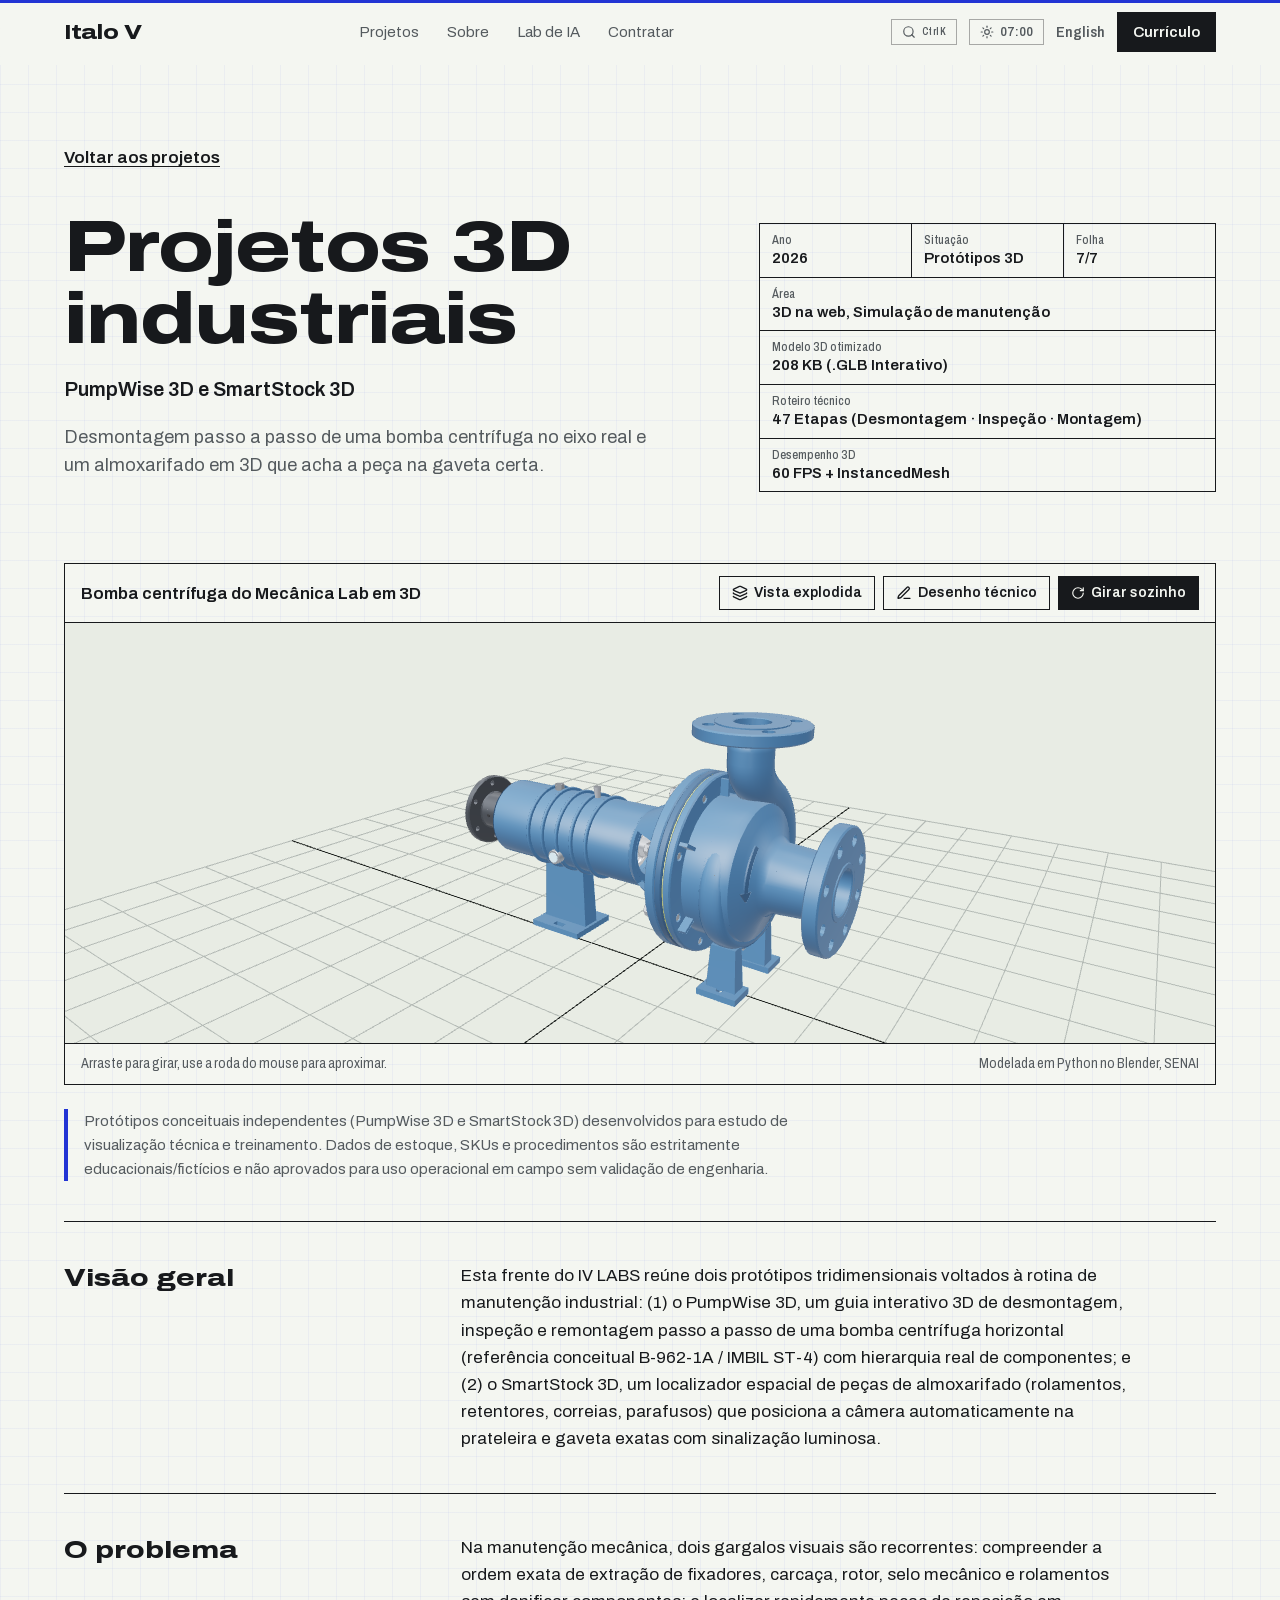
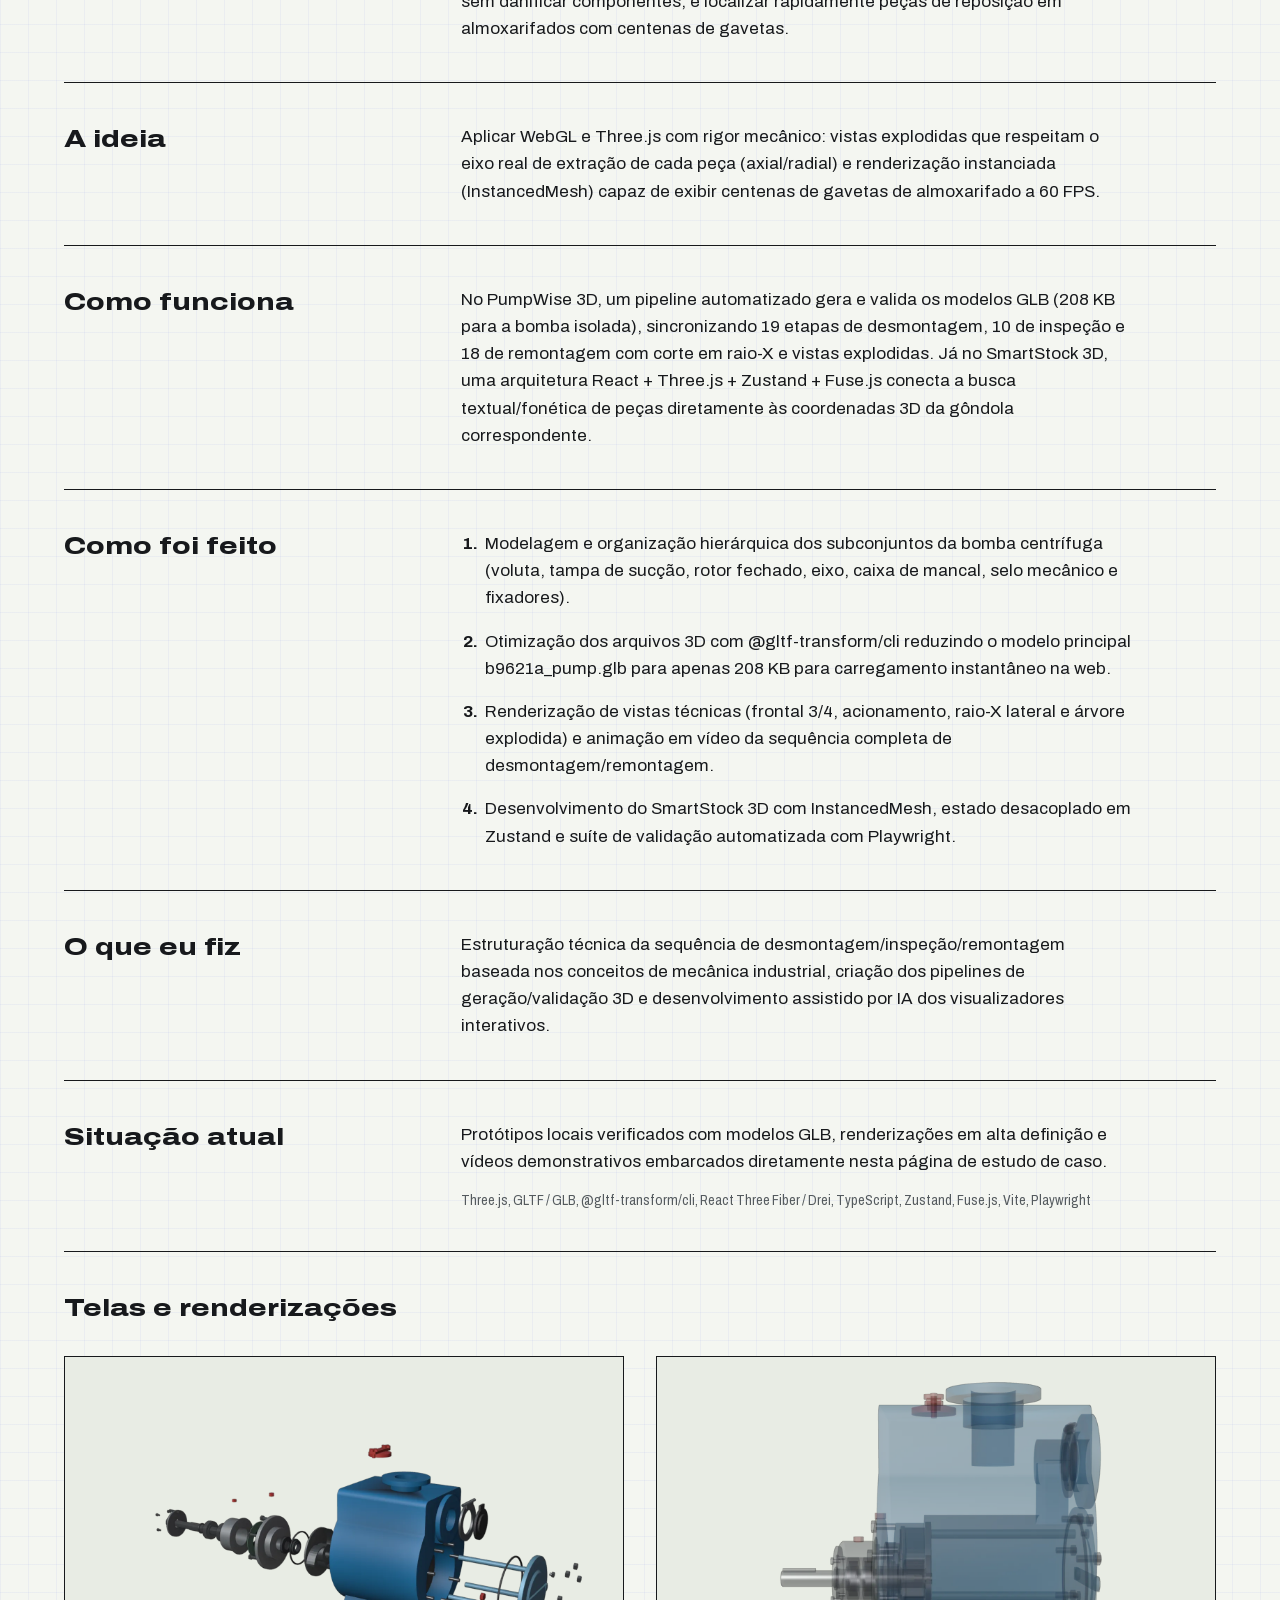
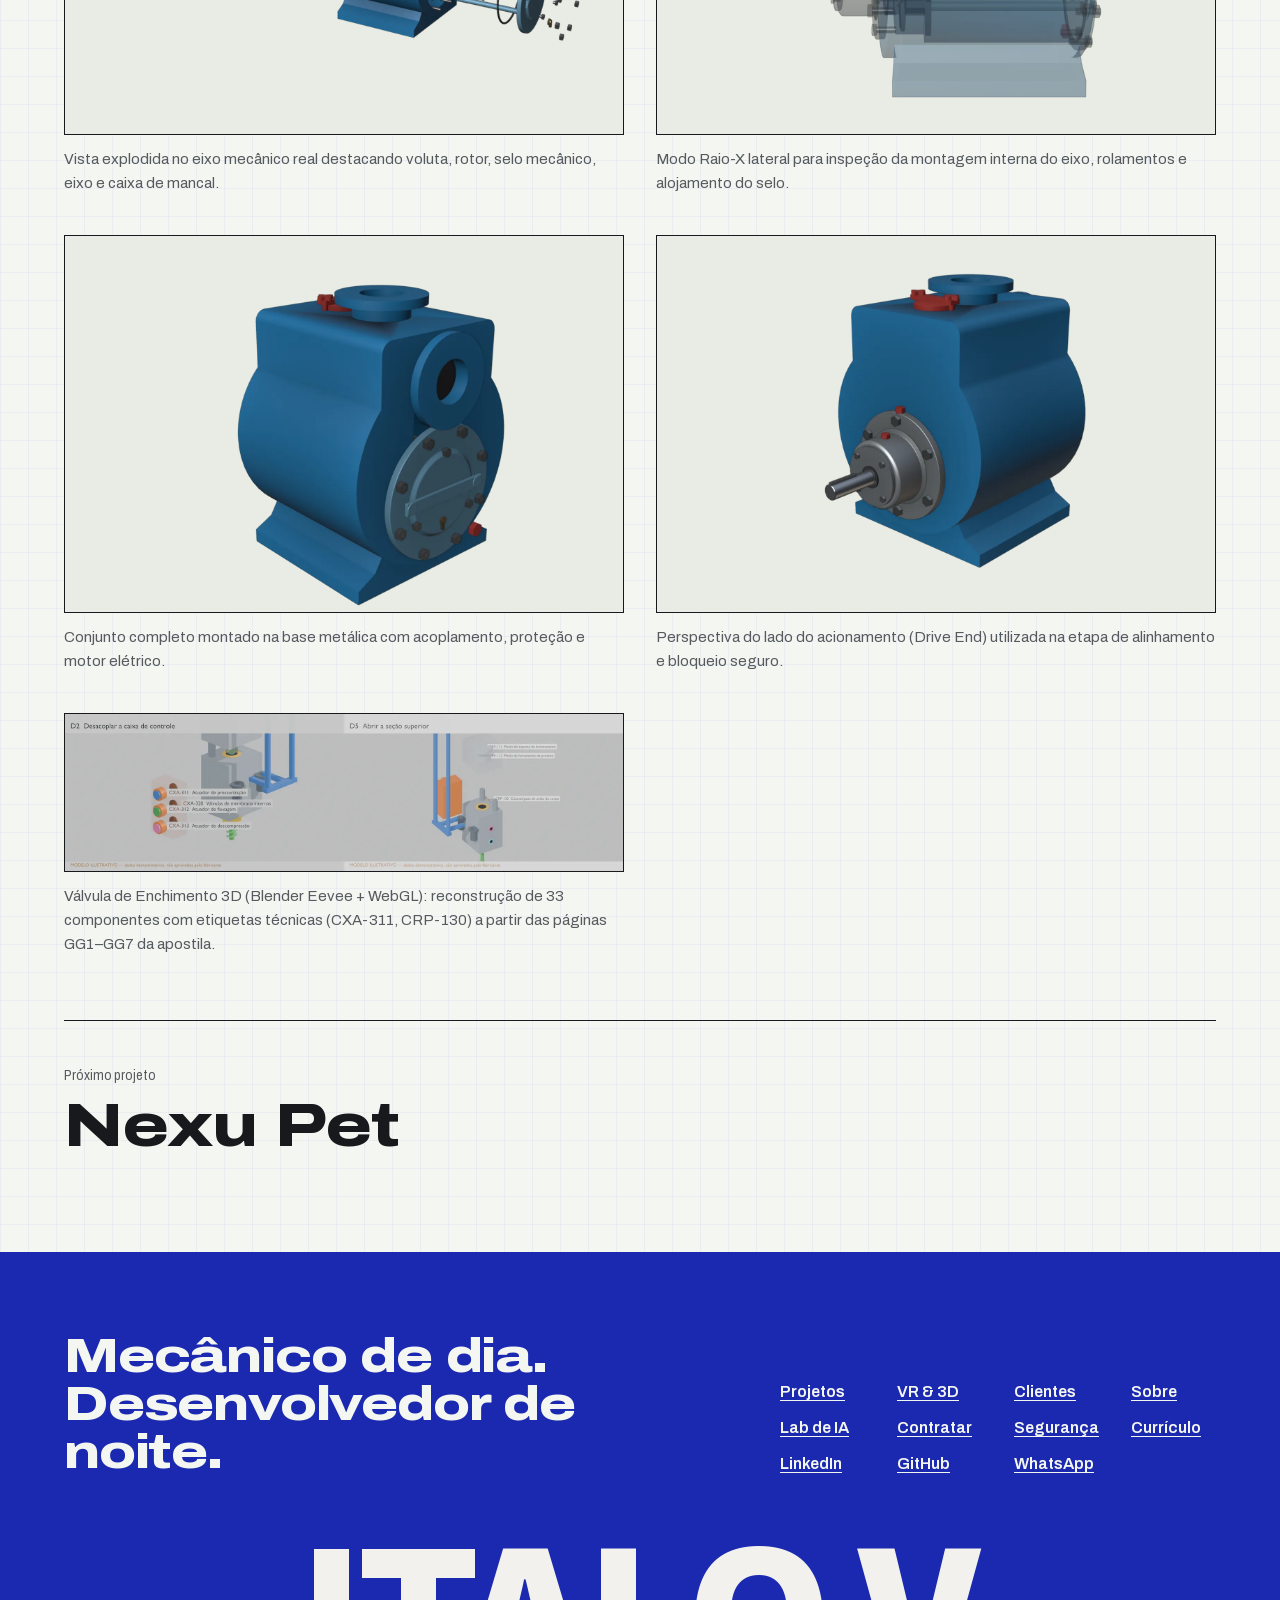
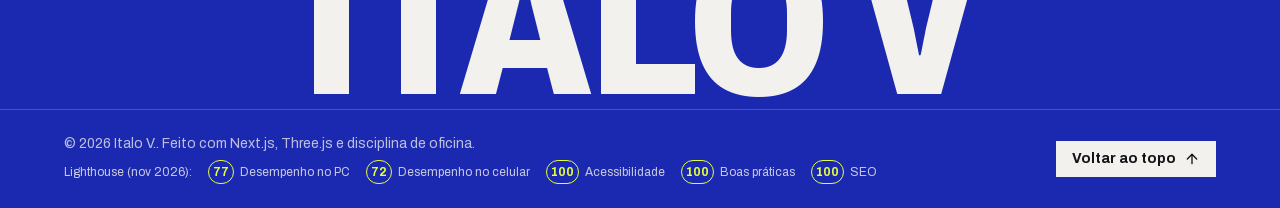
<file: projetos/projetos-3d-industriais.html>
<!DOCTYPE html><!--oIflm9q1ODE6Qtr5ibxKP--><html lang="pt-BR" class="__variable_7347c0 __variable_fb3397"><head><meta charSet="utf-8"/><meta name="viewport" content="width=device-width, initial-scale=1"/><link rel="stylesheet" href="/_next/static/css/cec188c8a8479356.css" data-precedence="next"/><link rel="preload" as="script" fetchPriority="low" href="/_next/static/chunks/webpack-d3392acc0af8d1eb.js"/><script src="/_next/static/chunks/4bd1b696-c023c6e3521b1417.js" async=""></script><script src="/_next/static/chunks/255-15b9cc804e0d9c7d.js" async=""></script><script src="/_next/static/chunks/main-app-3931642fb47dfe8b.js" async=""></script><script src="/_next/static/chunks/619-ba102abea3e3d0e4.js" async=""></script><script src="/_next/static/chunks/527-5dd6312011631799.js" async=""></script><script src="/_next/static/chunks/287-1598d935783bdbd7.js" async=""></script><script src="/_next/static/chunks/app/layout-8080b5ef7c0068ca.js" async=""></script><script src="/_next/static/chunks/app/not-found-514bf6e9be1bebe1.js" async=""></script><script src="/_next/static/chunks/101-08d4c51ef3b82877.js" async=""></script><script src="/_next/static/chunks/app/projetos/%5Bslug%5D/page-a8ca7499028ae2cf.js" async=""></script><meta http-equiv="Content-Security-Policy" content="default-src &#x27;self&#x27;; script-src &#x27;self&#x27; &#x27;unsafe-inline&#x27; &#x27;wasm-unsafe-eval&#x27;; style-src &#x27;self&#x27; &#x27;unsafe-inline&#x27;; img-src &#x27;self&#x27; data: blob:; font-src &#x27;self&#x27; data:; media-src &#x27;self&#x27; blob:; connect-src &#x27;self&#x27; blob: data:; worker-src &#x27;self&#x27; blob:; object-src &#x27;none&#x27;; base-uri &#x27;self&#x27;; form-action &#x27;none&#x27;; upgrade-insecure-requests"/><meta name="theme-color" content="#F4F6F1"/><title>Projetos 3D industriais — PumpWise 3D e SmartStock 3D | Italo V</title><meta name="description" content="Desmontagem passo a passo de uma bomba centrífuga no eixo real e um almoxarifado em 3D que acha a peça na gaveta certa."/><meta name="author" content="Italo V."/><meta name="keywords" content="Italo V,IV LABS,Mecânica Industrial,SENAI,Fábricas Industriais,Realidade Virtual,Three.js,Inteligência Artificial,Visão Computacional,Mecânica Lab,VisionSafe AI,Maintenance Intelligence 360"/><meta name="referrer" content="strict-origin-when-cross-origin"/><meta name="creator" content="Italo V."/><meta name="robots" content="index, follow"/><link rel="canonical" href="https://italovienna-sketch.github.io/projetos/projetos-3d-industriais"/><meta name="format-detection" content="telephone=no, address=no, email=no"/><meta property="og:title" content="Projetos 3D industriais — PumpWise 3D e SmartStock 3D | Italo V"/><meta property="og:description" content="Desmontagem passo a passo de uma bomba centrífuga no eixo real e um almoxarifado em 3D que acha a peça na gaveta certa."/><meta property="og:url" content="https://italovienna-sketch.github.io/projetos/projetos-3d-industriais"/><meta property="og:image" content="https://italovienna-sketch.github.io/og/projetos-3d-industriais.jpg"/><meta property="og:image:width" content="1200"/><meta property="og:image:height" content="630"/><meta property="og:image:alt" content="Projetos 3D industriais — PumpWise 3D e SmartStock 3D"/><meta property="og:type" content="article"/><meta name="twitter:card" content="summary_large_image"/><meta name="twitter:title" content="Projetos 3D industriais — PumpWise 3D e SmartStock 3D | Italo V"/><meta name="twitter:description" content="Desmontagem passo a passo de uma bomba centrífuga no eixo real e um almoxarifado em 3D que acha a peça na gaveta certa."/><meta name="twitter:image" content="https://italovienna-sketch.github.io/og/projetos-3d-industriais.jpg"/><link rel="icon" href="/icon-32.png" type="image/png" sizes="32x32"/><script src="/_next/static/chunks/polyfills-42372ed130431b0a.js" noModule=""></script></head><body id="top" class="min-h-screen flex flex-col bg-paper text-ink antialiased"><div hidden=""><!--$--><!--/$--></div><script type="application/ld+json">{"@context":"https://schema.org","@type":"Person","name":"Italo V.","jobTitle":"Jovem Aprendiz em Mecânica Industrial & Desenvolvedor de Projetos Independentes (IV LABS)","award":"1º lugar no Grand Prix SENAI","address":{"@type":"PostalAddress","addressCountry":"BR"},"sameAs":["https://www.linkedin.com/in/italo-viana-29924b376","https://github.com/italovienna-sketch"]}</script><a href="#main-content" class="sr-only focus:not-sr-only focus:fixed focus:top-4 focus:left-4 focus:z-[100] focus:px-4 focus:py-2 focus:bg-safety focus:text-ink focus:font-semibold">Pular para o conteúdo principal</a><div class="scroll-gauge" aria-hidden="true"></div><header class="fixed top-0 inset-x-0 z-50 no-print bg-paper/95 backdrop-blur-sm transition-[border-color] duration-200 border-b border-transparent"><div class="max-w-page mx-auto px-5 sm:px-8 h-16 flex items-center justify-between gap-6"><a class="display text-lg sm:text-xl whitespace-nowrap" href="/">Italo V</a><nav aria-label="Navegação principal" class="hidden lg:flex items-center gap-5 xl:gap-7 text-[15px]"><a class="text-graphite hover:text-ink transition-colors" href="/#iv-labs">Projetos</a><a class="text-graphite hover:text-ink transition-colors" href="/#sobre">Sobre</a><a class="text-graphite hover:text-ink transition-colors" href="/#ia">Lab de IA</a><a class="text-graphite hover:text-ink transition-colors" href="/#contratar">Contratar</a></nav><div class="hidden lg:flex items-center gap-3 text-[15px]"><button type="button" title="Busca e comandos rápidos (Ctrl+K)" aria-label="Abrir paleta de comandos (Ctrl+K)" class="inline-flex items-center gap-1.5 px-2.5 py-1 border border-ink/35 text-xs font-semibold text-graphite hover:border-ink hover:text-ink transition-colors"><svg xmlns="http://www.w3.org/2000/svg" width="24" height="24" viewBox="0 0 24 24" fill="none" stroke="currentColor" stroke-width="2" stroke-linecap="round" stroke-linejoin="round" class="lucide lucide-search w-3.5 h-3.5" aria-hidden="true"><circle cx="11" cy="11" r="8"></circle><path d="m21 21-4.3-4.3"></path></svg><kbd class="font-mono-tech text-[10px]">Ctrl K</kbd></button><span class="shift-clock inline-flex items-center gap-1.5 px-2.5 py-1 border border-ink/35 text-xs font-semibold text-graphite tabular-nums" title="Turno: 07:00, fábrica" role="img" aria-label="Turno: 07:00, fábrica"><svg xmlns="http://www.w3.org/2000/svg" width="24" height="24" viewBox="0 0 24 24" fill="none" stroke="currentColor" stroke-width="2" stroke-linecap="round" stroke-linejoin="round" class="lucide lucide-sun w-3.5 h-3.5" aria-hidden="true"><circle cx="12" cy="12" r="4"></circle><path d="M12 2v2"></path><path d="M12 20v2"></path><path d="m4.93 4.93 1.41 1.41"></path><path d="m17.66 17.66 1.41 1.41"></path><path d="M2 12h2"></path><path d="M20 12h2"></path><path d="m6.34 17.66-1.41 1.41"></path><path d="m19.07 4.93-1.41 1.41"></path></svg><span aria-hidden="true">07<!-- -->:<!-- -->00</span></span><button type="button" aria-label="English: mudar idioma para Inglês" class="font-narrow font-semibold text-graphite hover:text-ink">English</button><a class="px-4 py-2 bg-ink text-paper font-semibold hover:bg-safety hover:text-ink transition-colors" href="/curriculo">Currículo</a></div><div class="flex lg:hidden items-center gap-3"><button type="button" aria-label="Busca rápida" class="p-1.5 border border-ink/35 text-graphite"><svg xmlns="http://www.w3.org/2000/svg" width="24" height="24" viewBox="0 0 24 24" fill="none" stroke="currentColor" stroke-width="2" stroke-linecap="round" stroke-linejoin="round" class="lucide lucide-search w-4 h-4"><circle cx="11" cy="11" r="8"></circle><path d="m21 21-4.3-4.3"></path></svg></button><button type="button" aria-label="EN: mudar idioma para Inglês" class="font-narrow font-semibold text-sm text-graphite">EN</button><button type="button" aria-expanded="false" aria-label="Abrir menu" class="p-2 -mr-2"><svg xmlns="http://www.w3.org/2000/svg" width="24" height="24" viewBox="0 0 24 24" fill="none" stroke="currentColor" stroke-width="2" stroke-linecap="round" stroke-linejoin="round" class="lucide lucide-menu w-6 h-6"><line x1="4" x2="20" y1="12" y2="12"></line><line x1="4" x2="20" y1="6" y2="6"></line><line x1="4" x2="20" y1="18" y2="18"></line></svg></button></div></div></header><main id="main-content" class="flex-1"><article class="pt-28 pb-24 sm:pt-36"><div class="max-w-page mx-auto px-5 sm:px-8"><a class="link font-semibold" href="/#iv-labs">Voltar aos projetos</a><header class="grid grid-cols-1 lg:grid-cols-12 gap-8 lg:gap-10 mt-10 mb-14"><div class="lg:col-span-7 space-y-5"><h1 class="display text-5xl sm:text-7xl">Projetos 3D industriais</h1><p class="text-xl font-semibold">PumpWise 3D e SmartStock 3D</p><p class="text-lg text-graphite max-w-[38rem]">Desmontagem passo a passo de uma bomba centrífuga no eixo real e um almoxarifado em 3D que acha a peça na gaveta certa.</p><div class="flex flex-wrap gap-x-6 gap-y-2 font-semibold pt-2"></div></div><div class="lg:col-span-5 lg:pt-3"><dl class="grid grid-cols-3 border-l border-t border-ink text-[15px]"><div class="border-r border-b border-ink px-3 py-2 "><dt class="font-narrow text-xs font-medium text-graphite">Ano</dt><dd class="font-semibold leading-snug">2026</dd></div><div class="border-r border-b border-ink px-3 py-2 "><dt class="font-narrow text-xs font-medium text-graphite">Situação</dt><dd class="font-semibold leading-snug">Protótipos 3D</dd></div><div class="border-r border-b border-ink px-3 py-2 "><dt class="font-narrow text-xs font-medium text-graphite">Folha</dt><dd class="font-semibold leading-snug">7/7</dd></div><div class="border-r border-b border-ink px-3 py-2 col-span-3"><dt class="font-narrow text-xs font-medium text-graphite">Área</dt><dd class="font-semibold leading-snug">3D na web, Simulação de manutenção</dd></div><div class="border-r border-b border-ink px-3 py-2 col-span-3"><dt class="font-narrow text-xs font-medium text-graphite">Modelo 3D otimizado</dt><dd class="font-semibold leading-snug">208 KB (.GLB Interativo)</dd></div><div class="border-r border-b border-ink px-3 py-2 col-span-3"><dt class="font-narrow text-xs font-medium text-graphite">Roteiro técnico</dt><dd class="font-semibold leading-snug">47 Etapas (Desmontagem · Inspeção · Montagem)</dd></div><div class="border-r border-b border-ink px-3 py-2 col-span-3"><dt class="font-narrow text-xs font-medium text-graphite">Desempenho 3D</dt><dd class="font-semibold leading-snug">60 FPS + InstancedMesh</dd></div></dl></div></header><!--$!--><template data-dgst="BAILOUT_TO_CLIENT_SIDE_RENDERING"></template><div class="h-[420px] w-full border border-ink bg-paper-2 flex items-center justify-center text-graphite">Carregando modelo 3D…</div><!--/$--><p class="mt-6 mb-10 max-w-[48rem] text-[15px] text-graphite border-l-4 border-safety pl-4">Protótipos conceituais independentes (PumpWise 3D e SmartStock 3D) desenvolvidos para estudo de visualização técnica e treinamento. Dados de estoque, SKUs e procedimentos são estritamente educacionais/fictícios e não aprovados para uso operacional em campo sem validação de engenharia.</p><section class="grid grid-cols-1 md:grid-cols-12 gap-3 md:gap-10 py-10 border-t border-ink"><h2 class="md:col-span-4 font-wide font-extrabold text-xl sm:text-2xl leading-tight">Visão geral</h2><div class="md:col-span-8 max-w-[42rem] text-[17px]"><p>Esta frente do IV LABS reúne dois protótipos tridimensionais voltados à rotina de manutenção industrial: (1) o PumpWise 3D, um guia interativo 3D de desmontagem, inspeção e remontagem passo a passo de uma bomba centrífuga horizontal (referência conceitual B-962-1A / IMBIL ST-4) com hierarquia real de componentes; e (2) o SmartStock 3D, um localizador espacial de peças de almoxarifado (rolamentos, retentores, correias, parafusos) que posiciona a câmera automaticamente na prateleira e gaveta exatas com sinalização luminosa.</p></div></section><section class="grid grid-cols-1 md:grid-cols-12 gap-3 md:gap-10 py-10 border-t border-ink"><h2 class="md:col-span-4 font-wide font-extrabold text-xl sm:text-2xl leading-tight">O problema</h2><div class="md:col-span-8 max-w-[42rem] text-[17px]"><p>Na manutenção mecânica, dois gargalos visuais são recorrentes: compreender a ordem exata de extração de fixadores, carcaça, rotor, selo mecânico e rolamentos sem danificar componentes; e localizar rapidamente peças de reposição em almoxarifados com centenas de gavetas.</p></div></section><section class="grid grid-cols-1 md:grid-cols-12 gap-3 md:gap-10 py-10 border-t border-ink"><h2 class="md:col-span-4 font-wide font-extrabold text-xl sm:text-2xl leading-tight">A ideia</h2><div class="md:col-span-8 max-w-[42rem] text-[17px]"><p>Aplicar WebGL e Three.js com rigor mecânico: vistas explodidas que respeitam o eixo real de extração de cada peça (axial/radial) e renderização instanciada (InstancedMesh) capaz de exibir centenas de gavetas de almoxarifado a 60 FPS.</p></div></section><section class="grid grid-cols-1 md:grid-cols-12 gap-3 md:gap-10 py-10 border-t border-ink"><h2 class="md:col-span-4 font-wide font-extrabold text-xl sm:text-2xl leading-tight">Como funciona</h2><div class="md:col-span-8 max-w-[42rem] text-[17px]"><p>No PumpWise 3D, um pipeline automatizado gera e valida os modelos GLB (208 KB para a bomba isolada), sincronizando 19 etapas de desmontagem, 10 de inspeção e 18 de remontagem com corte em raio-X e vistas explodidas. Já no SmartStock 3D, uma arquitetura React + Three.js + Zustand + Fuse.js conecta a busca textual/fonética de peças diretamente às coordenadas 3D da gôndola correspondente.</p></div></section><section class="grid grid-cols-1 md:grid-cols-12 gap-3 md:gap-10 py-10 border-t border-ink"><h2 class="md:col-span-4 font-wide font-extrabold text-xl sm:text-2xl leading-tight">Como foi feito</h2><div class="md:col-span-8 max-w-[42rem] text-[17px]"><ol class="space-y-4 list-decimal pl-5 marker:font-bold"><li class="pl-1">Modelagem e organização hierárquica dos subconjuntos da bomba centrífuga (voluta, tampa de sucção, rotor fechado, eixo, caixa de mancal, selo mecânico e fixadores).</li><li class="pl-1">Otimização dos arquivos 3D com @gltf-transform/cli reduzindo o modelo principal b9621a_pump.glb para apenas 208 KB para carregamento instantâneo na web.</li><li class="pl-1">Renderização de vistas técnicas (frontal 3/4, acionamento, raio-X lateral e árvore explodida) e animação em vídeo da sequência completa de desmontagem/remontagem.</li><li class="pl-1">Desenvolvimento do SmartStock 3D com InstancedMesh, estado desacoplado em Zustand e suíte de validação automatizada com Playwright.</li></ol></div></section><section class="grid grid-cols-1 md:grid-cols-12 gap-3 md:gap-10 py-10 border-t border-ink"><h2 class="md:col-span-4 font-wide font-extrabold text-xl sm:text-2xl leading-tight">O que eu fiz</h2><div class="md:col-span-8 max-w-[42rem] text-[17px]"><p>Estruturação técnica da sequência de desmontagem/inspeção/remontagem baseada nos conceitos de mecânica industrial, criação dos pipelines de geração/validação 3D e desenvolvimento assistido por IA dos visualizadores interativos.</p></div></section><section class="grid grid-cols-1 md:grid-cols-12 gap-3 md:gap-10 py-10 border-t border-ink"><h2 class="md:col-span-4 font-wide font-extrabold text-xl sm:text-2xl leading-tight">Situação atual</h2><div class="md:col-span-8 max-w-[42rem] text-[17px]"><p>Protótipos locais verificados com modelos GLB, renderizações em alta definição e vídeos demonstrativos embarcados diretamente nesta página de estudo de caso.</p><p class="mt-4 font-narrow text-sm text-graphite">Three.js, GLTF / GLB, @gltf-transform/cli, React Three Fiber / Drei, TypeScript, Zustand, Fuse.js, Vite, Playwright</p></div></section><section class="py-10 border-t border-ink"><h2 class="font-wide font-extrabold text-xl sm:text-2xl mb-8">Telas e renderizações</h2><div class="grid grid-cols-1 md:grid-cols-2 gap-x-8 gap-y-10"><figure><button type="button" aria-label="Ampliar: Vista explodida no eixo mecânico real destacando voluta, rotor, selo mecânico, eixo e caixa de mancal." class="block w-full border border-ink bg-paper-2 cursor-zoom-in"><img src="/projects/pumpwise-3d/overview_04_exploded_hierarchy.webp" alt="Vista explodida hierárquica da bomba centrífuga B-962-1A" loading="lazy" decoding="async" class="w-full h-auto"/></button><figcaption class="mt-3 text-[15px] text-graphite">Vista explodida no eixo mecânico real destacando voluta, rotor, selo mecânico, eixo e caixa de mancal.</figcaption></figure><figure><button type="button" aria-label="Ampliar: Modo Raio-X lateral para inspeção da montagem interna do eixo, rolamentos e alojamento do selo." class="block w-full border border-ink bg-paper-2 cursor-zoom-in"><img src="/projects/pumpwise-3d/overview_03_pump_xray_side.webp" alt="Vista lateral em raio-X da bomba centrífuga mostrando componentes internos" loading="lazy" decoding="async" class="w-full h-auto"/></button><figcaption class="mt-3 text-[15px] text-graphite">Modo Raio-X lateral para inspeção da montagem interna do eixo, rolamentos e alojamento do selo.</figcaption></figure><figure><button type="button" aria-label="Ampliar: Conjunto completo montado na base metálica com acoplamento, proteção e motor elétrico." class="block w-full border border-ink bg-paper-2 cursor-zoom-in"><img src="/projects/pumpwise-3d/overview_01_assembly_front34.webp" alt="Conjunto montado frontal 3/4 da bomba centrífuga com base e motor" loading="lazy" decoding="async" class="w-full h-auto"/></button><figcaption class="mt-3 text-[15px] text-graphite">Conjunto completo montado na base metálica com acoplamento, proteção e motor elétrico.</figcaption></figure><figure><button type="button" aria-label="Ampliar: Perspectiva do lado do acionamento (Drive End) utilizada na etapa de alinhamento e bloqueio seguro." class="block w-full border border-ink bg-paper-2 cursor-zoom-in"><img src="/projects/pumpwise-3d/overview_02_assembly_drive34.webp" alt="Vista 3/4 do lado do acionamento do conjunto motobomba" loading="lazy" decoding="async" class="w-full h-auto"/></button><figcaption class="mt-3 text-[15px] text-graphite">Perspectiva do lado do acionamento (Drive End) utilizada na etapa de alinhamento e bloqueio seguro.</figcaption></figure><figure><button type="button" aria-label="Ampliar: Válvula de Enchimento 3D (Blender Eevee + WebGL): reconstrução de 33 componentes com etiquetas técnicas (CXA-311, CRP-130) a partir das páginas GG1–GG7 da apostila." class="block w-full border border-ink bg-paper-2 cursor-zoom-in"><img src="/projects/valvula-enchimento/eevee_pair.webp" alt="Renderização Blender Eevee da válvula de enchimento mostrando os passos D2 e D5" loading="lazy" decoding="async" class="w-full h-auto"/></button><figcaption class="mt-3 text-[15px] text-graphite">Válvula de Enchimento 3D (Blender Eevee + WebGL): reconstrução de 33 componentes com etiquetas técnicas (CXA-311, CRP-130) a partir das páginas GG1–GG7 da apostila.</figcaption></figure></div></section><a class="group block border-t border-ink pt-10 mt-6" href="/projetos/nexu-pet"><span class="font-narrow text-sm text-graphite">Próximo projeto</span><span class="block display text-4xl sm:text-6xl mt-2 group-hover:text-machine transition-colors">Nexu Pet</span></a></div></article><!--$--><!--/$--></main><footer class="bg-[#1B29B0] text-[#F4F6F1] no-print overflow-hidden"><div class="max-w-page mx-auto px-5 sm:px-8 pt-16 sm:pt-20"><div class="flex flex-col lg:flex-row lg:items-end justify-between gap-10"><div class="space-y-3"><p class="font-play font-extrabold text-3xl sm:text-5xl leading-[0.98] max-w-[16ch]">Mecânico de dia. Desenvolvedor de noite.</p></div><nav aria-label="Rodapé" class="grid grid-cols-2 sm:grid-cols-4 gap-x-8 gap-y-3 font-semibold text-sm sm:text-base"><a class="link decoration-[#F2F1ED]/40 hover:decoration-[#E6FF3D] hover:text-[#E6FF3D] transition-colors" href="/#iv-labs">Projetos</a><a class="link decoration-[#F2F1ED]/40 hover:decoration-[#E6FF3D] hover:text-[#E6FF3D] transition-colors" href="/#vr-3d">VR &amp; 3D</a><a class="link decoration-[#F2F1ED]/40 hover:decoration-[#E6FF3D] hover:text-[#E6FF3D] transition-colors" href="/#criativo">Clientes</a><a class="link decoration-[#F2F1ED]/40 hover:decoration-[#E6FF3D] hover:text-[#E6FF3D] transition-colors" href="/#sobre">Sobre</a><a class="link decoration-[#F2F1ED]/40 hover:decoration-[#E6FF3D] hover:text-[#E6FF3D] transition-colors" href="/#ia">Lab de IA</a><a class="link decoration-[#F2F1ED]/40 hover:decoration-[#E6FF3D] hover:text-[#E6FF3D] transition-colors" href="/#contratar">Contratar</a><a class="link decoration-[#F2F1ED]/40 hover:decoration-[#E6FF3D] hover:text-[#E6FF3D] transition-colors" href="/seguranca">Segurança</a><a class="link decoration-[#F2F1ED]/40 hover:decoration-[#E6FF3D] hover:text-[#E6FF3D] transition-colors" href="/curriculo">Currículo</a><a href="https://www.linkedin.com/in/italo-viana-29924b376" target="_blank" rel="noopener noreferrer" class="link decoration-[#F2F1ED]/40 hover:decoration-[#E6FF3D] hover:text-[#E6FF3D] transition-colors">LinkedIn</a><a href="https://github.com/italovienna-sketch" target="_blank" rel="noopener noreferrer" class="link decoration-[#F2F1ED]/40 hover:decoration-[#E6FF3D] hover:text-[#E6FF3D] transition-colors">GitHub</a><a href="/#contato" target="_blank" rel="noopener noreferrer" class="link decoration-[#F2F1ED]/40 hover:decoration-[#E6FF3D] hover:text-[#E6FF3D] transition-colors">WhatsApp</a></nav></div></div><p aria-hidden="true" class="footer-name font-extrabold uppercase whitespace-nowrap text-center leading-[0.8] text-[16.5vw] mt-12 sm:mt-16 select-none text-[#F2F1ED] cursor-default">Italo V</p><div class="border-t border-[#F2F1ED]/20"><div class="max-w-page mx-auto px-5 sm:px-8 py-6 flex flex-col sm:flex-row sm:items-center justify-between gap-4 text-sm text-[#F2F1ED]/75"><div class="space-y-1.5"><p>© <!-- -->2026<!-- --> <!-- -->Italo V.<!-- -->.<!-- --> <!-- -->Feito com Next.js, Three.js e disciplina de oficina.</p><p class="flex flex-wrap items-center gap-x-4 gap-y-1 text-xs text-[#F2F1ED]/80"><span>Lighthouse (<!-- -->nov 2026<!-- -->):</span><span class="inline-flex items-center gap-1.5"><span class="inline-grid h-6 min-w-6 place-items-center rounded-full border border-[#E6FF3D] px-1 font-bold text-[#E6FF3D] tabular-nums">77</span>Desempenho no PC</span><span class="inline-flex items-center gap-1.5"><span class="inline-grid h-6 min-w-6 place-items-center rounded-full border border-[#E6FF3D] px-1 font-bold text-[#E6FF3D] tabular-nums">72</span>Desempenho no celular</span><span class="inline-flex items-center gap-1.5"><span class="inline-grid h-6 min-w-6 place-items-center rounded-full border border-[#E6FF3D] px-1 font-bold text-[#E6FF3D] tabular-nums">100</span>Acessibilidade</span><span class="inline-flex items-center gap-1.5"><span class="inline-grid h-6 min-w-6 place-items-center rounded-full border border-[#E6FF3D] px-1 font-bold text-[#E6FF3D] tabular-nums">100</span>Boas práticas</span><span class="inline-flex items-center gap-1.5"><span class="inline-grid h-6 min-w-6 place-items-center rounded-full border border-[#E6FF3D] px-1 font-bold text-[#E6FF3D] tabular-nums">100</span>SEO</span></p></div><div class="tone-dark flex items-center gap-3 self-start sm:self-auto"><a href="#top" class="inline-flex items-center gap-2 px-4 py-2 bg-[#F2F1ED] text-[#111417] font-bold hover:bg-[#E6FF3D] transition-colors">Voltar ao topo<svg xmlns="http://www.w3.org/2000/svg" width="24" height="24" viewBox="0 0 24 24" fill="none" stroke="currentColor" stroke-width="2" stroke-linecap="round" stroke-linejoin="round" class="lucide lucide-arrow-up w-4 h-4" aria-hidden="true"><path d="m5 12 7-7 7 7"></path><path d="M12 19V5"></path></svg></a></div></div></div></footer><script src="/_next/static/chunks/webpack-d3392acc0af8d1eb.js" id="_R_" async=""></script><script>(self.__next_f=self.__next_f||[]).push([0])</script><script>self.__next_f.push([1,"1:\"$Sreact.fragment\"\n2:I[4889,[\"619\",\"static/chunks/619-ba102abea3e3d0e4.js\",\"527\",\"static/chunks/527-5dd6312011631799.js\",\"287\",\"static/chunks/287-1598d935783bdbd7.js\",\"177\",\"static/chunks/app/layout-8080b5ef7c0068ca.js\"],\"LanguageProvider\"]\n3:I[4338,[\"619\",\"static/chunks/619-ba102abea3e3d0e4.js\",\"527\",\"static/chunks/527-5dd6312011631799.js\",\"287\",\"static/chunks/287-1598d935783bdbd7.js\",\"177\",\"static/chunks/app/layout-8080b5ef7c0068ca.js\"],\"LightboxProvider\"]\n4:I[9840,[\"619\",\"static/chunks/619-ba102abea3e3d0e4.js\",\"527\",\"static/chunks/527-5dd6312011631799.js\",\"287\",\"static/chunks/287-1598d935783bdbd7.js\",\"177\",\"static/chunks/app/layout-8080b5ef7c0068ca.js\"],\"default\"]\n5:I[9766,[],\"\"]\n6:I[8924,[],\"\"]\n7:I[2619,[\"619\",\"static/chunks/619-ba102abea3e3d0e4.js\",\"345\",\"static/chunks/app/not-found-514bf6e9be1bebe1.js\"],\"\"]\n8:I[2162,[\"619\",\"static/chunks/619-ba102abea3e3d0e4.js\",\"527\",\"static/chunks/527-5dd6312011631799.js\",\"287\",\"static/chunks/287-1598d935783bdbd7.js\",\"177\",\"static/chunks/app/layout-8080b5ef7c0068ca.js\"],\"default\"]\n9:I[4845,[\"619\",\"static/chunks/619-ba102abea3e3d0e4.js\",\"527\",\"static/chunks/527-5dd6312011631799.js\",\"287\",\"static/chunks/287-1598d935783bdbd7.js\",\"177\",\"static/chunks/app/layout-8080b5ef7c0068ca.js\"],\"default\"]\na:I[594,[\"619\",\"static/chunks/619-ba102abea3e3d0e4.js\",\"527\",\"static/chunks/527-5dd6312011631799.js\",\"287\",\"static/chunks/287-1598d935783bdbd7.js\",\"177\",\"static/chunks/app/layout-8080b5ef7c0068ca.js\"],\"default\"]\nb:I[4031,[\"619\",\"static/chunks/619-ba102abea3e3d0e4.js\",\"527\",\"static/chunks/527-5dd6312011631799.js\",\"287\",\"static/chunks/287-1598d935783bdbd7.js\",\"177\",\"static/chunks/app/layout-8080b5ef7c0068ca.js\"],\"default\"]\nc:I[2352,[\"619\",\"static/chunks/619-ba102abea3e3d0e4.js\",\"527\",\"static/chunks/527-5dd6312011631799.js\",\"287\",\"static/chunks/287-1598d935783bdbd7.js\",\"177\",\"static/chunks/app/layout-8080b5ef7c0068ca.js\"],\"default\"]\ne:I[4431,[],\"OutletBoundary\"]\n10:I[5278,[],\"AsyncMetadataOutlet\"]\n12:I[4431,[],\"ViewportBoundary\"]\n14:I[4431,[],\"MetadataBoundary\"]\n15:\"$Sreact.suspense\"\n17:"])</script><script>self.__next_f.push([1,"I[7150,[],\"\"]\n:HL[\"/_next/static/css/cec188c8a8479356.css\",\"style\"]\n"])</script><script>self.__next_f.push([1,"0:{\"P\":null,\"b\":\"oIflm9q1ODE6Qtr5ibxKP\",\"p\":\"\",\"c\":[\"\",\"projetos\",\"projetos-3d-industriais\"],\"i\":false,\"f\":[[[\"\",{\"children\":[\"projetos\",{\"children\":[[\"slug\",\"projetos-3d-industriais\",\"d\"],{\"children\":[\"__PAGE__\",{}]}]}]},\"$undefined\",\"$undefined\",true],[\"\",[\"$\",\"$1\",\"c\",{\"children\":[[[\"$\",\"link\",\"0\",{\"rel\":\"stylesheet\",\"href\":\"/_next/static/css/cec188c8a8479356.css\",\"precedence\":\"next\",\"crossOrigin\":\"$undefined\",\"nonce\":\"$undefined\"}]],[\"$\",\"html\",null,{\"lang\":\"pt-BR\",\"className\":\"__variable_7347c0 __variable_fb3397\",\"children\":[[\"$\",\"head\",null,{\"children\":[\"$\",\"meta\",null,{\"httpEquiv\":\"Content-Security-Policy\",\"content\":\"default-src 'self'; script-src 'self' 'unsafe-inline' 'wasm-unsafe-eval'; style-src 'self' 'unsafe-inline'; img-src 'self' data: blob:; font-src 'self' data:; media-src 'self' blob:; connect-src 'self' blob: data:; worker-src 'self' blob:; object-src 'none'; base-uri 'self'; form-action 'none'; upgrade-insecure-requests\"}]}],[\"$\",\"body\",null,{\"id\":\"top\",\"className\":\"min-h-screen flex flex-col bg-paper text-ink antialiased\",\"children\":[[\"$\",\"script\",null,{\"type\":\"application/ld+json\",\"dangerouslySetInnerHTML\":{\"__html\":\"{\\\"@context\\\":\\\"https://schema.org\\\",\\\"@type\\\":\\\"Person\\\",\\\"name\\\":\\\"Italo V.\\\",\\\"jobTitle\\\":\\\"Jovem Aprendiz em Mecânica Industrial \u0026 Desenvolvedor de Projetos Independentes (IV LABS)\\\",\\\"award\\\":\\\"1º lugar no Grand Prix SENAI\\\",\\\"address\\\":{\\\"@type\\\":\\\"PostalAddress\\\",\\\"addressCountry\\\":\\\"BR\\\"},\\\"sameAs\\\":[\\\"https://www.linkedin.com/in/italo-viana-29924b376\\\",\\\"https://github.com/italovienna-sketch\\\"]}\"}}],[\"$\",\"$L2\",null,{\"children\":[\"$\",\"$L3\",null,{\"children\":[[\"$\",\"a\",null,{\"href\":\"#main-content\",\"className\":\"sr-only focus:not-sr-only focus:fixed focus:top-4 focus:left-4 focus:z-[100] focus:px-4 focus:py-2 focus:bg-safety focus:text-ink focus:font-semibold\",\"children\":\"Pular para o conteúdo principal\"}],[\"$\",\"div\",null,{\"className\":\"scroll-gauge\",\"aria-hidden\":\"true\"}],[\"$\",\"$L4\",null,{}],[\"$\",\"main\",null,{\"id\":\"main-content\",\"className\":\"flex-1\",\"children\":[\"$\",\"$L5\",null,{\"parallelRouterKey\":\"children\",\"error\":\"$undefined\",\"errorStyles\":\"$undefined\",\"errorScripts\":\"$undefined\",\"template\":[\"$\",\"$L6\",null,{}],\"templateStyles\":\"$undefined\",\"templateScripts\":\"$undefined\",\"notFound\":[[\"$\",\"div\",null,{\"className\":\"min-h-[80vh] flex items-center\",\"children\":[\"$\",\"div\",null,{\"className\":\"max-w-page mx-auto w-full px-5 sm:px-8 pt-28 pb-20 space-y-6\",\"children\":[[\"$\",\"p\",null,{\"className\":\"display text-7xl sm:text-9xl text-machine\",\"children\":\"404\"}],[\"$\",\"h1\",null,{\"className\":\"display text-3xl sm:text-5xl max-w-2xl\",\"children\":\"Essa página não existe.\"}],[\"$\",\"p\",null,{\"className\":\"text-graphite max-w-[32rem]\",\"children\":\"O link pode estar errado ou a página foi removida. Volte para o início e procure por lá.\"}],[\"$\",\"$L7\",null,{\"href\":\"/\",\"className\":\"inline-block px-6 py-3.5 bg-ink text-paper font-semibold hover:bg-machine transition-colors\",\"children\":\"Voltar para o início\"}]]}]}],[]],\"forbidden\":\"$undefined\",\"unauthorized\":\"$undefined\"}]}],[\"$\",\"$L8\",null,{}],[\"$\",\"$L9\",null,{}],[\"$\",\"$La\",null,{}],[\"$\",\"$Lb\",null,{}],[\"$\",\"$Lc\",null,{}]]}]}]]}]]}]]}],{\"children\":[\"projetos\",[\"$\",\"$1\",\"c\",{\"children\":[null,[\"$\",\"$L5\",null,{\"parallelRouterKey\":\"children\",\"error\":\"$undefined\",\"errorStyles\":\"$undefined\",\"errorScripts\":\"$undefined\",\"template\":[\"$\",\"$L6\",null,{}],\"templateStyles\":\"$undefined\",\"templateScripts\":\"$undefined\",\"notFound\":\"$undefined\",\"forbidden\":\"$undefined\",\"unauthorized\":\"$undefined\"}]]}],{\"children\":[[\"slug\",\"projetos-3d-industriais\",\"d\"],[\"$\",\"$1\",\"c\",{\"children\":[null,[\"$\",\"$L5\",null,{\"parallelRouterKey\":\"children\",\"error\":\"$undefined\",\"errorStyles\":\"$undefined\",\"errorScripts\":\"$undefined\",\"template\":[\"$\",\"$L6\",null,{}],\"templateStyles\":\"$undefined\",\"templateScripts\":\"$undefined\",\"notFound\":\"$undefined\",\"forbidden\":\"$undefined\",\"unauthorized\":\"$undefined\"}]]}],{\"children\":[\"__PAGE__\",[\"$\",\"$1\",\"c\",{\"children\":[\"$Ld\",null,[\"$\",\"$Le\",null,{\"children\":[\"$Lf\",[\"$\",\"$L10\",null,{\"promise\":\"$@11\"}]]}]]}],{},null,false]},null,false]},null,false]},null,false],[\"$\",\"$1\",\"h\",{\"children\":[null,[[\"$\",\"$L12\",null,{\"children\":\"$L13\"}],null],[\"$\",\"$L14\",null,{\"children\":[\"$\",\"div\",null,{\"hidden\":true,\"children\":[\"$\",\"$15\",null,{\"fallback\":null,\"children\":\"$L16\"}]}]}]]}],false]],\"m\":\"$undefined\",\"G\":[\"$17\",[]],\"s\":false,\"S\":true}\n"])</script><script>self.__next_f.push([1,"18:I[4154,[\"619\",\"static/chunks/619-ba102abea3e3d0e4.js\",\"527\",\"static/chunks/527-5dd6312011631799.js\",\"101\",\"static/chunks/101-08d4c51ef3b82877.js\",\"257\",\"static/chunks/app/projetos/%5Bslug%5D/page-a8ca7499028ae2cf.js\"],\"default\"]\n"])</script><script>self.__next_f.push([1,"d:[\"$\",\"$L18\",null,{\"project\":{\"slug\":\"projetos-3d-industriais\",\"kind\":\"vr3d\",\"index\":\"07\",\"code\":\"IV-LAB // 07\",\"maturity\":\"simulation\",\"statusBadge\":{\"pt\":\"Protótipos 3D\",\"en\":\"Verified 3D Prototypes \u0026 Technical Simulations\"},\"title\":{\"pt\":\"Projetos 3D industriais — PumpWise 3D e SmartStock 3D\",\"en\":\"Industrial 3D projects — PumpWise 3D and SmartStock 3D\"},\"subtitle\":{\"pt\":\"Desmontagem passo a passo de uma bomba centrífuga no eixo real e um almoxarifado em 3D que acha a peça na gaveta certa.\",\"en\":\"True-axis centrifugal pump disassembly, Blender/Web reconstructed filling valve (33 parts), and 60 FPS 3D warehouse localization.\"},\"category\":{\"pt\":\"3D na web · Simulação de manutenção\",\"en\":\"3D Visual Engineering · Web CAD · Maintenance Simulation\"},\"year\":\"2026\",\"heroImage\":\"/projects/pumpwise-3d/overview_04_exploded_hierarchy.webp\",\"interactive3DModel\":\"/models/bomba-centrifuga-senai.glb\",\"disclaimer\":{\"pt\":\"Protótipos conceituais independentes (PumpWise 3D e SmartStock 3D) desenvolvidos para estudo de visualização técnica e treinamento. Dados de estoque, SKUs e procedimentos são estritamente educacionais/fictícios e não aprovados para uso operacional em campo sem validação de engenharia.\",\"en\":\"Independent conceptual prototypes (PumpWise 3D and SmartStock 3D) developed for technical visualization and training study. Inventory data, SKUs, and procedures are strictly educational/fictional and not approved for field use without engineering validation.\"},\"overview\":{\"pt\":\"Esta frente do IV LABS reúne dois protótipos tridimensionais voltados à rotina de manutenção industrial: (1) o PumpWise 3D, um guia interativo 3D de desmontagem, inspeção e remontagem passo a passo de uma bomba centrífuga horizontal (referência conceitual B-962-1A / IMBIL ST-4) com hierarquia real de componentes; e (2) o SmartStock 3D, um localizador espacial de peças de almoxarifado (rolamentos, retentores, correias, parafusos) que posiciona a câmera automaticamente na prateleira e gaveta exatas com sinalização luminosa.\",\"en\":\"This IV LABS track unites two 3D prototypes focused on industrial maintenance routines: (1) PumpWise 3D, an interactive 3D step-by-step disassembly, inspection, and reassembly guide for a horizontal centrifugal pump (conceptual reference B-962-1A / IMBIL ST-4) with true component hierarchy; and (2) SmartStock 3D, a spatial warehouse part locator (bearings, seals, belts, bolts) that automatically flies the camera to the exact shelf and drawer with pulsing beacon highlights.\"},\"problem\":{\"pt\":\"Na manutenção mecânica, dois gargalos visuais são recorrentes: compreender a ordem exata de extração de fixadores, carcaça, rotor, selo mecânico e rolamentos sem danificar componentes; e localizar rapidamente peças de reposição em almoxarifados com centenas de gavetas.\",\"en\":\"In mechanical maintenance, two visual bottlenecks recur: understanding the exact extraction order of fasteners, casing, impeller, mechanical seal, and bearings without damaging parts; and quickly locating spare parts across warehouses with hundreds of drawers.\"},\"concept\":{\"pt\":\"Aplicar WebGL e Three.js com rigor mecânico: vistas explodidas que respeitam o eixo real de extração de cada peça (axial/radial) e renderização instanciada (InstancedMesh) capaz de exibir centenas de gavetas de almoxarifado a 60 FPS.\",\"en\":\"Apply WebGL and Three.js with mechanical rigor: exploded views respecting each component's true extraction axis (axial/radial) and instanced rendering (InstancedMesh) capable of displaying hundreds of warehouse drawers at 60 FPS.\"},\"solution\":{\"pt\":\"No PumpWise 3D, um pipeline automatizado gera e valida os modelos GLB (208 KB para a bomba isolada), sincronizando 19 etapas de desmontagem, 10 de inspeção e 18 de remontagem com corte em raio-X e vistas explodidas. Já no SmartStock 3D, uma arquitetura React + Three.js + Zustand + Fuse.js conecta a busca textual/fonética de peças diretamente às coordenadas 3D da gôndola correspondente.\",\"en\":\"In PumpWise 3D, an automated pipeline generates and validates GLB models (208 KB for the pump assembly), synchronizing 19 disassembly steps, 10 inspection steps, and 18 reassembly steps with X-ray cutaway and exploded views. In SmartStock 3D, a React + Three.js + Zustand + Fuse.js architecture connects fuzzy/phonetic part search directly to the 3D coordinates of the corresponding rack and drawer.\"},\"developmentProcess\":{\"pt\":[\"Modelagem e organização hierárquica dos subconjuntos da bomba centrífuga (voluta, tampa de sucção, rotor fechado, eixo, caixa de mancal, selo mecânico e fixadores).\",\"Otimização dos arquivos 3D com @gltf-transform/cli reduzindo o modelo principal b9621a_pump.glb para apenas 208 KB para carregamento instantâneo na web.\",\"Renderização de vistas técnicas (frontal 3/4, acionamento, raio-X lateral e árvore explodida) e animação em vídeo da sequência completa de desmontagem/remontagem.\",\"Desenvolvimento do SmartStock 3D com InstancedMesh, estado desacoplado em Zustand e suíte de validação automatizada com Playwright.\"],\"en\":[\"Modeling and hierarchical organization of centrifugal pump sub-assemblies (volute casing, suction cover, closed impeller, shaft, bearing housing, mechanical seal, and fasteners).\",\"3D asset optimization using @gltf-transform/cli, compressing the main b9621a_pump.glb model to just 208 KB for instant web loading.\",\"Technical view rendering (front 3/4, drive end, side X-ray, and exploded hierarchy) and video animation of the complete disassembly/reassembly sequence.\",\"Development of SmartStock 3D using InstancedMesh, decoupled Zustand state, and automated Playwright validation.\"]},\"myContribution\":{\"pt\":\"Estruturação técnica da sequência de desmontagem/inspeção/remontagem baseada nos conceitos de mecânica industrial, criação dos pipelines de geração/validação 3D e desenvolvimento assistido por IA dos visualizadores interativos.\",\"en\":\"Technical structuring of the disassembly/inspection/reassembly sequence based on industrial mechanics fundamentals, creation of 3D generation/validation pipelines, and AI-assisted development of the interactive viewers.\"},\"currentStatus\":{\"pt\":\"Protótipos locais verificados com modelos GLB, renderizações em alta definição e vídeos demonstrativos embarcados diretamente nesta página de estudo de caso.\",\"en\":\"Verified local prototypes with GLB models, high-definition renders, and demonstration videos embedded directly inside this case study page.\"},\"technologies\":[\"Three.js\",\"GLTF / GLB\",\"@gltf-transform/cli\",\"React Three Fiber / Drei\",\"TypeScript\",\"Zustand\",\"Fuse.js\",\"Vite\",\"Playwright\"],\"highlights\":[{\"label\":{\"pt\":\"Modelo 3D otimizado\",\"en\":\"Optimized 3D Model\"},\"value\":\"208 KB (.GLB Interativo)\"},{\"label\":{\"pt\":\"Roteiro técnico\",\"en\":\"Technical Procedure\"},\"value\":\"47 Etapas (Desmontagem · Inspeção · Montagem)\"},{\"label\":{\"pt\":\"Desempenho 3D\",\"en\":\"3D Performance\"},\"value\":\"60 FPS + InstancedMesh\"}],\"gallery\":[{\"src\":\"/projects/pumpwise-3d/overview_04_exploded_hierarchy.webp\",\"alt\":{\"pt\":\"Vista explodida hierárquica da bomba centrífuga B-962-1A\",\"en\":\"Exploded hierarchical view of the B-962-1A centrifugal pump\"},\"caption\":{\"pt\":\"Vista explodida no eixo mecânico real destacando voluta, rotor, selo mecânico, eixo e caixa de mancal.\",\"en\":\"True mechanical axis exploded view highlighting volute, impeller, mechanical seal, shaft, and bearing housing.\"}},{\"src\":\"/projects/pumpwise-3d/overview_03_pump_xray_side.webp\",\"alt\":{\"pt\":\"Vista lateral em raio-X da bomba centrífuga mostrando componentes internos\",\"en\":\"Side X-ray cutaway view of the centrifugal pump showing internal components\"},\"caption\":{\"pt\":\"Modo Raio-X lateral para inspeção da montagem interna do eixo, rolamentos e alojamento do selo.\",\"en\":\"Side X-ray mode for inspecting internal shaft, bearings, and seal chamber assembly.\"}},{\"src\":\"/projects/pumpwise-3d/overview_01_assembly_front34.webp\",\"alt\":{\"pt\":\"Conjunto montado frontal 3/4 da bomba centrífuga com base e motor\",\"en\":\"Front 3/4 assembled view of the centrifugal pump with skid base and motor\"},\"caption\":{\"pt\":\"Conjunto completo montado na base metálica com acoplamento, proteção e motor elétrico.\",\"en\":\"Complete assembly mounted on metallic skid base with coupling guard and electric motor.\"}},{\"src\":\"/projects/pumpwise-3d/overview_02_assembly_drive34.webp\",\"alt\":{\"pt\":\"Vista 3/4 do lado do acionamento do conjunto motobomba\",\"en\":\"Drive-end 3/4 view of the motor-pump assembly\"},\"caption\":{\"pt\":\"Perspectiva do lado do acionamento (Drive End) utilizada na etapa de alinhamento e bloqueio seguro.\",\"en\":\"Drive-end perspective used during alignment and lockout/tagout verification steps.\"}},{\"src\":\"/projects/valvula-enchimento/eevee_pair.webp\",\"alt\":{\"pt\":\"Renderização Blender Eevee da válvula de enchimento mostrando os passos D2 e D5\",\"en\":\"Blender Eevee render of the filling valve showing steps D2 and D5\"},\"caption\":{\"pt\":\"Válvula de Enchimento 3D (Blender Eevee + WebGL): reconstrução de 33 componentes com etiquetas técnicas (CXA-311, CRP-130) a partir das páginas GG1–GG7 da apostila.\",\"en\":\"Filling Valve 3D (Blender Eevee + WebGL): 33-component reconstruction with technical callouts (CXA-311, CRP-130) from manual pages GG1–GG7.\"}}]}}]\n"])</script><script>self.__next_f.push([1,"13:[[\"$\",\"meta\",\"0\",{\"charSet\":\"utf-8\"}],[\"$\",\"meta\",\"1\",{\"name\":\"viewport\",\"content\":\"width=device-width, initial-scale=1\"}],[\"$\",\"meta\",\"2\",{\"name\":\"theme-color\",\"content\":\"#F4F6F1\"}]]\nf:null\n"])</script><script>self.__next_f.push([1,"19:I[622,[],\"IconMark\"]\n"])</script><script>self.__next_f.push([1,"11:{\"metadata\":[[\"$\",\"title\",\"0\",{\"children\":\"Projetos 3D industriais — PumpWise 3D e SmartStock 3D | Italo V\"}],[\"$\",\"meta\",\"1\",{\"name\":\"description\",\"content\":\"Desmontagem passo a passo de uma bomba centrífuga no eixo real e um almoxarifado em 3D que acha a peça na gaveta certa.\"}],[\"$\",\"meta\",\"2\",{\"name\":\"author\",\"content\":\"Italo V.\"}],[\"$\",\"meta\",\"3\",{\"name\":\"keywords\",\"content\":\"Italo V,IV LABS,Mecânica Industrial,SENAI,Fábricas Industriais,Realidade Virtual,Three.js,Inteligência Artificial,Visão Computacional,Mecânica Lab,VisionSafe AI,Maintenance Intelligence 360\"}],[\"$\",\"meta\",\"4\",{\"name\":\"referrer\",\"content\":\"strict-origin-when-cross-origin\"}],[\"$\",\"meta\",\"5\",{\"name\":\"creator\",\"content\":\"Italo V.\"}],[\"$\",\"meta\",\"6\",{\"name\":\"robots\",\"content\":\"index, follow\"}],[\"$\",\"link\",\"7\",{\"rel\":\"canonical\",\"href\":\"https://italovienna-sketch.github.io/projetos/projetos-3d-industriais\"}],[\"$\",\"meta\",\"8\",{\"name\":\"format-detection\",\"content\":\"telephone=no, address=no, email=no\"}],[\"$\",\"meta\",\"9\",{\"property\":\"og:title\",\"content\":\"Projetos 3D industriais — PumpWise 3D e SmartStock 3D | Italo V\"}],[\"$\",\"meta\",\"10\",{\"property\":\"og:description\",\"content\":\"Desmontagem passo a passo de uma bomba centrífuga no eixo real e um almoxarifado em 3D que acha a peça na gaveta certa.\"}],[\"$\",\"meta\",\"11\",{\"property\":\"og:url\",\"content\":\"https://italovienna-sketch.github.io/projetos/projetos-3d-industriais\"}],[\"$\",\"meta\",\"12\",{\"property\":\"og:image\",\"content\":\"https://italovienna-sketch.github.io/og/projetos-3d-industriais.jpg\"}],[\"$\",\"meta\",\"13\",{\"property\":\"og:image:width\",\"content\":\"1200\"}],[\"$\",\"meta\",\"14\",{\"property\":\"og:image:height\",\"content\":\"630\"}],[\"$\",\"meta\",\"15\",{\"property\":\"og:image:alt\",\"content\":\"Projetos 3D industriais — PumpWise 3D e SmartStock 3D\"}],[\"$\",\"meta\",\"16\",{\"property\":\"og:type\",\"content\":\"article\"}],[\"$\",\"meta\",\"17\",{\"name\":\"twitter:card\",\"content\":\"summary_large_image\"}],[\"$\",\"meta\",\"18\",{\"name\":\"twitter:title\",\"content\":\"Projetos 3D industriais — PumpWise 3D e SmartStock 3D | Italo V\"}],[\"$\",\"meta\",\"19\",{\"name\":\"twitter:description\",\"content\":\"Desmontagem passo a passo de uma bomba centrífuga no eixo real e um almoxarifado em 3D que acha a peça na gaveta certa.\"}],[\"$\",\"meta\",\"20\",{\"name\":\"twitter:image\",\"content\":\"https://italovienna-sketch.github.io/og/projetos-3d-industriais.jpg\"}],[\"$\",\"link\",\"21\",{\"rel\":\"icon\",\"href\":\"/icon-32.png\",\"type\":\"image/png\",\"sizes\":\"32x32\"}],[\"$\",\"$L19\",\"22\",{}]],\"error\":null,\"digest\":\"$undefined\"}\n"])</script><script>self.__next_f.push([1,"16:\"$11:metadata\"\n"])</script></body></html>
</file>
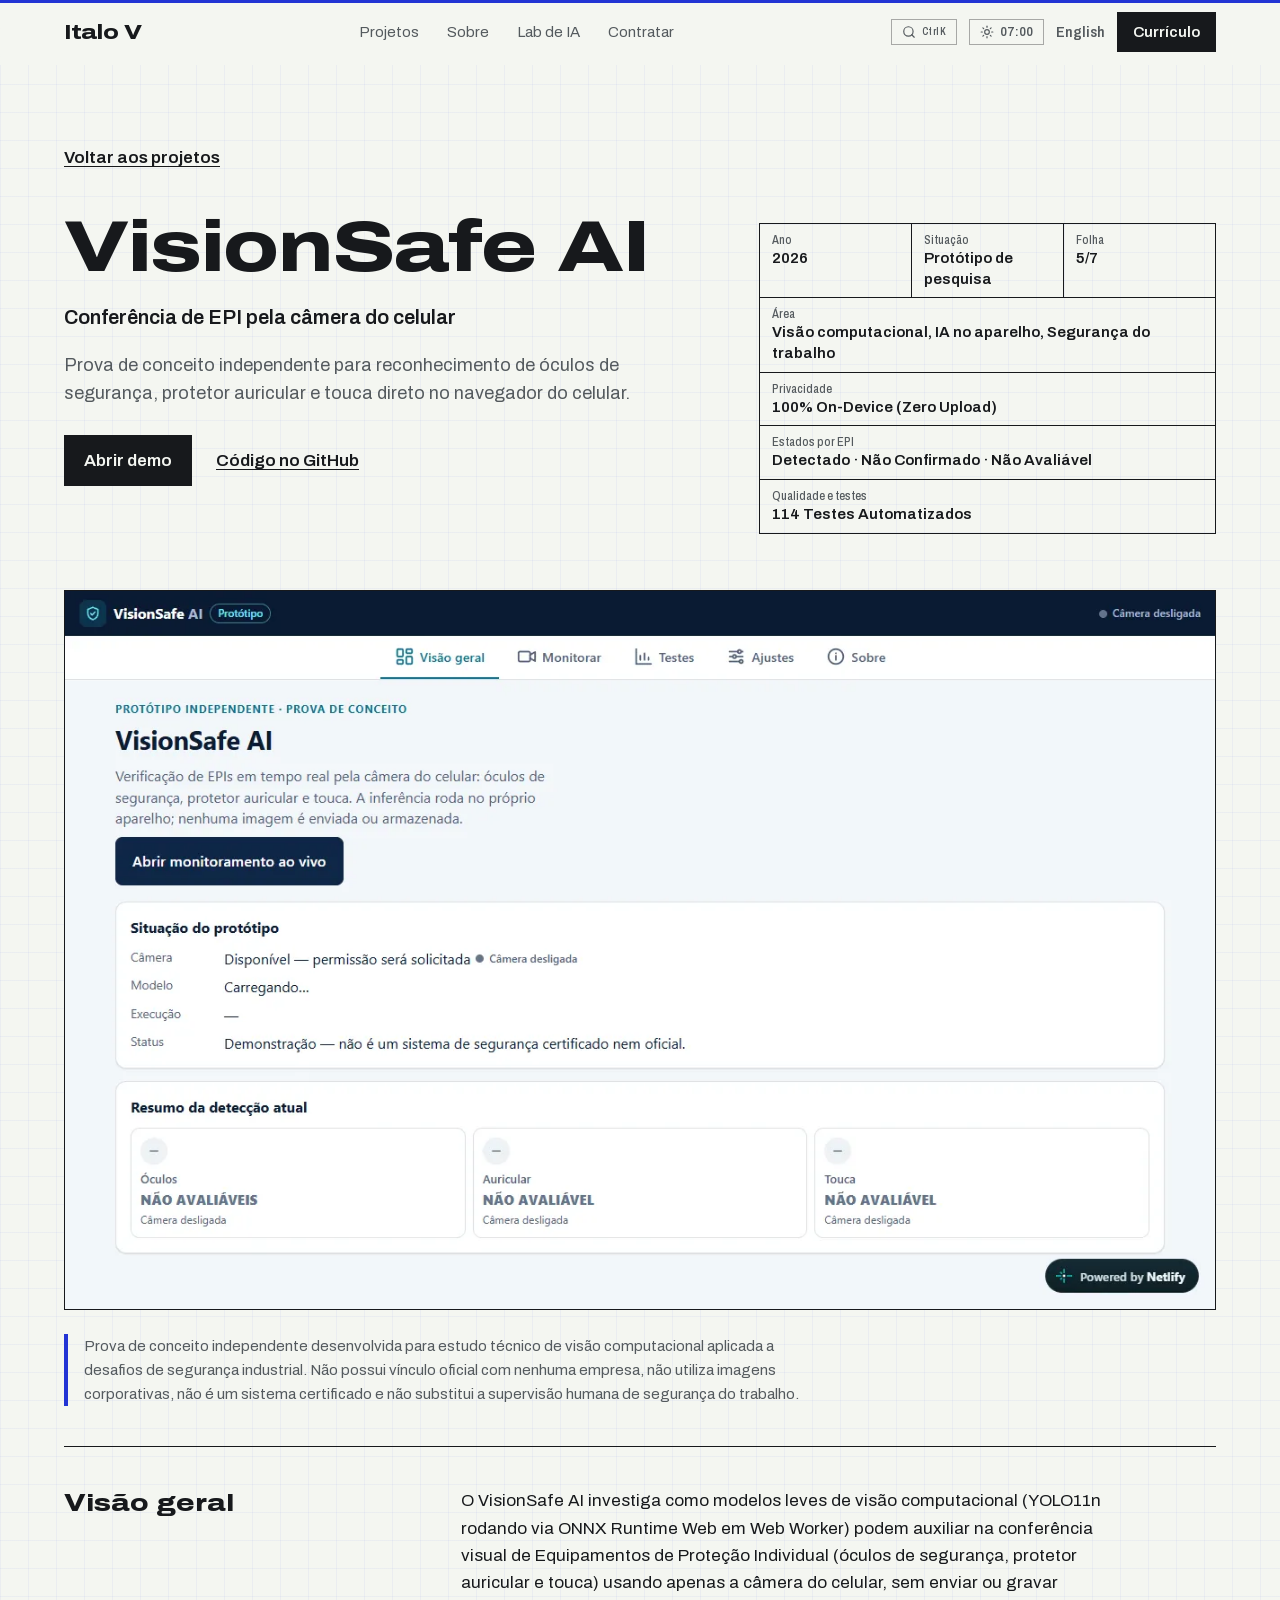
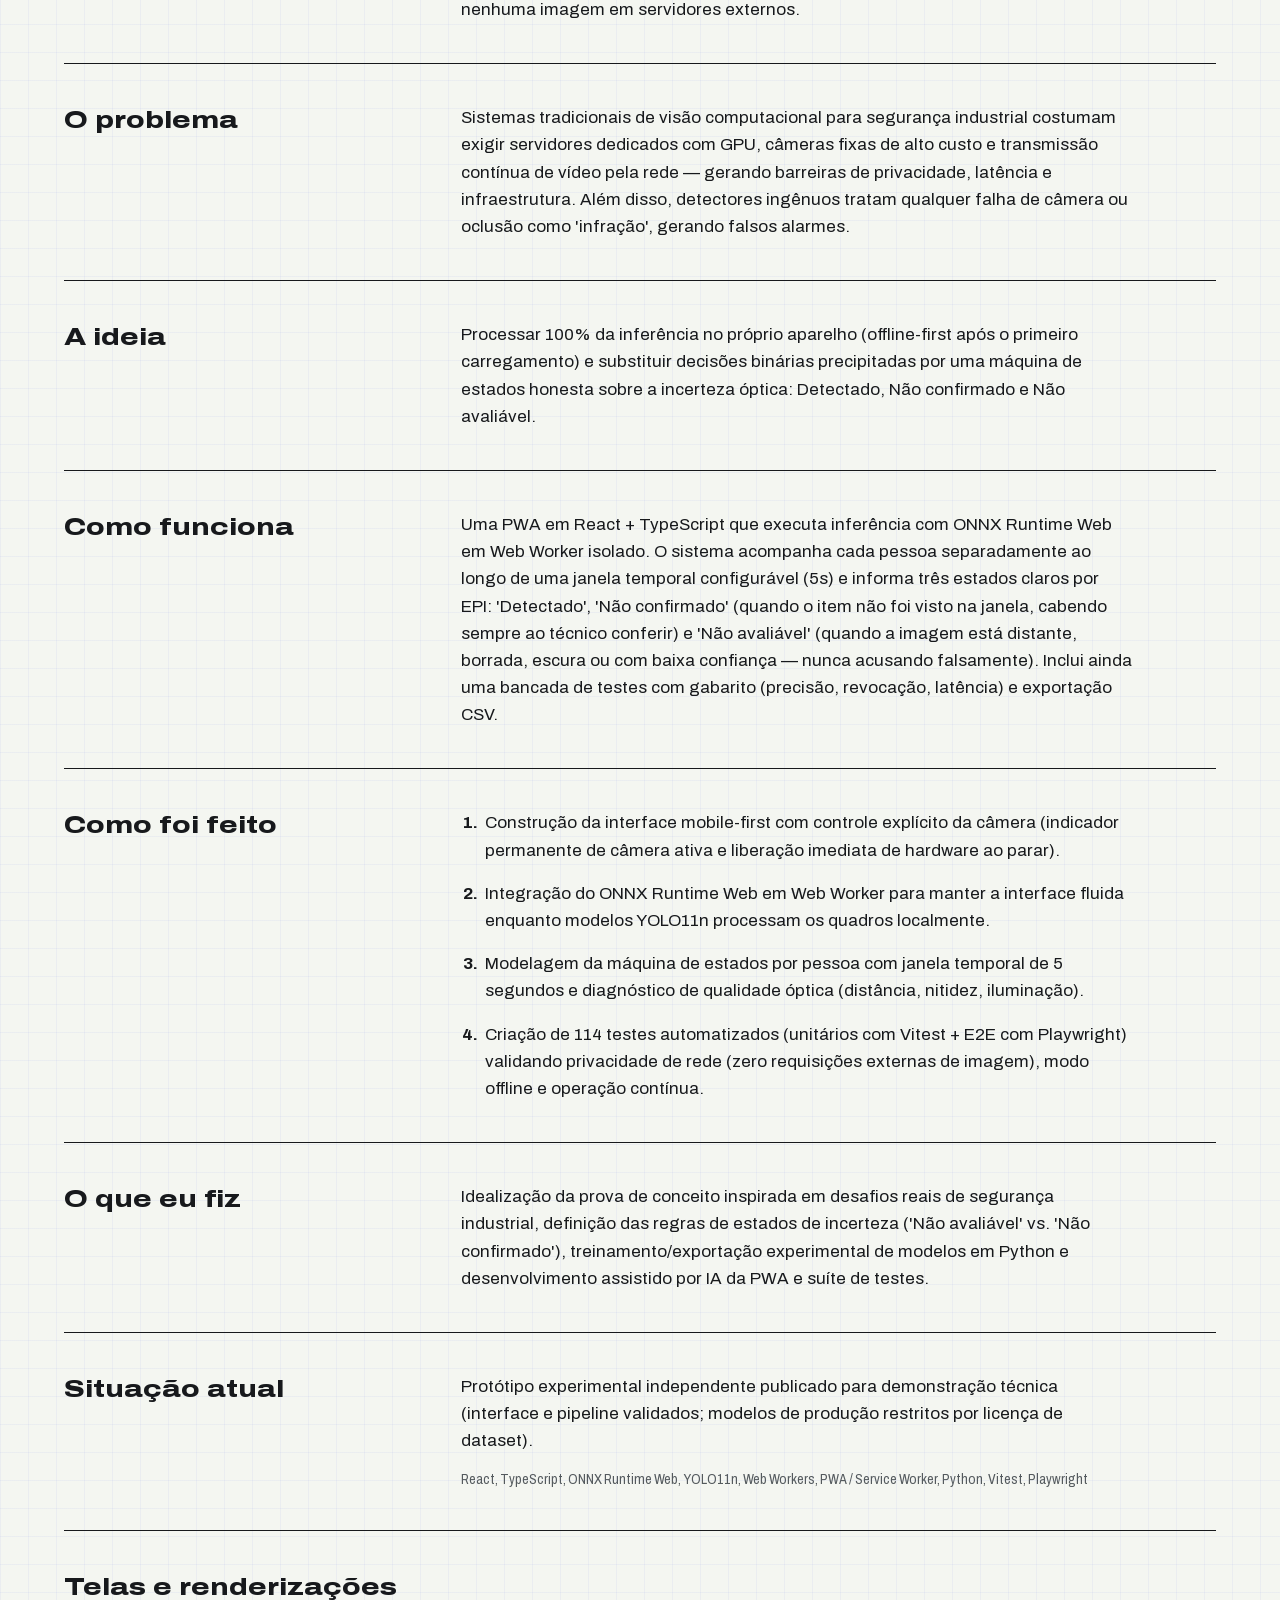
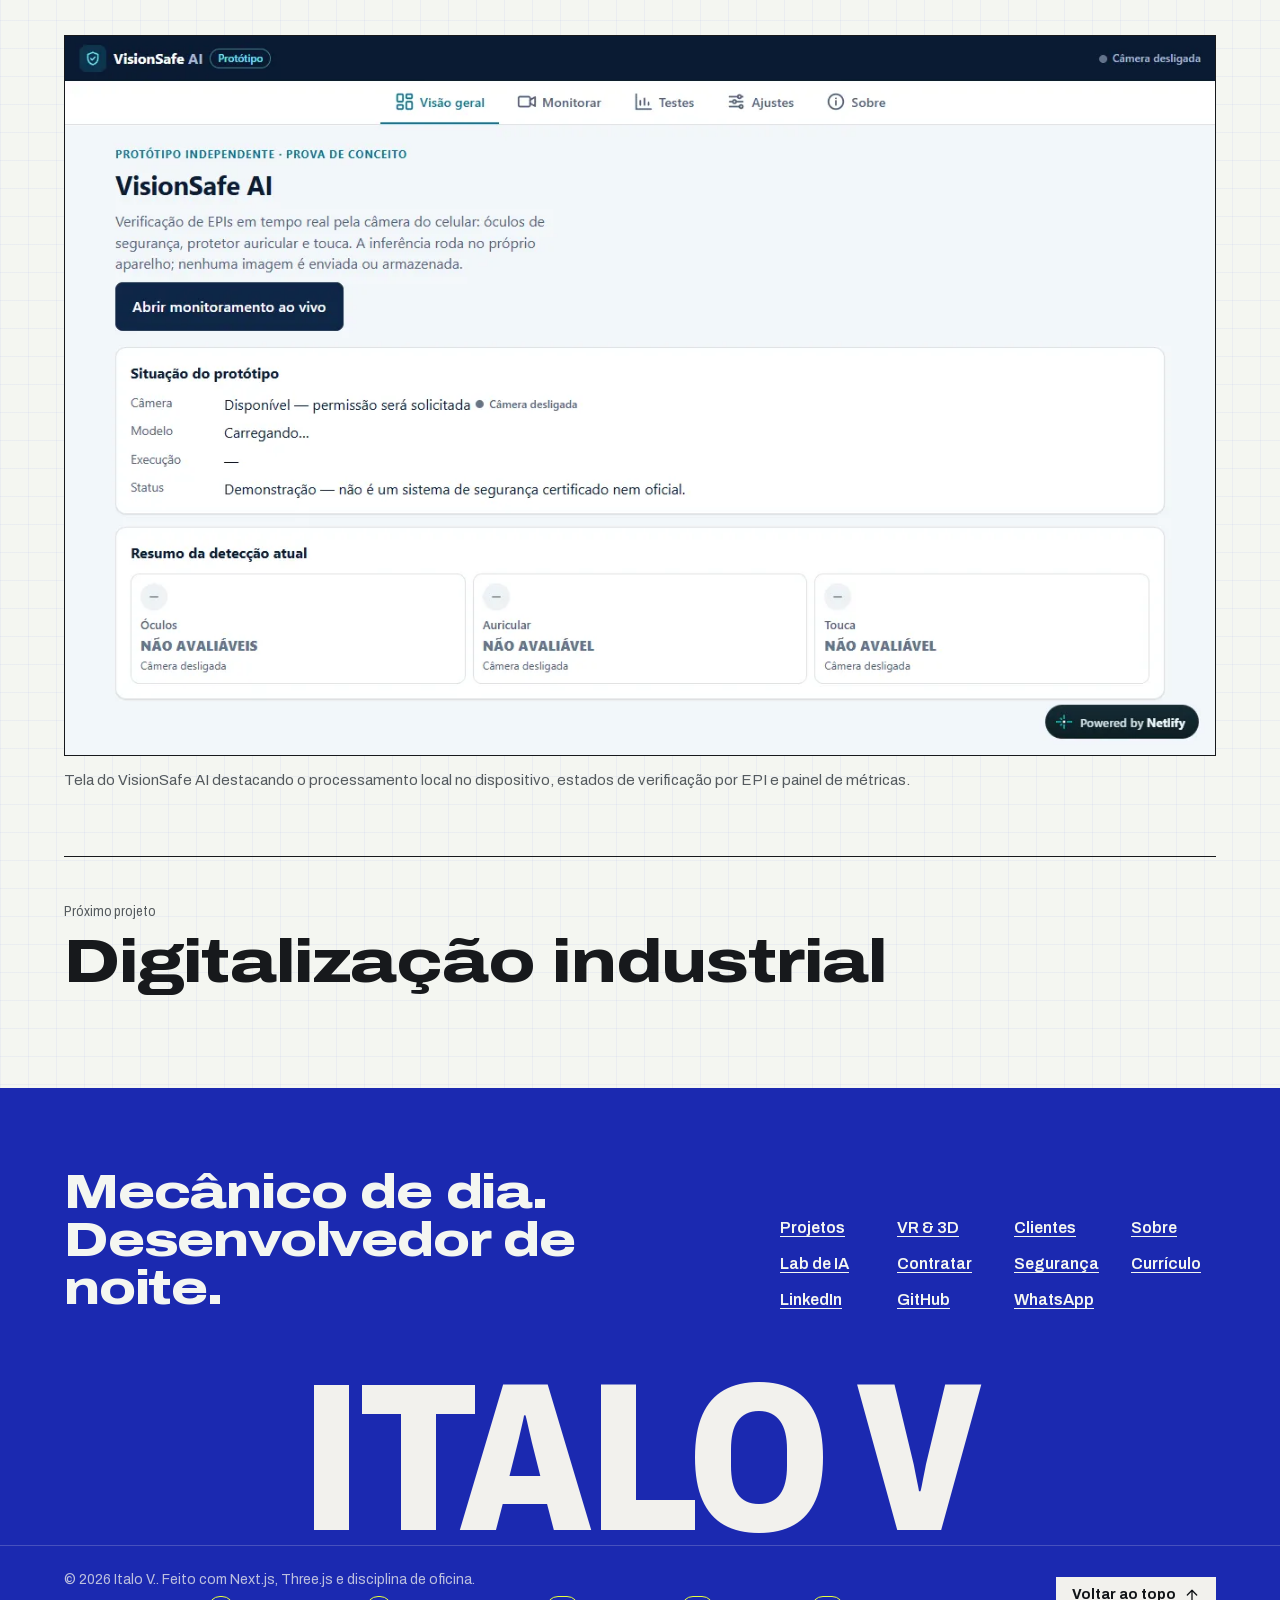
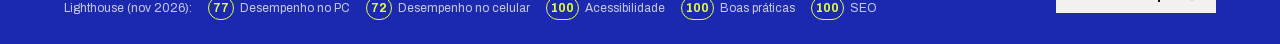
<file: projetos/visionsafe-ai.html>
<!DOCTYPE html><!--oIflm9q1ODE6Qtr5ibxKP--><html lang="pt-BR" class="__variable_7347c0 __variable_fb3397"><head><meta charSet="utf-8"/><meta name="viewport" content="width=device-width, initial-scale=1"/><link rel="preload" as="image" href="/projects/visionsafe-ai/inicio.webp"/><link rel="stylesheet" href="/_next/static/css/cec188c8a8479356.css" data-precedence="next"/><link rel="preload" as="script" fetchPriority="low" href="/_next/static/chunks/webpack-d3392acc0af8d1eb.js"/><script src="/_next/static/chunks/4bd1b696-c023c6e3521b1417.js" async=""></script><script src="/_next/static/chunks/255-15b9cc804e0d9c7d.js" async=""></script><script src="/_next/static/chunks/main-app-3931642fb47dfe8b.js" async=""></script><script src="/_next/static/chunks/619-ba102abea3e3d0e4.js" async=""></script><script src="/_next/static/chunks/527-5dd6312011631799.js" async=""></script><script src="/_next/static/chunks/287-1598d935783bdbd7.js" async=""></script><script src="/_next/static/chunks/app/layout-8080b5ef7c0068ca.js" async=""></script><script src="/_next/static/chunks/app/not-found-514bf6e9be1bebe1.js" async=""></script><script src="/_next/static/chunks/101-08d4c51ef3b82877.js" async=""></script><script src="/_next/static/chunks/app/projetos/%5Bslug%5D/page-a8ca7499028ae2cf.js" async=""></script><meta http-equiv="Content-Security-Policy" content="default-src &#x27;self&#x27;; script-src &#x27;self&#x27; &#x27;unsafe-inline&#x27; &#x27;wasm-unsafe-eval&#x27;; style-src &#x27;self&#x27; &#x27;unsafe-inline&#x27;; img-src &#x27;self&#x27; data: blob:; font-src &#x27;self&#x27; data:; media-src &#x27;self&#x27; blob:; connect-src &#x27;self&#x27; blob: data:; worker-src &#x27;self&#x27; blob:; object-src &#x27;none&#x27;; base-uri &#x27;self&#x27;; form-action &#x27;none&#x27;; upgrade-insecure-requests"/><meta name="theme-color" content="#F4F6F1"/><title>VisionSafe AI — Conferência de EPI pela câmera do celular | Italo V</title><meta name="description" content="Prova de conceito independente para reconhecimento de óculos de segurança, protetor auricular e touca direto no navegador do celular."/><meta name="author" content="Italo V."/><meta name="keywords" content="Italo V,IV LABS,Mecânica Industrial,SENAI,Fábricas Industriais,Realidade Virtual,Three.js,Inteligência Artificial,Visão Computacional,Mecânica Lab,VisionSafe AI,Maintenance Intelligence 360"/><meta name="referrer" content="strict-origin-when-cross-origin"/><meta name="creator" content="Italo V."/><meta name="robots" content="index, follow"/><link rel="canonical" href="https://italovienna-sketch.github.io/projetos/visionsafe-ai"/><meta name="format-detection" content="telephone=no, address=no, email=no"/><meta property="og:title" content="VisionSafe AI — Conferência de EPI pela câmera do celular | Italo V"/><meta property="og:description" content="Prova de conceito independente para reconhecimento de óculos de segurança, protetor auricular e touca direto no navegador do celular."/><meta property="og:url" content="https://italovienna-sketch.github.io/projetos/visionsafe-ai"/><meta property="og:image" content="https://italovienna-sketch.github.io/og/visionsafe-ai.jpg"/><meta property="og:image:width" content="1200"/><meta property="og:image:height" content="630"/><meta property="og:image:alt" content="VisionSafe AI — Conferência de EPI pela câmera do celular"/><meta property="og:type" content="article"/><meta name="twitter:card" content="summary_large_image"/><meta name="twitter:title" content="VisionSafe AI — Conferência de EPI pela câmera do celular | Italo V"/><meta name="twitter:description" content="Prova de conceito independente para reconhecimento de óculos de segurança, protetor auricular e touca direto no navegador do celular."/><meta name="twitter:image" content="https://italovienna-sketch.github.io/og/visionsafe-ai.jpg"/><link rel="icon" href="/icon-32.png" type="image/png" sizes="32x32"/><script src="/_next/static/chunks/polyfills-42372ed130431b0a.js" noModule=""></script></head><body id="top" class="min-h-screen flex flex-col bg-paper text-ink antialiased"><div hidden=""><!--$--><!--/$--></div><script type="application/ld+json">{"@context":"https://schema.org","@type":"Person","name":"Italo V.","jobTitle":"Jovem Aprendiz em Mecânica Industrial & Desenvolvedor de Projetos Independentes (IV LABS)","award":"1º lugar no Grand Prix SENAI","address":{"@type":"PostalAddress","addressCountry":"BR"},"sameAs":["https://www.linkedin.com/in/italo-viana-29924b376","https://github.com/italovienna-sketch"]}</script><a href="#main-content" class="sr-only focus:not-sr-only focus:fixed focus:top-4 focus:left-4 focus:z-[100] focus:px-4 focus:py-2 focus:bg-safety focus:text-ink focus:font-semibold">Pular para o conteúdo principal</a><div class="scroll-gauge" aria-hidden="true"></div><header class="fixed top-0 inset-x-0 z-50 no-print bg-paper/95 backdrop-blur-sm transition-[border-color] duration-200 border-b border-transparent"><div class="max-w-page mx-auto px-5 sm:px-8 h-16 flex items-center justify-between gap-6"><a class="display text-lg sm:text-xl whitespace-nowrap" href="/">Italo V</a><nav aria-label="Navegação principal" class="hidden lg:flex items-center gap-5 xl:gap-7 text-[15px]"><a class="text-graphite hover:text-ink transition-colors" href="/#iv-labs">Projetos</a><a class="text-graphite hover:text-ink transition-colors" href="/#sobre">Sobre</a><a class="text-graphite hover:text-ink transition-colors" href="/#ia">Lab de IA</a><a class="text-graphite hover:text-ink transition-colors" href="/#contratar">Contratar</a></nav><div class="hidden lg:flex items-center gap-3 text-[15px]"><button type="button" title="Busca e comandos rápidos (Ctrl+K)" aria-label="Abrir paleta de comandos (Ctrl+K)" class="inline-flex items-center gap-1.5 px-2.5 py-1 border border-ink/35 text-xs font-semibold text-graphite hover:border-ink hover:text-ink transition-colors"><svg xmlns="http://www.w3.org/2000/svg" width="24" height="24" viewBox="0 0 24 24" fill="none" stroke="currentColor" stroke-width="2" stroke-linecap="round" stroke-linejoin="round" class="lucide lucide-search w-3.5 h-3.5" aria-hidden="true"><circle cx="11" cy="11" r="8"></circle><path d="m21 21-4.3-4.3"></path></svg><kbd class="font-mono-tech text-[10px]">Ctrl K</kbd></button><span class="shift-clock inline-flex items-center gap-1.5 px-2.5 py-1 border border-ink/35 text-xs font-semibold text-graphite tabular-nums" title="Turno: 07:00, fábrica" role="img" aria-label="Turno: 07:00, fábrica"><svg xmlns="http://www.w3.org/2000/svg" width="24" height="24" viewBox="0 0 24 24" fill="none" stroke="currentColor" stroke-width="2" stroke-linecap="round" stroke-linejoin="round" class="lucide lucide-sun w-3.5 h-3.5" aria-hidden="true"><circle cx="12" cy="12" r="4"></circle><path d="M12 2v2"></path><path d="M12 20v2"></path><path d="m4.93 4.93 1.41 1.41"></path><path d="m17.66 17.66 1.41 1.41"></path><path d="M2 12h2"></path><path d="M20 12h2"></path><path d="m6.34 17.66-1.41 1.41"></path><path d="m19.07 4.93-1.41 1.41"></path></svg><span aria-hidden="true">07<!-- -->:<!-- -->00</span></span><button type="button" aria-label="English: mudar idioma para Inglês" class="font-narrow font-semibold text-graphite hover:text-ink">English</button><a class="px-4 py-2 bg-ink text-paper font-semibold hover:bg-safety hover:text-ink transition-colors" href="/curriculo">Currículo</a></div><div class="flex lg:hidden items-center gap-3"><button type="button" aria-label="Busca rápida" class="p-1.5 border border-ink/35 text-graphite"><svg xmlns="http://www.w3.org/2000/svg" width="24" height="24" viewBox="0 0 24 24" fill="none" stroke="currentColor" stroke-width="2" stroke-linecap="round" stroke-linejoin="round" class="lucide lucide-search w-4 h-4"><circle cx="11" cy="11" r="8"></circle><path d="m21 21-4.3-4.3"></path></svg></button><button type="button" aria-label="EN: mudar idioma para Inglês" class="font-narrow font-semibold text-sm text-graphite">EN</button><button type="button" aria-expanded="false" aria-label="Abrir menu" class="p-2 -mr-2"><svg xmlns="http://www.w3.org/2000/svg" width="24" height="24" viewBox="0 0 24 24" fill="none" stroke="currentColor" stroke-width="2" stroke-linecap="round" stroke-linejoin="round" class="lucide lucide-menu w-6 h-6"><line x1="4" x2="20" y1="12" y2="12"></line><line x1="4" x2="20" y1="6" y2="6"></line><line x1="4" x2="20" y1="18" y2="18"></line></svg></button></div></div></header><main id="main-content" class="flex-1"><article class="pt-28 pb-24 sm:pt-36"><div class="max-w-page mx-auto px-5 sm:px-8"><a class="link font-semibold" href="/#iv-labs">Voltar aos projetos</a><header class="grid grid-cols-1 lg:grid-cols-12 gap-8 lg:gap-10 mt-10 mb-14"><div class="lg:col-span-7 space-y-5"><h1 class="display text-5xl sm:text-7xl">VisionSafe AI</h1><p class="text-xl font-semibold">Conferência de EPI pela câmera do celular</p><p class="text-lg text-graphite max-w-[38rem]">Prova de conceito independente para reconhecimento de óculos de segurança, protetor auricular e touca direto no navegador do celular.</p><div class="flex flex-wrap gap-x-6 gap-y-2 font-semibold pt-2"><a href="https://visionsafe-ai-demo.netlify.app" target="_blank" rel="noopener noreferrer" class="px-5 py-3 bg-ink text-paper hover:bg-machine transition-colors">Abrir demo</a><a href="https://github.com/italovienna-sketch/visionsafe-ai" target="_blank" rel="noopener noreferrer" class="link self-center">Código no GitHub</a></div></div><div class="lg:col-span-5 lg:pt-3"><dl class="grid grid-cols-3 border-l border-t border-ink text-[15px]"><div class="border-r border-b border-ink px-3 py-2 "><dt class="font-narrow text-xs font-medium text-graphite">Ano</dt><dd class="font-semibold leading-snug">2026</dd></div><div class="border-r border-b border-ink px-3 py-2 "><dt class="font-narrow text-xs font-medium text-graphite">Situação</dt><dd class="font-semibold leading-snug">Protótipo de pesquisa</dd></div><div class="border-r border-b border-ink px-3 py-2 "><dt class="font-narrow text-xs font-medium text-graphite">Folha</dt><dd class="font-semibold leading-snug">5/7</dd></div><div class="border-r border-b border-ink px-3 py-2 col-span-3"><dt class="font-narrow text-xs font-medium text-graphite">Área</dt><dd class="font-semibold leading-snug">Visão computacional, IA no aparelho, Segurança do trabalho</dd></div><div class="border-r border-b border-ink px-3 py-2 col-span-3"><dt class="font-narrow text-xs font-medium text-graphite">Privacidade</dt><dd class="font-semibold leading-snug">100% On-Device (Zero Upload)</dd></div><div class="border-r border-b border-ink px-3 py-2 col-span-3"><dt class="font-narrow text-xs font-medium text-graphite">Estados por EPI</dt><dd class="font-semibold leading-snug">Detectado · Não Confirmado · Não Avaliável</dd></div><div class="border-r border-b border-ink px-3 py-2 col-span-3"><dt class="font-narrow text-xs font-medium text-graphite">Qualidade e testes</dt><dd class="font-semibold leading-snug">114 Testes Automatizados</dd></div></dl></div></header><div class="border border-ink bg-paper-2"><img src="/projects/visionsafe-ai/inicio.webp" alt="VisionSafe AI — Conferência de EPI pela câmera do celular" class="w-full h-auto"/></div><p class="mt-6 mb-10 max-w-[48rem] text-[15px] text-graphite border-l-4 border-safety pl-4">Prova de conceito independente desenvolvida para estudo técnico de visão computacional aplicada a desafios de segurança industrial. Não possui vínculo oficial com nenhuma empresa, não utiliza imagens corporativas, não é um sistema certificado e não substitui a supervisão humana de segurança do trabalho.</p><section class="grid grid-cols-1 md:grid-cols-12 gap-3 md:gap-10 py-10 border-t border-ink"><h2 class="md:col-span-4 font-wide font-extrabold text-xl sm:text-2xl leading-tight">Visão geral</h2><div class="md:col-span-8 max-w-[42rem] text-[17px]"><p>O VisionSafe AI investiga como modelos leves de visão computacional (YOLO11n rodando via ONNX Runtime Web em Web Worker) podem auxiliar na conferência visual de Equipamentos de Proteção Individual (óculos de segurança, protetor auricular e touca) usando apenas a câmera do celular, sem enviar ou gravar nenhuma imagem em servidores externos.</p></div></section><section class="grid grid-cols-1 md:grid-cols-12 gap-3 md:gap-10 py-10 border-t border-ink"><h2 class="md:col-span-4 font-wide font-extrabold text-xl sm:text-2xl leading-tight">O problema</h2><div class="md:col-span-8 max-w-[42rem] text-[17px]"><p>Sistemas tradicionais de visão computacional para segurança industrial costumam exigir servidores dedicados com GPU, câmeras fixas de alto custo e transmissão contínua de vídeo pela rede — gerando barreiras de privacidade, latência e infraestrutura. Além disso, detectores ingênuos tratam qualquer falha de câmera ou oclusão como &#x27;infração&#x27;, gerando falsos alarmes.</p></div></section><section class="grid grid-cols-1 md:grid-cols-12 gap-3 md:gap-10 py-10 border-t border-ink"><h2 class="md:col-span-4 font-wide font-extrabold text-xl sm:text-2xl leading-tight">A ideia</h2><div class="md:col-span-8 max-w-[42rem] text-[17px]"><p>Processar 100% da inferência no próprio aparelho (offline-first após o primeiro carregamento) e substituir decisões binárias precipitadas por uma máquina de estados honesta sobre a incerteza óptica: Detectado, Não confirmado e Não avaliável.</p></div></section><section class="grid grid-cols-1 md:grid-cols-12 gap-3 md:gap-10 py-10 border-t border-ink"><h2 class="md:col-span-4 font-wide font-extrabold text-xl sm:text-2xl leading-tight">Como funciona</h2><div class="md:col-span-8 max-w-[42rem] text-[17px]"><p>Uma PWA em React + TypeScript que executa inferência com ONNX Runtime Web em Web Worker isolado. O sistema acompanha cada pessoa separadamente ao longo de uma janela temporal configurável (5s) e informa três estados claros por EPI: &#x27;Detectado&#x27;, &#x27;Não confirmado&#x27; (quando o item não foi visto na janela, cabendo sempre ao técnico conferir) e &#x27;Não avaliável&#x27; (quando a imagem está distante, borrada, escura ou com baixa confiança — nunca acusando falsamente). Inclui ainda uma bancada de testes com gabarito (precisão, revocação, latência) e exportação CSV.</p></div></section><section class="grid grid-cols-1 md:grid-cols-12 gap-3 md:gap-10 py-10 border-t border-ink"><h2 class="md:col-span-4 font-wide font-extrabold text-xl sm:text-2xl leading-tight">Como foi feito</h2><div class="md:col-span-8 max-w-[42rem] text-[17px]"><ol class="space-y-4 list-decimal pl-5 marker:font-bold"><li class="pl-1">Construção da interface mobile-first com controle explícito da câmera (indicador permanente de câmera ativa e liberação imediata de hardware ao parar).</li><li class="pl-1">Integração do ONNX Runtime Web em Web Worker para manter a interface fluida enquanto modelos YOLO11n processam os quadros localmente.</li><li class="pl-1">Modelagem da máquina de estados por pessoa com janela temporal de 5 segundos e diagnóstico de qualidade óptica (distância, nitidez, iluminação).</li><li class="pl-1">Criação de 114 testes automatizados (unitários com Vitest + E2E com Playwright) validando privacidade de rede (zero requisições externas de imagem), modo offline e operação contínua.</li></ol></div></section><section class="grid grid-cols-1 md:grid-cols-12 gap-3 md:gap-10 py-10 border-t border-ink"><h2 class="md:col-span-4 font-wide font-extrabold text-xl sm:text-2xl leading-tight">O que eu fiz</h2><div class="md:col-span-8 max-w-[42rem] text-[17px]"><p>Idealização da prova de conceito inspirada em desafios reais de segurança industrial, definição das regras de estados de incerteza (&#x27;Não avaliável&#x27; vs. &#x27;Não confirmado&#x27;), treinamento/exportação experimental de modelos em Python e desenvolvimento assistido por IA da PWA e suíte de testes.</p></div></section><section class="grid grid-cols-1 md:grid-cols-12 gap-3 md:gap-10 py-10 border-t border-ink"><h2 class="md:col-span-4 font-wide font-extrabold text-xl sm:text-2xl leading-tight">Situação atual</h2><div class="md:col-span-8 max-w-[42rem] text-[17px]"><p>Protótipo experimental independente publicado para demonstração técnica (interface e pipeline validados; modelos de produção restritos por licença de dataset).</p><p class="mt-4 font-narrow text-sm text-graphite">React, TypeScript, ONNX Runtime Web, YOLO11n, Web Workers, PWA / Service Worker, Python, Vitest, Playwright</p></div></section><section class="py-10 border-t border-ink"><h2 class="font-wide font-extrabold text-xl sm:text-2xl mb-8">Telas e renderizações</h2><div class="grid grid-cols-1  gap-x-8 gap-y-10"><figure><button type="button" aria-label="Ampliar: Tela do VisionSafe AI destacando o processamento local no dispositivo, estados de verificação por EPI e painel de métricas." class="block w-full border border-ink bg-paper-2 cursor-zoom-in"><img src="/projects/visionsafe-ai/inicio.webp" alt="Interface do protótipo VisionSafe AI para verificação de EPIs no navegador" loading="lazy" decoding="async" class="w-full h-auto"/></button><figcaption class="mt-3 text-[15px] text-graphite">Tela do VisionSafe AI destacando o processamento local no dispositivo, estados de verificação por EPI e painel de métricas.</figcaption></figure></div></section><a class="group block border-t border-ink pt-10 mt-6" href="/projetos/digitalizacao-industrial"><span class="font-narrow text-sm text-graphite">Próximo projeto</span><span class="block display text-4xl sm:text-6xl mt-2 group-hover:text-machine transition-colors">Digitalização industrial</span></a></div></article><!--$--><!--/$--></main><footer class="bg-[#1B29B0] text-[#F4F6F1] no-print overflow-hidden"><div class="max-w-page mx-auto px-5 sm:px-8 pt-16 sm:pt-20"><div class="flex flex-col lg:flex-row lg:items-end justify-between gap-10"><div class="space-y-3"><p class="font-play font-extrabold text-3xl sm:text-5xl leading-[0.98] max-w-[16ch]">Mecânico de dia. Desenvolvedor de noite.</p></div><nav aria-label="Rodapé" class="grid grid-cols-2 sm:grid-cols-4 gap-x-8 gap-y-3 font-semibold text-sm sm:text-base"><a class="link decoration-[#F2F1ED]/40 hover:decoration-[#E6FF3D] hover:text-[#E6FF3D] transition-colors" href="/#iv-labs">Projetos</a><a class="link decoration-[#F2F1ED]/40 hover:decoration-[#E6FF3D] hover:text-[#E6FF3D] transition-colors" href="/#vr-3d">VR &amp; 3D</a><a class="link decoration-[#F2F1ED]/40 hover:decoration-[#E6FF3D] hover:text-[#E6FF3D] transition-colors" href="/#criativo">Clientes</a><a class="link decoration-[#F2F1ED]/40 hover:decoration-[#E6FF3D] hover:text-[#E6FF3D] transition-colors" href="/#sobre">Sobre</a><a class="link decoration-[#F2F1ED]/40 hover:decoration-[#E6FF3D] hover:text-[#E6FF3D] transition-colors" href="/#ia">Lab de IA</a><a class="link decoration-[#F2F1ED]/40 hover:decoration-[#E6FF3D] hover:text-[#E6FF3D] transition-colors" href="/#contratar">Contratar</a><a class="link decoration-[#F2F1ED]/40 hover:decoration-[#E6FF3D] hover:text-[#E6FF3D] transition-colors" href="/seguranca">Segurança</a><a class="link decoration-[#F2F1ED]/40 hover:decoration-[#E6FF3D] hover:text-[#E6FF3D] transition-colors" href="/curriculo">Currículo</a><a href="https://www.linkedin.com/in/italo-viana-29924b376" target="_blank" rel="noopener noreferrer" class="link decoration-[#F2F1ED]/40 hover:decoration-[#E6FF3D] hover:text-[#E6FF3D] transition-colors">LinkedIn</a><a href="https://github.com/italovienna-sketch" target="_blank" rel="noopener noreferrer" class="link decoration-[#F2F1ED]/40 hover:decoration-[#E6FF3D] hover:text-[#E6FF3D] transition-colors">GitHub</a><a href="/#contato" target="_blank" rel="noopener noreferrer" class="link decoration-[#F2F1ED]/40 hover:decoration-[#E6FF3D] hover:text-[#E6FF3D] transition-colors">WhatsApp</a></nav></div></div><p aria-hidden="true" class="footer-name font-extrabold uppercase whitespace-nowrap text-center leading-[0.8] text-[16.5vw] mt-12 sm:mt-16 select-none text-[#F2F1ED] cursor-default">Italo V</p><div class="border-t border-[#F2F1ED]/20"><div class="max-w-page mx-auto px-5 sm:px-8 py-6 flex flex-col sm:flex-row sm:items-center justify-between gap-4 text-sm text-[#F2F1ED]/75"><div class="space-y-1.5"><p>© <!-- -->2026<!-- --> <!-- -->Italo V.<!-- -->.<!-- --> <!-- -->Feito com Next.js, Three.js e disciplina de oficina.</p><p class="flex flex-wrap items-center gap-x-4 gap-y-1 text-xs text-[#F2F1ED]/80"><span>Lighthouse (<!-- -->nov 2026<!-- -->):</span><span class="inline-flex items-center gap-1.5"><span class="inline-grid h-6 min-w-6 place-items-center rounded-full border border-[#E6FF3D] px-1 font-bold text-[#E6FF3D] tabular-nums">77</span>Desempenho no PC</span><span class="inline-flex items-center gap-1.5"><span class="inline-grid h-6 min-w-6 place-items-center rounded-full border border-[#E6FF3D] px-1 font-bold text-[#E6FF3D] tabular-nums">72</span>Desempenho no celular</span><span class="inline-flex items-center gap-1.5"><span class="inline-grid h-6 min-w-6 place-items-center rounded-full border border-[#E6FF3D] px-1 font-bold text-[#E6FF3D] tabular-nums">100</span>Acessibilidade</span><span class="inline-flex items-center gap-1.5"><span class="inline-grid h-6 min-w-6 place-items-center rounded-full border border-[#E6FF3D] px-1 font-bold text-[#E6FF3D] tabular-nums">100</span>Boas práticas</span><span class="inline-flex items-center gap-1.5"><span class="inline-grid h-6 min-w-6 place-items-center rounded-full border border-[#E6FF3D] px-1 font-bold text-[#E6FF3D] tabular-nums">100</span>SEO</span></p></div><div class="tone-dark flex items-center gap-3 self-start sm:self-auto"><a href="#top" class="inline-flex items-center gap-2 px-4 py-2 bg-[#F2F1ED] text-[#111417] font-bold hover:bg-[#E6FF3D] transition-colors">Voltar ao topo<svg xmlns="http://www.w3.org/2000/svg" width="24" height="24" viewBox="0 0 24 24" fill="none" stroke="currentColor" stroke-width="2" stroke-linecap="round" stroke-linejoin="round" class="lucide lucide-arrow-up w-4 h-4" aria-hidden="true"><path d="m5 12 7-7 7 7"></path><path d="M12 19V5"></path></svg></a></div></div></div></footer><script src="/_next/static/chunks/webpack-d3392acc0af8d1eb.js" id="_R_" async=""></script><script>(self.__next_f=self.__next_f||[]).push([0])</script><script>self.__next_f.push([1,"1:\"$Sreact.fragment\"\n2:I[4889,[\"619\",\"static/chunks/619-ba102abea3e3d0e4.js\",\"527\",\"static/chunks/527-5dd6312011631799.js\",\"287\",\"static/chunks/287-1598d935783bdbd7.js\",\"177\",\"static/chunks/app/layout-8080b5ef7c0068ca.js\"],\"LanguageProvider\"]\n3:I[4338,[\"619\",\"static/chunks/619-ba102abea3e3d0e4.js\",\"527\",\"static/chunks/527-5dd6312011631799.js\",\"287\",\"static/chunks/287-1598d935783bdbd7.js\",\"177\",\"static/chunks/app/layout-8080b5ef7c0068ca.js\"],\"LightboxProvider\"]\n4:I[9840,[\"619\",\"static/chunks/619-ba102abea3e3d0e4.js\",\"527\",\"static/chunks/527-5dd6312011631799.js\",\"287\",\"static/chunks/287-1598d935783bdbd7.js\",\"177\",\"static/chunks/app/layout-8080b5ef7c0068ca.js\"],\"default\"]\n5:I[9766,[],\"\"]\n6:I[8924,[],\"\"]\n7:I[2619,[\"619\",\"static/chunks/619-ba102abea3e3d0e4.js\",\"345\",\"static/chunks/app/not-found-514bf6e9be1bebe1.js\"],\"\"]\n8:I[2162,[\"619\",\"static/chunks/619-ba102abea3e3d0e4.js\",\"527\",\"static/chunks/527-5dd6312011631799.js\",\"287\",\"static/chunks/287-1598d935783bdbd7.js\",\"177\",\"static/chunks/app/layout-8080b5ef7c0068ca.js\"],\"default\"]\n9:I[4845,[\"619\",\"static/chunks/619-ba102abea3e3d0e4.js\",\"527\",\"static/chunks/527-5dd6312011631799.js\",\"287\",\"static/chunks/287-1598d935783bdbd7.js\",\"177\",\"static/chunks/app/layout-8080b5ef7c0068ca.js\"],\"default\"]\na:I[594,[\"619\",\"static/chunks/619-ba102abea3e3d0e4.js\",\"527\",\"static/chunks/527-5dd6312011631799.js\",\"287\",\"static/chunks/287-1598d935783bdbd7.js\",\"177\",\"static/chunks/app/layout-8080b5ef7c0068ca.js\"],\"default\"]\nb:I[4031,[\"619\",\"static/chunks/619-ba102abea3e3d0e4.js\",\"527\",\"static/chunks/527-5dd6312011631799.js\",\"287\",\"static/chunks/287-1598d935783bdbd7.js\",\"177\",\"static/chunks/app/layout-8080b5ef7c0068ca.js\"],\"default\"]\nc:I[2352,[\"619\",\"static/chunks/619-ba102abea3e3d0e4.js\",\"527\",\"static/chunks/527-5dd6312011631799.js\",\"287\",\"static/chunks/287-1598d935783bdbd7.js\",\"177\",\"static/chunks/app/layout-8080b5ef7c0068ca.js\"],\"default\"]\ne:I[4431,[],\"OutletBoundary\"]\n10:I[5278,[],\"AsyncMetadataOutlet\"]\n12:I[4431,[],\"ViewportBoundary\"]\n14:I[4431,[],\"MetadataBoundary\"]\n15:\"$Sreact.suspense\"\n17:"])</script><script>self.__next_f.push([1,"I[7150,[],\"\"]\n:HL[\"/_next/static/css/cec188c8a8479356.css\",\"style\"]\n"])</script><script>self.__next_f.push([1,"0:{\"P\":null,\"b\":\"oIflm9q1ODE6Qtr5ibxKP\",\"p\":\"\",\"c\":[\"\",\"projetos\",\"visionsafe-ai\"],\"i\":false,\"f\":[[[\"\",{\"children\":[\"projetos\",{\"children\":[[\"slug\",\"visionsafe-ai\",\"d\"],{\"children\":[\"__PAGE__\",{}]}]}]},\"$undefined\",\"$undefined\",true],[\"\",[\"$\",\"$1\",\"c\",{\"children\":[[[\"$\",\"link\",\"0\",{\"rel\":\"stylesheet\",\"href\":\"/_next/static/css/cec188c8a8479356.css\",\"precedence\":\"next\",\"crossOrigin\":\"$undefined\",\"nonce\":\"$undefined\"}]],[\"$\",\"html\",null,{\"lang\":\"pt-BR\",\"className\":\"__variable_7347c0 __variable_fb3397\",\"children\":[[\"$\",\"head\",null,{\"children\":[\"$\",\"meta\",null,{\"httpEquiv\":\"Content-Security-Policy\",\"content\":\"default-src 'self'; script-src 'self' 'unsafe-inline' 'wasm-unsafe-eval'; style-src 'self' 'unsafe-inline'; img-src 'self' data: blob:; font-src 'self' data:; media-src 'self' blob:; connect-src 'self' blob: data:; worker-src 'self' blob:; object-src 'none'; base-uri 'self'; form-action 'none'; upgrade-insecure-requests\"}]}],[\"$\",\"body\",null,{\"id\":\"top\",\"className\":\"min-h-screen flex flex-col bg-paper text-ink antialiased\",\"children\":[[\"$\",\"script\",null,{\"type\":\"application/ld+json\",\"dangerouslySetInnerHTML\":{\"__html\":\"{\\\"@context\\\":\\\"https://schema.org\\\",\\\"@type\\\":\\\"Person\\\",\\\"name\\\":\\\"Italo V.\\\",\\\"jobTitle\\\":\\\"Jovem Aprendiz em Mecânica Industrial \u0026 Desenvolvedor de Projetos Independentes (IV LABS)\\\",\\\"award\\\":\\\"1º lugar no Grand Prix SENAI\\\",\\\"address\\\":{\\\"@type\\\":\\\"PostalAddress\\\",\\\"addressCountry\\\":\\\"BR\\\"},\\\"sameAs\\\":[\\\"https://www.linkedin.com/in/italo-viana-29924b376\\\",\\\"https://github.com/italovienna-sketch\\\"]}\"}}],[\"$\",\"$L2\",null,{\"children\":[\"$\",\"$L3\",null,{\"children\":[[\"$\",\"a\",null,{\"href\":\"#main-content\",\"className\":\"sr-only focus:not-sr-only focus:fixed focus:top-4 focus:left-4 focus:z-[100] focus:px-4 focus:py-2 focus:bg-safety focus:text-ink focus:font-semibold\",\"children\":\"Pular para o conteúdo principal\"}],[\"$\",\"div\",null,{\"className\":\"scroll-gauge\",\"aria-hidden\":\"true\"}],[\"$\",\"$L4\",null,{}],[\"$\",\"main\",null,{\"id\":\"main-content\",\"className\":\"flex-1\",\"children\":[\"$\",\"$L5\",null,{\"parallelRouterKey\":\"children\",\"error\":\"$undefined\",\"errorStyles\":\"$undefined\",\"errorScripts\":\"$undefined\",\"template\":[\"$\",\"$L6\",null,{}],\"templateStyles\":\"$undefined\",\"templateScripts\":\"$undefined\",\"notFound\":[[\"$\",\"div\",null,{\"className\":\"min-h-[80vh] flex items-center\",\"children\":[\"$\",\"div\",null,{\"className\":\"max-w-page mx-auto w-full px-5 sm:px-8 pt-28 pb-20 space-y-6\",\"children\":[[\"$\",\"p\",null,{\"className\":\"display text-7xl sm:text-9xl text-machine\",\"children\":\"404\"}],[\"$\",\"h1\",null,{\"className\":\"display text-3xl sm:text-5xl max-w-2xl\",\"children\":\"Essa página não existe.\"}],[\"$\",\"p\",null,{\"className\":\"text-graphite max-w-[32rem]\",\"children\":\"O link pode estar errado ou a página foi removida. Volte para o início e procure por lá.\"}],[\"$\",\"$L7\",null,{\"href\":\"/\",\"className\":\"inline-block px-6 py-3.5 bg-ink text-paper font-semibold hover:bg-machine transition-colors\",\"children\":\"Voltar para o início\"}]]}]}],[]],\"forbidden\":\"$undefined\",\"unauthorized\":\"$undefined\"}]}],[\"$\",\"$L8\",null,{}],[\"$\",\"$L9\",null,{}],[\"$\",\"$La\",null,{}],[\"$\",\"$Lb\",null,{}],[\"$\",\"$Lc\",null,{}]]}]}]]}]]}]]}],{\"children\":[\"projetos\",[\"$\",\"$1\",\"c\",{\"children\":[null,[\"$\",\"$L5\",null,{\"parallelRouterKey\":\"children\",\"error\":\"$undefined\",\"errorStyles\":\"$undefined\",\"errorScripts\":\"$undefined\",\"template\":[\"$\",\"$L6\",null,{}],\"templateStyles\":\"$undefined\",\"templateScripts\":\"$undefined\",\"notFound\":\"$undefined\",\"forbidden\":\"$undefined\",\"unauthorized\":\"$undefined\"}]]}],{\"children\":[[\"slug\",\"visionsafe-ai\",\"d\"],[\"$\",\"$1\",\"c\",{\"children\":[null,[\"$\",\"$L5\",null,{\"parallelRouterKey\":\"children\",\"error\":\"$undefined\",\"errorStyles\":\"$undefined\",\"errorScripts\":\"$undefined\",\"template\":[\"$\",\"$L6\",null,{}],\"templateStyles\":\"$undefined\",\"templateScripts\":\"$undefined\",\"notFound\":\"$undefined\",\"forbidden\":\"$undefined\",\"unauthorized\":\"$undefined\"}]]}],{\"children\":[\"__PAGE__\",[\"$\",\"$1\",\"c\",{\"children\":[\"$Ld\",null,[\"$\",\"$Le\",null,{\"children\":[\"$Lf\",[\"$\",\"$L10\",null,{\"promise\":\"$@11\"}]]}]]}],{},null,false]},null,false]},null,false]},null,false],[\"$\",\"$1\",\"h\",{\"children\":[null,[[\"$\",\"$L12\",null,{\"children\":\"$L13\"}],null],[\"$\",\"$L14\",null,{\"children\":[\"$\",\"div\",null,{\"hidden\":true,\"children\":[\"$\",\"$15\",null,{\"fallback\":null,\"children\":\"$L16\"}]}]}]]}],false]],\"m\":\"$undefined\",\"G\":[\"$17\",[]],\"s\":false,\"S\":true}\n"])</script><script>self.__next_f.push([1,"18:I[4154,[\"619\",\"static/chunks/619-ba102abea3e3d0e4.js\",\"527\",\"static/chunks/527-5dd6312011631799.js\",\"101\",\"static/chunks/101-08d4c51ef3b82877.js\",\"257\",\"static/chunks/app/projetos/%5Bslug%5D/page-a8ca7499028ae2cf.js\"],\"default\"]\n"])</script><script>self.__next_f.push([1,"d:[\"$\",\"$L18\",null,{\"project\":{\"slug\":\"visionsafe-ai\",\"kind\":\"software\",\"index\":\"05\",\"code\":\"IV-LAB // 05\",\"maturity\":\"prototype\",\"statusBadge\":{\"pt\":\"Protótipo de pesquisa\",\"en\":\"Independent Research Prototype (PoC)\"},\"title\":{\"pt\":\"VisionSafe AI — Conferência de EPI pela câmera do celular\",\"en\":\"VisionSafe AI — On-Device Computer Vision PPE Verification\"},\"subtitle\":{\"pt\":\"Prova de conceito independente para reconhecimento de óculos de segurança, protetor auricular e touca direto no navegador do celular.\",\"en\":\"Independent proof of concept for recognizing safety glasses, hearing protection, and hairnets directly in the mobile browser.\"},\"category\":{\"pt\":\"Visão computacional · IA no aparelho · Segurança do trabalho\",\"en\":\"Computer Vision · Edge AI · Industrial Safety\"},\"year\":\"2026\",\"heroImage\":\"/projects/visionsafe-ai/inicio.webp\",\"liveUrl\":\"https://visionsafe-ai-demo.netlify.app\",\"githubUrl\":\"https://github.com/italovienna-sketch/visionsafe-ai\",\"disclaimer\":{\"pt\":\"Prova de conceito independente desenvolvida para estudo técnico de visão computacional aplicada a desafios de segurança industrial. Não possui vínculo oficial com nenhuma empresa, não utiliza imagens corporativas, não é um sistema certificado e não substitui a supervisão humana de segurança do trabalho.\",\"en\":\"Independent proof of concept developed for technical study of computer vision applied to industrial safety challenges. It has no official company affiliation, uses no corporate images, is not a certified system, and never replaces human occupational safety supervision.\"},\"overview\":{\"pt\":\"O VisionSafe AI investiga como modelos leves de visão computacional (YOLO11n rodando via ONNX Runtime Web em Web Worker) podem auxiliar na conferência visual de Equipamentos de Proteção Individual (óculos de segurança, protetor auricular e touca) usando apenas a câmera do celular, sem enviar ou gravar nenhuma imagem em servidores externos.\",\"en\":\"VisionSafe AI investigates how lightweight computer vision models (YOLO11n running via ONNX Runtime Web in a Web Worker) can assist in visually checking Personal Protective Equipment (safety glasses, earplugs/earmuffs, and hairnets) using only a smartphone camera, without uploading or storing any images on external servers.\"},\"problem\":{\"pt\":\"Sistemas tradicionais de visão computacional para segurança industrial costumam exigir servidores dedicados com GPU, câmeras fixas de alto custo e transmissão contínua de vídeo pela rede — gerando barreiras de privacidade, latência e infraestrutura. Além disso, detectores ingênuos tratam qualquer falha de câmera ou oclusão como 'infração', gerando falsos alarmes.\",\"en\":\"Traditional industrial safety computer vision systems often require dedicated GPU servers, expensive fixed cameras, and continuous video streaming over the network — raising privacy, latency, and infrastructure barriers. Furthermore, naive detectors treat camera blur or occlusion as a 'violation', causing false alarms.\"},\"concept\":{\"pt\":\"Processar 100% da inferência no próprio aparelho (offline-first após o primeiro carregamento) e substituir decisões binárias precipitadas por uma máquina de estados honesta sobre a incerteza óptica: Detectado, Não confirmado e Não avaliável.\",\"en\":\"Process 100% of inference on-device (offline-first after initial load) and replace premature binary judgments with a state machine that is honest about optical uncertainty: Detected, Unconfirmed, and Not Evaluable.\"},\"solution\":{\"pt\":\"Uma PWA em React + TypeScript que executa inferência com ONNX Runtime Web em Web Worker isolado. O sistema acompanha cada pessoa separadamente ao longo de uma janela temporal configurável (5s) e informa três estados claros por EPI: 'Detectado', 'Não confirmado' (quando o item não foi visto na janela, cabendo sempre ao técnico conferir) e 'Não avaliável' (quando a imagem está distante, borrada, escura ou com baixa confiança — nunca acusando falsamente). Inclui ainda uma bancada de testes com gabarito (precisão, revocação, latência) e exportação CSV.\",\"en\":\"A React + TypeScript PWA running ONNX Runtime Web inference inside an isolated Web Worker. The system tracks each person separately across a configurable time window (5s) and reports three transparent states per PPE item: 'Detected', 'Unconfirmed' (requiring human technician verification), and 'Not Evaluable' (when the frame is too far, blurry, dark, or low-confidence — never falsely accusing). Includes a benchmark test suite (precision, recall, latency) with CSV export.\"},\"developmentProcess\":{\"pt\":[\"Construção da interface mobile-first com controle explícito da câmera (indicador permanente de câmera ativa e liberação imediata de hardware ao parar).\",\"Integração do ONNX Runtime Web em Web Worker para manter a interface fluida enquanto modelos YOLO11n processam os quadros localmente.\",\"Modelagem da máquina de estados por pessoa com janela temporal de 5 segundos e diagnóstico de qualidade óptica (distância, nitidez, iluminação).\",\"Criação de 114 testes automatizados (unitários com Vitest + E2E com Playwright) validando privacidade de rede (zero requisições externas de imagem), modo offline e operação contínua.\"],\"en\":[\"Mobile-first interface engineering with explicit camera lifecycle control (permanent active-camera indicator and immediate hardware release on stop).\",\"ONNX Runtime Web integration inside a Web Worker to keep UI responsive while YOLO11n models process frames locally.\",\"Per-person temporal state machine (5-second window) with optical quality diagnostics (distance, blur, lighting).\",\"114 automated tests (Vitest unit + Playwright E2E) verifying network privacy (zero external image requests), offline mode, and prolonged operation.\"]},\"myContribution\":{\"pt\":\"Idealização da prova de conceito inspirada em desafios reais de segurança industrial, definição das regras de estados de incerteza ('Não avaliável' vs. 'Não confirmado'), treinamento/exportação experimental de modelos em Python e desenvolvimento assistido por IA da PWA e suíte de testes.\",\"en\":\"Conception of the proof of concept inspired by real industrial safety challenges, definition of uncertainty state rules ('Not Evaluable' vs. 'Unconfirmed'), experimental model export in Python, and AI-assisted PWA and test suite development.\"},\"currentStatus\":{\"pt\":\"Protótipo experimental independente publicado para demonstração técnica (interface e pipeline validados; modelos de produção restritos por licença de dataset).\",\"en\":\"Independent experimental prototype published for technical demonstration (interface and pipeline validated; weights restricted by dataset licensing).\"},\"technologies\":[\"React\",\"TypeScript\",\"ONNX Runtime Web\",\"YOLO11n\",\"Web Workers\",\"PWA / Service Worker\",\"Python\",\"Vitest\",\"Playwright\"],\"highlights\":[{\"label\":{\"pt\":\"Privacidade\",\"en\":\"Privacy\"},\"value\":\"100% On-Device (Zero Upload)\"},{\"label\":{\"pt\":\"Estados por EPI\",\"en\":\"PPE States\"},\"value\":\"Detectado · Não Confirmado · Não Avaliável\"},{\"label\":{\"pt\":\"Qualidade e testes\",\"en\":\"Quality \u0026 Tests\"},\"value\":\"114 Testes Automatizados\"}],\"gallery\":[{\"src\":\"/projects/visionsafe-ai/inicio.webp\",\"alt\":{\"pt\":\"Interface do protótipo VisionSafe AI para verificação de EPIs no navegador\",\"en\":\"VisionSafe AI prototype interface for browser-based PPE verification\"},\"caption\":{\"pt\":\"Tela do VisionSafe AI destacando o processamento local no dispositivo, estados de verificação por EPI e painel de métricas.\",\"en\":\"VisionSafe AI screen highlighting on-device processing, per-PPE verification states, and metrics panel.\"}}]}}]\n"])</script><script>self.__next_f.push([1,"13:[[\"$\",\"meta\",\"0\",{\"charSet\":\"utf-8\"}],[\"$\",\"meta\",\"1\",{\"name\":\"viewport\",\"content\":\"width=device-width, initial-scale=1\"}],[\"$\",\"meta\",\"2\",{\"name\":\"theme-color\",\"content\":\"#F4F6F1\"}]]\nf:null\n"])</script><script>self.__next_f.push([1,"19:I[622,[],\"IconMark\"]\n"])</script><script>self.__next_f.push([1,"11:{\"metadata\":[[\"$\",\"title\",\"0\",{\"children\":\"VisionSafe AI — Conferência de EPI pela câmera do celular | Italo V\"}],[\"$\",\"meta\",\"1\",{\"name\":\"description\",\"content\":\"Prova de conceito independente para reconhecimento de óculos de segurança, protetor auricular e touca direto no navegador do celular.\"}],[\"$\",\"meta\",\"2\",{\"name\":\"author\",\"content\":\"Italo V.\"}],[\"$\",\"meta\",\"3\",{\"name\":\"keywords\",\"content\":\"Italo V,IV LABS,Mecânica Industrial,SENAI,Fábricas Industriais,Realidade Virtual,Three.js,Inteligência Artificial,Visão Computacional,Mecânica Lab,VisionSafe AI,Maintenance Intelligence 360\"}],[\"$\",\"meta\",\"4\",{\"name\":\"referrer\",\"content\":\"strict-origin-when-cross-origin\"}],[\"$\",\"meta\",\"5\",{\"name\":\"creator\",\"content\":\"Italo V.\"}],[\"$\",\"meta\",\"6\",{\"name\":\"robots\",\"content\":\"index, follow\"}],[\"$\",\"link\",\"7\",{\"rel\":\"canonical\",\"href\":\"https://italovienna-sketch.github.io/projetos/visionsafe-ai\"}],[\"$\",\"meta\",\"8\",{\"name\":\"format-detection\",\"content\":\"telephone=no, address=no, email=no\"}],[\"$\",\"meta\",\"9\",{\"property\":\"og:title\",\"content\":\"VisionSafe AI — Conferência de EPI pela câmera do celular | Italo V\"}],[\"$\",\"meta\",\"10\",{\"property\":\"og:description\",\"content\":\"Prova de conceito independente para reconhecimento de óculos de segurança, protetor auricular e touca direto no navegador do celular.\"}],[\"$\",\"meta\",\"11\",{\"property\":\"og:url\",\"content\":\"https://italovienna-sketch.github.io/projetos/visionsafe-ai\"}],[\"$\",\"meta\",\"12\",{\"property\":\"og:image\",\"content\":\"https://italovienna-sketch.github.io/og/visionsafe-ai.jpg\"}],[\"$\",\"meta\",\"13\",{\"property\":\"og:image:width\",\"content\":\"1200\"}],[\"$\",\"meta\",\"14\",{\"property\":\"og:image:height\",\"content\":\"630\"}],[\"$\",\"meta\",\"15\",{\"property\":\"og:image:alt\",\"content\":\"VisionSafe AI — Conferência de EPI pela câmera do celular\"}],[\"$\",\"meta\",\"16\",{\"property\":\"og:type\",\"content\":\"article\"}],[\"$\",\"meta\",\"17\",{\"name\":\"twitter:card\",\"content\":\"summary_large_image\"}],[\"$\",\"meta\",\"18\",{\"name\":\"twitter:title\",\"content\":\"VisionSafe AI — Conferência de EPI pela câmera do celular | Italo V\"}],[\"$\",\"meta\",\"19\",{\"name\":\"twitter:description\",\"content\":\"Prova de conceito independente para reconhecimento de óculos de segurança, protetor auricular e touca direto no navegador do celular.\"}],[\"$\",\"meta\",\"20\",{\"name\":\"twitter:image\",\"content\":\"https://italovienna-sketch.github.io/og/visionsafe-ai.jpg\"}],[\"$\",\"link\",\"21\",{\"rel\":\"icon\",\"href\":\"/icon-32.png\",\"type\":\"image/png\",\"sizes\":\"32x32\"}],[\"$\",\"$L19\",\"22\",{}]],\"error\":null,\"digest\":\"$undefined\"}\n"])</script><script>self.__next_f.push([1,"16:\"$11:metadata\"\n"])</script></body></html>
</file>
<file: _next/static/css/cec188c8a8479356.css>
@font-face{font-family:Archivo;font-style:normal;font-weight:100 900;font-stretch:62% 125%;font-display:swap;src:url(/_next/static/media/8a053b136321ec99-s.woff2) format("woff2");unicode-range:u+0102-0103,u+0110-0111,u+0128-0129,u+0168-0169,u+01a0-01a1,u+01af-01b0,u+0300-0301,u+0303-0304,u+0308-0309,u+0323,u+0329,u+1ea0-1ef9,u+20ab}@font-face{font-family:Archivo;font-style:normal;font-weight:100 900;font-stretch:62% 125%;font-display:swap;src:url(/_next/static/media/2a8fe189f1a8dd0c-s.woff2) format("woff2");unicode-range:u+0100-02ba,u+02bd-02c5,u+02c7-02cc,u+02ce-02d7,u+02dd-02ff,u+0304,u+0308,u+0329,u+1d00-1dbf,u+1e00-1e9f,u+1ef2-1eff,u+2020,u+20a0-20ab,u+20ad-20c4,u+2113,u+2c60-2c7f,u+a720-a7ff}@font-face{font-family:Archivo;font-style:normal;font-weight:100 900;font-stretch:62% 125%;font-display:swap;src:url(/_next/static/media/c214ffb7f5362987-s.p.woff2) format("woff2");unicode-range:u+00??,u+0131,u+0152-0153,u+02bb-02bc,u+02c6,u+02da,u+02dc,u+0304,u+0308,u+0329,u+2000-206f,u+20ac,u+2122,u+2191,u+2193,u+2212,u+2215,u+feff,u+fffd}@font-face{font-family:Archivo Fallback;src:local("Arial");ascent-override:88.96%;descent-override:21.28%;line-gap-override:0.00%;size-adjust:98.70%}.__className_7347c0{font-family:Archivo,Archivo Fallback;font-style:normal}.__variable_7347c0{--font-sans:"Archivo","Archivo Fallback"}@font-face{font-family:Kalam;font-style:normal;font-weight:400;font-display:optional;src:url(/_next/static/media/548d4a6452851abd-s.woff2) format("woff2");unicode-range:u+0900-097f,u+1cd0-1cf4,u+1cf7-1cf9,u+200c-200d,u+20a8,u+20b9,u+20f0,u+25cc,u+a830-a839,u+a8e0-a8ff,u+11b00-11b0a}@font-face{font-family:Kalam;font-style:normal;font-weight:400;font-display:optional;src:url(/_next/static/media/89f9cb1a88b9175b-s.woff2) format("woff2");unicode-range:u+0100-02ba,u+02bd-02c5,u+02c7-02cc,u+02ce-02d7,u+02dd-02ff,u+0304,u+0308,u+0329,u+1d00-1dbf,u+1e00-1e9f,u+1ef2-1eff,u+2020,u+20a0-20ab,u+20ad-20c4,u+2113,u+2c60-2c7f,u+a720-a7ff}@font-face{font-family:Kalam;font-style:normal;font-weight:400;font-display:optional;src:url(/_next/static/media/bf273aca3d6b346f-s.p.woff2) format("woff2");unicode-range:u+00??,u+0131,u+0152-0153,u+02bb-02bc,u+02c6,u+02da,u+02dc,u+0304,u+0308,u+0329,u+2000-206f,u+20ac,u+2122,u+2191,u+2193,u+2212,u+2215,u+feff,u+fffd}@font-face{font-family:Kalam;font-style:normal;font-weight:700;font-display:optional;src:url(/_next/static/media/2f968d8fa37d003d-s.woff2) format("woff2");unicode-range:u+0900-097f,u+1cd0-1cf4,u+1cf7-1cf9,u+200c-200d,u+20a8,u+20b9,u+20f0,u+25cc,u+a830-a839,u+a8e0-a8ff,u+11b00-11b0a}@font-face{font-family:Kalam;font-style:normal;font-weight:700;font-display:optional;src:url(/_next/static/media/a741d221f759c10d-s.woff2) format("woff2");unicode-range:u+0100-02ba,u+02bd-02c5,u+02c7-02cc,u+02ce-02d7,u+02dd-02ff,u+0304,u+0308,u+0329,u+1d00-1dbf,u+1e00-1e9f,u+1ef2-1eff,u+2020,u+20a0-20ab,u+20ad-20c4,u+2113,u+2c60-2c7f,u+a720-a7ff}@font-face{font-family:Kalam;font-style:normal;font-weight:700;font-display:optional;src:url(/_next/static/media/59086a93cebe8094-s.p.woff2) format("woff2");unicode-range:u+00??,u+0131,u+0152-0153,u+02bb-02bc,u+02c6,u+02da,u+02dc,u+0304,u+0308,u+0329,u+2000-206f,u+20ac,u+2122,u+2191,u+2193,u+2212,u+2215,u+feff,u+fffd}@font-face{font-family:Kalam Fallback;src:local("Arial");ascent-override:108.94%;descent-override:54.42%;line-gap-override:0.00%;size-adjust:97.58%}.__className_fb3397{font-family:Kalam,Kalam Fallback;font-style:normal}.__variable_fb3397{--font-pen:"Kalam","Kalam Fallback"}*,:after,:before{--tw-border-spacing-x:0;--tw-border-spacing-y:0;--tw-translate-x:0;--tw-translate-y:0;--tw-rotate:0;--tw-skew-x:0;--tw-skew-y:0;--tw-scale-x:1;--tw-scale-y:1;--tw-pan-x: ;--tw-pan-y: ;--tw-pinch-zoom: ;--tw-scroll-snap-strictness:proximity;--tw-gradient-from-position: ;--tw-gradient-via-position: ;--tw-gradient-to-position: ;--tw-ordinal: ;--tw-slashed-zero: ;--tw-numeric-figure: ;--tw-numeric-spacing: ;--tw-numeric-fraction: ;--tw-ring-inset: ;--tw-ring-offset-width:0px;--tw-ring-offset-color:#fff;--tw-ring-color:rgb(59 130 246/0.5);--tw-ring-offset-shadow:0 0 #0000;--tw-ring-shadow:0 0 #0000;--tw-shadow:0 0 #0000;--tw-shadow-colored:0 0 #0000;--tw-blur: ;--tw-brightness: ;--tw-contrast: ;--tw-grayscale: ;--tw-hue-rotate: ;--tw-invert: ;--tw-saturate: ;--tw-sepia: ;--tw-drop-shadow: ;--tw-backdrop-blur: ;--tw-backdrop-brightness: ;--tw-backdrop-contrast: ;--tw-backdrop-grayscale: ;--tw-backdrop-hue-rotate: ;--tw-backdrop-invert: ;--tw-backdrop-opacity: ;--tw-backdrop-saturate: ;--tw-backdrop-sepia: ;--tw-contain-size: ;--tw-contain-layout: ;--tw-contain-paint: ;--tw-contain-style: }::backdrop{--tw-border-spacing-x:0;--tw-border-spacing-y:0;--tw-translate-x:0;--tw-translate-y:0;--tw-rotate:0;--tw-skew-x:0;--tw-skew-y:0;--tw-scale-x:1;--tw-scale-y:1;--tw-pan-x: ;--tw-pan-y: ;--tw-pinch-zoom: ;--tw-scroll-snap-strictness:proximity;--tw-gradient-from-position: ;--tw-gradient-via-position: ;--tw-gradient-to-position: ;--tw-ordinal: ;--tw-slashed-zero: ;--tw-numeric-figure: ;--tw-numeric-spacing: ;--tw-numeric-fraction: ;--tw-ring-inset: ;--tw-ring-offset-width:0px;--tw-ring-offset-color:#fff;--tw-ring-color:rgb(59 130 246/0.5);--tw-ring-offset-shadow:0 0 #0000;--tw-ring-shadow:0 0 #0000;--tw-shadow:0 0 #0000;--tw-shadow-colored:0 0 #0000;--tw-blur: ;--tw-brightness: ;--tw-contrast: ;--tw-grayscale: ;--tw-hue-rotate: ;--tw-invert: ;--tw-saturate: ;--tw-sepia: ;--tw-drop-shadow: ;--tw-backdrop-blur: ;--tw-backdrop-brightness: ;--tw-backdrop-contrast: ;--tw-backdrop-grayscale: ;--tw-backdrop-hue-rotate: ;--tw-backdrop-invert: ;--tw-backdrop-opacity: ;--tw-backdrop-saturate: ;--tw-backdrop-sepia: ;--tw-contain-size: ;--tw-contain-layout: ;--tw-contain-paint: ;--tw-contain-style: }/*
! tailwindcss v3.4.19 | MIT License | https://tailwindcss.com
*/*,:after,:before{box-sizing:border-box;border:0 solid #e5e7eb}:after,:before{--tw-content:""}:host,html{line-height:1.5;-webkit-text-size-adjust:100%;-moz-tab-size:4;-o-tab-size:4;tab-size:4;font-family:var(--font-sans),system-ui,sans-serif;font-feature-settings:normal;font-variation-settings:normal;-webkit-tap-highlight-color:transparent}body{margin:0;line-height:inherit}hr{height:0;color:inherit;border-top-width:1px}abbr:where([title]){-webkit-text-decoration:underline dotted;text-decoration:underline dotted}h1,h2,h3,h4,h5,h6{font-size:inherit;font-weight:inherit}a{color:inherit;text-decoration:inherit}b,strong{font-weight:bolder}code,kbd,pre,samp{font-family:var(--font-sans),system-ui,sans-serif;font-feature-settings:normal;font-variation-settings:normal;font-size:1em}small{font-size:80%}sub,sup{font-size:75%;line-height:0;position:relative;vertical-align:baseline}sub{bottom:-.25em}sup{top:-.5em}table{text-indent:0;border-color:inherit;border-collapse:collapse}button,input,optgroup,select,textarea{font-family:inherit;font-feature-settings:inherit;font-variation-settings:inherit;font-size:100%;font-weight:inherit;line-height:inherit;letter-spacing:inherit;color:inherit;margin:0;padding:0}button,select{text-transform:none}button,input:where([type=button]),input:where([type=reset]),input:where([type=submit]){-webkit-appearance:button;background-color:transparent;background-image:none}:-moz-focusring{outline:auto}:-moz-ui-invalid{box-shadow:none}progress{vertical-align:baseline}::-webkit-inner-spin-button,::-webkit-outer-spin-button{height:auto}[type=search]{-webkit-appearance:textfield;outline-offset:-2px}::-webkit-search-decoration{-webkit-appearance:none}::-webkit-file-upload-button{-webkit-appearance:button;font:inherit}summary{display:list-item}blockquote,dd,dl,figure,h1,h2,h3,h4,h5,h6,hr,p,pre{margin:0}fieldset{margin:0}fieldset,legend{padding:0}menu,ol,ul{list-style:none;margin:0;padding:0}dialog{padding:0}textarea{resize:vertical}input::-moz-placeholder,textarea::-moz-placeholder{opacity:1;color:#9ca3af}input::placeholder,textarea::placeholder{opacity:1;color:#9ca3af}[role=button],button{cursor:pointer}:disabled{cursor:default}audio,canvas,embed,iframe,img,object,svg,video{display:block;vertical-align:middle}img,video{max-width:100%;height:auto}[hidden]:where(:not([hidden=until-found])){display:none}.\!container{width:100%!important}.container{width:100%}@media (min-width:640px){.\!container{max-width:640px!important}.container{max-width:640px}}@media (min-width:768px){.\!container{max-width:768px!important}.container{max-width:768px}}@media (min-width:1024px){.\!container{max-width:1024px!important}.container{max-width:1024px}}@media (min-width:1280px){.\!container{max-width:1280px!important}.container{max-width:1280px}}@media (min-width:1536px){.\!container{max-width:1536px!important}.container{max-width:1536px}}.sr-only{position:absolute;width:1px;height:1px;padding:0;margin:-1px;overflow:hidden;clip:rect(0,0,0,0);white-space:nowrap;border-width:0}.pointer-events-none{pointer-events:none}.pointer-events-auto{pointer-events:auto}.\!visible{visibility:visible!important}.visible{visibility:visible}.invisible{visibility:hidden}.static{position:static}.fixed{position:fixed}.absolute{position:absolute}.relative{position:relative}.sticky{position:sticky}.inset-0{inset:0}.inset-3{inset:.75rem}.inset-\[10\%\]{inset:10%}.-inset-x-4{left:-1rem;right:-1rem}.-inset-y-3{top:-.75rem;bottom:-.75rem}.inset-x-0{left:0;right:0}.inset-x-\[15\%\]{left:15%;right:15%}.inset-x-\[18\%\]{left:18%;right:18%}.inset-y-0{top:0;bottom:0}.inset-y-\[5\%\]{top:5%;bottom:5%}.inset-y-\[6\%\]{top:6%;bottom:6%}.-left-1{left:-.25rem}.-right-1{right:-.25rem}.-right-24{right:-6rem}.-right-\[7px\]{right:-7px}.-top-1{top:-.25rem}.-top-1\.5{top:-.375rem}.-top-24{top:-6rem}.bottom-0{bottom:0}.bottom-2\.5{bottom:.625rem}.bottom-24{bottom:6rem}.bottom-28{bottom:7rem}.bottom-3{bottom:.75rem}.bottom-4{bottom:1rem}.bottom-6{bottom:1.5rem}.bottom-8{bottom:2rem}.bottom-\[62\%\]{bottom:62%}.bottom-\[68\%\]{bottom:68%}.bottom-\[70\%\]{bottom:70%}.bottom-\[calc\(100\%-8px\)\]{bottom:calc(100% - 8px)}.left-0{left:0}.left-1\.5{left:.375rem}.left-1\/2{left:50%}.left-2\.5{left:.625rem}.left-3{left:.75rem}.left-4{left:1rem}.left-5{left:1.25rem}.right-0{right:0}.right-2{right:.5rem}.right-2\.5{right:.625rem}.right-3{right:.75rem}.right-4{right:1rem}.right-5{right:1.25rem}.right-\[78\%\]{right:78%}.top-0{top:0}.top-1\/2{top:50%}.top-2\.5{top:.625rem}.top-20{top:5rem}.top-24{top:6rem}.top-3{top:.75rem}.top-8{top:2rem}.z-10{z-index:10}.z-20{z-index:20}.z-30{z-index:30}.z-50{z-index:50}.z-\[90\]{z-index:90}.col-span-3{grid-column:span 3/span 3}.mx-auto{margin-left:auto;margin-right:auto}.-mb-2{margin-bottom:-.5rem}.-mr-2{margin-right:-.5rem}.-mt-3{margin-top:-.75rem}.-mt-6{margin-top:-1.5rem}.mb-0\.5{margin-bottom:.125rem}.mb-10{margin-bottom:2.5rem}.mb-14{margin-bottom:3.5rem}.mb-16{margin-bottom:4rem}.mb-3{margin-bottom:.75rem}.mb-5{margin-bottom:1.25rem}.mb-6{margin-bottom:1.5rem}.mb-8{margin-bottom:2rem}.ml-5{margin-left:1.25rem}.ml-6{margin-left:1.5rem}.ml-\[38\%\]{margin-left:38%}.mt-0\.5{margin-top:.125rem}.mt-1{margin-top:.25rem}.mt-1\.5{margin-top:.375rem}.mt-10{margin-top:2.5rem}.mt-12{margin-top:3rem}.mt-14{margin-top:3.5rem}.mt-2{margin-top:.5rem}.mt-20{margin-top:5rem}.mt-3{margin-top:.75rem}.mt-4{margin-top:1rem}.mt-5{margin-top:1.25rem}.mt-6{margin-top:1.5rem}.mt-\[0\.55em\]{margin-top:.55em}.mt-\[0\.6em\]{margin-top:.6em}.mt-auto{margin-top:auto}.block{display:block}.inline-block{display:inline-block}.flex{display:flex}.inline-flex{display:inline-flex}.grid{display:grid}.inline-grid{display:inline-grid}.hidden{display:none}.aspect-\[16\/10\]{aspect-ratio:16/10}.aspect-\[4\/5\]{aspect-ratio:4/5}.aspect-video{aspect-ratio:16/9}.h-0\.5{height:.125rem}.h-10{height:2.5rem}.h-12{height:3rem}.h-16{height:4rem}.h-2{height:.5rem}.h-2\.5{height:.625rem}.h-3{height:.75rem}.h-3\.5{height:.875rem}.h-4{height:1rem}.h-44{height:11rem}.h-5{height:1.25rem}.h-6{height:1.5rem}.h-7{height:1.75rem}.h-9{height:2.25rem}.h-96{height:24rem}.h-\[100svh\]{height:100svh}.h-\[150px\]{height:150px}.h-\[190px\]{height:190px}.h-\[195px\]{height:195px}.h-\[2px\]{height:2px}.h-\[420px\]{height:420px}.h-\[calc\(100\%\+1\.5rem\)\]{height:calc(100% + 1.5rem)}.h-auto{height:auto}.h-full{height:100%}.h-px{height:1px}.max-h-\[60vh\]{max-height:60vh}.min-h-\[80vh\]{min-height:80vh}.min-h-screen{min-height:100vh}.w-10{width:2.5rem}.w-16{width:4rem}.w-2{width:.5rem}.w-2\.5{width:.625rem}.w-24{width:6rem}.w-3{width:.75rem}.w-3\.5{width:.875rem}.w-36{width:9rem}.w-4{width:1rem}.w-44{width:11rem}.w-5{width:1.25rem}.w-52{width:13rem}.w-56{width:14rem}.w-6{width:1.5rem}.w-7{width:1.75rem}.w-9{width:2.25rem}.w-96{width:24rem}.w-\[170px\]{width:170px}.w-\[175px\]{width:175px}.w-\[17rem\]{width:17rem}.w-\[180px\]{width:180px}.w-\[30\%\]{width:30%}.w-\[calc\(100\%\+2rem\)\]{width:calc(100% + 2rem)}.w-full{width:100%}.w-max{width:-moz-max-content;width:max-content}.w-px{width:1px}.min-w-0{min-width:0}.min-w-6{min-width:1.5rem}.min-w-\[220px\]{min-width:220px}.max-w-2xl{max-width:42rem}.max-w-3xl{max-width:48rem}.max-w-4xl{max-width:56rem}.max-w-\[14ch\]{max-width:14ch}.max-w-\[16ch\]{max-width:16ch}.max-w-\[18ch\]{max-width:18ch}.max-w-\[26rem\]{max-width:26rem}.max-w-\[32rem\]{max-width:32rem}.max-w-\[34rem\]{max-width:34rem}.max-w-\[36rem\]{max-width:36rem}.max-w-\[38rem\]{max-width:38rem}.max-w-\[40rem\]{max-width:40rem}.max-w-\[42rem\]{max-width:42rem}.max-w-\[44rem\]{max-width:44rem}.max-w-\[48rem\]{max-width:48rem}.max-w-md{max-width:28rem}.max-w-page{max-width:76rem}.max-w-sm{max-width:24rem}.max-w-xl{max-width:36rem}.max-w-xs{max-width:20rem}.flex-1{flex:1 1 0%}.shrink-0{flex-shrink:0}.origin-center{transform-origin:center}.-translate-x-1\/2{--tw-translate-x:-50%}.-translate-x-1\/2,.-translate-y-0\.5{transform:translate(var(--tw-translate-x),var(--tw-translate-y)) rotate(var(--tw-rotate)) skewX(var(--tw-skew-x)) skewY(var(--tw-skew-y)) scaleX(var(--tw-scale-x)) scaleY(var(--tw-scale-y))}.-translate-y-0\.5{--tw-translate-y:-0.125rem}.-translate-y-1\/2{--tw-translate-y:-50%}.-translate-y-1\/2,.rotate-45{transform:translate(var(--tw-translate-x),var(--tw-translate-y)) rotate(var(--tw-rotate)) skewX(var(--tw-skew-x)) skewY(var(--tw-skew-y)) scaleX(var(--tw-scale-x)) scaleY(var(--tw-scale-y))}.rotate-45{--tw-rotate:45deg}.scale-\[1\.12\]{--tw-scale-x:1.12;--tw-scale-y:1.12}.scale-\[1\.12\],.transform{transform:translate(var(--tw-translate-x),var(--tw-translate-y)) rotate(var(--tw-rotate)) skewX(var(--tw-skew-x)) skewY(var(--tw-skew-y)) scaleX(var(--tw-scale-x)) scaleY(var(--tw-scale-y))}@keyframes pulse{50%{opacity:.5}}.animate-pulse{animation:pulse 2s cubic-bezier(.4,0,.6,1) infinite}.cursor-default{cursor:default}.cursor-grab{cursor:grab}.cursor-pointer{cursor:pointer}.cursor-zoom-in{cursor:zoom-in}.touch-pan-y{--tw-pan-y:pan-y;touch-action:var(--tw-pan-x) var(--tw-pan-y) var(--tw-pinch-zoom)}.select-none{-webkit-user-select:none;-moz-user-select:none;user-select:none}.resize{resize:both}.snap-x{scroll-snap-type:x var(--tw-scroll-snap-strictness)}.snap-mandatory{--tw-scroll-snap-strictness:mandatory}.snap-start{scroll-snap-align:start}.scroll-mt-16{scroll-margin-top:4rem}.scroll-mt-24{scroll-margin-top:6rem}.list-decimal{list-style-type:decimal}.grid-cols-1{grid-template-columns:repeat(1,minmax(0,1fr))}.grid-cols-2{grid-template-columns:repeat(2,minmax(0,1fr))}.grid-cols-3{grid-template-columns:repeat(3,minmax(0,1fr))}.grid-cols-\[1rem_1fr\]{grid-template-columns:1rem 1fr}.grid-cols-\[7\.5rem_1fr\]{grid-template-columns:7.5rem 1fr}.grid-cols-\[auto_1fr\]{grid-template-columns:auto 1fr}.grid-cols-\[minmax\(0\2c 1fr\)_minmax\(0\2c 1fr\)\]{grid-template-columns:minmax(0,1fr) minmax(0,1fr)}.flex-col{flex-direction:column}.flex-wrap{flex-wrap:wrap}.place-items-center{place-items:center}.items-start{align-items:flex-start}.items-end{align-items:flex-end}.items-center{align-items:center}.items-baseline{align-items:baseline}.justify-end{justify-content:flex-end}.justify-center{justify-content:center}.justify-between{justify-content:space-between}.gap-1{gap:.25rem}.gap-1\.5{gap:.375rem}.gap-10{gap:2.5rem}.gap-12{gap:3rem}.gap-2{gap:.5rem}.gap-2\.5{gap:.625rem}.gap-3{gap:.75rem}.gap-4{gap:1rem}.gap-5{gap:1.25rem}.gap-6{gap:1.5rem}.gap-8{gap:2rem}.gap-x-10{-moz-column-gap:2.5rem;column-gap:2.5rem}.gap-x-4{-moz-column-gap:1rem;column-gap:1rem}.gap-x-5{-moz-column-gap:1.25rem;column-gap:1.25rem}.gap-x-6{-moz-column-gap:1.5rem;column-gap:1.5rem}.gap-x-8{-moz-column-gap:2rem;column-gap:2rem}.gap-y-1{row-gap:.25rem}.gap-y-10{row-gap:2.5rem}.gap-y-14{row-gap:3.5rem}.gap-y-16{row-gap:4rem}.gap-y-2{row-gap:.5rem}.gap-y-3{row-gap:.75rem}.gap-y-5{row-gap:1.25rem}.space-y-1>:not([hidden])~:not([hidden]){--tw-space-y-reverse:0;margin-top:calc(.25rem * calc(1 - var(--tw-space-y-reverse)));margin-bottom:calc(.25rem * var(--tw-space-y-reverse))}.space-y-1\.5>:not([hidden])~:not([hidden]){--tw-space-y-reverse:0;margin-top:calc(.375rem * calc(1 - var(--tw-space-y-reverse)));margin-bottom:calc(.375rem * var(--tw-space-y-reverse))}.space-y-10>:not([hidden])~:not([hidden]){--tw-space-y-reverse:0;margin-top:calc(2.5rem * calc(1 - var(--tw-space-y-reverse)));margin-bottom:calc(2.5rem * var(--tw-space-y-reverse))}.space-y-12>:not([hidden])~:not([hidden]){--tw-space-y-reverse:0;margin-top:calc(3rem * calc(1 - var(--tw-space-y-reverse)));margin-bottom:calc(3rem * var(--tw-space-y-reverse))}.space-y-2>:not([hidden])~:not([hidden]){--tw-space-y-reverse:0;margin-top:calc(.5rem * calc(1 - var(--tw-space-y-reverse)));margin-bottom:calc(.5rem * var(--tw-space-y-reverse))}.space-y-20>:not([hidden])~:not([hidden]){--tw-space-y-reverse:0;margin-top:calc(5rem * calc(1 - var(--tw-space-y-reverse)));margin-bottom:calc(5rem * var(--tw-space-y-reverse))}.space-y-24>:not([hidden])~:not([hidden]){--tw-space-y-reverse:0;margin-top:calc(6rem * calc(1 - var(--tw-space-y-reverse)));margin-bottom:calc(6rem * var(--tw-space-y-reverse))}.space-y-3>:not([hidden])~:not([hidden]){--tw-space-y-reverse:0;margin-top:calc(.75rem * calc(1 - var(--tw-space-y-reverse)));margin-bottom:calc(.75rem * var(--tw-space-y-reverse))}.space-y-4>:not([hidden])~:not([hidden]){--tw-space-y-reverse:0;margin-top:calc(1rem * calc(1 - var(--tw-space-y-reverse)));margin-bottom:calc(1rem * var(--tw-space-y-reverse))}.space-y-5>:not([hidden])~:not([hidden]){--tw-space-y-reverse:0;margin-top:calc(1.25rem * calc(1 - var(--tw-space-y-reverse)));margin-bottom:calc(1.25rem * var(--tw-space-y-reverse))}.space-y-6>:not([hidden])~:not([hidden]){--tw-space-y-reverse:0;margin-top:calc(1.5rem * calc(1 - var(--tw-space-y-reverse)));margin-bottom:calc(1.5rem * var(--tw-space-y-reverse))}.space-y-7>:not([hidden])~:not([hidden]){--tw-space-y-reverse:0;margin-top:calc(1.75rem * calc(1 - var(--tw-space-y-reverse)));margin-bottom:calc(1.75rem * var(--tw-space-y-reverse))}.self-start{align-self:flex-start}.self-center{align-self:center}.overflow-hidden{overflow:hidden}.overflow-visible{overflow:visible}.overflow-x-auto{overflow-x:auto}.overflow-y-auto{overflow-y:auto}.truncate{overflow:hidden;text-overflow:ellipsis}.truncate,.whitespace-nowrap{white-space:nowrap}.break-words{overflow-wrap:break-word}.break-all{word-break:break-all}.rounded{border-radius:2px}.rounded-2xl{border-radius:1rem}.rounded-\[6px\]{border-radius:6px}.rounded-full{border-radius:9999px}.rounded-lg{border-radius:.5rem}.border{border-width:1px}.border-2{border-width:2px}.border-y{border-top-width:1px}.border-b,.border-y{border-bottom-width:1px}.border-l{border-left-width:1px}.border-l-2{border-left-width:2px}.border-l-4{border-left-width:4px}.border-r{border-right-width:1px}.border-r-2{border-right-width:2px}.border-t{border-top-width:1px}.border-t-2{border-top-width:2px}.border-dashed{border-style:dashed}.border-\[\#0E1A3B\]{--tw-border-opacity:1;border-color:rgb(14 26 59/var(--tw-border-opacity,1))}.border-\[\#111417\]{--tw-border-opacity:1;border-color:rgb(17 20 23/var(--tw-border-opacity,1))}.border-\[\#8f9692\]{--tw-border-opacity:1;border-color:rgb(143 150 146/var(--tw-border-opacity,1))}.border-\[\#E6FF3D\]{--tw-border-opacity:1;border-color:rgb(230 255 61/var(--tw-border-opacity,1))}.border-\[\#F2F1ED\]\/20{border-color:rgb(242 241 237/.2)}.border-\[\#F2F1ED\]\/25{border-color:rgb(242 241 237/.25)}.border-\[\#F2F1ED\]\/30{border-color:rgb(242 241 237/.3)}.border-\[\#a3a9a6\]{--tw-border-opacity:1;border-color:rgb(163 169 166/var(--tw-border-opacity,1))}.border-cyan-400\/25{border-color:rgb(34 211 238/.25)}.border-ink{--tw-border-opacity:1;border-color:rgb(var(--ink-rgb)/var(--tw-border-opacity,1))}.border-ink\/30{border-color:rgb(var(--ink-rgb)/.3)}.border-ink\/35{border-color:rgb(var(--ink-rgb)/.35)}.border-ink\/40{border-color:rgb(var(--ink-rgb)/.4)}.border-ink\/60{border-color:rgb(var(--ink-rgb)/.6)}.border-machine{--tw-border-opacity:1;border-color:rgb(var(--machine-rgb)/var(--tw-border-opacity,1))}.border-paper\/20{border-color:rgb(var(--paper-rgb)/.2)}.border-paper\/25{border-color:rgb(var(--paper-rgb)/.25)}.border-paper\/30{border-color:rgb(var(--paper-rgb)/.3)}.border-paper\/35{border-color:rgb(var(--paper-rgb)/.35)}.border-paper\/40{border-color:rgb(var(--paper-rgb)/.4)}.border-rule{border-color:var(--rule)}.border-safety{--tw-border-opacity:1;border-color:rgb(var(--safety-rgb)/var(--tw-border-opacity,1))}.border-transparent{border-color:transparent}.border-white\/10{border-color:rgb(255 255 255/.1)}.border-white\/15{border-color:rgb(255 255 255/.15)}.border-white\/25{border-color:rgb(255 255 255/.25)}.border-white\/30{border-color:rgb(255 255 255/.3)}.border-white\/50{border-color:rgb(255 255 255/.5)}.border-white\/90{border-color:rgb(255 255 255/.9)}.bg-\[\#0B0D0C\]{--tw-bg-opacity:1;background-color:rgb(11 13 12/var(--tw-bg-opacity,1))}.bg-\[\#0B0D0F\]\/85{background-color:rgb(11 13 15/.85)}.bg-\[\#0E1A3B\]{--tw-bg-opacity:1;background-color:rgb(14 26 59/var(--tw-bg-opacity,1))}.bg-\[\#0E1A3B\]\/80{background-color:rgb(14 26 59/.8)}.bg-\[\#0E1A3B\]\/95{background-color:rgb(14 26 59/.95)}.bg-\[\#111417\]\/65{background-color:rgb(17 20 23/.65)}.bg-\[\#111417\]\/85{background-color:rgb(17 20 23/.85)}.bg-\[\#162721\]\/95{background-color:rgb(22 39 33/.95)}.bg-\[\#1B29B0\]{--tw-bg-opacity:1;background-color:rgb(27 41 176/var(--tw-bg-opacity,1))}.bg-\[\#F2F1ED\]{--tw-bg-opacity:1;background-color:rgb(242 241 237/var(--tw-bg-opacity,1))}.bg-\[\#F2F1ED\]\/90{background-color:rgb(242 241 237/.9)}.bg-\[\#F2F1ED\]\/95{background-color:rgb(242 241 237/.95)}.bg-\[\#FFD23F\]{--tw-bg-opacity:1;background-color:rgb(255 210 63/var(--tw-bg-opacity,1))}.bg-\[\#ff3b3b\]{--tw-bg-opacity:1;background-color:rgb(255 59 59/var(--tw-bg-opacity,1))}.bg-black{--tw-bg-opacity:1;background-color:rgb(0 0 0/var(--tw-bg-opacity,1))}.bg-graphite\/60{background-color:rgb(var(--graphite-rgb)/.6)}.bg-ink{--tw-bg-opacity:1;background-color:rgb(var(--ink-rgb)/var(--tw-bg-opacity,1))}.bg-ink\/35{background-color:rgb(var(--ink-rgb)/.35)}.bg-ink\/40{background-color:rgb(var(--ink-rgb)/.4)}.bg-ink\/\[0\.06\]{background-color:rgb(var(--ink-rgb)/.06)}.bg-live{--tw-bg-opacity:1;background-color:rgb(16 185 129/var(--tw-bg-opacity,1))}.bg-machine{--tw-bg-opacity:1;background-color:rgb(var(--machine-rgb)/var(--tw-bg-opacity,1))}.bg-paper{--tw-bg-opacity:1;background-color:rgb(var(--paper-rgb)/var(--tw-bg-opacity,1))}.bg-paper-2{--tw-bg-opacity:1;background-color:rgb(var(--paper-2-rgb)/var(--tw-bg-opacity,1))}.bg-paper\/95{background-color:rgb(var(--paper-rgb)/.95)}.bg-safety{--tw-bg-opacity:1;background-color:rgb(var(--safety-rgb)/var(--tw-bg-opacity,1))}.bg-safety\/15{background-color:rgb(var(--safety-rgb)/.15)}.bg-transparent{background-color:transparent}.bg-white\/10{background-color:rgb(255 255 255/.1)}.bg-white\/15{background-color:rgb(255 255 255/.15)}.bg-\[linear-gradient\(rgba\(233\2c 235\2c 230\2c 0\.06\)_1px\2c transparent_1px\)\2c linear-gradient\(90deg\2c rgba\(233\2c 235\2c 230\2c 0\.06\)_1px\2c transparent_1px\)\]{background-image:linear-gradient(rgba(233,235,230,.06) 1px,transparent 0),linear-gradient(90deg,rgba(233,235,230,.06) 1px,transparent 0)}.bg-\[linear-gradient\(rgba\(237\2c 240\2c 234\2c 0\.06\)_1px\2c transparent_1px\)\2c linear-gradient\(90deg\2c rgba\(237\2c 240\2c 234\2c 0\.06\)_1px\2c transparent_1px\)\]{background-image:linear-gradient(rgba(237,240,234,.06) 1px,transparent 0),linear-gradient(90deg,rgba(237,240,234,.06) 1px,transparent 0)}.bg-\[radial-gradient\(circle\2c rgba\(22\2c 26\2c 24\2c 0\.28\)_1\.6px\2c transparent_1\.8px\)\]{background-image:radial-gradient(circle,rgba(22,26,24,.28) 1.6px,transparent 1.8px)}.bg-gradient-to-br{background-image:linear-gradient(to bottom right,var(--tw-gradient-stops))}.bg-gradient-to-l{background-image:linear-gradient(to left,var(--tw-gradient-stops))}.bg-gradient-to-r{background-image:linear-gradient(to right,var(--tw-gradient-stops))}.from-\[\#14251F\]{--tw-gradient-from:#14251F var(--tw-gradient-from-position);--tw-gradient-to:rgb(20 37 31/0) var(--tw-gradient-to-position);--tw-gradient-stops:var(--tw-gradient-from),var(--tw-gradient-to)}.from-\[\#FFD23F\]{--tw-gradient-from:#FFD23F var(--tw-gradient-from-position);--tw-gradient-to:rgb(255 210 63/0) var(--tw-gradient-to-position);--tw-gradient-stops:var(--tw-gradient-from),var(--tw-gradient-to)}.via-\[\#1A332A\]{--tw-gradient-to:rgb(26 51 42/0) var(--tw-gradient-to-position);--tw-gradient-stops:var(--tw-gradient-from),#1A332A var(--tw-gradient-via-position),var(--tw-gradient-to)}.via-\[\#3B82C4\]{--tw-gradient-to:rgb(59 130 196/0) var(--tw-gradient-to-position);--tw-gradient-stops:var(--tw-gradient-from),#3B82C4 var(--tw-gradient-via-position),var(--tw-gradient-to)}.to-\[\#0B1310\]{--tw-gradient-to:#0B1310 var(--tw-gradient-to-position)}.to-\[\#10B981\]{--tw-gradient-to:#10B981 var(--tw-gradient-to-position)}.to-transparent{--tw-gradient-to:transparent var(--tw-gradient-to-position)}.bg-\[size\:22px_22px\]{background-size:22px 22px}.bg-\[size\:28px_28px\]{background-size:28px 28px}.bg-\[size\:36px_36px\]{background-size:36px 36px}.fill-\[\#FFD23F\]{fill:#FFD23F}.fill-current{fill:currentColor}.object-cover{-o-object-fit:cover;object-fit:cover}.object-\[50\%_25\%\]{-o-object-position:50% 25%;object-position:50% 25%}.object-top{-o-object-position:top;object-position:top}.p-1{padding:.25rem}.p-1\.5{padding:.375rem}.p-2{padding:.5rem}.p-4{padding:1rem}.p-5{padding:1.25rem}.p-6{padding:1.5rem}.px-1{padding-left:.25rem;padding-right:.25rem}.px-1\.5{padding-left:.375rem;padding-right:.375rem}.px-2{padding-left:.5rem;padding-right:.5rem}.px-2\.5{padding-left:.625rem;padding-right:.625rem}.px-3{padding-left:.75rem;padding-right:.75rem}.px-3\.5{padding-left:.875rem;padding-right:.875rem}.px-4{padding-left:1rem;padding-right:1rem}.px-5{padding-left:1.25rem;padding-right:1.25rem}.px-6{padding-left:1.5rem;padding-right:1.5rem}.px-\[0\.25em\]{padding-left:.25em;padding-right:.25em}.py-0\.5{padding-top:.125rem;padding-bottom:.125rem}.py-1{padding-top:.25rem;padding-bottom:.25rem}.py-1\.5{padding-top:.375rem;padding-bottom:.375rem}.py-10{padding-top:2.5rem;padding-bottom:2.5rem}.py-2{padding-top:.5rem;padding-bottom:.5rem}.py-2\.5{padding-top:.625rem;padding-bottom:.625rem}.py-20{padding-top:5rem;padding-bottom:5rem}.py-3{padding-top:.75rem;padding-bottom:.75rem}.py-3\.5{padding-top:.875rem;padding-bottom:.875rem}.py-4{padding-top:1rem;padding-bottom:1rem}.py-5{padding-top:1.25rem;padding-bottom:1.25rem}.py-6{padding-top:1.5rem;padding-bottom:1.5rem}.py-8{padding-top:2rem;padding-bottom:2rem}.pb-1{padding-bottom:.25rem}.pb-14{padding-bottom:3.5rem}.pb-16{padding-bottom:4rem}.pb-20{padding-bottom:5rem}.pb-24{padding-bottom:6rem}.pb-3{padding-bottom:.75rem}.pb-3\.5{padding-bottom:.875rem}.pb-6{padding-bottom:1.5rem}.pb-8{padding-bottom:2rem}.pl-1{padding-left:.25rem}.pl-2{padding-left:.5rem}.pl-2\.5{padding-left:.625rem}.pl-3{padding-left:.75rem}.pl-4{padding-left:1rem}.pl-5{padding-left:1.25rem}.pr-3{padding-right:.75rem}.pr-4{padding-right:1rem}.pt-0\.5{padding-top:.125rem}.pt-1{padding-top:.25rem}.pt-10{padding-top:2.5rem}.pt-14{padding-top:3.5rem}.pt-16{padding-top:4rem}.pt-2{padding-top:.5rem}.pt-2\.5{padding-top:.625rem}.pt-20{padding-top:5rem}.pt-24{padding-top:6rem}.pt-28{padding-top:7rem}.pt-3{padding-top:.75rem}.pt-4{padding-top:1rem}.pt-40{padding-top:10rem}.pt-5{padding-top:1.25rem}.pt-6{padding-top:1.5rem}.pt-7{padding-top:1.75rem}.pt-8{padding-top:2rem}.text-left{text-align:left}.text-center{text-align:center}.text-right{text-align:right}.font-mono{font-family:var(--font-sans),system-ui,sans-serif}.font-pen{font-family:var(--font-pen),cursive}.text-2xl{font-size:1.5rem;line-height:2rem}.text-3xl{font-size:1.875rem;line-height:2.25rem}.text-4xl{font-size:2.25rem;line-height:2.5rem}.text-5xl{font-size:3rem;line-height:1}.text-7xl{font-size:4.5rem;line-height:1}.text-\[1\.35rem\]{font-size:1.35rem}.text-\[1\.55rem\]{font-size:1.55rem}.text-\[1\.95rem\]{font-size:1.95rem}.text-\[10px\]{font-size:10px}.text-\[11px\]{font-size:11px}.text-\[12vw\]{font-size:12vw}.text-\[13px\]{font-size:13px}.text-\[13vw\]{font-size:13vw}.text-\[15px\]{font-size:15px}.text-\[16\.5vw\]{font-size:16.5vw}.text-\[17px\]{font-size:17px}.text-\[2\.1rem\]{font-size:2.1rem}.text-\[3rem\]{font-size:3rem}.text-\[6vw\]{font-size:6vw}.text-\[9px\]{font-size:9px}.text-base{font-size:1rem;line-height:1.5rem}.text-lg{font-size:1.125rem;line-height:1.75rem}.text-sm{font-size:.875rem;line-height:1.25rem}.text-xl{font-size:1.25rem;line-height:1.75rem}.text-xs{font-size:.75rem;line-height:1rem}.font-bold{font-weight:700}.font-extrabold{font-weight:800}.font-medium{font-weight:500}.font-semibold{font-weight:600}.uppercase{text-transform:uppercase}.tabular-nums{--tw-numeric-spacing:tabular-nums;font-variant-numeric:var(--tw-ordinal) var(--tw-slashed-zero) var(--tw-numeric-figure) var(--tw-numeric-spacing) var(--tw-numeric-fraction)}.leading-\[0\.8\]{line-height:.8}.leading-\[0\.95\]{line-height:.95}.leading-\[0\.98\]{line-height:.98}.leading-\[0\.9\]{line-height:.9}.leading-\[1\.05\]{line-height:1.05}.leading-\[1\.35\]{line-height:1.35}.leading-none{line-height:1}.leading-relaxed{line-height:1.625}.leading-snug{line-height:1.375}.leading-tight{line-height:1.25}.tracking-\[0\.18em\]{letter-spacing:.18em}.tracking-\[0\.2em\]{letter-spacing:.2em}.tracking-tight{letter-spacing:-.025em}.tracking-wide{letter-spacing:.025em}.tracking-wider{letter-spacing:.05em}.tracking-widest{letter-spacing:.1em}.text-\[\#0E1A3B\]{--tw-text-opacity:1;color:rgb(14 26 59/var(--tw-text-opacity,1))}.text-\[\#111417\]{--tw-text-opacity:1;color:rgb(17 20 23/var(--tw-text-opacity,1))}.text-\[\#111417\]\/80{color:rgb(17 20 23/.8)}.text-\[\#1F44D8\]{--tw-text-opacity:1;color:rgb(31 68 216/var(--tw-text-opacity,1))}.text-\[\#3DF2FF\]{--tw-text-opacity:1;color:rgb(61 242 255/var(--tw-text-opacity,1))}.text-\[\#B9B2DA\]{--tw-text-opacity:1;color:rgb(185 178 218/var(--tw-text-opacity,1))}.text-\[\#C6FF00\]{--tw-text-opacity:1;color:rgb(198 255 0/var(--tw-text-opacity,1))}.text-\[\#D8D2F5\]{--tw-text-opacity:1;color:rgb(216 210 245/var(--tw-text-opacity,1))}.text-\[\#E6FF3D\]{--tw-text-opacity:1;color:rgb(230 255 61/var(--tw-text-opacity,1))}.text-\[\#EEEAFE\]{--tw-text-opacity:1;color:rgb(238 234 254/var(--tw-text-opacity,1))}.text-\[\#F2F1ED\]{--tw-text-opacity:1;color:rgb(242 241 237/var(--tw-text-opacity,1))}.text-\[\#F2F1ED\]\/75{color:rgb(242 241 237/.75)}.text-\[\#F2F1ED\]\/80{color:rgb(242 241 237/.8)}.text-\[\#F4F6F1\]{--tw-text-opacity:1;color:rgb(244 246 241/var(--tw-text-opacity,1))}.text-\[\#F5F23A\]{--tw-text-opacity:1;color:rgb(245 242 58/var(--tw-text-opacity,1))}.text-\[\#FFD23F\]{--tw-text-opacity:1;color:rgb(255 210 63/var(--tw-text-opacity,1))}.text-cyan-300{--tw-text-opacity:1;color:rgb(103 232 249/var(--tw-text-opacity,1))}.text-cyan-400{--tw-text-opacity:1;color:rgb(34 211 238/var(--tw-text-opacity,1))}.text-graphite{--tw-text-opacity:1;color:rgb(var(--graphite-rgb)/var(--tw-text-opacity,1))}.text-ink{--tw-text-opacity:1;color:rgb(var(--ink-rgb)/var(--tw-text-opacity,1))}.text-live{--tw-text-opacity:1;color:rgb(16 185 129/var(--tw-text-opacity,1))}.text-machine{--tw-text-opacity:1;color:rgb(var(--machine-rgb)/var(--tw-text-opacity,1))}.text-paper{--tw-text-opacity:1;color:rgb(var(--paper-rgb)/var(--tw-text-opacity,1))}.text-paper\/75{color:rgb(var(--paper-rgb)/.75)}.text-paper\/80{color:rgb(var(--paper-rgb)/.8)}.text-paper\/85{color:rgb(var(--paper-rgb)/.85)}.text-safety{--tw-text-opacity:1;color:rgb(var(--safety-rgb)/var(--tw-text-opacity,1))}.text-vr-cyan{--tw-text-opacity:1;color:rgb(14 165 233/var(--tw-text-opacity,1))}.text-white{--tw-text-opacity:1;color:rgb(255 255 255/var(--tw-text-opacity,1))}.text-white\/20{color:rgb(255 255 255/.2)}.text-white\/60{color:rgb(255 255 255/.6)}.text-white\/80{color:rgb(255 255 255/.8)}.text-white\/85{color:rgb(255 255 255/.85)}.text-white\/90{color:rgb(255 255 255/.9)}.underline{text-decoration-line:underline}.decoration-\[\#F2F1ED\]\/40{text-decoration-color:rgb(242 241 237/.4)}.decoration-\[\#F5F23A\]{text-decoration-color:#F5F23A}.decoration-1{text-decoration-thickness:1px}.underline-offset-\[0\.15em\]{text-underline-offset:.15em}.antialiased{-webkit-font-smoothing:antialiased;-moz-osx-font-smoothing:grayscale}.opacity-0{opacity:0}.opacity-100{opacity:1}.opacity-75{opacity:.75}.opacity-80{opacity:.8}.opacity-85{opacity:.85}.shadow{--tw-shadow:0 1px 3px 0 rgb(0 0 0/0.1),0 1px 2px -1px rgb(0 0 0/0.1);--tw-shadow-colored:0 1px 3px 0 var(--tw-shadow-color),0 1px 2px -1px var(--tw-shadow-color);box-shadow:var(--tw-ring-offset-shadow,0 0 #0000),var(--tw-ring-shadow,0 0 #0000),var(--tw-shadow)}.shadow-\[0_1px_0_rgba\(255\2c 255\2c 255\2c 0\.45\)\]{--tw-shadow:0 1px 0 rgba(255,255,255,0.45);--tw-shadow-colored:0 1px 0 var(--tw-shadow-color);box-shadow:var(--tw-ring-offset-shadow,0 0 #0000),var(--tw-ring-shadow,0 0 #0000),var(--tw-shadow)}.shadow-\[0_1px_0_rgba\(255\2c 255\2c 255\2c 0\.6\)\]{--tw-shadow:0 1px 0 rgba(255,255,255,0.6);--tw-shadow-colored:0 1px 0 var(--tw-shadow-color)}.shadow-\[0_1px_0_rgba\(255\2c 255\2c 255\2c 0\.6\)\],.shadow-\[3px_3px_0_\#0EA5E9\]{box-shadow:var(--tw-ring-offset-shadow,0 0 #0000),var(--tw-ring-shadow,0 0 #0000),var(--tw-shadow)}.shadow-\[3px_3px_0_\#0EA5E9\]{--tw-shadow:3px 3px 0 #0EA5E9;--tw-shadow-colored:3px 3px 0 var(--tw-shadow-color)}.shadow-\[4px_4px_0_\#FFD23F\]{--tw-shadow:4px 4px 0 #FFD23F;--tw-shadow-colored:4px 4px 0 var(--tw-shadow-color)}.shadow-\[4px_4px_0_\#FFD23F\],.shadow-lg{box-shadow:var(--tw-ring-offset-shadow,0 0 #0000),var(--tw-ring-shadow,0 0 #0000),var(--tw-shadow)}.shadow-lg{--tw-shadow:0 10px 15px -3px rgb(0 0 0/0.1),0 4px 6px -4px rgb(0 0 0/0.1);--tw-shadow-colored:0 10px 15px -3px var(--tw-shadow-color),0 4px 6px -4px var(--tw-shadow-color)}.outline{outline-style:solid}.ring{--tw-ring-offset-shadow:var(--tw-ring-inset) 0 0 0 var(--tw-ring-offset-width) var(--tw-ring-offset-color);--tw-ring-shadow:var(--tw-ring-inset) 0 0 0 calc(3px + var(--tw-ring-offset-width)) var(--tw-ring-color)}.ring,.ring-2{box-shadow:var(--tw-ring-offset-shadow),var(--tw-ring-shadow),var(--tw-shadow,0 0 #0000)}.ring-2{--tw-ring-offset-shadow:var(--tw-ring-inset) 0 0 0 var(--tw-ring-offset-width) var(--tw-ring-offset-color);--tw-ring-shadow:var(--tw-ring-inset) 0 0 0 calc(2px + var(--tw-ring-offset-width)) var(--tw-ring-color)}.ring-ink{--tw-ring-opacity:1;--tw-ring-color:rgb(var(--ink-rgb)/var(--tw-ring-opacity,1))}.ring-safety{--tw-ring-opacity:1;--tw-ring-color:rgb(var(--safety-rgb)/var(--tw-ring-opacity,1))}.ring-offset-2{--tw-ring-offset-width:2px}.ring-offset-paper{--tw-ring-offset-color:rgb(var(--paper-rgb)/1)}.blur{--tw-blur:blur(8px)}.blur,.blur-3xl{filter:var(--tw-blur) var(--tw-brightness) var(--tw-contrast) var(--tw-grayscale) var(--tw-hue-rotate) var(--tw-invert) var(--tw-saturate) var(--tw-sepia) var(--tw-drop-shadow)}.blur-3xl{--tw-blur:blur(64px)}.filter{filter:var(--tw-blur) var(--tw-brightness) var(--tw-contrast) var(--tw-grayscale) var(--tw-hue-rotate) var(--tw-invert) var(--tw-saturate) var(--tw-sepia) var(--tw-drop-shadow)}.backdrop-blur-md{--tw-backdrop-blur:blur(12px)}.backdrop-blur-md,.backdrop-blur-sm{backdrop-filter:var(--tw-backdrop-blur) var(--tw-backdrop-brightness) var(--tw-backdrop-contrast) var(--tw-backdrop-grayscale) var(--tw-backdrop-hue-rotate) var(--tw-backdrop-invert) var(--tw-backdrop-opacity) var(--tw-backdrop-saturate) var(--tw-backdrop-sepia)}.backdrop-blur-sm{--tw-backdrop-blur:blur(4px)}.transition{transition-property:color,background-color,border-color,text-decoration-color,fill,stroke,opacity,box-shadow,transform,filter,backdrop-filter;transition-timing-function:cubic-bezier(.4,0,.2,1);transition-duration:.15s}.transition-\[border-color\]{transition-property:border-color;transition-timing-function:cubic-bezier(.4,0,.2,1);transition-duration:.15s}.transition-\[filter\]{transition-property:filter;transition-timing-function:cubic-bezier(.4,0,.2,1);transition-duration:.15s}.transition-\[width\]{transition-property:width;transition-timing-function:cubic-bezier(.4,0,.2,1);transition-duration:.15s}.transition-all{transition-property:all;transition-timing-function:cubic-bezier(.4,0,.2,1);transition-duration:.15s}.transition-colors{transition-property:color,background-color,border-color,text-decoration-color,fill,stroke;transition-timing-function:cubic-bezier(.4,0,.2,1);transition-duration:.15s}.transition-opacity{transition-property:opacity;transition-timing-function:cubic-bezier(.4,0,.2,1);transition-duration:.15s}.transition-transform{transition-property:transform;transition-timing-function:cubic-bezier(.4,0,.2,1)}.duration-150,.transition-transform{transition-duration:.15s}.duration-200{transition-duration:.2s}.duration-500{transition-duration:.5s}.ease-out{transition-timing-function:cubic-bezier(0,0,.2,1)}.will-change-transform{will-change:transform}:root{--paper-rgb:244 246 241;--paper-2-rgb:232 236 228;--ink-rgb:23 25 28;--graphite-rgb:84 90 94;--machine-rgb:14 90 71;--safety-rgb:34 52 212;--marker:#e6ff3d;--pen:#2234d4;--aluminium-rgb:195 200 197;--paper:rgb(var(--paper-rgb));--paper-2:rgb(var(--paper-2-rgb));--ink:rgb(var(--ink-rgb));--graphite:rgb(var(--graphite-rgb));--machine:rgb(var(--machine-rgb));--safety:rgb(var(--safety-rgb));--aluminium:rgb(var(--aluminium-rgb));--rule:rgba(23,25,28,0.16);--on-volt:#ffffff;--vr-cyan:#0ea5e9;--live:#10b981;--coral:#e2563b}html{scroll-behavior:smooth;background-color:var(--paper);color:var(--ink);color-scheme:light}.bg-safety,.group:hover .group-hover\:bg-safety,.hover\:bg-safety:hover{color:var(--on-volt)}.tone-band{--paper-rgb:244 246 241;--ink-rgb:23 25 28}html.blueprint-mode{--paper-rgb:11 31 58;--paper-2-rgb:16 42 78;--ink-rgb:235 245 255;--graphite-rgb:168 199 235;--machine-rgb:56 189 248;--safety-rgb:245 184 0;--aluminium-rgb:22 54 96;--rule:rgba(186,224,255,0.24);color-scheme:dark}html.blueprint-mode body{background-image:linear-gradient(rgba(186,224,255,.11) 1px,transparent 0),linear-gradient(90deg,rgba(186,224,255,.11) 1px,transparent 0),linear-gradient(rgba(186,224,255,.045) 1px,transparent 0),linear-gradient(90deg,rgba(186,224,255,.045) 1px,transparent 0);background-size:120px 120px,120px 120px,24px 24px,24px 24px}html.blueprint-mode .bg-safety{color:#0b1f3a}html.blueprint-mode .tactile-card{box-shadow:4px 4px 0 rgba(56,189,248,.45)}html.blueprint-mode .nameplate{background-color:#132d54;background-image:repeating-linear-gradient(90deg,rgba(255,255,255,.04),rgba(255,255,255,.04) 1px,rgba(0,0,0,.08) 0,rgba(0,0,0,.08) 2px),linear-gradient(160deg,#1b3f73,#102a4e 55%,#163660);border:1px solid rgba(186,224,255,.35)}html.blueprint-mode .nameplate .engraved{color:#ebf5ff;text-shadow:0 1px 0 rgba(0,0,0,.45)}html.blueprint-mode .nameplate dl>div{border-color:rgba(186,224,255,.25);box-shadow:none}body{background-color:var(--paper);background-image:linear-gradient(rgba(34,52,212,.045) 1px,transparent 0),linear-gradient(90deg,rgba(34,52,212,.045) 1px,transparent 0);background-size:28px 28px;color:var(--ink);font-family:var(--font-sans),system-ui,sans-serif;font-size:17px;line-height:1.6;overflow-x:hidden;-webkit-font-smoothing:antialiased}.font-wide{font-stretch:125%}.font-narrow{font-stretch:82%}.font-stamp{font-stretch:68%}.font-play{font-family:var(--font-sans),system-ui,sans-serif;font-stretch:125%;letter-spacing:-.025em}.font-pen{font-family:var(--font-pen),"Segoe Print",cursive}.font-mono-tech{font-family:var(--font-sans),system-ui,sans-serif;font-stretch:75%;font-variant-numeric:tabular-nums;letter-spacing:.01em}.tactile-card{box-shadow:0 0 0 0 transparent;transition:transform .2s cubic-bezier(.2,.8,.2,1),box-shadow .2s cubic-bezier(.2,.8,.2,1)}.tactile-card:hover{transform:translate(-3px,-3px);box-shadow:3px 3px 0 var(--safety)}.display{font-stretch:125%;font-weight:800;line-height:.95;letter-spacing:-.015em}.link{text-decoration:underline;text-decoration-thickness:1px;text-underline-offset:.2em;transition:text-decoration-thickness .15s ease}.link:hover{text-decoration-thickness:3px}.nameplate{position:relative;overflow:hidden;background-color:var(--aluminium);background-image:radial-gradient(320px circle at var(--mx,50%) var(--my,40%),rgba(255,255,255,.28),transparent 65%),repeating-linear-gradient(90deg,rgba(255,255,255,.1) 0,rgba(255,255,255,.1) 1px,rgba(0,0,0,.02) 1px,rgba(0,0,0,.02) 2px),linear-gradient(160deg,#d6dad8 0,#b9bfbc 55%,#c9cecb 100%);border-radius:6px;box-shadow:inset 0 1px 0 rgba(255,255,255,.7),inset 0 -1px 0 rgba(0,0,0,.25),0 1px 0 rgba(0,0,0,.25),0 14px 24px -14px rgba(17,20,23,.55)}.nameplate .engraved{color:#2a2f2c;text-shadow:0 1px 0 rgba(255,255,255,.55)}.rivet{position:absolute;width:12px;height:12px;border-radius:9999px;background:radial-gradient(circle at 35% 30%,#f2f4f3 0,#a4aaa7 55%,#6f7672 100%);box-shadow:0 1px 1px rgba(0,0,0,.35)}:focus-visible{outline:3px solid var(--safety);outline-offset:2px}::-moz-selection{background-color:var(--marker);color:rgb(var(--ink-rgb))}::selection{background-color:var(--marker);color:rgb(var(--ink-rgb))}@keyframes plateSettle{0%{opacity:0;transform:translateY(-48px) rotate(-8deg)}60%{opacity:1;transform:translateY(4px) rotate(-.6deg)}80%{transform:translateY(-2px) rotate(-1.9deg)}to{opacity:1;transform:translateY(0) rotate(-1.5deg)}}.animate-plate{transform:rotate(-1.5deg)}.animate-plate.is-pending{opacity:0}.animate-plate.is-in{animation:plateSettle .9s cubic-bezier(.3,.7,.4,1) .1s both}@keyframes fadeIn{0%{opacity:0}to{opacity:1}}.animate-fadeIn{animation:fadeIn .15s ease-out}.elastic [data-l]{transition:font-stretch .35s cubic-bezier(.2,.8,.2,1)}.scroll-gauge{display:none}@supports (animation-timeline:scroll()){.scroll-gauge{display:block;position:fixed;inset:0 0 auto 0;height:3px;z-index:60;background:#2234D4;transform-origin:0 50%;animation:gaugeFill linear both;animation-timeline:scroll(root);pointer-events:none}@keyframes gaugeFill{0%{transform:scaleX(0)}to{transform:scaleX(1)}}}@supports (animation-timeline:view()){.bench-reveal{animation:plotIn linear both;animation-timeline:view();animation-range:entry 10% cover 35%}@keyframes plotIn{0%{clip-path:inset(0 100% 0 0);filter:grayscale(1) contrast(1.15)}60%{clip-path:inset(0 0 0 0);filter:grayscale(1) contrast(1.15)}to{clip-path:inset(0 0 0 0);filter:none}}}.footer-name{font-stretch:82%;letter-spacing:-.02em;transition:color .3s ease,text-shadow .3s ease}.footer-name:hover{color:#e6ff3d}@supports (animation-timeline:view()){.footer-name{animation:nameOpen linear both;animation-timeline:view();animation-range:entry 0 cover 45%}@keyframes nameOpen{0%{font-stretch:62%;letter-spacing:.08em;color:#E6FF3D;transform:translateY(30%)}to{font-stretch:82%;letter-spacing:-.02em;color:#F4F6F1;transform:translateY(0)}}}.tone-dark,[data-stage=dark]{--safety-rgb:230 255 61;--on-volt:#17191c;--paper-rgb:9 11 14;--paper-2-rgb:20 24 29;--ink-rgb:236 238 240;--graphite-rgb:152 162 170;--machine-rgb:56 189 248;--rule:rgba(236,238,240,0.16)}[data-stage=dark]{position:relative;background-color:rgb(var(--paper-rgb));color:rgb(var(--ink-rgb));box-shadow:0 0 0 100vmax rgb(var(--paper-rgb));clip-path:inset(0 -100vmax)}.pen-note{color:var(--pen)}.tone-band .pen-note,[data-stage] .pen-note{color:var(--marker)}.pen-text{display:inline-block;transform:rotate(-2.5deg);clip-path:inset(-20% 100% -20% 0);transition:clip-path .9s steps(14) .35s}.pen-stroke path{stroke-dasharray:1;stroke-dashoffset:1;transition:stroke-dashoffset .7s cubic-bezier(.6,0,.3,1)}.pen-stroke .pen-head{transition-delay:.6s;transition-duration:.25s}.pen-note.is-drawn .pen-text{clip-path:inset(-20% -5% -20% 0)}.pen-note.is-drawn .pen-stroke path{stroke-dashoffset:0}@media (prefers-reduced-motion:reduce),print{.pen-text{clip-path:none!important}.pen-stroke path{stroke-dashoffset:0!important}}.ticker-track{display:flex;width:-moz-max-content;width:max-content;animation:tickerRun 38s linear infinite}.ticker-reverse{animation-direction:reverse;animation-duration:46s}@keyframes tickerRun{to{transform:translateX(-50%)}}.ticker-outline{color:transparent;-webkit-text-stroke:1.5px rgb(var(--ink-rgb)/.55)}.ticker-star{display:inline-block;animation:spinStar 6s linear infinite}@keyframes spinStar{to{transform:rotate(1turn)}}[data-stage]:before{content:"";position:absolute;inset:0;pointer-events:none;background:radial-gradient(520px circle at var(--sx,70%) var(--sy,20%),rgba(198,255,0,.07),transparent 60%);z-index:0}[data-stage]>*{position:relative;z-index:1}.award-badge{position:relative;overflow:hidden}.award-badge:after{content:"";position:absolute;inset:0;background:linear-gradient(105deg,transparent 35%,rgba(255,255,255,.55) 50%,transparent 65%);transform:translateX(-120%);animation:sheen 4.5s ease-in-out 1.2s infinite}@keyframes sheen{0%,60%{transform:translateX(-120%)}to{transform:translateX(120%)}}.stage-grid{background-image:radial-gradient(60% 50% at 50% 0,rgba(56,189,248,.14),transparent 70%),linear-gradient(rgba(56,189,248,.07) 1px,transparent 0),linear-gradient(90deg,rgba(56,189,248,.07) 1px,transparent 0);background-size:100% 100%,48px 48px,48px 48px}.cad-scan{position:fixed;inset:0;z-index:95;pointer-events:none;background:linear-gradient(180deg,transparent calc(100% - 90px),rgba(56,189,248,.16) calc(100% - 2px),#38bdf8 calc(100% - 2px));animation:cadScan .55s cubic-bezier(.6,0,.3,1) forwards}@keyframes cadScan{0%{clip-path:inset(0 0 100% 0);opacity:1}85%{clip-path:inset(0 0 0 0);opacity:1}to{clip-path:inset(0 0 0 0);opacity:0}}.tool-card{background:var(--paper);box-shadow:0 2px 0 rgba(17,20,23,.35);transform-origin:50% 0;transition:transform .2s ease-out,box-shadow .2s ease-out,background-color .25s ease,color .25s ease;cursor:grab}.tool-card:hover{transform:translateY(-4px);box-shadow:0 10px 14px -8px rgba(17,20,23,.5)}.tool-card.is-held{transition:none;z-index:5;cursor:grabbing;box-shadow:0 18px 24px -10px rgba(17,20,23,.55)}.tool-card.is-swinging{animation:toolSwing .9s cubic-bezier(.25,.6,.3,1)}@keyframes toolSwing{0%{transform:rotate(14deg)}30%{transform:rotate(-9deg)}55%{transform:rotate(5deg)}78%{transform:rotate(-2deg)}to{transform:rotate(0)}}.rbx-shell{background-color:#171a21;background-image:linear-gradient(rgba(255,255,255,.045) 1px,transparent 0),linear-gradient(90deg,rgba(255,255,255,.045) 1px,transparent 0);background-size:30px 30px}.rbx-cobalt-layer{background-color:#1f44d8;background-image:radial-gradient(circle,rgba(255,255,255,.13) 0 4px,transparent 5px);background-size:30px 30px;transition:opacity .28s ease-out}.rbx-piece{animation:rbxFloat 9s ease-in-out infinite alternate;will-change:transform}.rbx-piece.is-unpainted{filter:saturate(.08) brightness(.72);opacity:.55;transition:filter .4s ease,opacity .4s ease}.rbx-piece.is-painted{filter:none;opacity:1;transition:filter .4s ease,opacity .4s ease}.rbx-paint-dot{position:absolute;width:14px;height:14px;border-radius:3px;pointer-events:none;animation:rbxPaintDot .65s ease-out forwards}@keyframes rbxPaintDot{0%{transform:translate(-50%,-50%) scale(1) rotate(0deg);opacity:.9}to{transform:translate(-50%,-50%) scale(.2) rotate(45deg);opacity:0}}.rbx-drop-brick{position:absolute;top:-40px;pointer-events:none;animation:rbxDropBrick 1.8s cubic-bezier(.25,.75,.35,1) forwards}@keyframes rbxDropBrick{0%{transform:translateY(0) rotate(0deg) scale(.8);opacity:0}15%{opacity:1}80%{opacity:1}to{transform:translateY(420px) rotate(var(--rot,180deg)) scale(1);opacity:0}}@keyframes rbxFloat{0%{transform:translateZ(0) rotate(-8deg)}to{transform:translate3d(14px,-22px,0) rotate(10deg)}}@supports (animation-timeline:view()){.rbx-drift{animation:rbxDrift linear both;animation-timeline:view()}.rbx-piece:nth-child(odd) .rbx-drift{animation-name:rbxDriftFar}@keyframes rbxDrift{0%{transform:translateY(90px)}to{transform:translateY(-90px)}}@keyframes rbxDriftFar{0%{transform:translateY(200px) rotate(-30deg)}to{transform:translateY(-200px) rotate(40deg)}}}.rbx-brick{position:relative;display:block;box-shadow:inset -6px -6px 0 rgba(0,0,0,.18)}.rbx-brick,.rbx-brick i{background:#ffd23f;border:3px solid #0e1a3b}.rbx-brick i{position:absolute;top:-9px;width:30%;height:9px;border-bottom:0}.rbx-brick i:first-child{left:12%}.rbx-brick i:last-child{right:12%}.rbx-coin{display:grid;place-items:center;border-radius:50%;background:#ffd23f;border:3px solid #0e1a3b;color:#0e1a3b;font-weight:900;font-size:60%;animation:rbxSpin 2.6s linear infinite}.rbx-coin span{font-size:14px}@keyframes rbxSpin{50%{transform:scaleX(.15)}}.rbx-cube{display:block;background:#e2563b;border:3px solid #0e1a3b;box-shadow:inset 5px 5px 0 rgba(255,255,255,.25);transform:rotate(45deg)}.rbx-card{box-shadow:6px 6px 0 var(--c);transform:rotate(var(--tilt));transition:transform .25s cubic-bezier(.3,1.6,.5,1),box-shadow .25s ease}.rbx-card:focus-visible,.rbx-card:hover{transform:rotate(0deg) translateY(-8px) scale(1.02);box-shadow:10px 12px 0 var(--c)}.rbx-card:active{transform:translateY(-2px) scale(.98);box-shadow:3px 3px 0 var(--c)}.rbx-spark{position:absolute;width:12px;height:12px;border:2px solid #0e1a3b;animation:rbxSpark .75s cubic-bezier(.2,.7,.3,1) forwards}@keyframes rbxSpark{to{transform:translate(var(--dx),var(--dy)) rotate(var(--r)) scale(.4);opacity:0}}.rbx-wobble{animation:rbxWobble 3s ease-in-out infinite}@keyframes rbxWobble{0%,to{transform:rotate(-8deg)}50%{transform:rotate(8deg) translateY(-3px)}}@media (prefers-reduced-motion:reduce){.bench-reveal,.rbx-coin,.rbx-drift,.rbx-drop-brick,.rbx-paint-dot,.rbx-piece,.rbx-wobble,.scroll-gauge{animation:none!important}.scroll-gauge{display:none}html{scroll-behavior:auto}*,:after,:before{animation-duration:.01ms!important;animation-iteration-count:1!important;transition-duration:.01ms!important}}@media print{:root,html.blueprint-mode{--paper-rgb:255 255 255;--paper-2-rgb:240 240 236;--ink-rgb:17 20 23;--graphite-rgb:72 78 80;--machine-rgb:31 58 50;--rule:rgba(17,20,23,0.18);color-scheme:light}body{background:#ffffff!important}[data-reveal],main h2{opacity:1!important;transform:none!important;clip-path:none!important}.no-print{display:none!important}.print-sheet{background:#ffffff!important;border:none!important}}.neural-lab{--lx:0;--ly:0;background:radial-gradient(60% 50% at 50% 38%,rgba(155,44,255,.22),transparent 70%),linear-gradient(180deg,#0d0b1a,#120e26 60%,#0d0b1a);color:#eeeafe;isolation:isolate}.lab-grid-floor{position:absolute;inset:auto -20% 0 -20%;height:46%;background-image:linear-gradient(rgba(61,242,255,.22) 1px,transparent 0),linear-gradient(90deg,rgba(255,62,165,.18) 1px,transparent 0);background-size:56px 56px;transform:perspective(520px) rotateX(62deg);transform-origin:bottom;-webkit-mask-image:linear-gradient(0deg,#000 10%,transparent 90%);mask-image:linear-gradient(0deg,#000 10%,transparent 90%);pointer-events:none}.lab-layout{display:grid;gap:1.5rem;grid-template-columns:1fr 1fr;grid-template-areas:"word word" "center center" "copy copy" "left right"}.lab-col{display:grid;gap:1.25rem;align-content:center;list-style:none;padding:0;margin:0}.lab-col-left{grid-area:left}.lab-col-right{grid-area:right}.lab-center{grid-area:center}.lab-center,.lab-copy{position:relative;display:grid;justify-items:center}.lab-copy{grid-area:copy;gap:1rem;text-align:center;z-index:25}@media (min-width:1024px){.lab-layout{grid-template-columns:minmax(0,15rem) minmax(0,1fr) minmax(0,15rem);grid-template-areas:"word word word" "left center right" "copy copy copy";-moz-column-gap:2.5rem;column-gap:2.5rem}.lab-col-left .lab-screen{transform:perspective(900px) rotateY(16deg)}.lab-col-right .lab-screen{transform:perspective(900px) rotateY(-16deg)}.lab-col-left .lab-screen.is-on,.lab-col-left .lab-screen:hover{transform:perspective(900px) rotateY(6deg) translateX(6px)}.lab-col-right .lab-screen.is-on,.lab-col-right .lab-screen:hover{transform:perspective(900px) rotateY(-6deg) translateX(-6px)}}.cyber-word{grid-area:word;justify-self:center;position:relative;z-index:1;margin:0;font-weight:900;font-stretch:125%;font-size:clamp(3.4rem,15vw,11.5rem);line-height:.82;letter-spacing:-.02em;white-space:nowrap;color:#f5f23a;transform:skewX(-9deg);text-shadow:1px 1px 0 #ff3ea5,2px 2px 0 #e8338f,3px 3px 0 #d02c80,4px 4px 0 #b82672,5px 5px 0 #a02064,6px 6px 0 #881a56,7px 7px 0 #701448,8px 8px 0 #5a0f3a,10px 12px 24px rgba(255,62,165,.45),0 0 46px rgba(61,242,255,.25);-webkit-user-select:none;-moz-user-select:none;user-select:none}.cyber-word:after,.cyber-word:before{content:attr(data-text);position:absolute;inset:0;text-shadow:none;opacity:0;pointer-events:none}.cyber-word:before{color:#3df2ff}.cyber-word:after{color:#ff3ea5}@media (prefers-reduced-motion:no-preference){.cyber-word:before{animation:glitch-a 5.5s steps(1) infinite}.cyber-word:after{animation:glitch-b 5.5s steps(1) infinite}}@keyframes glitch-a{0%,88%,to{opacity:0;transform:none;clip-path:inset(0 0 0 0)}89%{opacity:.9;transform:translate(-6px,-2px);clip-path:inset(8% 0 62% 0)}91%{opacity:.9;transform:translate(5px,1px);clip-path:inset(48% 0 22% 0)}93%{opacity:.9;transform:translate(-3px);clip-path:inset(70% 0 4% 0)}}@keyframes glitch-b{0%,88%,to{opacity:0;transform:none;clip-path:inset(0 0 0 0)}89.5%{opacity:.85;transform:translate(6px,2px);clip-path:inset(30% 0 40% 0)}92%{opacity:.85;transform:translate(-5px,-1px);clip-path:inset(2% 0 80% 0)}94%{opacity:.85;transform:translate(4px);clip-path:inset(60% 0 12% 0)}}.lab-core{position:relative;z-index:10;width:min(78vw,22rem);aspect-ratio:360/440}.lab-center{margin-top:clamp(-5.5rem,-7vw,-2.25rem)}.faisca{position:relative;width:100%;height:100%;filter:drop-shadow(0 0 18px rgba(61,242,255,.35));transition:filter .2s}.faisca.is-hit{filter:drop-shadow(-4px 0 0 rgba(61,242,255,.9)) drop-shadow(4px 0 0 rgba(255,62,165,.9)) brightness(1.35)}.faisca-scanlines{position:absolute;inset:0;background:repeating-linear-gradient(0deg,rgba(13,11,26,.28) 0 1px,transparent 1px 4px);-webkit-mask-image:linear-gradient(#000,#000);mask-image:linear-gradient(#000,#000);pointer-events:none;mix-blend-mode:multiply}.fx-head{transform-box:fill-box;transform-origin:50% 90%;transform:translate(calc(var(--lx) * 10px),calc(var(--ly) * 6px)) rotate(calc(var(--lx) * 5deg));transition:transform .25s ease-out}.fx-eyes{transform:translate(calc(var(--lx) * 14px),calc(var(--ly) * 6px));transition:transform .2s ease-out}.fx-eye{transform-box:fill-box;transform-origin:center}@media (prefers-reduced-motion:no-preference){.fx-float{animation:fx-float 6s ease-in-out infinite}.fx-eye{animation:fx-blink 4.6s infinite}.fx-visor-scan{animation:fx-scan 3.2s linear infinite}.fx-antenna{animation:fx-blip 1.4s steps(2) infinite}.fx-fringe,.fx-hair-back{transform-box:fill-box;transform-origin:60% 0;animation:fx-sway 5s ease-in-out infinite}.faisca.is-speaking .fx-mouth{animation:fx-talk .32s ease-in-out infinite alternate;transform-box:fill-box;transform-origin:center}.fx-circuit{stroke-dasharray:6 8;animation:fx-flow 1.6s linear infinite}}@keyframes fx-float{50%{transform:translateY(-8px)}}@keyframes fx-blink{0%,93%,to{transform:scaleY(1)}95%{transform:scaleY(.1)}}@keyframes fx-scan{0%{transform:skewX(-20deg) translateX(0)}to{transform:skewX(-20deg) translateX(220px)}}@keyframes fx-blip{50%{opacity:.2}}@keyframes fx-sway{50%{transform:rotate(1.2deg)}}@keyframes fx-talk{to{transform:scaleY(1.9)}}@keyframes fx-flow{to{stroke-dashoffset:-28}}.lab-screen{position:relative;background:linear-gradient(160deg,rgba(30,24,64,.92),rgba(16,12,36,.92));clip-path:polygon(0 0,calc(100% - 18px) 0,100% 18px,100% 100%,18px 100%,0 calc(100% - 18px));transition:transform .35s cubic-bezier(.2,.8,.2,1),box-shadow .2s}.lab-screen:before{content:"";position:absolute;inset:0;padding:1.5px;background:linear-gradient(135deg,#3df2ff,transparent 40%,transparent 60%,#ff3ea5);-webkit-mask:linear-gradient(#000 0 0) content-box,linear-gradient(#000 0 0);-webkit-mask-composite:xor;mask-composite:exclude;clip-path:inherit;pointer-events:none}.lab-screen[data-side=right]:before{background:linear-gradient(225deg,#ff3ea5,transparent 40%,transparent 60%,#3df2ff)}.lab-screen.is-on:before{background:#f5f23a}.lab-screen-hit{position:absolute;inset:0;z-index:2;cursor:pointer}.lab-screen-hit:focus-visible{outline:3px solid #f5f23a;outline-offset:-6px}.lab-screen-glass{position:relative;aspect-ratio:16/9;margin:10px 10px 0;color:#b9b2da;background:repeating-linear-gradient(0deg,rgba(61,242,255,.06) 0 1px,transparent 1px 3px),#0a0818;overflow:hidden}.lab-term{font-family:ui-monospace,Consolas,monospace;color:#d9d4ff}@media (prefers-reduced-motion:no-preference){.lab-scan{animation:lab-scan 2.4s linear infinite}.lab-box-a{animation:lab-blink 1.8s steps(2) infinite}.lab-bar{transform-origin:bottom;animation:lab-bar 1.6s ease-in-out infinite alternate}.lab-bar,.lab-wave{transform-box:fill-box}.lab-wave{transform-origin:center;animation:lab-wave .9s ease-in-out infinite alternate}.lab-caret{animation:lab-blink 1s steps(2) infinite}}@keyframes lab-scan{0%{transform:translateY(0)}to{transform:translateY(90px)}}@keyframes lab-blink{50%{opacity:.25}}@keyframes lab-bar{0%{transform:scaleY(.25)}to{transform:scaleY(1)}}@keyframes lab-wave{0%{transform:scaleY(.15)}to{transform:scaleY(1)}}.lab-bubble{max-width:36rem;padding:1rem 1.25rem;text-align:left;background:rgba(13,11,26,.85);border-left:3px solid #f5f23a;box-shadow:0 0 0 1px rgba(61,242,255,.25);min-height:7.5rem}.lab-cta{display:inline-block;margin-top:.6rem;padding:.45rem .9rem;background:#f5f23a;color:#0d0b1a;font-weight:800;font-size:.9rem}.lab-cta:hover{background:#3df2ff}.lab-flash,.lab-scanbar{position:absolute;inset:0;pointer-events:none;z-index:30;opacity:0}.lab-flash{background:radial-gradient(60% 40% at 50% 18%,#fff,rgba(245,242,58,.5) 40%,transparent 75%);mix-blend-mode:screen}.lab-scanbar{background:linear-gradient(180deg,transparent,rgba(61,242,255,.18) 48%,rgba(255,255,255,.35) 50%,rgba(61,242,255,.18) 52%,transparent);height:160px}.cyber-word{cursor:crosshair;font-variant-numeric:tabular-nums}@media (prefers-reduced-motion:no-preference){.neural-lab.is-booting>.relative{animation:lab-shake .75s cubic-bezier(.36,.07,.19,.97) both}.neural-lab.is-booting .lab-flash{animation:lab-flash .9s ease-out both}.neural-lab.is-booting .lab-scanbar{animation:lab-scanbar .9s ease-in both}.neural-lab.is-booting .cyber-word{animation:word-slam .75s cubic-bezier(.2,1.4,.3,1) both}.neural-lab.is-jolt>.relative{animation:lab-jolt .28s steps(6) both}.fx-rings circle{transform-box:fill-box;transform-origin:center;animation:fx-spin 24s linear infinite}.fx-rings circle:nth-child(2){animation-duration:14s;animation-direction:reverse}.fx-rings circle:nth-child(3){animation-duration:40s}}@keyframes lab-shake{0%,to{transform:none}10%{transform:translate(-10px,6px) rotate(-.6deg)}20%{transform:translate(12px,-8px) rotate(.6deg)}30%{transform:translate(-9px,-4px)}40%{transform:translate(8px,7px) rotate(-.3deg)}55%{transform:translate(-5px,2px)}70%{transform:translate(3px,-3px)}85%{transform:translate(-1px,1px)}}@keyframes lab-jolt{0%,to{transform:none}20%{transform:translate(-4px,2px)}40%{transform:translate(4px,-2px)}60%{transform:translate(-2px,-1px)}80%{transform:translate(2px,1px)}}@keyframes lab-flash{0%{opacity:0}8%{opacity:1}18%{opacity:.2}26%{opacity:.8}to{opacity:0}}@keyframes lab-scanbar{0%{opacity:1;transform:translateY(-160px)}to{opacity:.6;transform:translateY(110vh)}}@keyframes word-slam{0%{transform:skewX(-9deg) scale(1.9);opacity:0;filter:blur(8px);letter-spacing:.3em}45%{transform:skewX(-9deg) scale(.96);opacity:1;filter:blur(0);letter-spacing:-.02em}65%{transform:skewX(-9deg) scale(1.03)}to{transform:skewX(-9deg) scale(1)}}@keyframes fx-spin{to{transform:rotate(1turn)}}.term-window{background:rgba(7,6,16,.92);box-shadow:0 0 0 1px rgba(61,242,255,.35),0 0 60px rgba(155,44,255,.18);clip-path:polygon(0 0,calc(100% - 22px) 0,100% 22px,100% 100%,22px 100%,0 calc(100% - 22px))}.term-bar{display:flex;align-items:center;gap:6px;padding:10px 14px;background:#16122b;color:#b9b2da;font:600 12px ui-monospace,Consolas,monospace}.term-bar span{width:10px;height:10px;background:#ff3ea5}.term-bar span:nth-child(2){background:#f5f23a}.term-bar span:nth-child(3){background:#3df2ff}.term-bar b{margin-left:10px;font-weight:600}.term-body{height:19rem;overflow-y:auto;padding:14px 16px;font:14px/1.55 ui-monospace,Consolas,monospace;color:#d9d4ff}.term-body p{white-space:pre-wrap;margin:0}.term-cmd{color:#f5f23a}.term-sys{color:#8b84b3}.term-out{color:#3df2ff}.term-input{display:flex;gap:8px;align-items:center;margin-top:4px}.term-input input{flex:1;background:transparent;border:0;outline:0;color:#eeeafe;font:inherit;caret-color:#f5f23a}.term-input input::-moz-placeholder{color:#5d5784}.term-input input::placeholder{color:#5d5784}.term-window:focus-within{box-shadow:0 0 0 2px #f5f23a,0 0 60px rgba(155,44,255,.25)}.term-chips{display:flex;flex-wrap:wrap;gap:8px;padding:12px 16px 16px;border-top:1px solid rgba(61,242,255,.2)}.term-chips button{padding:6px 12px;font-size:14px;font-weight:700;color:#eeeafe;background:rgba(255,62,165,.12);box-shadow:inset 0 0 0 1px rgba(255,62,165,.6);transition:background .15s,color .15s}.term-chips button:hover:not(:disabled){background:#ff3ea5;color:#0d0b1a}.term-chips button:disabled{opacity:.5}.term-chips button:focus-visible{outline:2px solid #f5f23a;outline-offset:2px}.lab-trailer-frame{position:relative;padding:10px;background:linear-gradient(135deg,rgba(61,242,255,.6),rgba(155,44,255,.25) 45%,rgba(255,62,165,.6));clip-path:polygon(0 0,calc(100% - 28px) 0,100% 28px,100% 100%,28px 100%,0 calc(100% - 28px));box-shadow:0 0 80px rgba(155,44,255,.3)}.lab-trailer-frame video{clip-path:polygon(0 0,calc(100% - 22px) 0,100% 22px,100% 100%,22px 100%,0 calc(100% - 22px));background:#0d0b1a}.lab-corner{position:absolute;width:34px;height:34px;border:3px solid #f5f23a;pointer-events:none}.lab-corner.tl{top:18px;left:18px;border-right:0;border-bottom:0}.lab-corner.tr{top:18px;right:40px;border-left:0;border-bottom:0}.lab-corner.bl{bottom:18px;left:40px;border-right:0;border-top:0}.lab-corner.br{bottom:18px;right:18px;border-left:0;border-top:0}.dusk-band{position:relative;height:clamp(26rem,80vh,44rem);overflow:hidden;background:linear-gradient(180deg,rgb(var(--paper-rgb)) 0,#f6d6a8 18%,#ef8a5b 36%,#a83f7a 56%,#3a1f63 78%,#0d0b1a 100%)}.dusk-sun{position:absolute;left:50%;top:30%;width:clamp(9rem,22vw,16rem);aspect-ratio:1;translate:-50% 0;border-radius:50%;background:radial-gradient(circle,#fff3c4 0,#ffb35c 45%,#ff3ea5 100%);box-shadow:0 0 120px rgba(255,140,80,.6);-webkit-mask-image:repeating-linear-gradient(180deg,#000 0 14px,transparent 14px 20px);mask-image:repeating-linear-gradient(180deg,#000 0 14px,transparent 14px 20px)}.dusk-stars{position:absolute;inset:0 0 40% 0;opacity:0;background-image:radial-gradient(1.5px 1.5px at 12% 30%,#fff,transparent),radial-gradient(1px 1px at 28% 12%,#fff,transparent),radial-gradient(1.5px 1.5px at 44% 42%,#fff,transparent),radial-gradient(1px 1px at 63% 22%,#fff,transparent),radial-gradient(1.5px 1.5px at 78% 36%,#fff,transparent),radial-gradient(1px 1px at 90% 14%,#fff,transparent)}.dusk-skyline{position:absolute;inset:auto 0 0 0;height:38%;background:#0d0b1a;clip-path:polygon(0 100%,0 62%,6% 62%,6% 40%,11% 40%,11% 58%,18% 58%,18% 22%,21% 22%,21% 8%,23% 8%,23% 22%,27% 22%,27% 55%,36% 55%,36% 35%,44% 35%,44% 60%,52% 60%,52% 18%,56% 18%,56% 48%,64% 48%,64% 30%,70% 30%,70% 56%,78% 56%,78% 12%,80% 12%,80% 0,82% 0,82% 12%,85% 12%,85% 50%,92% 50%,92% 34%,100% 34%,100% 100%)}.dusk-time{font-size:clamp(4rem,14vw,9rem);color:#f5f23a;text-shadow:4px 4px 0 #ff3ea5}@supports (animation-timeline:view()){.dusk-sun{animation:sunset linear both;animation-timeline:view();animation-range:cover 0 cover 100%}.dusk-stars{animation:starsOn linear both;animation-timeline:view();animation-range:cover 35% cover 90%}@keyframes sunset{0%{top:6%}to{top:72%}}@keyframes starsOn{to{opacity:.9}}}.night-zone{background:#0d0b1a}html.is-night header{--paper-rgb:13 11 26;--paper-2-rgb:22 18 43;--ink-rgb:238 234 254;--graphite-rgb:185 178 218;--safety-rgb:245 242 58;--on-volt:#0d0b1a;--rule:rgba(238,234,254,0.18);color:rgb(var(--ink-rgb))}html.is-night .scroll-gauge{background:#ff3ea5}header{transition:background-color .4s ease,color .4s ease}.marker\:font-bold ::marker{font-weight:700}.marker\:font-bold::marker{font-weight:700}.placeholder\:text-graphite\/70::-moz-placeholder{color:rgb(var(--graphite-rgb)/.7)}.placeholder\:text-graphite\/70::placeholder{color:rgb(var(--graphite-rgb)/.7)}.placeholder\:text-graphite\/75::-moz-placeholder{color:rgb(var(--graphite-rgb)/.75)}.placeholder\:text-graphite\/75::placeholder{color:rgb(var(--graphite-rgb)/.75)}.last\:border-0:last-child{border-width:0}.last\:shadow-none:last-child{--tw-shadow:0 0 #0000;--tw-shadow-colored:0 0 #0000;box-shadow:var(--tw-ring-offset-shadow,0 0 #0000),var(--tw-ring-shadow,0 0 #0000),var(--tw-shadow)}.hover\:-translate-y-0\.5:hover{--tw-translate-y:-0.125rem}.hover\:-translate-y-0\.5:hover,.hover\:-translate-y-\[calc\(50\%\+3px\)\]:hover{transform:translate(var(--tw-translate-x),var(--tw-translate-y)) rotate(var(--tw-rotate)) skewX(var(--tw-skew-x)) skewY(var(--tw-skew-y)) scaleX(var(--tw-scale-x)) scaleY(var(--tw-scale-y))}.hover\:-translate-y-\[calc\(50\%\+3px\)\]:hover{--tw-translate-y:calc(calc(50% + 3px) * -1)}.hover\:scale-105:hover{--tw-scale-x:1.05;--tw-scale-y:1.05}.hover\:scale-105:hover,.hover\:scale-125:hover{transform:translate(var(--tw-translate-x),var(--tw-translate-y)) rotate(var(--tw-rotate)) skewX(var(--tw-skew-x)) skewY(var(--tw-skew-y)) scaleX(var(--tw-scale-x)) scaleY(var(--tw-scale-y))}.hover\:scale-125:hover{--tw-scale-x:1.25;--tw-scale-y:1.25}.hover\:border-\[\#FFD23F\]:hover{--tw-border-opacity:1;border-color:rgb(255 210 63/var(--tw-border-opacity,1))}.hover\:border-ink:hover{--tw-border-opacity:1;border-color:rgb(var(--ink-rgb)/var(--tw-border-opacity,1))}.hover\:border-safety:hover{--tw-border-opacity:1;border-color:rgb(var(--safety-rgb)/var(--tw-border-opacity,1))}.hover\:border-white\/25:hover{border-color:rgb(255 255 255/.25)}.hover\:bg-\[\#E6FF3D\]:hover{--tw-bg-opacity:1;background-color:rgb(230 255 61/var(--tw-bg-opacity,1))}.hover\:bg-ink:hover{--tw-bg-opacity:1;background-color:rgb(var(--ink-rgb)/var(--tw-bg-opacity,1))}.hover\:bg-machine:hover{--tw-bg-opacity:1;background-color:rgb(var(--machine-rgb)/var(--tw-bg-opacity,1))}.hover\:bg-paper:hover{--tw-bg-opacity:1;background-color:rgb(var(--paper-rgb)/var(--tw-bg-opacity,1))}.hover\:bg-paper-2:hover{--tw-bg-opacity:1;background-color:rgb(var(--paper-2-rgb)/var(--tw-bg-opacity,1))}.hover\:bg-safety:hover{--tw-bg-opacity:1;background-color:rgb(var(--safety-rgb)/var(--tw-bg-opacity,1))}.hover\:bg-white:hover{--tw-bg-opacity:1;background-color:rgb(255 255 255/var(--tw-bg-opacity,1))}.hover\:text-\[\#111417\]:hover{--tw-text-opacity:1;color:rgb(17 20 23/var(--tw-text-opacity,1))}.hover\:text-\[\#E6FF3D\]:hover{--tw-text-opacity:1;color:rgb(230 255 61/var(--tw-text-opacity,1))}.hover\:text-\[\#FFD23F\]:hover{--tw-text-opacity:1;color:rgb(255 210 63/var(--tw-text-opacity,1))}.hover\:text-ink:hover{--tw-text-opacity:1;color:rgb(var(--ink-rgb)/var(--tw-text-opacity,1))}.hover\:text-paper:hover{--tw-text-opacity:1;color:rgb(var(--paper-rgb)/var(--tw-text-opacity,1))}.hover\:text-safety:hover{--tw-text-opacity:1;color:rgb(var(--safety-rgb)/var(--tw-text-opacity,1))}.hover\:decoration-\[\#E6FF3D\]:hover{text-decoration-color:#E6FF3D}.hover\:decoration-safety:hover{text-decoration-color:rgb(var(--safety-rgb)/1)}.hover\:opacity-100:hover{opacity:1}.hover\:brightness-110:hover{--tw-brightness:brightness(1.1);filter:var(--tw-blur) var(--tw-brightness) var(--tw-contrast) var(--tw-grayscale) var(--tw-hue-rotate) var(--tw-invert) var(--tw-saturate) var(--tw-sepia) var(--tw-drop-shadow)}.hover\:\[animation-play-state\:paused\]:hover{animation-play-state:paused}.focus\:not-sr-only:focus{position:static;width:auto;height:auto;padding:0;margin:0;overflow:visible;clip:auto;white-space:normal}.focus\:fixed:focus{position:fixed}.focus\:left-4:focus{left:1rem}.focus\:top-4:focus{top:1rem}.focus\:z-\[100\]:focus{z-index:100}.focus\:bg-safety:focus{--tw-bg-opacity:1;background-color:rgb(var(--safety-rgb)/var(--tw-bg-opacity,1))}.focus\:px-4:focus{padding-left:1rem;padding-right:1rem}.focus\:py-2:focus{padding-top:.5rem;padding-bottom:.5rem}.focus\:font-semibold:focus{font-weight:600}.focus\:text-ink:focus{--tw-text-opacity:1;color:rgb(var(--ink-rgb)/var(--tw-text-opacity,1))}.focus\:outline-none:focus{outline:2px solid transparent;outline-offset:2px}.focus-visible\:outline:focus-visible{outline-style:solid}.focus-visible\:outline-2:focus-visible{outline-width:2px}.focus-visible\:outline-\[\#FFD23F\]:focus-visible{outline-color:#FFD23F}.focus-visible\:outline-vr-cyan:focus-visible{outline-color:#0EA5E9}.active\:scale-90:active{--tw-scale-x:.9;--tw-scale-y:.9}.active\:scale-90:active,.active\:scale-95:active{transform:translate(var(--tw-translate-x),var(--tw-translate-y)) rotate(var(--tw-rotate)) skewX(var(--tw-skew-x)) skewY(var(--tw-skew-y)) scaleX(var(--tw-scale-x)) scaleY(var(--tw-scale-y))}.active\:scale-95:active{--tw-scale-x:.95;--tw-scale-y:.95}.active\:cursor-grabbing:active{cursor:grabbing}.group:hover .group-hover\:scale-\[1\.015\]{--tw-scale-x:1.015;--tw-scale-y:1.015}.group:hover .group-hover\:scale-\[1\.015\],.group:hover .group-hover\:scale-\[1\.02\]{transform:translate(var(--tw-translate-x),var(--tw-translate-y)) rotate(var(--tw-rotate)) skewX(var(--tw-skew-x)) skewY(var(--tw-skew-y)) scaleX(var(--tw-scale-x)) scaleY(var(--tw-scale-y))}.group:hover .group-hover\:scale-\[1\.02\]{--tw-scale-x:1.02;--tw-scale-y:1.02}.group:hover .group-hover\:scale-\[1\.03\]{--tw-scale-x:1.03;--tw-scale-y:1.03;transform:translate(var(--tw-translate-x),var(--tw-translate-y)) rotate(var(--tw-rotate)) skewX(var(--tw-skew-x)) skewY(var(--tw-skew-y)) scaleX(var(--tw-scale-x)) scaleY(var(--tw-scale-y))}.group:hover .group-hover\:bg-paper{--tw-bg-opacity:1;background-color:rgb(var(--paper-rgb)/var(--tw-bg-opacity,1))}.group:hover .group-hover\:text-machine{--tw-text-opacity:1;color:rgb(var(--machine-rgb)/var(--tw-text-opacity,1))}.group:hover .group-hover\:text-white{--tw-text-opacity:1;color:rgb(255 255 255/var(--tw-text-opacity,1))}.group:hover .group-hover\:opacity-100{opacity:1}.group[data-portrait=true] .group-data-\[portrait\=true\]\:bottom-auto{bottom:auto}.group[data-portrait=true] .group-data-\[portrait\=true\]\:left-8{left:2rem}.group[data-portrait=true] .group-data-\[portrait\=true\]\:left-auto{left:auto}.group[data-portrait=true] .group-data-\[portrait\=true\]\:right-0{right:0}.group[data-portrait=true] .group-data-\[portrait\=true\]\:right-8{right:2rem}.group[data-portrait=true] .group-data-\[portrait\=true\]\:top-0{top:0}.group[data-portrait=true] .group-data-\[portrait\=true\]\:h-px{height:1px}.group[data-portrait=true] .group-data-\[portrait\=true\]\:w-8{width:2rem}.group[data-portrait=true] .group-data-\[portrait\=true\]\:-translate-y-1\/2{--tw-translate-y:-50%;transform:translate(var(--tw-translate-x),var(--tw-translate-y)) rotate(var(--tw-rotate)) skewX(var(--tw-skew-x)) skewY(var(--tw-skew-y)) scaleX(var(--tw-scale-x)) scaleY(var(--tw-scale-y))}@media (min-width:400px){.min-\[400px\]\:text-\[2\.2rem\]{font-size:2.2rem}}@media (min-width:640px){.sm\:not-sr-only{position:static;width:auto;height:auto;padding:0;margin:0;overflow:visible;clip:auto;white-space:normal}.sm\:inset-6{inset:1.5rem}.sm\:bottom-10{bottom:2.5rem}.sm\:left-10{left:2.5rem}.sm\:right-10{right:2.5rem}.sm\:right-4{right:1rem}.sm\:right-auto{right:auto}.sm\:mb-12{margin-bottom:3rem}.sm\:mb-14{margin-bottom:3.5rem}.sm\:mb-16{margin-bottom:4rem}.sm\:mb-20{margin-bottom:5rem}.sm\:mt-16{margin-top:4rem}.sm\:mt-28{margin-top:7rem}.sm\:block{display:block}.sm\:h-\[175px\]{height:175px}.sm\:h-\[220px\]{height:220px}.sm\:h-\[225px\]{height:225px}.sm\:h-\[490px\]{height:490px}.sm\:w-40{width:10rem}.sm\:w-48{width:12rem}.sm\:w-56{width:14rem}.sm\:w-\[19\%\]{width:19%}.sm\:w-\[195px\]{width:195px}.sm\:w-\[200px\]{width:200px}.sm\:w-\[205px\]{width:205px}.sm\:w-\[20rem\]{width:20rem}.sm\:w-\[30rem\]{width:30rem}.sm\:grid-cols-2{grid-template-columns:repeat(2,minmax(0,1fr))}.sm\:grid-cols-3{grid-template-columns:repeat(3,minmax(0,1fr))}.sm\:grid-cols-4{grid-template-columns:repeat(4,minmax(0,1fr))}.sm\:grid-cols-\[9rem_1fr\]{grid-template-columns:9rem 1fr}.sm\:flex-row{flex-direction:row}.sm\:items-end{align-items:flex-end}.sm\:items-center{align-items:center}.sm\:gap-6{gap:1.5rem}.sm\:space-y-24>:not([hidden])~:not([hidden]){--tw-space-y-reverse:0;margin-top:calc(6rem * calc(1 - var(--tw-space-y-reverse)));margin-bottom:calc(6rem * var(--tw-space-y-reverse))}.sm\:space-y-28>:not([hidden])~:not([hidden]){--tw-space-y-reverse:0;margin-top:calc(7rem * calc(1 - var(--tw-space-y-reverse)));margin-bottom:calc(7rem * var(--tw-space-y-reverse))}.sm\:space-y-32>:not([hidden])~:not([hidden]){--tw-space-y-reverse:0;margin-top:calc(8rem * calc(1 - var(--tw-space-y-reverse)));margin-bottom:calc(8rem * var(--tw-space-y-reverse))}.sm\:self-auto{align-self:auto}.sm\:break-normal{overflow-wrap:normal;word-break:normal}.sm\:p-10{padding:2.5rem}.sm\:p-6{padding:1.5rem}.sm\:p-8{padding:2rem}.sm\:px-8{padding-left:2rem;padding-right:2rem}.sm\:px-9{padding-left:2.25rem;padding-right:2.25rem}.sm\:py-10{padding-top:2.5rem;padding-bottom:2.5rem}.sm\:py-28{padding-top:7rem;padding-bottom:7rem}.sm\:pb-20{padding-bottom:5rem}.sm\:pb-24{padding-bottom:6rem}.sm\:pb-7{padding-bottom:1.75rem}.sm\:pt-20{padding-top:5rem}.sm\:pt-24{padding-top:6rem}.sm\:pt-28{padding-top:7rem}.sm\:pt-32{padding-top:8rem}.sm\:pt-36{padding-top:9rem}.sm\:pt-9{padding-top:2.25rem}.sm\:text-2xl{font-size:1.5rem;line-height:2rem}.sm\:text-3xl{font-size:1.875rem;line-height:2.25rem}.sm\:text-4xl{font-size:2.25rem;line-height:2.5rem}.sm\:text-5xl{font-size:3rem;line-height:1}.sm\:text-6xl{font-size:3.75rem;line-height:1}.sm\:text-7xl{font-size:4.5rem;line-height:1}.sm\:text-9xl{font-size:8rem;line-height:1}.sm\:text-\[1\.5rem\]{font-size:1.5rem}.sm\:text-\[15px\]{font-size:15px}.sm\:text-\[2\.6rem\]{font-size:2.6rem}.sm\:text-\[3\.5vw\]{font-size:3.5vw}.sm\:text-\[3\.6rem\]{font-size:3.6rem}.sm\:text-\[4\.6rem\]{font-size:4.6rem}.sm\:text-\[7\.5vw\]{font-size:7.5vw}.sm\:text-base{font-size:1rem;line-height:1.5rem}.sm\:text-sm{font-size:.875rem;line-height:1.25rem}.sm\:text-xl{font-size:1.25rem;line-height:1.75rem}.sm\:text-xs{font-size:.75rem;line-height:1rem}}@media (min-width:768px){.md\:col-span-4{grid-column:span 4/span 4}.md\:col-span-8{grid-column:span 8/span 8}.md\:grid-cols-12{grid-template-columns:repeat(12,minmax(0,1fr))}.md\:grid-cols-2{grid-template-columns:repeat(2,minmax(0,1fr))}.md\:grid-cols-3{grid-template-columns:repeat(3,minmax(0,1fr))}.md\:gap-10{gap:2.5rem}.md\:border-l{border-left-width:1px}.md\:border-t-0{border-top-width:0}}@media (min-width:1024px){.lg\:col-span-4{grid-column:span 4/span 4}.lg\:col-span-5{grid-column:span 5/span 5}.lg\:col-span-6{grid-column:span 6/span 6}.lg\:col-span-7{grid-column:span 7/span 7}.lg\:col-span-8{grid-column:span 8/span 8}.lg\:flex{display:flex}.lg\:hidden{display:none}.lg\:h-\[540px\]{height:540px}.lg\:grid-cols-12{grid-template-columns:repeat(12,minmax(0,1fr))}.lg\:grid-cols-3{grid-template-columns:repeat(3,minmax(0,1fr))}.lg\:grid-cols-5{grid-template-columns:repeat(5,minmax(0,1fr))}.lg\:flex-row{flex-direction:row}.lg\:items-end{align-items:flex-end}.lg\:gap-10{gap:2.5rem}.lg\:gap-14{gap:3.5rem}.lg\:justify-self-end{justify-self:end}.lg\:whitespace-nowrap{white-space:nowrap}.lg\:border-l-4{border-left-width:4px}.lg\:border-safety{--tw-border-opacity:1;border-color:rgb(var(--safety-rgb)/var(--tw-border-opacity,1))}.lg\:pl-5{padding-left:1.25rem}.lg\:pt-3{padding-top:.75rem}.lg\:pt-56{padding-top:14rem}.lg\:text-5xl{font-size:3rem;line-height:1}.lg\:text-\[3\.9rem\]{font-size:3.9rem}.lg\:text-\[5\.2rem\]{font-size:5.2rem}}@media (min-width:1280px){.xl\:gap-7{gap:1.75rem}}.\[\&\>canvas\]\:block>canvas{display:block}
</file>
